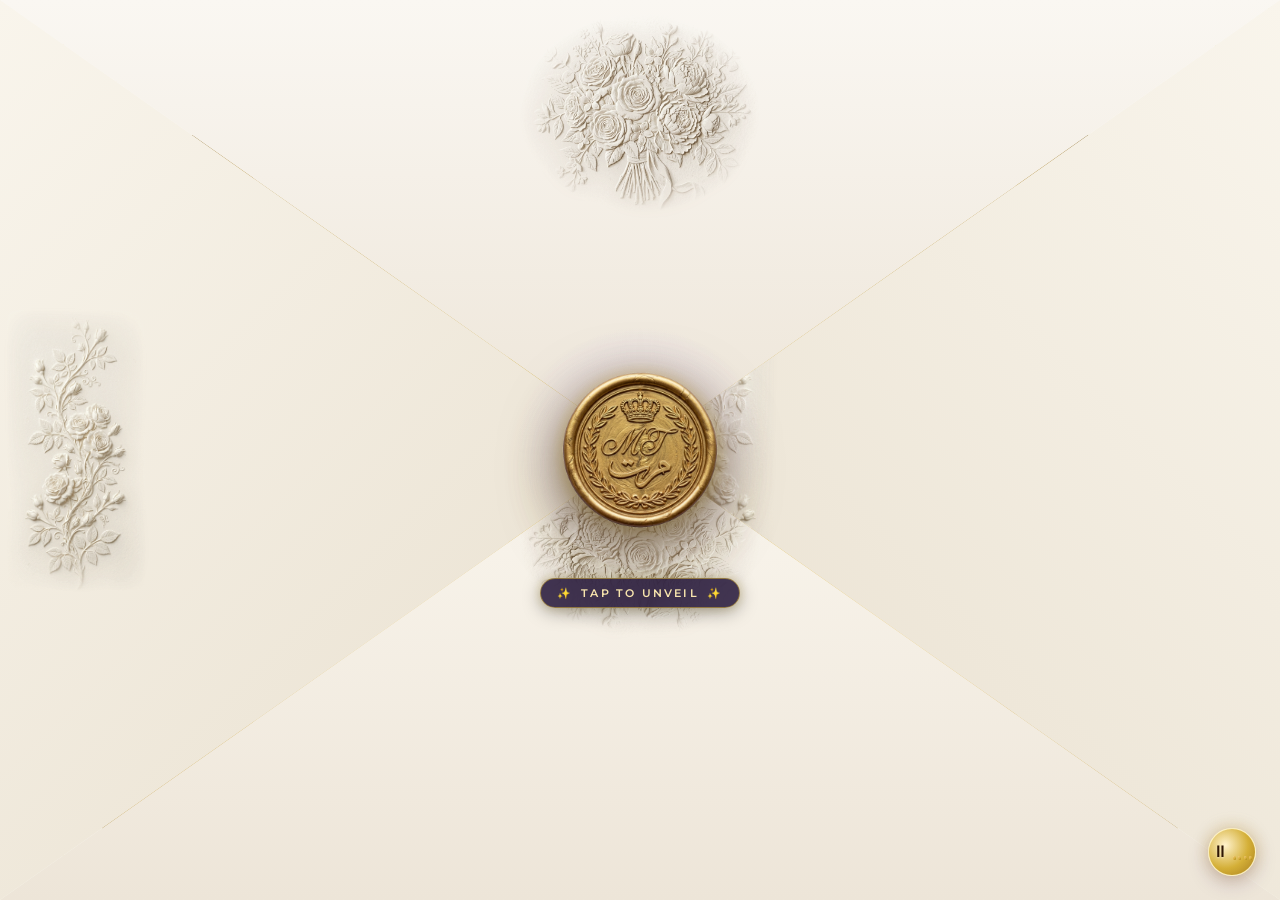
<file: index.html>
<!DOCTYPE html>
<html lang="en">
<head>
  <meta charset="UTF-8" />
  <meta name="viewport" content="width=device-width, initial-scale=1.0, maximum-scale=1.0, user-scalable=no" />
  <title>Mustafa &amp; Tasneem — Wedding Invitation</title>
  <meta name="description" content="Official Wedding Invitation of Mustafa &amp; Tasneem. An interactive Dawoodi Bohra storytelling wedding experience in royal lavender and gold." />
  
  <!-- Favicon & Fonts -->
  <link rel="preconnect" href="https://fonts.googleapis.com">
  <link rel="preconnect" href="https://fonts.gstatic.com" crossorigin>
  <link href="https://fonts.googleapis.com/css2?family=Amiri:ital,wght@0,400;0,700;1,400&family=Cinzel+Decorative:wght@400;700;900&family=Cormorant+Garamond:ital,wght@0,400;0,500;0,600;0,700;1,400;1,600&family=Great+Vibes&family=Montserrat:wght@300;400;500;600;700&display=swap" rel="stylesheet">

  <link rel="stylesheet" href="styles.css" />
</head>
<body>
  <!-- Ambient Wedding Audio Player -->
  <audio id="bg-audio" loop preload="auto">
    <source src="assets/music.mp3" type="audio/mp3">
  </audio>

  <!-- Floating Audio Equalizer Control (Matching Circular Gold Button in Reference Video) -->
  <button id="music-toggle" class="floating-music-btn" aria-label="Toggle Background Music" title="Play / Pause Music">
    <span class="music-icon-state" id="music-icon-state">⏸</span>
    <div class="eq-bars">
      <span class="bar bar-1"></span>
      <span class="bar bar-2"></span>
      <span class="bar bar-3"></span>
      <span class="bar bar-4"></span>
    </div>
  </button>

  <!-- Steady Ambient Canvas for Floating Lavender Petals, Bokeh Orbs & Golden Stardust -->
  <canvas id="petal-canvas"></canvas>

  <!-- Side Storyteller Chapter Navigation (Parallax Book) -->
  <nav class="story-nav" id="story-nav" aria-label="Invitation Chapters">
    <div class="story-nav-track">
      <a href="#chapter-union" class="story-nav-dot active" data-chapter="I" title="The Royal Union"></a>
      <a href="#chapter-invitation" class="story-nav-dot" data-chapter="II" title="The Invitation"></a>
      <a href="#chapter-date" class="story-nav-dot" data-chapter="III" title="Auspicious Date"></a>
      <a href="#chapter-rusumat" class="story-nav-dot" data-chapter="IV" title="Wedding Timeline"></a>
      <a href="#chapter-rsvp" class="story-nav-dot" data-chapter="V" title="RSVP &amp; Mubaraki"></a>
    </div>
  </nav>

  <!-- Main Container -->
  <main class="app-viewport">

    <!-- ==============================================
         PROLOGUE: FULLSCREEN ENVELOPE CLOSE-UP SCREEN
         ============================================== -->
    <!-- ==============================================
         PROLOGUE: FULLSCREEN ENVELOPE CLOSE-UP SCREEN
         ============================================== -->
    <section id="envelope-screen" class="envelope-screen fullscreen-envelope-view">
      <div class="fullscreen-envelope-container" id="envelope-box">
        
        <!-- Embossed Texture & Gilded Flaps Base -->
        <div class="envelope-full-bg"></div>

        <!-- Inner Shimmering Gold Pocket Lining -->
        <div class="envelope-pocket-liner"></div>

        <!-- Emerging Card Peek (Slides gracefully up when flap opens, matching reference video) -->
        <div class="envelope-card-peek" id="envelope-card-peek">
          <div class="peek-inner-card">
            <img src="assets/calligraphy/Asset 12.png" alt="بِسْمِ اللَّهِ الرَّحْمَٰنِ الرَّحِيمِ" class="peek-bismillah-img" />
            <img src="assets/rosette_logo.png" alt="Mustafa &amp; Tasneem Calligraphy Rosette Medallion" class="peek-logo-img" />
            <span class="peek-cursive-prefix">Together with their families</span>
            <div class="peek-couple-title">Mustafa &amp; Tasneem</div>
            <div class="peek-thuluth-title">مُصْطَفَى وَ تَسْنِيم</div>
            <div class="peek-scroll-indicator">
              <span class="peek-scroll-text">Scroll down</span>
              <span class="peek-scroll-chevron">⌄</span>
            </div>
          </div>
        </div>

        <!-- Envelope Flap Layers: 4 Authentic 3D Flaps Meeting at Center -->
        <div class="envelope-panel panel-bottom" id="panel-bottom">
          <div class="flap-embossed-flourish bouquet-bottom"></div>
        </div>
        <div class="envelope-panel panel-left" id="panel-left">
          <div class="flap-embossed-flourish vine-left"></div>
        </div>
        <div class="envelope-panel panel-right" id="panel-right">
          <div class="flap-embossed-flourish vine-right"></div>
        </div>
        <div class="envelope-panel panel-top" id="top-flap">
          <div class="flap-embossed-flourish bouquet-top"></div>
        </div>

        <!-- Expanding Golden Wave / Ripple Effect from behind Seal on Tap -->
        <div class="seal-wave-container" id="seal-waves">
          <div class="seal-wave-ring wave-1"></div>
          <div class="seal-wave-ring wave-2"></div>
          <div class="seal-wave-ring wave-3"></div>
        </div>

        <!-- Radiant Golden Light Burst from behind Seal on Tap -->
        <div class="seal-light-burst" id="seal-light-burst"></div>

        <!-- Prominent Pure Gold Wax Seal (Direct Authentic Frontal Cutout) -->
        <div class="wax-seal-macro-wrap" id="wax-seal" role="button" tabindex="0" aria-label="Open wedding invitation">
          <div class="seal-soft-aura"></div>
          <div class="seal-sunbeam-rays" id="seal-rays"></div>
          <img src="assets/seal.png" alt="Mustafa &amp; Tasneem Bilingual Gold Wax Seal (MT / م ت)" class="seal-macro-img" id="seal-img" />
        </div>

        <!-- Elegant Tap Prompt (Separate from seal so it never overlaps the gold rim) -->
        <div class="seal-tap-indicator" id="seal-indicator">
          <div class="seal-callout-pill">
            <span class="callout-sparkle">✨</span>
            <span class="callout-text">TAP TO UNVEIL</span>
            <span class="callout-sparkle">✨</span>
          </div>
        </div>
      </div>
    </section>

    <!-- Soft Ethereal Champagne Light Bloom Portal Overlay -->
    <div class="soft-light-portal" id="light-portal">
      <div class="portal-sunburst"></div>
      <div class="portal-warm-glow"></div>
    </div>

    <!-- ==============================================
         STORYTELLER PARALLAX BOOK INVITATION
         ============================================== -->
    <section id="invitation-screen" class="invitation-screen hidden">

      <!-- CHAPTER I: THE ROYAL PROCESSION & UNION (Living Archway & Walking Couple) -->
      <article class="story-chapter hero-arch-chapter" id="chapter-union">

        <div class="chapter-header">
          <span class="chapter-roman">Chapter I</span>
          <h2 class="chapter-title">The Royal Union</h2>
          <div class="ornate-separator">
            <span class="sep-line"></span>
            <span class="sep-gem">✦</span>
            <span class="sep-line"></span>
          </div>
        </div>

        <div class="bismillah-block">
          <img src="assets/calligraphy/Asset 12.png" alt="بِسْمِ اللَّهِ الرَّحْمَٰنِ الرَّحِيمِ" class="bismillah-calligraphy-img" />
          <p class="bismillah-trans">In the name of Allah, the Most Beneficent, the Most Merciful</p>
        </div>

        <!-- Grand Mughal Archway Stage with Living Motion, Swaying Lanterns & Walking Couple (Matching Reference Video) -->
        <div class="hero-archway-container" id="hero-archway-stage">
          
          <!-- Hanging Ornate Lanterns (Fanoos) with Physics Sway & Amber Flame Glow -->
          <div class="hanging-lantern lantern-left" id="lantern-left">
            <div class="lantern-chain"></div>
            <div class="lantern-body">
              <div class="lantern-flame-glow"></div>
              <svg viewBox="0 0 60 105" class="lantern-svg" aria-hidden="true">
                <defs>
                  <linearGradient id="lanternGoldGrad" x1="0%" y1="0%" x2="100%" y2="100%">
                    <stop offset="0%" stop-color="#FFF4D0"/>
                    <stop offset="30%" stop-color="#E5C368"/>
                    <stop offset="70%" stop-color="#B88A28"/>
                    <stop offset="100%" stop-color="#735212"/>
                  </linearGradient>
                  <radialGradient id="lanternGlassGlow" cx="50%" cy="50%" r="50%">
                    <stop offset="0%" stop-color="#FFFDF2" stop-opacity="1"/>
                    <stop offset="40%" stop-color="#FFE082" stop-opacity="0.95"/>
                    <stop offset="80%" stop-color="#FFB300" stop-opacity="0.8"/>
                    <stop offset="100%" stop-color="#E65100" stop-opacity="0.5"/>
                  </radialGradient>
                </defs>
                <circle cx="30" cy="6" r="4" fill="none" stroke="url(#lanternGoldGrad)" stroke-width="2"/>
                <path d="M28 10 L32 10 L30 16 Z" fill="url(#lanternGoldGrad)"/>
                <path d="M16 28 C16 18, 24 16, 30 16 C36 16, 44 18, 44 28 Z" fill="url(#lanternGoldGrad)" stroke="#523908" stroke-width="0.8"/>
                <rect x="14" y="28" width="32" height="4" rx="2" fill="url(#lanternGoldGrad)" stroke="#523908" stroke-width="0.8"/>
                <path d="M17 32 L43 32 L40 76 L20 76 Z" fill="url(#lanternGlassGlow)"/>
                <path d="M17 32 L43 32 L40 76 L20 76 Z" fill="none" stroke="url(#lanternGoldGrad)" stroke-width="1.2"/>
                <path d="M30 32 L30 76 M20 46 L40 46 M18 60 L42 60" stroke="#7A5612" stroke-width="0.9" opacity="0.75"/>
                <path d="M22 32 L38 76 M38 32 L22 76" stroke="#946B18" stroke-width="0.8" opacity="0.6"/>
                <path d="M20 76 L40 76 L34 90 L26 90 Z" fill="url(#lanternGoldGrad)" stroke="#523908" stroke-width="0.8"/>
                <circle cx="30" cy="95" r="3" fill="url(#lanternGoldGrad)" stroke="#523908" stroke-width="0.8"/>
                <path d="M30 98 L30 104" stroke="url(#lanternGoldGrad)" stroke-width="1.5"/>
              </svg>
            </div>
          </div>

          <div class="hanging-lantern lantern-right" id="lantern-right">
            <div class="lantern-chain"></div>
            <div class="lantern-body">
              <div class="lantern-flame-glow"></div>
              <svg viewBox="0 0 60 105" class="lantern-svg" aria-hidden="true">
                <circle cx="30" cy="6" r="4" fill="none" stroke="url(#lanternGoldGrad)" stroke-width="2"/>
                <path d="M28 10 L32 10 L30 16 Z" fill="url(#lanternGoldGrad)"/>
                <path d="M16 28 C16 18, 24 16, 30 16 C36 16, 44 18, 44 28 Z" fill="url(#lanternGoldGrad)" stroke="#523908" stroke-width="0.8"/>
                <rect x="14" y="28" width="32" height="4" rx="2" fill="url(#lanternGoldGrad)" stroke="#523908" stroke-width="0.8"/>
                <path d="M17 32 L43 32 L40 76 L20 76 Z" fill="url(#lanternGlassGlow)"/>
                <path d="M17 32 L43 32 L40 76 L20 76 Z" fill="none" stroke="url(#lanternGoldGrad)" stroke-width="1.2"/>
                <path d="M30 32 L30 76 M20 46 L40 46 M18 60 L42 60" stroke="#7A5612" stroke-width="0.9" opacity="0.75"/>
                <path d="M22 32 L38 76 M38 32 L22 76" stroke="#946B18" stroke-width="0.8" opacity="0.6"/>
                <path d="M20 76 L40 76 L34 90 L26 90 Z" fill="url(#lanternGoldGrad)" stroke="#523908" stroke-width="0.8"/>
                <circle cx="30" cy="95" r="3" fill="url(#lanternGoldGrad)" stroke="#523908" stroke-width="0.8"/>
                <path d="M30 98 L30 104" stroke="url(#lanternGoldGrad)" stroke-width="1.5"/>
              </svg>
            </div>
          </div>

          <!-- Archway Frame Card with Floral Bouquets & Scenic Window -->
          <div class="archway-frame-card" id="archway-card">
            <!-- Arch Floral Corner Bouquets -->
            <div class="arch-floral-corner arch-corner-left" aria-hidden="true">
              <img src="assets/floral_corner.png" alt="" class="arch-corner-img" />
            </div>
            <div class="arch-floral-corner arch-corner-right" aria-hidden="true">
              <img src="assets/floral_corner.png" alt="" class="arch-corner-img" />
            </div>

            <!-- Arch Invitation Heading Matching Video -->
            <div class="arch-invitation-heading">
              <span class="arch-script-welcome">Welcome to the</span>
              <h2 class="arch-ceremony-title">Wedding Celebration</h2>
              <span class="arch-of-script">of</span>
              <h3 class="arch-couple-title">Mustafa <span>&amp;</span> Tasneem</h3>
            </div>

            <!-- Scenic Walking Couple Stage (Continuous Video Loop & Image Fallback) -->
            <div class="arch-scenic-window" id="arch-scenic-window">
              <div class="walking-video-wrap" id="walking-video-wrap">
                <video class="couple-walk-video" id="couple-walk-video" autoplay loop muted playsinline poster="assets/couple_walking.jpg">
                  <source src="assets/couple_walking.mp4" type="video/mp4" />
                </video>
                <img src="assets/couple_walking.jpg" alt="Mustafa &amp; Tasneem Walking" class="couple-walk-fallback" />
              </div>
              <div class="arch-sunbeam-glow"></div>
            </div>
          </div>
        </div>

        <!-- Chapter I Ornate Monogram Presentation -->
        <div class="calligraphy-monogram-block">
          <div class="hero-logo-frame">
            <div class="logo-glow-halo"></div>
            <div class="logo-inner-wrapper">
              <img src="assets/rosette_logo.png" alt="Mustafa &amp; Tasneem Arabic Calligraphy Rosette Medallion" class="couple-arabic-logo" />
            </div>
          </div>
          <div class="couple-names-header">
            <span class="cursive-prefix">Together with their families</span>
            <h1 class="couple-primary-names">Mustafa &amp; Tasneem</h1>
            <div class="couple-thuluth-title">مُصْطَفَى وَ تَسْنِيم</div>
            <p class="couple-tagline">Celebrate with us as we embark on this sacred journey of companionship and barakat.</p>
          </div>
        </div>

        <!-- Scroll Down Motion Prompt (Matching Video Frame 280) -->
        <div class="chapter-scroll-prompt">
          <span class="scroll-prompt-text">Scroll down</span>
          <span class="scroll-prompt-chevron">⌄</span>
        </div>
      </article>

      <!-- Royal Section Separator -->
      <div class="royal-section-divider">
        <span class="div-line"></span>
        <span class="div-ornament"><span class="div-gem">✦</span><span class="div-rosette">❖</span><span class="div-gem">✦</span></span>
        <span class="div-line rev"></span>
      </div>

      <!-- CHAPTER II: THE INVITATION (Traditional Bohra Invitation Card) -->
      <article class="story-chapter" id="chapter-invitation">
        <div class="chapter-header">
          <span class="chapter-roman">Chapter II</span>
          <h2 class="chapter-title">The Invitation</h2>
          <div class="ornate-separator">
            <span class="sep-line"></span>
            <span class="sep-gem">✦</span>
            <span class="sep-line"></span>
          </div>
        </div>

        <!-- Live Invitation Customizer Toolbar -->
        <div class="card-customizer-bar" id="card-customizer-bar">
          <button id="toggle-editor-btn" class="btn-customizer-toggle" title="Customize Invitation Text &amp; Styling">
            <span class="btn-icon">✏️</span>
            <span class="btn-text">Customize Card Content</span>
          </button>

          <!-- Drawer that expands when toggle is clicked -->
          <div class="card-editor-panel hidden" id="card-editor-panel">
            <div class="editor-header">
              <div class="editor-header-text">
                <span class="editor-title">🖋️ Live Card Customizer</span>
                <span class="editor-subtext">Click any text directly on the card to edit, or adjust layout below</span>
              </div>
              <button id="close-editor-x" class="editor-close-x" title="Close editor">✕</button>
            </div>

            <div class="editor-controls-row">
              <div class="control-unit">
                <label for="card-width-slider">Card Frame Width:</label>
                <div class="slider-with-val">
                  <input type="range" id="card-width-slider" min="540" max="950" value="780" step="10">
                  <span id="card-width-val">780px</span>
                </div>
              </div>

              <div class="control-unit">
                <label for="text-box-width-slider">Text Box Length / Width:</label>
                <div class="slider-with-val">
                  <input type="range" id="text-box-width-slider" min="200" max="900" value="720" step="10">
                  <span id="text-box-width-val">Full</span>
                </div>
              </div>

              <div class="control-unit">
                <label>Text Size (Selected Text):</label>
                <div class="btn-font-group">
                  <button id="font-dec-btn" class="btn-mini-tool" title="Decrease Font Size">A-</button>
                  <span id="font-size-indicator">Standard</span>
                  <button id="font-inc-btn" class="btn-mini-tool" title="Increase Font Size">A+</button>
                </div>
              </div>

              <div class="control-unit">
                <label for="card-padding-slider">Card Padding:</label>
                <div class="slider-with-val">
                  <input type="range" id="card-padding-slider" min="15" max="60" value="35" step="5">
                  <span id="card-padding-val">35px</span>
                </div>
              </div>
            </div>

            <div class="editor-actions-row">
              <button id="save-card-btn" class="btn-editor-action save-btn">
                <span>💾 Save Customization</span>
              </button>
              <button id="reset-card-btn" class="btn-editor-action reset-btn">
                <span>↺ Reset to Default</span>
              </button>
              <button id="close-editor-btn" class="btn-editor-action done-btn">
                <span>✓ Done Preview</span>
              </button>
            </div>
            <p class="editor-tip">💡 Tip: Changes are saved to your browser and reflected live on the invitation!</p>
          </div>
        </div>

        <div class="bohra-invitation-stage" id="invitation-card-stage">
          <div class="parchment-body" id="card-parchment-body">
              <!-- Top Ornate Calligraphy Bar -->
              <div class="card-calligraphy-topbar">
                <div class="top-medallion-box left-med">
                  <img src="assets/calligraphy/Asset 7.png" alt="الحمد لله شكرا لله" class="alhamdolillah-medallion-img" />
                </div>
                <div class="top-bismillah-box">
                  <img src="assets/calligraphy/Asset 12.png" alt="بِسْمِ اللَّهِ الرَّحْمَٰنِ الرَّحِيمِ" class="bismillah-card-header-img" />
                </div>
                <div class="top-medallion-box right-med">
                  <img src="assets/calligraphy/Asset 7.png" alt="الحمد لله شكرا لله" class="alhamdolillah-medallion-img" />
                </div>
              </div>

              <!-- Sacred Stanzas & Dawat Mubarak Texts -->
              <div class="dawat-poetry-section">
                <div class="arabic-poetry-callig-wrap">
                  <img src="assets/calligraphy/Asset 10.png" alt="وَاللهِ ذَنْبِي حُبُّكُمْ فَأُحِبُّكُمْ" class="arabic-poetry-callig-img" />
                </div>
                
                <p class="lisan-stanza-line">خدا نا قسم ! مارو دين آپ سگلا ني محبّة چھے ، تو پچهي ميں آپ سگلا ني محبّة كروں چھوں</p>
                <p class="lisan-stanza-line">مارا هرايك ذرّة نا هرايك حصّة ما - ماري محبّة آپ سگلا نا واسطے</p>
                
                <p class="lisan-stanza-line">الله سبحانه وتعالى نا فضل سي پنجتن پاك انے</p>
                <p class="lisan-stanza-line">ائمّة طاهرين ني محبّة پر ، لاسيما الداعي الأجل الفاطمي</p>
                
                <!-- Holy Syedna Mufaddal Saifuddin Calligraphy Block -->
                <div class="syedna-calligraphy-wrap">
                  <img src="assets/calligraphy/Asset 13.png" alt="سيدنا أبو جعفر الصادق عالي قدر مفضل سيف الدين ط ع" class="syedna-calligraphy-img" />
                </div>

                <p class="lisan-stanza-line">ني محبّة نا سبب دين انے دنيا ني سعادات نصيب تھائي چھے ،</p>
                <p class="lisan-stanza-line">مولانا المنعم ط ع ني محبّة انے آپ ني دعاء مبارك سي همارو دين كامل چھے ، يه دعاء مبارك نا طفيل</p>
              </div>

              <!-- Groom & Bride Section (Exact Layout from Uploaded Card) -->
              <div class="bohra-card-couple-grid">
                <!-- Groom Side (Right Column in RTL) -->
                <div class="couple-side-col groom-side">
                  <span class="kinship-label">الأَبْنُ الْعَزِيز</span>
                  <h3 class="thuluth-calligraphy-name">مُصْطَفَى</h3>
                  <div class="family-parent-lines">
                    <p class="parent-line-bold">طاهره بائي</p>
                    <p class="parent-line-sub">جوهربھائي سيفي</p>
                  </div>
                </div>

                <!-- Center Knot & Announcement -->
                <div class="couple-center-knot">
                  <span class="knot-wedding-script">ني شَادِي مَع</span>
                  <span class="knot-sub-script">فِي مَسَرَّة نَصِيب تَھئِي چھے</span>
                </div>

                <!-- Bride Side (Left Column in RTL) -->
                <div class="couple-side-col bride-side">
                  <span class="kinship-label">البِنْتُ العَزِيزَة</span>
                  <h3 class="thuluth-calligraphy-name">تَسْنِيم</h3>
                  <div class="family-parent-lines">
                    <p class="parent-line-bold">بنت بتول بائي</p>
                    <p class="parent-line-sub">ملا قائد جوهر بھائی وجھي</p>
                  </div>
                </div>
              </div>

              <!-- Sacred Raza Mubarak Announcement -->
              <div class="card-raza-ceremony-box">
                <p class="nikah-raza-callout">(مولانا المفضل ط ع نا دست مبارك پر عقد النكاح نوشرف حاصل تھيو چھے)</p>
                <p class="invitation-request-line">يه خوش موقع پر اظهار مسرة ما آپنے مع الاكرام اذن عرض كريئے چھے ،</p>
                <p class="invitation-request-line">يه قبول كري هماري خوشي ما شامل تھئیئے ،</p>
              </div>

              <!-- Golden Event Details Box -->
              <div class="card-event-details-box">
                <div class="event-details-inner">
                  <div class="event-detail-row">
                    <span class="event-detail-eng">26th January 2026 - Monday</span>
                    <span class="event-detail-sep">|</span>
                    <span class="event-detail-arabic">يَوْمُ الإِثْنَيْن - ۸ مِي شَعْبَانِ الكَرِيم ١٤٤٧ هـ</span>
                  </div>
                  <div class="event-detail-row">
                    <span class="event-detail-eng">Time: 12:00 PM</span>
                    <span class="event-detail-sep">|</span>
                    <span class="event-detail-arabic">وَقْت - قَبْلَ زَوَال - پَٹِيرُو مَجْلِس ، مَرْدُو دَرِيس</span>
                  </div>
                  <div class="event-detail-row">
                    <span class="event-detail-eng">Pulgaon, Maharashtra</span>
                    <span class="event-detail-sep">|</span>
                    <span class="event-detail-arabic">جَگَہ - پُلْگَام مَوَائِد ، مَهَارَاشْٹرَا</span>
                  </div>
                </div>
              </div>

              <!-- Family Signatures Section -->
              <div class="card-family-signatures-wrap">
                <span class="dawat-ubaid-title">عَبْدُ سَيِّدِنَا المُنْعَام وَامَانَتُه ط ع</span>
                
                <div class="family-signatures-columns">
                  <div class="signature-col right-sign-col">
                    <p class="sign-name">مرحوم غلام عباس بھائی</p>
                    <p class="sign-name">جوهر بھائی غلام عباس بھائی</p>
                    <p class="sign-name">حاتم بھائی کانچوالا</p>
                  </div>

                  <div class="signature-col left-sign-col">
                    <p class="sign-name">مرحومہ محفوظہ بائی</p>
                    <p class="sign-name">طاہرہ بائی جوہر بھائی</p>
                    <p class="sign-name">سکینہ بائی کانچوالا</p>
                  </div>
                </div>

                <p class="final-salutations">بھائیو، بھابیو، بہنو، انے بہنوئی ناسلام</p>
              </div>
            </div>
          </div>
      </article>

      <!-- Royal Section Separator -->
      <div class="royal-section-divider">
        <span class="div-line"></span>
        <span class="div-ornament"><span class="div-gem">✦</span><span class="div-rosette">❖</span><span class="div-gem">✦</span></span>
        <span class="div-line rev"></span>
      </div>

      <!-- CHAPTER III: THE AUSPICIOUS DATE & COUNTDOWN -->
      <article class="story-chapter" id="chapter-date">
        <div class="chapter-header">
          <span class="chapter-roman">Chapter III</span>
          <h2 class="chapter-title">Auspicious Date &amp; Countdown</h2>
          <div class="ornate-separator">
            <span class="sep-line"></span>
            <span class="sep-gem">✦</span>
            <span class="sep-line"></span>
          </div>
        </div>

        <!-- Interactive 3-Block Scratch-to-Reveal Grid -->
        <div class="luxury-card-box scratch-container">
          <div class="card-ornament top-center">❖</div>
          <span class="section-eyebrow">Interactive Milestone</span>
          <h3 class="card-title">Scratch to Reveal Date</h3>
          <p class="scratch-instructions">Rub the golden shimmering foil across the 3 blocks below to unveil the celebration date!</p>

          <div class="scratch-grid-3">
            <!-- Block 1: Date -->
            <div class="scratch-tile-block" data-block="1">
              <div class="tile-reveal-content">
                <span class="tile-val-huge">26</span>
                <span class="tile-category-tag">Date</span>
              </div>
              <canvas id="scratch-canvas-1" class="tile-scratch-canvas" width="220" height="140"></canvas>
            </div>

            <!-- Block 2: Month -->
            <div class="scratch-tile-block" data-block="2">
              <div class="tile-reveal-content">
                <span class="tile-val-huge">JAN</span>
                <span class="tile-category-tag">Month</span>
              </div>
              <canvas id="scratch-canvas-2" class="tile-scratch-canvas" width="220" height="140"></canvas>
            </div>

            <!-- Block 3: Year -->
            <div class="scratch-tile-block" data-block="3">
              <div class="tile-reveal-content">
                <span class="tile-val-huge">2026</span>
                <span class="tile-category-tag">Year</span>
              </div>
              <canvas id="scratch-canvas-3" class="tile-scratch-canvas" width="220" height="140"></canvas>
            </div>
          </div>

          <div class="scratch-progress-wrap">
            <div class="scratch-progress-bar" id="scratch-progress"></div>
            <span class="scratch-hint" id="scratch-hint">Scratch all 3 blocks to unveil! (0 of 3 Revealed)</span>
          </div>

          <!-- Revealed Complete Summary & Calendar Action -->
          <div class="scratch-revealed-summary" id="scratch-revealed-summary">
            <div class="revealed-badge">
              <span class="badge-sparkle">✨</span>
              <span class="badge-tag">SAVE THE DATE</span>
              <span class="badge-sparkle">✨</span>
            </div>
            <p class="revealed-full-detail">
              <strong>26th January 2026, Monday</strong> • <strong>Pulgaon, Maharashtra</strong>
            </p>
            <p class="revealed-hijri-date">8 Shaban al-Karim 1447 H (۸ مي شعبان الكريم ١٤٤٧ هـ)</p>
            <div class="add-cal-btn-wrap">
              <button id="add-to-cal-btn" class="btn-gold-action">
                <span class="btn-icon">📅</span> Add to Calendar
              </button>
            </div>
          </div>
        </div>

        <!-- Live Real-Time Countdown Timer -->
        <div class="luxury-card-box countdown-box">
          <span class="section-eyebrow">Ticking Down</span>
          <h3 class="card-title">Counting Down to Forever</h3>
          
          <div class="timer-grid" id="countdown-timer">
            <div class="timer-item">
              <span class="time-digit" id="cd-days">00</span>
              <span class="time-label">DAYS</span>
            </div>
            <div class="timer-colon">:</div>
            <div class="timer-item">
              <span class="time-digit" id="cd-hours">00</span>
              <span class="time-label">HOURS</span>
            </div>
            <div class="timer-colon">:</div>
            <div class="timer-item">
              <span class="time-digit" id="cd-minutes">00</span>
              <span class="time-label">MINUTES</span>
            </div>
            <div class="timer-colon">:</div>
            <div class="timer-item">
              <span class="time-digit" id="cd-seconds">00</span>
              <span class="time-label">SECONDS</span>
            </div>
          </div>

          <p class="timer-subtext">Until we celebrate this joyous union and festive Shaadi moments together ✨</p>
        </div>
      </article>

      <!-- Royal Section Separator -->
      <div class="royal-section-divider">
        <span class="div-line"></span>
        <span class="div-ornament"><span class="div-gem">✦</span><span class="div-rosette">❖</span><span class="div-gem">✦</span></span>
        <span class="div-line rev"></span>
      </div>

      <!-- CHAPTER IV: WEDDING TIMELINE (Sacred Rusumat) -->
      <article class="story-chapter" id="chapter-rusumat">
        <div class="chapter-header">
          <span class="chapter-roman">Chapter IV</span>
          <h2 class="chapter-title script-timeline-title">Wedding Timeline</h2>
          <div class="ornate-separator">
            <span class="sep-line"></span>
            <span class="sep-gem">✦</span>
            <span class="sep-line"></span>
          </div>
          <p class="chapter-subtitle">Join us across the cherished Dawoodi Bohra wedding customs</p>
        </div>

        <div class="serpentine-timeline-container">
          <!-- Background Curved Winding Dashed Path -->
          <svg class="timeline-winding-svg" viewBox="0 0 400 960" preserveAspectRatio="none" aria-hidden="true">
            <defs>
              <linearGradient id="pathGradient" x1="0%" y1="0%" x2="0%" y2="100%">
                <stop offset="0%" stop-color="#C0392B" stop-opacity="0.75" />
                <stop offset="50%" stop-color="#D4AF37" stop-opacity="0.85" />
                <stop offset="100%" stop-color="#C0392B" stop-opacity="0.75" />
              </linearGradient>
            </defs>
            <path class="winding-dashed-line" d="M 290 120 C 230 170, 110 200, 110 330 C 110 460, 290 460, 290 590 C 290 710, 110 720, 110 840" fill="none" stroke="url(#pathGradient)" stroke-width="2.5" stroke-dasharray="6,8" />
          </svg>

          <!-- 1. Khushi ni Darees (Right) -->
          <div class="timeline-node node-right" data-node="1">
            <div class="node-badge-wrap">
              <div class="circular-badge-frame">
                <img src="assets/rusumat_darees.png" alt="Khushi ni Darees" class="badge-round-img" />
              </div>
            </div>
            <div class="node-content">
              <h3 class="node-script-title">Khushi ni Darees</h3>
              <p class="node-desc">Recitation of the Holy Quran, zikr, praises, and prayers seeking divine blessings prior to the Shaadi.</p>
              <div class="node-meta">
                <span class="node-meta-item"><i class="meta-icon">🗓️</i> Friday, 23rd January 2026</span>
                <span class="node-meta-item"><i class="meta-icon">⏰</i> 10:00 AM onwards</span>
                <span class="node-meta-item"><i class="meta-icon">📍</i> Saifee Villa, Pulgaon, Maharashtra</span>
              </div>
              <a href="https://maps.google.com/?q=Pulgaon+Maharashtra" target="_blank" class="btn-mini-map">📍 View on Google Maps</a>
            </div>
          </div>

          <!-- 2. Mithi Shitabi & Mandvo (Left) -->
          <div class="timeline-node node-left" data-node="2">
            <div class="node-badge-wrap">
              <div class="circular-badge-frame">
                <img src="assets/rusumat_shitabi.png" alt="Mithi Shitabi &amp; Mandvo" class="badge-round-img" />
              </div>
            </div>
            <div class="node-content">
              <h3 class="node-script-title">Mithi Shitabi</h3>
              <p class="node-desc">Auspicious canopy blessings, traditional sweets, and family prayers celebrating the wedding threshold.</p>
              <div class="node-meta">
                <span class="node-meta-item"><i class="meta-icon">🗓️</i> Friday, 23rd January 2026</span>
                <span class="node-meta-item"><i class="meta-icon">⏰</i> 04:30 PM</span>
                <span class="node-meta-item"><i class="meta-icon">📍</i> Courtyard, Pulgaon, Maharashtra</span>
              </div>
              <a href="https://maps.google.com/?q=Pulgaon+Maharashtra" target="_blank" class="btn-mini-map">📍 View on Google Maps</a>
            </div>
          </div>

          <!-- 3. Aqd al-Nikah & Zafaf (Right) -->
          <div class="timeline-node node-right" data-node="3">
            <div class="node-badge-wrap">
              <div class="circular-badge-frame">
                <img src="assets/rusumat_nikah.png" alt="Nikah &amp; Zafaf" class="badge-round-img" />
              </div>
            </div>
            <div class="node-content">
              <h3 class="node-script-title">Nikah &amp; Zafaf</h3>
              <p class="node-desc">Sacred blessings under the pious Raza Mubarak of His Holiness Syedna Mufaddal Saifuddin (TUS), followed by joyful wedding festivities.</p>
              <div class="node-meta">
                <span class="node-meta-item"><i class="meta-icon">🗓️</i> Monday, 26th January 2026</span>
                <span class="node-meta-item"><i class="meta-icon">⏰</i> 12:00 PM Sharp</span>
                <span class="node-meta-item"><i class="meta-icon">📍</i> Pulgaon Mawaid, Maharashtra</span>
              </div>
              <a href="https://maps.google.com/?q=Pulgaon+Maharashtra" target="_blank" class="btn-mini-map">📍 View on Google Maps</a>
            </div>
          </div>

          <!-- 4. Valima Celebration (Left) -->
          <div class="timeline-node node-left" data-node="4">
            <div class="node-badge-wrap">
              <div class="circular-badge-frame">
                <img src="assets/rusumat_valima.png" alt="Valima Celebration" class="badge-round-img" />
              </div>
            </div>
            <div class="node-content">
              <h3 class="node-script-title">Valima</h3>
              <p class="node-desc">Traditional Bohra wedding feast served in the Thaal followed by an enchanting evening of congratulations and joy celebrating the newlyweds.</p>
              <div class="node-meta">
                <span class="node-meta-item"><i class="meta-icon">🗓️</i> Monday, 26th January 2026</span>
                <span class="node-meta-item"><i class="meta-icon">⏰</i> 07:30 PM onwards</span>
                <span class="node-meta-item"><i class="meta-icon">📍</i> Grand Hall, Pulgaon, Maharashtra</span>
              </div>
              <a href="https://maps.google.com/?q=Pulgaon+Maharashtra" target="_blank" class="btn-mini-map">📍 View on Google Maps</a>
            </div>
          </div>

        </div>
      </article>

      <!-- Royal Section Separator -->
      <div class="royal-section-divider">
        <span class="div-line"></span>
        <span class="div-ornament"><span class="div-gem">✦</span><span class="div-rosette">❖</span><span class="div-gem">✦</span></span>
        <span class="div-line rev"></span>
      </div>

      <!-- CHAPTER V: RSVP & MUBARAKI DUA -->
      <article class="story-chapter" id="chapter-rsvp">
        <div class="chapter-header">
          <span class="chapter-roman">Chapter V</span>
          <h2 class="chapter-title">RSVP &amp; Mubaraki Dua</h2>
          <div class="ornate-separator">
            <span class="sep-line"></span>
            <span class="sep-gem">✦</span>
            <span class="sep-line"></span>
          </div>
        </div>

        <div class="luxury-card-box rsvp-box">
          <span class="section-eyebrow">Respond &amp; Bless</span>
          <h3 class="card-title">Confirm Attendance</h3>
          <p class="rsvp-subtext">Your presence and prayers will illuminate our celebration. Please kindly let us know your plans below:</p>

          <form id="rsvp-form" class="rsvp-form">
            <div class="form-group">
              <label for="guest-name">Full Name *</label>
              <input type="text" id="guest-name" required placeholder="e.g. Mufaddal Bhai / Fatema Ben" />
            </div>

            <div class="form-row">
              <div class="form-group half">
                <label for="guest-phone">Phone / WhatsApp *</label>
                <input type="tel" id="guest-phone" required placeholder="+91 98765 43210" />
              </div>
              <div class="form-group half">
                <label for="guest-count">Number of Guests</label>
                <select id="guest-count">
                  <option value="1">1 Person</option>
                  <option value="2" selected>2 Persons</option>
                  <option value="3">3 Persons</option>
                  <option value="4">4 Persons</option>
                  <option value="5+">Family (5+ Persons)</option>
                </select>
              </div>
            </div>

            <div class="form-group">
              <label>Will you be attending?</label>
              <div class="radio-pill-group">
                <label class="radio-pill">
                  <input type="radio" name="attendance" value="Joyfully Attending" checked />
                  <span>🎉 Joyfully Attending</span>
                </label>
                <label class="radio-pill">
                  <input type="radio" name="attendance" value="Regretfully Cannot" />
                  <span>🕊️ Sending Dua From Afar</span>
                </label>
              </div>
            </div>

            <div class="form-group">
              <label for="guest-message">Mubaraki Wish / Dua for the Couple</label>
              <textarea id="guest-message" rows="3" placeholder="Write your heartfelt congratulations, dua, or warm wishes here..."></textarea>
            </div>

            <button type="submit" class="btn-submit-rsvp" id="submit-rsvp-btn">
              <span class="btn-text">Send RSVP &amp; Mubaraki</span>
              <span class="btn-sparkle">✨</span>
            </button>
          </form>

          <div id="rsvp-feedback" class="rsvp-feedback hidden">
            <div class="feedback-icon">💐</div>
            <h4>Mubarak! Your RSVP has been received!</h4>
            <p>Shukran for your warm prayers and response. We look forward to celebrating together!</p>
          </div>

          <!-- Live Mubaraki & Wishes Wall -->
          <div class="wishes-board" id="wishes-board">
            <div class="wishes-title-bar">
              <span class="wishes-crown">👑</span>
              <h4>Warm Wishes &amp; Dua Board</h4>
            </div>
            <div class="wishes-list" id="wishes-list">
              <!-- Dynamically populated only when real wishes exist -->
            </div>
          </div>
        </div>
      </article>

      <!-- Royal Section Separator -->
      <div class="royal-section-divider">
        <span class="div-line"></span>
        <span class="div-ornament"><span class="div-gem">✦</span><span class="div-rosette">❖</span><span class="div-gem">✦</span></span>
        <span class="div-line rev"></span>
      </div>

      <!-- EPILOGUE: IN DIVINE GRATITUDE -->
      <footer class="invite-footer">
        <div class="footer-seal-emblem">
          <img src="assets/seal.png" alt="Royal Gold Wax Seal" class="footer-mini-seal" />
        </div>

        <div class="footer-family-gratitude">
          <h3 class="footer-gratitude-title">With Deepest Gratitude</h3>
          <p class="footer-gratitude-text">
            With profound gratitude in our hearts, we thank the Almighty for this joyous occasion.<br>
            Your esteemed presence, warmth, and heartfelt prayers will illuminate our celebration and deeply honor our families as we unite Mustafa &amp; Tasneem in love and barakat.<br>
            We would be truly blessed to have you celebrate with us.
          </p>
          <div class="footer-family-signatures">
            <p class="family-sign-line">Saifee &amp; Vajhi Families</p>
            <p class="footer-year">26th January 2026 • Pulgaon, Maharashtra</p>
          </div>
        </div>

        <div class="footer-back-to-top">
          <button id="back-to-top-btn" class="back-to-top-link">↑ Back to Top</button>
        </div>
      </footer>

    </section>
  </main>

  <script src="app.js"></script>
</body>
</html>
</file>
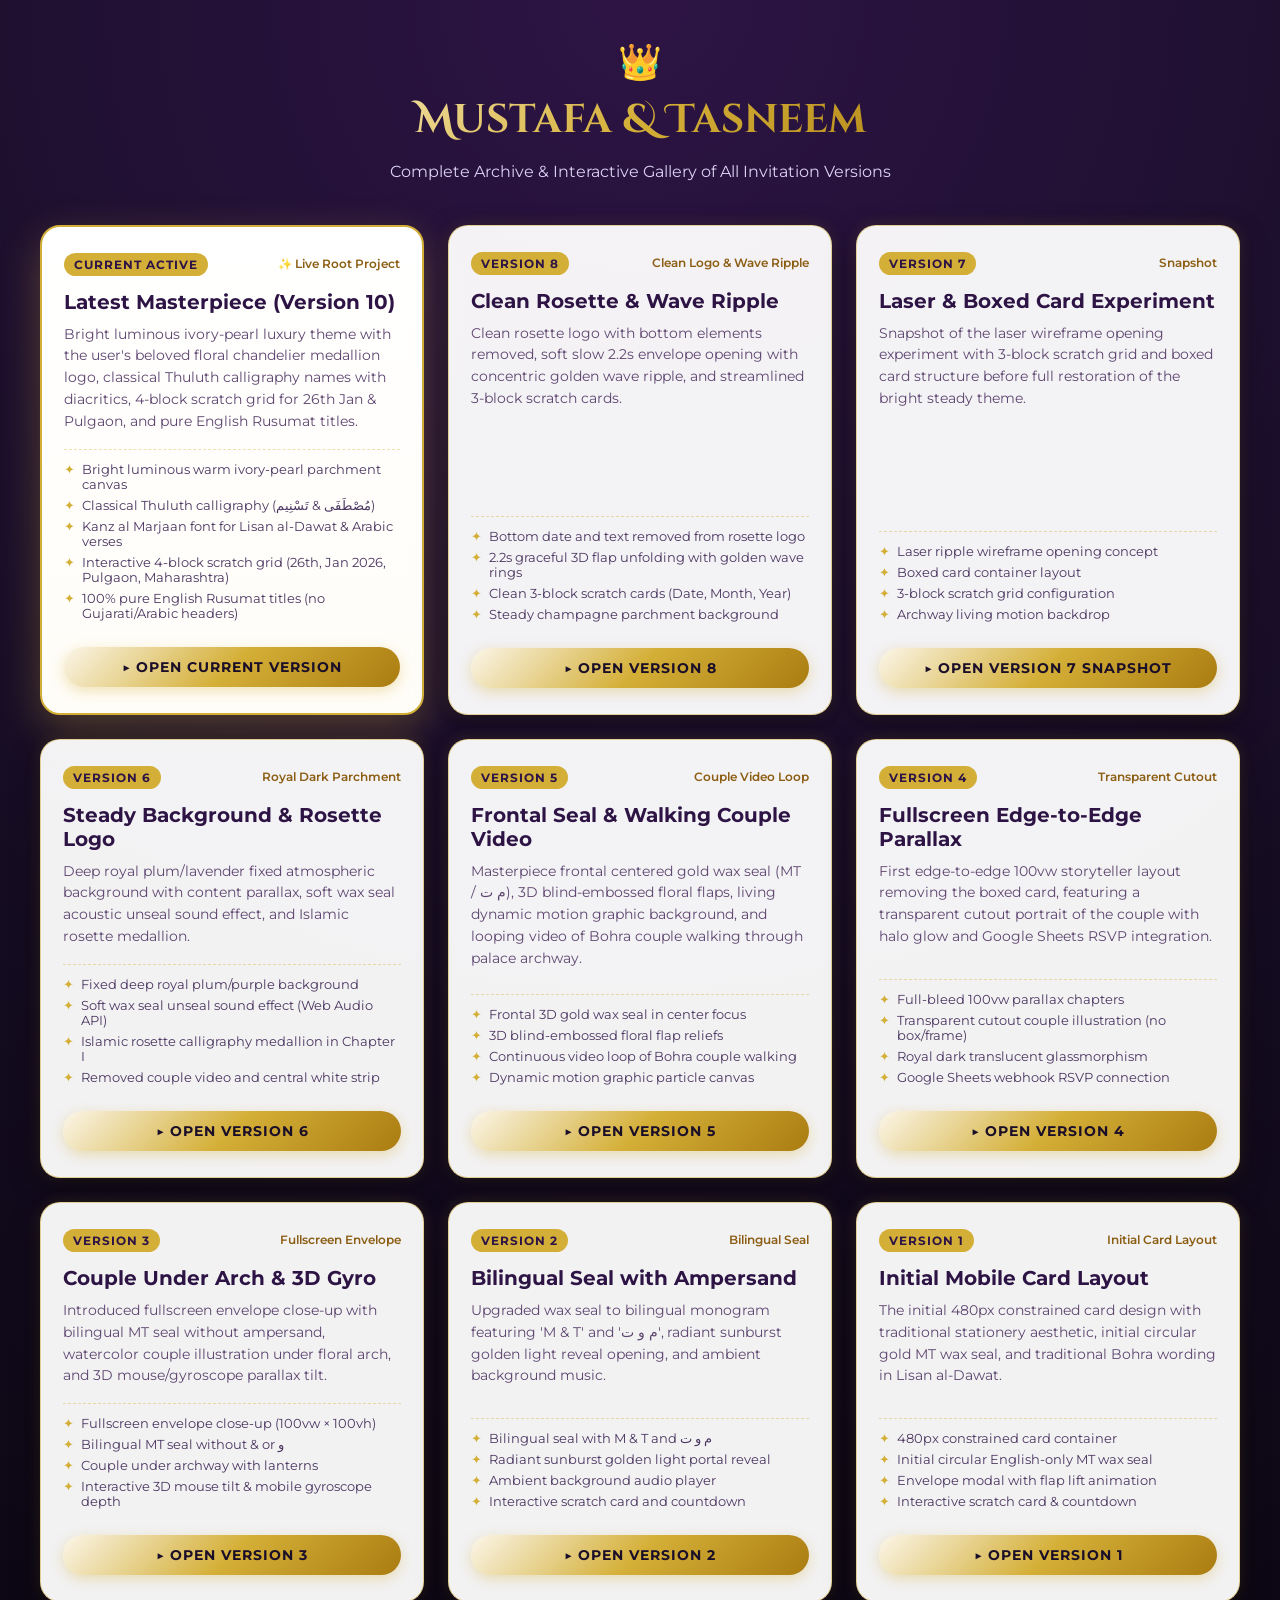
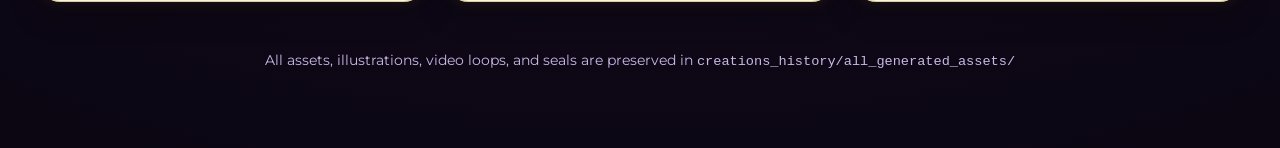
<file: creations_history/index.html>
<!DOCTYPE html>
<html lang="en">
<head>
  <meta charset="UTF-8" />
  <meta name="viewport" content="width=device-width, initial-scale=1.0" />
  <title>Mustafa &amp; Tasneem — Wedding Invitation Version Gallery</title>
  <link rel="preconnect" href="https://fonts.googleapis.com">
  <link rel="preconnect" href="https://fonts.gstatic.com" crossorigin>
  <link href="https://fonts.googleapis.com/css2?family=Cinzel+Decorative:wght@700&family=Montserrat:wght@400;600;700&display=swap" rel="stylesheet">
  <style>
    :root {
      --bg: #140C20;
      --card-bg: rgba(255, 255, 255, 0.95);
      --gold: #D4AF37;
      --gold-dark: #8C5E14;
      --text: #2D1A3E;
      --text-muted: #5E4670;
    }
    * { box-sizing: border-box; margin: 0; padding: 0; }
    body {
      background: radial-gradient(circle at 50% 0%, #2D1445 0%, #140C20 60%, #0B0612 100%);
      color: #FFF;
      font-family: 'Montserrat', sans-serif;
      min-height: 100vh;
      padding: 40px 20px 80px;
    }
    .header {
      text-align: center;
      max-width: 800px;
      margin: 0 auto 40px;
    }
    .crown { font-size: 2.2rem; margin-bottom: 10px; }
    h1 {
      font-family: 'Cinzel Decorative', serif;
      font-size: clamp(1.8rem, 4vw, 2.5rem);
      background: linear-gradient(135deg, #FFF6D6 0%, #D4AF37 50%, #AA7C11 100%);
      -webkit-background-clip: text;
      background-clip: text;
      color: transparent;
      margin-bottom: 12px;
    }
    p.subtitle {
      font-size: 1rem;
      color: #DDD2F2;
      line-height: 1.6;
    }
    .grid {
      display: grid;
      grid-template-columns: repeat(auto-fit, minmax(320px, 1fr));
      gap: 24px;
      max-width: 1200px;
      margin: 0 auto;
    }
    .version-card {
      background: var(--card-bg);
      border-radius: 20px;
      padding: 26px 22px;
      color: var(--text);
      border: 1.5px solid rgba(212, 175, 55, 0.5);
      box-shadow: 0 10px 30px rgba(0, 0, 0, 0.35), 0 0 15px rgba(212, 175, 55, 0.15);
      display: flex;
      flex-direction: column;
      justify-content: space-between;
      transition: transform 0.25s ease, box-shadow 0.25s ease;
    }
    .version-card:hover {
      transform: translateY(-4px);
      box-shadow: 0 16px 36px rgba(0, 0, 0, 0.45), 0 0 25px rgba(212, 175, 55, 0.3);
      border-color: var(--gold);
    }
    .version-card.current {
      border: 2.5px solid var(--gold);
      background: linear-gradient(180deg, #FFFFFF 0%, #FFFDF8 100%);
      box-shadow: 0 14px 40px rgba(212, 175, 55, 0.3);
    }
    .badge-bar {
      display: flex;
      justify-content: space-between;
      align-items: center;
      margin-bottom: 14px;
    }
    .version-tag {
      background: var(--gold);
      color: #2D1445;
      font-weight: 700;
      font-size: 0.75rem;
      letter-spacing: 1px;
      padding: 4px 10px;
      border-radius: 12px;
      text-transform: uppercase;
    }
    .status-tag {
      font-size: 0.72rem;
      font-weight: 600;
      color: var(--gold-dark);
    }
    h2 {
      font-size: 1.25rem;
      color: #2D1445;
      margin-bottom: 10px;
      font-weight: 700;
    }
    .desc {
      font-size: 0.88rem;
      color: var(--text-muted);
      line-height: 1.55;
      margin-bottom: 16px;
      flex-grow: 1;
    }
    .features-list {
      list-style: none;
      font-size: 0.8rem;
      color: #4A3560;
      margin-bottom: 20px;
      border-top: 1px dashed rgba(212, 175, 55, 0.4);
      padding-top: 12px;
    }
    .features-list li {
      margin-bottom: 6px;
      padding-left: 18px;
      position: relative;
    }
    .features-list li::before {
      content: '✦';
      position: absolute;
      left: 0;
      color: var(--gold);
    }
    .btn-open {
      display: block;
      text-align: center;
      background: linear-gradient(135deg, #FBF6E9 0%, #D4AF37 50%, #AA7C11 100%);
      color: #1A0E28;
      font-weight: 700;
      font-size: 0.85rem;
      letter-spacing: 1px;
      text-transform: uppercase;
      padding: 12px 20px;
      border-radius: 25px;
      text-decoration: none;
      box-shadow: 0 4px 14px rgba(212, 175, 55, 0.35);
      transition: transform 0.2s ease, box-shadow 0.2s ease;
    }
    .btn-open:hover {
      transform: translateY(-2px);
      box-shadow: 0 6px 18px rgba(212, 175, 55, 0.5);
    }
    .footer-note {
      text-align: center;
      margin-top: 50px;
      font-size: 0.85rem;
      color: #C8B8E6;
    }
  </style>
</head>
<body>

  <div class="header">
    <div class="crown">👑</div>
    <h1>Mustafa &amp; Tasneem</h1>
    <p class="subtitle">Complete Archive &amp; Interactive Gallery of All Invitation Versions</p>
  </div>

  <div class="grid">

    <!-- Active Root Version -->
    <div class="version-card current">
      <div class="badge-bar">
        <span class="version-tag">Current Active</span>
        <span class="status-tag">✨ Live Root Project</span>
      </div>
      <h2>Latest Masterpiece (Version 10)</h2>
      <p class="desc">Bright luminous ivory-pearl luxury theme with the user's beloved floral chandelier medallion logo, classical Thuluth calligraphy names with diacritics, 4-block scratch grid for 26th Jan &amp; Pulgaon, and pure English Rusumat titles.</p>
      <ul class="features-list">
        <li>Bright luminous warm ivory-pearl parchment canvas</li>
        <li>Classical Thuluth calligraphy (مُصْطَفَى &amp; تَسْنِيم)</li>
        <li>Kanz al Marjaan font for Lisan al-Dawat &amp; Arabic verses</li>
        <li>Interactive 4-block scratch grid (26th, Jan 2026, Pulgaon, Maharashtra)</li>
        <li>100% pure English Rusumat titles (no Gujarati/Arabic headers)</li>
      </ul>
      <a href="../index.html" class="btn-open">▶ Open Current Version</a>
    </div>

    <!-- Version 8 -->
    <div class="version-card">
      <div class="badge-bar">
        <span class="version-tag">Version 8</span>
        <span class="status-tag">Clean Logo &amp; Wave Ripple</span>
      </div>
      <h2>Clean Rosette &amp; Wave Ripple</h2>
      <p class="desc">Clean rosette logo with bottom elements removed, soft slow 2.2s envelope opening with concentric golden wave ripple, and streamlined 3-block scratch cards.</p>
      <ul class="features-list">
        <li>Bottom date and text removed from rosette logo</li>
        <li>2.2s graceful 3D flap unfolding with golden wave rings</li>
        <li>Clean 3-block scratch cards (Date, Month, Year)</li>
        <li>Steady champagne parchment background</li>
      </ul>
      <a href="v8_clean_logo_and_3block_scratch/index.html" class="btn-open">▶ Open Version 8</a>
    </div>

    <!-- Version 7 -->
    <div class="version-card">
      <div class="badge-bar">
        <span class="version-tag">Version 7</span>
        <span class="status-tag">Snapshot</span>
      </div>
      <h2>Laser &amp; Boxed Card Experiment</h2>
      <p class="desc">Snapshot of the laser wireframe opening experiment with 3-block scratch grid and boxed card structure before full restoration of the bright steady theme.</p>
      <ul class="features-list">
        <li>Laser ripple wireframe opening concept</li>
        <li>Boxed card container layout</li>
        <li>3-block scratch grid configuration</li>
        <li>Archway living motion backdrop</li>
      </ul>
      <a href="v7_laser_and_card_snapshot/index.html" class="btn-open">▶ Open Version 7 Snapshot</a>
    </div>

    <!-- Version 6 -->
    <div class="version-card">
      <div class="badge-bar">
        <span class="version-tag">Version 6</span>
        <span class="status-tag">Royal Dark Parchment</span>
      </div>
      <h2>Steady Background &amp; Rosette Logo</h2>
      <p class="desc">Deep royal plum/lavender fixed atmospheric background with content parallax, soft wax seal acoustic unseal sound effect, and Islamic rosette medallion.</p>
      <ul class="features-list">
        <li>Fixed deep royal plum/purple background</li>
        <li>Soft wax seal unseal sound effect (Web Audio API)</li>
        <li>Islamic rosette calligraphy medallion in Chapter I</li>
        <li>Removed couple video and central white strip</li>
      </ul>
      <a href="v6_steady_dark_parchment_rosette/index.html" class="btn-open">▶ Open Version 6</a>
    </div>

    <!-- Version 5 -->
    <div class="version-card">
      <div class="badge-bar">
        <span class="version-tag">Version 5</span>
        <span class="status-tag">Couple Video Loop</span>
      </div>
      <h2>Frontal Seal &amp; Walking Couple Video</h2>
      <p class="desc">Masterpiece frontal centered gold wax seal (MT / م ت), 3D blind-embossed floral flaps, living dynamic motion graphic background, and looping video of Bohra couple walking through palace archway.</p>
      <ul class="features-list">
        <li>Frontal 3D gold wax seal in center focus</li>
        <li>3D blind-embossed floral flap reliefs</li>
        <li>Continuous video loop of Bohra couple walking</li>
        <li>Dynamic motion graphic particle canvas</li>
      </ul>
      <a href="v5_frontal_seal_walking_couple_video/index.html" class="btn-open">▶ Open Version 5</a>
    </div>

    <!-- Version 4 -->
    <div class="version-card">
      <div class="badge-bar">
        <span class="version-tag">Version 4</span>
        <span class="status-tag">Transparent Cutout</span>
      </div>
      <h2>Fullscreen Edge-to-Edge Parallax</h2>
      <p class="desc">First edge-to-edge 100vw storyteller layout removing the boxed card, featuring a transparent cutout portrait of the couple with halo glow and Google Sheets RSVP integration.</p>
      <ul class="features-list">
        <li>Full-bleed 100vw parallax chapters</li>
        <li>Transparent cutout couple illustration (no box/frame)</li>
        <li>Royal dark translucent glassmorphism</li>
        <li>Google Sheets webhook RSVP connection</li>
      </ul>
      <a href="v4_fullscreen_transparent_cutout_couple/index.html" class="btn-open">▶ Open Version 4</a>
    </div>

    <!-- Version 3 -->
    <div class="version-card">
      <div class="badge-bar">
        <span class="version-tag">Version 3</span>
        <span class="status-tag">Fullscreen Envelope</span>
      </div>
      <h2>Couple Under Arch &amp; 3D Gyro</h2>
      <p class="desc">Introduced fullscreen envelope close-up with bilingual MT seal without ampersand, watercolor couple illustration under floral arch, and 3D mouse/gyroscope parallax tilt.</p>
      <ul class="features-list">
        <li>Fullscreen envelope close-up (100vw × 100vh)</li>
        <li>Bilingual MT seal without &amp; or و</li>
        <li>Couple under archway with lanterns</li>
        <li>Interactive 3D mouse tilt &amp; mobile gyroscope depth</li>
      </ul>
      <a href="v3_fullscreen_envelope_couple_arch/index.html" class="btn-open">▶ Open Version 3</a>
    </div>

    <!-- Version 2 -->
    <div class="version-card">
      <div class="badge-bar">
        <span class="version-tag">Version 2</span>
        <span class="status-tag">Bilingual Seal</span>
      </div>
      <h2>Bilingual Seal with Ampersand</h2>
      <p class="desc">Upgraded wax seal to bilingual monogram featuring 'M &amp; T' and 'م و ت', radiant sunburst golden light reveal opening, and ambient background music.</p>
      <ul class="features-list">
        <li>Bilingual seal with M &amp; T and م و ت</li>
        <li>Radiant sunburst golden light portal reveal</li>
        <li>Ambient background audio player</li>
        <li>Interactive scratch card and countdown</li>
      </ul>
      <a href="v2_bilingual_seal_with_ampersand/index.html" class="btn-open">▶ Open Version 2</a>
    </div>

    <!-- Version 1 -->
    <div class="version-card">
      <div class="badge-bar">
        <span class="version-tag">Version 1</span>
        <span class="status-tag">Initial Card Layout</span>
      </div>
      <h2>Initial Mobile Card Layout</h2>
      <p class="desc">The initial 480px constrained card design with traditional stationery aesthetic, initial circular gold MT wax seal, and traditional Bohra wording in Lisan al-Dawat.</p>
      <ul class="features-list">
        <li>480px constrained card container</li>
        <li>Initial circular English-only MT wax seal</li>
        <li>Envelope modal with flap lift animation</li>
        <li>Interactive scratch card &amp; countdown</li>
      </ul>
      <a href="v1_card_layout_initial/index.html" class="btn-open">▶ Open Version 1</a>
    </div>

  </div>

  <div class="footer-note">
    <p>All assets, illustrations, video loops, and seals are preserved in <code>creations_history/all_generated_assets/</code></p>
  </div>

</body>
</html>
</file>
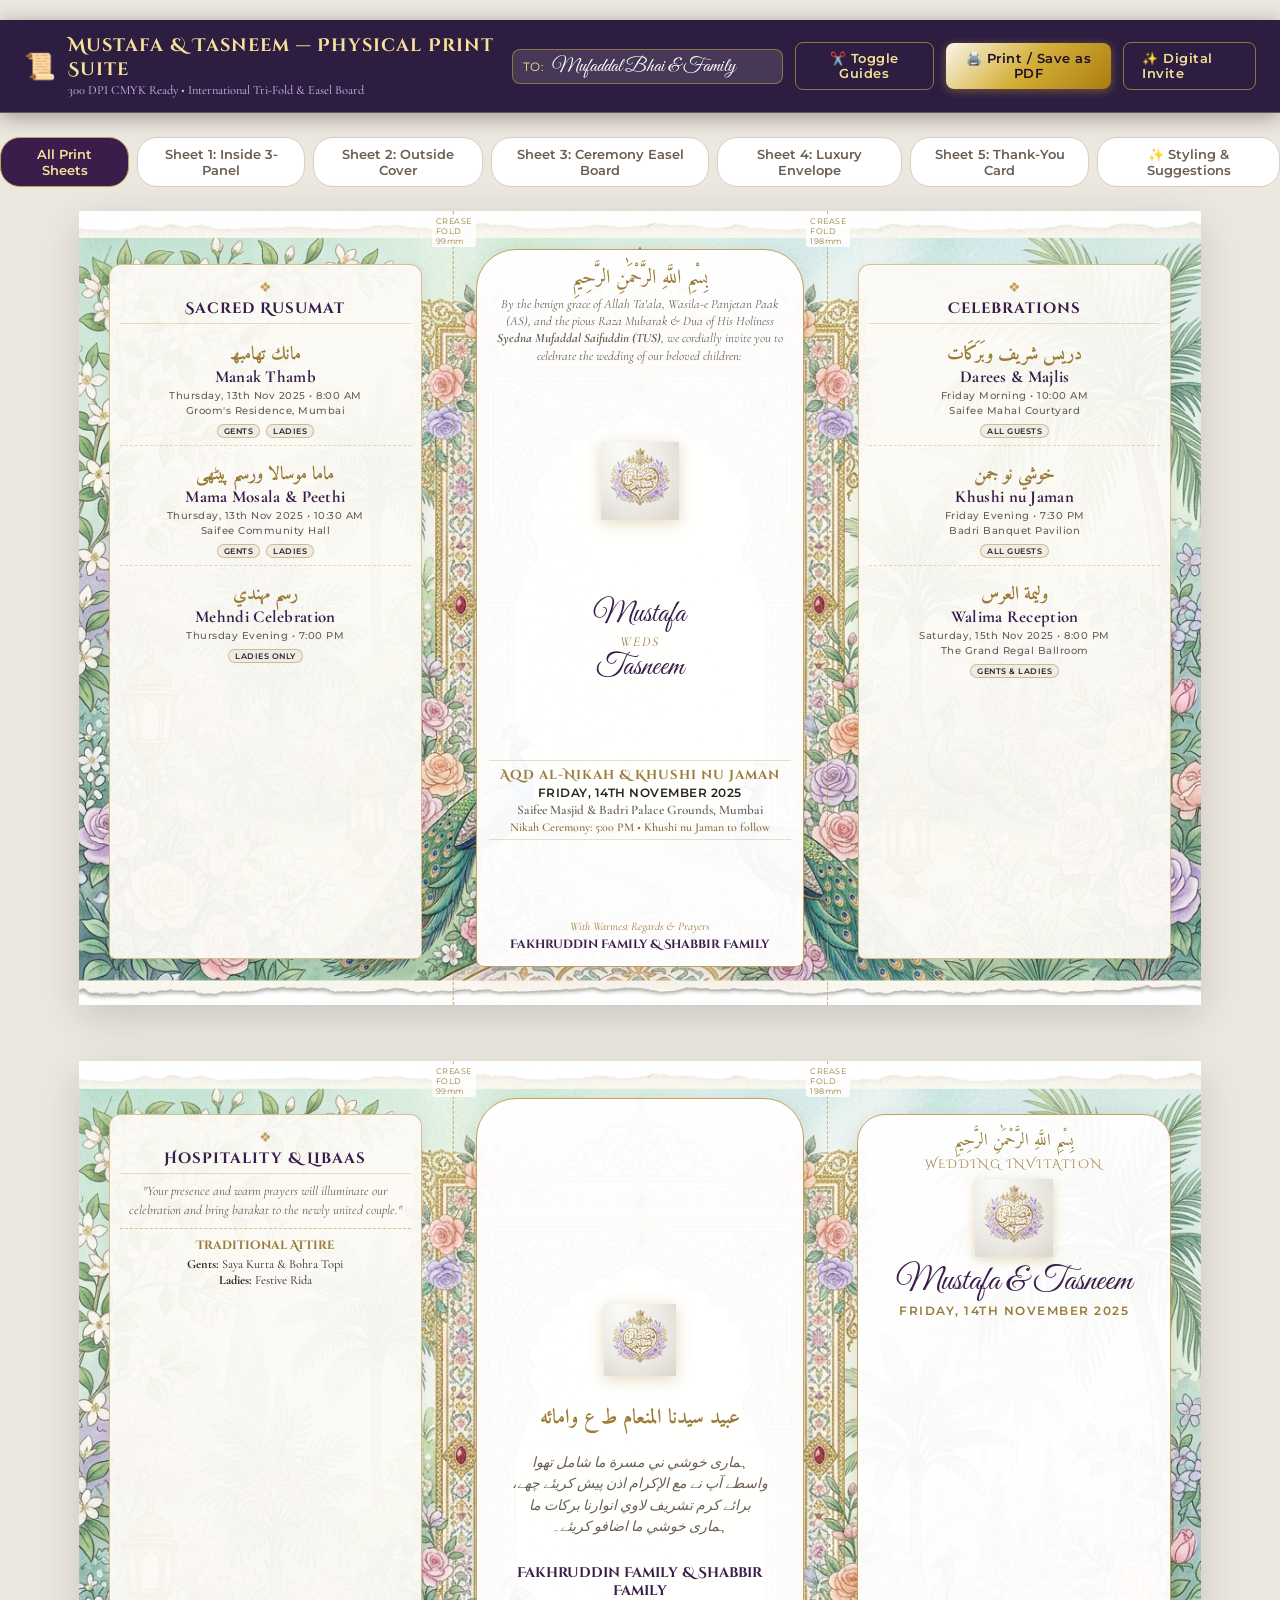
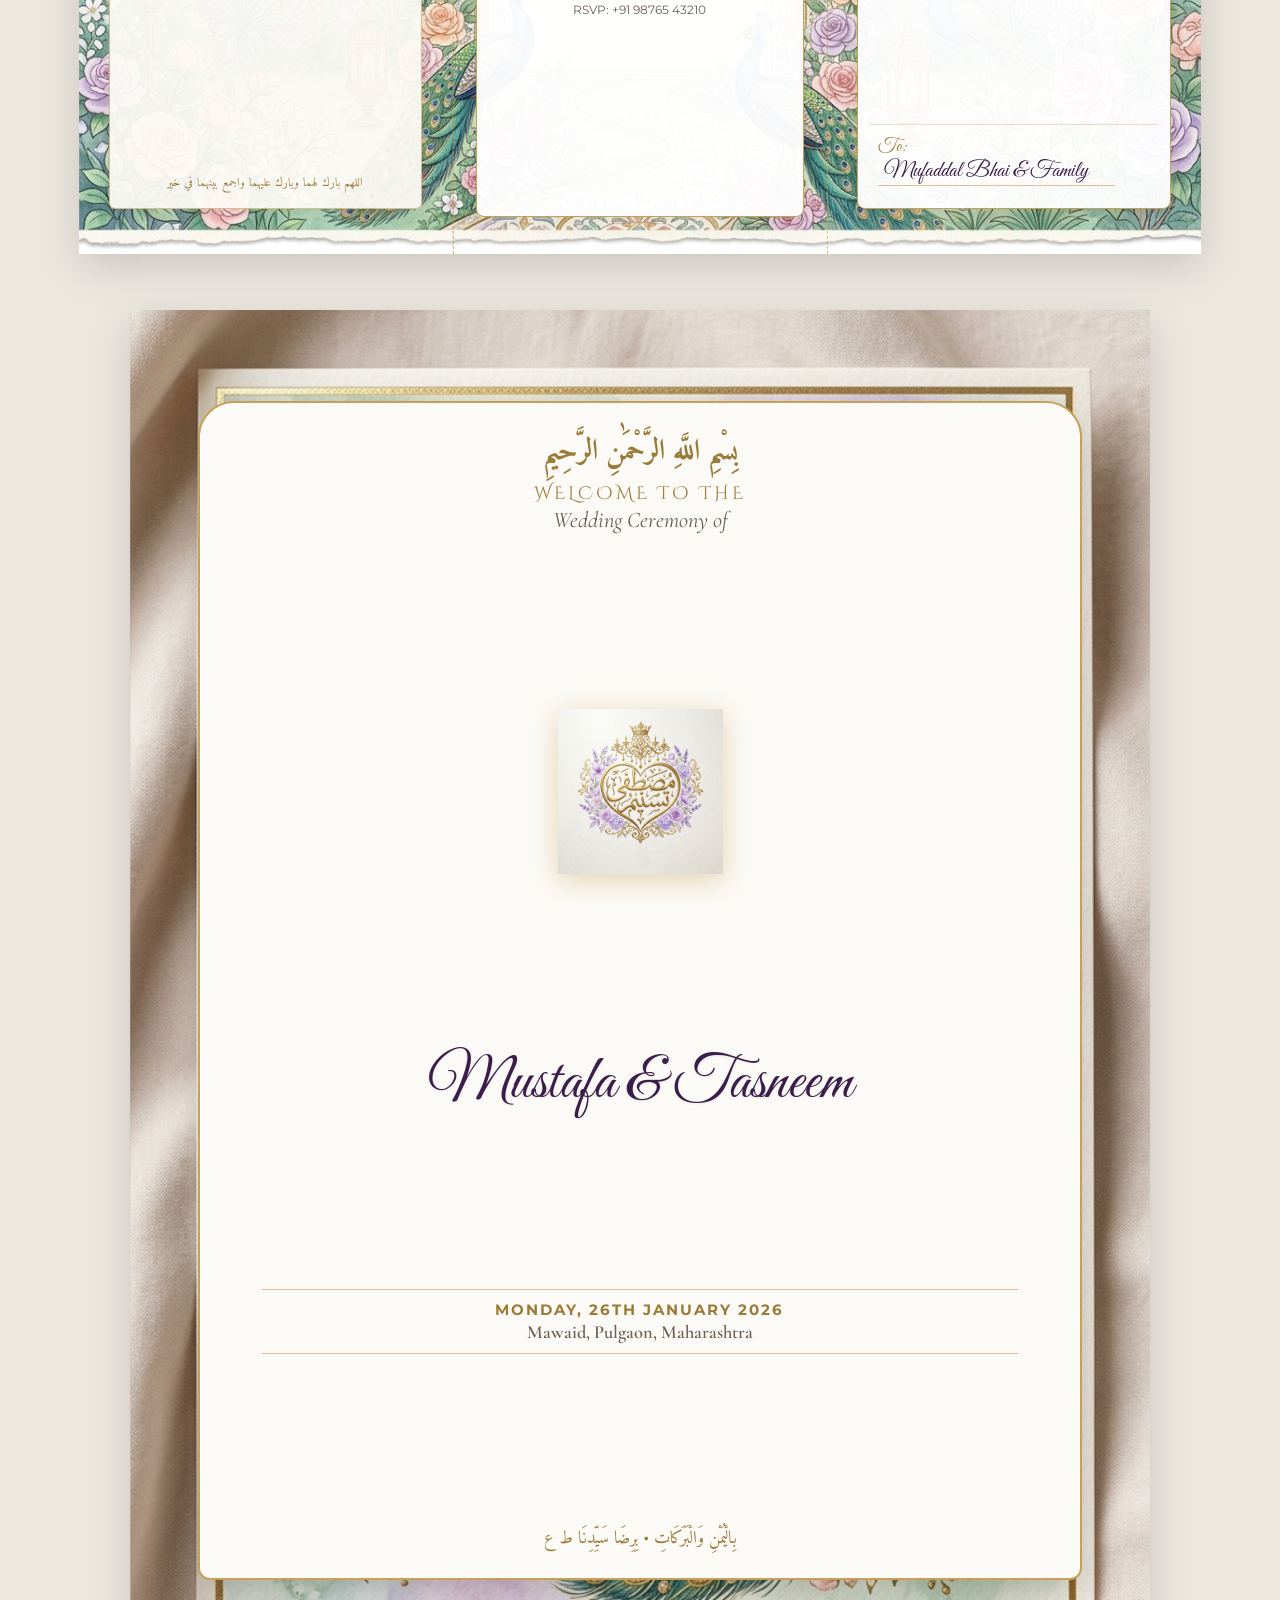
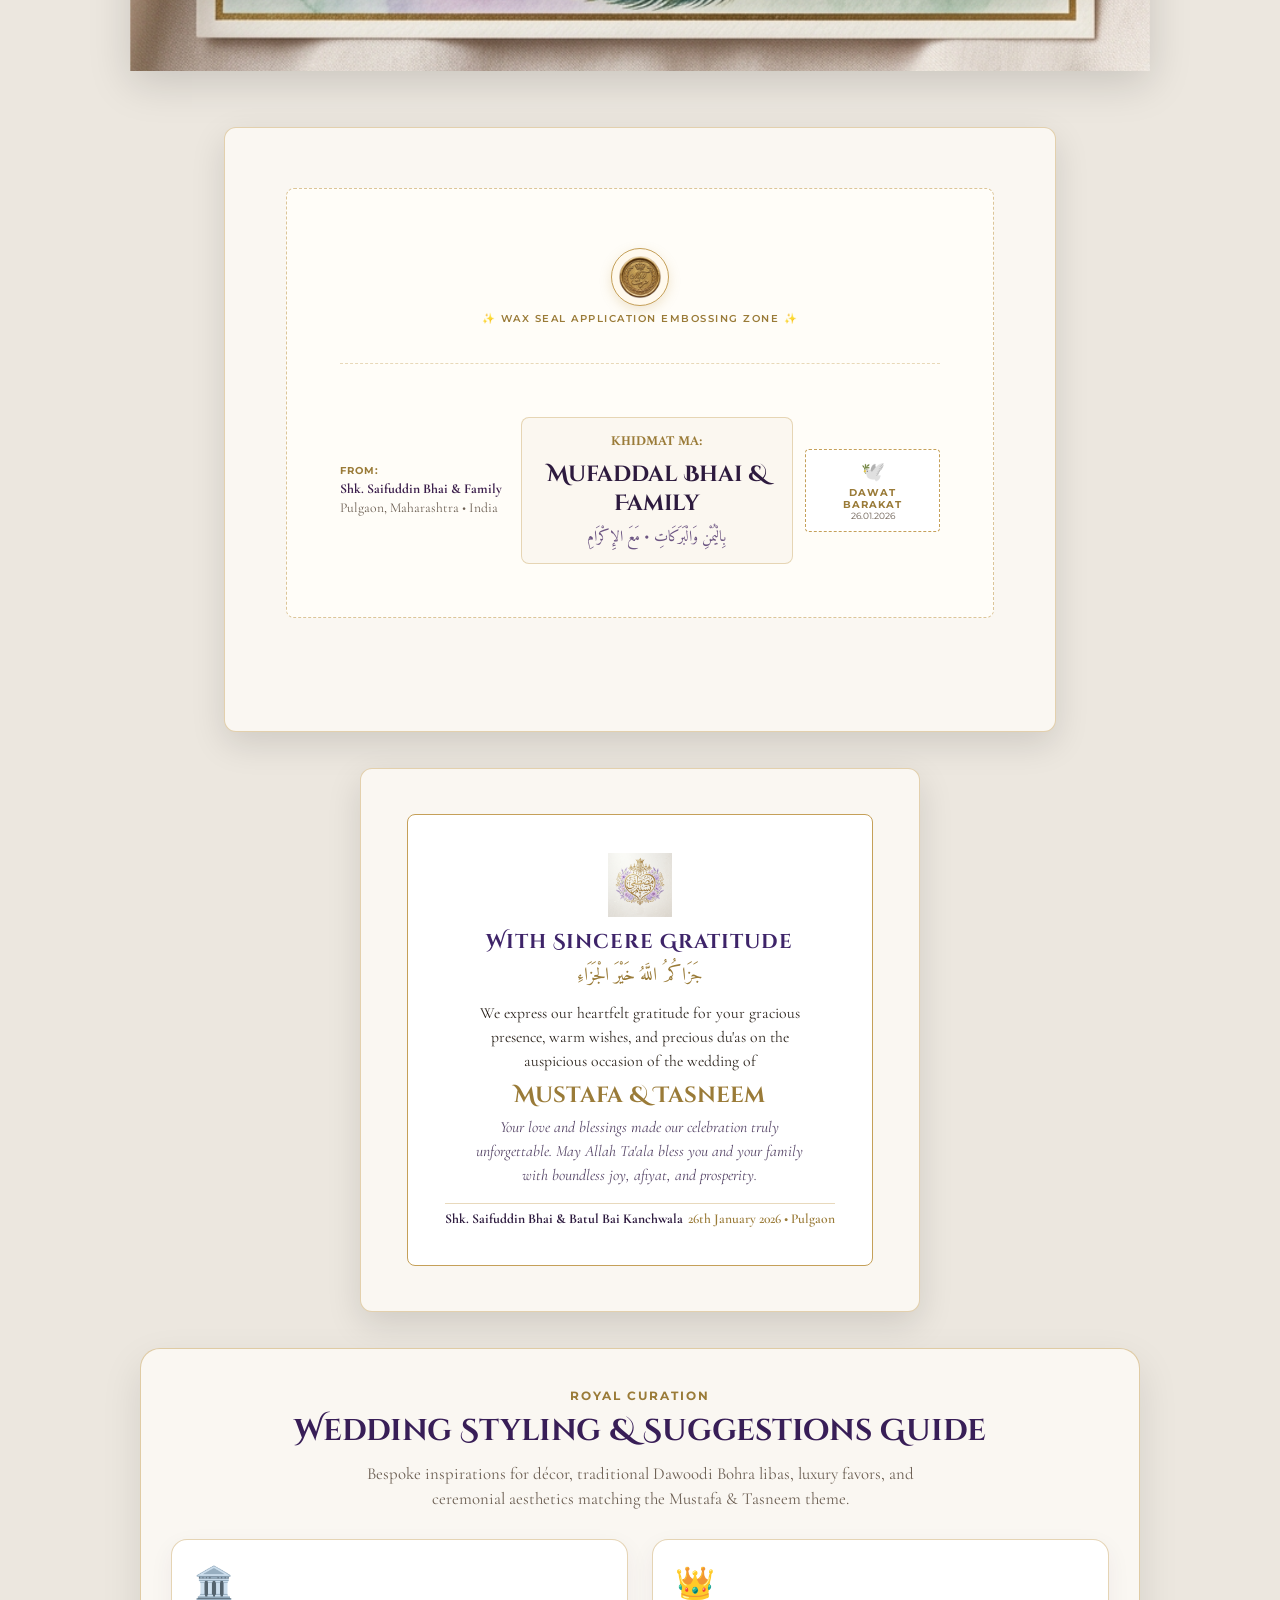
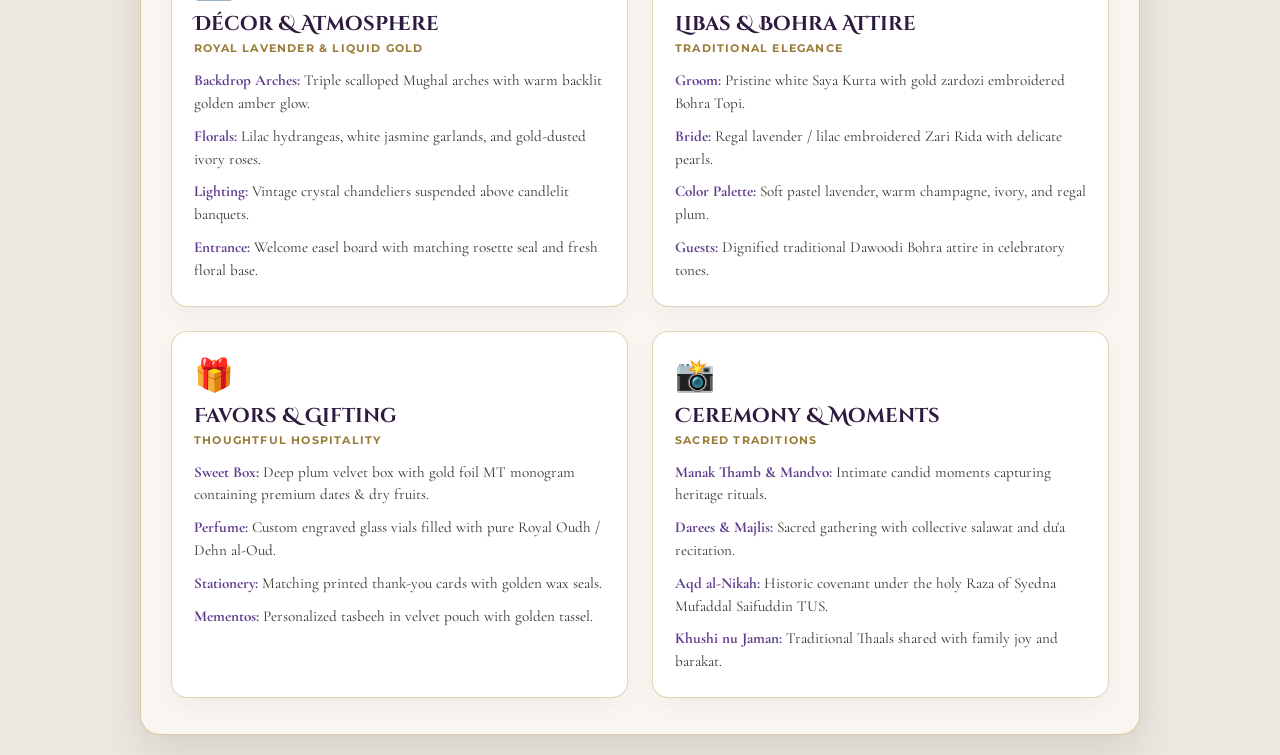
<file: physical_invitation/index.html>
<!DOCTYPE html>
<html lang="en">
<head>
  <meta charset="UTF-8" />
  <meta name="viewport" content="width=device-width, initial-scale=1.0" />
  <title>Mustafa &amp; Tasneem — Physical Wedding Invitation Suite (Print Ready)</title>
  <link rel="stylesheet" href="print_styles.css" />
</head>
<body>

  <!-- ==============================================
       SCREEN CONTROL BAR (Hidden on Paper Print)
       ============================================== -->
  <header class="print-controls-bar">
    <div class="controls-brand">
      <span class="brand-icon">📜</span>
      <div class="brand-text">
        <h1>Mustafa &amp; Tasneem — Physical Print Suite</h1>
        <p>300 DPI CMYK Ready • International Tri-Fold &amp; Easel Board</p>
      </div>
    </div>

    <div class="controls-actions">
      <!-- Live Guest Personalization Input -->
      <div class="guest-input-wrap">
        <label for="guest-name-input">To:</label>
        <input type="text" id="guest-name-input" placeholder="Type Guest / Family Name..." value="Mufaddal Bhai &amp; Family" />
      </div>

      <button id="toggle-guides-btn" class="btn-ctrl btn-outline" title="Toggle fold &amp; trim guidelines for print shop">
        ✂️ Toggle Guides
      </button>

      <button onclick="window.print()" class="btn-ctrl btn-print" title="Print to paper or save as high-res PDF">
        🖨️ Print / Save as PDF
      </button>

      <a href="../index.html" class="btn-ctrl btn-outline" style="text-decoration:none;" title="Return to Digital Invitation">
        ✨ Digital Invite
      </a>
    </div>
  </header>

  <!-- View Switcher Tabs -->
  <nav class="view-tabs" aria-label="Print Suite Navigation">
    <button class="tab-btn active" data-tab="all" onclick="switchView('all', this)">All Print Sheets</button>
    <button class="tab-btn" data-tab="inside" onclick="switchView('inside', this)">Sheet 1: Inside 3-Panel</button>
    <button class="tab-btn" data-tab="outside" onclick="switchView('outside', this)">Sheet 2: Outside Cover</button>
    <button class="tab-btn" data-tab="easel" onclick="switchView('easel', this)">Sheet 3: Ceremony Easel Board</button>
    <button class="tab-btn" data-tab="envelope" onclick="switchView('envelope', this)">Sheet 4: Luxury Envelope</button>
    <button class="tab-btn" data-tab="thankyou" onclick="switchView('thankyou', this)">Sheet 5: Thank-You Card</button>
    <button class="tab-btn" data-tab="showcase" onclick="switchView('showcase', this)">✨ Styling &amp; Suggestions</button>
  </nav>

  <main class="print-workspace">

    <!-- ==============================================
         SHEET 1: INSIDE TRI-FOLD SPREAD (3 PANELS)
         Size: 297mm x 210mm (A4 Landscape)
         ============================================== -->
    <section class="print-sheet trifold-sheet" id="sheet-inside">
      
      <!-- Fold & Crease Guidelines -->
      <div class="fold-guide f1">
        <span class="fold-indicator">CREASE FOLD 99mm</span>
      </div>
      <div class="fold-guide f2">
        <span class="fold-indicator">CREASE FOLD 198mm</span>
      </div>

      <!-- PANEL 1: LEFT FLAP (Manak Thamb & Mosala) -->
      <div class="trifold-panel panel-left-flap">
        <div class="panel-arch-box">
          <div class="arch-header-ornament">❖</div>
          <h3 class="panel-category-title">Sacred Rusumat</h3>

          <!-- Manak Thamb -->
          <div class="event-item-block">
            <div class="event-name-arabic">مانك تھامبھ</div>
            <div class="event-name-eng">Manak Thamb</div>
            <div class="event-meta-line">Thursday, 13th Nov 2025 • 8:00 AM</div>
            <div class="event-meta-line">Groom's Residence, Mumbai</div>
            <div class="invitees-badge-row">
              <span class="inv-tag">Gents</span>
              <span class="inv-tag">Ladies</span>
            </div>
          </div>

          <!-- Mama Mosala & Peethi -->
          <div class="event-item-block">
            <div class="event-name-arabic">ماما موسالا ورسم پيٹھی</div>
            <div class="event-name-eng">Mama Mosala &amp; Peethi</div>
            <div class="event-meta-line">Thursday, 13th Nov 2025 • 10:30 AM</div>
            <div class="event-meta-line">Saifee Community Hall</div>
            <div class="invitees-badge-row">
              <span class="inv-tag">Gents</span>
              <span class="inv-tag">Ladies</span>
            </div>
          </div>

          <!-- Henna Mehendi -->
          <div class="event-item-block">
            <div class="event-name-arabic">رسم مہندي</div>
            <div class="event-name-eng">Mehndi Celebration</div>
            <div class="event-meta-line">Thursday Evening • 7:00 PM</div>
            <div class="invitees-badge-row">
              <span class="inv-tag">Ladies Only</span>
            </div>
          </div>
        </div>
      </div>

      <!-- PANEL 2: CENTER MAIN PANEL (Raza, Nikah & Jaman) -->
      <div class="trifold-panel panel-center-main">
        <div class="grand-mughal-centerpiece">
          
          <div class="center-top-group">
            <div class="center-bismillah">بِسْمِ اللَّهِ الرَّحْمَٰنِ الرَّحِيمِ</div>
            <p class="center-raza-call">
              By the benign grace of Allah Ta'ala, Wasila-e Panjetan Paak (AS), and the pious Raza Mubarak &amp; Dua of His Holiness
              <strong>Syedna Mufaddal Saifuddin (TUS)</strong>, we cordially invite you to celebrate the wedding of our beloved children:
            </p>
          </div>

          <!-- Hanging Rosette Medallion Logo -->
          <div class="center-hanging-pendant">
            <img src="../assets/rosette_logo.png" alt="Mustafa &amp; Tasneem Islamic Rosette Logo" />
          </div>

          <div class="couple-names-headline">
            <span class="groom-bride-big">Mustafa</span>
            <span class="weds-amp">weds</span>
            <span class="groom-bride-big">Tasneem</span>
          </div>

          <!-- Nikah Highlights -->
          <div class="nikah-details-highlight">
            <div class="nikah-title-bold">Aqd al-Nikah &amp; Khushi nu Jaman</div>
            <div class="nikah-date-line">FRIDAY, 14TH NOVEMBER 2025</div>
            <div class="nikah-venue-line">Saifee Masjid &amp; Badri Palace Grounds, Mumbai</div>
            <div class="nikah-venue-line" style="font-size:0.75rem; color:#8C733E; margin-top:2px;">
              Nikah Ceremony: 5:00 PM • Khushi nu Jaman to follow
            </div>
          </div>

          <div class="center-family-signature">
            <span class="sign-warm-regards">With Warmest Regards &amp; Prayers</span>
            <div class="sign-families">Fakhruddin Family &amp; Shabbir Family</div>
          </div>

        </div>
      </div>

      <!-- PANEL 3: RIGHT FLAP (Darees, Jaman & Walima) -->
      <div class="trifold-panel panel-right-flap">
        <div class="panel-arch-box">
          <div class="arch-header-ornament">❖</div>
          <h3 class="panel-category-title">Celebrations</h3>

          <!-- Darees Shareef -->
          <div class="event-item-block">
            <div class="event-name-arabic">دريس شريف وبَرَكَات</div>
            <div class="event-name-eng">Darees &amp; Majlis</div>
            <div class="event-meta-line">Friday Morning • 10:00 AM</div>
            <div class="event-meta-line">Saifee Mahal Courtyard</div>
            <div class="invitees-badge-row">
              <span class="inv-tag">All Guests</span>
            </div>
          </div>

          <!-- Khushi nu Jaman -->
          <div class="event-item-block">
            <div class="event-name-arabic">خوشي نو جمن</div>
            <div class="event-name-eng">Khushi nu Jaman</div>
            <div class="event-meta-line">Friday Evening • 7:30 PM</div>
            <div class="event-meta-line">Badri Banquet Pavilion</div>
            <div class="invitees-badge-row">
              <span class="inv-tag">All Guests</span>
            </div>
          </div>

          <!-- Walima Reception -->
          <div class="event-item-block">
            <div class="event-name-arabic">وليمة العرس</div>
            <div class="event-name-eng">Walima Reception</div>
            <div class="event-meta-line">Saturday, 15th Nov 2025 • 8:00 PM</div>
            <div class="event-meta-line">The Grand Regal Ballroom</div>
            <div class="invitees-badge-row">
              <span class="inv-tag">Gents &amp; Ladies</span>
            </div>
          </div>
        </div>
      </div>

    </section>

    <!-- ==============================================
         SHEET 2: OUTSIDE TRI-FOLD SPREAD
         Size: 297mm x 210mm (A4 Landscape)
         Flap 1: Inside Fold Flap
         Flap 2: Back Panel (Closing Dua & Monogram)
         Flap 3: Front Cover (Mughal Arch & 'To' line)
         ============================================== -->
    <section class="print-sheet trifold-sheet trifold-outside-sheet" id="sheet-outside">
      
      <!-- Fold & Crease Guidelines -->
      <div class="fold-guide f1">
        <span class="fold-indicator">CREASE FOLD 99mm</span>
      </div>
      <div class="fold-guide f2">
        <span class="fold-indicator">CREASE FOLD 198mm</span>
      </div>

      <!-- OUTSIDE PANEL 1: Inside Fold Flap (Hospitality & Dress Code) -->
      <div class="trifold-panel panel-left-flap">
        <div class="panel-arch-box" style="justify-content:space-around;">
          <div class="arch-header-ornament">❖</div>
          <h3 class="panel-category-title">Hospitality &amp; Libaas</h3>
          <p style="font-size:0.82rem; color:var(--text-muted); line-height:1.45; font-style:italic;">
            "Your presence and warm prayers will illuminate our celebration and bring barakat to the newly united couple."
          </p>

          <div style="margin:8px 0; border-top:1px dashed var(--border-gold); padding-top:8px;">
            <div style="font-family:'Cinzel Decorative',serif; font-size:0.75rem; color:var(--gold-dark); font-weight:700;">Traditional Attire</div>
            <p style="font-size:0.78rem; color:var(--text-dark); margin-top:3px;">
              <strong>Gents:</strong> Saya Kurta &amp; Bohra Topi<br/>
              <strong>Ladies:</strong> Festive Rida
            </p>
          </div>

          <div style="margin-top:auto; font-size:0.75rem; color:var(--gold-dark); font-family:'Amiri',serif;">
            اللهم بارك لهما وبارك عليهما واجمع بينهما في خير
          </div>
        </div>
      </div>

      <!-- OUTSIDE PANEL 2: Back Cover (Central Panel on Outside) -->
      <div class="trifold-panel panel-center-main">
        <div class="grand-mughal-centerpiece" style="justify-content:center; gap:16px;">
          <div class="center-hanging-pendant" style="width:72px; height:72px;">
            <img src="../assets/rosette_logo.png" alt="Logo" />
          </div>

          <div style="font-family:'Amiri',serif; font-size:1.3rem; color:var(--gold-dark); font-weight:700;">
            عبيد سيدنا المنعام ط ع وامائه
          </div>

          <p style="font-size:0.88rem; color:var(--text-muted); font-style:italic; max-width:85%; margin:0 auto; line-height:1.5;">
            ہماری خوشي ني مسرة ما شامل تھوا واسطے آپ نے مع الإكرام اذن پيش كريئے چھے، برائے كرم تشريف لاوي انوارنا بركات ما ہماری خوشي ما اضافو كريئے۔
          </p>

          <div style="margin-top:10px;">
            <div class="sign-families" style="font-size:0.85rem;">Fakhruddin Family &amp; Shabbir Family</div>
            <div style="font-size:0.75rem; color:var(--text-muted); font-family:'Montserrat',sans-serif; margin-top:2px;">RSVP: +91 98765 43210</div>
          </div>
        </div>
      </div>

      <!-- OUTSIDE PANEL 3: FRONT COVER (Main Outer Cover of the Folded Card) -->
      <div class="trifold-panel cover-front-panel">
        <div class="cover-front-box">
          
          <div>
            <div class="center-bismillah" style="font-size:1.05rem;">بِسْمِ اللَّهِ الرَّحْمَٰنِ الرَّحِيمِ</div>
            <div class="cover-eyebrow" style="margin-top:4px;">Wedding Invitation</div>
          </div>

          <!-- Prominent Rosette Medallion Logo -->
          <div class="cover-pendant-logo">
            <img src="../assets/rosette_logo.png" alt="Mustafa &amp; Tasneem Rosette Medallion" />
          </div>

          <div>
            <div class="cover-couple-title">Mustafa &amp; Tasneem</div>
            <div class="cover-date-banner">Friday, 14th November 2025</div>
          </div>

          <!-- Live Personalized Guest Name Field -->
          <div class="cover-guest-personalization">
            <span class="cover-to-label">To:</span>
            <span class="cover-guest-name-print" id="print-guest-name-display">Mufaddal Bhai &amp; Family</span>
          </div>

        </div>
      </div>

    </section>

    <!-- ==============================================
         SHEET 3: CEREMONY WELCOME EASEL BOARD
         Size: 270mm x 360mm (High-Res 3:4 Aspect Ratio)
         Inspired by: Instagram @designedbysakinah
         ============================================== -->
    <section class="print-sheet easel-sheet" id="sheet-easel">
      <div class="easel-inner-card">
        
        <div>
          <div class="easel-bismillah-top">بِسْمِ اللَّهِ الرَّحْمَٰنِ الرَّحِيمِ</div>
          <div class="easel-welcome-sub">Welcome to the</div>
          <div class="easel-ceremony-word">Wedding Ceremony of</div>
        </div>

        <!-- Rosette Medallion Hero -->
        <div class="easel-rosette-hero">
          <img src="../assets/rosette_logo.png" alt="Mustafa &amp; Tasneem Medallion Logo" />
        </div>

        <div class="easel-couple-giant">Mustafa &amp; Tasneem</div>

        <!-- Date & Venue -->
        <div class="easel-date-venue-bar">
          <div class="easel-date-text">Monday, 26th January 2026</div>
          <div class="easel-venue-text">Mawaid, Pulgaon, Maharashtra</div>
        </div>

        <div class="easel-closing-duas">
          بِالْيُمْنِ وَالْبَرَكَاتِ • بِرِضَا سَيِّدِنَا ط ع
        </div>

      </div>
    </section>

    <!-- ==============================================
         SHEET 4: LUXURY DIE-CUT ENVELOPE & FLAP LINER
         Size: 220mm x 160mm (International C5 Envelope)
         Inspired by: Instagram @DbxwGHziL58 & @DdLiIBxk38W
         ============================================== -->
    <section class="print-sheet envelope-sheet" id="sheet-envelope">
      <div class="envelope-print-card">
        <div class="envelope-die-cut-frame">
          <div class="envelope-top-flap-zone">
            <div class="flap-triangular-contour">
              <div class="flap-gold-crease"></div>
              <div class="flap-monogram-circle">
                <img src="../assets/seal.png" alt="Bilingual Gold Wax Seal Placement" class="print-seal-mock" />
              </div>
              <span class="flap-instruction">✨ WAX SEAL APPLICATION EMBOSSING ZONE ✨</span>
            </div>
          </div>

          <div class="envelope-face-zone">
            <div class="envelope-return-address">
              <span class="env-label">FROM:</span>
              <p class="env-name">Shk. Saifuddin Bhai &amp; Family</p>
              <p class="env-detail">Pulgaon, Maharashtra • India</p>
            </div>

            <div class="envelope-guest-address-center">
              <span class="guest-to-badge">KHIDMAT MA:</span>
              <div class="guest-name-calligraphy-print" id="envelope-guest-display">
                Mufaddal Bhai &amp; Family
              </div>
              <p class="guest-dua-honor">بِالْيُمْنِ وَالْبَرَكَاتِ • مَعَ الإِكْرَامِ</p>
            </div>

            <div class="envelope-post-stamp-box">
              <div class="stamp-gold-border">
                <span class="stamp-icon">🕊️</span>
                <span class="stamp-text">DAWAT BARAKAT</span>
                <span class="stamp-date">26.01.2026</span>
              </div>
            </div>
          </div>
        </div>
      </div>
    </section>

    <!-- ==============================================
         SHEET 5: LUXURY THANK-YOU & MUBARAKI FAVOR CARD
         Size: 148mm x 105mm (A6 Postcard)
         Inspired by: Instagram @DdLiIBxk38W
         ============================================== -->
    <section class="print-sheet thankyou-sheet" id="sheet-thankyou">
      <div class="thankyou-inner-card">
        <div class="thankyou-gold-arch-border">
          <div class="thankyou-header">
            <img src="../assets/rosette_logo.png" alt="Rosette Medallion" class="thankyou-rosette-logo" />
            <h2 class="thankyou-title">With Sincere Gratitude</h2>
            <p class="thankyou-arabic-sub">جَزَاكُمُ اللَّهُ خَيْرَ الْجَزَاءِ</p>
          </div>

          <div class="thankyou-body-text">
            <p>
              We express our heartfelt gratitude for your gracious presence, warm wishes, and precious du'as on the auspicious occasion of the wedding of
            </p>
            <h3 class="thankyou-couple-names">Mustafa &amp; Tasneem</h3>
            <p class="thankyou-closing-note">
              Your love and blessings made our celebration truly unforgettable. May Allah Ta'ala bless you and your family with boundless joy, afiyat, and prosperity.
            </p>
          </div>

          <div class="thankyou-signature-line">
            <span class="family-sign">Shk. Saifuddin Bhai &amp; Batul Bai Kanchwala</span>
            <span class="event-date-sign">26th January 2026 • Pulgaon</span>
          </div>
        </div>
      </div>
    </section>

    <!-- ==============================================
         CURATED WEDDING STYLING & DESIGN SHOWCASE
         Comprehensive Inspiration & Planning Mood Boards
         ============================================== -->
    <section class="print-sheet showcase-sheet" id="sheet-showcase">
      <div class="showcase-container">
        <div class="showcase-header">
          <span class="showcase-eyebrow">ROYAL CURATION</span>
          <h2 class="showcase-title">Wedding Styling &amp; Suggestions Guide</h2>
          <p class="showcase-desc">Bespoke inspirations for décor, traditional Dawoodi Bohra libas, luxury favors, and ceremonial aesthetics matching the Mustafa &amp; Tasneem theme.</p>
        </div>

        <div class="showcase-grid-4">
          <!-- Card 1: Décor & Stage Atmosphere -->
          <div class="showcase-card">
            <div class="card-hero-icon">🏛️</div>
            <h3 class="card-heading">Décor &amp; Atmosphere</h3>
            <span class="card-tag">Royal Lavender &amp; Liquid Gold</span>
            <ul class="suggestion-list">
              <li><strong>Backdrop Arches:</strong> Triple scalloped Mughal arches with warm backlit golden amber glow.</li>
              <li><strong>Florals:</strong> Lilac hydrangeas, white jasmine garlands, and gold-dusted ivory roses.</li>
              <li><strong>Lighting:</strong> Vintage crystal chandeliers suspended above candlelit banquets.</li>
              <li><strong>Entrance:</strong> Welcome easel board with matching rosette seal and fresh floral base.</li>
            </ul>
          </div>

          <!-- Card 2: Libas & Bohra Wedding Attire -->
          <div class="showcase-card">
            <div class="card-hero-icon">👑</div>
            <h3 class="card-heading">Libas &amp; Bohra Attire</h3>
            <span class="card-tag">Traditional Elegance</span>
            <ul class="suggestion-list">
              <li><strong>Groom:</strong> Pristine white Saya Kurta with gold zardozi embroidered Bohra Topi.</li>
              <li><strong>Bride:</strong> Regal lavender / lilac embroidered Zari Rida with delicate pearls.</li>
              <li><strong>Color Palette:</strong> Soft pastel lavender, warm champagne, ivory, and regal plum.</li>
              <li><strong>Guests:</strong> Dignified traditional Dawoodi Bohra attire in celebratory tones.</li>
            </ul>
          </div>

          <!-- Card 3: Favors & Keepsakes -->
          <div class="showcase-card">
            <div class="card-hero-icon">🎁</div>
            <h3 class="card-heading">Favors &amp; Gifting</h3>
            <span class="card-tag">Thoughtful Hospitality</span>
            <ul class="suggestion-list">
              <li><strong>Sweet Box:</strong> Deep plum velvet box with gold foil MT monogram containing premium dates &amp; dry fruits.</li>
              <li><strong>Perfume:</strong> Custom engraved glass vials filled with pure Royal Oudh / Dehn al-Oud.</li>
              <li><strong>Stationery:</strong> Matching printed thank-you cards with golden wax seals.</li>
              <li><strong>Mementos:</strong> Personalized tasbeeh in velvet pouch with golden tassel.</li>
            </ul>
          </div>

          <!-- Card 4: Ceremony Timeline & Photography -->
          <div class="showcase-card">
            <div class="card-hero-icon">📸</div>
            <h3 class="card-heading">Ceremony &amp; Moments</h3>
            <span class="card-tag">Sacred Traditions</span>
            <ul class="suggestion-list">
              <li><strong>Manak Thamb &amp; Mandvo:</strong> Intimate candid moments capturing heritage rituals.</li>
              <li><strong>Darees &amp; Majlis:</strong> Sacred gathering with collective salawat and du'a recitation.</li>
              <li><strong>Aqd al-Nikah:</strong> Historic covenant under the holy Raza of Syedna Mufaddal Saifuddin TUS.</li>
              <li><strong>Khushi nu Jaman:</strong> Traditional Thaals shared with family joy and barakat.</li>
            </ul>
          </div>
        </div>
      </div>
    </section>

  </main>

  <script>
    // Live Guest Personalization Synchronization
    const guestInput = document.getElementById('guest-name-input');
    const guestDisplay = document.getElementById('print-guest-name-display');
    const envGuestDisplay = document.getElementById('envelope-guest-display');

    if (guestInput) {
      guestInput.addEventListener('input', (e) => {
        const val = e.target.value.trim() || '_______________________';
        if (guestDisplay) guestDisplay.textContent = val;
        if (envGuestDisplay) envGuestDisplay.textContent = val;
      });
    }

    // Toggle Crease and Fold Guidelines
    let guidesVisible = true;
    const toggleBtn = document.getElementById('toggle-guides-btn');
    toggleBtn.addEventListener('click', () => {
      guidesVisible = !guidesVisible;
      const guides = document.querySelectorAll('.fold-guide');
      guides.forEach(g => g.style.display = guidesVisible ? 'block' : 'none');
      toggleBtn.textContent = guidesVisible ? '✂️ Hide Guides' : '✂️ Show Guides';
    });

    // View Switching Tabs
    function switchView(tab, element) {
      document.querySelectorAll('.tab-btn').forEach(b => b.classList.remove('active'));
      const targetBtn = element || document.querySelector(`.tab-btn[data-tab="${tab}"]`);
      if (targetBtn) targetBtn.classList.add('active');

      const sInside = document.getElementById('sheet-inside');
      const sOutside = document.getElementById('sheet-outside');
      const sEasel = document.getElementById('sheet-easel');
      const sEnv = document.getElementById('sheet-envelope');
      const sThank = document.getElementById('sheet-thankyou');
      const sShow = document.getElementById('sheet-showcase');

      const allSheets = [sInside, sOutside, sEasel, sEnv, sThank, sShow];
      allSheets.forEach(s => { if (s) s.style.display = 'none'; });

      if (tab === 'inside') {
        if (sInside) sInside.style.display = 'grid';
      } else if (tab === 'outside') {
        if (sOutside) sOutside.style.display = 'grid';
      } else if (tab === 'easel') {
        if (sEasel) sEasel.style.display = 'block';
      } else if (tab === 'envelope') {
        if (sEnv) sEnv.style.display = 'block';
      } else if (tab === 'thankyou') {
        if (sThank) sThank.style.display = 'block';
      } else if (tab === 'showcase') {
        if (sShow) sShow.style.display = 'block';
      } else {
        // Show all
        allSheets.forEach(s => { if (s) s.style.display = (s.classList.contains('trifold-sheet') ? 'grid' : 'block'); });
      }
    }
  </script>

</body>
</html>
</file>
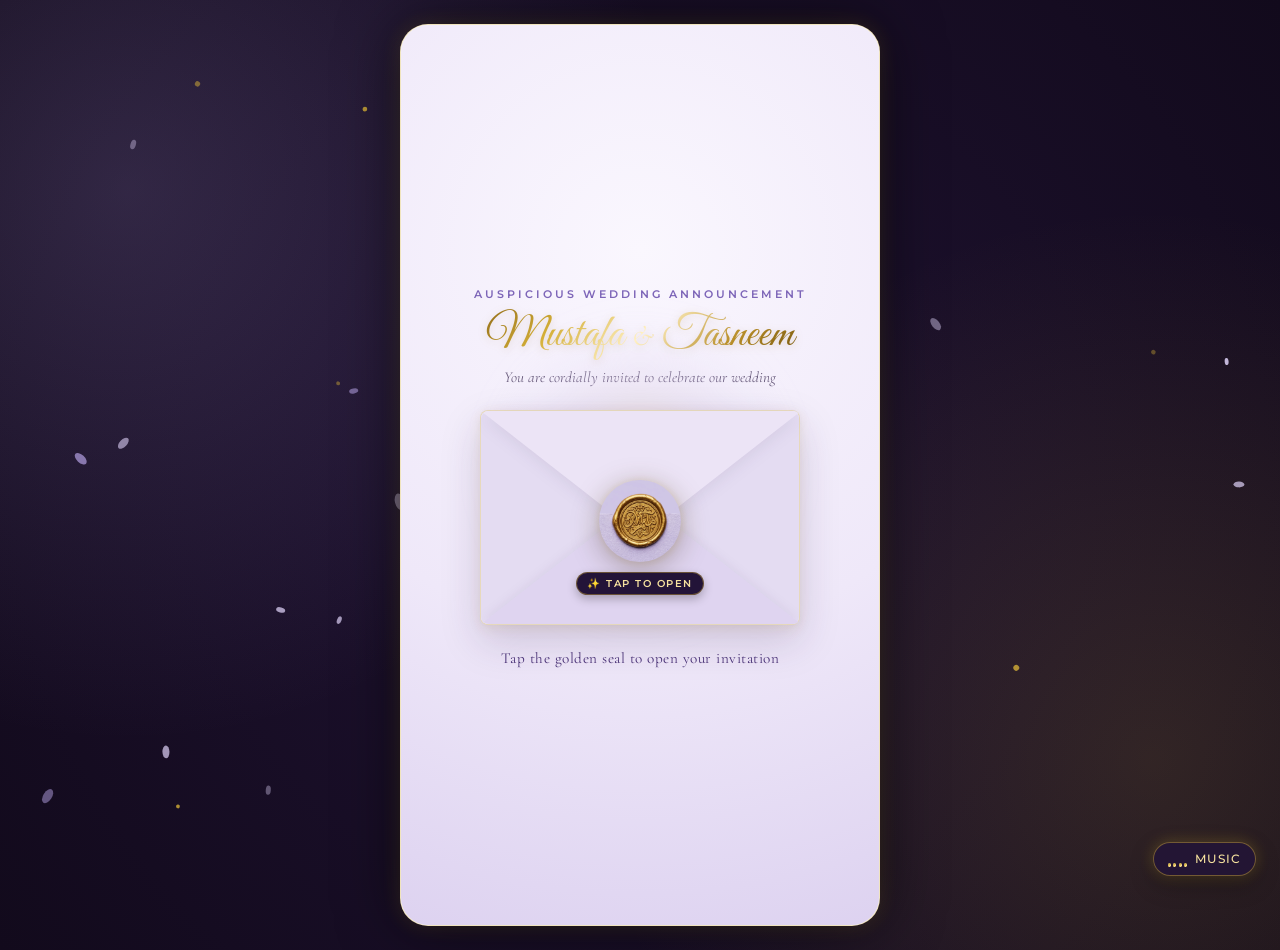
<file: creations_history/v1_card_layout_initial/index.html>
<!DOCTYPE html>
<html lang="en">
<head>
  <meta charset="UTF-8" />
  <meta name="viewport" content="width=device-width, initial-scale=1.0, maximum-scale=1.0, user-scalable=no" />
  <title>Mustafa & Tasneem — Wedding Invitation</title>
  <meta name="description" content="Official Wedding Invitation of Mustafa & Tasneem. An elegant, interactive Dawoodi Bohra wedding celebration in royal lavender and gold." />
  
  <!-- Favicon & Fonts -->
  <link rel="preconnect" href="https://fonts.googleapis.com">
  <link rel="preconnect" href="https://fonts.gstatic.com" crossorigin>
  <link href="https://fonts.googleapis.com/css2?family=Amiri:ital,wght@0,400;0,700;1,400&family=Cinzel+Decorative:wght@400;700;900&family=Cormorant+Garamond:ital,wght@0,400;0,500;0,600;0,700;1,400;1,600&family=Great+Vibes&family=Montserrat:wght@300;400;500;600&display=swap" rel="stylesheet">

  <link rel="stylesheet" href="styles.css" />
</head>
<body>
  <!-- Ambient Audio Player -->
  <audio id="bg-audio" loop preload="auto">
    <source src="assets/music.mp3" type="audio/mp3">
  </audio>

  <!-- Floating Audio Equalizer Control -->
  <button id="music-toggle" class="floating-music-btn" aria-label="Toggle Background Music" title="Play / Pause Music">
    <div class="eq-bars">
      <span class="bar bar-1"></span>
      <span class="bar bar-2"></span>
      <span class="bar bar-3"></span>
      <span class="bar bar-4"></span>
    </div>
    <span class="music-label">Music</span>
  </button>

  <!-- Canvas Background for Floating Lavender Petals & Gold Shimmer -->
  <canvas id="petal-canvas"></canvas>

  <!-- Main Container -->
  <main class="app-viewport">

    <!-- ==============================================
         1. 3D INTERACTIVE ENVELOPE (LANDING SCREEN)
         ============================================== -->
    <section id="envelope-screen" class="envelope-screen">
      <div class="envelope-wrapper">
        <div class="envelope-ambient-glow"></div>
        
        <div class="envelope-intro-text">
          <span class="sub-heading-top">Auspicious Wedding Announcement</span>
          <h1 class="envelope-couple-title">Mustafa <span>&</span> Tasneem</h1>
          <p class="envelope-hint-text">You are cordially invited to celebrate our wedding</p>
        </div>

        <!-- The 3D Envelope Box -->
        <div class="envelope-3d" id="envelope-box">
          <div class="envelope-back"></div>
          
          <!-- Letter Card peeking inside -->
          <div class="envelope-letter-preview">
            <div class="letter-gold-crest">
              <img src="assets/seal.jpg" alt="Seal Crest" class="preview-mini-seal" />
            </div>
            <p class="letter-preview-text">بِسْمِ اللَّهِ الرَّحْمَٰنِ الرَّحِيمِ</p>
            <p class="letter-preview-names">Mustafa &amp; Tasneem</p>
          </div>

          <!-- Bottom & Side Flaps -->
          <div class="envelope-flap flap-left"></div>
          <div class="envelope-flap flap-right"></div>
          <div class="envelope-flap flap-bottom"></div>

          <!-- Top Foldable Flap -->
          <div class="envelope-flap flap-top" id="top-flap"></div>

          <!-- 3D Gold Wax Seal (Interactive Button) -->
          <div class="wax-seal-container" id="wax-seal">
            <div class="seal-pulse-glow"></div>
            <img src="assets/seal.jpg" alt="Gold Wax Seal" class="wax-seal-img" />
            <div class="seal-tap-prompt">
              <span class="tap-icon">✨</span>
              <span class="tap-text">TAP TO OPEN</span>
            </div>
          </div>
        </div>

        <div class="envelope-footer-note">
          <p>Tap the golden seal to open your invitation</p>
        </div>
      </div>
    </section>

    <!-- ==============================================
         2. INVITATION EXPERIENCE (SLIDES UP ON OPEN)
         ============================================== -->
    <section id="invitation-screen" class="invitation-screen hidden">

      <!-- Hero Header with Bespoke Calligraphy Logo -->
      <header class="invite-hero">
        <div class="ornate-bismillah">
          <p class="arabic-bismillah">بِسْمِ اللَّهِ الرَّحْمَٰنِ الرَّحِيمِ</p>
          <div class="bismillah-divider">
            <span class="divider-line"></span>
            <span class="divider-diamond">✦</span>
            <span class="divider-line"></span>
          </div>
        </div>

        <!-- Custom Masterpiece Arabic Calligraphy Logo -->
        <div class="hero-logo-frame">
          <div class="logo-glow-halo"></div>
          <div class="logo-inner-wrapper">
            <img src="assets/logo.jpg" alt="Mustafa & Tasneem Arabic Calligraphy Logo" class="couple-arabic-logo" />
          </div>
        </div>

        <div class="hero-titles">
          <span class="cursive-sub">Together with their families</span>
          <h2 class="couple-names-gold">Mustafa &amp; Tasneem</h2>
          <p class="wedding-invite-callout">Request the honor of your presence and prayers to celebrate their union in marriage</p>
        </div>
      </header>

      <!-- Interactive "Scratch-to-Reveal" Date Card -->
      <section class="scratch-card-section">
        <div class="luxury-card-box scratch-container">
          <div class="card-ornament top-center">❖</div>
          <span class="section-eyebrow">Auspicious Date</span>
          <h3 class="card-title">Scratch to Reveal</h3>
          <p class="scratch-instructions">Rub the golden shimmer card below with your finger or cursor to reveal the wedding date!</p>

          <div class="scratch-wrapper">
            <!-- Hidden Content under the scratch foil -->
            <div class="scratch-reveal-content" id="revealed-date-content">
              <div class="revealed-badge">
                <span class="badge-sparkle">✨</span>
                <span class="badge-tag">SAVE THE DATE</span>
                <span class="badge-sparkle">✨</span>
              </div>
              <div class="date-display-grid">
                <div class="date-col">
                  <span class="date-num">14</span>
                  <span class="date-label">DECEMBER</span>
                </div>
                <div class="date-separator">✦</div>
                <div class="date-col">
                  <span class="date-num">2026</span>
                  <span class="date-label">SUNDAY</span>
                </div>
              </div>
              <p class="revealed-hijri">24 Jumada al-Ula 1447 H</p>
              <div class="add-cal-btn-wrap">
                <button id="add-to-cal-btn" class="btn-gold-action">
                  <span class="btn-icon">📅</span> Add to Calendar
                </button>
              </div>
            </div>

            <!-- HTML5 Scratch Canvas -->
            <canvas id="scratch-canvas" class="scratch-canvas" width="340" height="210"></canvas>
          </div>

          <div class="scratch-progress-wrap">
            <div class="scratch-progress-bar" id="scratch-progress"></div>
            <span class="scratch-hint" id="scratch-hint">Scratch at least 50% to unveil completely!</span>
          </div>
        </div>
      </section>

      <!-- Formal Dawoodi Bohra Traditional Invitation Card (Lisan al-Dawat & English) -->
      <section class="traditional-card-section">
        <div class="traditional-parchment">
          <div class="parchment-border">
            <div class="corner-flourish tl"></div>
            <div class="corner-flourish tr"></div>
            <div class="corner-flourish bl"></div>
            <div class="corner-flourish br"></div>

            <div class="parchment-content">
              <p class="arabic-hamd">الْحَمْدُ لِلَّهِ تَعَالَى وَبِفَضْلِهِ وَإِحْسَانِهِ</p>
              <p class="arabic-salawat">اللهم صل على محمد وعلى آل محمد الأطهار، والأئمة الأبرار، ودعاة الحق الأخيار</p>
              
              <div class="dua-invocation-box">
                <p class="lisan-text">
                  الله سبحانه نا فضل و كرم سي، اني ائمة طاهرين ع، و دعاة مطلقين رض، اني المولی اجل المرتضی بالحق سيدنا فخر الدين الشهيد رض، اني خاصة الداعي الأجل الحي المقدس سيدنا محمد برهان الدين رض، نا وسيلة سي، انوارنا نعم الوارث سيدنا عالي قدر مفضل سيف الدين ط ع نا دعا مبارك ني بركة سي
                </p>
                <p class="lisan-highlight">ہماری فرزند ني شادي</p>
              </div>

              <!-- Groom and Bride in traditional honors -->
              <div class="couple-traditional-grid">
                <div class="person-card groom-card">
                  <span class="person-title">الولد الأحَبّ</span>
                  <h4 class="person-name">مُصْطَفَى</h4>
                  <p class="person-english">Mustafa</p>
                  <p class="person-parentage">Son of Mr. &amp; Mrs. Fakhruddin Bhai</p>
                </div>

                <div class="wedding-knot-seal">
                  <span class="knot-gold-ring">💍</span>
                  <span class="knot-urdu">ن شادي</span>
                </div>

                <div class="person-card bride-card">
                  <span class="person-title">البنت العزيزة</span>
                  <h4 class="person-name">تَسْنِيم</h4>
                  <p class="person-english">Tasneem</p>
                  <p class="person-parentage">Daughter of Mr. &amp; Mrs. Shabbir Bhai</p>
                </div>
              </div>

              <div class="nikah-sharaf-box">
                <p class="lisan-bold-center">
                  عقد النكاح نو شرف آقا مولىٰ سيدنا عالي قدر مفضل سيف الدين ط.ع. نا دست مبارك پر ملو نصيب تهيو چھے
                </p>
                <p class="english-translation">
                  By the grace of Allah Ta’ala and with the Raza Mubarak and Dua of His Holiness Syedna Mufaddal Saifuddin (TUS), we cordially invite you to celebrate this blessed milestone with us.
                </p>
              </div>

              <p class="duas-request">
                ہماری خوشي ني مسرة ما شامل تھوا واسطے آپ نے مع الإكرام اذن پيش كريئے چھے، برائے كرم تشريف لاوي انوارنا بركات ما ہماری خوشي ما اضافو كريئے۔
              </p>

              <div class="parchment-signature">
                <span class="sign-line">عبيد سيدنا المنعام ط ع وامائه</span>
                <p class="family-sign">Fakhruddin Family &amp; Shabbir Family</p>
              </div>
            </div>
          </div>
        </div>
      </section>

      <!-- Live Real-Time Countdown -->
      <section class="countdown-section">
        <div class="luxury-card-box countdown-box">
          <span class="section-eyebrow">The Countdown</span>
          <h3 class="card-title">Counting Down to Forever</h3>
          
          <div class="timer-grid" id="countdown-timer">
            <div class="timer-item">
              <span class="time-digit" id="cd-days">00</span>
              <span class="time-label">DAYS</span>
            </div>
            <div class="timer-colon">:</div>
            <div class="timer-item">
              <span class="time-digit" id="cd-hours">00</span>
              <span class="time-label">HOURS</span>
            </div>
            <div class="timer-colon">:</div>
            <div class="timer-item">
              <span class="time-digit" id="cd-minutes">00</span>
              <span class="time-label">MINUTES</span>
            </div>
            <div class="timer-colon">:</div>
            <div class="timer-item">
              <span class="time-digit" id="cd-seconds">00</span>
              <span class="time-label">SECONDS</span>
            </div>
          </div>

          <p class="timer-subtext">Until Mustafa &amp; Tasneem say "Qabiltu" in eternal togetherness ✨</p>
        </div>
      </section>

      <!-- Program Timeline & Auspicious Rusumat -->
      <section class="timeline-section">
        <div class="timeline-header">
          <span class="section-eyebrow">Sacred Ceremonies</span>
          <h3 class="section-main-title">Auspicious Rusumat &amp; Events</h3>
          <p class="timeline-desc">Join us across the joyful celebrations, prayers, and festivities</p>
        </div>

        <div class="events-timeline">

          <!-- 1. Manak Thamb -->
          <div class="timeline-card">
            <div class="event-marker">
              <span class="marker-number">01</span>
            </div>
            <div class="event-details">
              <div class="event-badge">Pre-Wedding Sacred Ritual</div>
              <h4 class="event-title">માણેક થંભ (Manak Thamb)</h4>
              <p class="event-meaning">Auspicious installation of the sacred pillar to welcome blessings, health, and prosperity.</p>
              <div class="event-meta">
                <span class="meta-item"><i class="meta-icon">🗓️</i> Friday, 12th December 2026</span>
                <span class="meta-item"><i class="meta-icon">⏰</i> 10:00 AM onwards</span>
                <span class="meta-item"><i class="meta-icon">📍</i> Saifee Villa, Malabar Hill, Mumbai</span>
              </div>
              <a href="https://maps.google.com/?q=Saifee+Villa+Mumbai" target="_blank" class="btn-mini-map">📍 View on Google Maps</a>
            </div>
          </div>

          <!-- 2. Mandvo & Peethi -->
          <div class="timeline-card">
            <div class="event-marker">
              <span class="marker-number">02</span>
            </div>
            <div class="event-details">
              <div class="event-badge">Haldi &amp; Canopy Songs</div>
              <h4 class="event-title">માંડવો અને પીઠી (Mandvo &amp; Peethi)</h4>
              <p class="event-meaning">Blessing the ceremonial wedding canopy with aromatic turmeric, auspicious songs, and Madeh.</p>
              <div class="event-meta">
                <span class="meta-item"><i class="meta-icon">🗓️</i> Friday, 12th December 2026</span>
                <span class="meta-item"><i class="meta-icon">⏰</i> 04:30 PM</span>
                <span class="meta-item"><i class="meta-icon">📍</i> Royal Emerald Courtyard, Mumbai</span>
              </div>
              <a href="https://maps.google.com/?q=Mumbai" target="_blank" class="btn-mini-map">📍 View on Google Maps</a>
            </div>
          </div>

          <!-- 3. Mama Mosala & Kanthi -->
          <div class="timeline-card">
            <div class="event-marker">
              <span class="marker-number">03</span>
            </div>
            <div class="event-details">
              <div class="event-badge">Family Tradition</div>
              <h4 class="event-title">મામા મોસાળું અને કંઠી (Mama Mosala &amp; Kanthi)</h4>
              <p class="event-meaning">Ceremonial presentation of festive bridal jewelry, gifts, and honors from maternal uncles.</p>
              <div class="event-meta">
                <span class="meta-item"><i class="meta-icon">🗓️</i> Saturday, 13th December 2026</span>
                <span class="meta-item"><i class="meta-icon">⏰</i> 06:30 PM</span>
                <span class="meta-item"><i class="meta-icon">📍</i> Lavender Garden Terrace, Mumbai</span>
              </div>
              <a href="https://maps.google.com/?q=Mumbai" target="_blank" class="btn-mini-map">📍 View on Google Maps</a>
            </div>
          </div>

          <!-- 4. Darees & Majlis -->
          <div class="timeline-card">
            <div class="event-marker">
              <span class="marker-number">04</span>
            </div>
            <div class="event-details">
              <div class="event-badge">Spiritual Gathering</div>
              <h4 class="event-title">دريْس ومجلس (Darees &amp; Majlis)</h4>
              <p class="event-meaning">Recitation of the Holy Quran, zikr, praises, and seeking barakaat prior to the Nikah.</p>
              <div class="event-meta">
                <span class="meta-item"><i class="meta-icon">🗓️</i> Sunday, 14th December 2026</span>
                <span class="meta-item"><i class="meta-icon">⏰</i> 11:00 AM</span>
                <span class="meta-item"><i class="meta-icon">📍</i> Al-Masjid al-Saifee Markaz, Mumbai</span>
              </div>
              <a href="https://maps.google.com/?q=Saifee+Masjid+Mumbai" target="_blank" class="btn-mini-map">📍 View on Google Maps</a>
            </div>
          </div>

          <!-- 5. Nikah Ceremony & Procession -->
          <div class="timeline-card featured-event">
            <div class="event-marker">
              <span class="marker-number highlight">05</span>
            </div>
            <div class="event-details">
              <div class="event-badge gold-badge">عقد النكاح المبارك</div>
              <h4 class="event-title">عقد النكاح (Aqd al-Nikah &amp; Zafaf)</h4>
              <p class="event-meaning">Solemnization of marriage under the pious Raza Mubarak of Syedna Mufaddal Saifuddin (TUS), followed by the grand wedding procession.</p>
              <div class="event-meta">
                <span class="meta-item"><i class="meta-icon">🗓️</i> Sunday, 14th December 2026</span>
                <span class="meta-item"><i class="meta-icon">⏰</i> 01:30 PM Sharp</span>
                <span class="meta-item"><i class="meta-icon">📍</i> Grand Saifee Darbar Hall, Mumbai</span>
              </div>
              <a href="https://maps.google.com/?q=Mumbai" target="_blank" class="btn-mini-map">📍 View on Google Maps</a>
            </div>
          </div>

          <!-- 6. Khushi nu Jaman -->
          <div class="timeline-card">
            <div class="event-marker">
              <span class="marker-number">06</span>
            </div>
            <div class="event-details">
              <div class="event-badge">Traditional Bohra Feast</div>
              <h4 class="event-title">ખુશીનું જમણ (Khushi nu Jaman)</h4>
              <p class="event-meaning">Traditional communal feast served in the Thaal, beginning with Namak, Sodanna, Halwa, royal savories &amp; Biryani.</p>
              <div class="event-meta">
                <span class="meta-item"><i class="meta-icon">🗓️</i> Sunday, 14th December 2026</span>
                <span class="meta-item"><i class="meta-icon">⏰</i> 07:30 PM onwards</span>
                <span class="meta-item"><i class="meta-icon">📍</i> The Crystal Ballroom, Grand Hyatt, Mumbai</span>
              </div>
              <a href="https://maps.google.com/?q=Grand+Hyatt+Mumbai" target="_blank" class="btn-mini-map">📍 View on Google Maps</a>
            </div>
          </div>

          <!-- 7. Reception Gala -->
          <div class="timeline-card">
            <div class="event-marker">
              <span class="marker-number">07</span>
            </div>
            <div class="event-details">
              <div class="event-badge">Evening Gala</div>
              <h4 class="event-title">Walima &amp; Reception</h4>
              <p class="event-meaning">An enchanting evening of congratulations, photos, and joy under starry chandeliers.</p>
              <div class="event-meta">
                <span class="meta-item"><i class="meta-icon">🗓️</i> Monday, 15th December 2026</span>
                <span class="meta-item"><i class="meta-icon">⏰</i> 08:00 PM</span>
                <span class="meta-item"><i class="meta-icon">📍</i> St. Regis Grand Astral Hall, Mumbai</span>
              </div>
              <a href="https://maps.google.com/?q=St+Regis+Mumbai" target="_blank" class="btn-mini-map">📍 View on Google Maps</a>
            </div>
          </div>

        </div>
      </section>

      <!-- Libaas al-Anwar / Dress Code Section -->
      <section class="dresscode-section">
        <div class="luxury-card-box dresscode-box">
          <span class="section-eyebrow">Etiquette &amp; Attire</span>
          <h3 class="card-title">Libaas al-Anwar (Dress Code)</h3>
          <p class="dresscode-intro">We kindly encourage our honorable guests to grace the occasion in traditional Dawoodi Bohra attire:</p>

          <div class="dresscode-grid">
            <div class="attire-col">
              <div class="attire-icon">👔</div>
              <h4 class="attire-title">Gents</h4>
              <p class="attire-spec">Traditional White Saya Kurta &amp; Golden embroidered Topi with festive Shawl.</p>
            </div>
            <div class="attire-divider"></div>
            <div class="attire-col">
              <div class="attire-icon">🌸</div>
              <h4 class="attire-title">Ladies</h4>
              <p class="attire-spec">Traditional Graceful Rida (Soft lavender, lilac, blush, and gold shades warmly welcomed).</p>
            </div>
          </div>

          <div class="color-palette-swatches">
            <span class="swatch-label">Theme Palette Inspiration:</span>
            <div class="swatches-row">
              <span class="swatch s1" title="Misty Lavender"></span>
              <span class="swatch s2" title="Royal Lilac"></span>
              <span class="swatch s3" title="Pure Ivory Pearl"></span>
              <span class="swatch s4" title="Warm Gold Foil"></span>
              <span class="swatch s5" title="Deep Plum"></span>
            </div>
          </div>
        </div>
      </section>

      <!-- Digital RSVP & Mubaraki Dua Guestbook -->
      <section class="rsvp-section" id="rsvp-section">
        <div class="luxury-card-box rsvp-box">
          <span class="section-eyebrow">Respond &amp; Bless</span>
          <h3 class="card-title">RSVP &amp; Mubaraki Dua</h3>
          <p class="rsvp-subtext">Your presence and prayers will make our celebration complete. Please confirm your attendance below:</p>

          <form id="rsvp-form" class="rsvp-form">
            <div class="form-group">
              <label for="guest-name">Full Name *</label>
              <input type="text" id="guest-name" required placeholder="e.g. Mufaddal Bhai / Fatema Ben" />
            </div>

            <div class="form-row">
              <div class="form-group half">
                <label for="guest-phone">Phone / WhatsApp *</label>
                <input type="tel" id="guest-phone" required placeholder="+91 98765 43210" />
              </div>
              <div class="form-group half">
                <label for="guest-count">Number of Guests</label>
                <select id="guest-count">
                  <option value="1">1 Person</option>
                  <option value="2" selected>2 Persons</option>
                  <option value="3">3 Persons</option>
                  <option value="4">4 Persons</option>
                  <option value="5+">Family (5+ Persons)</option>
                </select>
              </div>
            </div>

            <div class="form-group">
              <label for="attendance-choice">Will you be attending?</label>
              <div class="radio-pill-group">
                <label class="radio-pill">
                  <input type="radio" name="attendance" value="Joyfully Attending" checked />
                  <span>🎉 Joyfully Attending</span>
                </label>
                <label class="radio-pill">
                  <input type="radio" name="attendance" value="Regretfully Cannot" />
                  <span>🕊️ Sending Dua From Afar</span>
                </label>
              </div>
            </div>

            <div class="form-group">
              <label for="guest-message">Mubaraki Wish / Dua for the Couple</label>
              <textarea id="guest-message" rows="3" placeholder="Write your heartfelt congratulations, dua, or warm wishes here..."></textarea>
            </div>

            <button type="submit" class="btn-submit-rsvp" id="submit-rsvp-btn">
              <span class="btn-text">Send RSVP &amp; Mubaraki</span>
              <span class="btn-sparkle">✨</span>
            </button>
          </form>

          <div id="rsvp-feedback" class="rsvp-feedback hidden">
            <div class="feedback-icon">💐</div>
            <h4>Mubarak! Your RSVP has been received!</h4>
            <p>Shukran for your warm prayers and response. We look forward to celebrating with you!</p>
          </div>

          <!-- Live Mubaraki & Wishes Wall -->
          <div class="wishes-board">
            <div class="wishes-title-bar">
              <span class="wishes-crown">👑</span>
              <h4>Warm Wishes &amp; Dua Board</h4>
            </div>
            <div class="wishes-list" id="wishes-list">
              <!-- Dynamically populated -->
            </div>
          </div>
        </div>
      </section>

      <!-- Footer / Traditional Salutations -->
      <footer class="invite-footer">
        <div class="footer-seal-emblem">
          <img src="assets/seal.jpg" alt="Wax Seal Emblem" class="footer-mini-seal" />
        </div>
        <h4 class="footer-couple-name">Mustafa &amp; Tasneem</h4>
        <p class="footer-salutation">عبيد سيدنا المنعام ط ع وامائه</p>
        <p class="footer-year">2026 • With Dua &amp; Gratitude</p>
        <div class="footer-back-to-top">
          <button id="back-to-top-btn" class="back-to-top-link">↑ Back to Top</button>
        </div>
      </footer>

    </section>
  </main>

  <script src="app.js"></script>
</body>
</html>
</file>
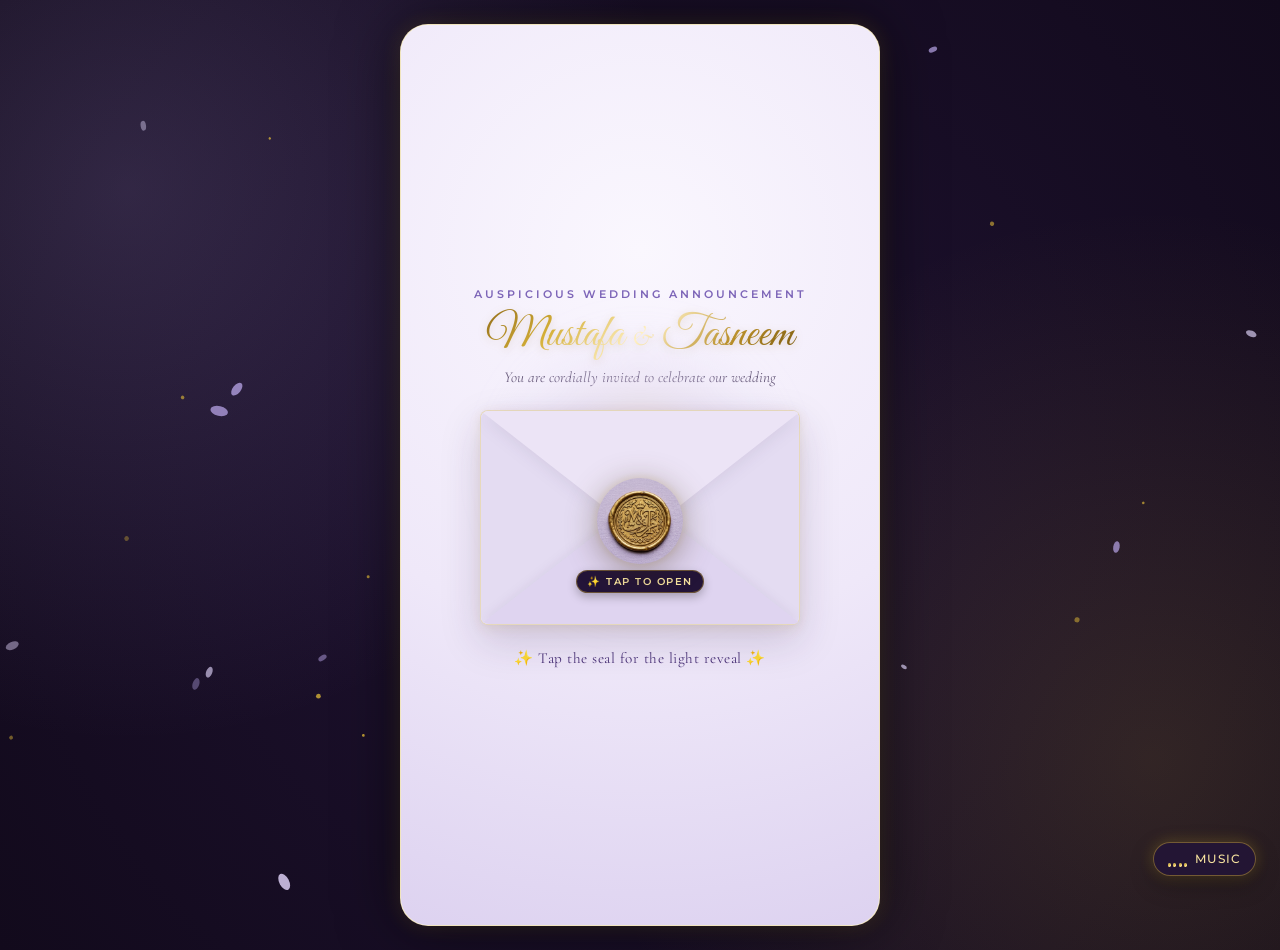
<file: creations_history/v2_bilingual_seal_with_ampersand/index.html>
<!DOCTYPE html>
<html lang="en">
<head>
  <meta charset="UTF-8" />
  <meta name="viewport" content="width=device-width, initial-scale=1.0, maximum-scale=1.0, user-scalable=no" />
  <title>Mustafa & Tasneem — Wedding Invitation</title>
  <meta name="description" content="Official Wedding Invitation of Mustafa & Tasneem. An elegant, interactive Dawoodi Bohra wedding celebration in royal lavender and gold." />
  
  <!-- Favicon & Fonts -->
  <link rel="preconnect" href="https://fonts.googleapis.com">
  <link rel="preconnect" href="https://fonts.gstatic.com" crossorigin>
  <link href="https://fonts.googleapis.com/css2?family=Amiri:ital,wght@0,400;0,700;1,400&family=Cinzel+Decorative:wght@400;700;900&family=Cormorant+Garamond:ital,wght@0,400;0,500;0,600;0,700;1,400;1,600&family=Great+Vibes&family=Montserrat:wght@300;400;500;600&display=swap" rel="stylesheet">

  <link rel="stylesheet" href="styles.css" />
</head>
<body>
  <!-- Ambient Audio Player -->
  <audio id="bg-audio" loop preload="auto">
    <source src="assets/music.mp3" type="audio/mp3">
  </audio>

  <!-- Floating Audio Equalizer Control -->
  <button id="music-toggle" class="floating-music-btn" aria-label="Toggle Background Music" title="Play / Pause Music">
    <div class="eq-bars">
      <span class="bar bar-1"></span>
      <span class="bar bar-2"></span>
      <span class="bar bar-3"></span>
      <span class="bar bar-4"></span>
    </div>
    <span class="music-label">Music</span>
  </button>

  <!-- Canvas Background for Floating Lavender Petals & Gold Shimmer -->
  <canvas id="petal-canvas"></canvas>

  <!-- Main Container -->
  <main class="app-viewport">

    <!-- ==============================================
         1. 3D INTERACTIVE ENVELOPE (LANDING SCREEN)
         ============================================== -->
    <section id="envelope-screen" class="envelope-screen">
      <div class="envelope-wrapper">
        <div class="envelope-ambient-glow"></div>
        
        <div class="envelope-intro-text">
          <span class="sub-heading-top">Auspicious Wedding Announcement</span>
          <h1 class="envelope-couple-title">Mustafa <span>&</span> Tasneem</h1>
          <p class="envelope-hint-text">You are cordially invited to celebrate our wedding</p>
        </div>

        <!-- The 3D Envelope Box -->
        <div class="envelope-3d" id="envelope-box">
          <div class="envelope-back"></div>

          <!-- Radiant Light Beam shining through the center crack -->
          <div class="center-light-beam" id="center-light-beam"></div>
          
          <!-- Letter Card peeking inside -->
          <div class="envelope-letter-preview">
            <div class="letter-gold-crest">
              <img src="assets/seal.jpg" alt="Seal Crest" class="preview-mini-seal" />
            </div>
            <p class="letter-preview-text">بِسْمِ اللَّهِ الرَّحْمَٰنِ الرَّحِيمِ</p>
            <p class="letter-preview-names">Mustafa &amp; Tasneem</p>
          </div>

          <!-- Bottom & Side Flaps -->
          <div class="envelope-flap flap-left" id="flap-left"></div>
          <div class="envelope-flap flap-right" id="flap-right"></div>
          <div class="envelope-flap flap-bottom" id="flap-bottom"></div>

          <!-- Top Foldable Flap -->
          <div class="envelope-flap flap-top" id="top-flap"></div>

          <!-- 3D Gold Wax Seal (Interactive Button) -->
          <div class="wax-seal-container" id="wax-seal">
            <div class="seal-pulse-glow"></div>
            <div class="seal-rotating-rays" id="seal-rays"></div>
            <div class="seal-radiant-halo" id="seal-halo"></div>
            <img src="assets/seal.jpg" alt="Bilingual Gold Wax Seal with M&T and Meem & Taa" class="wax-seal-img" />
            <div class="seal-tap-prompt">
              <span class="tap-icon">✨</span>
              <span class="tap-text">TAP TO OPEN</span>
            </div>
          </div>
        </div>

        <!-- Fullscreen Golden Light Flare Transition -->
        <div class="golden-light-portal" id="light-portal"></div>

        <div class="envelope-footer-note">
          <p>✨ Tap the seal for the light reveal ✨</p>
        </div>
      </div>
    </section>

    <!-- ==============================================
         2. INVITATION EXPERIENCE (SLIDES UP ON OPEN)
         ============================================== -->
    <section id="invitation-screen" class="invitation-screen hidden">

      <!-- Hero Header with Bespoke Calligraphy Logo -->
      <header class="invite-hero">
        <div class="ornate-bismillah">
          <p class="arabic-bismillah">بِسْمِ اللَّهِ الرَّحْمَٰنِ الرَّحِيمِ</p>
          <div class="bismillah-divider">
            <span class="divider-line"></span>
            <span class="divider-diamond">✦</span>
            <span class="divider-line"></span>
          </div>
        </div>

        <!-- Custom Masterpiece Arabic Calligraphy Logo -->
        <div class="hero-logo-frame">
          <div class="logo-glow-halo"></div>
          <div class="logo-inner-wrapper">
            <img src="assets/logo.jpg" alt="Mustafa & Tasneem Arabic Calligraphy Logo" class="couple-arabic-logo" />
          </div>
        </div>

        <div class="hero-titles">
          <span class="cursive-sub">Together with their families</span>
          <h2 class="couple-names-gold">Mustafa &amp; Tasneem</h2>
          <p class="wedding-invite-callout">Request the honor of your presence and prayers to celebrate their union in marriage</p>
        </div>
      </header>

      <!-- Interactive "Scratch-to-Reveal" Date Card -->
      <section class="scratch-card-section">
        <div class="luxury-card-box scratch-container">
          <div class="card-ornament top-center">❖</div>
          <span class="section-eyebrow">Auspicious Date</span>
          <h3 class="card-title">Scratch to Reveal</h3>
          <p class="scratch-instructions">Rub the golden shimmer card below with your finger or cursor to reveal the wedding date!</p>

          <div class="scratch-wrapper">
            <!-- Hidden Content under the scratch foil -->
            <div class="scratch-reveal-content" id="revealed-date-content">
              <div class="revealed-badge">
                <span class="badge-sparkle">✨</span>
                <span class="badge-tag">SAVE THE DATE</span>
                <span class="badge-sparkle">✨</span>
              </div>
              <div class="date-display-grid">
                <div class="date-col">
                  <span class="date-num">14</span>
                  <span class="date-label">DECEMBER</span>
                </div>
                <div class="date-separator">✦</div>
                <div class="date-col">
                  <span class="date-num">2026</span>
                  <span class="date-label">SUNDAY</span>
                </div>
              </div>
              <p class="revealed-hijri">24 Jumada al-Ula 1447 H</p>
              <div class="add-cal-btn-wrap">
                <button id="add-to-cal-btn" class="btn-gold-action">
                  <span class="btn-icon">📅</span> Add to Calendar
                </button>
              </div>
            </div>

            <!-- HTML5 Scratch Canvas -->
            <canvas id="scratch-canvas" class="scratch-canvas" width="340" height="210"></canvas>
          </div>

          <div class="scratch-progress-wrap">
            <div class="scratch-progress-bar" id="scratch-progress"></div>
            <span class="scratch-hint" id="scratch-hint">Scratch at least 50% to unveil completely!</span>
          </div>
        </div>
      </section>

      <!-- Formal Dawoodi Bohra Traditional Invitation Card (Lisan al-Dawat & English) -->
      <section class="traditional-card-section">
        <div class="traditional-parchment">
          <div class="parchment-border">
            <div class="corner-flourish tl"></div>
            <div class="corner-flourish tr"></div>
            <div class="corner-flourish bl"></div>
            <div class="corner-flourish br"></div>

            <div class="parchment-content">
              <p class="arabic-hamd">الْحَمْدُ لِلَّهِ تَعَالَى وَبِفَضْلِهِ وَإِحْسَانِهِ</p>
              <p class="arabic-salawat">اللهم صل على محمد وعلى آل محمد الأطهار، والأئمة الأبرار، ودعاة الحق الأخيار</p>
              
              <div class="dua-invocation-box">
                <p class="lisan-text">
                  الله سبحانه نا فضل و كرم سي، اني ائمة طاهرين ع، و دعاة مطلقين رض، اني المولی اجل المرتضی بالحق سيدنا فخر الدين الشهيد رض، اني خاصة الداعي الأجل الحي المقدس سيدنا محمد برهان الدين رض، نا وسيلة سي، انوارنا نعم الوارث سيدنا عالي قدر مفضل سيف الدين ط ع نا دعا مبارك ني بركة سي
                </p>
                <p class="lisan-highlight">ہماری فرزند ني شادي</p>
              </div>

              <!-- Groom and Bride in traditional honors -->
              <div class="couple-traditional-grid">
                <div class="person-card groom-card">
                  <span class="person-title">الولد الأحَبّ</span>
                  <h4 class="person-name">مُصْطَفَى</h4>
                  <p class="person-english">Mustafa</p>
                  <p class="person-parentage">Son of Mr. &amp; Mrs. Fakhruddin Bhai</p>
                </div>

                <div class="wedding-knot-seal">
                  <span class="knot-gold-ring">💍</span>
                  <span class="knot-urdu">ن شادي</span>
                </div>

                <div class="person-card bride-card">
                  <span class="person-title">البنت العزيزة</span>
                  <h4 class="person-name">تَسْنِيم</h4>
                  <p class="person-english">Tasneem</p>
                  <p class="person-parentage">Daughter of Mr. &amp; Mrs. Shabbir Bhai</p>
                </div>
              </div>

              <div class="nikah-sharaf-box">
                <p class="lisan-bold-center">
                  عقد النكاح نو شرف آقا مولىٰ سيدنا عالي قدر مفضل سيف الدين ط.ع. نا دست مبارك پر ملو نصيب تهيو چھے
                </p>
                <p class="english-translation">
                  By the grace of Allah Ta’ala and with the Raza Mubarak and Dua of His Holiness Syedna Mufaddal Saifuddin (TUS), we cordially invite you to celebrate this blessed milestone with us.
                </p>
              </div>

              <p class="duas-request">
                ہماری خوشي ني مسرة ما شامل تھوا واسطے آپ نے مع الإكرام اذن پيش كريئے چھے، برائے كرم تشريف لاوي انوارنا بركات ما ہماری خوشي ما اضافو كريئے۔
              </p>

              <div class="parchment-signature">
                <span class="sign-line">عبيد سيدنا المنعام ط ع وامائه</span>
                <p class="family-sign">Fakhruddin Family &amp; Shabbir Family</p>
              </div>
            </div>
          </div>
        </div>
      </section>

      <!-- Live Real-Time Countdown -->
      <section class="countdown-section">
        <div class="luxury-card-box countdown-box">
          <span class="section-eyebrow">The Countdown</span>
          <h3 class="card-title">Counting Down to Forever</h3>
          
          <div class="timer-grid" id="countdown-timer">
            <div class="timer-item">
              <span class="time-digit" id="cd-days">00</span>
              <span class="time-label">DAYS</span>
            </div>
            <div class="timer-colon">:</div>
            <div class="timer-item">
              <span class="time-digit" id="cd-hours">00</span>
              <span class="time-label">HOURS</span>
            </div>
            <div class="timer-colon">:</div>
            <div class="timer-item">
              <span class="time-digit" id="cd-minutes">00</span>
              <span class="time-label">MINUTES</span>
            </div>
            <div class="timer-colon">:</div>
            <div class="timer-item">
              <span class="time-digit" id="cd-seconds">00</span>
              <span class="time-label">SECONDS</span>
            </div>
          </div>

          <p class="timer-subtext">Until Mustafa &amp; Tasneem say "Qabiltu" in eternal togetherness ✨</p>
        </div>
      </section>

      <!-- Program Timeline & Auspicious Rusumat -->
      <section class="timeline-section">
        <div class="timeline-header">
          <span class="section-eyebrow">Sacred Ceremonies</span>
          <h3 class="section-main-title">Auspicious Rusumat &amp; Events</h3>
          <p class="timeline-desc">Join us across the joyful celebrations, prayers, and festivities</p>
        </div>

        <div class="events-timeline">

          <!-- 1. Manak Thamb -->
          <div class="timeline-card">
            <div class="event-marker">
              <span class="marker-number">01</span>
            </div>
            <div class="event-details">
              <div class="event-badge">Pre-Wedding Sacred Ritual</div>
              <h4 class="event-title">માણેક થંભ (Manak Thamb)</h4>
              <p class="event-meaning">Auspicious installation of the sacred pillar to welcome blessings, health, and prosperity.</p>
              <div class="event-meta">
                <span class="meta-item"><i class="meta-icon">🗓️</i> Friday, 12th December 2026</span>
                <span class="meta-item"><i class="meta-icon">⏰</i> 10:00 AM onwards</span>
                <span class="meta-item"><i class="meta-icon">📍</i> Saifee Villa, Malabar Hill, Mumbai</span>
              </div>
              <a href="https://maps.google.com/?q=Saifee+Villa+Mumbai" target="_blank" class="btn-mini-map">📍 View on Google Maps</a>
            </div>
          </div>

          <!-- 2. Mandvo & Peethi -->
          <div class="timeline-card">
            <div class="event-marker">
              <span class="marker-number">02</span>
            </div>
            <div class="event-details">
              <div class="event-badge">Haldi &amp; Canopy Songs</div>
              <h4 class="event-title">માંડવો અને પીઠી (Mandvo &amp; Peethi)</h4>
              <p class="event-meaning">Blessing the ceremonial wedding canopy with aromatic turmeric, auspicious songs, and Madeh.</p>
              <div class="event-meta">
                <span class="meta-item"><i class="meta-icon">🗓️</i> Friday, 12th December 2026</span>
                <span class="meta-item"><i class="meta-icon">⏰</i> 04:30 PM</span>
                <span class="meta-item"><i class="meta-icon">📍</i> Royal Emerald Courtyard, Mumbai</span>
              </div>
              <a href="https://maps.google.com/?q=Mumbai" target="_blank" class="btn-mini-map">📍 View on Google Maps</a>
            </div>
          </div>

          <!-- 3. Mama Mosala & Kanthi -->
          <div class="timeline-card">
            <div class="event-marker">
              <span class="marker-number">03</span>
            </div>
            <div class="event-details">
              <div class="event-badge">Family Tradition</div>
              <h4 class="event-title">મામા મોસાળું અને કંઠી (Mama Mosala &amp; Kanthi)</h4>
              <p class="event-meaning">Ceremonial presentation of festive bridal jewelry, gifts, and honors from maternal uncles.</p>
              <div class="event-meta">
                <span class="meta-item"><i class="meta-icon">🗓️</i> Saturday, 13th December 2026</span>
                <span class="meta-item"><i class="meta-icon">⏰</i> 06:30 PM</span>
                <span class="meta-item"><i class="meta-icon">📍</i> Lavender Garden Terrace, Mumbai</span>
              </div>
              <a href="https://maps.google.com/?q=Mumbai" target="_blank" class="btn-mini-map">📍 View on Google Maps</a>
            </div>
          </div>

          <!-- 4. Darees & Majlis -->
          <div class="timeline-card">
            <div class="event-marker">
              <span class="marker-number">04</span>
            </div>
            <div class="event-details">
              <div class="event-badge">Spiritual Gathering</div>
              <h4 class="event-title">دريْس ومجلس (Darees &amp; Majlis)</h4>
              <p class="event-meaning">Recitation of the Holy Quran, zikr, praises, and seeking barakaat prior to the Nikah.</p>
              <div class="event-meta">
                <span class="meta-item"><i class="meta-icon">🗓️</i> Sunday, 14th December 2026</span>
                <span class="meta-item"><i class="meta-icon">⏰</i> 11:00 AM</span>
                <span class="meta-item"><i class="meta-icon">📍</i> Al-Masjid al-Saifee Markaz, Mumbai</span>
              </div>
              <a href="https://maps.google.com/?q=Saifee+Masjid+Mumbai" target="_blank" class="btn-mini-map">📍 View on Google Maps</a>
            </div>
          </div>

          <!-- 5. Nikah Ceremony & Procession -->
          <div class="timeline-card featured-event">
            <div class="event-marker">
              <span class="marker-number highlight">05</span>
            </div>
            <div class="event-details">
              <div class="event-badge gold-badge">عقد النكاح المبارك</div>
              <h4 class="event-title">عقد النكاح (Aqd al-Nikah &amp; Zafaf)</h4>
              <p class="event-meaning">Solemnization of marriage under the pious Raza Mubarak of Syedna Mufaddal Saifuddin (TUS), followed by the grand wedding procession.</p>
              <div class="event-meta">
                <span class="meta-item"><i class="meta-icon">🗓️</i> Sunday, 14th December 2026</span>
                <span class="meta-item"><i class="meta-icon">⏰</i> 01:30 PM Sharp</span>
                <span class="meta-item"><i class="meta-icon">📍</i> Grand Saifee Darbar Hall, Mumbai</span>
              </div>
              <a href="https://maps.google.com/?q=Mumbai" target="_blank" class="btn-mini-map">📍 View on Google Maps</a>
            </div>
          </div>

          <!-- 6. Khushi nu Jaman -->
          <div class="timeline-card">
            <div class="event-marker">
              <span class="marker-number">06</span>
            </div>
            <div class="event-details">
              <div class="event-badge">Traditional Bohra Feast</div>
              <h4 class="event-title">ખુશીનું જમણ (Khushi nu Jaman)</h4>
              <p class="event-meaning">Traditional communal feast served in the Thaal, beginning with Namak, Sodanna, Halwa, royal savories &amp; Biryani.</p>
              <div class="event-meta">
                <span class="meta-item"><i class="meta-icon">🗓️</i> Sunday, 14th December 2026</span>
                <span class="meta-item"><i class="meta-icon">⏰</i> 07:30 PM onwards</span>
                <span class="meta-item"><i class="meta-icon">📍</i> The Crystal Ballroom, Grand Hyatt, Mumbai</span>
              </div>
              <a href="https://maps.google.com/?q=Grand+Hyatt+Mumbai" target="_blank" class="btn-mini-map">📍 View on Google Maps</a>
            </div>
          </div>

          <!-- 7. Reception Gala -->
          <div class="timeline-card">
            <div class="event-marker">
              <span class="marker-number">07</span>
            </div>
            <div class="event-details">
              <div class="event-badge">Evening Gala</div>
              <h4 class="event-title">Walima &amp; Reception</h4>
              <p class="event-meaning">An enchanting evening of congratulations, photos, and joy under starry chandeliers.</p>
              <div class="event-meta">
                <span class="meta-item"><i class="meta-icon">🗓️</i> Monday, 15th December 2026</span>
                <span class="meta-item"><i class="meta-icon">⏰</i> 08:00 PM</span>
                <span class="meta-item"><i class="meta-icon">📍</i> St. Regis Grand Astral Hall, Mumbai</span>
              </div>
              <a href="https://maps.google.com/?q=St+Regis+Mumbai" target="_blank" class="btn-mini-map">📍 View on Google Maps</a>
            </div>
          </div>

        </div>
      </section>

      <!-- Libaas al-Anwar / Dress Code Section -->
      <section class="dresscode-section">
        <div class="luxury-card-box dresscode-box">
          <span class="section-eyebrow">Etiquette &amp; Attire</span>
          <h3 class="card-title">Libaas al-Anwar (Dress Code)</h3>
          <p class="dresscode-intro">We kindly encourage our honorable guests to grace the occasion in traditional Dawoodi Bohra attire:</p>

          <div class="dresscode-grid">
            <div class="attire-col">
              <div class="attire-icon">👔</div>
              <h4 class="attire-title">Gents</h4>
              <p class="attire-spec">Traditional White Saya Kurta &amp; Golden embroidered Topi with festive Shawl.</p>
            </div>
            <div class="attire-divider"></div>
            <div class="attire-col">
              <div class="attire-icon">🌸</div>
              <h4 class="attire-title">Ladies</h4>
              <p class="attire-spec">Traditional Graceful Rida (Soft lavender, lilac, blush, and gold shades warmly welcomed).</p>
            </div>
          </div>

          <div class="color-palette-swatches">
            <span class="swatch-label">Theme Palette Inspiration:</span>
            <div class="swatches-row">
              <span class="swatch s1" title="Misty Lavender"></span>
              <span class="swatch s2" title="Royal Lilac"></span>
              <span class="swatch s3" title="Pure Ivory Pearl"></span>
              <span class="swatch s4" title="Warm Gold Foil"></span>
              <span class="swatch s5" title="Deep Plum"></span>
            </div>
          </div>
        </div>
      </section>

      <!-- Digital RSVP & Mubaraki Dua Guestbook -->
      <section class="rsvp-section" id="rsvp-section">
        <div class="luxury-card-box rsvp-box">
          <span class="section-eyebrow">Respond &amp; Bless</span>
          <h3 class="card-title">RSVP &amp; Mubaraki Dua</h3>
          <p class="rsvp-subtext">Your presence and prayers will make our celebration complete. Please confirm your attendance below:</p>

          <form id="rsvp-form" class="rsvp-form">
            <div class="form-group">
              <label for="guest-name">Full Name *</label>
              <input type="text" id="guest-name" required placeholder="e.g. Mufaddal Bhai / Fatema Ben" />
            </div>

            <div class="form-row">
              <div class="form-group half">
                <label for="guest-phone">Phone / WhatsApp *</label>
                <input type="tel" id="guest-phone" required placeholder="+91 98765 43210" />
              </div>
              <div class="form-group half">
                <label for="guest-count">Number of Guests</label>
                <select id="guest-count">
                  <option value="1">1 Person</option>
                  <option value="2" selected>2 Persons</option>
                  <option value="3">3 Persons</option>
                  <option value="4">4 Persons</option>
                  <option value="5+">Family (5+ Persons)</option>
                </select>
              </div>
            </div>

            <div class="form-group">
              <label for="attendance-choice">Will you be attending?</label>
              <div class="radio-pill-group">
                <label class="radio-pill">
                  <input type="radio" name="attendance" value="Joyfully Attending" checked />
                  <span>🎉 Joyfully Attending</span>
                </label>
                <label class="radio-pill">
                  <input type="radio" name="attendance" value="Regretfully Cannot" />
                  <span>🕊️ Sending Dua From Afar</span>
                </label>
              </div>
            </div>

            <div class="form-group">
              <label for="guest-message">Mubaraki Wish / Dua for the Couple</label>
              <textarea id="guest-message" rows="3" placeholder="Write your heartfelt congratulations, dua, or warm wishes here..."></textarea>
            </div>

            <button type="submit" class="btn-submit-rsvp" id="submit-rsvp-btn">
              <span class="btn-text">Send RSVP &amp; Mubaraki</span>
              <span class="btn-sparkle">✨</span>
            </button>
          </form>

          <div id="rsvp-feedback" class="rsvp-feedback hidden">
            <div class="feedback-icon">💐</div>
            <h4>Mubarak! Your RSVP has been received!</h4>
            <p>Shukran for your warm prayers and response. We look forward to celebrating with you!</p>
          </div>

          <!-- Live Mubaraki & Wishes Wall -->
          <div class="wishes-board">
            <div class="wishes-title-bar">
              <span class="wishes-crown">👑</span>
              <h4>Warm Wishes &amp; Dua Board</h4>
            </div>
            <div class="wishes-list" id="wishes-list">
              <!-- Dynamically populated -->
            </div>
          </div>
        </div>
      </section>

      <!-- Footer / Traditional Salutations -->
      <footer class="invite-footer">
        <div class="footer-seal-emblem">
          <img src="assets/seal.jpg" alt="Wax Seal Emblem" class="footer-mini-seal" />
        </div>
        <h4 class="footer-couple-name">Mustafa &amp; Tasneem</h4>
        <p class="footer-salutation">عبيد سيدنا المنعام ط ع وامائه</p>
        <p class="footer-year">2026 • With Dua &amp; Gratitude</p>
        <div class="footer-back-to-top">
          <button id="back-to-top-btn" class="back-to-top-link">↑ Back to Top</button>
        </div>
      </footer>

    </section>
  </main>

  <script src="app.js"></script>
</body>
</html>
</file>
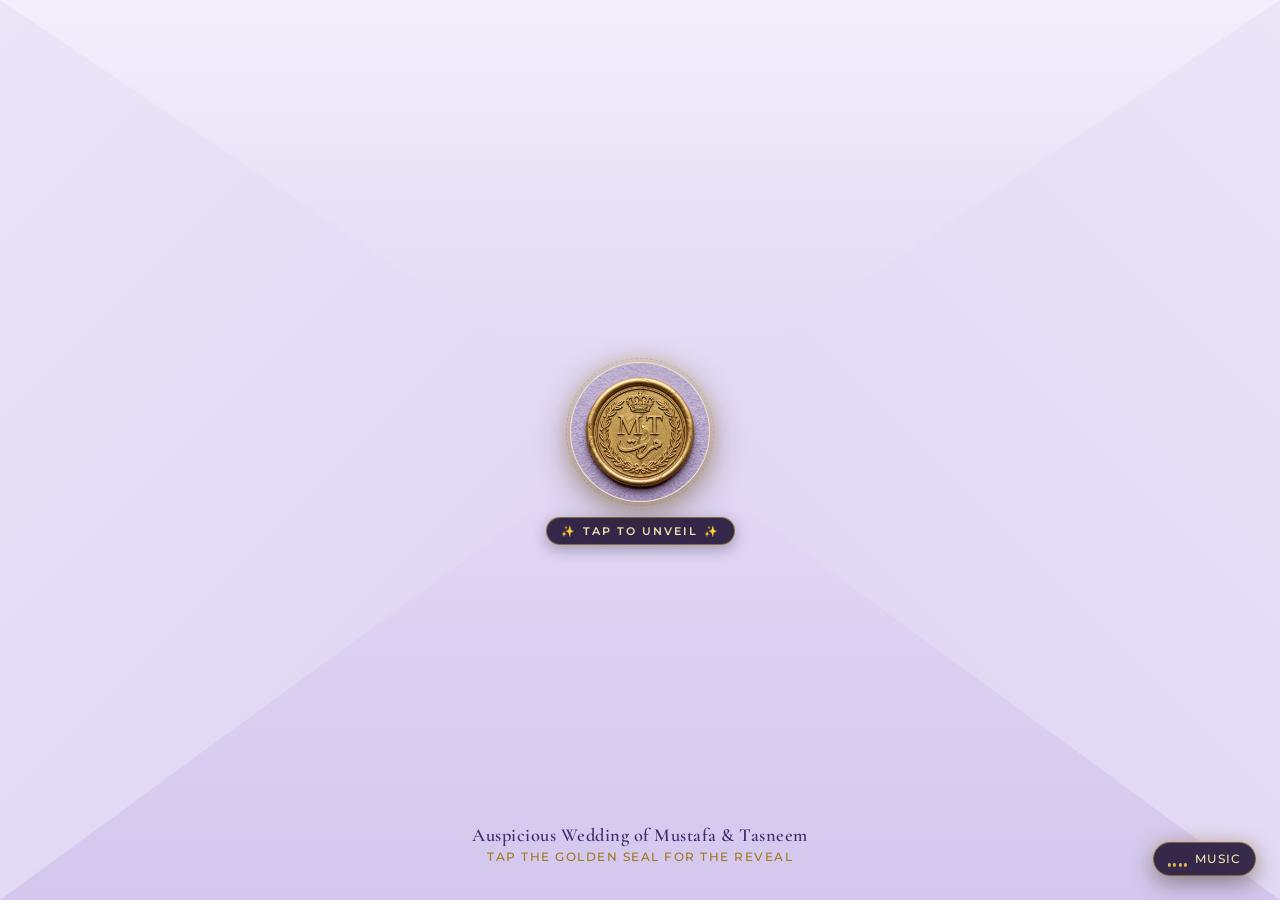
<file: creations_history/v3_fullscreen_envelope_couple_arch/index.html>
<!DOCTYPE html>
<html lang="en">
<head>
  <meta charset="UTF-8" />
  <meta name="viewport" content="width=device-width, initial-scale=1.0, maximum-scale=1.0, user-scalable=no" />
  <title>Mustafa &amp; Tasneem — Wedding Invitation</title>
  <meta name="description" content="Official Wedding Invitation of Mustafa &amp; Tasneem. An interactive Dawoodi Bohra storytelling wedding experience in royal lavender and gold." />
  
  <!-- Favicon & Fonts -->
  <link rel="preconnect" href="https://fonts.googleapis.com">
  <link rel="preconnect" href="https://fonts.gstatic.com" crossorigin>
  <link href="https://fonts.googleapis.com/css2?family=Amiri:ital,wght@0,400;0,700;1,400&family=Cinzel+Decorative:wght@400;700;900&family=Cormorant+Garamond:ital,wght@0,400;0,500;0,600;0,700;1,400;1,600&family=Great+Vibes&family=Montserrat:wght@300;400;500;600;700&display=swap" rel="stylesheet">

  <link rel="stylesheet" href="styles.css" />
</head>
<body>
  <!-- Ambient Wedding Audio Player -->
  <audio id="bg-audio" loop preload="auto">
    <source src="assets/music.mp3" type="audio/mp3">
  </audio>

  <!-- Floating Audio Equalizer Control -->
  <button id="music-toggle" class="floating-music-btn" aria-label="Toggle Background Music" title="Play / Pause Music">
    <div class="eq-bars">
      <span class="bar bar-1"></span>
      <span class="bar bar-2"></span>
      <span class="bar bar-3"></span>
      <span class="bar bar-4"></span>
    </div>
    <span class="music-label">Music</span>
  </button>

  <!-- Canvas Background for Floating Lavender Petals & Soft Golden Bokeh -->
  <canvas id="petal-canvas"></canvas>

  <!-- Side Storyteller Chapter Navigation (Parallax Book) -->
  <nav class="story-nav" id="story-nav" aria-label="Invitation Chapters">
    <div class="story-nav-track">
      <a href="#chapter-union" class="story-nav-dot active" data-chapter="I" title="The Royal Union"></a>
      <a href="#chapter-invitation" class="story-nav-dot" data-chapter="II" title="The Sacred Invitation"></a>
      <a href="#chapter-date" class="story-nav-dot" data-chapter="III" title="Auspicious Date"></a>
      <a href="#chapter-rusumat" class="story-nav-dot" data-chapter="IV" title="Sacred Rusumat"></a>
      <a href="#chapter-attire" class="story-nav-dot" data-chapter="V" title="Libaas &amp; Hospitality"></a>
      <a href="#chapter-rsvp" class="story-nav-dot" data-chapter="VI" title="RSVP &amp; Mubaraki"></a>
    </div>
  </nav>

  <!-- Main Container -->
  <main class="app-viewport">

    <!-- ==============================================
         PROLOGUE: FULLSCREEN ENVELOPE CLOSE-UP SCREEN
         ============================================== -->
    <section id="envelope-screen" class="envelope-screen fullscreen-envelope-view">
      <div class="fullscreen-envelope-container" id="envelope-box">
        
        <!-- Embossed Texture & Gilded Flaps -->
        <div class="envelope-full-bg"></div>

        <!-- Soft Warm Light Beam emerging through center vertical seam -->
        <div class="soft-center-beam" id="center-light-beam"></div>

        <!-- Envelope Flap Layers -->
        <div class="envelope-panel panel-left" id="panel-left"></div>
        <div class="envelope-panel panel-right" id="panel-right"></div>
        <div class="envelope-panel panel-top" id="top-flap"></div>
        <div class="envelope-panel panel-bottom" id="panel-bottom"></div>

        <!-- Prominent Macro Wax Seal (In Direct Close-Up Focus) -->
        <div class="wax-seal-macro-wrap" id="wax-seal" role="button" tabindex="0" aria-label="Open wedding invitation">
          <div class="seal-soft-aura"></div>
          <div class="seal-sunbeam-rays" id="seal-rays"></div>
          <div class="seal-ring-highlight"></div>
          <img src="assets/seal.jpg" alt="Mustafa &amp; Tasneem Bilingual Gold Wax Seal (MT / م ت)" class="seal-macro-img" />
          
          <div class="seal-callout-pill">
            <span class="callout-sparkle">✨</span>
            <span class="callout-text">TAP TO UNVEIL</span>
            <span class="callout-sparkle">✨</span>
          </div>
        </div>

        <div class="envelope-macro-footer">
          <p class="macro-sub-title">Auspicious Wedding of Mustafa &amp; Tasneem</p>
          <p class="macro-hint">Tap the golden seal for the reveal</p>
        </div>
      </div>

      <!-- Soft Ethereal Champagne Light Bloom Portal Overlay -->
      <div class="soft-light-portal" id="light-portal">
        <div class="portal-sunburst"></div>
        <div class="portal-warm-glow"></div>
      </div>
    </section>

    <!-- ==============================================
         STORYTELLER PARALLAX BOOK INVITATION
         ============================================== -->
    <section id="invitation-screen" class="invitation-screen hidden">

      <!-- CHAPTER I: THE ROYAL UNION (Couple Portrait & Monogram) -->
      <article class="story-chapter" id="chapter-union">
        <div class="chapter-header">
          <span class="chapter-roman">Chapter I</span>
          <h2 class="chapter-title">The Royal Union</h2>
          <div class="ornate-separator">
            <span class="sep-line"></span>
            <span class="sep-gem">✦</span>
            <span class="sep-line"></span>
          </div>
        </div>

        <div class="bismillah-block">
          <p class="arabic-bismillah">بِسْمِ اللَّهِ الرَّحْمَٰنِ الرَّحِيمِ</p>
          <p class="bismillah-trans">In the name of Allah, the Most Beneficent, the Most Merciful</p>
        </div>

        <!-- Couple Portrait in Traditional Bohra Attire -->
        <div class="couple-portrait-showcase">
          <div class="portrait-arch-frame">
            <div class="arch-gold-trim"></div>
            <img src="assets/couple.jpg" alt="Mustafa &amp; Tasneem in Traditional Dawoodi Bohra Attire under Floral Arch" class="couple-portrait-img" />
            <div class="portrait-gradient-overlay"></div>
            <div class="portrait-caption">
              <span class="caption-script">Two souls united in faith, love &amp; prayers</span>
            </div>
          </div>
        </div>

        <!-- Custom Masterpiece Arabic Calligraphy Logo -->
        <div class="calligraphy-monogram-block">
          <div class="logo-aura-glow"></div>
          <div class="logo-inner-badge">
            <img src="assets/logo.jpg" alt="Mustafa &amp; Tasneem Arabic Calligraphy Logo" class="couple-arabic-logo" />
          </div>
          <div class="couple-names-header">
            <span class="cursive-prefix">Together with their families</span>
            <h1 class="couple-primary-names">Mustafa &amp; Tasneem</h1>
            <p class="couple-tagline">Celebrate with us as we embark on this sacred journey of companionship and barakat.</p>
          </div>
        </div>
      </article>

      <!-- CHAPTER II: THE SACRED COVENANT (Traditional Bohra Invitation) -->
      <article class="story-chapter" id="chapter-invitation">
        <div class="chapter-header">
          <span class="chapter-roman">Chapter II</span>
          <h2 class="chapter-title">The Sacred Invitation</h2>
          <div class="ornate-separator">
            <span class="sep-line"></span>
            <span class="sep-gem">✦</span>
            <span class="sep-line"></span>
          </div>
        </div>

        <div class="parchment-card-luxury">
          <div class="parchment-inner-border">
            <div class="flourish-corner tl"></div>
            <div class="flourish-corner tr"></div>
            <div class="flourish-corner bl"></div>
            <div class="flourish-corner br"></div>

            <div class="parchment-body">
              <p class="arabic-hamd">الْحَمْدُ لِلَّهِ تَعَالَى وَبِفَضْلِهِ وَإِحْسَانِهِ</p>
              <p class="arabic-salawat">اللهم صل على محمد وعلى آل محمد الأطهار، والأئمة الأبرار، ودعاة الحق الأخيار</p>
              
              <div class="lisan-dawat-box">
                <p class="lisan-paragraph">
                  الله سبحانه نا فضل و كرم سي، اني ائمة طاهرين ع، و دعاة مطلقين رض، اني المولی اجل المرتضی بالحق سيدنا فخر الدين الشهيد رض، اني خاصة الداعي الأجل الحي المقدس سيدنا محمد برهان الدين رض، نا وسيلة سي، انوارنا نعم الوارث سيدنا عالي قدر مفضل سيف الدين ط ع نا دعا مبارك ني بركة سي
                </p>
                <p class="lisan-announcement">ہماری فرزند ني شادي</p>
              </div>

              <!-- Groom and Bride Honors Grid -->
              <div class="bohra-couple-row">
                <div class="bohra-person-col groom-col">
                  <span class="bohra-honor-tag">الولد الأحَبّ</span>
                  <h3 class="bohra-person-arabic">مُصْطَفَى</h3>
                  <p class="bohra-person-eng">Mustafa</p>
                  <p class="bohra-family-line">Son of Mr. &amp; Mrs. Fakhruddin Bhai</p>
                </div>

                <div class="bohra-knot-col">
                  <span class="knot-ring-icon">💍</span>
                  <span class="knot-script">ن شادي</span>
                </div>

                <div class="bohra-person-col bride-col">
                  <span class="bohra-honor-tag">البنت العزيزة</span>
                  <h3 class="bohra-person-arabic">تَسْنِيم</h3>
                  <p class="bohra-person-eng">Tasneem</p>
                  <p class="bohra-family-line">Daughter of Mr. &amp; Mrs. Shabbir Bhai</p>
                </div>
              </div>

              <div class="nikah-raza-highlight">
                <p class="lisan-bold">
                  عقد النكاح نو شرف آقا مولىٰ سيدنا عالي قدر مفضل سيف الدين ط.ع. نا دست مبارك پر ملو نصيب تهيو چھے
                </p>
                <p class="english-meaning">
                  By the benign grace of Allah Ta’ala and with the pious Raza Mubarak and Dua of His Holiness Syedna Mufaddal Saifuddin (TUS), we request your gracious company to share in our festive joy.
                </p>
              </div>

              <p class="lisan-closing-call">
                ہماری خوشي ني مسرة ما شامل تھوا واسطے آپ نے مع الإكرام اذن پيش كريئے چھے، برائے كرم تشريف لاوي انوارنا بركات ما ہماری خوشي ما اضافو كريئے۔
              </p>

              <div class="signature-block">
                <span class="ubaid-line">عبيد سيدنا المنعام ط ع وامائه</span>
                <p class="family-sign-names">Fakhruddin Family &amp; Shabbir Family</p>
              </div>
            </div>
          </div>
        </div>
      </article>

      <!-- CHAPTER III: THE AUSPICIOUS DATE & COUNTDOWN -->
      <article class="story-chapter" id="chapter-date">
        <div class="chapter-header">
          <span class="chapter-roman">Chapter III</span>
          <h2 class="chapter-title">Auspicious Date &amp; Countdown</h2>
          <div class="ornate-separator">
            <span class="sep-line"></span>
            <span class="sep-gem">✦</span>
            <span class="sep-line"></span>
          </div>
        </div>

        <!-- Interactive Scratch-to-Reveal Card -->
        <div class="luxury-card-box scratch-container">
          <div class="card-ornament top-center">❖</div>
          <span class="section-eyebrow">Interactive Milestone</span>
          <h3 class="card-title">Scratch to Reveal the Date</h3>
          <p class="scratch-instructions">Rub the golden shimmering foil below with your finger or cursor to unveil the wedding date!</p>

          <div class="scratch-wrapper">
            <div class="scratch-reveal-content" id="revealed-date-content">
              <div class="revealed-badge">
                <span class="badge-sparkle">✨</span>
                <span class="badge-tag">SAVE THE DATE</span>
                <span class="badge-sparkle">✨</span>
              </div>
              <div class="date-display-grid">
                <div class="date-col">
                  <span class="date-num">14</span>
                  <span class="date-label">DECEMBER</span>
                </div>
                <div class="date-separator">✦</div>
                <div class="date-col">
                  <span class="date-num">2026</span>
                  <span class="date-label">SUNDAY</span>
                </div>
              </div>
              <p class="revealed-hijri">24 Jumada al-Ula 1447 H</p>
              <div class="add-cal-btn-wrap">
                <button id="add-to-cal-btn" class="btn-gold-action">
                  <span class="btn-icon">📅</span> Add to Calendar
                </button>
              </div>
            </div>

            <!-- HTML5 Scratch Canvas -->
            <canvas id="scratch-canvas" class="scratch-canvas" width="340" height="210"></canvas>
          </div>

          <div class="scratch-progress-wrap">
            <div class="scratch-progress-bar" id="scratch-progress"></div>
            <span class="scratch-hint" id="scratch-hint">Scratch at least 50% to unveil completely!</span>
          </div>
        </div>

        <!-- Live Real-Time Countdown Timer -->
        <div class="luxury-card-box countdown-box">
          <span class="section-eyebrow">Ticking Down</span>
          <h3 class="card-title">Counting Down to Forever</h3>
          
          <div class="timer-grid" id="countdown-timer">
            <div class="timer-item">
              <span class="time-digit" id="cd-days">00</span>
              <span class="time-label">DAYS</span>
            </div>
            <div class="timer-colon">:</div>
            <div class="timer-item">
              <span class="time-digit" id="cd-hours">00</span>
              <span class="time-label">HOURS</span>
            </div>
            <div class="timer-colon">:</div>
            <div class="timer-item">
              <span class="time-digit" id="cd-minutes">00</span>
              <span class="time-label">MINUTES</span>
            </div>
            <div class="timer-colon">:</div>
            <div class="timer-item">
              <span class="time-digit" id="cd-seconds">00</span>
              <span class="time-label">SECONDS</span>
            </div>
          </div>

          <p class="timer-subtext">Until Mustafa &amp; Tasneem say "Qabiltu" in eternal togetherness ✨</p>
        </div>
      </article>

      <!-- CHAPTER IV: SACRED RUSUMAT & EVENTS (Parallax Story Timeline) -->
      <article class="story-chapter" id="chapter-rusumat">
        <div class="chapter-header">
          <span class="chapter-roman">Chapter IV</span>
          <h2 class="chapter-title">Sacred Rusumat &amp; Events</h2>
          <div class="ornate-separator">
            <span class="sep-line"></span>
            <span class="sep-gem">✦</span>
            <span class="sep-line"></span>
          </div>
          <p class="chapter-subtitle">Join us across the cherished Dawoodi Bohra wedding customs</p>
        </div>

        <div class="events-timeline">

          <!-- 1. Manak Thamb -->
          <div class="timeline-card">
            <div class="event-marker"><span class="marker-number">01</span></div>
            <div class="event-details">
              <div class="event-badge">Pre-Wedding Sacred Ritual</div>
              <h4 class="event-title">માણેક થંભ (Manak Thamb)</h4>
              <p class="event-meaning">Auspicious installation of the sacred pillar to welcome barakaat, health, and prosperity for the new household.</p>
              <div class="event-meta">
                <span class="meta-item"><i class="meta-icon">🗓️</i> Friday, 12th December 2026</span>
                <span class="meta-item"><i class="meta-icon">⏰</i> 10:00 AM onwards</span>
                <span class="meta-item"><i class="meta-icon">📍</i> Saifee Villa, Malabar Hill, Mumbai</span>
              </div>
              <a href="https://maps.google.com/?q=Saifee+Villa+Mumbai" target="_blank" class="btn-mini-map">📍 View on Google Maps</a>
            </div>
          </div>

          <!-- 2. Mandvo & Peethi -->
          <div class="timeline-card">
            <div class="event-marker"><span class="marker-number">02</span></div>
            <div class="event-details">
              <div class="event-badge">Haldi &amp; Canopy Songs</div>
              <h4 class="event-title">માંડવો અને પીઠી (Mandvo &amp; Peethi)</h4>
              <p class="event-meaning">Blessing the ceremonial canopy with fragrant turmeric, auspicious songs, and traditional Madeh.</p>
              <div class="event-meta">
                <span class="meta-item"><i class="meta-icon">🗓️</i> Friday, 12th December 2026</span>
                <span class="meta-item"><i class="meta-icon">⏰</i> 04:30 PM</span>
                <span class="meta-item"><i class="meta-icon">📍</i> Royal Emerald Courtyard, Mumbai</span>
              </div>
              <a href="https://maps.google.com/?q=Mumbai" target="_blank" class="btn-mini-map">📍 View on Google Maps</a>
            </div>
          </div>

          <!-- 3. Mama Mosala & Kanthi -->
          <div class="timeline-card">
            <div class="event-marker"><span class="marker-number">03</span></div>
            <div class="event-details">
              <div class="event-badge">Family Tradition</div>
              <h4 class="event-title">મામા મોસાળું અને કંઠી (Mama Mosala &amp; Kanthi)</h4>
              <p class="event-meaning">Ceremonial presentation of festive bridal jewelry, auspicious sweets, and honors from maternal uncles.</p>
              <div class="event-meta">
                <span class="meta-item"><i class="meta-icon">🗓️</i> Saturday, 13th December 2026</span>
                <span class="meta-item"><i class="meta-icon">⏰</i> 06:30 PM</span>
                <span class="meta-item"><i class="meta-icon">📍</i> Lavender Garden Terrace, Mumbai</span>
              </div>
              <a href="https://maps.google.com/?q=Mumbai" target="_blank" class="btn-mini-map">📍 View on Google Maps</a>
            </div>
          </div>

          <!-- 4. Darees & Majlis -->
          <div class="timeline-card">
            <div class="event-marker"><span class="marker-number">04</span></div>
            <div class="event-details">
              <div class="event-badge">Spiritual Gathering</div>
              <h4 class="event-title">دريْس ومجلس (Darees &amp; Majlis)</h4>
              <p class="event-meaning">Recitation of the Holy Quran, zikr, praises, and prayers seeking divine blessings prior to the Nikah.</p>
              <div class="event-meta">
                <span class="meta-item"><i class="meta-icon">🗓️</i> Sunday, 14th December 2026</span>
                <span class="meta-item"><i class="meta-icon">⏰</i> 11:00 AM</span>
                <span class="meta-item"><i class="meta-icon">📍</i> Al-Masjid al-Saifee Markaz, Mumbai</span>
              </div>
              <a href="https://maps.google.com/?q=Saifee+Masjid+Mumbai" target="_blank" class="btn-mini-map">📍 View on Google Maps</a>
            </div>
          </div>

          <!-- 5. Nikah Ceremony & Procession -->
          <div class="timeline-card featured-event">
            <div class="event-marker"><span class="marker-number highlight">05</span></div>
            <div class="event-details">
              <div class="event-badge gold-badge">عقد النكاح المبارك</div>
              <h4 class="event-title">عقد النكاح (Aqd al-Nikah &amp; Zafaf)</h4>
              <p class="event-meaning">Solemnization of marriage under the pious Raza Mubarak of Syedna Mufaddal Saifuddin (TUS), followed by the joyful wedding procession.</p>
              <div class="event-meta">
                <span class="meta-item"><i class="meta-icon">🗓️</i> Sunday, 14th December 2026</span>
                <span class="meta-item"><i class="meta-icon">⏰</i> 01:30 PM Sharp</span>
                <span class="meta-item"><i class="meta-icon">📍</i> Grand Saifee Darbar Hall, Mumbai</span>
              </div>
              <a href="https://maps.google.com/?q=Mumbai" target="_blank" class="btn-mini-map">📍 View on Google Maps</a>
            </div>
          </div>

          <!-- 6. Khushi nu Jaman -->
          <div class="timeline-card">
            <div class="event-marker"><span class="marker-number">06</span></div>
            <div class="event-details">
              <div class="event-badge">Traditional Bohra Feast</div>
              <h4 class="event-title">ખુશીનું જમણ (Khushi nu Jaman)</h4>
              <p class="event-meaning">Traditional communal feast served in the Thaal, beginning with Namak, Sodanna, Halwa, royal savories &amp; Biryani, ending with paan &amp; ittar.</p>
              <div class="event-meta">
                <span class="meta-item"><i class="meta-icon">🗓️</i> Sunday, 14th December 2026</span>
                <span class="meta-item"><i class="meta-icon">⏰</i> 07:30 PM onwards</span>
                <span class="meta-item"><i class="meta-icon">📍</i> The Crystal Ballroom, Grand Hyatt, Mumbai</span>
              </div>
              <a href="https://maps.google.com/?q=Grand+Hyatt+Mumbai" target="_blank" class="btn-mini-map">📍 View on Google Maps</a>
            </div>
          </div>

          <!-- 7. Reception Gala -->
          <div class="timeline-card">
            <div class="event-marker"><span class="marker-number">07</span></div>
            <div class="event-details">
              <div class="event-badge">Evening Gala</div>
              <h4 class="event-title">Walima &amp; Reception</h4>
              <p class="event-meaning">An enchanting evening of congratulations, memories, and joy under starry chandeliers.</p>
              <div class="event-meta">
                <span class="meta-item"><i class="meta-icon">🗓️</i> Monday, 15th December 2026</span>
                <span class="meta-item"><i class="meta-icon">⏰</i> 08:00 PM</span>
                <span class="meta-item"><i class="meta-icon">📍</i> St. Regis Grand Astral Hall, Mumbai</span>
              </div>
              <a href="https://maps.google.com/?q=St+Regis+Mumbai" target="_blank" class="btn-mini-map">📍 View on Google Maps</a>
            </div>
          </div>

        </div>
      </article>

      <!-- CHAPTER V: LIBAAS & HOSPITALITY -->
      <article class="story-chapter" id="chapter-attire">
        <div class="chapter-header">
          <span class="chapter-roman">Chapter V</span>
          <h2 class="chapter-title">Libaas &amp; Hospitality</h2>
          <div class="ornate-separator">
            <span class="sep-line"></span>
            <span class="sep-gem">✦</span>
            <span class="sep-line"></span>
          </div>
        </div>

        <div class="luxury-card-box dresscode-box">
          <span class="section-eyebrow">Etiquette &amp; Attire</span>
          <h3 class="card-title">Libaas al-Anwar (Dress Code)</h3>
          <p class="dresscode-intro">We kindly encourage our honorable guests to grace the celebrations in traditional Dawoodi Bohra attire:</p>

          <div class="dresscode-grid">
            <div class="attire-col">
              <div class="attire-icon">👔</div>
              <h4 class="attire-title">Gents</h4>
              <p class="attire-spec">Traditional White Saya Kurta &amp; Golden embroidered Topi with celebratory Shawl.</p>
            </div>
            <div class="attire-divider"></div>
            <div class="attire-col">
              <div class="attire-icon">🌸</div>
              <h4 class="attire-title">Ladies</h4>
              <p class="attire-spec">Traditional Graceful Rida (Pastel lavender, lilac, blush, and champagne gold shades warmly welcomed).</p>
            </div>
          </div>

          <div class="color-palette-swatches">
            <span class="swatch-label">Theme Palette Inspiration:</span>
            <div class="swatches-row">
              <span class="swatch s1" title="Misty Lavender"></span>
              <span class="swatch s2" title="Royal Lilac"></span>
              <span class="swatch s3" title="Pure Ivory Pearl"></span>
              <span class="swatch s4" title="Warm Gold Foil"></span>
              <span class="swatch s5" title="Deep Plum"></span>
            </div>
          </div>
        </div>
      </article>

      <!-- CHAPTER VI: RSVP & MUBARAKI DUA -->
      <article class="story-chapter" id="chapter-rsvp">
        <div class="chapter-header">
          <span class="chapter-roman">Chapter VI</span>
          <h2 class="chapter-title">RSVP &amp; Mubaraki Dua</h2>
          <div class="ornate-separator">
            <span class="sep-line"></span>
            <span class="sep-gem">✦</span>
            <span class="sep-line"></span>
          </div>
        </div>

        <div class="luxury-card-box rsvp-box">
          <span class="section-eyebrow">Respond &amp; Bless</span>
          <h3 class="card-title">Confirm Attendance</h3>
          <p class="rsvp-subtext">Your presence and prayers will illuminate our celebration. Please kindly let us know your plans below:</p>

          <form id="rsvp-form" class="rsvp-form">
            <div class="form-group">
              <label for="guest-name">Full Name *</label>
              <input type="text" id="guest-name" required placeholder="e.g. Mufaddal Bhai / Fatema Ben" />
            </div>

            <div class="form-row">
              <div class="form-group half">
                <label for="guest-phone">Phone / WhatsApp *</label>
                <input type="tel" id="guest-phone" required placeholder="+91 98765 43210" />
              </div>
              <div class="form-group half">
                <label for="guest-count">Number of Guests</label>
                <select id="guest-count">
                  <option value="1">1 Person</option>
                  <option value="2" selected>2 Persons</option>
                  <option value="3">3 Persons</option>
                  <option value="4">4 Persons</option>
                  <option value="5+">Family (5+ Persons)</option>
                </select>
              </div>
            </div>

            <div class="form-group">
              <label>Will you be attending?</label>
              <div class="radio-pill-group">
                <label class="radio-pill">
                  <input type="radio" name="attendance" value="Joyfully Attending" checked />
                  <span>🎉 Joyfully Attending</span>
                </label>
                <label class="radio-pill">
                  <input type="radio" name="attendance" value="Regretfully Cannot" />
                  <span>🕊️ Sending Dua From Afar</span>
                </label>
              </div>
            </div>

            <div class="form-group">
              <label for="guest-message">Mubaraki Wish / Dua for the Couple</label>
              <textarea id="guest-message" rows="3" placeholder="Write your heartfelt congratulations, dua, or warm wishes here..."></textarea>
            </div>

            <button type="submit" class="btn-submit-rsvp" id="submit-rsvp-btn">
              <span class="btn-text">Send RSVP &amp; Mubaraki</span>
              <span class="btn-sparkle">✨</span>
            </button>
          </form>

          <div id="rsvp-feedback" class="rsvp-feedback hidden">
            <div class="feedback-icon">💐</div>
            <h4>Mubarak! Your RSVP has been received!</h4>
            <p>Shukran for your warm prayers and response. We look forward to celebrating together!</p>
          </div>

          <!-- Live Mubaraki & Wishes Wall -->
          <div class="wishes-board">
            <div class="wishes-title-bar">
              <span class="wishes-crown">👑</span>
              <h4>Warm Wishes &amp; Dua Board</h4>
            </div>
            <div class="wishes-list" id="wishes-list">
              <!-- Dynamically populated -->
            </div>
          </div>
        </div>
      </article>

      <!-- EPILOGUE: IN DIVINE GRATITUDE -->
      <footer class="invite-footer">
        <div class="footer-seal-emblem">
          <img src="assets/seal.jpg" alt="Wax Seal Emblem (MT / م ت)" class="footer-mini-seal" />
        </div>
        <h3 class="footer-couple-name">Mustafa &amp; Tasneem</h3>
        <p class="footer-salutation">عبيد سيدنا المنعام ط ع وامائه</p>
        <p class="footer-year">2026 • With Dua &amp; Gratitude</p>
        <div class="footer-back-to-top">
          <button id="back-to-top-btn" class="back-to-top-link">↑ Back to Top</button>
        </div>
      </footer>

    </section>
  </main>

  <script src="app.js"></script>
</body>
</html>
</file>
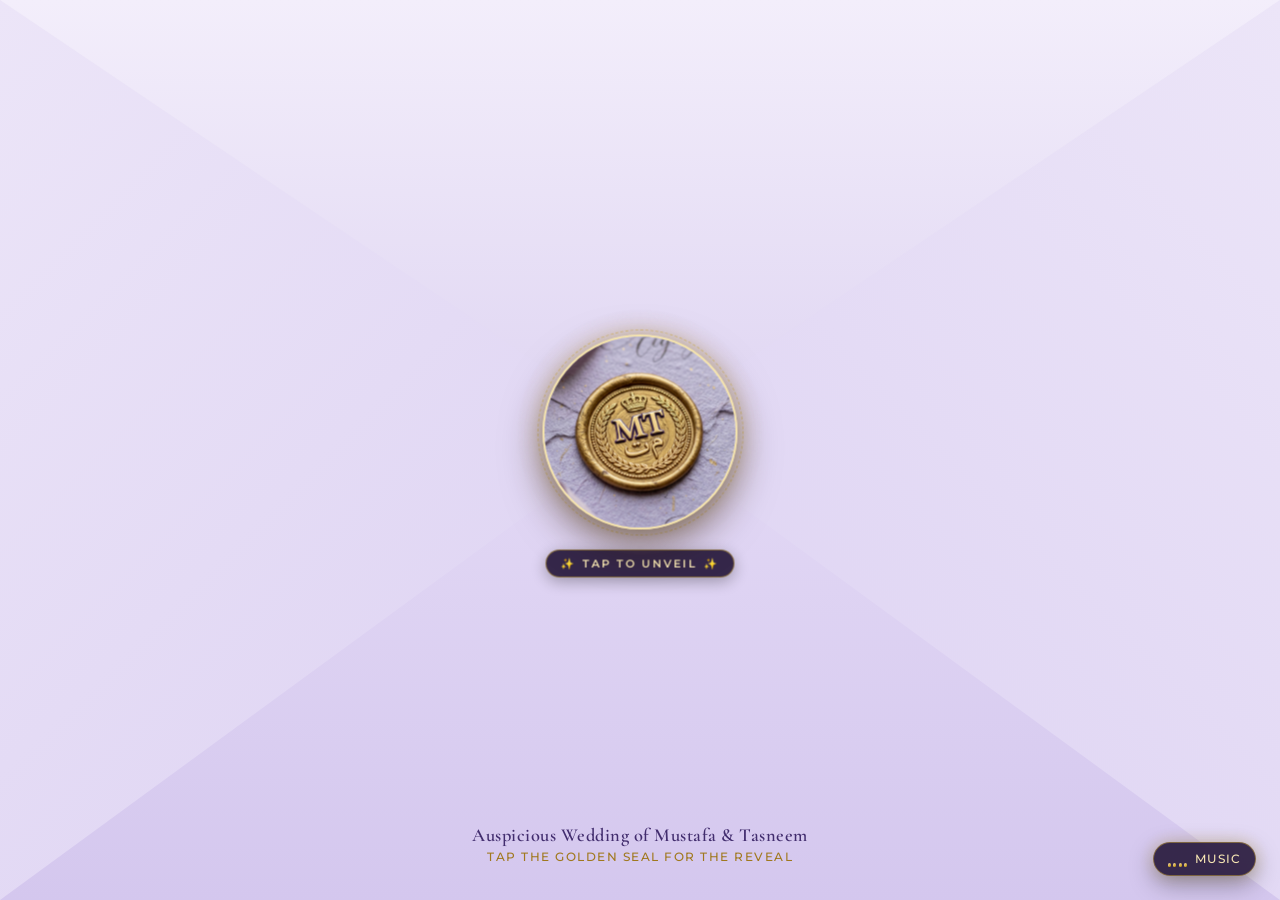
<file: creations_history/v4_fullscreen_transparent_cutout_couple/index.html>
<!DOCTYPE html>
<html lang="en">
<head>
  <meta charset="UTF-8" />
  <meta name="viewport" content="width=device-width, initial-scale=1.0, maximum-scale=1.0, user-scalable=no" />
  <title>Mustafa &amp; Tasneem — Wedding Invitation</title>
  <meta name="description" content="Official Wedding Invitation of Mustafa &amp; Tasneem. An interactive Dawoodi Bohra storytelling wedding experience in royal lavender and gold." />
  
  <!-- Favicon & Fonts -->
  <link rel="preconnect" href="https://fonts.googleapis.com">
  <link rel="preconnect" href="https://fonts.gstatic.com" crossorigin>
  <link href="https://fonts.googleapis.com/css2?family=Amiri:ital,wght@0,400;0,700;1,400&family=Cinzel+Decorative:wght@400;700;900&family=Cormorant+Garamond:ital,wght@0,400;0,500;0,600;0,700;1,400;1,600&family=Great+Vibes&family=Montserrat:wght@300;400;500;600;700&display=swap" rel="stylesheet">

  <link rel="stylesheet" href="styles.css" />
</head>
<body>
  <!-- Ambient Wedding Audio Player -->
  <audio id="bg-audio" loop preload="auto">
    <source src="assets/music.mp3" type="audio/mp3">
  </audio>

  <!-- Floating Audio Equalizer Control -->
  <button id="music-toggle" class="floating-music-btn" aria-label="Toggle Background Music" title="Play / Pause Music">
    <div class="eq-bars">
      <span class="bar bar-1"></span>
      <span class="bar bar-2"></span>
      <span class="bar bar-3"></span>
      <span class="bar bar-4"></span>
    </div>
    <span class="music-label">Music</span>
  </button>

  <!-- Canvas Background for Floating Lavender Petals & Soft Golden Bokeh -->
  <canvas id="petal-canvas"></canvas>

  <!-- Side Storyteller Chapter Navigation (Parallax Book) -->
  <nav class="story-nav" id="story-nav" aria-label="Invitation Chapters">
    <div class="story-nav-track">
      <a href="#chapter-union" class="story-nav-dot active" data-chapter="I" title="The Royal Union"></a>
      <a href="#chapter-invitation" class="story-nav-dot" data-chapter="II" title="The Sacred Invitation"></a>
      <a href="#chapter-date" class="story-nav-dot" data-chapter="III" title="Auspicious Date"></a>
      <a href="#chapter-rusumat" class="story-nav-dot" data-chapter="IV" title="Sacred Rusumat"></a>
      <a href="#chapter-attire" class="story-nav-dot" data-chapter="V" title="Libaas &amp; Hospitality"></a>
      <a href="#chapter-rsvp" class="story-nav-dot" data-chapter="VI" title="RSVP &amp; Mubaraki"></a>
    </div>
  </nav>

  <!-- Main Container -->
  <main class="app-viewport">

    <!-- ==============================================
         PROLOGUE: FULLSCREEN ENVELOPE CLOSE-UP SCREEN
         ============================================== -->
    <section id="envelope-screen" class="envelope-screen fullscreen-envelope-view">
      <div class="fullscreen-envelope-container" id="envelope-box">
        
        <!-- Embossed Texture & Gilded Flaps -->
        <div class="envelope-full-bg"></div>

        <!-- Soft Warm Light Beam emerging through center vertical seam -->
        <div class="soft-center-beam" id="center-light-beam"></div>

        <!-- Envelope Flap Layers -->
        <div class="envelope-panel panel-left" id="panel-left"></div>
        <div class="envelope-panel panel-right" id="panel-right"></div>
        <div class="envelope-panel panel-top" id="top-flap"></div>
        <div class="envelope-panel panel-bottom" id="panel-bottom"></div>

        <!-- Prominent Macro Wax Seal (In Direct Close-Up Focus) -->
        <div class="wax-seal-macro-wrap" id="wax-seal" role="button" tabindex="0" aria-label="Open wedding invitation">
          <div class="seal-soft-aura"></div>
          <div class="seal-sunbeam-rays" id="seal-rays"></div>
          <div class="seal-ring-highlight"></div>
          <img src="assets/seal.jpg" alt="Mustafa &amp; Tasneem Bilingual Gold Wax Seal (MT / م ت)" class="seal-macro-img" />
          
          <div class="seal-callout-pill">
            <span class="callout-sparkle">✨</span>
            <span class="callout-text">TAP TO UNVEIL</span>
            <span class="callout-sparkle">✨</span>
          </div>
        </div>

        <div class="envelope-macro-footer">
          <p class="macro-sub-title">Auspicious Wedding of Mustafa &amp; Tasneem</p>
          <p class="macro-hint">Tap the golden seal for the reveal</p>
        </div>
      </div>

      <!-- Soft Ethereal Champagne Light Bloom Portal Overlay -->
      <div class="soft-light-portal" id="light-portal">
        <div class="portal-sunburst"></div>
        <div class="portal-warm-glow"></div>
      </div>
    </section>

    <!-- ==============================================
         STORYTELLER PARALLAX BOOK INVITATION
         ============================================== -->
    <section id="invitation-screen" class="invitation-screen hidden">

      <!-- CHAPTER I: THE ROYAL UNION (Couple Portrait & Monogram) -->
      <article class="story-chapter" id="chapter-union">
        <div class="chapter-header">
          <span class="chapter-roman">Chapter I</span>
          <h2 class="chapter-title">The Royal Union</h2>
          <div class="ornate-separator">
            <span class="sep-line"></span>
            <span class="sep-gem">✦</span>
            <span class="sep-line"></span>
          </div>
        </div>

        <div class="bismillah-block">
          <p class="arabic-bismillah">بِسْمِ اللَّهِ الرَّحْمَٰنِ الرَّحِيمِ</p>
          <p class="bismillah-trans">In the name of Allah, the Most Beneficent, the Most Merciful</p>
        </div>

        <!-- Standalone Animated Couple Figures (No Background, Pure Character Animation) -->
        <div class="couple-cutout-stage" id="couple-stage">
          <div class="couple-radiant-halo"></div>
          <div class="couple-gold-orbit">
            <span class="orbit-sparkle s1">✦</span>
            <span class="orbit-sparkle s2">✨</span>
            <span class="orbit-sparkle s3">✦</span>
          </div>
          <div class="couple-cutout-wrap" id="couple-cutout-wrap">
            <img src="assets/couple.png" alt="Mustafa &amp; Tasneem in Traditional Dawoodi Bohra Attire" class="couple-cutout-img" id="couple-cutout-img" />
          </div>
          <div class="couple-caption-bar">
            <span class="caption-script">Two souls united in faith, love &amp; prayers</span>
          </div>
        </div>

        <!-- Custom Masterpiece Arabic Calligraphy Logo -->
        <div class="calligraphy-monogram-block">
          <div class="logo-aura-glow"></div>
          <div class="logo-inner-badge">
            <img src="assets/logo.jpg" alt="Mustafa &amp; Tasneem Arabic Calligraphy Logo" class="couple-arabic-logo" />
          </div>
          <div class="couple-names-header">
            <span class="cursive-prefix">Together with their families</span>
            <h1 class="couple-primary-names">Mustafa &amp; Tasneem</h1>
            <p class="couple-tagline">Celebrate with us as we embark on this sacred journey of companionship and barakat.</p>
          </div>
        </div>
      </article>

      <!-- CHAPTER II: THE SACRED COVENANT (Traditional Bohra Invitation) -->
      <article class="story-chapter" id="chapter-invitation">
        <div class="chapter-header">
          <span class="chapter-roman">Chapter II</span>
          <h2 class="chapter-title">The Sacred Invitation</h2>
          <div class="ornate-separator">
            <span class="sep-line"></span>
            <span class="sep-gem">✦</span>
            <span class="sep-line"></span>
          </div>
        </div>

        <div class="parchment-card-luxury">
          <div class="parchment-inner-border">
            <div class="flourish-corner tl"></div>
            <div class="flourish-corner tr"></div>
            <div class="flourish-corner bl"></div>
            <div class="flourish-corner br"></div>

            <div class="parchment-body">
              <p class="arabic-hamd">الْحَمْدُ لِلَّهِ تَعَالَى وَبِفَضْلِهِ وَإِحْسَانِهِ</p>
              <p class="arabic-salawat">اللهم صل على محمد وعلى آل محمد الأطهار، والأئمة الأبرار، ودعاة الحق الأخيار</p>
              
              <div class="lisan-dawat-box">
                <p class="lisan-paragraph">
                  الله سبحانه نا فضل و كرم سي، اني ائمة طاهرين ع، و دعاة مطلقين رض، اني المولی اجل المرتضی بالحق سيدنا فخر الدين الشهيد رض، اني خاصة الداعي الأجل الحي المقدس سيدنا محمد برهان الدين رض، نا وسيلة سي، انوارنا نعم الوارث سيدنا عالي قدر مفضل سيف الدين ط ع نا دعا مبارك ني بركة سي
                </p>
                <p class="lisan-announcement">ہماری فرزند ني شادي</p>
              </div>

              <!-- Groom and Bride Honors Grid -->
              <div class="bohra-couple-row">
                <div class="bohra-person-col groom-col">
                  <span class="bohra-honor-tag">الولد الأحَبّ</span>
                  <h3 class="bohra-person-arabic">مُصْطَفَى</h3>
                  <p class="bohra-person-eng">Mustafa</p>
                  <p class="bohra-family-line">Son of Mr. &amp; Mrs. Fakhruddin Bhai</p>
                </div>

                <div class="bohra-knot-col">
                  <span class="knot-ring-icon">💍</span>
                  <span class="knot-script">ن شادي</span>
                </div>

                <div class="bohra-person-col bride-col">
                  <span class="bohra-honor-tag">البنت العزيزة</span>
                  <h3 class="bohra-person-arabic">تَسْنِيم</h3>
                  <p class="bohra-person-eng">Tasneem</p>
                  <p class="bohra-family-line">Daughter of Mr. &amp; Mrs. Shabbir Bhai</p>
                </div>
              </div>

              <div class="nikah-raza-highlight">
                <p class="lisan-bold">
                  عقد النكاح نو شرف آقا مولىٰ سيدنا عالي قدر مفضل سيف الدين ط.ع. نا دست مبارك پر ملو نصيب تهيو چھے
                </p>
                <p class="english-meaning">
                  By the benign grace of Allah Ta’ala and with the pious Raza Mubarak and Dua of His Holiness Syedna Mufaddal Saifuddin (TUS), we request your gracious company to share in our festive joy.
                </p>
              </div>

              <p class="lisan-closing-call">
                ہماری خوشي ني مسرة ما شامل تھوا واسطے آپ نے مع الإكرام اذن پيش كريئے چھے، برائے كرم تشريف لاوي انوارنا بركات ما ہماری خوشي ما اضافو كريئے۔
              </p>

              <div class="signature-block">
                <span class="ubaid-line">عبيد سيدنا المنعام ط ع وامائه</span>
                <p class="family-sign-names">Fakhruddin Family &amp; Shabbir Family</p>
              </div>
            </div>
          </div>
        </div>
      </article>

      <!-- CHAPTER III: THE AUSPICIOUS DATE & COUNTDOWN -->
      <article class="story-chapter" id="chapter-date">
        <div class="chapter-header">
          <span class="chapter-roman">Chapter III</span>
          <h2 class="chapter-title">Auspicious Date &amp; Countdown</h2>
          <div class="ornate-separator">
            <span class="sep-line"></span>
            <span class="sep-gem">✦</span>
            <span class="sep-line"></span>
          </div>
        </div>

        <!-- Interactive Scratch-to-Reveal Card -->
        <div class="luxury-card-box scratch-container">
          <div class="card-ornament top-center">❖</div>
          <span class="section-eyebrow">Interactive Milestone</span>
          <h3 class="card-title">Scratch to Reveal the Date</h3>
          <p class="scratch-instructions">Rub the golden shimmering foil below with your finger or cursor to unveil the wedding date!</p>

          <div class="scratch-wrapper">
            <div class="scratch-reveal-content" id="revealed-date-content">
              <div class="revealed-badge">
                <span class="badge-sparkle">✨</span>
                <span class="badge-tag">SAVE THE DATE</span>
                <span class="badge-sparkle">✨</span>
              </div>
              <div class="date-display-grid">
                <div class="date-col">
                  <span class="date-num">14</span>
                  <span class="date-label">DECEMBER</span>
                </div>
                <div class="date-separator">✦</div>
                <div class="date-col">
                  <span class="date-num">2026</span>
                  <span class="date-label">SUNDAY</span>
                </div>
              </div>
              <p class="revealed-hijri">24 Jumada al-Ula 1447 H</p>
              <div class="add-cal-btn-wrap">
                <button id="add-to-cal-btn" class="btn-gold-action">
                  <span class="btn-icon">📅</span> Add to Calendar
                </button>
              </div>
            </div>

            <!-- HTML5 Scratch Canvas -->
            <canvas id="scratch-canvas" class="scratch-canvas" width="340" height="210"></canvas>
          </div>

          <div class="scratch-progress-wrap">
            <div class="scratch-progress-bar" id="scratch-progress"></div>
            <span class="scratch-hint" id="scratch-hint">Scratch at least 50% to unveil completely!</span>
          </div>
        </div>

        <!-- Live Real-Time Countdown Timer -->
        <div class="luxury-card-box countdown-box">
          <span class="section-eyebrow">Ticking Down</span>
          <h3 class="card-title">Counting Down to Forever</h3>
          
          <div class="timer-grid" id="countdown-timer">
            <div class="timer-item">
              <span class="time-digit" id="cd-days">00</span>
              <span class="time-label">DAYS</span>
            </div>
            <div class="timer-colon">:</div>
            <div class="timer-item">
              <span class="time-digit" id="cd-hours">00</span>
              <span class="time-label">HOURS</span>
            </div>
            <div class="timer-colon">:</div>
            <div class="timer-item">
              <span class="time-digit" id="cd-minutes">00</span>
              <span class="time-label">MINUTES</span>
            </div>
            <div class="timer-colon">:</div>
            <div class="timer-item">
              <span class="time-digit" id="cd-seconds">00</span>
              <span class="time-label">SECONDS</span>
            </div>
          </div>

          <p class="timer-subtext">Until Mustafa &amp; Tasneem say "Qabiltu" in eternal togetherness ✨</p>
        </div>
      </article>

      <!-- CHAPTER IV: SACRED RUSUMAT & EVENTS (Parallax Story Timeline) -->
      <article class="story-chapter" id="chapter-rusumat">
        <div class="chapter-header">
          <span class="chapter-roman">Chapter IV</span>
          <h2 class="chapter-title">Sacred Rusumat &amp; Events</h2>
          <div class="ornate-separator">
            <span class="sep-line"></span>
            <span class="sep-gem">✦</span>
            <span class="sep-line"></span>
          </div>
          <p class="chapter-subtitle">Join us across the cherished Dawoodi Bohra wedding customs</p>
        </div>

        <div class="events-timeline">

          <!-- 1. Manak Thamb -->
          <div class="timeline-card">
            <div class="event-marker"><span class="marker-number">01</span></div>
            <div class="event-details">
              <div class="event-badge">Pre-Wedding Sacred Ritual</div>
              <h4 class="event-title">માણેક થંભ (Manak Thamb)</h4>
              <p class="event-meaning">Auspicious installation of the sacred pillar to welcome barakaat, health, and prosperity for the new household.</p>
              <div class="event-meta">
                <span class="meta-item"><i class="meta-icon">🗓️</i> Friday, 12th December 2026</span>
                <span class="meta-item"><i class="meta-icon">⏰</i> 10:00 AM onwards</span>
                <span class="meta-item"><i class="meta-icon">📍</i> Saifee Villa, Malabar Hill, Mumbai</span>
              </div>
              <a href="https://maps.google.com/?q=Saifee+Villa+Mumbai" target="_blank" class="btn-mini-map">📍 View on Google Maps</a>
            </div>
          </div>

          <!-- 2. Mandvo & Peethi -->
          <div class="timeline-card">
            <div class="event-marker"><span class="marker-number">02</span></div>
            <div class="event-details">
              <div class="event-badge">Haldi &amp; Canopy Songs</div>
              <h4 class="event-title">માંડવો અને પીઠી (Mandvo &amp; Peethi)</h4>
              <p class="event-meaning">Blessing the ceremonial canopy with fragrant turmeric, auspicious songs, and traditional Madeh.</p>
              <div class="event-meta">
                <span class="meta-item"><i class="meta-icon">🗓️</i> Friday, 12th December 2026</span>
                <span class="meta-item"><i class="meta-icon">⏰</i> 04:30 PM</span>
                <span class="meta-item"><i class="meta-icon">📍</i> Royal Emerald Courtyard, Mumbai</span>
              </div>
              <a href="https://maps.google.com/?q=Mumbai" target="_blank" class="btn-mini-map">📍 View on Google Maps</a>
            </div>
          </div>

          <!-- 3. Mama Mosala & Kanthi -->
          <div class="timeline-card">
            <div class="event-marker"><span class="marker-number">03</span></div>
            <div class="event-details">
              <div class="event-badge">Family Tradition</div>
              <h4 class="event-title">મામા મોસાળું અને કંઠી (Mama Mosala &amp; Kanthi)</h4>
              <p class="event-meaning">Ceremonial presentation of festive bridal jewelry, auspicious sweets, and honors from maternal uncles.</p>
              <div class="event-meta">
                <span class="meta-item"><i class="meta-icon">🗓️</i> Saturday, 13th December 2026</span>
                <span class="meta-item"><i class="meta-icon">⏰</i> 06:30 PM</span>
                <span class="meta-item"><i class="meta-icon">📍</i> Lavender Garden Terrace, Mumbai</span>
              </div>
              <a href="https://maps.google.com/?q=Mumbai" target="_blank" class="btn-mini-map">📍 View on Google Maps</a>
            </div>
          </div>

          <!-- 4. Darees & Majlis -->
          <div class="timeline-card">
            <div class="event-marker"><span class="marker-number">04</span></div>
            <div class="event-details">
              <div class="event-badge">Spiritual Gathering</div>
              <h4 class="event-title">دريْس ومجلس (Darees &amp; Majlis)</h4>
              <p class="event-meaning">Recitation of the Holy Quran, zikr, praises, and prayers seeking divine blessings prior to the Nikah.</p>
              <div class="event-meta">
                <span class="meta-item"><i class="meta-icon">🗓️</i> Sunday, 14th December 2026</span>
                <span class="meta-item"><i class="meta-icon">⏰</i> 11:00 AM</span>
                <span class="meta-item"><i class="meta-icon">📍</i> Al-Masjid al-Saifee Markaz, Mumbai</span>
              </div>
              <a href="https://maps.google.com/?q=Saifee+Masjid+Mumbai" target="_blank" class="btn-mini-map">📍 View on Google Maps</a>
            </div>
          </div>

          <!-- 5. Nikah Ceremony & Procession -->
          <div class="timeline-card featured-event">
            <div class="event-marker"><span class="marker-number highlight">05</span></div>
            <div class="event-details">
              <div class="event-badge gold-badge">عقد النكاح المبارك</div>
              <h4 class="event-title">عقد النكاح (Aqd al-Nikah &amp; Zafaf)</h4>
              <p class="event-meaning">Solemnization of marriage under the pious Raza Mubarak of Syedna Mufaddal Saifuddin (TUS), followed by the joyful wedding procession.</p>
              <div class="event-meta">
                <span class="meta-item"><i class="meta-icon">🗓️</i> Sunday, 14th December 2026</span>
                <span class="meta-item"><i class="meta-icon">⏰</i> 01:30 PM Sharp</span>
                <span class="meta-item"><i class="meta-icon">📍</i> Grand Saifee Darbar Hall, Mumbai</span>
              </div>
              <a href="https://maps.google.com/?q=Mumbai" target="_blank" class="btn-mini-map">📍 View on Google Maps</a>
            </div>
          </div>

          <!-- 6. Khushi nu Jaman -->
          <div class="timeline-card">
            <div class="event-marker"><span class="marker-number">06</span></div>
            <div class="event-details">
              <div class="event-badge">Traditional Bohra Feast</div>
              <h4 class="event-title">ખુશીનું જમણ (Khushi nu Jaman)</h4>
              <p class="event-meaning">Traditional communal feast served in the Thaal, beginning with Namak, Sodanna, Halwa, royal savories &amp; Biryani, ending with paan &amp; ittar.</p>
              <div class="event-meta">
                <span class="meta-item"><i class="meta-icon">🗓️</i> Sunday, 14th December 2026</span>
                <span class="meta-item"><i class="meta-icon">⏰</i> 07:30 PM onwards</span>
                <span class="meta-item"><i class="meta-icon">📍</i> The Crystal Ballroom, Grand Hyatt, Mumbai</span>
              </div>
              <a href="https://maps.google.com/?q=Grand+Hyatt+Mumbai" target="_blank" class="btn-mini-map">📍 View on Google Maps</a>
            </div>
          </div>

          <!-- 7. Reception Gala -->
          <div class="timeline-card">
            <div class="event-marker"><span class="marker-number">07</span></div>
            <div class="event-details">
              <div class="event-badge">Evening Gala</div>
              <h4 class="event-title">Walima &amp; Reception</h4>
              <p class="event-meaning">An enchanting evening of congratulations, memories, and joy under starry chandeliers.</p>
              <div class="event-meta">
                <span class="meta-item"><i class="meta-icon">🗓️</i> Monday, 15th December 2026</span>
                <span class="meta-item"><i class="meta-icon">⏰</i> 08:00 PM</span>
                <span class="meta-item"><i class="meta-icon">📍</i> St. Regis Grand Astral Hall, Mumbai</span>
              </div>
              <a href="https://maps.google.com/?q=St+Regis+Mumbai" target="_blank" class="btn-mini-map">📍 View on Google Maps</a>
            </div>
          </div>

        </div>
      </article>

      <!-- CHAPTER V: LIBAAS & HOSPITALITY -->
      <article class="story-chapter" id="chapter-attire">
        <div class="chapter-header">
          <span class="chapter-roman">Chapter V</span>
          <h2 class="chapter-title">Libaas &amp; Hospitality</h2>
          <div class="ornate-separator">
            <span class="sep-line"></span>
            <span class="sep-gem">✦</span>
            <span class="sep-line"></span>
          </div>
        </div>

        <div class="luxury-card-box dresscode-box">
          <span class="section-eyebrow">Etiquette &amp; Attire</span>
          <h3 class="card-title">Libaas al-Anwar (Dress Code)</h3>
          <p class="dresscode-intro">We kindly encourage our honorable guests to grace the celebrations in traditional Dawoodi Bohra attire:</p>

          <div class="dresscode-grid">
            <div class="attire-col">
              <div class="attire-icon">👔</div>
              <h4 class="attire-title">Gents</h4>
              <p class="attire-spec">Traditional White Saya Kurta &amp; Golden embroidered Topi with celebratory Shawl.</p>
            </div>
            <div class="attire-divider"></div>
            <div class="attire-col">
              <div class="attire-icon">🌸</div>
              <h4 class="attire-title">Ladies</h4>
              <p class="attire-spec">Traditional Graceful Rida (Pastel lavender, lilac, blush, and champagne gold shades warmly welcomed).</p>
            </div>
          </div>

          <div class="color-palette-swatches">
            <span class="swatch-label">Theme Palette Inspiration:</span>
            <div class="swatches-row">
              <span class="swatch s1" title="Misty Lavender"></span>
              <span class="swatch s2" title="Royal Lilac"></span>
              <span class="swatch s3" title="Pure Ivory Pearl"></span>
              <span class="swatch s4" title="Warm Gold Foil"></span>
              <span class="swatch s5" title="Deep Plum"></span>
            </div>
          </div>
        </div>
      </article>

      <!-- CHAPTER VI: RSVP & MUBARAKI DUA -->
      <article class="story-chapter" id="chapter-rsvp">
        <div class="chapter-header">
          <span class="chapter-roman">Chapter VI</span>
          <h2 class="chapter-title">RSVP &amp; Mubaraki Dua</h2>
          <div class="ornate-separator">
            <span class="sep-line"></span>
            <span class="sep-gem">✦</span>
            <span class="sep-line"></span>
          </div>
        </div>

        <div class="luxury-card-box rsvp-box">
          <span class="section-eyebrow">Respond &amp; Bless</span>
          <h3 class="card-title">Confirm Attendance</h3>
          <p class="rsvp-subtext">Your presence and prayers will illuminate our celebration. Please kindly let us know your plans below:</p>

          <form id="rsvp-form" class="rsvp-form">
            <div class="form-group">
              <label for="guest-name">Full Name *</label>
              <input type="text" id="guest-name" required placeholder="e.g. Mufaddal Bhai / Fatema Ben" />
            </div>

            <div class="form-row">
              <div class="form-group half">
                <label for="guest-phone">Phone / WhatsApp *</label>
                <input type="tel" id="guest-phone" required placeholder="+91 98765 43210" />
              </div>
              <div class="form-group half">
                <label for="guest-count">Number of Guests</label>
                <select id="guest-count">
                  <option value="1">1 Person</option>
                  <option value="2" selected>2 Persons</option>
                  <option value="3">3 Persons</option>
                  <option value="4">4 Persons</option>
                  <option value="5+">Family (5+ Persons)</option>
                </select>
              </div>
            </div>

            <div class="form-group">
              <label>Will you be attending?</label>
              <div class="radio-pill-group">
                <label class="radio-pill">
                  <input type="radio" name="attendance" value="Joyfully Attending" checked />
                  <span>🎉 Joyfully Attending</span>
                </label>
                <label class="radio-pill">
                  <input type="radio" name="attendance" value="Regretfully Cannot" />
                  <span>🕊️ Sending Dua From Afar</span>
                </label>
              </div>
            </div>

            <div class="form-group">
              <label for="guest-message">Mubaraki Wish / Dua for the Couple</label>
              <textarea id="guest-message" rows="3" placeholder="Write your heartfelt congratulations, dua, or warm wishes here..."></textarea>
            </div>

            <button type="submit" class="btn-submit-rsvp" id="submit-rsvp-btn">
              <span class="btn-text">Send RSVP &amp; Mubaraki</span>
              <span class="btn-sparkle">✨</span>
            </button>
          </form>

          <div id="rsvp-feedback" class="rsvp-feedback hidden">
            <div class="feedback-icon">💐</div>
            <h4>Mubarak! Your RSVP has been received!</h4>
            <p>Shukran for your warm prayers and response. We look forward to celebrating together!</p>
          </div>

          <!-- Live Mubaraki & Wishes Wall -->
          <div class="wishes-board">
            <div class="wishes-title-bar">
              <span class="wishes-crown">👑</span>
              <h4>Warm Wishes &amp; Dua Board</h4>
            </div>
            <div class="wishes-list" id="wishes-list">
              <!-- Dynamically populated -->
            </div>
          </div>
        </div>
      </article>

      <!-- EPILOGUE: IN DIVINE GRATITUDE -->
      <footer class="invite-footer">
        <div class="footer-seal-emblem">
          <img src="assets/seal.jpg" alt="Wax Seal Emblem (MT / م ت)" class="footer-mini-seal" />
        </div>
        <h3 class="footer-couple-name">Mustafa &amp; Tasneem</h3>
        <p class="footer-salutation">عبيد سيدنا المنعام ط ع وامائه</p>
        <p class="footer-year">2026 • With Dua &amp; Gratitude</p>
        <div class="footer-back-to-top">
          <button id="back-to-top-btn" class="back-to-top-link">↑ Back to Top</button>
        </div>
      </footer>

    </section>
  </main>

  <script src="app.js"></script>
</body>
</html>
</file>
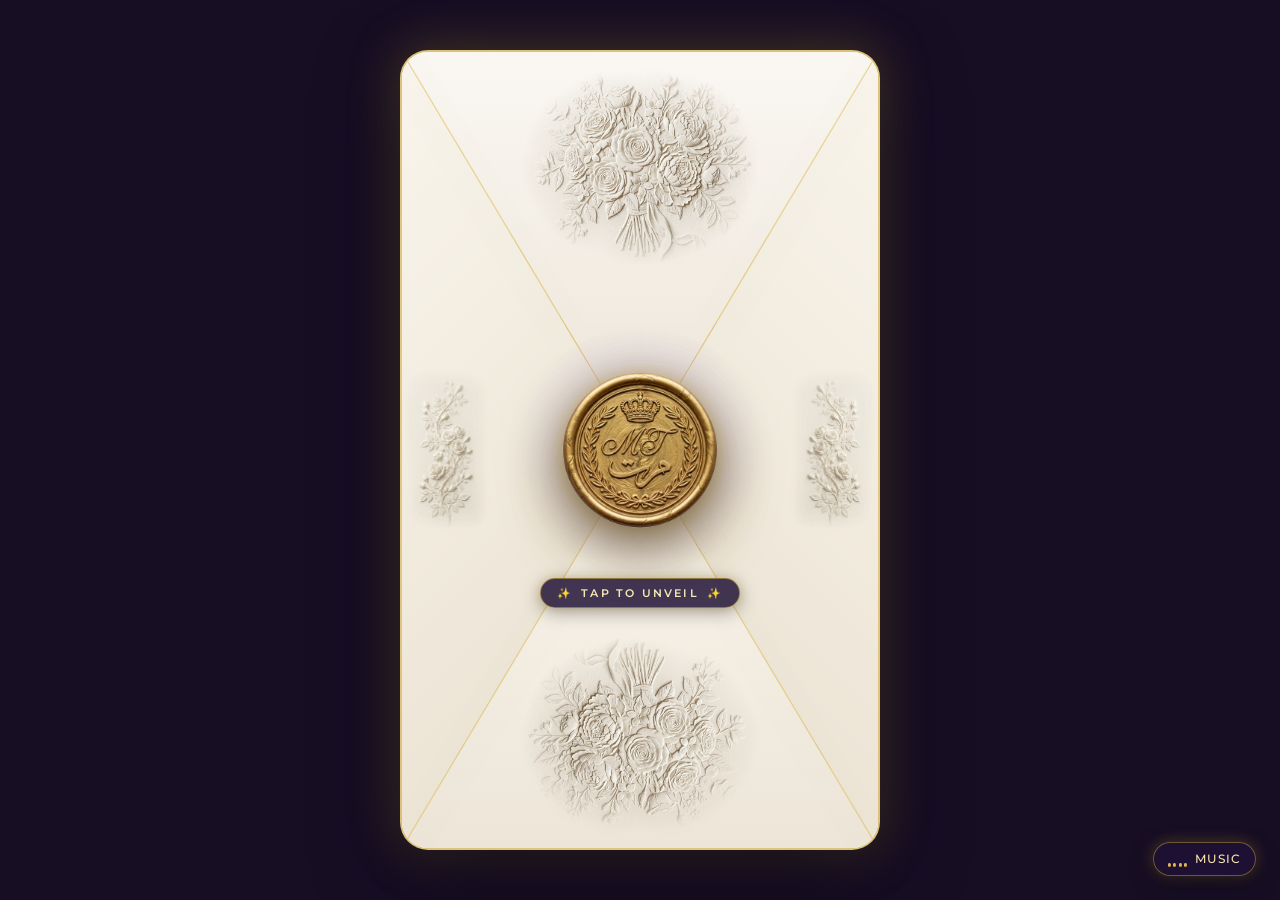
<file: creations_history/v5_frontal_seal_walking_couple_video/index.html>
<!DOCTYPE html>
<html lang="en">
<head>
  <meta charset="UTF-8" />
  <meta name="viewport" content="width=device-width, initial-scale=1.0, maximum-scale=1.0, user-scalable=no" />
  <title>Mustafa &amp; Tasneem — Wedding Invitation</title>
  <meta name="description" content="Official Wedding Invitation of Mustafa &amp; Tasneem. An interactive Dawoodi Bohra storytelling wedding experience in royal lavender and gold." />
  
  <!-- Favicon & Fonts -->
  <link rel="preconnect" href="https://fonts.googleapis.com">
  <link rel="preconnect" href="https://fonts.gstatic.com" crossorigin>
  <link href="https://fonts.googleapis.com/css2?family=Amiri:ital,wght@0,400;0,700;1,400&family=Cinzel+Decorative:wght@400;700;900&family=Cormorant+Garamond:ital,wght@0,400;0,500;0,600;0,700;1,400;1,600&family=Great+Vibes&family=Montserrat:wght@300;400;500;600;700&display=swap" rel="stylesheet">

  <link rel="stylesheet" href="styles.css" />
</head>
<body>
  <!-- Ambient Wedding Audio Player -->
  <audio id="bg-audio" loop preload="auto">
    <source src="assets/music.mp3" type="audio/mp3">
  </audio>

  <!-- Floating Audio Equalizer Control -->
  <button id="music-toggle" class="floating-music-btn" aria-label="Toggle Background Music" title="Play / Pause Music">
    <div class="eq-bars">
      <span class="bar bar-1"></span>
      <span class="bar bar-2"></span>
      <span class="bar bar-3"></span>
      <span class="bar bar-4"></span>
    </div>
    <span class="music-label">Music</span>
  </button>

  <!-- Living Motion Graphic & Parallax Dynamic Background -->
  <div class="living-motion-background" id="living-motion-bg" aria-hidden="true">
    <div class="aurora-ambient-mesh" id="aurora-ambient-mesh"></div>
    <div class="sacred-geometry-lattice" id="sacred-geometry-lattice"></div>
    <div class="volumetric-light-shafts" id="volumetric-light-shafts"></div>
  </div>

  <!-- Canvas Background for Floating Lavender Petals, Bokeh Orbs & Golden Stardust -->
  <canvas id="petal-canvas"></canvas>

  <!-- Side Storyteller Chapter Navigation (Parallax Book) -->
  <nav class="story-nav" id="story-nav" aria-label="Invitation Chapters">
    <div class="story-nav-track">
      <a href="#chapter-union" class="story-nav-dot active" data-chapter="I" title="The Royal Union"></a>
      <a href="#chapter-invitation" class="story-nav-dot" data-chapter="II" title="The Sacred Invitation"></a>
      <a href="#chapter-date" class="story-nav-dot" data-chapter="III" title="Auspicious Date"></a>
      <a href="#chapter-rusumat" class="story-nav-dot" data-chapter="IV" title="Sacred Rusumat"></a>
      <a href="#chapter-attire" class="story-nav-dot" data-chapter="V" title="Libaas &amp; Hospitality"></a>
      <a href="#chapter-rsvp" class="story-nav-dot" data-chapter="VI" title="RSVP &amp; Mubaraki"></a>
    </div>
  </nav>

  <!-- Main Container -->
  <main class="app-viewport">

    <!-- ==============================================
         PROLOGUE: FULLSCREEN ENVELOPE CLOSE-UP SCREEN
         ============================================== -->
    <section id="envelope-screen" class="envelope-screen fullscreen-envelope-view">
      <div class="fullscreen-envelope-container" id="envelope-box">
        
        <!-- Embossed Texture & Gilded Flaps Base -->
        <div class="envelope-full-bg"></div>

        <!-- Subtle Luxury Crease Seams & Radiant Golden Burst Rays (Mathematically Exact Across All Screens) -->
        <svg class="envelope-seams-svg" viewBox="0 0 100 100" preserveAspectRatio="none" aria-hidden="true">
          <defs>
            <linearGradient id="seamRayBurstTL" x1="50%" y1="50%" x2="0%" y2="0%">
              <stop offset="0%" stop-color="#FFFFFF" stop-opacity="1"/>
              <stop offset="30%" stop-color="#FFE89E" stop-opacity="0.95"/>
              <stop offset="70%" stop-color="#D4AF37" stop-opacity="0.6"/>
              <stop offset="100%" stop-color="#D4AF37" stop-opacity="0"/>
            </linearGradient>
            <linearGradient id="seamRayBurstTR" x1="50%" y1="50%" x2="100%" y2="0%">
              <stop offset="0%" stop-color="#FFFFFF" stop-opacity="1"/>
              <stop offset="30%" stop-color="#FFE89E" stop-opacity="0.95"/>
              <stop offset="70%" stop-color="#D4AF37" stop-opacity="0.6"/>
              <stop offset="100%" stop-color="#D4AF37" stop-opacity="0"/>
            </linearGradient>
            <linearGradient id="seamRayBurstBL" x1="50%" y1="50%" x2="0%" y2="100%">
              <stop offset="0%" stop-color="#FFFFFF" stop-opacity="1"/>
              <stop offset="30%" stop-color="#FFE89E" stop-opacity="0.95"/>
              <stop offset="70%" stop-color="#D4AF37" stop-opacity="0.6"/>
              <stop offset="100%" stop-color="#D4AF37" stop-opacity="0"/>
            </linearGradient>
            <linearGradient id="seamRayBurstBR" x1="50%" y1="50%" x2="100%" y2="100%">
              <stop offset="0%" stop-color="#FFFFFF" stop-opacity="1"/>
              <stop offset="30%" stop-color="#FFE89E" stop-opacity="0.95"/>
              <stop offset="70%" stop-color="#D4AF37" stop-opacity="0.6"/>
              <stop offset="100%" stop-color="#D4AF37" stop-opacity="0"/>
            </linearGradient>
            <filter id="seamGlowFilter" x="-30%" y="-30%" width="160%" height="160%">
              <feGaussianBlur in="SourceGraphic" stdDeviation="1.8" result="blur"/>
              <feMerge>
                <feMergeNode in="blur"/>
                <feMergeNode in="SourceGraphic"/>
              </feMerge>
            </filter>
          </defs>
          <!-- Elegant crease fold seams meeting precisely at center (50, 50) -->
          <line x1="0" y1="0" x2="50" y2="50" class="seam-crease-line" vector-effect="non-scaling-stroke"/>
          <line x1="100" y1="0" x2="50" y2="50" class="seam-crease-line" vector-effect="non-scaling-stroke"/>
          <line x1="0" y1="100" x2="50" y2="50" class="seam-crease-line" vector-effect="non-scaling-stroke"/>
          <line x1="100" y1="100" x2="50" y2="50" class="seam-crease-line" vector-effect="non-scaling-stroke"/>
          <!-- Active radiant burst rays when opening -->
          <line x1="50" y1="50" x2="0" y2="0" stroke="url(#seamRayBurstTL)" class="seam-burst-ray" vector-effect="non-scaling-stroke"/>
          <line x1="50" y1="50" x2="100" y2="0" stroke="url(#seamRayBurstTR)" class="seam-burst-ray" vector-effect="non-scaling-stroke"/>
          <line x1="50" y1="50" x2="0" y2="100" stroke="url(#seamRayBurstBL)" class="seam-burst-ray" vector-effect="non-scaling-stroke"/>
          <line x1="50" y1="50" x2="100" y2="100" stroke="url(#seamRayBurstBR)" class="seam-burst-ray" vector-effect="non-scaling-stroke"/>
        </svg>
        <div class="soft-center-beam" id="center-light-beam"></div>

        <!-- Inner Card Preview revealed as flaps fold open (matching reference video) -->
        <div class="envelope-inner-card" id="envelope-inner-card" aria-hidden="true">
          <div class="inner-card-embossed-frame">
            <div class="inner-card-arch-window">
              <img src="assets/couple_walking.jpg" alt="Mustafa &amp; Tasneem Walking" class="inner-card-couple-img" />
              <div class="inner-card-sunbeam-glow"></div>
            </div>
            <div class="inner-card-header-preview">
              <span class="inner-card-welcome">Welcome to the</span>
              <h3 class="inner-card-ceremony">Nikkah Ceremony</h3>
              <span class="inner-card-of">of</span>
              <h2 class="inner-card-names">Mustafa <span>&amp;</span> Tasneem</h2>
            </div>
          </div>
        </div>

        <!-- Envelope Flap Layers: 4 Authentic Triangular Flaps Meeting at Center -->
        <div class="envelope-panel panel-bottom" id="panel-bottom">
          <div class="flap-embossed-flourish bouquet-bottom"></div>
        </div>
        <div class="envelope-panel panel-left" id="panel-left">
          <div class="flap-embossed-flourish vine-left"></div>
        </div>
        <div class="envelope-panel panel-right" id="panel-right">
          <div class="flap-embossed-flourish vine-right"></div>
        </div>
        <div class="envelope-panel panel-top" id="top-flap">
          <div class="flap-embossed-flourish bouquet-top"></div>
        </div>

        <!-- Prominent Pure Gold Wax Seal (Direct Authentic Cutout, No Paper Circle) -->
        <div class="wax-seal-macro-wrap" id="wax-seal" role="button" tabindex="0" aria-label="Open wedding invitation">
          <div class="seal-soft-aura"></div>
          <div class="seal-sunbeam-rays" id="seal-rays"></div>
          <img src="assets/seal.png" alt="Mustafa &amp; Tasneem Bilingual Gold Wax Seal (MT / م ت)" class="seal-macro-img" id="seal-img" />
        </div>

        <!-- Elegant Tap Prompt (Separate from seal so it never overlaps the gold rim) -->
        <div class="seal-tap-indicator" id="seal-indicator">
          <div class="seal-callout-pill">
            <span class="callout-sparkle">✨</span>
            <span class="callout-text">TAP TO UNVEIL</span>
            <span class="callout-sparkle">✨</span>
          </div>
        </div>
      </div>
    </section>

    <!-- Soft Ethereal Champagne Light Bloom Portal Overlay -->
    <div class="soft-light-portal" id="light-portal">
      <div class="portal-sunburst"></div>
      <div class="portal-warm-glow"></div>
    </div>

    <!-- ==============================================
         STORYTELLER PARALLAX BOOK INVITATION
         ============================================== -->
    <section id="invitation-screen" class="invitation-screen hidden">

      <!-- CHAPTER I: THE ROYAL PROCESSION & UNION (Living Archway & Walking Couple) -->
      <article class="story-chapter hero-arch-chapter" id="chapter-union">
        <div class="chapter-header">
          <span class="chapter-roman">Chapter I</span>
          <h2 class="chapter-title">The Royal Union</h2>
          <div class="ornate-separator">
            <span class="sep-line"></span>
            <span class="sep-gem">✦</span>
            <span class="sep-line"></span>
          </div>
        </div>

        <div class="bismillah-block">
          <p class="arabic-bismillah">بِسْمِ اللَّهِ الرَّحْمَٰنِ الرَّحِيمِ</p>
          <p class="bismillah-trans">In the name of Allah, the Most Beneficent, the Most Merciful</p>
        </div>

        <!-- Grand Mughal Archway Stage with Swaying Lanterns & Walking Couple Video -->
        <div class="hero-archway-container" id="hero-archway-stage">
          
          <!-- Hanging Ornate Lanterns with Living Sway -->
          <div class="hanging-lantern lantern-left" id="lantern-left">
            <div class="lantern-chain"></div>
            <div class="lantern-body">
              <div class="lantern-flame-glow"></div>
              <svg viewBox="0 0 60 105" class="lantern-svg" aria-hidden="true">
                <defs>
                  <linearGradient id="lanternGoldGrad" x1="0%" y1="0%" x2="100%" y2="100%">
                    <stop offset="0%" stop-color="#FFF4D0"/>
                    <stop offset="30%" stop-color="#E5C368"/>
                    <stop offset="70%" stop-color="#B88A28"/>
                    <stop offset="100%" stop-color="#735212"/>
                  </linearGradient>
                  <radialGradient id="lanternGlassGlow" cx="50%" cy="50%" r="50%">
                    <stop offset="0%" stop-color="#FFFDF2" stop-opacity="1"/>
                    <stop offset="40%" stop-color="#FFE082" stop-opacity="0.95"/>
                    <stop offset="80%" stop-color="#FFB300" stop-opacity="0.8"/>
                    <stop offset="100%" stop-color="#E65100" stop-opacity="0.5"/>
                  </radialGradient>
                </defs>
                <!-- Suspension loop & finial -->
                <circle cx="30" cy="6" r="4" fill="none" stroke="url(#lanternGoldGrad)" stroke-width="2"/>
                <path d="M28 10 L32 10 L30 16 Z" fill="url(#lanternGoldGrad)"/>
                <!-- Ornate Dome Cap -->
                <path d="M16 28 C16 18, 24 16, 30 16 C36 16, 44 18, 44 28 Z" fill="url(#lanternGoldGrad)" stroke="#523908" stroke-width="0.8"/>
                <rect x="14" y="28" width="32" height="4" rx="2" fill="url(#lanternGoldGrad)" stroke="#523908" stroke-width="0.8"/>
                <!-- Glowing Amber Glass Cylinder -->
                <path d="M17 32 L43 32 L40 76 L20 76 Z" fill="url(#lanternGlassGlow)"/>
                <!-- Filigree Lattice Overlay -->
                <path d="M17 32 L43 32 L40 76 L20 76 Z" fill="none" stroke="url(#lanternGoldGrad)" stroke-width="1.2"/>
                <path d="M30 32 L30 76 M20 46 L40 46 M18 60 L42 60" stroke="#7A5612" stroke-width="0.9" opacity="0.75"/>
                <path d="M22 32 L38 76 M38 32 L22 76" stroke="#946B18" stroke-width="0.8" opacity="0.6"/>
                <!-- Lower Taper & Base -->
                <path d="M20 76 L40 76 L34 90 L26 90 Z" fill="url(#lanternGoldGrad)" stroke="#523908" stroke-width="0.8"/>
                <!-- Droplet Pendant -->
                <circle cx="30" cy="95" r="3" fill="url(#lanternGoldGrad)" stroke="#523908" stroke-width="0.8"/>
                <path d="M30 98 L30 104" stroke="url(#lanternGoldGrad)" stroke-width="1.5"/>
              </svg>
            </div>
          </div>

          <div class="hanging-lantern lantern-right" id="lantern-right">
            <div class="lantern-chain"></div>
            <div class="lantern-body">
              <div class="lantern-flame-glow"></div>
              <svg viewBox="0 0 60 105" class="lantern-svg" aria-hidden="true">
                <!-- Suspension loop & finial -->
                <circle cx="30" cy="6" r="4" fill="none" stroke="url(#lanternGoldGrad)" stroke-width="2"/>
                <path d="M28 10 L32 10 L30 16 Z" fill="url(#lanternGoldGrad)"/>
                <!-- Ornate Dome Cap -->
                <path d="M16 28 C16 18, 24 16, 30 16 C36 16, 44 18, 44 28 Z" fill="url(#lanternGoldGrad)" stroke="#523908" stroke-width="0.8"/>
                <rect x="14" y="28" width="32" height="4" rx="2" fill="url(#lanternGoldGrad)" stroke="#523908" stroke-width="0.8"/>
                <!-- Glowing Amber Glass Cylinder -->
                <path d="M17 32 L43 32 L40 76 L20 76 Z" fill="url(#lanternGlassGlow)"/>
                <!-- Filigree Lattice Overlay -->
                <path d="M17 32 L43 32 L40 76 L20 76 Z" fill="none" stroke="url(#lanternGoldGrad)" stroke-width="1.2"/>
                <path d="M30 32 L30 76 M20 46 L40 46 M18 60 L42 60" stroke="#7A5612" stroke-width="0.9" opacity="0.75"/>
                <path d="M22 32 L38 76 M38 32 L22 76" stroke="#946B18" stroke-width="0.8" opacity="0.6"/>
                <!-- Lower Taper & Base -->
                <path d="M20 76 L40 76 L34 90 L26 90 Z" fill="url(#lanternGoldGrad)" stroke="#523908" stroke-width="0.8"/>
                <!-- Droplet Pendant -->
                <circle cx="30" cy="95" r="3" fill="url(#lanternGoldGrad)" stroke="#523908" stroke-width="0.8"/>
                <path d="M30 98 L30 104" stroke="url(#lanternGoldGrad)" stroke-width="1.5"/>
              </svg>
            </div>
          </div>

          <!-- Archway Scenic Window -->
          <div class="archway-frame-card" id="archway-card">
            
            <!-- Arch Floral Corner Bouquets (Matching Reference Video timeline_10) -->
            <div class="arch-floral-corner arch-corner-left" aria-hidden="true">
              <img src="assets/floral_corner.png" alt="" class="arch-corner-img" />
            </div>
            <div class="arch-floral-corner arch-corner-right" aria-hidden="true">
              <img src="assets/floral_corner.png" alt="" class="arch-corner-img" />
            </div>

            <!-- Arch Header Text (Exact styling from reference video) -->
            <div class="arch-invitation-heading">
              <span class="arch-script-welcome">Welcome to the</span>
              <h2 class="arch-ceremony-title">Nikkah Ceremony</h2>
              <span class="arch-of-script">of</span>
              <h1 class="arch-couple-title">Mustafa <span>&amp;</span> Tasneem</h1>
            </div>

            <!-- The Scenic Walking Couple Stage -->
            <div class="arch-scenic-window" id="arch-scenic-window">
              
              <!-- Video / Living Motion Graphic Layer -->
              <div class="walking-video-wrap" id="walking-video-wrap">
                <video class="couple-walk-video" id="couple-walk-video" autoplay loop muted playsinline poster="assets/couple_walking.jpg">
                  <source src="assets/couple_walking.mp4" type="video/mp4" />
                </video>
                <img src="assets/couple_walking.jpg" alt="Mustafa &amp; Tasneem Walking" class="couple-walk-fallback" />
              </div>

              <!-- Radiant Golden Sunbeam Glow -->
              <div class="arch-sunbeam-glow"></div>

              <!-- Living Motion Graphic Canvas (Rising Gold Dust, Floating Petals, Bokeh) -->
              <canvas id="arch-motion-canvas" class="arch-motion-canvas"></canvas>

              <!-- Archway Ornate Floral Crest & Border Overlay -->
              <div class="arch-floral-overlay"></div>
            </div>

            <!-- Scroll Down Indicator (Exact like reference video) -->
            <div class="arch-scroll-prompt" id="arch-scroll-prompt" role="button" tabindex="0" aria-label="Scroll to next chapter">
              <span class="scroll-label">Scroll down</span>
              <span class="scroll-chevron">⌵</span>
            </div>

          </div>
        </div>

        <!-- Custom Masterpiece Arabic Calligraphy Logo & Formal Introduction -->
        <div class="calligraphy-monogram-block">
          <div class="logo-aura-glow"></div>
          <div class="logo-inner-badge" style="background: transparent; border: none; box-shadow: none;">
            <img src="assets/rosette_logo.png" alt="Mustafa &amp; Tasneem Arabic Calligraphy Rosette Medallion" class="couple-arabic-logo" style="object-fit: contain; filter: drop-shadow(0 4px 12px rgba(212, 175, 55, 0.5));" />
          </div>
          <div class="couple-names-header">
            <span class="cursive-prefix">Together with their families</span>
            <h2 class="couple-primary-names">Mustafa &amp; Tasneem</h2>
            <p class="couple-tagline">Celebrate with us as we embark on this sacred journey of companionship and barakat.</p>
          </div>
        </div>
      </article>

      <!-- CHAPTER II: THE SACRED COVENANT (Traditional Bohra Invitation) -->
      <article class="story-chapter" id="chapter-invitation">
        <div class="chapter-header">
          <span class="chapter-roman">Chapter II</span>
          <h2 class="chapter-title">The Sacred Invitation</h2>
          <div class="ornate-separator">
            <span class="sep-line"></span>
            <span class="sep-gem">✦</span>
            <span class="sep-line"></span>
          </div>
        </div>

        <div class="parchment-card-luxury">
          <div class="parchment-inner-border">
            <div class="flourish-corner tl"></div>
            <div class="flourish-corner tr"></div>
            <div class="flourish-corner bl"></div>
            <div class="flourish-corner br"></div>

            <div class="parchment-body">
              <p class="arabic-hamd">الْحَمْدُ لِلَّهِ تَعَالَى وَبِفَضْلِهِ وَإِحْسَانِهِ</p>
              <p class="arabic-salawat">اللهم صل على محمد وعلى آل محمد الأطهار، والأئمة الأبرار، ودعاة الحق الأخيار</p>
              
              <div class="lisan-dawat-box">
                <p class="lisan-paragraph">
                  الله سبحانه نا فضل و كرم سي، اني ائمة طاهرين ع، و دعاة مطلقين رض، اني المولی اجل المرتضی بالحق سيدنا فخر الدين الشهيد رض، اني خاصة الداعي الأجل الحي المقدس سيدنا محمد برهان الدين رض، نا وسيلة سي، انوارنا نعم الوارث سيدنا عالي قدر مفضل سيف الدين ط ع نا دعا مبارك ني بركة سي
                </p>
                <p class="lisan-announcement">ہماری فرزند ني شادي</p>
              </div>

              <!-- Groom and Bride Honors Grid -->
              <div class="bohra-couple-row">
                <div class="bohra-person-col groom-col">
                  <span class="bohra-honor-tag">الولد الأحَبّ</span>
                  <h3 class="bohra-person-arabic">مُصْطَفَى</h3>
                  <p class="bohra-person-eng">Mustafa</p>
                  <p class="bohra-family-line">Son of Mr. &amp; Mrs. Fakhruddin Bhai</p>
                </div>

                <div class="bohra-knot-col">
                  <span class="knot-ring-icon">💍</span>
                  <span class="knot-script">ن شادي</span>
                </div>

                <div class="bohra-person-col bride-col">
                  <span class="bohra-honor-tag">البنت العزيزة</span>
                  <h3 class="bohra-person-arabic">تَسْنِيم</h3>
                  <p class="bohra-person-eng">Tasneem</p>
                  <p class="bohra-family-line">Daughter of Mr. &amp; Mrs. Shabbir Bhai</p>
                </div>
              </div>

              <div class="nikah-raza-highlight">
                <p class="lisan-bold">
                  عقد النكاح نو شرف آقا مولىٰ سيدنا عالي قدر مفضل سيف الدين ط.ع. نا دست مبارك پر ملو نصيب تهيو چھے
                </p>
                <p class="english-meaning">
                  By the benign grace of Allah Ta’ala and with the pious Raza Mubarak and Dua of His Holiness Syedna Mufaddal Saifuddin (TUS), we request your gracious company to share in our festive joy.
                </p>
              </div>

              <p class="lisan-closing-call">
                ہماری خوشي ني مسرة ما شامل تھوا واسطے آپ نے مع الإكرام اذن پيش كريئے چھے، برائے كرم تشريف لاوي انوارنا بركات ما ہماری خوشي ما اضافو كريئے۔
              </p>

              <div class="signature-block">
                <span class="ubaid-line">عبيد سيدنا المنعام ط ع وامائه</span>
                <p class="family-sign-names">Fakhruddin Family &amp; Shabbir Family</p>
              </div>
            </div>
          </div>
        </div>
      </article>

      <!-- CHAPTER III: THE AUSPICIOUS DATE & COUNTDOWN -->
      <article class="story-chapter" id="chapter-date">
        <div class="chapter-header">
          <span class="chapter-roman">Chapter III</span>
          <h2 class="chapter-title">Auspicious Date &amp; Countdown</h2>
          <div class="ornate-separator">
            <span class="sep-line"></span>
            <span class="sep-gem">✦</span>
            <span class="sep-line"></span>
          </div>
        </div>

        <!-- Interactive Scratch-to-Reveal Card -->
        <div class="luxury-card-box scratch-container">
          <div class="card-ornament top-center">❖</div>
          <span class="section-eyebrow">Interactive Milestone</span>
          <h3 class="card-title">Scratch to Reveal the Date</h3>
          <p class="scratch-instructions">Rub the golden shimmering foil below with your finger or cursor to unveil the wedding date!</p>

          <div class="scratch-wrapper">
            <div class="scratch-reveal-content" id="revealed-date-content">
              <div class="revealed-badge">
                <span class="badge-sparkle">✨</span>
                <span class="badge-tag">SAVE THE DATE</span>
                <span class="badge-sparkle">✨</span>
              </div>
              <div class="date-display-grid">
                <div class="date-col">
                  <span class="date-num">14</span>
                  <span class="date-label">DECEMBER</span>
                </div>
                <div class="date-separator">✦</div>
                <div class="date-col">
                  <span class="date-num">2026</span>
                  <span class="date-label">SUNDAY</span>
                </div>
              </div>
              <p class="revealed-hijri">24 Jumada al-Ula 1447 H</p>
              <div class="add-cal-btn-wrap">
                <button id="add-to-cal-btn" class="btn-gold-action">
                  <span class="btn-icon">📅</span> Add to Calendar
                </button>
              </div>
            </div>

            <!-- HTML5 Scratch Canvas -->
            <canvas id="scratch-canvas" class="scratch-canvas" width="340" height="210"></canvas>
          </div>

          <div class="scratch-progress-wrap">
            <div class="scratch-progress-bar" id="scratch-progress"></div>
            <span class="scratch-hint" id="scratch-hint">Scratch at least 50% to unveil completely!</span>
          </div>
        </div>

        <!-- Live Real-Time Countdown Timer -->
        <div class="luxury-card-box countdown-box">
          <span class="section-eyebrow">Ticking Down</span>
          <h3 class="card-title">Counting Down to Forever</h3>
          
          <div class="timer-grid" id="countdown-timer">
            <div class="timer-item">
              <span class="time-digit" id="cd-days">00</span>
              <span class="time-label">DAYS</span>
            </div>
            <div class="timer-colon">:</div>
            <div class="timer-item">
              <span class="time-digit" id="cd-hours">00</span>
              <span class="time-label">HOURS</span>
            </div>
            <div class="timer-colon">:</div>
            <div class="timer-item">
              <span class="time-digit" id="cd-minutes">00</span>
              <span class="time-label">MINUTES</span>
            </div>
            <div class="timer-colon">:</div>
            <div class="timer-item">
              <span class="time-digit" id="cd-seconds">00</span>
              <span class="time-label">SECONDS</span>
            </div>
          </div>

          <p class="timer-subtext">Until Mustafa &amp; Tasneem say "Qabiltu" in eternal togetherness ✨</p>
        </div>
      </article>

      <!-- CHAPTER IV: SACRED RUSUMAT & EVENTS (Parallax Story Timeline) -->
      <article class="story-chapter" id="chapter-rusumat">
        <div class="chapter-header">
          <span class="chapter-roman">Chapter IV</span>
          <h2 class="chapter-title">Sacred Rusumat &amp; Events</h2>
          <div class="ornate-separator">
            <span class="sep-line"></span>
            <span class="sep-gem">✦</span>
            <span class="sep-line"></span>
          </div>
          <p class="chapter-subtitle">Join us across the cherished Dawoodi Bohra wedding customs</p>
        </div>

        <div class="events-timeline">

          <!-- 1. Manak Thamb -->
          <div class="timeline-card">
            <div class="event-marker"><span class="marker-number">01</span></div>
            <div class="event-details">
              <div class="event-badge">Pre-Wedding Sacred Ritual</div>
              <h4 class="event-title">માણેક થંભ (Manak Thamb)</h4>
              <p class="event-meaning">Auspicious installation of the sacred pillar to welcome barakaat, health, and prosperity for the new household.</p>
              <div class="event-meta">
                <span class="meta-item"><i class="meta-icon">🗓️</i> Friday, 12th December 2026</span>
                <span class="meta-item"><i class="meta-icon">⏰</i> 10:00 AM onwards</span>
                <span class="meta-item"><i class="meta-icon">📍</i> Saifee Villa, Malabar Hill, Mumbai</span>
              </div>
              <a href="https://maps.google.com/?q=Saifee+Villa+Mumbai" target="_blank" class="btn-mini-map">📍 View on Google Maps</a>
            </div>
          </div>

          <!-- 2. Mandvo & Peethi -->
          <div class="timeline-card">
            <div class="event-marker"><span class="marker-number">02</span></div>
            <div class="event-details">
              <div class="event-badge">Haldi &amp; Canopy Songs</div>
              <h4 class="event-title">માંડવો અને પીઠી (Mandvo &amp; Peethi)</h4>
              <p class="event-meaning">Blessing the ceremonial canopy with fragrant turmeric, auspicious songs, and traditional Madeh.</p>
              <div class="event-meta">
                <span class="meta-item"><i class="meta-icon">🗓️</i> Friday, 12th December 2026</span>
                <span class="meta-item"><i class="meta-icon">⏰</i> 04:30 PM</span>
                <span class="meta-item"><i class="meta-icon">📍</i> Royal Emerald Courtyard, Mumbai</span>
              </div>
              <a href="https://maps.google.com/?q=Mumbai" target="_blank" class="btn-mini-map">📍 View on Google Maps</a>
            </div>
          </div>

          <!-- 3. Mama Mosala & Kanthi -->
          <div class="timeline-card">
            <div class="event-marker"><span class="marker-number">03</span></div>
            <div class="event-details">
              <div class="event-badge">Family Tradition</div>
              <h4 class="event-title">મામા મોસાળું અને કંઠી (Mama Mosala &amp; Kanthi)</h4>
              <p class="event-meaning">Ceremonial presentation of festive bridal jewelry, auspicious sweets, and honors from maternal uncles.</p>
              <div class="event-meta">
                <span class="meta-item"><i class="meta-icon">🗓️</i> Saturday, 13th December 2026</span>
                <span class="meta-item"><i class="meta-icon">⏰</i> 06:30 PM</span>
                <span class="meta-item"><i class="meta-icon">📍</i> Lavender Garden Terrace, Mumbai</span>
              </div>
              <a href="https://maps.google.com/?q=Mumbai" target="_blank" class="btn-mini-map">📍 View on Google Maps</a>
            </div>
          </div>

          <!-- 4. Darees & Majlis -->
          <div class="timeline-card">
            <div class="event-marker"><span class="marker-number">04</span></div>
            <div class="event-details">
              <div class="event-badge">Spiritual Gathering</div>
              <h4 class="event-title">دريْس ومجلس (Darees &amp; Majlis)</h4>
              <p class="event-meaning">Recitation of the Holy Quran, zikr, praises, and prayers seeking divine blessings prior to the Nikah.</p>
              <div class="event-meta">
                <span class="meta-item"><i class="meta-icon">🗓️</i> Sunday, 14th December 2026</span>
                <span class="meta-item"><i class="meta-icon">⏰</i> 11:00 AM</span>
                <span class="meta-item"><i class="meta-icon">📍</i> Al-Masjid al-Saifee Markaz, Mumbai</span>
              </div>
              <a href="https://maps.google.com/?q=Saifee+Masjid+Mumbai" target="_blank" class="btn-mini-map">📍 View on Google Maps</a>
            </div>
          </div>

          <!-- 5. Nikah Ceremony & Procession -->
          <div class="timeline-card featured-event">
            <div class="event-marker"><span class="marker-number highlight">05</span></div>
            <div class="event-details">
              <div class="event-badge gold-badge">عقد النكاح المبارك</div>
              <h4 class="event-title">عقد النكاح (Aqd al-Nikah &amp; Zafaf)</h4>
              <p class="event-meaning">Solemnization of marriage under the pious Raza Mubarak of Syedna Mufaddal Saifuddin (TUS), followed by the joyful wedding procession.</p>
              <div class="event-meta">
                <span class="meta-item"><i class="meta-icon">🗓️</i> Sunday, 14th December 2026</span>
                <span class="meta-item"><i class="meta-icon">⏰</i> 01:30 PM Sharp</span>
                <span class="meta-item"><i class="meta-icon">📍</i> Grand Saifee Darbar Hall, Mumbai</span>
              </div>
              <a href="https://maps.google.com/?q=Mumbai" target="_blank" class="btn-mini-map">📍 View on Google Maps</a>
            </div>
          </div>

          <!-- 6. Khushi nu Jaman -->
          <div class="timeline-card">
            <div class="event-marker"><span class="marker-number">06</span></div>
            <div class="event-details">
              <div class="event-badge">Traditional Bohra Feast</div>
              <h4 class="event-title">ખુશીનું જમણ (Khushi nu Jaman)</h4>
              <p class="event-meaning">Traditional communal feast served in the Thaal, beginning with Namak, Sodanna, Halwa, royal savories &amp; Biryani, ending with paan &amp; ittar.</p>
              <div class="event-meta">
                <span class="meta-item"><i class="meta-icon">🗓️</i> Sunday, 14th December 2026</span>
                <span class="meta-item"><i class="meta-icon">⏰</i> 07:30 PM onwards</span>
                <span class="meta-item"><i class="meta-icon">📍</i> The Crystal Ballroom, Grand Hyatt, Mumbai</span>
              </div>
              <a href="https://maps.google.com/?q=Grand+Hyatt+Mumbai" target="_blank" class="btn-mini-map">📍 View on Google Maps</a>
            </div>
          </div>

          <!-- 7. Reception Gala -->
          <div class="timeline-card">
            <div class="event-marker"><span class="marker-number">07</span></div>
            <div class="event-details">
              <div class="event-badge">Evening Gala</div>
              <h4 class="event-title">Walima &amp; Reception</h4>
              <p class="event-meaning">An enchanting evening of congratulations, memories, and joy under starry chandeliers.</p>
              <div class="event-meta">
                <span class="meta-item"><i class="meta-icon">🗓️</i> Monday, 15th December 2026</span>
                <span class="meta-item"><i class="meta-icon">⏰</i> 08:00 PM</span>
                <span class="meta-item"><i class="meta-icon">📍</i> St. Regis Grand Astral Hall, Mumbai</span>
              </div>
              <a href="https://maps.google.com/?q=St+Regis+Mumbai" target="_blank" class="btn-mini-map">📍 View on Google Maps</a>
            </div>
          </div>

        </div>
      </article>

      <!-- CHAPTER V: LIBAAS & HOSPITALITY -->
      <article class="story-chapter" id="chapter-attire">
        <div class="chapter-header">
          <span class="chapter-roman">Chapter V</span>
          <h2 class="chapter-title">Libaas &amp; Hospitality</h2>
          <div class="ornate-separator">
            <span class="sep-line"></span>
            <span class="sep-gem">✦</span>
            <span class="sep-line"></span>
          </div>
        </div>

        <div class="luxury-card-box dresscode-box">
          <span class="section-eyebrow">Etiquette &amp; Attire</span>
          <h3 class="card-title">Libaas al-Anwar (Dress Code)</h3>
          <p class="dresscode-intro">We kindly encourage our honorable guests to grace the celebrations in traditional Dawoodi Bohra attire:</p>

          <div class="dresscode-grid">
            <div class="attire-col">
              <div class="attire-icon">👔</div>
              <h4 class="attire-title">Gents</h4>
              <p class="attire-spec">Traditional White Saya Kurta &amp; Golden embroidered Topi with celebratory Shawl.</p>
            </div>
            <div class="attire-divider"></div>
            <div class="attire-col">
              <div class="attire-icon">🌸</div>
              <h4 class="attire-title">Ladies</h4>
              <p class="attire-spec">Traditional Graceful Rida (Pastel lavender, lilac, blush, and champagne gold shades warmly welcomed).</p>
            </div>
          </div>

          <div class="color-palette-swatches">
            <span class="swatch-label">Theme Palette Inspiration:</span>
            <div class="swatches-row">
              <span class="swatch s1" title="Misty Lavender"></span>
              <span class="swatch s2" title="Royal Lilac"></span>
              <span class="swatch s3" title="Pure Ivory Pearl"></span>
              <span class="swatch s4" title="Warm Gold Foil"></span>
              <span class="swatch s5" title="Deep Plum"></span>
            </div>
          </div>
        </div>
      </article>

      <!-- CHAPTER VI: RSVP & MUBARAKI DUA -->
      <article class="story-chapter" id="chapter-rsvp">
        <div class="chapter-header">
          <span class="chapter-roman">Chapter VI</span>
          <h2 class="chapter-title">RSVP &amp; Mubaraki Dua</h2>
          <div class="ornate-separator">
            <span class="sep-line"></span>
            <span class="sep-gem">✦</span>
            <span class="sep-line"></span>
          </div>
        </div>

        <div class="luxury-card-box rsvp-box">
          <span class="section-eyebrow">Respond &amp; Bless</span>
          <h3 class="card-title">Confirm Attendance</h3>
          <p class="rsvp-subtext">Your presence and prayers will illuminate our celebration. Please kindly let us know your plans below:</p>

          <form id="rsvp-form" class="rsvp-form">
            <div class="form-group">
              <label for="guest-name">Full Name *</label>
              <input type="text" id="guest-name" required placeholder="e.g. Mufaddal Bhai / Fatema Ben" />
            </div>

            <div class="form-row">
              <div class="form-group half">
                <label for="guest-phone">Phone / WhatsApp *</label>
                <input type="tel" id="guest-phone" required placeholder="+91 98765 43210" />
              </div>
              <div class="form-group half">
                <label for="guest-count">Number of Guests</label>
                <select id="guest-count">
                  <option value="1">1 Person</option>
                  <option value="2" selected>2 Persons</option>
                  <option value="3">3 Persons</option>
                  <option value="4">4 Persons</option>
                  <option value="5+">Family (5+ Persons)</option>
                </select>
              </div>
            </div>

            <div class="form-group">
              <label>Will you be attending?</label>
              <div class="radio-pill-group">
                <label class="radio-pill">
                  <input type="radio" name="attendance" value="Joyfully Attending" checked />
                  <span>🎉 Joyfully Attending</span>
                </label>
                <label class="radio-pill">
                  <input type="radio" name="attendance" value="Regretfully Cannot" />
                  <span>🕊️ Sending Dua From Afar</span>
                </label>
              </div>
            </div>

            <div class="form-group">
              <label for="guest-message">Mubaraki Wish / Dua for the Couple</label>
              <textarea id="guest-message" rows="3" placeholder="Write your heartfelt congratulations, dua, or warm wishes here..."></textarea>
            </div>

            <button type="submit" class="btn-submit-rsvp" id="submit-rsvp-btn">
              <span class="btn-text">Send RSVP &amp; Mubaraki</span>
              <span class="btn-sparkle">✨</span>
            </button>
          </form>

          <div id="rsvp-feedback" class="rsvp-feedback hidden">
            <div class="feedback-icon">💐</div>
            <h4>Mubarak! Your RSVP has been received!</h4>
            <p>Shukran for your warm prayers and response. We look forward to celebrating together!</p>
          </div>

          <!-- Live Mubaraki & Wishes Wall -->
          <div class="wishes-board">
            <div class="wishes-title-bar">
              <span class="wishes-crown">👑</span>
              <h4>Warm Wishes &amp; Dua Board</h4>
            </div>
            <div class="wishes-list" id="wishes-list">
              <!-- Dynamically populated -->
            </div>
          </div>

          <!-- Link to Physical Print Suite & High-Res PDF -->
          <div class="physical-suite-callout" style="margin-top: 28px; text-align: center; border-top: 1px dashed rgba(212, 175, 55, 0.4); padding-top: 20px;">
            <a href="physical_invitation/index.html" class="btn-physical-suite" target="_blank" style="display: inline-flex; align-items: center; gap: 10px; background: linear-gradient(135deg, #FBF6E9 0%, #D4AF37 50%, #AA7C11 100%); color: #1A0E28; padding: 12px 26px; border-radius: 30px; font-family: var(--font-sans); font-size: 0.85rem; font-weight: 700; text-decoration: none; letter-spacing: 1px; text-transform: uppercase; box-shadow: 0 4px 18px rgba(212, 175, 55, 0.4); transition: transform 0.2s ease;">
              <span>📜</span>
              <span>Open Physical Print Suite (PDF / Tri-Fold)</span>
              <span>✨</span>
            </a>
            <p style="font-size: 0.8rem; color: #DDD2F2; margin-top: 8px; font-style: italic;">
              Print-ready 300 DPI Tri-Fold Gatefold Invitation &amp; Ceremony Welcome Board with live guest personalization.
            </p>
          </div>
        </div>
      </article>

      <!-- EPILOGUE: IN DIVINE GRATITUDE -->
      <footer class="invite-footer">
        <div class="footer-seal-emblem">
          <img src="assets/seal.png" alt="Wax Seal Emblem (MT / م ت)" class="footer-mini-seal" />
        </div>
        <h3 class="footer-couple-name">Mustafa &amp; Tasneem</h3>
        <p class="footer-salutation">عبيد سيدنا المنعام ط ع وامائه</p>
        <p class="footer-year">2026 • With Dua &amp; Gratitude</p>
        <div class="footer-back-to-top">
          <button id="back-to-top-btn" class="back-to-top-link">↑ Back to Top</button>
        </div>
      </footer>

    </section>
  </main>

  <script src="app.js"></script>
</body>
</html>
</file>
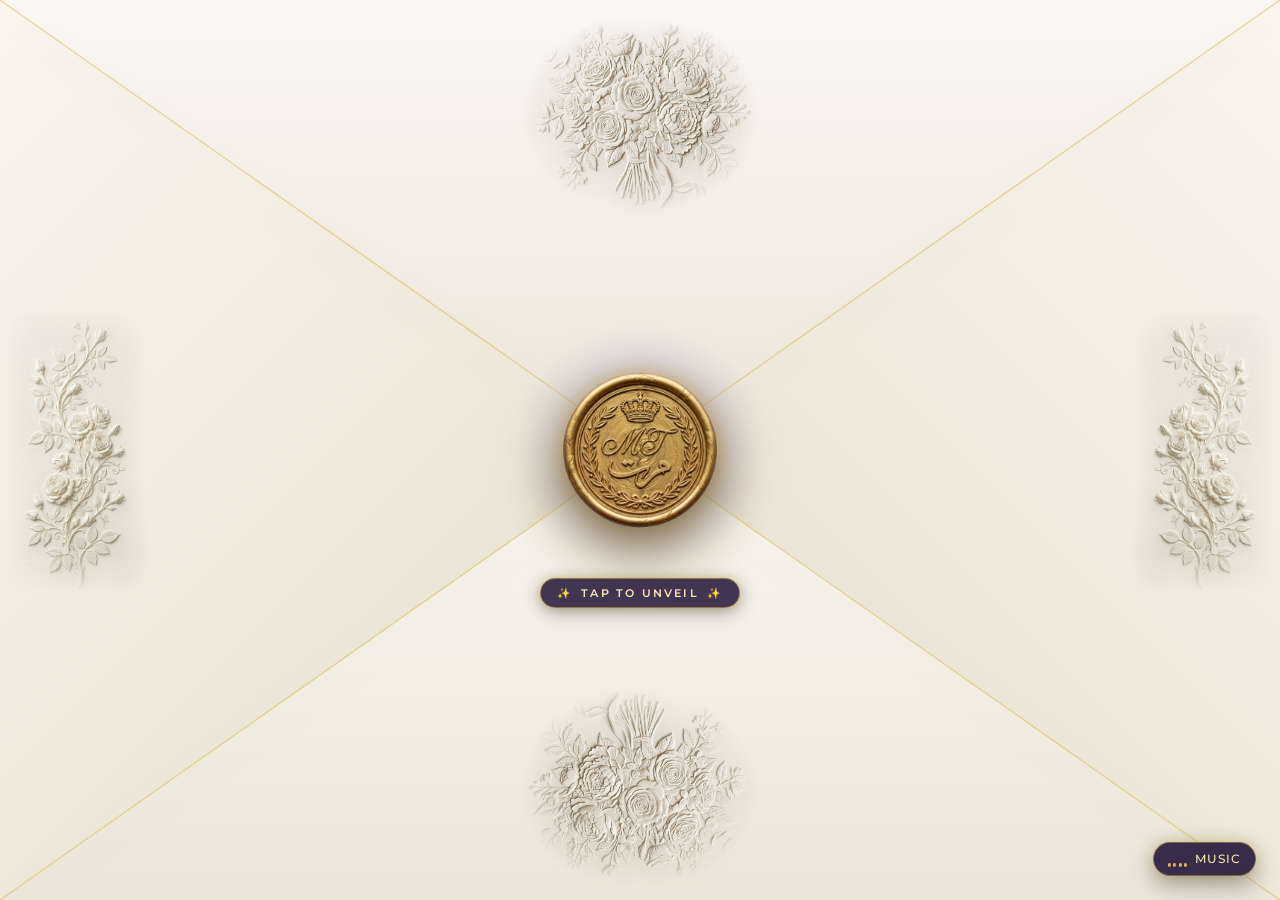
<file: creations_history/v6_steady_dark_parchment_rosette/index.html>
<!DOCTYPE html>
<html lang="en">
<head>
  <meta charset="UTF-8" />
  <meta name="viewport" content="width=device-width, initial-scale=1.0, maximum-scale=1.0, user-scalable=no" />
  <title>Mustafa &amp; Tasneem — Wedding Invitation</title>
  <meta name="description" content="Official Wedding Invitation of Mustafa &amp; Tasneem. An interactive Dawoodi Bohra storytelling wedding experience in royal lavender and gold." />
  
  <!-- Favicon & Fonts -->
  <link rel="preconnect" href="https://fonts.googleapis.com">
  <link rel="preconnect" href="https://fonts.gstatic.com" crossorigin>
  <link href="https://fonts.googleapis.com/css2?family=Amiri:ital,wght@0,400;0,700;1,400&family=Cinzel+Decorative:wght@400;700;900&family=Cormorant+Garamond:ital,wght@0,400;0,500;0,600;0,700;1,400;1,600&family=Great+Vibes&family=Montserrat:wght@300;400;500;600;700&display=swap" rel="stylesheet">

  <link rel="stylesheet" href="styles.css" />
</head>
<body>
  <!-- Ambient Wedding Audio Player -->
  <audio id="bg-audio" loop preload="auto">
    <source src="assets/music.mp3" type="audio/mp3">
  </audio>

  <!-- Floating Audio Equalizer Control -->
  <button id="music-toggle" class="floating-music-btn" aria-label="Toggle Background Music" title="Play / Pause Music">
    <div class="eq-bars">
      <span class="bar bar-1"></span>
      <span class="bar bar-2"></span>
      <span class="bar bar-3"></span>
      <span class="bar bar-4"></span>
    </div>
    <span class="music-label">Music</span>
  </button>

  <!-- Steady Ambient Canvas for Floating Lavender Petals, Bokeh Orbs & Golden Stardust -->
  <canvas id="petal-canvas"></canvas>

  <!-- Side Storyteller Chapter Navigation (Parallax Book) -->
  <nav class="story-nav" id="story-nav" aria-label="Invitation Chapters">
    <div class="story-nav-track">
      <a href="#chapter-union" class="story-nav-dot active" data-chapter="I" title="The Royal Union"></a>
      <a href="#chapter-invitation" class="story-nav-dot" data-chapter="II" title="The Sacred Invitation"></a>
      <a href="#chapter-date" class="story-nav-dot" data-chapter="III" title="Auspicious Date"></a>
      <a href="#chapter-rusumat" class="story-nav-dot" data-chapter="IV" title="Sacred Rusumat"></a>
      <a href="#chapter-attire" class="story-nav-dot" data-chapter="V" title="Libaas &amp; Hospitality"></a>
      <a href="#chapter-rsvp" class="story-nav-dot" data-chapter="VI" title="RSVP &amp; Mubaraki"></a>
    </div>
  </nav>

  <!-- Main Container -->
  <main class="app-viewport">

    <!-- ==============================================
         PROLOGUE: FULLSCREEN ENVELOPE CLOSE-UP SCREEN
         ============================================== -->
    <section id="envelope-screen" class="envelope-screen fullscreen-envelope-view">
      <div class="fullscreen-envelope-container" id="envelope-box">
        
        <!-- Embossed Texture & Gilded Flaps Base -->
        <div class="envelope-full-bg"></div>

        <!-- Subtle Luxury Crease Seams & Radiant Golden Burst Rays (Mathematically Exact Across All Screens) -->
        <svg class="envelope-seams-svg" viewBox="0 0 100 100" preserveAspectRatio="none" aria-hidden="true">
          <defs>
            <linearGradient id="seamRayBurstTL" x1="50%" y1="50%" x2="0%" y2="0%">
              <stop offset="0%" stop-color="#FFFFFF" stop-opacity="1"/>
              <stop offset="30%" stop-color="#FFE89E" stop-opacity="0.95"/>
              <stop offset="70%" stop-color="#D4AF37" stop-opacity="0.6"/>
              <stop offset="100%" stop-color="#D4AF37" stop-opacity="0"/>
            </linearGradient>
            <linearGradient id="seamRayBurstTR" x1="50%" y1="50%" x2="100%" y2="0%">
              <stop offset="0%" stop-color="#FFFFFF" stop-opacity="1"/>
              <stop offset="30%" stop-color="#FFE89E" stop-opacity="0.95"/>
              <stop offset="70%" stop-color="#D4AF37" stop-opacity="0.6"/>
              <stop offset="100%" stop-color="#D4AF37" stop-opacity="0"/>
            </linearGradient>
            <linearGradient id="seamRayBurstBL" x1="50%" y1="50%" x2="0%" y2="100%">
              <stop offset="0%" stop-color="#FFFFFF" stop-opacity="1"/>
              <stop offset="30%" stop-color="#FFE89E" stop-opacity="0.95"/>
              <stop offset="70%" stop-color="#D4AF37" stop-opacity="0.6"/>
              <stop offset="100%" stop-color="#D4AF37" stop-opacity="0"/>
            </linearGradient>
            <linearGradient id="seamRayBurstBR" x1="50%" y1="50%" x2="100%" y2="100%">
              <stop offset="0%" stop-color="#FFFFFF" stop-opacity="1"/>
              <stop offset="30%" stop-color="#FFE89E" stop-opacity="0.95"/>
              <stop offset="70%" stop-color="#D4AF37" stop-opacity="0.6"/>
              <stop offset="100%" stop-color="#D4AF37" stop-opacity="0"/>
            </linearGradient>
            <filter id="seamGlowFilter" x="-30%" y="-30%" width="160%" height="160%">
              <feGaussianBlur in="SourceGraphic" stdDeviation="1.8" result="blur"/>
              <feMerge>
                <feMergeNode in="blur"/>
                <feMergeNode in="SourceGraphic"/>
              </feMerge>
            </filter>
          </defs>
          <!-- Elegant crease fold seams meeting precisely at center (50, 50) -->
          <line x1="0" y1="0" x2="50" y2="50" class="seam-crease-line" vector-effect="non-scaling-stroke"/>
          <line x1="100" y1="0" x2="50" y2="50" class="seam-crease-line" vector-effect="non-scaling-stroke"/>
          <line x1="0" y1="100" x2="50" y2="50" class="seam-crease-line" vector-effect="non-scaling-stroke"/>
          <line x1="100" y1="100" x2="50" y2="50" class="seam-crease-line" vector-effect="non-scaling-stroke"/>
          <!-- Active radiant burst rays when opening -->
          <line x1="50" y1="50" x2="0" y2="0" stroke="url(#seamRayBurstTL)" class="seam-burst-ray" vector-effect="non-scaling-stroke"/>
          <line x1="50" y1="50" x2="100" y2="0" stroke="url(#seamRayBurstTR)" class="seam-burst-ray" vector-effect="non-scaling-stroke"/>
          <line x1="50" y1="50" x2="0" y2="100" stroke="url(#seamRayBurstBL)" class="seam-burst-ray" vector-effect="non-scaling-stroke"/>
          <line x1="50" y1="50" x2="100" y2="100" stroke="url(#seamRayBurstBR)" class="seam-burst-ray" vector-effect="non-scaling-stroke"/>
        </svg>
        <div class="soft-center-beam" id="center-light-beam"></div>

        <!-- Envelope Flap Layers: 4 Authentic Triangular Flaps Meeting at Center -->
        <div class="envelope-panel panel-bottom" id="panel-bottom">
          <div class="flap-embossed-flourish bouquet-bottom"></div>
        </div>
        <div class="envelope-panel panel-left" id="panel-left">
          <div class="flap-embossed-flourish vine-left"></div>
        </div>
        <div class="envelope-panel panel-right" id="panel-right">
          <div class="flap-embossed-flourish vine-right"></div>
        </div>
        <div class="envelope-panel panel-top" id="top-flap">
          <div class="flap-embossed-flourish bouquet-top"></div>
        </div>

        <!-- Prominent Pure Gold Wax Seal (Direct Authentic Cutout, No Paper Circle) -->
        <div class="wax-seal-macro-wrap" id="wax-seal" role="button" tabindex="0" aria-label="Open wedding invitation">
          <div class="seal-soft-aura"></div>
          <div class="seal-sunbeam-rays" id="seal-rays"></div>
          <img src="assets/seal.png" alt="Mustafa &amp; Tasneem Bilingual Gold Wax Seal (MT / م ت)" class="seal-macro-img" id="seal-img" />
        </div>

        <!-- Elegant Tap Prompt (Separate from seal so it never overlaps the gold rim) -->
        <div class="seal-tap-indicator" id="seal-indicator">
          <div class="seal-callout-pill">
            <span class="callout-sparkle">✨</span>
            <span class="callout-text">TAP TO UNVEIL</span>
            <span class="callout-sparkle">✨</span>
          </div>
        </div>
      </div>
    </section>

    <!-- Soft Ethereal Champagne Light Bloom Portal Overlay -->
    <div class="soft-light-portal" id="light-portal">
      <div class="portal-sunburst"></div>
      <div class="portal-warm-glow"></div>
    </div>

    <!-- ==============================================
         STORYTELLER PARALLAX BOOK INVITATION
         ============================================== -->
    <section id="invitation-screen" class="invitation-screen hidden">

      <!-- CHAPTER I: THE ROYAL PROCESSION & UNION (Living Archway & Walking Couple) -->
      <article class="story-chapter hero-arch-chapter" id="chapter-union">
        <div class="chapter-header">
          <span class="chapter-roman">Chapter I</span>
          <h2 class="chapter-title">The Royal Union</h2>
          <div class="ornate-separator">
            <span class="sep-line"></span>
            <span class="sep-gem">✦</span>
            <span class="sep-line"></span>
          </div>
        </div>

        <div class="bismillah-block">
          <p class="arabic-bismillah">بِسْمِ اللَّهِ الرَّحْمَٰنِ الرَّحِيمِ</p>
          <p class="bismillah-trans">In the name of Allah, the Most Beneficent, the Most Merciful</p>
        </div>

        <!-- Chapter I Ornate Monogram Presentation (Full-bleed royal glassmorphism, no white patch) -->
        <div class="calligraphy-monogram-block">
          <div class="logo-aura-glow"></div>
          <div class="logo-inner-badge" style="background: transparent; border: none; box-shadow: none;">
            <img src="assets/rosette_logo.png" alt="Mustafa &amp; Tasneem Arabic Calligraphy Rosette Medallion" class="couple-arabic-logo" style="object-fit: contain; filter: drop-shadow(0 6px 22px rgba(212, 175, 55, 0.65));" />
          </div>
          <div class="couple-names-header">
            <span class="cursive-prefix">Together with their families</span>
            <h1 class="couple-primary-names">Mustafa &amp; Tasneem</h1>
            <p class="couple-tagline">Celebrate with us as we embark on this sacred journey of companionship and barakat.</p>
          </div>
        </div>
      </article>

      <!-- CHAPTER II: THE SACRED COVENANT (Traditional Bohra Invitation) -->
      <article class="story-chapter" id="chapter-invitation">
        <div class="chapter-header">
          <span class="chapter-roman">Chapter II</span>
          <h2 class="chapter-title">The Sacred Invitation</h2>
          <div class="ornate-separator">
            <span class="sep-line"></span>
            <span class="sep-gem">✦</span>
            <span class="sep-line"></span>
          </div>
        </div>

        <div class="parchment-card-luxury">
          <div class="parchment-inner-border">
            <div class="flourish-corner tl"></div>
            <div class="flourish-corner tr"></div>
            <div class="flourish-corner bl"></div>
            <div class="flourish-corner br"></div>

            <div class="parchment-body">
              <p class="arabic-hamd">الْحَمْدُ لِلَّهِ تَعَالَى وَبِفَضْلِهِ وَإِحْسَانِهِ</p>
              <p class="arabic-salawat">اللهم صل على محمد وعلى آل محمد الأطهار، والأئمة الأبرار، ودعاة الحق الأخيار</p>
              
              <div class="lisan-dawat-box">
                <p class="lisan-paragraph">
                  الله سبحانه نا فضل و كرم سي، اني ائمة طاهرين ع، و دعاة مطلقين رض، اني المولی اجل المرتضی بالحق سيدنا فخر الدين الشهيد رض، اني خاصة الداعي الأجل الحي المقدس سيدنا محمد برهان الدين رض، نا وسيلة سي، انوارنا نعم الوارث سيدنا عالي قدر مفضل سيف الدين ط ع نا دعا مبارك ني بركة سي
                </p>
                <p class="lisan-announcement">ہماری فرزند ني شادي</p>
              </div>

              <!-- Groom and Bride Honors Grid -->
              <div class="bohra-couple-row">
                <div class="bohra-person-col groom-col">
                  <span class="bohra-honor-tag">الولد الأحَبّ</span>
                  <h3 class="bohra-person-arabic">مُصْطَفَى</h3>
                  <p class="bohra-person-eng">Mustafa</p>
                  <p class="bohra-family-line">Son of Mr. &amp; Mrs. Fakhruddin Bhai</p>
                </div>

                <div class="bohra-knot-col">
                  <span class="knot-ring-icon">💍</span>
                  <span class="knot-script">ن شادي</span>
                </div>

                <div class="bohra-person-col bride-col">
                  <span class="bohra-honor-tag">البنت العزيزة</span>
                  <h3 class="bohra-person-arabic">تَسْنِيم</h3>
                  <p class="bohra-person-eng">Tasneem</p>
                  <p class="bohra-family-line">Daughter of Mr. &amp; Mrs. Shabbir Bhai</p>
                </div>
              </div>

              <div class="nikah-raza-highlight">
                <p class="lisan-bold">
                  عقد النكاح نو شرف آقا مولىٰ سيدنا عالي قدر مفضل سيف الدين ط.ع. نا دست مبارك پر ملو نصيب تهيو چھے
                </p>
                <p class="english-meaning">
                  By the benign grace of Allah Ta’ala and with the pious Raza Mubarak and Dua of His Holiness Syedna Mufaddal Saifuddin (TUS), we request your gracious company to share in our festive joy.
                </p>
              </div>

              <p class="lisan-closing-call">
                ہماری خوشي ني مسرة ما شامل تھوا واسطے آپ نے مع الإكرام اذن پيش كريئے چھے، برائے كرم تشريف لاوي انوارنا بركات ما ہماری خوشي ما اضافو كريئے۔
              </p>

              <div class="signature-block">
                <span class="ubaid-line">عبيد سيدنا المنعام ط ع وامائه</span>
                <p class="family-sign-names">Fakhruddin Family &amp; Shabbir Family</p>
              </div>
            </div>
          </div>
        </div>
      </article>

      <!-- CHAPTER III: THE AUSPICIOUS DATE & COUNTDOWN -->
      <article class="story-chapter" id="chapter-date">
        <div class="chapter-header">
          <span class="chapter-roman">Chapter III</span>
          <h2 class="chapter-title">Auspicious Date &amp; Countdown</h2>
          <div class="ornate-separator">
            <span class="sep-line"></span>
            <span class="sep-gem">✦</span>
            <span class="sep-line"></span>
          </div>
        </div>

        <!-- Interactive Scratch-to-Reveal Card -->
        <div class="luxury-card-box scratch-container">
          <div class="card-ornament top-center">❖</div>
          <span class="section-eyebrow">Interactive Milestone</span>
          <h3 class="card-title">Scratch to Reveal the Date</h3>
          <p class="scratch-instructions">Rub the golden shimmering foil below with your finger or cursor to unveil the wedding date!</p>

          <div class="scratch-wrapper">
            <div class="scratch-reveal-content" id="revealed-date-content">
              <div class="revealed-badge">
                <span class="badge-sparkle">✨</span>
                <span class="badge-tag">SAVE THE DATE</span>
                <span class="badge-sparkle">✨</span>
              </div>
              <div class="date-display-grid">
                <div class="date-col">
                  <span class="date-num">14</span>
                  <span class="date-label">DECEMBER</span>
                </div>
                <div class="date-separator">✦</div>
                <div class="date-col">
                  <span class="date-num">2026</span>
                  <span class="date-label">SUNDAY</span>
                </div>
              </div>
              <p class="revealed-hijri">24 Jumada al-Ula 1447 H</p>
              <div class="add-cal-btn-wrap">
                <button id="add-to-cal-btn" class="btn-gold-action">
                  <span class="btn-icon">📅</span> Add to Calendar
                </button>
              </div>
            </div>

            <!-- HTML5 Scratch Canvas -->
            <canvas id="scratch-canvas" class="scratch-canvas" width="340" height="210"></canvas>
          </div>

          <div class="scratch-progress-wrap">
            <div class="scratch-progress-bar" id="scratch-progress"></div>
            <span class="scratch-hint" id="scratch-hint">Scratch at least 50% to unveil completely!</span>
          </div>
        </div>

        <!-- Live Real-Time Countdown Timer -->
        <div class="luxury-card-box countdown-box">
          <span class="section-eyebrow">Ticking Down</span>
          <h3 class="card-title">Counting Down to Forever</h3>
          
          <div class="timer-grid" id="countdown-timer">
            <div class="timer-item">
              <span class="time-digit" id="cd-days">00</span>
              <span class="time-label">DAYS</span>
            </div>
            <div class="timer-colon">:</div>
            <div class="timer-item">
              <span class="time-digit" id="cd-hours">00</span>
              <span class="time-label">HOURS</span>
            </div>
            <div class="timer-colon">:</div>
            <div class="timer-item">
              <span class="time-digit" id="cd-minutes">00</span>
              <span class="time-label">MINUTES</span>
            </div>
            <div class="timer-colon">:</div>
            <div class="timer-item">
              <span class="time-digit" id="cd-seconds">00</span>
              <span class="time-label">SECONDS</span>
            </div>
          </div>

          <p class="timer-subtext">Until Mustafa &amp; Tasneem say "Qabiltu" in eternal togetherness ✨</p>
        </div>
      </article>

      <!-- CHAPTER IV: SACRED RUSUMAT & EVENTS (Parallax Story Timeline) -->
      <article class="story-chapter" id="chapter-rusumat">
        <div class="chapter-header">
          <span class="chapter-roman">Chapter IV</span>
          <h2 class="chapter-title">Sacred Rusumat &amp; Events</h2>
          <div class="ornate-separator">
            <span class="sep-line"></span>
            <span class="sep-gem">✦</span>
            <span class="sep-line"></span>
          </div>
          <p class="chapter-subtitle">Join us across the cherished Dawoodi Bohra wedding customs</p>
        </div>

        <div class="events-timeline">

          <!-- 1. Manak Thamb -->
          <div class="timeline-card">
            <div class="event-marker"><span class="marker-number">01</span></div>
            <div class="event-details">
              <div class="event-badge">Pre-Wedding Sacred Ritual</div>
              <h4 class="event-title">માણેક થંભ (Manak Thamb)</h4>
              <p class="event-meaning">Auspicious installation of the sacred pillar to welcome barakaat, health, and prosperity for the new household.</p>
              <div class="event-meta">
                <span class="meta-item"><i class="meta-icon">🗓️</i> Friday, 12th December 2026</span>
                <span class="meta-item"><i class="meta-icon">⏰</i> 10:00 AM onwards</span>
                <span class="meta-item"><i class="meta-icon">📍</i> Saifee Villa, Malabar Hill, Mumbai</span>
              </div>
              <a href="https://maps.google.com/?q=Saifee+Villa+Mumbai" target="_blank" class="btn-mini-map">📍 View on Google Maps</a>
            </div>
          </div>

          <!-- 2. Mandvo & Peethi -->
          <div class="timeline-card">
            <div class="event-marker"><span class="marker-number">02</span></div>
            <div class="event-details">
              <div class="event-badge">Haldi &amp; Canopy Songs</div>
              <h4 class="event-title">માંડવો અને પીઠી (Mandvo &amp; Peethi)</h4>
              <p class="event-meaning">Blessing the ceremonial canopy with fragrant turmeric, auspicious songs, and traditional Madeh.</p>
              <div class="event-meta">
                <span class="meta-item"><i class="meta-icon">🗓️</i> Friday, 12th December 2026</span>
                <span class="meta-item"><i class="meta-icon">⏰</i> 04:30 PM</span>
                <span class="meta-item"><i class="meta-icon">📍</i> Royal Emerald Courtyard, Mumbai</span>
              </div>
              <a href="https://maps.google.com/?q=Mumbai" target="_blank" class="btn-mini-map">📍 View on Google Maps</a>
            </div>
          </div>

          <!-- 3. Mama Mosala & Kanthi -->
          <div class="timeline-card">
            <div class="event-marker"><span class="marker-number">03</span></div>
            <div class="event-details">
              <div class="event-badge">Family Tradition</div>
              <h4 class="event-title">મામા મોસાળું અને કંઠી (Mama Mosala &amp; Kanthi)</h4>
              <p class="event-meaning">Ceremonial presentation of festive bridal jewelry, auspicious sweets, and honors from maternal uncles.</p>
              <div class="event-meta">
                <span class="meta-item"><i class="meta-icon">🗓️</i> Saturday, 13th December 2026</span>
                <span class="meta-item"><i class="meta-icon">⏰</i> 06:30 PM</span>
                <span class="meta-item"><i class="meta-icon">📍</i> Lavender Garden Terrace, Mumbai</span>
              </div>
              <a href="https://maps.google.com/?q=Mumbai" target="_blank" class="btn-mini-map">📍 View on Google Maps</a>
            </div>
          </div>

          <!-- 4. Darees & Majlis -->
          <div class="timeline-card">
            <div class="event-marker"><span class="marker-number">04</span></div>
            <div class="event-details">
              <div class="event-badge">Spiritual Gathering</div>
              <h4 class="event-title">دريْس ومجلس (Darees &amp; Majlis)</h4>
              <p class="event-meaning">Recitation of the Holy Quran, zikr, praises, and prayers seeking divine blessings prior to the Nikah.</p>
              <div class="event-meta">
                <span class="meta-item"><i class="meta-icon">🗓️</i> Sunday, 14th December 2026</span>
                <span class="meta-item"><i class="meta-icon">⏰</i> 11:00 AM</span>
                <span class="meta-item"><i class="meta-icon">📍</i> Al-Masjid al-Saifee Markaz, Mumbai</span>
              </div>
              <a href="https://maps.google.com/?q=Saifee+Masjid+Mumbai" target="_blank" class="btn-mini-map">📍 View on Google Maps</a>
            </div>
          </div>

          <!-- 5. Nikah Ceremony & Procession -->
          <div class="timeline-card featured-event">
            <div class="event-marker"><span class="marker-number highlight">05</span></div>
            <div class="event-details">
              <div class="event-badge gold-badge">عقد النكاح المبارك</div>
              <h4 class="event-title">عقد النكاح (Aqd al-Nikah &amp; Zafaf)</h4>
              <p class="event-meaning">Solemnization of marriage under the pious Raza Mubarak of Syedna Mufaddal Saifuddin (TUS), followed by the joyful wedding procession.</p>
              <div class="event-meta">
                <span class="meta-item"><i class="meta-icon">🗓️</i> Sunday, 14th December 2026</span>
                <span class="meta-item"><i class="meta-icon">⏰</i> 01:30 PM Sharp</span>
                <span class="meta-item"><i class="meta-icon">📍</i> Grand Saifee Darbar Hall, Mumbai</span>
              </div>
              <a href="https://maps.google.com/?q=Mumbai" target="_blank" class="btn-mini-map">📍 View on Google Maps</a>
            </div>
          </div>

          <!-- 6. Khushi nu Jaman -->
          <div class="timeline-card">
            <div class="event-marker"><span class="marker-number">06</span></div>
            <div class="event-details">
              <div class="event-badge">Traditional Bohra Feast</div>
              <h4 class="event-title">ખુશીનું જમણ (Khushi nu Jaman)</h4>
              <p class="event-meaning">Traditional communal feast served in the Thaal, beginning with Namak, Sodanna, Halwa, royal savories &amp; Biryani, ending with paan &amp; ittar.</p>
              <div class="event-meta">
                <span class="meta-item"><i class="meta-icon">🗓️</i> Sunday, 14th December 2026</span>
                <span class="meta-item"><i class="meta-icon">⏰</i> 07:30 PM onwards</span>
                <span class="meta-item"><i class="meta-icon">📍</i> The Crystal Ballroom, Grand Hyatt, Mumbai</span>
              </div>
              <a href="https://maps.google.com/?q=Grand+Hyatt+Mumbai" target="_blank" class="btn-mini-map">📍 View on Google Maps</a>
            </div>
          </div>

          <!-- 7. Reception Gala -->
          <div class="timeline-card">
            <div class="event-marker"><span class="marker-number">07</span></div>
            <div class="event-details">
              <div class="event-badge">Evening Gala</div>
              <h4 class="event-title">Walima &amp; Reception</h4>
              <p class="event-meaning">An enchanting evening of congratulations, memories, and joy under starry chandeliers.</p>
              <div class="event-meta">
                <span class="meta-item"><i class="meta-icon">🗓️</i> Monday, 15th December 2026</span>
                <span class="meta-item"><i class="meta-icon">⏰</i> 08:00 PM</span>
                <span class="meta-item"><i class="meta-icon">📍</i> St. Regis Grand Astral Hall, Mumbai</span>
              </div>
              <a href="https://maps.google.com/?q=St+Regis+Mumbai" target="_blank" class="btn-mini-map">📍 View on Google Maps</a>
            </div>
          </div>

        </div>
      </article>

      <!-- CHAPTER V: LIBAAS & HOSPITALITY -->
      <article class="story-chapter" id="chapter-attire">
        <div class="chapter-header">
          <span class="chapter-roman">Chapter V</span>
          <h2 class="chapter-title">Libaas &amp; Hospitality</h2>
          <div class="ornate-separator">
            <span class="sep-line"></span>
            <span class="sep-gem">✦</span>
            <span class="sep-line"></span>
          </div>
        </div>

        <div class="luxury-card-box dresscode-box">
          <span class="section-eyebrow">Etiquette &amp; Attire</span>
          <h3 class="card-title">Libaas al-Anwar (Dress Code)</h3>
          <p class="dresscode-intro">We kindly encourage our honorable guests to grace the celebrations in traditional Dawoodi Bohra attire:</p>

          <div class="dresscode-grid">
            <div class="attire-col">
              <div class="attire-icon">👔</div>
              <h4 class="attire-title">Gents</h4>
              <p class="attire-spec">Traditional White Saya Kurta &amp; Golden embroidered Topi with celebratory Shawl.</p>
            </div>
            <div class="attire-divider"></div>
            <div class="attire-col">
              <div class="attire-icon">🌸</div>
              <h4 class="attire-title">Ladies</h4>
              <p class="attire-spec">Traditional Graceful Rida (Pastel lavender, lilac, blush, and champagne gold shades warmly welcomed).</p>
            </div>
          </div>

          <div class="color-palette-swatches">
            <span class="swatch-label">Theme Palette Inspiration:</span>
            <div class="swatches-row">
              <span class="swatch s1" title="Misty Lavender"></span>
              <span class="swatch s2" title="Royal Lilac"></span>
              <span class="swatch s3" title="Pure Ivory Pearl"></span>
              <span class="swatch s4" title="Warm Gold Foil"></span>
              <span class="swatch s5" title="Deep Plum"></span>
            </div>
          </div>
        </div>
      </article>

      <!-- CHAPTER VI: RSVP & MUBARAKI DUA -->
      <article class="story-chapter" id="chapter-rsvp">
        <div class="chapter-header">
          <span class="chapter-roman">Chapter VI</span>
          <h2 class="chapter-title">RSVP &amp; Mubaraki Dua</h2>
          <div class="ornate-separator">
            <span class="sep-line"></span>
            <span class="sep-gem">✦</span>
            <span class="sep-line"></span>
          </div>
        </div>

        <div class="luxury-card-box rsvp-box">
          <span class="section-eyebrow">Respond &amp; Bless</span>
          <h3 class="card-title">Confirm Attendance</h3>
          <p class="rsvp-subtext">Your presence and prayers will illuminate our celebration. Please kindly let us know your plans below:</p>

          <form id="rsvp-form" class="rsvp-form">
            <div class="form-group">
              <label for="guest-name">Full Name *</label>
              <input type="text" id="guest-name" required placeholder="e.g. Mufaddal Bhai / Fatema Ben" />
            </div>

            <div class="form-row">
              <div class="form-group half">
                <label for="guest-phone">Phone / WhatsApp *</label>
                <input type="tel" id="guest-phone" required placeholder="+91 98765 43210" />
              </div>
              <div class="form-group half">
                <label for="guest-count">Number of Guests</label>
                <select id="guest-count">
                  <option value="1">1 Person</option>
                  <option value="2" selected>2 Persons</option>
                  <option value="3">3 Persons</option>
                  <option value="4">4 Persons</option>
                  <option value="5+">Family (5+ Persons)</option>
                </select>
              </div>
            </div>

            <div class="form-group">
              <label>Will you be attending?</label>
              <div class="radio-pill-group">
                <label class="radio-pill">
                  <input type="radio" name="attendance" value="Joyfully Attending" checked />
                  <span>🎉 Joyfully Attending</span>
                </label>
                <label class="radio-pill">
                  <input type="radio" name="attendance" value="Regretfully Cannot" />
                  <span>🕊️ Sending Dua From Afar</span>
                </label>
              </div>
            </div>

            <div class="form-group">
              <label for="guest-message">Mubaraki Wish / Dua for the Couple</label>
              <textarea id="guest-message" rows="3" placeholder="Write your heartfelt congratulations, dua, or warm wishes here..."></textarea>
            </div>

            <button type="submit" class="btn-submit-rsvp" id="submit-rsvp-btn">
              <span class="btn-text">Send RSVP &amp; Mubaraki</span>
              <span class="btn-sparkle">✨</span>
            </button>
          </form>

          <div id="rsvp-feedback" class="rsvp-feedback hidden">
            <div class="feedback-icon">💐</div>
            <h4>Mubarak! Your RSVP has been received!</h4>
            <p>Shukran for your warm prayers and response. We look forward to celebrating together!</p>
          </div>

          <!-- Live Mubaraki & Wishes Wall -->
          <div class="wishes-board">
            <div class="wishes-title-bar">
              <span class="wishes-crown">👑</span>
              <h4>Warm Wishes &amp; Dua Board</h4>
            </div>
            <div class="wishes-list" id="wishes-list">
              <!-- Dynamically populated -->
            </div>
          </div>

          <!-- Link to Physical Print Suite & High-Res PDF -->
          <div class="physical-suite-callout" style="margin-top: 28px; text-align: center; border-top: 1px dashed rgba(212, 175, 55, 0.4); padding-top: 20px;">
            <a href="physical_invitation/index.html" class="btn-physical-suite" target="_blank" style="display: inline-flex; align-items: center; gap: 10px; background: linear-gradient(135deg, #FBF6E9 0%, #D4AF37 50%, #AA7C11 100%); color: #1A0E28; padding: 12px 26px; border-radius: 30px; font-family: var(--font-sans); font-size: 0.85rem; font-weight: 700; text-decoration: none; letter-spacing: 1px; text-transform: uppercase; box-shadow: 0 4px 18px rgba(212, 175, 55, 0.4); transition: transform 0.2s ease;">
              <span>📜</span>
              <span>Open Physical Print Suite (PDF / Tri-Fold)</span>
              <span>✨</span>
            </a>
            <p style="font-size: 0.8rem; color: #DDD2F2; margin-top: 8px; font-style: italic;">
              Print-ready 300 DPI Tri-Fold Gatefold Invitation &amp; Ceremony Welcome Board with live guest personalization.
            </p>
          </div>
        </div>
      </article>

      <!-- EPILOGUE: IN DIVINE GRATITUDE -->
      <footer class="invite-footer">
        <div class="footer-seal-emblem">
          <img src="assets/seal.png" alt="Wax Seal Emblem (MT / م ت)" class="footer-mini-seal" />
        </div>
        <h3 class="footer-couple-name">Mustafa &amp; Tasneem</h3>
        <p class="footer-salutation">عبيد سيدنا المنعام ط ع وامائه</p>
        <p class="footer-year">2026 • With Dua &amp; Gratitude</p>
        <div class="footer-back-to-top">
          <button id="back-to-top-btn" class="back-to-top-link">↑ Back to Top</button>
        </div>
      </footer>

    </section>
  </main>

  <script src="app.js"></script>
</body>
</html>
</file>
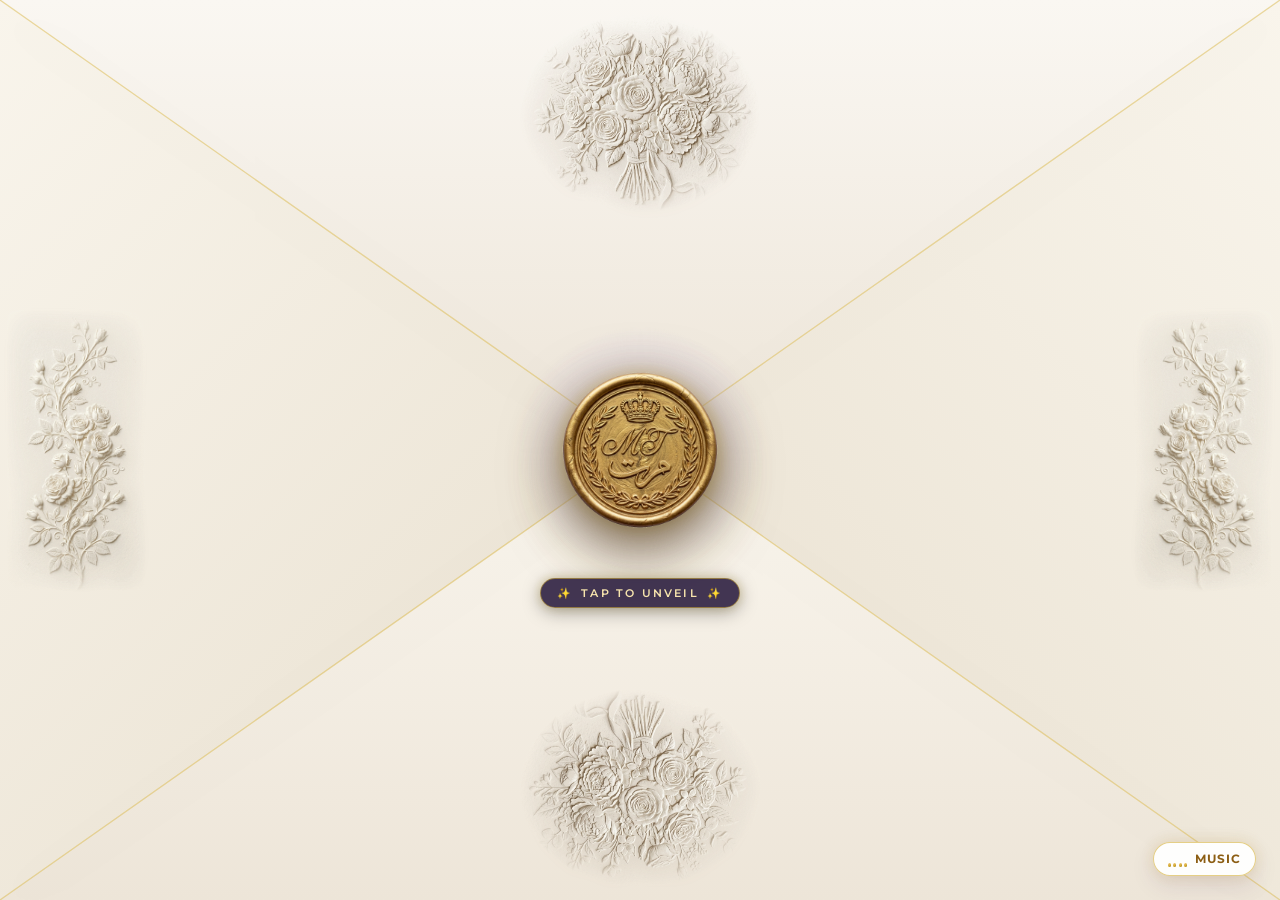
<file: creations_history/v7_laser_and_card_snapshot/index.html>
<!DOCTYPE html>
<html lang="en">
<head>
  <meta charset="UTF-8" />
  <meta name="viewport" content="width=device-width, initial-scale=1.0, maximum-scale=1.0, user-scalable=no" />
  <title>Mustafa &amp; Tasneem — Wedding Invitation</title>
  <meta name="description" content="Official Wedding Invitation of Mustafa &amp; Tasneem. An interactive Dawoodi Bohra storytelling wedding experience in royal lavender and gold." />
  
  <!-- Favicon & Fonts -->
  <link rel="preconnect" href="https://fonts.googleapis.com">
  <link rel="preconnect" href="https://fonts.gstatic.com" crossorigin>
  <link href="https://fonts.googleapis.com/css2?family=Amiri:ital,wght@0,400;0,700;1,400&family=Cinzel+Decorative:wght@400;700;900&family=Cormorant+Garamond:ital,wght@0,400;0,500;0,600;0,700;1,400;1,600&family=Great+Vibes&family=Montserrat:wght@300;400;500;600;700&display=swap" rel="stylesheet">

  <link rel="stylesheet" href="styles.css" />
</head>
<body>
  <!-- Ambient Wedding Audio Player -->
  <audio id="bg-audio" loop preload="auto">
    <source src="assets/music.mp3" type="audio/mp3">
  </audio>

  <!-- Floating Audio Equalizer Control -->
  <button id="music-toggle" class="floating-music-btn" aria-label="Toggle Background Music" title="Play / Pause Music">
    <div class="eq-bars">
      <span class="bar bar-1"></span>
      <span class="bar bar-2"></span>
      <span class="bar bar-3"></span>
      <span class="bar bar-4"></span>
    </div>
    <span class="music-label">Music</span>
  </button>

  <!-- Steady Ambient Canvas for Floating Lavender Petals, Bokeh Orbs & Golden Stardust -->
  <canvas id="petal-canvas"></canvas>

  <!-- Side Storyteller Chapter Navigation (Parallax Book) -->
  <nav class="story-nav" id="story-nav" aria-label="Invitation Chapters">
    <div class="story-nav-track">
      <a href="#chapter-union" class="story-nav-dot active" data-chapter="I" title="The Royal Union"></a>
      <a href="#chapter-invitation" class="story-nav-dot" data-chapter="II" title="The Sacred Invitation"></a>
      <a href="#chapter-date" class="story-nav-dot" data-chapter="III" title="Auspicious Date"></a>
      <a href="#chapter-rusumat" class="story-nav-dot" data-chapter="IV" title="Sacred Rusumat"></a>
      <a href="#chapter-attire" class="story-nav-dot" data-chapter="V" title="Libaas &amp; Hospitality"></a>
      <a href="#chapter-rsvp" class="story-nav-dot" data-chapter="VI" title="RSVP &amp; Mubaraki"></a>
    </div>
  </nav>

  <!-- Main Container -->
  <main class="app-viewport">

    <!-- ==============================================
         PROLOGUE: FULLSCREEN ENVELOPE CLOSE-UP SCREEN
         ============================================== -->
    <section id="envelope-screen" class="envelope-screen fullscreen-envelope-view">
      <div class="fullscreen-envelope-container" id="envelope-box">
        
        <!-- Embossed Texture & Gilded Flaps Base -->
        <div class="envelope-full-bg"></div>

        <!-- Subtle Luxury Crease Seams & Radiant Golden Burst Rays (Mathematically Exact Across All Screens) -->
        <svg class="envelope-seams-svg" viewBox="0 0 100 100" preserveAspectRatio="none" aria-hidden="true">
          <defs>
            <linearGradient id="seamRayBurstTL" x1="50%" y1="50%" x2="0%" y2="0%">
              <stop offset="0%" stop-color="#FFFFFF" stop-opacity="1"/>
              <stop offset="30%" stop-color="#FFE89E" stop-opacity="0.95"/>
              <stop offset="70%" stop-color="#D4AF37" stop-opacity="0.6"/>
              <stop offset="100%" stop-color="#D4AF37" stop-opacity="0"/>
            </linearGradient>
            <linearGradient id="seamRayBurstTR" x1="50%" y1="50%" x2="100%" y2="0%">
              <stop offset="0%" stop-color="#FFFFFF" stop-opacity="1"/>
              <stop offset="30%" stop-color="#FFE89E" stop-opacity="0.95"/>
              <stop offset="70%" stop-color="#D4AF37" stop-opacity="0.6"/>
              <stop offset="100%" stop-color="#D4AF37" stop-opacity="0"/>
            </linearGradient>
            <linearGradient id="seamRayBurstBL" x1="50%" y1="50%" x2="0%" y2="100%">
              <stop offset="0%" stop-color="#FFFFFF" stop-opacity="1"/>
              <stop offset="30%" stop-color="#FFE89E" stop-opacity="0.95"/>
              <stop offset="70%" stop-color="#D4AF37" stop-opacity="0.6"/>
              <stop offset="100%" stop-color="#D4AF37" stop-opacity="0"/>
            </linearGradient>
            <linearGradient id="seamRayBurstBR" x1="50%" y1="50%" x2="100%" y2="100%">
              <stop offset="0%" stop-color="#FFFFFF" stop-opacity="1"/>
              <stop offset="30%" stop-color="#FFE89E" stop-opacity="0.95"/>
              <stop offset="70%" stop-color="#D4AF37" stop-opacity="0.6"/>
              <stop offset="100%" stop-color="#D4AF37" stop-opacity="0"/>
            </linearGradient>
            <filter id="seamGlowFilter" x="-30%" y="-30%" width="160%" height="160%">
              <feGaussianBlur in="SourceGraphic" stdDeviation="1.8" result="blur"/>
              <feMerge>
                <feMergeNode in="blur"/>
                <feMergeNode in="SourceGraphic"/>
              </feMerge>
            </filter>
          </defs>
          <!-- Elegant crease fold seams meeting precisely at center (50, 50) -->
          <line x1="0" y1="0" x2="50" y2="50" class="seam-crease-line" vector-effect="non-scaling-stroke"/>
          <line x1="100" y1="0" x2="50" y2="50" class="seam-crease-line" vector-effect="non-scaling-stroke"/>
          <line x1="0" y1="100" x2="50" y2="50" class="seam-crease-line" vector-effect="non-scaling-stroke"/>
          <line x1="100" y1="100" x2="50" y2="50" class="seam-crease-line" vector-effect="non-scaling-stroke"/>
          <!-- Active radiant burst rays when opening -->
          <line x1="50" y1="50" x2="0" y2="0" stroke="url(#seamRayBurstTL)" class="seam-burst-ray" vector-effect="non-scaling-stroke"/>
          <line x1="50" y1="50" x2="100" y2="0" stroke="url(#seamRayBurstTR)" class="seam-burst-ray" vector-effect="non-scaling-stroke"/>
          <line x1="50" y1="50" x2="0" y2="100" stroke="url(#seamRayBurstBL)" class="seam-burst-ray" vector-effect="non-scaling-stroke"/>
          <line x1="50" y1="50" x2="100" y2="100" stroke="url(#seamRayBurstBR)" class="seam-burst-ray" vector-effect="non-scaling-stroke"/>
        </svg>
        <div class="soft-center-beam" id="center-light-beam"></div>

        <!-- Laser Wireframe Ripple Rings Radiating Outward on Tap (Matching Reference Video) -->
        <div class="laser-ripple-container" id="laser-ripple-container">
          <div class="laser-ripple-ring ring-1"></div>
          <div class="laser-ripple-ring ring-2"></div>
          <div class="laser-ripple-ring ring-3"></div>
        </div>

        <!-- Envelope Flap Layers: 4 Authentic Triangular Flaps Meeting at Center -->
        <div class="envelope-panel panel-bottom" id="panel-bottom">
          <div class="flap-embossed-flourish bouquet-bottom"></div>
        </div>
        <div class="envelope-panel panel-left" id="panel-left">
          <div class="flap-embossed-flourish vine-left"></div>
        </div>
        <div class="envelope-panel panel-right" id="panel-right">
          <div class="flap-embossed-flourish vine-right"></div>
        </div>
        <div class="envelope-panel panel-top" id="top-flap">
          <div class="flap-embossed-flourish bouquet-top"></div>
        </div>

        <!-- Prominent Pure Gold Wax Seal (Direct Authentic Cutout, No Paper Circle) -->
        <div class="wax-seal-macro-wrap" id="wax-seal" role="button" tabindex="0" aria-label="Open wedding invitation">
          <div class="seal-soft-aura"></div>
          <div class="seal-sunbeam-rays" id="seal-rays"></div>
          <img src="assets/seal.png" alt="Mustafa &amp; Tasneem Bilingual Gold Wax Seal (MT / م ت)" class="seal-macro-img" id="seal-img" />
        </div>

        <!-- Elegant Tap Prompt (Separate from seal so it never overlaps the gold rim) -->
        <div class="seal-tap-indicator" id="seal-indicator">
          <div class="seal-callout-pill">
            <span class="callout-sparkle">✨</span>
            <span class="callout-text">TAP TO UNVEIL</span>
            <span class="callout-sparkle">✨</span>
          </div>
        </div>
      </div>
    </section>

    <!-- Soft Ethereal Champagne Light Bloom Portal Overlay -->
    <div class="soft-light-portal" id="light-portal">
      <div class="portal-sunburst"></div>
      <div class="portal-warm-glow"></div>
    </div>

    <!-- ==============================================
         STORYTELLER PARALLAX BOOK INVITATION
         ============================================== -->
    <section id="invitation-screen" class="invitation-screen hidden">

      <!-- CHAPTER I: THE ROYAL PROCESSION & UNION (Living Archway & Walking Couple) -->
      <article class="story-chapter hero-arch-chapter" id="chapter-union">
        <!-- Living Motion Canvas Elements (Flying Birds in Sky & Ambient Swaying Foliage) -->
        <div class="chapter-sky-backdrop">
          <div class="flying-birds-container" aria-hidden="true">
            <div class="bird bird-1">
              <svg viewBox="0 0 24 16" class="bird-svg"><path d="M0,8 Q6,0 12,8 Q18,0 24,8 Q18,14 12,8 Q6,14 0,8 Z" fill="rgba(88, 55, 120, 0.45)"/></svg>
            </div>
            <div class="bird bird-2">
              <svg viewBox="0 0 24 16" class="bird-svg"><path d="M0,8 Q6,0 12,8 Q18,0 24,8 Q18,14 12,8 Q6,14 0,8 Z" fill="rgba(88, 55, 120, 0.38)"/></svg>
            </div>
            <div class="bird bird-3">
              <svg viewBox="0 0 24 16" class="bird-svg"><path d="M0,8 Q6,0 12,8 Q18,0 24,8 Q18,14 12,8 Q6,14 0,8 Z" fill="rgba(88, 55, 120, 0.3)"/></svg>
            </div>
          </div>
          <div class="swaying-foliage foliage-left" aria-hidden="true"></div>
          <div class="swaying-foliage foliage-right" aria-hidden="true"></div>
        </div>

        <div class="chapter-header">
          <span class="chapter-roman">Chapter I</span>
          <h2 class="chapter-title">The Royal Union</h2>
          <div class="ornate-separator">
            <span class="sep-line"></span>
            <span class="sep-gem">✦</span>
            <span class="sep-line"></span>
          </div>
        </div>

        <div class="bismillah-block">
          <img src="assets/bismillah_clean.png" alt="بِسْمِ اللَّهِ الرَّحْمَٰنِ الرَّحِيمِ" class="bismillah-calligraphy-img" />
          <p class="bismillah-trans">In the name of Allah, the Most Beneficent, the Most Merciful</p>
        </div>

        <!-- Chapter I Ornate Monogram Presentation -->
        <div class="calligraphy-monogram-block">
          <div class="logo-aura-glow"></div>
          <div class="logo-inner-badge">
            <img src="assets/rosette_logo.png" alt="Mustafa &amp; Tasneem Arabic Calligraphy Rosette Medallion" class="couple-arabic-logo" />
          </div>
          <div class="couple-names-header">
            <span class="cursive-prefix">Together with their families</span>
            <h1 class="couple-primary-names">Mustafa &amp; Tasneem</h1>
            <p class="couple-tagline">Celebrate with us as we embark on this sacred journey of companionship and barakat.</p>
          </div>
        </div>
      </article>

      <!-- CHAPTER II: THE SACRED COVENANT (Exact Traditional Bohra Invitation Card with Royal Arch Frame) -->
      <article class="story-chapter" id="chapter-invitation">
        <div class="chapter-header">
          <span class="chapter-roman">Chapter II</span>
          <h2 class="chapter-title">The Sacred Invitation</h2>
          <div class="ornate-separator">
            <span class="sep-line"></span>
            <span class="sep-gem">✦</span>
            <span class="sep-line"></span>
          </div>
        </div>

        <div class="parchment-card-luxury">
          <div class="parchment-inner-border">
            <div class="flourish-corner tl"></div>
            <div class="flourish-corner tr"></div>
            <div class="flourish-corner bl"></div>
            <div class="flourish-corner br"></div>

            <div class="parchment-body">
              <!-- Top Ornate Calligraphy Bar -->
              <div class="card-calligraphy-topbar">
                <div class="top-medallion-box left-med">
                  <span class="shukranlillah-text">شُكْراً لِلَّهِ</span>
                </div>
                <div class="top-bismillah-box">
                  <img src="assets/bismillah_clean.png" alt="بِسْمِ اللَّهِ الرَّحْمَٰنِ الرَّحِيمِ" class="bismillah-card-header-img" />
                </div>
                <div class="top-medallion-box right-med">
                  <img src="assets/alhamdolillah_shukranlillah.png" alt="الحمد لله شكرا لله" class="alhamdolillah-medallion-img" />
                </div>
              </div>

              <!-- Sacred Stanzas & Dawat Mubarak Texts -->
              <div class="dawat-poetry-section">
                <p class="arabic-poetry-line">وَاللهِ ذَنْبِي حُبُّكُمْ فَأُحِبُّكُمْ</p>
                <p class="arabic-poetry-line">فِي كُلِّ حِصَّةِ ذَرَّتِي حُبِّي لَكُمْ</p>
                
                <p class="lisan-stanza-line">خدا نا قسم ! مارو دين آپ سگلا ني محبّة چھے ، تو پچهي ميں آپ سگلا ني محبّة كروں چھوں</p>
                <p class="lisan-stanza-line">مارا هرايك ذرّة نا هرايك حصّة ما - ماري محبّة آپ سگلا نا واسطے</p>
                
                <p class="lisan-stanza-line">الله سبحانه وتعالى نا فضل سي پنجتن پاك انے</p>
                <p class="lisan-stanza-line">ائمّة طاهرين ني محبّة پر ، لاسيما الداعي الأجل الفاطمي</p>
                
                <!-- Holy Syedna Mufaddal Saifuddin Calligraphy Block -->
                <div class="syedna-calligraphy-wrap">
                  <img src="assets/syedna_title_calligraphy.png" alt="سيدنا أبو جعفر الصادق عالي قدر مفضل سيف الدين ط ع" class="syedna-calligraphy-img" />
                </div>

                <p class="lisan-stanza-line">ني محبّة نا سبب دين انے دنيا ني سعادات نصيب تھائي چھے ،</p>
                <p class="lisan-stanza-line">مولانا المنعم ط ع ني محبّة انے آپ ني دعاء مبارك سي همارو دين كامل چھے ، يه دعاء مبارك نا طفيل</p>
              </div>

              <!-- Groom & Bride Section (Exact Layout from Uploaded Card) -->
              <div class="bohra-card-couple-grid">
                <!-- Groom Side (Right Column in RTL) -->
                <div class="couple-side-col groom-side">
                  <span class="kinship-label">الأَبْنُ الْعَزِيز</span>
                  <h3 class="thuluth-calligraphy-name">مُصْطَفَى</h3>
                  <div class="family-parent-lines">
                    <p class="parent-line-bold">طاهره بائي</p>
                    <p class="parent-line-sub">جوهربھائي سيفي</p>
                  </div>
                </div>

                <!-- Center Knot & Announcement -->
                <div class="couple-center-knot">
                  <span class="knot-wedding-script">ني شَادِي مَع</span>
                  <span class="knot-sub-script">فِي مَسَرَّة نَصِيب تَھئِي چھے</span>
                </div>

                <!-- Bride Side (Left Column in RTL) -->
                <div class="couple-side-col bride-side">
                  <span class="kinship-label">البِنْتُ العَزِيزَة</span>
                  <h3 class="thuluth-calligraphy-name">تَسْنِيم</h3>
                  <div class="family-parent-lines">
                    <p class="parent-line-bold">بنت بتول بائي</p>
                    <p class="parent-line-sub">ملا قائد جوهر بھائی وجھي</p>
                  </div>
                </div>
              </div>

              <!-- Sacred Raza Mubarak Announcement -->
              <div class="card-raza-ceremony-box">
                <p class="nikah-raza-callout">(مولانا المفضل ط ع نا دست مبارك پر عقد النكاح نوشرف حاصل تھيو چھے)</p>
                <p class="invitation-request-line">يه خوش موقع پر اظهار مسرة ما آپنے مع الاكرام اذن عرض كريئے چھے ،</p>
                <p class="invitation-request-line">يه قبول كري هماري خوشي ما شامل تھئیئے ،</p>
              </div>

              <!-- Golden Event Details Box -->
              <div class="card-event-details-box">
                <div class="event-details-inner">
                  <div class="event-detail-row">
                    <span class="event-detail-eng">26th January 2026 - Monday</span>
                    <span class="event-detail-sep">|</span>
                    <span class="event-detail-arabic">يَوْمُ الإِثْنَيْن - ۸ مِي شَعْبَانِ الكَرِيم ١٤٤٧ هـ</span>
                  </div>
                  <div class="event-detail-row">
                    <span class="event-detail-eng">Time: 12:00 PM</span>
                    <span class="event-detail-sep">|</span>
                    <span class="event-detail-arabic">وَقْت - قَبْلَ زَوَال - پَٹِيرُو مَجْلِس ، مَرْدُو دَرِيس</span>
                  </div>
                  <div class="event-detail-row">
                    <span class="event-detail-eng">Pulgaon, Maharashtra</span>
                    <span class="event-detail-sep">|</span>
                    <span class="event-detail-arabic">جَگَہ - پُلْگَام مَوَائِد ، مَهَارَاشْٹرَا</span>
                  </div>
                </div>
              </div>

              <!-- Family Signatures Section -->
              <div class="card-family-signatures-wrap">
                <span class="dawat-ubaid-title">عَبْدُ سَيِّدِنَا المُنْعَام وَامَانَتُه ط ع</span>
                
                <div class="family-signatures-columns">
                  <div class="signature-col right-sign-col">
                    <p class="sign-name">مرحوم غلام عباس بھائی</p>
                    <p class="sign-name">جوهر بھائی غلام عباس بھائی</p>
                    <p class="sign-name">حاتم بھائی کانچوالا</p>
                  </div>

                  <div class="signature-col left-sign-col">
                    <p class="sign-name">مرحومہ محفوظہ بائی</p>
                    <p class="sign-name">طاہرہ بائی جوہر بھائی</p>
                    <p class="sign-name">سکینہ بائی کانچوالا</p>
                  </div>
                </div>

                <p class="final-salutations">بھائیو، بھابیو، بہنو، انے بہنوئی ناسلام</p>
              </div>
            </div>
          </div>
        </div>
      </article>

      <!-- CHAPTER III: THE AUSPICIOUS DATE & COUNTDOWN -->
      <article class="story-chapter" id="chapter-date">
        <div class="chapter-header">
          <span class="chapter-roman">Chapter III</span>
          <h2 class="chapter-title">Auspicious Date &amp; Countdown</h2>
          <div class="ornate-separator">
            <span class="sep-line"></span>
            <span class="sep-gem">✦</span>
            <span class="sep-line"></span>
          </div>
        </div>

        <!-- Interactive 4-Block Scratch-to-Reveal Grid -->
        <div class="luxury-card-box scratch-container">
          <div class="card-ornament top-center">❖</div>
          <span class="section-eyebrow">Interactive Milestone</span>
          <h3 class="card-title">Scratch to Reveal the Wedding Date</h3>
          <p class="scratch-instructions">Rub the golden shimmering foil across all 3 blocks below to unveil the auspicious date!</p>

          <div class="scratch-grid-3">
            <!-- Block 1: Date -->
            <div class="scratch-tile-block" data-block="1">
              <div class="tile-reveal-content">
                <span class="tile-category-tag">Auspicious Day</span>
                <span class="tile-val-huge">26th</span>
                <span class="tile-val-sub">Monday</span>
              </div>
              <canvas id="scratch-canvas-1" class="tile-scratch-canvas" width="220" height="150"></canvas>
            </div>

            <!-- Block 2: Month -->
            <div class="scratch-tile-block" data-block="2">
              <div class="tile-reveal-content">
                <span class="tile-category-tag">Wedding Month</span>
                <span class="tile-val-huge">January</span>
                <span class="tile-val-sub">Rajab al-Asab</span>
              </div>
              <canvas id="scratch-canvas-2" class="tile-scratch-canvas" width="220" height="150"></canvas>
            </div>

            <!-- Block 3: Year -->
            <div class="scratch-tile-block" data-block="3">
              <div class="tile-reveal-content">
                <span class="tile-category-tag">Year</span>
                <span class="tile-val-huge">2026</span>
                <span class="tile-val-sub">1447 Hijri</span>
              </div>
              <canvas id="scratch-canvas-3" class="tile-scratch-canvas" width="220" height="150"></canvas>
            </div>
          </div>

          <div class="scratch-progress-wrap">
            <div class="scratch-progress-bar" id="scratch-progress"></div>
            <span class="scratch-hint" id="scratch-hint">Scratch the 3 blocks to unveil the date! (0 of 3 Revealed)</span>
          </div>

          <!-- Revealed Complete Summary & Calendar Action -->
          <div class="scratch-revealed-summary" id="scratch-revealed-summary">
            <div class="revealed-badge">
              <span class="badge-sparkle">✨</span>
              <span class="badge-tag">SAVE THE DATE</span>
              <span class="badge-sparkle">✨</span>
            </div>
            <p class="revealed-full-detail">
              <strong>26th January 2026, Monday</strong> • <strong>Pulgaon, Maharashtra</strong>
            </p>
            <p class="revealed-hijri-date">8 Shaban al-Karim 1447 H (۸ مي شعبان الكريم ١٤٤٧ هـ)</p>
            <div class="add-cal-btn-wrap">
              <button id="add-to-cal-btn" class="btn-gold-action">
                <span class="btn-icon">📅</span> Add to Calendar
              </button>
            </div>
          </div>
        </div>

        <!-- Live Real-Time Countdown Timer -->
        <div class="luxury-card-box countdown-box">
          <span class="section-eyebrow">Ticking Down</span>
          <h3 class="card-title">Counting Down to Forever</h3>
          
          <div class="timer-grid" id="countdown-timer">
            <div class="timer-item">
              <span class="time-digit" id="cd-days">00</span>
              <span class="time-label">DAYS</span>
            </div>
            <div class="timer-colon">:</div>
            <div class="timer-item">
              <span class="time-digit" id="cd-hours">00</span>
              <span class="time-label">HOURS</span>
            </div>
            <div class="timer-colon">:</div>
            <div class="timer-item">
              <span class="time-digit" id="cd-minutes">00</span>
              <span class="time-label">MINUTES</span>
            </div>
            <div class="timer-colon">:</div>
            <div class="timer-item">
              <span class="time-digit" id="cd-seconds">00</span>
              <span class="time-label">SECONDS</span>
            </div>
          </div>

          <p class="timer-subtext">Until Mustafa &amp; Tasneem say "Qabiltu" in eternal togetherness ✨</p>
        </div>
      </article>

      <!-- CHAPTER IV: SACRED RUSUMAT & EVENTS (Parallax Story Timeline) -->
      <article class="story-chapter" id="chapter-rusumat">
        <div class="chapter-header">
          <span class="chapter-roman">Chapter IV</span>
          <h2 class="chapter-title">Sacred Rusumat &amp; Events</h2>
          <div class="ornate-separator">
            <span class="sep-line"></span>
            <span class="sep-gem">✦</span>
            <span class="sep-line"></span>
          </div>
          <p class="chapter-subtitle">Join us across the cherished Dawoodi Bohra wedding customs</p>
        </div>

        <div class="events-timeline">

          <!-- 1. Manak Thamb -->
          <div class="timeline-card">
            <div class="event-marker"><span class="marker-number">01</span></div>
            <div class="event-details">
              <div class="event-badge">Pre-Wedding Sacred Ritual</div>
              <h4 class="event-title">Manak Thamb (Sacred Pillar Installation)</h4>
              <p class="event-meaning">Auspicious installation of the sacred pillar to welcome barakaat, health, and prosperity for the new household.</p>
              <div class="event-meta">
                <span class="meta-item"><i class="meta-icon">🗓️</i> Friday, 23rd January 2026</span>
                <span class="meta-item"><i class="meta-icon">⏰</i> 10:00 AM onwards</span>
                <span class="meta-item"><i class="meta-icon">📍</i> Saifee Villa, Pulgaon, Maharashtra</span>
              </div>
              <a href="https://maps.google.com/?q=Pulgaon+Maharashtra" target="_blank" class="btn-mini-map">📍 View on Google Maps</a>
            </div>
          </div>

          <!-- 2. Mandvo & Peethi -->
          <div class="timeline-card">
            <div class="event-marker"><span class="marker-number">02</span></div>
            <div class="event-details">
              <div class="event-badge">Haldi &amp; Canopy Blessings</div>
              <h4 class="event-title">Mandvo &amp; Peethi (Haldi Ceremony)</h4>
              <p class="event-meaning">Blessing the ceremonial canopy with fragrant turmeric, auspicious wedding songs, and traditional hymns.</p>
              <div class="event-meta">
                <span class="meta-item"><i class="meta-icon">🗓️</i> Friday, 23rd January 2026</span>
                <span class="meta-item"><i class="meta-icon">⏰</i> 04:30 PM</span>
                <span class="meta-item"><i class="meta-icon">📍</i> Courtyard, Pulgaon, Maharashtra</span>
              </div>
              <a href="https://maps.google.com/?q=Pulgaon+Maharashtra" target="_blank" class="btn-mini-map">📍 View on Google Maps</a>
            </div>
          </div>

          <!-- 3. Mama Mosala & Kanthi -->
          <div class="timeline-card">
            <div class="event-marker"><span class="marker-number">03</span></div>
            <div class="event-details">
              <div class="event-badge">Family Tradition &amp; Honors</div>
              <h4 class="event-title">Mama Mosala &amp; Kanthi (Family Presentation)</h4>
              <p class="event-meaning">Ceremonial presentation of festive bridal gifts, auspicious sweets, and honors from maternal uncles.</p>
              <div class="event-meta">
                <span class="meta-item"><i class="meta-icon">🗓️</i> Saturday, 24th January 2026</span>
                <span class="meta-item"><i class="meta-icon">⏰</i> 06:30 PM</span>
                <span class="meta-item"><i class="meta-icon">📍</i> Terrace Garden, Pulgaon, Maharashtra</span>
              </div>
              <a href="https://maps.google.com/?q=Pulgaon+Maharashtra" target="_blank" class="btn-mini-map">📍 View on Google Maps</a>
            </div>
          </div>

          <!-- 4. Darees & Majlis -->
          <div class="timeline-card">
            <div class="event-marker"><span class="marker-number">04</span></div>
            <div class="event-details">
              <div class="event-badge">Spiritual Gathering &amp; Prayers</div>
              <h4 class="event-title">Darees &amp; Majlis (Sacred Prayers)</h4>
              <p class="event-meaning">Recitation of the Holy Quran, zikr, praises, and prayers seeking divine blessings prior to the Nikah.</p>
              <div class="event-meta">
                <span class="meta-item"><i class="meta-icon">🗓️</i> Sunday, 25th January 2026</span>
                <span class="meta-item"><i class="meta-icon">⏰</i> 11:00 AM</span>
                <span class="meta-item"><i class="meta-icon">📍</i> Al-Masjid al-Saifee Markaz, Pulgaon, Maharashtra</span>
              </div>
              <a href="https://maps.google.com/?q=Pulgaon+Maharashtra" target="_blank" class="btn-mini-map">📍 View on Google Maps</a>
            </div>
          </div>

          <!-- 5. Nikah Ceremony & Procession -->
          <div class="timeline-card featured-event">
            <div class="event-marker"><span class="marker-number highlight">05</span></div>
            <div class="event-details">
              <div class="event-badge gold-badge">Aqd al-Nikah (Sacred Ceremony)</div>
              <h4 class="event-title">Aqd al-Nikah &amp; Wedding Procession</h4>
              <p class="event-meaning">Solemnization of marriage under the pious Raza Mubarak of His Holiness Syedna Mufaddal Saifuddin (TUS), followed by the joyful wedding procession.</p>
              <div class="event-meta">
                <span class="meta-item"><i class="meta-icon">🗓️</i> Monday, 26th January 2026</span>
                <span class="meta-item"><i class="meta-icon">⏰</i> 12:00 PM Sharp</span>
                <span class="meta-item"><i class="meta-icon">📍</i> Pulgaon Mawaid, Maharashtra</span>
              </div>
              <a href="https://maps.google.com/?q=Pulgaon+Maharashtra" target="_blank" class="btn-mini-map">📍 View on Google Maps</a>
            </div>
          </div>

          <!-- 6. Khushi nu Jaman -->
          <div class="timeline-card">
            <div class="event-marker"><span class="marker-number">06</span></div>
            <div class="event-details">
              <div class="event-badge">Traditional Bohra Wedding Feast</div>
              <h4 class="event-title">Khushi nu Jaman (Wedding Feast)</h4>
              <p class="event-meaning">Traditional communal feast served in the Thaal, beginning with salt and sweet tasting, royal savories &amp; festive dishes, concluding with paan and ittar.</p>
              <div class="event-meta">
                <span class="meta-item"><i class="meta-icon">🗓️</i> Monday, 26th January 2026</span>
                <span class="meta-item"><i class="meta-icon">⏰</i> 01:30 PM onwards</span>
                <span class="meta-item"><i class="meta-icon">📍</i> Pulgaon Mawaid, Maharashtra</span>
              </div>
              <a href="https://maps.google.com/?q=Pulgaon+Maharashtra" target="_blank" class="btn-mini-map">📍 View on Google Maps</a>
            </div>
          </div>

          <!-- 7. Reception Gala -->
          <div class="timeline-card">
            <div class="event-marker"><span class="marker-number">07</span></div>
            <div class="event-details">
              <div class="event-badge">Evening Gala Celebration</div>
              <h4 class="event-title">Walima &amp; Reception Gala</h4>
              <p class="event-meaning">An enchanting evening of congratulations, celebration, and joy celebrating the newlyweds.</p>
              <div class="event-meta">
                <span class="meta-item"><i class="meta-icon">🗓️</i> Monday, 26th January 2026</span>
                <span class="meta-item"><i class="meta-icon">⏰</i> 07:30 PM onwards</span>
                <span class="meta-item"><i class="meta-icon">📍</i> Grand Hall, Pulgaon, Maharashtra</span>
              </div>
              <a href="https://maps.google.com/?q=Pulgaon+Maharashtra" target="_blank" class="btn-mini-map">📍 View on Google Maps</a>
            </div>
          </div>

        </div>
      </article>

      <!-- CHAPTER V: LIBAAS & HOSPITALITY -->
      <article class="story-chapter" id="chapter-attire">
        <div class="chapter-header">
          <span class="chapter-roman">Chapter V</span>
          <h2 class="chapter-title">Libaas &amp; Hospitality</h2>
          <div class="ornate-separator">
            <span class="sep-line"></span>
            <span class="sep-gem">✦</span>
            <span class="sep-line"></span>
          </div>
        </div>

        <div class="luxury-card-box dresscode-box">
          <span class="section-eyebrow">Etiquette &amp; Attire</span>
          <h3 class="card-title">Libaas al-Anwar (Dress Code)</h3>
          <p class="dresscode-intro">We kindly encourage our honorable guests to grace the celebrations in traditional Dawoodi Bohra attire:</p>

          <div class="dresscode-grid">
            <div class="attire-col">
              <div class="attire-icon">👔</div>
              <h4 class="attire-title">Gents</h4>
              <p class="attire-spec">Traditional White Saya Kurta &amp; Golden embroidered Topi with celebratory Shawl.</p>
            </div>
            <div class="attire-divider"></div>
            <div class="attire-col">
              <div class="attire-icon">🌸</div>
              <h4 class="attire-title">Ladies</h4>
              <p class="attire-spec">Traditional Graceful Rida (Pastel lavender, lilac, blush, and champagne gold shades warmly welcomed).</p>
            </div>
          </div>

          <div class="color-palette-swatches">
            <span class="swatch-label">Theme Palette Inspiration:</span>
            <div class="swatches-row">
              <span class="swatch s1" title="Misty Lavender"></span>
              <span class="swatch s2" title="Royal Lilac"></span>
              <span class="swatch s3" title="Pure Ivory Pearl"></span>
              <span class="swatch s4" title="Warm Gold Foil"></span>
              <span class="swatch s5" title="Deep Plum"></span>
            </div>
          </div>
        </div>
      </article>

      <!-- CHAPTER VI: RSVP & MUBARAKI DUA -->
      <article class="story-chapter" id="chapter-rsvp">
        <div class="chapter-header">
          <span class="chapter-roman">Chapter VI</span>
          <h2 class="chapter-title">RSVP &amp; Mubaraki Dua</h2>
          <div class="ornate-separator">
            <span class="sep-line"></span>
            <span class="sep-gem">✦</span>
            <span class="sep-line"></span>
          </div>
        </div>

        <div class="luxury-card-box rsvp-box">
          <span class="section-eyebrow">Respond &amp; Bless</span>
          <h3 class="card-title">Confirm Attendance</h3>
          <p class="rsvp-subtext">Your presence and prayers will illuminate our celebration. Please kindly let us know your plans below:</p>

          <form id="rsvp-form" class="rsvp-form">
            <div class="form-group">
              <label for="guest-name">Full Name *</label>
              <input type="text" id="guest-name" required placeholder="e.g. Mufaddal Bhai / Fatema Ben" />
            </div>

            <div class="form-row">
              <div class="form-group half">
                <label for="guest-phone">Phone / WhatsApp *</label>
                <input type="tel" id="guest-phone" required placeholder="+91 98765 43210" />
              </div>
              <div class="form-group half">
                <label for="guest-count">Number of Guests</label>
                <select id="guest-count">
                  <option value="1">1 Person</option>
                  <option value="2" selected>2 Persons</option>
                  <option value="3">3 Persons</option>
                  <option value="4">4 Persons</option>
                  <option value="5+">Family (5+ Persons)</option>
                </select>
              </div>
            </div>

            <div class="form-group">
              <label>Will you be attending?</label>
              <div class="radio-pill-group">
                <label class="radio-pill">
                  <input type="radio" name="attendance" value="Joyfully Attending" checked />
                  <span>🎉 Joyfully Attending</span>
                </label>
                <label class="radio-pill">
                  <input type="radio" name="attendance" value="Regretfully Cannot" />
                  <span>🕊️ Sending Dua From Afar</span>
                </label>
              </div>
            </div>

            <div class="form-group">
              <label for="guest-message">Mubaraki Wish / Dua for the Couple</label>
              <textarea id="guest-message" rows="3" placeholder="Write your heartfelt congratulations, dua, or warm wishes here..."></textarea>
            </div>

            <button type="submit" class="btn-submit-rsvp" id="submit-rsvp-btn">
              <span class="btn-text">Send RSVP &amp; Mubaraki</span>
              <span class="btn-sparkle">✨</span>
            </button>
          </form>

          <div id="rsvp-feedback" class="rsvp-feedback hidden">
            <div class="feedback-icon">💐</div>
            <h4>Mubarak! Your RSVP has been received!</h4>
            <p>Shukran for your warm prayers and response. We look forward to celebrating together!</p>
          </div>

          <!-- Live Mubaraki & Wishes Wall -->
          <div class="wishes-board">
            <div class="wishes-title-bar">
              <span class="wishes-crown">👑</span>
              <h4>Warm Wishes &amp; Dua Board</h4>
            </div>
            <div class="wishes-list" id="wishes-list">
              <!-- Dynamically populated -->
            </div>
          </div>
        </div>
      </article>

      <!-- EPILOGUE: IN DIVINE GRATITUDE -->
      <footer class="invite-footer">
        <div class="footer-seal-emblem">
          <img src="assets/seal.png" alt="Wax Seal Emblem (MT / م ت)" class="footer-mini-seal" />
        </div>
        <h3 class="footer-couple-name">Mustafa &amp; Tasneem</h3>
        <p class="footer-salutation">عبيد سيدنا المنعام ط ع وامائه</p>
        <p class="footer-year">2026 • With Dua &amp; Gratitude</p>
        <div class="footer-back-to-top">
          <button id="back-to-top-btn" class="back-to-top-link">↑ Back to Top</button>
        </div>
      </footer>

    </section>
  </main>

  <script src="app.js"></script>
</body>
</html>
</file>
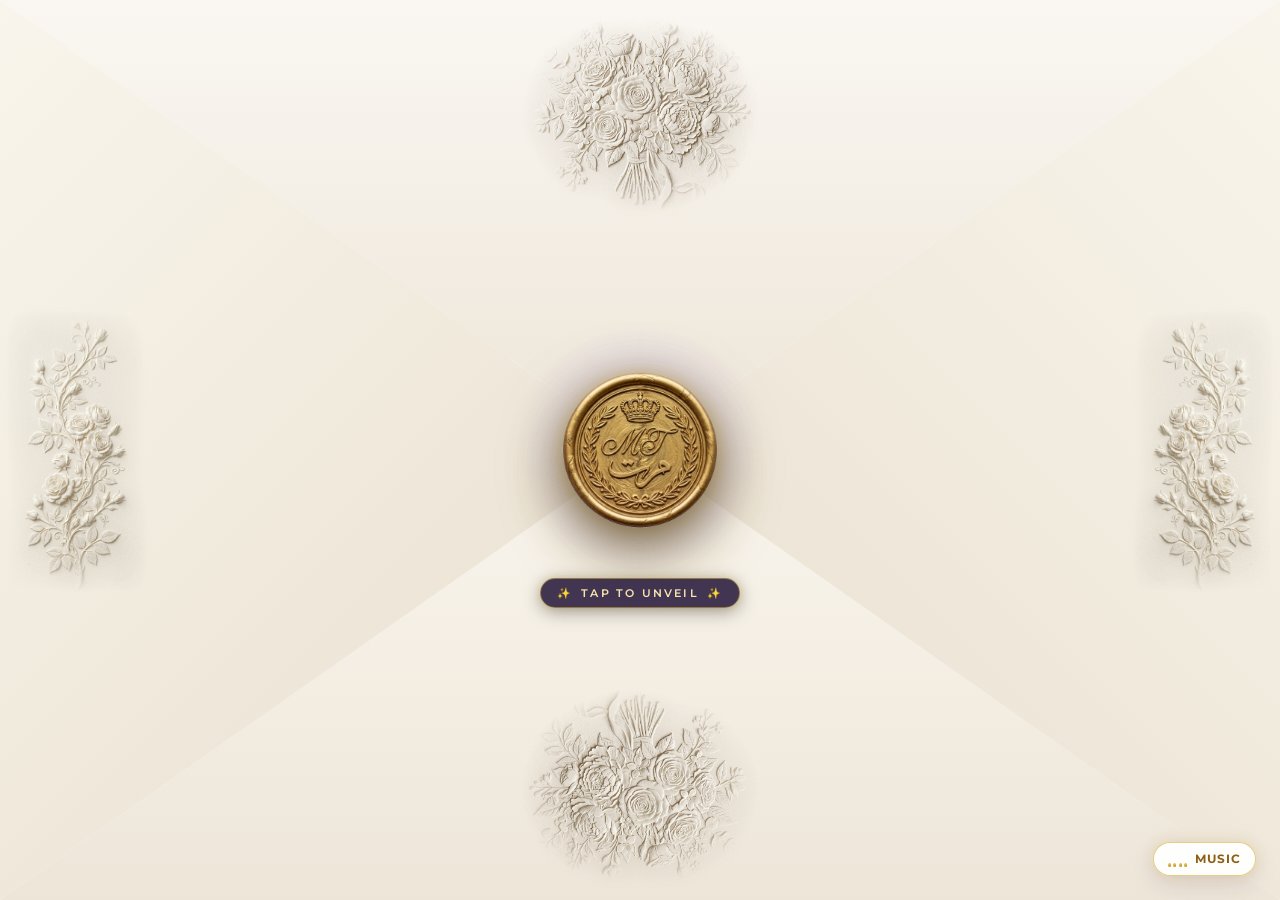
<file: creations_history/v8_clean_logo_and_3block_scratch/index.html>
<!DOCTYPE html>
<html lang="en">
<head>
  <meta charset="UTF-8" />
  <meta name="viewport" content="width=device-width, initial-scale=1.0, maximum-scale=1.0, user-scalable=no" />
  <title>Mustafa &amp; Tasneem — Wedding Invitation</title>
  <meta name="description" content="Official Wedding Invitation of Mustafa &amp; Tasneem. An interactive Dawoodi Bohra storytelling wedding experience in royal lavender and gold." />
  
  <!-- Favicon & Fonts -->
  <link rel="preconnect" href="https://fonts.googleapis.com">
  <link rel="preconnect" href="https://fonts.gstatic.com" crossorigin>
  <link href="https://fonts.googleapis.com/css2?family=Amiri:ital,wght@0,400;0,700;1,400&family=Cinzel+Decorative:wght@400;700;900&family=Cormorant+Garamond:ital,wght@0,400;0,500;0,600;0,700;1,400;1,600&family=Great+Vibes&family=Montserrat:wght@300;400;500;600;700&display=swap" rel="stylesheet">

  <link rel="stylesheet" href="styles.css" />
</head>
<body>
  <!-- Ambient Wedding Audio Player -->
  <audio id="bg-audio" loop preload="auto">
    <source src="assets/music.mp3" type="audio/mp3">
  </audio>

  <!-- Floating Audio Equalizer Control -->
  <button id="music-toggle" class="floating-music-btn" aria-label="Toggle Background Music" title="Play / Pause Music">
    <div class="eq-bars">
      <span class="bar bar-1"></span>
      <span class="bar bar-2"></span>
      <span class="bar bar-3"></span>
      <span class="bar bar-4"></span>
    </div>
    <span class="music-label">Music</span>
  </button>

  <!-- Steady Ambient Canvas for Floating Lavender Petals, Bokeh Orbs & Golden Stardust -->
  <canvas id="petal-canvas"></canvas>

  <!-- Side Storyteller Chapter Navigation (Parallax Book) -->
  <nav class="story-nav" id="story-nav" aria-label="Invitation Chapters">
    <div class="story-nav-track">
      <a href="#chapter-union" class="story-nav-dot active" data-chapter="I" title="The Royal Union"></a>
      <a href="#chapter-invitation" class="story-nav-dot" data-chapter="II" title="The Sacred Invitation"></a>
      <a href="#chapter-date" class="story-nav-dot" data-chapter="III" title="Auspicious Date"></a>
      <a href="#chapter-rusumat" class="story-nav-dot" data-chapter="IV" title="Sacred Rusumat"></a>
      <a href="#chapter-attire" class="story-nav-dot" data-chapter="V" title="Libaas &amp; Hospitality"></a>
      <a href="#chapter-rsvp" class="story-nav-dot" data-chapter="VI" title="RSVP &amp; Mubaraki"></a>
    </div>
  </nav>

  <!-- Main Container -->
  <main class="app-viewport">

    <!-- ==============================================
         PROLOGUE: FULLSCREEN ENVELOPE CLOSE-UP SCREEN
         ============================================== -->
    <!-- ==============================================
         PROLOGUE: FULLSCREEN ENVELOPE CLOSE-UP SCREEN
         ============================================== -->
    <section id="envelope-screen" class="envelope-screen fullscreen-envelope-view">
      <div class="fullscreen-envelope-container" id="envelope-box">
        
        <!-- Embossed Texture & Gilded Flaps Base -->
        <div class="envelope-full-bg"></div>

        <!-- Envelope Flap Layers: 4 Authentic 3D Flaps Meeting at Center -->
        <div class="envelope-panel panel-bottom" id="panel-bottom">
          <div class="flap-embossed-flourish bouquet-bottom"></div>
        </div>
        <div class="envelope-panel panel-left" id="panel-left">
          <div class="flap-embossed-flourish vine-left"></div>
        </div>
        <div class="envelope-panel panel-right" id="panel-right">
          <div class="flap-embossed-flourish vine-right"></div>
        </div>
        <div class="envelope-panel panel-top" id="top-flap">
          <div class="flap-embossed-flourish bouquet-top"></div>
        </div>

        <!-- Expanding Golden Wave / Ripple Effect from behind Seal on Tap -->
        <div class="seal-wave-container" id="seal-waves">
          <div class="seal-wave-ring wave-1"></div>
          <div class="seal-wave-ring wave-2"></div>
          <div class="seal-wave-ring wave-3"></div>
        </div>

        <!-- Radiant Golden Light Burst from behind Seal on Tap -->
        <div class="seal-light-burst" id="seal-light-burst"></div>

        <!-- Prominent Pure Gold Wax Seal (Direct Authentic Frontal Cutout) -->
        <div class="wax-seal-macro-wrap" id="wax-seal" role="button" tabindex="0" aria-label="Open wedding invitation">
          <div class="seal-soft-aura"></div>
          <div class="seal-sunbeam-rays" id="seal-rays"></div>
          <img src="assets/seal.png" alt="Mustafa &amp; Tasneem Bilingual Gold Wax Seal (MT / م ت)" class="seal-macro-img" id="seal-img" />
        </div>

        <!-- Elegant Tap Prompt (Separate from seal so it never overlaps the gold rim) -->
        <div class="seal-tap-indicator" id="seal-indicator">
          <div class="seal-callout-pill">
            <span class="callout-sparkle">✨</span>
            <span class="callout-text">TAP TO UNVEIL</span>
            <span class="callout-sparkle">✨</span>
          </div>
        </div>
      </div>
    </section>

    <!-- Soft Ethereal Champagne Light Bloom Portal Overlay -->
    <div class="soft-light-portal" id="light-portal">
      <div class="portal-sunburst"></div>
      <div class="portal-warm-glow"></div>
    </div>

    <!-- ==============================================
         STORYTELLER PARALLAX BOOK INVITATION
         ============================================== -->
    <section id="invitation-screen" class="invitation-screen hidden">

      <!-- CHAPTER I: THE ROYAL PROCESSION & UNION (Living Archway & Walking Couple) -->
      <article class="story-chapter hero-arch-chapter" id="chapter-union">

        <div class="chapter-header">
          <span class="chapter-roman">Chapter I</span>
          <h2 class="chapter-title">The Royal Union</h2>
          <div class="ornate-separator">
            <span class="sep-line"></span>
            <span class="sep-gem">✦</span>
            <span class="sep-line"></span>
          </div>
        </div>

        <div class="bismillah-block">
          <img src="assets/bismillah_clean.png" alt="بِسْمِ اللَّهِ الرَّحْمَٰنِ الرَّحِيمِ" class="bismillah-calligraphy-img" />
          <p class="bismillah-trans">In the name of Allah, the Most Beneficent, the Most Merciful</p>
        </div>

        <!-- Chapter I Ornate Monogram Presentation -->
        <div class="calligraphy-monogram-block">
          <div class="logo-aura-glow"></div>
          <div class="logo-inner-badge">
            <img src="assets/rosette_logo.png" alt="Mustafa &amp; Tasneem Arabic Calligraphy Rosette Medallion" class="couple-arabic-logo" />
          </div>
          <div class="couple-names-header">
            <span class="cursive-prefix">Together with their families</span>
            <h1 class="couple-primary-names">Mustafa &amp; Tasneem</h1>
            <div class="couple-thuluth-title">مُصْطَفَى وَ تَسْنِيم</div>
            <p class="couple-tagline">Celebrate with us as we embark on this sacred journey of companionship and barakat.</p>
          </div>
        </div>
      </article>

      <!-- CHAPTER II: THE SACRED COVENANT (Exact Traditional Bohra Invitation Card with Royal Arch Frame) -->
      <article class="story-chapter" id="chapter-invitation">
        <div class="chapter-header">
          <span class="chapter-roman">Chapter II</span>
          <h2 class="chapter-title">The Sacred Invitation</h2>
          <div class="ornate-separator">
            <span class="sep-line"></span>
            <span class="sep-gem">✦</span>
            <span class="sep-line"></span>
          </div>
        </div>

        <div class="bohra-invitation-stage">
          <div class="bohra-stage-decor">
            <div class="flourish-corner tl"></div>
            <div class="flourish-corner tr"></div>
            <div class="flourish-corner bl"></div>
            <div class="flourish-corner br"></div>
          </div>

          <div class="parchment-body">
              <!-- Top Ornate Calligraphy Bar -->
              <div class="card-calligraphy-topbar">
                <div class="top-medallion-box left-med">
                  <span class="shukranlillah-text">شُكْراً لِلَّهِ</span>
                </div>
                <div class="top-bismillah-box">
                  <img src="assets/bismillah_clean.png" alt="بِسْمِ اللَّهِ الرَّحْمَٰنِ الرَّحِيمِ" class="bismillah-card-header-img" />
                </div>
                <div class="top-medallion-box right-med">
                  <img src="assets/alhamdolillah_shukranlillah.png" alt="الحمد لله شكرا لله" class="alhamdolillah-medallion-img" />
                </div>
              </div>

              <!-- Sacred Stanzas & Dawat Mubarak Texts -->
              <div class="dawat-poetry-section">
                <p class="arabic-poetry-line">وَاللهِ ذَنْبِي حُبُّكُمْ فَأُحِبُّكُمْ</p>
                <p class="arabic-poetry-line">فِي كُلِّ حِصَّةِ ذَرَّتِي حُبِّي لَكُمْ</p>
                
                <p class="lisan-stanza-line">خدا نا قسم ! مارو دين آپ سگلا ني محبّة چھے ، تو پچهي ميں آپ سگلا ني محبّة كروں چھوں</p>
                <p class="lisan-stanza-line">مارا هرايك ذرّة نا هرايك حصّة ما - ماري محبّة آپ سگلا نا واسطے</p>
                
                <p class="lisan-stanza-line">الله سبحانه وتعالى نا فضل سي پنجتن پاك انے</p>
                <p class="lisan-stanza-line">ائمّة طاهرين ني محبّة پر ، لاسيما الداعي الأجل الفاطمي</p>
                
                <!-- Holy Syedna Mufaddal Saifuddin Calligraphy Block -->
                <div class="syedna-calligraphy-wrap">
                  <img src="assets/syedna_title_calligraphy.png" alt="سيدنا أبو جعفر الصادق عالي قدر مفضل سيف الدين ط ع" class="syedna-calligraphy-img" />
                </div>

                <p class="lisan-stanza-line">ني محبّة نا سبب دين انے دنيا ني سعادات نصيب تھائي چھے ،</p>
                <p class="lisan-stanza-line">مولانا المنعم ط ع ني محبّة انے آپ ني دعاء مبارك سي همارو دين كامل چھے ، يه دعاء مبارك نا طفيل</p>
              </div>

              <!-- Groom & Bride Section (Exact Layout from Uploaded Card) -->
              <div class="bohra-card-couple-grid">
                <!-- Groom Side (Right Column in RTL) -->
                <div class="couple-side-col groom-side">
                  <span class="kinship-label">الأَبْنُ الْعَزِيز</span>
                  <h3 class="thuluth-calligraphy-name">مُصْطَفَى</h3>
                  <div class="family-parent-lines">
                    <p class="parent-line-bold">طاهره بائي</p>
                    <p class="parent-line-sub">جوهربھائي سيفي</p>
                  </div>
                </div>

                <!-- Center Knot & Announcement -->
                <div class="couple-center-knot">
                  <span class="knot-wedding-script">ني شَادِي مَع</span>
                  <span class="knot-sub-script">فِي مَسَرَّة نَصِيب تَھئِي چھے</span>
                </div>

                <!-- Bride Side (Left Column in RTL) -->
                <div class="couple-side-col bride-side">
                  <span class="kinship-label">البِنْتُ العَزِيزَة</span>
                  <h3 class="thuluth-calligraphy-name">تَسْنِيم</h3>
                  <div class="family-parent-lines">
                    <p class="parent-line-bold">بنت بتول بائي</p>
                    <p class="parent-line-sub">ملا قائد جوهر بھائی وجھي</p>
                  </div>
                </div>
              </div>

              <!-- Sacred Raza Mubarak Announcement -->
              <div class="card-raza-ceremony-box">
                <p class="nikah-raza-callout">(مولانا المفضل ط ع نا دست مبارك پر عقد النكاح نوشرف حاصل تھيو چھے)</p>
                <p class="invitation-request-line">يه خوش موقع پر اظهار مسرة ما آپنے مع الاكرام اذن عرض كريئے چھے ،</p>
                <p class="invitation-request-line">يه قبول كري هماري خوشي ما شامل تھئیئے ،</p>
              </div>

              <!-- Golden Event Details Box -->
              <div class="card-event-details-box">
                <div class="event-details-inner">
                  <div class="event-detail-row">
                    <span class="event-detail-eng">26th January 2026 - Monday</span>
                    <span class="event-detail-sep">|</span>
                    <span class="event-detail-arabic">يَوْمُ الإِثْنَيْن - ۸ مِي شَعْبَانِ الكَرِيم ١٤٤٧ هـ</span>
                  </div>
                  <div class="event-detail-row">
                    <span class="event-detail-eng">Time: 12:00 PM</span>
                    <span class="event-detail-sep">|</span>
                    <span class="event-detail-arabic">وَقْت - قَبْلَ زَوَال - پَٹِيرُو مَجْلِس ، مَرْدُو دَرِيس</span>
                  </div>
                  <div class="event-detail-row">
                    <span class="event-detail-eng">Pulgaon, Maharashtra</span>
                    <span class="event-detail-sep">|</span>
                    <span class="event-detail-arabic">جَگَہ - پُلْگَام مَوَائِد ، مَهَارَاشْٹرَا</span>
                  </div>
                </div>
              </div>

              <!-- Family Signatures Section -->
              <div class="card-family-signatures-wrap">
                <span class="dawat-ubaid-title">عَبْدُ سَيِّدِنَا المُنْعَام وَامَانَتُه ط ع</span>
                
                <div class="family-signatures-columns">
                  <div class="signature-col right-sign-col">
                    <p class="sign-name">مرحوم غلام عباس بھائی</p>
                    <p class="sign-name">جوهر بھائی غلام عباس بھائی</p>
                    <p class="sign-name">حاتم بھائی کانچوالا</p>
                  </div>

                  <div class="signature-col left-sign-col">
                    <p class="sign-name">مرحومہ محفوظہ بائی</p>
                    <p class="sign-name">طاہرہ بائی جوہر بھائی</p>
                    <p class="sign-name">سکینہ بائی کانچوالا</p>
                  </div>
                </div>

                <p class="final-salutations">بھائیو، بھابیو، بہنو، انے بہنوئی ناسلام</p>
              </div>
            </div>
          </div>
      </article>

      <!-- CHAPTER III: THE AUSPICIOUS DATE & COUNTDOWN -->
      <article class="story-chapter" id="chapter-date">
        <div class="chapter-header">
          <span class="chapter-roman">Chapter III</span>
          <h2 class="chapter-title">Auspicious Date &amp; Countdown</h2>
          <div class="ornate-separator">
            <span class="sep-line"></span>
            <span class="sep-gem">✦</span>
            <span class="sep-line"></span>
          </div>
        </div>

        <!-- Interactive 3-Block Scratch-to-Reveal Grid -->
        <div class="luxury-card-box scratch-container">
          <div class="card-ornament top-center">❖</div>
          <span class="section-eyebrow">Interactive Milestone</span>
          <h3 class="card-title">Scratch to Reveal the Wedding Date</h3>
          <p class="scratch-instructions">Rub the golden shimmering foil across the 3 blocks below to unveil the date!</p>

          <div class="scratch-grid-3">
            <!-- Block 1: Date -->
            <div class="scratch-tile-block" data-block="1">
              <div class="tile-reveal-content">
                <span class="tile-val-huge">26</span>
                <span class="tile-category-tag">Date</span>
              </div>
              <canvas id="scratch-canvas-1" class="tile-scratch-canvas" width="240" height="150"></canvas>
            </div>

            <!-- Block 2: Month -->
            <div class="scratch-tile-block" data-block="2">
              <div class="tile-reveal-content">
                <span class="tile-val-huge">01</span>
                <span class="tile-category-tag">Month</span>
              </div>
              <canvas id="scratch-canvas-2" class="tile-scratch-canvas" width="240" height="150"></canvas>
            </div>

            <!-- Block 3: Year -->
            <div class="scratch-tile-block" data-block="3">
              <div class="tile-reveal-content">
                <span class="tile-val-huge">2026</span>
                <span class="tile-category-tag">Year</span>
              </div>
              <canvas id="scratch-canvas-3" class="tile-scratch-canvas" width="240" height="150"></canvas>
            </div>
          </div>

          <div class="scratch-progress-wrap">
            <div class="scratch-progress-bar" id="scratch-progress"></div>
            <span class="scratch-hint" id="scratch-hint">Scratch all 3 blocks to unveil! (0 of 3 Revealed)</span>
          </div>

          <!-- Revealed Complete Summary & Calendar Action -->
          <div class="scratch-revealed-summary" id="scratch-revealed-summary">
            <div class="revealed-badge">
              <span class="badge-sparkle">✨</span>
              <span class="badge-tag">SAVE THE DATE</span>
              <span class="badge-sparkle">✨</span>
            </div>
            <p class="revealed-full-detail">
              <strong>26th January 2026, Monday</strong> • <strong>Pulgaon, Maharashtra</strong>
            </p>
            <p class="revealed-hijri-date">8 Shaban al-Karim 1447 H (۸ مي شعبان الكريم ١٤٤٧ هـ)</p>
            <div class="add-cal-btn-wrap">
              <button id="add-to-cal-btn" class="btn-gold-action">
                <span class="btn-icon">📅</span> Add to Calendar
              </button>
            </div>
          </div>
        </div>

        <!-- Live Real-Time Countdown Timer -->
        <div class="luxury-card-box countdown-box">
          <span class="section-eyebrow">Ticking Down</span>
          <h3 class="card-title">Counting Down to Forever</h3>
          
          <div class="timer-grid" id="countdown-timer">
            <div class="timer-item">
              <span class="time-digit" id="cd-days">00</span>
              <span class="time-label">DAYS</span>
            </div>
            <div class="timer-colon">:</div>
            <div class="timer-item">
              <span class="time-digit" id="cd-hours">00</span>
              <span class="time-label">HOURS</span>
            </div>
            <div class="timer-colon">:</div>
            <div class="timer-item">
              <span class="time-digit" id="cd-minutes">00</span>
              <span class="time-label">MINUTES</span>
            </div>
            <div class="timer-colon">:</div>
            <div class="timer-item">
              <span class="time-digit" id="cd-seconds">00</span>
              <span class="time-label">SECONDS</span>
            </div>
          </div>

          <p class="timer-subtext">Until Mustafa &amp; Tasneem say "Qabiltu" in eternal togetherness ✨</p>
        </div>
      </article>

      <!-- CHAPTER IV: SACRED RUSUMAT & EVENTS (Parallax Story Timeline) -->
      <article class="story-chapter" id="chapter-rusumat">
        <div class="chapter-header">
          <span class="chapter-roman">Chapter IV</span>
          <h2 class="chapter-title">Sacred Rusumat &amp; Events</h2>
          <div class="ornate-separator">
            <span class="sep-line"></span>
            <span class="sep-gem">✦</span>
            <span class="sep-line"></span>
          </div>
          <p class="chapter-subtitle">Join us across the cherished Dawoodi Bohra wedding customs</p>
        </div>

        <div class="events-timeline">

          <!-- 1. Manak Thamb -->
          <div class="timeline-card">
            <div class="event-marker"><span class="marker-number">01</span></div>
            <div class="event-details">
              <div class="event-badge">Pre-Wedding Sacred Ritual</div>
              <h4 class="event-title">Manak Thamb (Sacred Pillar Installation)</h4>
              <p class="event-meaning">Auspicious installation of the sacred pillar to welcome barakaat, health, and prosperity for the new household.</p>
              <div class="event-meta">
                <span class="meta-item"><i class="meta-icon">🗓️</i> Friday, 23rd January 2026</span>
                <span class="meta-item"><i class="meta-icon">⏰</i> 10:00 AM onwards</span>
                <span class="meta-item"><i class="meta-icon">📍</i> Saifee Villa, Pulgaon, Maharashtra</span>
              </div>
              <a href="https://maps.google.com/?q=Pulgaon+Maharashtra" target="_blank" class="btn-mini-map">📍 View on Google Maps</a>
            </div>
          </div>

          <!-- 2. Mandvo & Peethi -->
          <div class="timeline-card">
            <div class="event-marker"><span class="marker-number">02</span></div>
            <div class="event-details">
              <div class="event-badge">Haldi &amp; Canopy Blessings</div>
              <h4 class="event-title">Mandvo &amp; Peethi (Haldi Ceremony)</h4>
              <p class="event-meaning">Blessing the ceremonial canopy with fragrant turmeric, auspicious wedding songs, and traditional hymns.</p>
              <div class="event-meta">
                <span class="meta-item"><i class="meta-icon">🗓️</i> Friday, 23rd January 2026</span>
                <span class="meta-item"><i class="meta-icon">⏰</i> 04:30 PM</span>
                <span class="meta-item"><i class="meta-icon">📍</i> Courtyard, Pulgaon, Maharashtra</span>
              </div>
              <a href="https://maps.google.com/?q=Pulgaon+Maharashtra" target="_blank" class="btn-mini-map">📍 View on Google Maps</a>
            </div>
          </div>

          <!-- 3. Mama Mosala & Kanthi -->
          <div class="timeline-card">
            <div class="event-marker"><span class="marker-number">03</span></div>
            <div class="event-details">
              <div class="event-badge">Family Tradition &amp; Honors</div>
              <h4 class="event-title">Mama Mosala &amp; Kanthi (Family Presentation)</h4>
              <p class="event-meaning">Ceremonial presentation of festive bridal gifts, auspicious sweets, and honors from maternal uncles.</p>
              <div class="event-meta">
                <span class="meta-item"><i class="meta-icon">🗓️</i> Saturday, 24th January 2026</span>
                <span class="meta-item"><i class="meta-icon">⏰</i> 06:30 PM</span>
                <span class="meta-item"><i class="meta-icon">📍</i> Terrace Garden, Pulgaon, Maharashtra</span>
              </div>
              <a href="https://maps.google.com/?q=Pulgaon+Maharashtra" target="_blank" class="btn-mini-map">📍 View on Google Maps</a>
            </div>
          </div>

          <!-- 4. Darees & Majlis -->
          <div class="timeline-card">
            <div class="event-marker"><span class="marker-number">04</span></div>
            <div class="event-details">
              <div class="event-badge">Spiritual Gathering &amp; Prayers</div>
              <h4 class="event-title">Darees &amp; Majlis (Sacred Prayers)</h4>
              <p class="event-meaning">Recitation of the Holy Quran, zikr, praises, and prayers seeking divine blessings prior to the Nikah.</p>
              <div class="event-meta">
                <span class="meta-item"><i class="meta-icon">🗓️</i> Sunday, 25th January 2026</span>
                <span class="meta-item"><i class="meta-icon">⏰</i> 11:00 AM</span>
                <span class="meta-item"><i class="meta-icon">📍</i> Al-Masjid al-Saifee Markaz, Pulgaon, Maharashtra</span>
              </div>
              <a href="https://maps.google.com/?q=Pulgaon+Maharashtra" target="_blank" class="btn-mini-map">📍 View on Google Maps</a>
            </div>
          </div>

          <!-- 5. Nikah Ceremony & Procession -->
          <div class="timeline-card featured-event">
            <div class="event-marker"><span class="marker-number highlight">05</span></div>
            <div class="event-details">
              <div class="event-badge gold-badge">Aqd al-Nikah (Sacred Ceremony)</div>
              <h4 class="event-title">Aqd al-Nikah &amp; Wedding Procession</h4>
              <p class="event-meaning">Solemnization of marriage under the pious Raza Mubarak of His Holiness Syedna Mufaddal Saifuddin (TUS), followed by the joyful wedding procession.</p>
              <div class="event-meta">
                <span class="meta-item"><i class="meta-icon">🗓️</i> Monday, 26th January 2026</span>
                <span class="meta-item"><i class="meta-icon">⏰</i> 12:00 PM Sharp</span>
                <span class="meta-item"><i class="meta-icon">📍</i> Pulgaon Mawaid, Maharashtra</span>
              </div>
              <a href="https://maps.google.com/?q=Pulgaon+Maharashtra" target="_blank" class="btn-mini-map">📍 View on Google Maps</a>
            </div>
          </div>

          <!-- 6. Khushi nu Jaman -->
          <div class="timeline-card">
            <div class="event-marker"><span class="marker-number">06</span></div>
            <div class="event-details">
              <div class="event-badge">Traditional Bohra Wedding Feast</div>
              <h4 class="event-title">Khushi nu Jaman (Wedding Feast)</h4>
              <p class="event-meaning">Traditional communal feast served in the Thaal, beginning with salt and sweet tasting, royal savories &amp; festive dishes, concluding with paan and ittar.</p>
              <div class="event-meta">
                <span class="meta-item"><i class="meta-icon">🗓️</i> Monday, 26th January 2026</span>
                <span class="meta-item"><i class="meta-icon">⏰</i> 01:30 PM onwards</span>
                <span class="meta-item"><i class="meta-icon">📍</i> Pulgaon Mawaid, Maharashtra</span>
              </div>
              <a href="https://maps.google.com/?q=Pulgaon+Maharashtra" target="_blank" class="btn-mini-map">📍 View on Google Maps</a>
            </div>
          </div>

          <!-- 7. Reception Gala -->
          <div class="timeline-card">
            <div class="event-marker"><span class="marker-number">07</span></div>
            <div class="event-details">
              <div class="event-badge">Evening Gala Celebration</div>
              <h4 class="event-title">Walima &amp; Reception Gala</h4>
              <p class="event-meaning">An enchanting evening of congratulations, celebration, and joy celebrating the newlyweds.</p>
              <div class="event-meta">
                <span class="meta-item"><i class="meta-icon">🗓️</i> Monday, 26th January 2026</span>
                <span class="meta-item"><i class="meta-icon">⏰</i> 07:30 PM onwards</span>
                <span class="meta-item"><i class="meta-icon">📍</i> Grand Hall, Pulgaon, Maharashtra</span>
              </div>
              <a href="https://maps.google.com/?q=Pulgaon+Maharashtra" target="_blank" class="btn-mini-map">📍 View on Google Maps</a>
            </div>
          </div>

        </div>
      </article>

      <!-- CHAPTER V: LIBAAS & HOSPITALITY -->
      <article class="story-chapter" id="chapter-attire">
        <div class="chapter-header">
          <span class="chapter-roman">Chapter V</span>
          <h2 class="chapter-title">Libaas &amp; Hospitality</h2>
          <div class="ornate-separator">
            <span class="sep-line"></span>
            <span class="sep-gem">✦</span>
            <span class="sep-line"></span>
          </div>
        </div>

        <div class="luxury-card-box dresscode-box">
          <span class="section-eyebrow">Etiquette &amp; Attire</span>
          <h3 class="card-title">Libaas al-Anwar (Dress Code)</h3>
          <p class="dresscode-intro">We kindly encourage our honorable guests to grace the celebrations in traditional Dawoodi Bohra attire:</p>

          <div class="dresscode-grid">
            <div class="attire-col">
              <div class="attire-icon">👔</div>
              <h4 class="attire-title">Gents</h4>
              <p class="attire-spec">Traditional White Saya Kurta &amp; Golden embroidered Topi with celebratory Shawl.</p>
            </div>
            <div class="attire-divider"></div>
            <div class="attire-col">
              <div class="attire-icon">🌸</div>
              <h4 class="attire-title">Ladies</h4>
              <p class="attire-spec">Traditional Graceful Rida (Pastel lavender, lilac, blush, and champagne gold shades warmly welcomed).</p>
            </div>
          </div>

          <div class="color-palette-swatches">
            <span class="swatch-label">Theme Palette Inspiration:</span>
            <div class="swatches-row">
              <span class="swatch s1" title="Misty Lavender"></span>
              <span class="swatch s2" title="Royal Lilac"></span>
              <span class="swatch s3" title="Pure Ivory Pearl"></span>
              <span class="swatch s4" title="Warm Gold Foil"></span>
              <span class="swatch s5" title="Deep Plum"></span>
            </div>
          </div>
        </div>
      </article>

      <!-- CHAPTER VI: RSVP & MUBARAKI DUA -->
      <article class="story-chapter" id="chapter-rsvp">
        <div class="chapter-header">
          <span class="chapter-roman">Chapter VI</span>
          <h2 class="chapter-title">RSVP &amp; Mubaraki Dua</h2>
          <div class="ornate-separator">
            <span class="sep-line"></span>
            <span class="sep-gem">✦</span>
            <span class="sep-line"></span>
          </div>
        </div>

        <div class="luxury-card-box rsvp-box">
          <span class="section-eyebrow">Respond &amp; Bless</span>
          <h3 class="card-title">Confirm Attendance</h3>
          <p class="rsvp-subtext">Your presence and prayers will illuminate our celebration. Please kindly let us know your plans below:</p>

          <form id="rsvp-form" class="rsvp-form">
            <div class="form-group">
              <label for="guest-name">Full Name *</label>
              <input type="text" id="guest-name" required placeholder="e.g. Mufaddal Bhai / Fatema Ben" />
            </div>

            <div class="form-row">
              <div class="form-group half">
                <label for="guest-phone">Phone / WhatsApp *</label>
                <input type="tel" id="guest-phone" required placeholder="+91 98765 43210" />
              </div>
              <div class="form-group half">
                <label for="guest-count">Number of Guests</label>
                <select id="guest-count">
                  <option value="1">1 Person</option>
                  <option value="2" selected>2 Persons</option>
                  <option value="3">3 Persons</option>
                  <option value="4">4 Persons</option>
                  <option value="5+">Family (5+ Persons)</option>
                </select>
              </div>
            </div>

            <div class="form-group">
              <label>Will you be attending?</label>
              <div class="radio-pill-group">
                <label class="radio-pill">
                  <input type="radio" name="attendance" value="Joyfully Attending" checked />
                  <span>🎉 Joyfully Attending</span>
                </label>
                <label class="radio-pill">
                  <input type="radio" name="attendance" value="Regretfully Cannot" />
                  <span>🕊️ Sending Dua From Afar</span>
                </label>
              </div>
            </div>

            <div class="form-group">
              <label for="guest-message">Mubaraki Wish / Dua for the Couple</label>
              <textarea id="guest-message" rows="3" placeholder="Write your heartfelt congratulations, dua, or warm wishes here..."></textarea>
            </div>

            <button type="submit" class="btn-submit-rsvp" id="submit-rsvp-btn">
              <span class="btn-text">Send RSVP &amp; Mubaraki</span>
              <span class="btn-sparkle">✨</span>
            </button>
          </form>

          <div id="rsvp-feedback" class="rsvp-feedback hidden">
            <div class="feedback-icon">💐</div>
            <h4>Mubarak! Your RSVP has been received!</h4>
            <p>Shukran for your warm prayers and response. We look forward to celebrating together!</p>
          </div>

          <!-- Live Mubaraki & Wishes Wall -->
          <div class="wishes-board">
            <div class="wishes-title-bar">
              <span class="wishes-crown">👑</span>
              <h4>Warm Wishes &amp; Dua Board</h4>
            </div>
            <div class="wishes-list" id="wishes-list">
              <!-- Dynamically populated -->
            </div>
          </div>
        </div>
      </article>

      <!-- EPILOGUE: IN DIVINE GRATITUDE -->
      <footer class="invite-footer">
        <div class="footer-seal-emblem">
          <img src="assets/seal.png" alt="Wax Seal Emblem (MT / م ت)" class="footer-mini-seal" />
        </div>
        <h3 class="footer-couple-name">Mustafa &amp; Tasneem</h3>
        <p class="footer-salutation">عبيد سيدنا المنعام ط ع وامائه</p>
        <p class="footer-year">2026 • With Dua &amp; Gratitude</p>
        <div class="footer-back-to-top">
          <button id="back-to-top-btn" class="back-to-top-link">↑ Back to Top</button>
        </div>
      </footer>

    </section>
  </main>

  <script src="app.js"></script>
</body>
</html>
</file>
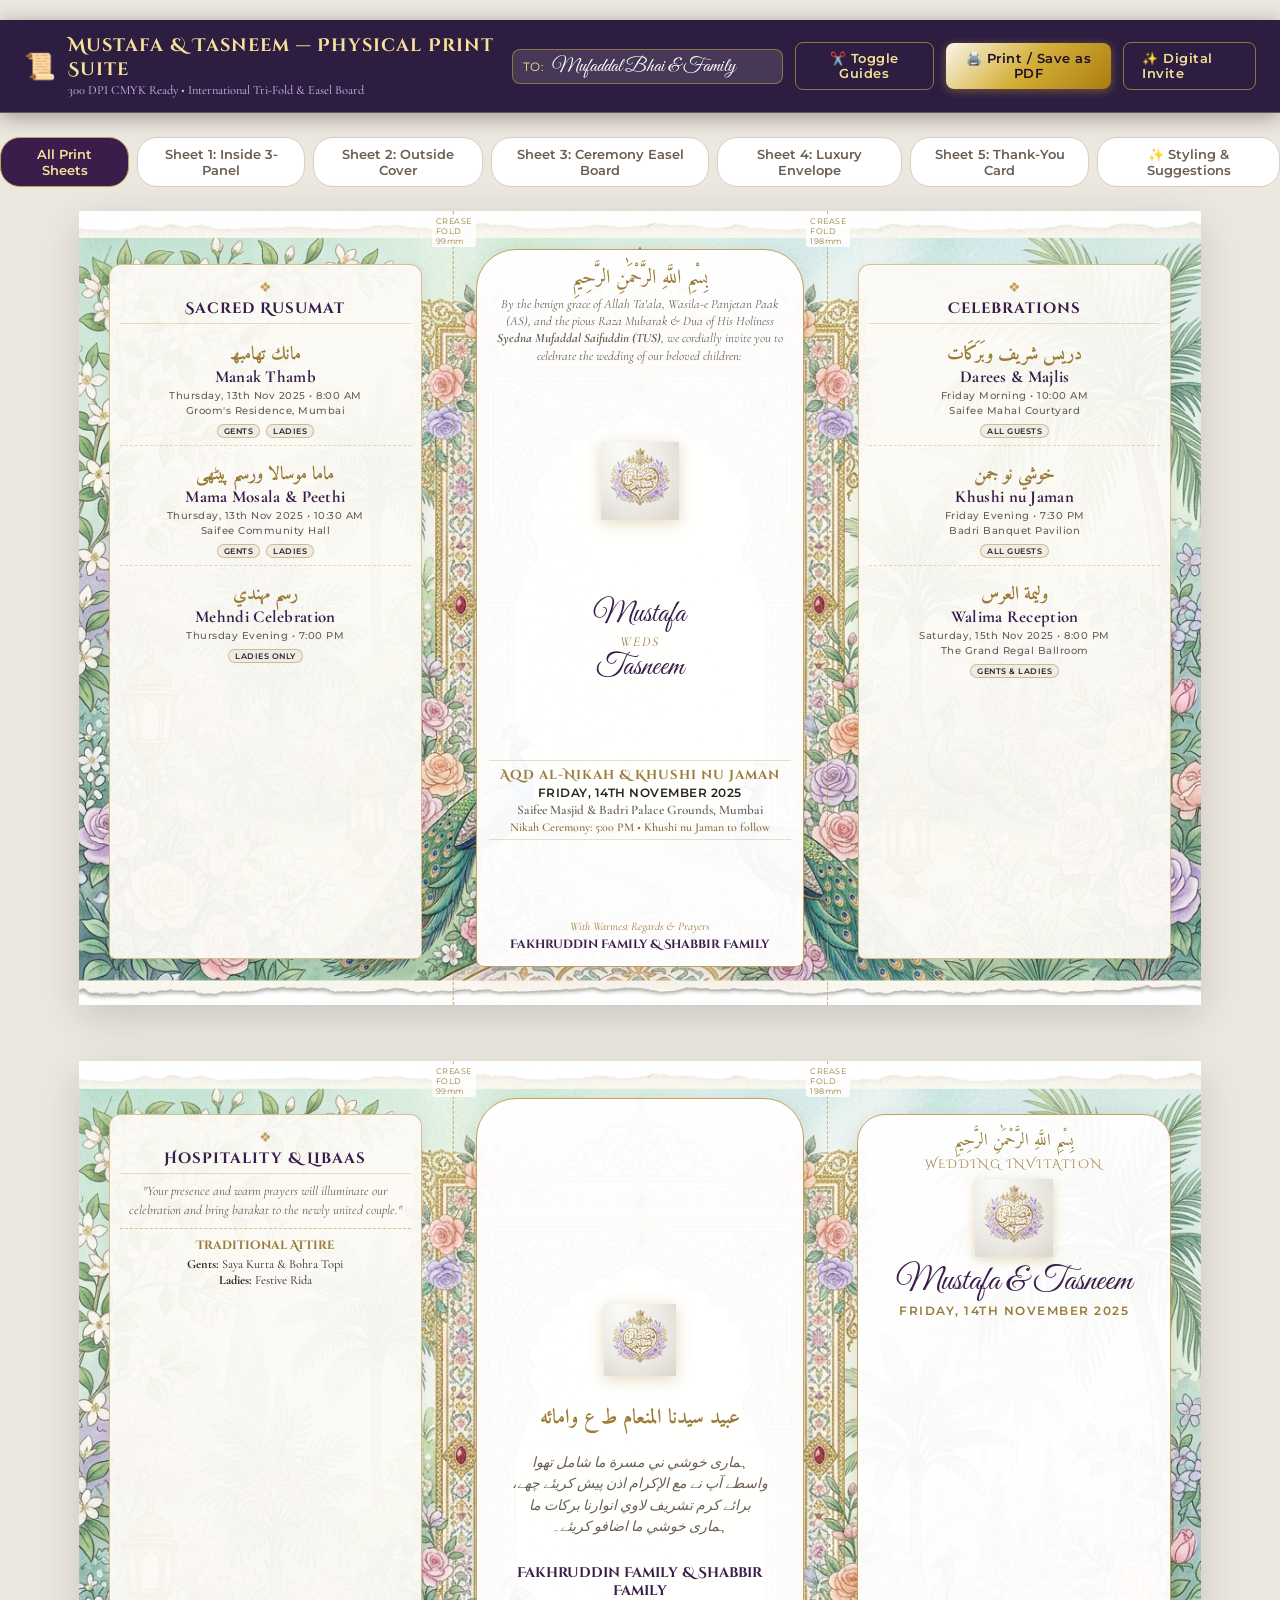
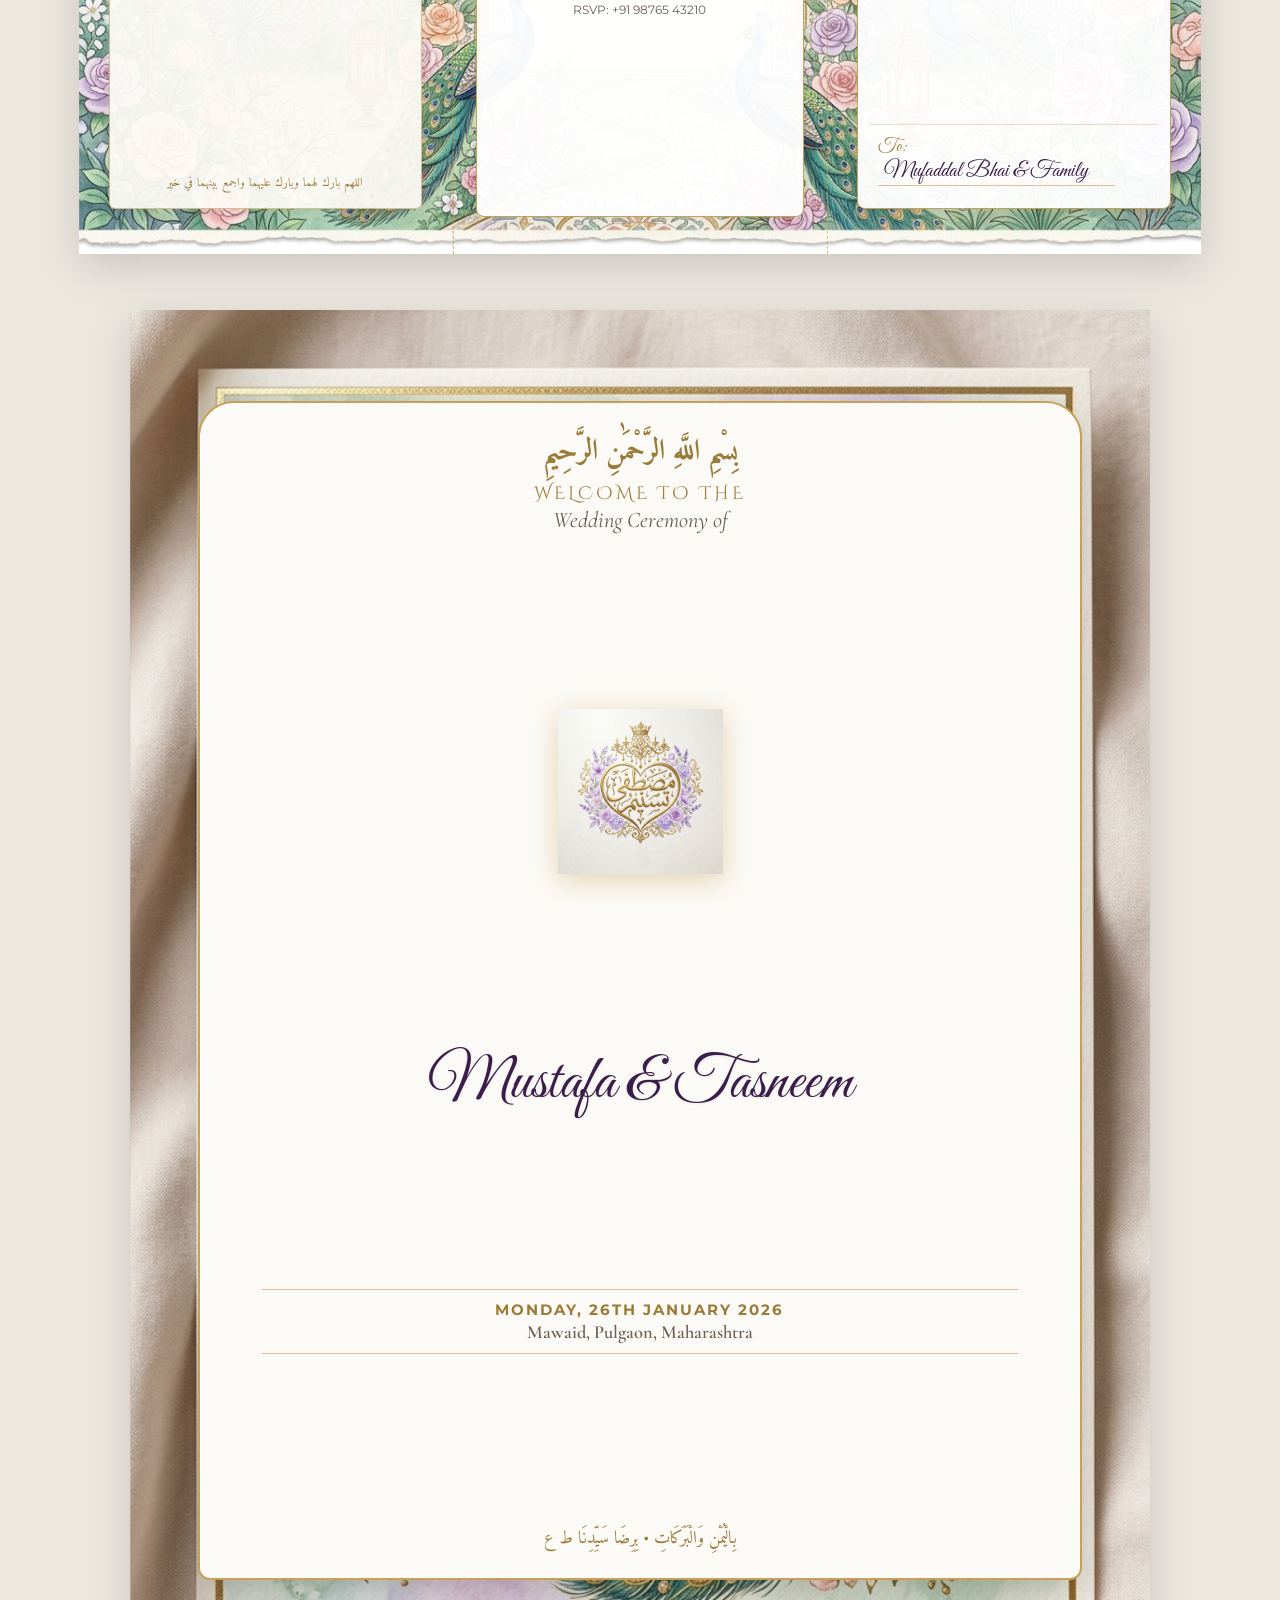
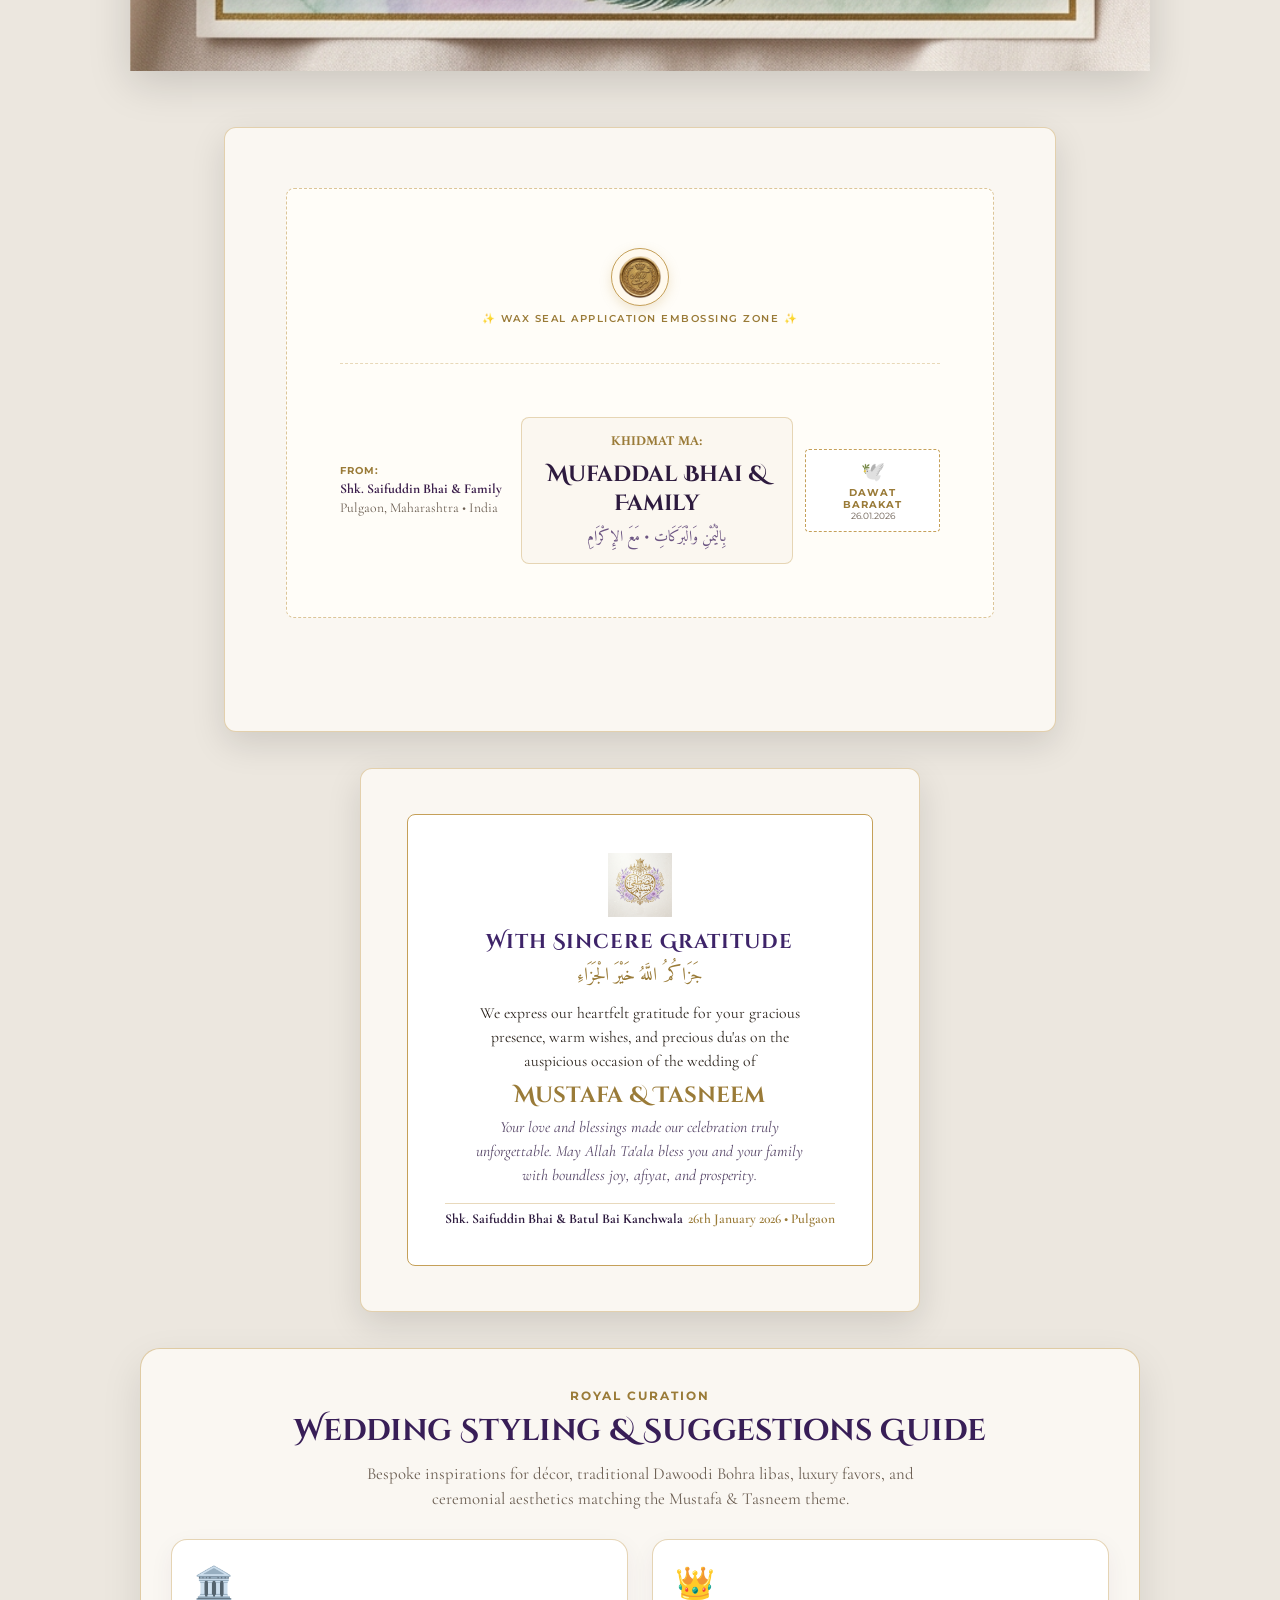
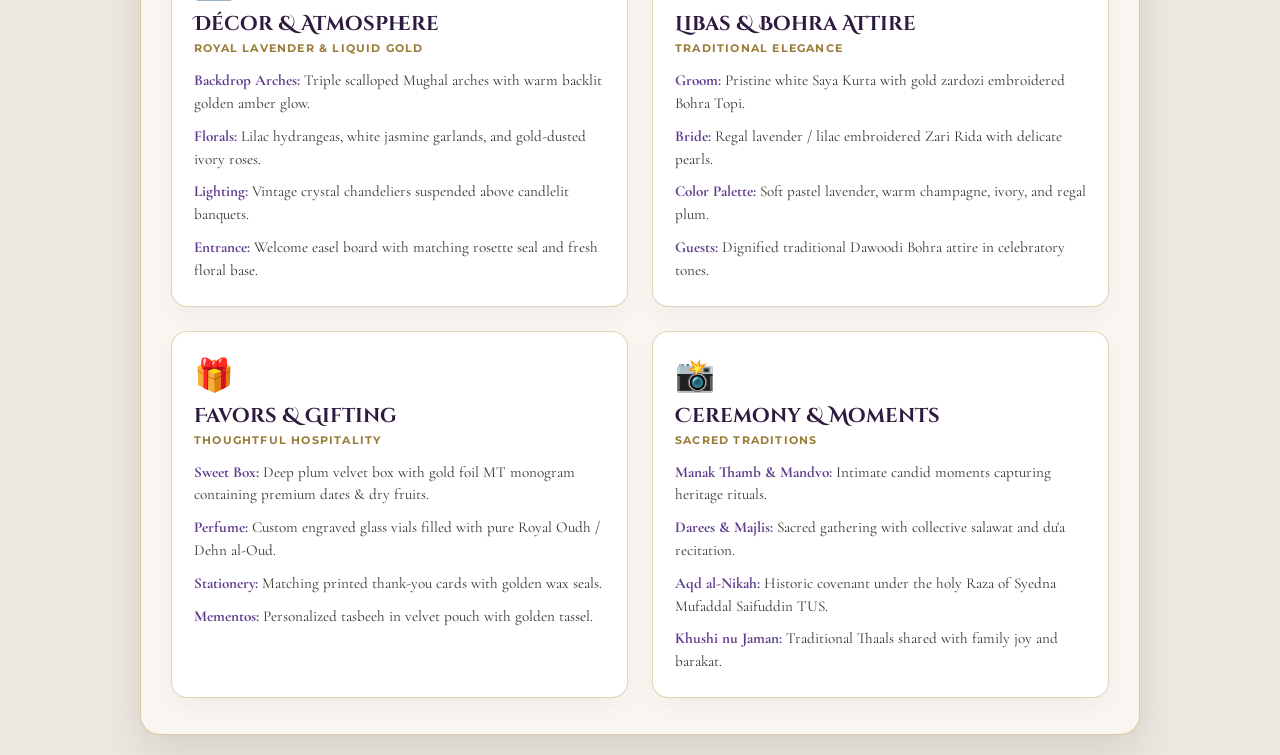
<file: stationery.html>
<!DOCTYPE html>
<html lang="en">
<head>
  <meta charset="UTF-8" />
  <meta name="viewport" content="width=device-width, initial-scale=1.0" />
  <title>Mustafa &amp; Tasneem — Physical Wedding Invitation Suite (Print Ready)</title>
  <link rel="stylesheet" href="physical_invitation/print_styles.css" />
</head>
<body>

  <!-- ==============================================
       SCREEN CONTROL BAR (Hidden on Paper Print)
       ============================================== -->
  <header class="print-controls-bar">
    <div class="controls-brand">
      <span class="brand-icon">📜</span>
      <div class="brand-text">
        <h1>Mustafa &amp; Tasneem — Physical Print Suite</h1>
        <p>300 DPI CMYK Ready • International Tri-Fold &amp; Easel Board</p>
      </div>
    </div>

    <div class="controls-actions">
      <!-- Live Guest Personalization Input -->
      <div class="guest-input-wrap">
        <label for="guest-name-input">To:</label>
        <input type="text" id="guest-name-input" placeholder="Type Guest / Family Name..." value="Mufaddal Bhai &amp; Family" />
      </div>

      <button id="toggle-guides-btn" class="btn-ctrl btn-outline" title="Toggle fold &amp; trim guidelines for print shop">
        ✂️ Toggle Guides
      </button>

      <button onclick="window.print()" class="btn-ctrl btn-print" title="Print to paper or save as high-res PDF">
        🖨️ Print / Save as PDF
      </button>

      <a href="index.html" class="btn-ctrl btn-outline" style="text-decoration:none;" title="Return to Digital Invitation">
        ✨ Digital Invite
      </a>
    </div>
  </header>

  <!-- View Switcher Tabs -->
  <nav class="view-tabs" aria-label="Print Suite Navigation">
    <button class="tab-btn active" data-tab="all" onclick="switchView('all', this)">All Print Sheets</button>
    <button class="tab-btn" data-tab="inside" onclick="switchView('inside', this)">Sheet 1: Inside 3-Panel</button>
    <button class="tab-btn" data-tab="outside" onclick="switchView('outside', this)">Sheet 2: Outside Cover</button>
    <button class="tab-btn" data-tab="easel" onclick="switchView('easel', this)">Sheet 3: Ceremony Easel Board</button>
    <button class="tab-btn" data-tab="envelope" onclick="switchView('envelope', this)">Sheet 4: Luxury Envelope</button>
    <button class="tab-btn" data-tab="thankyou" onclick="switchView('thankyou', this)">Sheet 5: Thank-You Card</button>
    <button class="tab-btn" data-tab="showcase" onclick="switchView('showcase', this)">✨ Styling &amp; Suggestions</button>
  </nav>

  <main class="print-workspace">

    <!-- ==============================================
         SHEET 1: INSIDE TRI-FOLD SPREAD (3 PANELS)
         Size: 297mm x 210mm (A4 Landscape)
         ============================================== -->
    <section class="print-sheet trifold-sheet" id="sheet-inside">
      
      <!-- Fold & Crease Guidelines -->
      <div class="fold-guide f1">
        <span class="fold-indicator">CREASE FOLD 99mm</span>
      </div>
      <div class="fold-guide f2">
        <span class="fold-indicator">CREASE FOLD 198mm</span>
      </div>

      <!-- PANEL 1: LEFT FLAP (Manak Thamb & Mosala) -->
      <div class="trifold-panel panel-left-flap">
        <div class="panel-arch-box">
          <div class="arch-header-ornament">❖</div>
          <h3 class="panel-category-title">Sacred Rusumat</h3>

          <!-- Manak Thamb -->
          <div class="event-item-block">
            <div class="event-name-arabic">مانك تھامبھ</div>
            <div class="event-name-eng">Manak Thamb</div>
            <div class="event-meta-line">Thursday, 13th Nov 2025 • 8:00 AM</div>
            <div class="event-meta-line">Groom's Residence, Mumbai</div>
            <div class="invitees-badge-row">
              <span class="inv-tag">Gents</span>
              <span class="inv-tag">Ladies</span>
            </div>
          </div>

          <!-- Mama Mosala & Peethi -->
          <div class="event-item-block">
            <div class="event-name-arabic">ماما موسالا ورسم پيٹھی</div>
            <div class="event-name-eng">Mama Mosala &amp; Peethi</div>
            <div class="event-meta-line">Thursday, 13th Nov 2025 • 10:30 AM</div>
            <div class="event-meta-line">Saifee Community Hall</div>
            <div class="invitees-badge-row">
              <span class="inv-tag">Gents</span>
              <span class="inv-tag">Ladies</span>
            </div>
          </div>

          <!-- Henna Mehendi -->
          <div class="event-item-block">
            <div class="event-name-arabic">رسم مہندي</div>
            <div class="event-name-eng">Mehndi Celebration</div>
            <div class="event-meta-line">Thursday Evening • 7:00 PM</div>
            <div class="invitees-badge-row">
              <span class="inv-tag">Ladies Only</span>
            </div>
          </div>
        </div>
      </div>

      <!-- PANEL 2: CENTER MAIN PANEL (Raza, Nikah & Jaman) -->
      <div class="trifold-panel panel-center-main">
        <div class="grand-mughal-centerpiece">
          
          <div class="center-top-group">
            <div class="center-bismillah">بِسْمِ اللَّهِ الرَّحْمَٰنِ الرَّحِيمِ</div>
            <p class="center-raza-call">
              By the benign grace of Allah Ta'ala, Wasila-e Panjetan Paak (AS), and the pious Raza Mubarak &amp; Dua of His Holiness
              <strong>Syedna Mufaddal Saifuddin (TUS)</strong>, we cordially invite you to celebrate the wedding of our beloved children:
            </p>
          </div>

          <!-- Hanging Rosette Medallion Logo -->
          <div class="center-hanging-pendant">
            <img src="../assets/rosette_logo.png" alt="Mustafa &amp; Tasneem Islamic Rosette Logo" />
          </div>

          <div class="couple-names-headline">
            <span class="groom-bride-big">Mustafa</span>
            <span class="weds-amp">weds</span>
            <span class="groom-bride-big">Tasneem</span>
          </div>

          <!-- Nikah Highlights -->
          <div class="nikah-details-highlight">
            <div class="nikah-title-bold">Aqd al-Nikah &amp; Khushi nu Jaman</div>
            <div class="nikah-date-line">FRIDAY, 14TH NOVEMBER 2025</div>
            <div class="nikah-venue-line">Saifee Masjid &amp; Badri Palace Grounds, Mumbai</div>
            <div class="nikah-venue-line" style="font-size:0.75rem; color:#8C733E; margin-top:2px;">
              Nikah Ceremony: 5:00 PM • Khushi nu Jaman to follow
            </div>
          </div>

          <div class="center-family-signature">
            <span class="sign-warm-regards">With Warmest Regards &amp; Prayers</span>
            <div class="sign-families">Fakhruddin Family &amp; Shabbir Family</div>
          </div>

        </div>
      </div>

      <!-- PANEL 3: RIGHT FLAP (Darees, Jaman & Walima) -->
      <div class="trifold-panel panel-right-flap">
        <div class="panel-arch-box">
          <div class="arch-header-ornament">❖</div>
          <h3 class="panel-category-title">Celebrations</h3>

          <!-- Darees Shareef -->
          <div class="event-item-block">
            <div class="event-name-arabic">دريس شريف وبَرَكَات</div>
            <div class="event-name-eng">Darees &amp; Majlis</div>
            <div class="event-meta-line">Friday Morning • 10:00 AM</div>
            <div class="event-meta-line">Saifee Mahal Courtyard</div>
            <div class="invitees-badge-row">
              <span class="inv-tag">All Guests</span>
            </div>
          </div>

          <!-- Khushi nu Jaman -->
          <div class="event-item-block">
            <div class="event-name-arabic">خوشي نو جمن</div>
            <div class="event-name-eng">Khushi nu Jaman</div>
            <div class="event-meta-line">Friday Evening • 7:30 PM</div>
            <div class="event-meta-line">Badri Banquet Pavilion</div>
            <div class="invitees-badge-row">
              <span class="inv-tag">All Guests</span>
            </div>
          </div>

          <!-- Walima Reception -->
          <div class="event-item-block">
            <div class="event-name-arabic">وليمة العرس</div>
            <div class="event-name-eng">Walima Reception</div>
            <div class="event-meta-line">Saturday, 15th Nov 2025 • 8:00 PM</div>
            <div class="event-meta-line">The Grand Regal Ballroom</div>
            <div class="invitees-badge-row">
              <span class="inv-tag">Gents &amp; Ladies</span>
            </div>
          </div>
        </div>
      </div>

    </section>

    <!-- ==============================================
         SHEET 2: OUTSIDE TRI-FOLD SPREAD
         Size: 297mm x 210mm (A4 Landscape)
         Flap 1: Inside Fold Flap
         Flap 2: Back Panel (Closing Dua & Monogram)
         Flap 3: Front Cover (Mughal Arch & 'To' line)
         ============================================== -->
    <section class="print-sheet trifold-sheet trifold-outside-sheet" id="sheet-outside">
      
      <!-- Fold & Crease Guidelines -->
      <div class="fold-guide f1">
        <span class="fold-indicator">CREASE FOLD 99mm</span>
      </div>
      <div class="fold-guide f2">
        <span class="fold-indicator">CREASE FOLD 198mm</span>
      </div>

      <!-- OUTSIDE PANEL 1: Inside Fold Flap (Hospitality & Dress Code) -->
      <div class="trifold-panel panel-left-flap">
        <div class="panel-arch-box" style="justify-content:space-around;">
          <div class="arch-header-ornament">❖</div>
          <h3 class="panel-category-title">Hospitality &amp; Libaas</h3>
          <p style="font-size:0.82rem; color:var(--text-muted); line-height:1.45; font-style:italic;">
            "Your presence and warm prayers will illuminate our celebration and bring barakat to the newly united couple."
          </p>

          <div style="margin:8px 0; border-top:1px dashed var(--border-gold); padding-top:8px;">
            <div style="font-family:'Cinzel Decorative',serif; font-size:0.75rem; color:var(--gold-dark); font-weight:700;">Traditional Attire</div>
            <p style="font-size:0.78rem; color:var(--text-dark); margin-top:3px;">
              <strong>Gents:</strong> Saya Kurta &amp; Bohra Topi<br/>
              <strong>Ladies:</strong> Festive Rida
            </p>
          </div>

          <div style="margin-top:auto; font-size:0.75rem; color:var(--gold-dark); font-family:'Amiri',serif;">
            اللهم بارك لهما وبارك عليهما واجمع بينهما في خير
          </div>
        </div>
      </div>

      <!-- OUTSIDE PANEL 2: Back Cover (Central Panel on Outside) -->
      <div class="trifold-panel panel-center-main">
        <div class="grand-mughal-centerpiece" style="justify-content:center; gap:16px;">
          <div class="center-hanging-pendant" style="width:72px; height:72px;">
            <img src="../assets/rosette_logo.png" alt="Logo" />
          </div>

          <div style="font-family:'Amiri',serif; font-size:1.3rem; color:var(--gold-dark); font-weight:700;">
            عبيد سيدنا المنعام ط ع وامائه
          </div>

          <p style="font-size:0.88rem; color:var(--text-muted); font-style:italic; max-width:85%; margin:0 auto; line-height:1.5;">
            ہماری خوشي ني مسرة ما شامل تھوا واسطے آپ نے مع الإكرام اذن پيش كريئے چھے، برائے كرم تشريف لاوي انوارنا بركات ما ہماری خوشي ما اضافو كريئے۔
          </p>

          <div style="margin-top:10px;">
            <div class="sign-families" style="font-size:0.85rem;">Fakhruddin Family &amp; Shabbir Family</div>
            <div style="font-size:0.75rem; color:var(--text-muted); font-family:'Montserrat',sans-serif; margin-top:2px;">RSVP: +91 98765 43210</div>
          </div>
        </div>
      </div>

      <!-- OUTSIDE PANEL 3: FRONT COVER (Main Outer Cover of the Folded Card) -->
      <div class="trifold-panel cover-front-panel">
        <div class="cover-front-box">
          
          <div>
            <div class="center-bismillah" style="font-size:1.05rem;">بِسْمِ اللَّهِ الرَّحْمَٰنِ الرَّحِيمِ</div>
            <div class="cover-eyebrow" style="margin-top:4px;">Wedding Invitation</div>
          </div>

          <!-- Prominent Rosette Medallion Logo -->
          <div class="cover-pendant-logo">
            <img src="../assets/rosette_logo.png" alt="Mustafa &amp; Tasneem Rosette Medallion" />
          </div>

          <div>
            <div class="cover-couple-title">Mustafa &amp; Tasneem</div>
            <div class="cover-date-banner">Friday, 14th November 2025</div>
          </div>

          <!-- Live Personalized Guest Name Field -->
          <div class="cover-guest-personalization">
            <span class="cover-to-label">To:</span>
            <span class="cover-guest-name-print" id="print-guest-name-display">Mufaddal Bhai &amp; Family</span>
          </div>

        </div>
      </div>

    </section>

    <!-- ==============================================
         SHEET 3: CEREMONY WELCOME EASEL BOARD
         Size: 270mm x 360mm (High-Res 3:4 Aspect Ratio)
         Inspired by: Instagram @designedbysakinah
         ============================================== -->
    <section class="print-sheet easel-sheet" id="sheet-easel">
      <div class="easel-inner-card">
        
        <div>
          <div class="easel-bismillah-top">بِسْمِ اللَّهِ الرَّحْمَٰنِ الرَّحِيمِ</div>
          <div class="easel-welcome-sub">Welcome to the</div>
          <div class="easel-ceremony-word">Wedding Ceremony of</div>
        </div>

        <!-- Rosette Medallion Hero -->
        <div class="easel-rosette-hero">
          <img src="../assets/rosette_logo.png" alt="Mustafa &amp; Tasneem Medallion Logo" />
        </div>

        <div class="easel-couple-giant">Mustafa &amp; Tasneem</div>

        <!-- Date & Venue -->
        <div class="easel-date-venue-bar">
          <div class="easel-date-text">Monday, 26th January 2026</div>
          <div class="easel-venue-text">Mawaid, Pulgaon, Maharashtra</div>
        </div>

        <div class="easel-closing-duas">
          بِالْيُمْنِ وَالْبَرَكَاتِ • بِرِضَا سَيِّدِنَا ط ع
        </div>

      </div>
    </section>

    <!-- ==============================================
         SHEET 4: LUXURY DIE-CUT ENVELOPE & FLAP LINER
         Size: 220mm x 160mm (International C5 Envelope)
         Inspired by: Instagram @DbxwGHziL58 & @DdLiIBxk38W
         ============================================== -->
    <section class="print-sheet envelope-sheet" id="sheet-envelope">
      <div class="envelope-print-card">
        <div class="envelope-die-cut-frame">
          <div class="envelope-top-flap-zone">
            <div class="flap-triangular-contour">
              <div class="flap-gold-crease"></div>
              <div class="flap-monogram-circle">
                <img src="../assets/seal.png" alt="Bilingual Gold Wax Seal Placement" class="print-seal-mock" />
              </div>
              <span class="flap-instruction">✨ WAX SEAL APPLICATION EMBOSSING ZONE ✨</span>
            </div>
          </div>

          <div class="envelope-face-zone">
            <div class="envelope-return-address">
              <span class="env-label">FROM:</span>
              <p class="env-name">Shk. Saifuddin Bhai &amp; Family</p>
              <p class="env-detail">Pulgaon, Maharashtra • India</p>
            </div>

            <div class="envelope-guest-address-center">
              <span class="guest-to-badge">KHIDMAT MA:</span>
              <div class="guest-name-calligraphy-print" id="envelope-guest-display">
                Mufaddal Bhai &amp; Family
              </div>
              <p class="guest-dua-honor">بِالْيُمْنِ وَالْبَرَكَاتِ • مَعَ الإِكْرَامِ</p>
            </div>

            <div class="envelope-post-stamp-box">
              <div class="stamp-gold-border">
                <span class="stamp-icon">🕊️</span>
                <span class="stamp-text">DAWAT BARAKAT</span>
                <span class="stamp-date">26.01.2026</span>
              </div>
            </div>
          </div>
        </div>
      </div>
    </section>

    <!-- ==============================================
         SHEET 5: LUXURY THANK-YOU & MUBARAKI FAVOR CARD
         Size: 148mm x 105mm (A6 Postcard)
         Inspired by: Instagram @DdLiIBxk38W
         ============================================== -->
    <section class="print-sheet thankyou-sheet" id="sheet-thankyou">
      <div class="thankyou-inner-card">
        <div class="thankyou-gold-arch-border">
          <div class="thankyou-header">
            <img src="../assets/rosette_logo.png" alt="Rosette Medallion" class="thankyou-rosette-logo" />
            <h2 class="thankyou-title">With Sincere Gratitude</h2>
            <p class="thankyou-arabic-sub">جَزَاكُمُ اللَّهُ خَيْرَ الْجَزَاءِ</p>
          </div>

          <div class="thankyou-body-text">
            <p>
              We express our heartfelt gratitude for your gracious presence, warm wishes, and precious du'as on the auspicious occasion of the wedding of
            </p>
            <h3 class="thankyou-couple-names">Mustafa &amp; Tasneem</h3>
            <p class="thankyou-closing-note">
              Your love and blessings made our celebration truly unforgettable. May Allah Ta'ala bless you and your family with boundless joy, afiyat, and prosperity.
            </p>
          </div>

          <div class="thankyou-signature-line">
            <span class="family-sign">Shk. Saifuddin Bhai &amp; Batul Bai Kanchwala</span>
            <span class="event-date-sign">26th January 2026 • Pulgaon</span>
          </div>
        </div>
      </div>
    </section>

    <!-- ==============================================
         CURATED WEDDING STYLING & DESIGN SHOWCASE
         Comprehensive Inspiration & Planning Mood Boards
         ============================================== -->
    <section class="print-sheet showcase-sheet" id="sheet-showcase">
      <div class="showcase-container">
        <div class="showcase-header">
          <span class="showcase-eyebrow">ROYAL CURATION</span>
          <h2 class="showcase-title">Wedding Styling &amp; Suggestions Guide</h2>
          <p class="showcase-desc">Bespoke inspirations for décor, traditional Dawoodi Bohra libas, luxury favors, and ceremonial aesthetics matching the Mustafa &amp; Tasneem theme.</p>
        </div>

        <div class="showcase-grid-4">
          <!-- Card 1: Décor & Stage Atmosphere -->
          <div class="showcase-card">
            <div class="card-hero-icon">🏛️</div>
            <h3 class="card-heading">Décor &amp; Atmosphere</h3>
            <span class="card-tag">Royal Lavender &amp; Liquid Gold</span>
            <ul class="suggestion-list">
              <li><strong>Backdrop Arches:</strong> Triple scalloped Mughal arches with warm backlit golden amber glow.</li>
              <li><strong>Florals:</strong> Lilac hydrangeas, white jasmine garlands, and gold-dusted ivory roses.</li>
              <li><strong>Lighting:</strong> Vintage crystal chandeliers suspended above candlelit banquets.</li>
              <li><strong>Entrance:</strong> Welcome easel board with matching rosette seal and fresh floral base.</li>
            </ul>
          </div>

          <!-- Card 2: Libas & Bohra Wedding Attire -->
          <div class="showcase-card">
            <div class="card-hero-icon">👑</div>
            <h3 class="card-heading">Libas &amp; Bohra Attire</h3>
            <span class="card-tag">Traditional Elegance</span>
            <ul class="suggestion-list">
              <li><strong>Groom:</strong> Pristine white Saya Kurta with gold zardozi embroidered Bohra Topi.</li>
              <li><strong>Bride:</strong> Regal lavender / lilac embroidered Zari Rida with delicate pearls.</li>
              <li><strong>Color Palette:</strong> Soft pastel lavender, warm champagne, ivory, and regal plum.</li>
              <li><strong>Guests:</strong> Dignified traditional Dawoodi Bohra attire in celebratory tones.</li>
            </ul>
          </div>

          <!-- Card 3: Favors & Keepsakes -->
          <div class="showcase-card">
            <div class="card-hero-icon">🎁</div>
            <h3 class="card-heading">Favors &amp; Gifting</h3>
            <span class="card-tag">Thoughtful Hospitality</span>
            <ul class="suggestion-list">
              <li><strong>Sweet Box:</strong> Deep plum velvet box with gold foil MT monogram containing premium dates &amp; dry fruits.</li>
              <li><strong>Perfume:</strong> Custom engraved glass vials filled with pure Royal Oudh / Dehn al-Oud.</li>
              <li><strong>Stationery:</strong> Matching printed thank-you cards with golden wax seals.</li>
              <li><strong>Mementos:</strong> Personalized tasbeeh in velvet pouch with golden tassel.</li>
            </ul>
          </div>

          <!-- Card 4: Ceremony Timeline & Photography -->
          <div class="showcase-card">
            <div class="card-hero-icon">📸</div>
            <h3 class="card-heading">Ceremony &amp; Moments</h3>
            <span class="card-tag">Sacred Traditions</span>
            <ul class="suggestion-list">
              <li><strong>Manak Thamb &amp; Mandvo:</strong> Intimate candid moments capturing heritage rituals.</li>
              <li><strong>Darees &amp; Majlis:</strong> Sacred gathering with collective salawat and du'a recitation.</li>
              <li><strong>Aqd al-Nikah:</strong> Historic covenant under the holy Raza of Syedna Mufaddal Saifuddin TUS.</li>
              <li><strong>Khushi nu Jaman:</strong> Traditional Thaals shared with family joy and barakat.</li>
            </ul>
          </div>
        </div>
      </div>
    </section>

  </main>

  <script>
    // Live Guest Personalization Synchronization
    const guestInput = document.getElementById('guest-name-input');
    const guestDisplay = document.getElementById('print-guest-name-display');
    const envGuestDisplay = document.getElementById('envelope-guest-display');

    if (guestInput) {
      guestInput.addEventListener('input', (e) => {
        const val = e.target.value.trim() || '_______________________';
        if (guestDisplay) guestDisplay.textContent = val;
        if (envGuestDisplay) envGuestDisplay.textContent = val;
      });
    }

    // Toggle Crease and Fold Guidelines
    let guidesVisible = true;
    const toggleBtn = document.getElementById('toggle-guides-btn');
    toggleBtn.addEventListener('click', () => {
      guidesVisible = !guidesVisible;
      const guides = document.querySelectorAll('.fold-guide');
      guides.forEach(g => g.style.display = guidesVisible ? 'block' : 'none');
      toggleBtn.textContent = guidesVisible ? '✂️ Hide Guides' : '✂️ Show Guides';
    });

    // View Switching Tabs
    function switchView(tab, element) {
      document.querySelectorAll('.tab-btn').forEach(b => b.classList.remove('active'));
      const targetBtn = element || document.querySelector(`.tab-btn[data-tab="${tab}"]`);
      if (targetBtn) targetBtn.classList.add('active');

      const sInside = document.getElementById('sheet-inside');
      const sOutside = document.getElementById('sheet-outside');
      const sEasel = document.getElementById('sheet-easel');
      const sEnv = document.getElementById('sheet-envelope');
      const sThank = document.getElementById('sheet-thankyou');
      const sShow = document.getElementById('sheet-showcase');

      const allSheets = [sInside, sOutside, sEasel, sEnv, sThank, sShow];
      allSheets.forEach(s => { if (s) s.style.display = 'none'; });

      if (tab === 'inside') {
        if (sInside) sInside.style.display = 'grid';
      } else if (tab === 'outside') {
        if (sOutside) sOutside.style.display = 'grid';
      } else if (tab === 'easel') {
        if (sEasel) sEasel.style.display = 'block';
      } else if (tab === 'envelope') {
        if (sEnv) sEnv.style.display = 'block';
      } else if (tab === 'thankyou') {
        if (sThank) sThank.style.display = 'block';
      } else if (tab === 'showcase') {
        if (sShow) sShow.style.display = 'block';
      } else {
        // Show all
        allSheets.forEach(s => { if (s) s.style.display = (s.classList.contains('trifold-sheet') ? 'grid' : 'block'); });
      }
    }
  </script>

</body>
</html>
</file>
<file: styles.css>
@font-face {
  font-family: 'Kanz al Marjaan';
  src: url('assets/fonts/kanz-al-marjaan-webfont.woff2') format('woff2'),
       url('assets/fonts/kanz-al-marjaan-webfont.woff') format('woff'),
       url('assets/fonts/kanz-al-marjaan-webfont.ttf') format('truetype');
  font-weight: normal;
  font-style: normal;
  font-display: swap;
}

@font-face {
  font-family: 'Thuluth';
  src: url('assets/fonts/thuluth.ttf') format('truetype');
  font-weight: normal;
  font-style: normal;
  font-display: swap;
}

/* ==========================================================================
   ROYAL LAVENDER & GOLD: DAWOODI BOHRA PARALLAX STORYTELLER INVITATION
   Mustafa & Tasneem — Interactive Wedding Experience
   ========================================================================== */

:root {
  /* Lavender & Pearl Palette (Bright, Luminous, Clear) */
  --lavender-mist: #FAF8FE;
  --lavender-light: #F3EEFB;
  --lavender-soft: #E2D7F5;
  --lavender-medium: #A48ED4;
  --lavender-deep: #5E3D8E;
  --lavender-royal: #3E2469;
  --plum-dark: #22123B;

  /* Liquid Metallic Gold Palette */
  --gold-highlight: #FFF9E6;
  --gold-light: #F7E4AD;
  --gold-primary: #C58B1B;
  --gold-dark: #8C5E14;
  --gold-shadow: #5E4306;
  --gold-gradient: linear-gradient(135deg, #FFE8A3 0%, #E5B85C 30%, #D4AF37 60%, #9D741A 100%);
  --gold-foil-text: linear-gradient(135deg, #7A4E0A 0%, #B88218 30%, #E8C167 55%, #A67314 80%, #6E4405 100%);
  --gold-soft-glow: rgba(235, 195, 85, 0.4);

  /* High-Contrast Clear Neutrals */
  --parchment-bg: #FCFAF6;
  --ivory-white: #FFFFFF;
  --text-dark: #261633;
  --text-body: #3B234F;
  --text-muted: #644E7A;

  /* Typography */
  --font-serif: 'Cormorant Garamond', Georgia, serif;
  --font-arabic: 'Kanz al Marjaan', 'Amiri', 'Traditional Arabic', serif;
  --font-dawat: 'Kanz al Marjaan', serif;
  --font-thuluth: 'Thuluth', 'Amiri', serif;
  --font-script: 'Great Vibes', cursive;
  --font-sans: 'Montserrat', sans-serif;
  --font-display: 'Cinzel Decorative', Georgia, serif;

  /* Transitions & Shadows */
  --smooth-ease: cubic-bezier(0.25, 1, 0.5, 1);
  --bounce-ease: cubic-bezier(0.34, 1.56, 0.64, 1);
  --shadow-luxury: 0 16px 40px rgba(55, 30, 80, 0.08), 0 0 25px rgba(212, 175, 55, 0.15);
  --shadow-card: 0 12px 32px rgba(50, 25, 75, 0.06);
}

/* Reset */
*, *::before, *::after {
  margin: 0;
  padding: 0;
  box-sizing: border-box;
  -webkit-tap-highlight-color: transparent;
}

html {
  font-size: 16px;
  scroll-behavior: smooth;
}

body {
  background-color: #FAF7F2;
  background-image: 
    radial-gradient(circle at 14% 16%, rgba(224, 212, 246, 0.5) 0%, transparent 45%),
    radial-gradient(circle at 86% 20%, rgba(255, 240, 200, 0.55) 0%, transparent 45%),
    radial-gradient(circle at 50% 55%, rgba(253, 250, 245, 0.9) 0%, #EDE4D3 100%);
  background-attachment: fixed;
  background-size: cover;
  color: var(--text-dark);
  font-family: 'Kanz al Marjaan', var(--font-serif);
  min-height: 100vh;
  overflow-x: hidden;
  position: relative;
  display: flex;
  justify-content: center;
}

/* Steady Ambient Petal & Soft Bokeh Canvas */
#petal-canvas {
  position: fixed;
  top: 0;
  left: 0;
  width: 100vw;
  height: 100vh;
  pointer-events: none;
  z-index: 1;
}

/* Fullscreen Storyteller Viewport (Full Bleed, No Boxed Card Layout) */
.app-viewport {
  width: 100%;
  max-width: 100%;
  min-height: 100vh;
  background: transparent;
  position: relative;
  z-index: 2;
  overflow-x: hidden;
  margin: 0;
  border-radius: 0;
  border: none;
  box-shadow: none;
}

@media (min-width: 768px) {
  .app-viewport {
    margin: 0;
    border-radius: 0;
    min-height: 100vh;
    border: none;
    box-shadow: none;
  }
}

/* Floating Audio Equalizer (Matching Circular Gold Button in Reference Video) */
.floating-music-btn {
  position: fixed;
  bottom: 24px;
  right: 24px;
  z-index: 100;
  width: 48px;
  height: 48px;
  border-radius: 50%;
  background: radial-gradient(circle at 35% 35%, #FFF2CC 0%, #D4AF37 55%, #A67C1E 100%);
  border: 1.5px solid rgba(255, 245, 200, 0.9);
  box-shadow: 0 6px 20px rgba(70, 30, 90, 0.25), 0 0 16px rgba(212, 175, 55, 0.4);
  padding: 0;
  display: flex;
  align-items: center;
  justify-content: center;
  gap: 4px;
  cursor: pointer;
  transition: transform 0.3s var(--smooth-ease), box-shadow 0.3s ease;
}

.floating-music-btn:hover {
  transform: translateY(-2px) scale(1.08);
  box-shadow: 0 10px 26px rgba(70, 30, 90, 0.32), 0 0 22px rgba(212, 175, 55, 0.55);
}

.music-icon-state {
  font-size: 1.05rem;
  color: #2F1703;
  line-height: 1;
  display: flex;
  align-items: center;
  justify-content: center;
  text-shadow: 0 1px 2px rgba(255, 255, 255, 0.4);
}

.eq-bars {
  display: flex;
  align-items: flex-end;
  gap: 2.5px;
  height: 16px;
}

.eq-bars .bar {
  width: 3px;
  background: var(--gold-gradient);
  border-radius: 2px;
  height: 4px;
  transition: height 0.2s ease;
}

.floating-music-btn.playing .bar-1 { animation: eqAnim 0.7s infinite alternate ease-in-out; }
.floating-music-btn.playing .bar-2 { animation: eqAnim 0.5s infinite alternate ease-in-out 0.2s; }
.floating-music-btn.playing .bar-3 { animation: eqAnim 0.9s infinite alternate ease-in-out 0.1s; }
.floating-music-btn.playing .bar-4 { animation: eqAnim 0.6s infinite alternate ease-in-out 0.3s; }

@keyframes eqAnim {
  0% { height: 3px; }
  100% { height: 16px; }
}

.music-label {
  font-family: var(--font-sans);
  font-size: 0.72rem;
  font-weight: 700;
  letter-spacing: 1px;
  text-transform: uppercase;
  color: #8C5E14;
}

/* Side Storyteller Chapter Navigation */
.story-nav {
  position: fixed;
  right: 12px;
  top: 50%;
  transform: translateY(-50%);
  z-index: 90;
  opacity: 0;
  pointer-events: none;
  transition: opacity 0.5s ease;
}

.story-nav.visible {
  opacity: 1;
  pointer-events: auto;
}

@media (max-width: 580px) {
  .story-nav {
    display: none; /* Keep mobile clean */
  }
  .floating-music-btn {
    bottom: 16px;
    right: 16px;
    padding: 0;
    border-radius: 50%;
    width: 44px;
    height: 44px;
    justify-content: center;
    box-shadow: 0 6px 20px rgba(50, 20, 75, 0.25), 0 0 12px rgba(212, 175, 55, 0.3);
  }
  .floating-music-btn .music-label {
    display: none;
  }
}

.story-nav-track {
  display: flex;
  flex-direction: column;
  gap: 12px;
  background: rgba(255, 255, 255, 0.88);
  border: 1px solid rgba(212, 175, 55, 0.5);
  box-shadow: 0 8px 24px rgba(70, 30, 90, 0.1);
  backdrop-filter: blur(10px);
  padding: 12px 7px;
  border-radius: 24px;
}

.story-nav-dot {
  width: 9px;
  height: 9px;
  border-radius: 50%;
  background: rgba(255, 255, 255, 0.35);
  transition: all 0.3s var(--smooth-ease);
  position: relative;
}

.story-nav-dot:hover,
.story-nav-dot.active {
  background: var(--gold-primary);
  transform: scale(1.4);
  box-shadow: 0 0 10px rgba(212, 175, 55, 0.8);
}

/* ==========================================================================
   PROLOGUE: FULLSCREEN ENVELOPE CLOSE-UP VIEW
   ========================================================================== */
.fullscreen-envelope-view {
  position: fixed;
  inset: 0;
  width: 100%;
  height: 100vh;
  z-index: 50;
  background: #170E24;
  display: flex;
  align-items: center;
  justify-content: center;
  overflow: hidden;
}

.fullscreen-envelope-container {
  position: absolute;
  inset: 0;
  width: 100%;
  height: 100%;
  display: flex;
  align-items: center;
  justify-content: center;
  perspective: 1400px;
  overflow: hidden;
  background: radial-gradient(circle at 50% 45%, #FAF7F2 0%, #EFE8DB 50%, #E2D7C5 100%);
  transition: transform 0.8s cubic-bezier(0.2, 0.8, 0.2, 1), opacity 0.8s ease;
}

@media (min-width: 768px) {
  .fullscreen-envelope-container {
    position: absolute;
    inset: 0;
    width: 100%;
    height: 100%;
    border-radius: 0;
    box-shadow: none;
    border: none;
  }
}

/* Embossed luxury paper */
.envelope-full-bg {
  position: absolute;
  inset: 0;
  background-color: #FAF8F2;
  background-image: 
    radial-gradient(circle at 50% 50%, rgba(255, 255, 255, 0.6) 0%, transparent 60%),
    radial-gradient(rgba(212, 175, 55, 0.15) 1px, transparent 1px);
  background-size: 100% 100%, 18px 18px;
  opacity: 0.95;
}

/* Authentic Envelope Seam Lines & Golden Burst Rays (Mathematically Exact Across All Screens) */
.envelope-seams-svg {
  position: absolute;
  inset: 0;
  width: 100%;
  height: 100%;
  pointer-events: none;
  z-index: 6;
}

.seam-crease-line {
  stroke: rgba(212, 175, 55, 0.45);
  stroke-width: 1.4;
  filter: drop-shadow(0 1px 3px rgba(45, 20, 70, 0.25));
  transition: opacity 0.5s ease;
}

.seam-burst-ray {
  stroke-width: 4;
  stroke-linecap: round;
  filter: url(#seamGlowFilter);
  opacity: 0;
  transition: opacity 0.45s ease, stroke-width 0.45s ease;
}

.fullscreen-envelope-container.light-active .seam-burst-ray {
  opacity: 1;
  stroke-width: 5;
}

.fullscreen-envelope-container.open .seam-crease-line,
.fullscreen-envelope-container.open .seam-burst-ray {
  opacity: 0;
  transition: opacity 0.5s ease;
}

/* Center Seam Light Beam (Gentle champagne glow) */
.soft-center-beam {
  position: absolute;
  top: 0;
  bottom: 0;
  left: 50%;
  transform: translateX(-50%);
  width: 0;
  background: linear-gradient(90deg, 
    transparent 0%, 
    rgba(255, 250, 230, 0.95) 45%, 
    #FFF4C4 50%, 
    rgba(229, 192, 123, 0.9) 55%, 
    transparent 100%
  );
  box-shadow: 0 0 40px rgba(255, 230, 130, 0.8), 0 0 80px rgba(212, 175, 55, 0.5);
  opacity: 0;
  z-index: 5;
  filter: blur(1.5px);
  transition: width 0.85s cubic-bezier(0.2, 0.9, 0.3, 1), opacity 0.65s ease;
}

.fullscreen-envelope-container.light-active .soft-center-beam {
  width: 90px;
  opacity: 1;
}

/* Golden Wave / Ripple Effect on Envelope Tap (Soft & Slow Animation) */
.seal-wave-container {
  position: absolute;
  top: 50%;
  left: 50%;
  transform: translate(-50%, -50%);
  width: 100%;
  height: 100%;
  pointer-events: none;
  z-index: 7;
  display: flex;
  align-items: center;
  justify-content: center;
}

.seal-wave-ring {
  position: absolute;
  border-radius: 50%;
  border: 2px solid rgba(212, 175, 55, 0.85);
  box-shadow: 0 0 30px rgba(255, 235, 150, 0.7), inset 0 0 15px rgba(212, 175, 55, 0.4);
  width: 190px;
  height: 190px;
  opacity: 0;
  transform: scale(0.9);
  pointer-events: none;
}

.fullscreen-envelope-container.light-active .seal-wave-ring.wave-1 {
  animation: sealWavePulse 2.4s cubic-bezier(0.12, 0.8, 0.25, 1) forwards;
}

.fullscreen-envelope-container.light-active .seal-wave-ring.wave-2 {
  animation: sealWavePulse 2.4s cubic-bezier(0.12, 0.8, 0.25, 1) 0.35s forwards;
}

.fullscreen-envelope-container.light-active .seal-wave-ring.wave-3 {
  animation: sealWavePulse 2.4s cubic-bezier(0.12, 0.8, 0.25, 1) 0.7s forwards;
}

@keyframes sealWavePulse {
  0% {
    transform: scale(0.9);
    opacity: 0.95;
    border-color: rgba(255, 245, 190, 0.95);
  }
  45% {
    opacity: 0.75;
    border-color: rgba(212, 175, 55, 0.7);
    box-shadow: 0 0 50px rgba(255, 230, 130, 0.6), inset 0 0 25px rgba(212, 175, 55, 0.35);
  }
  100% {
    transform: scale(7.5);
    opacity: 0;
    border-color: rgba(212, 175, 55, 0);
  }
}

/* Radiant Golden Light Burst behind Seal on Tap (Soft & Slow, positioned behind card) */
.seal-light-burst {
  position: absolute;
  top: 50%;
  left: 50%;
  transform: translate(-50%, -50%) scale(0.2);
  width: 380px;
  height: 380px;
  border-radius: 50%;
  background: radial-gradient(circle, rgba(255, 255, 240, 0.9) 0%, rgba(255, 235, 160, 0.75) 30%, rgba(212, 175, 55, 0.35) 60%, transparent 80%);
  box-shadow: 0 0 70px rgba(255, 240, 170, 0.8), 0 0 120px rgba(212, 175, 55, 0.45);
  opacity: 0;
  pointer-events: none;
  z-index: 2;
  mix-blend-mode: screen;
  transition: transform 2.2s cubic-bezier(0.15, 0.85, 0.25, 1), opacity 1.8s ease;
}

.seal-light-burst.active {
  transform: translate(-50%, -50%) scale(2.6);
  opacity: 0.88;
}

.fullscreen-envelope-container.light-active .flap-embossed-flourish {
  filter: drop-shadow(0 0 20px rgba(255, 240, 160, 0.9)) brightness(1.3) !important;
}

/* Authentic Blind-Embossed 3D Paper Relief Flourishes on Envelope Flaps (Matching Reference Video) */
.flap-embossed-flourish {
  position: absolute;
  pointer-events: none;
  background-repeat: no-repeat;
  opacity: 0.96;
  position: relative;
  transition: filter 0.8s ease, transform 0.8s ease;
}

/* Traveling Liquid Gold Foil Shimmer Wave across embossed flowers (matching video 2.5s - 6.0s) */
.flap-embossed-flourish::before {
  content: '';
  position: absolute;
  inset: 0;
  background: linear-gradient(
    135deg,
    transparent 0%,
    rgba(255, 245, 200, 0.4) 30%,
    rgba(255, 255, 255, 0.95) 50%,
    rgba(212, 175, 55, 0.85) 60%,
    transparent 85%
  );
  background-size: 300% 300%;
  mix-blend-mode: color-dodge;
  opacity: 0;
  pointer-events: none;
  transition: opacity 0.6s ease;
}

.fullscreen-envelope-container.light-active .flap-embossed-flourish {
  filter: drop-shadow(0 0 16px rgba(255, 235, 140, 0.95)) brightness(1.25) !important;
  animation: foilPulseGlow 3.5s ease-in-out infinite alternate;
}

.fullscreen-envelope-container.light-active .flap-embossed-flourish::before {
  opacity: 1;
  animation: foilShimmerSweep 3.2s cubic-bezier(0.22, 1, 0.36, 1) forwards;
}

@keyframes foilShimmerSweep {
  0% {
    background-position: 0% 0%;
    opacity: 0;
  }
  20% {
    opacity: 1;
  }
  80% {
    opacity: 0.9;
  }
  100% {
    background-position: 100% 100%;
    opacity: 0.4;
  }
}

@keyframes foilPulseGlow {
  0% { filter: drop-shadow(0 0 10px rgba(212, 175, 55, 0.6)) brightness(1.1); }
  100% { filter: drop-shadow(0 0 24px rgba(255, 235, 140, 1)) brightness(1.35); }
}

/* Top Flap Embossed Floral Bouquet */
.bouquet-top {
  top: 12px;
  left: 50%;
  transform: translateX(-50%);
  width: min(82%, 360px);
  height: 200px;
  background-image: url('assets/embossed_bouquet.png');
  background-position: top center;
  background-size: contain;
  filter: drop-shadow(0 4px 10px rgba(70, 50, 30, 0.16));
}

/* Bottom Flap Embossed Floral Bouquet (Pointed Upwards) */
.bouquet-bottom {
  bottom: 12px;
  left: 50%;
  transform: translateX(-50%) rotate(180deg);
  width: min(82%, 360px);
  height: 200px;
  background-image: url('assets/embossed_bouquet.png');
  background-position: top center;
  background-size: contain;
  filter: drop-shadow(0 -4px 10px rgba(70, 50, 30, 0.16));
}

/* Left & Right Flap Embossed Trailing Rose Vines */
.vine-left {
  top: 50%;
  left: 6px;
  transform: translateY(-50%);
  width: min(32%, 140px);
  height: 82%;
  background-image: url('assets/embossed_vine.png');
  background-position: center left;
  background-size: contain;
  filter: drop-shadow(2px 0 8px rgba(70, 50, 30, 0.14));
}

.vine-right {
  top: 50%;
  right: 6px;
  transform: translateY(-50%) scaleX(-1);
  width: min(32%, 140px);
  height: 82%;
  background-image: url('assets/embossed_vine.png');
  background-position: center left;
  background-size: contain;
  filter: drop-shadow(2px 0 8px rgba(70, 50, 30, 0.14));
}

/* Flap Panels filling the full screen with authentic 3D unfolding & gold satin lining */
.envelope-panel {
  position: absolute;
  overflow: hidden;
  transform-style: preserve-3d;
}

.panel-top {
  top: 0;
  left: 0;
  right: 0;
  height: 50%;
  clip-path: polygon(0 0, 100% 0, 50% 100%);
  background: linear-gradient(180deg, #FAF7F2 0%, #EDE5D8 100%);
  border-bottom: 1.5px solid rgba(212, 175, 55, 0.55);
  transform-origin: top center;
  z-index: 7;
  filter: drop-shadow(0 10px 25px rgba(40, 20, 60, 0.25));
  transition: transform 2.2s cubic-bezier(0.22, 1, 0.36, 1), opacity 1.8s ease;
}

.panel-top::after {
  content: '';
  position: absolute;
  inset: 0;
  background: linear-gradient(180deg, #C6922C 0%, #F5DE98 45%, #D4AF37 75%, #AA7C11 100%);
  transform: rotateX(180deg);
  backface-visibility: hidden;
  box-shadow: inset 0 0 30px rgba(170, 124, 17, 0.5);
}

.panel-bottom {
  bottom: 0;
  left: 0;
  right: 0;
  height: 50%;
  clip-path: polygon(50% 0, 100% 100%, 0 100%);
  background: linear-gradient(0deg, #EDE5D8 0%, #FAF6EE 100%);
  border-top: 1.5px solid rgba(212, 175, 55, 0.5);
  transform-origin: bottom center;
  z-index: 5;
  filter: drop-shadow(0 -8px 24px rgba(45, 20, 70, 0.2));
  transition: transform 2.2s cubic-bezier(0.22, 1, 0.36, 1) 0.1s, opacity 1.8s ease 0.1s;
}

.panel-bottom::after {
  content: '';
  position: absolute;
  inset: 0;
  background: linear-gradient(0deg, #C6922C 0%, #F5DE98 45%, #D4AF37 75%, #AA7C11 100%);
  transform: rotateX(180deg);
  backface-visibility: hidden;
  box-shadow: inset 0 0 30px rgba(170, 124, 17, 0.5);
}

.panel-left {
  top: 0;
  bottom: 0;
  left: 0;
  width: 50%;
  clip-path: polygon(0 0, 100% 50%, 0 100%);
  background: linear-gradient(135deg, #F9F5EC 0%, #E8DFCE 100%);
  border-right: 1.5px solid rgba(212, 175, 55, 0.45);
  box-shadow: 8px 0 28px rgba(45, 20, 70, 0.18);
  transform-origin: left center;
  z-index: 6;
  transition: transform 2.1s cubic-bezier(0.22, 1, 0.36, 1) 0.05s, opacity 1.7s ease 0.05s;
}

.panel-right {
  top: 0;
  bottom: 0;
  right: 0;
  width: 50%;
  clip-path: polygon(100% 0, 0 50%, 100% 100%);
  background: linear-gradient(225deg, #F9F5EC 0%, #E8DFCE 100%);
  border-left: 1.5px solid rgba(212, 175, 55, 0.45);
  box-shadow: -8px 0 28px rgba(45, 20, 70, 0.18);
  transform-origin: right center;
  z-index: 6;
  transition: transform 2.1s cubic-bezier(0.22, 1, 0.36, 1) 0.05s, opacity 1.7s ease 0.05s;
}

/* State when envelope opens (Exact mechanics matching reference video) */
.fullscreen-envelope-container.open .panel-top {
  transform: perspective(1400px) rotateX(175deg);
  opacity: 0;
  transition: transform 2.2s cubic-bezier(0.22, 1, 0.36, 1), opacity 1.4s ease 0.3s;
}

.fullscreen-envelope-container.open .panel-left {
  transform: perspective(1400px) rotateY(-170deg);
  opacity: 0;
  transition: transform 2.1s cubic-bezier(0.22, 1, 0.36, 1) 0.05s, opacity 1.4s ease 0.3s;
}

.fullscreen-envelope-container.open .panel-right {
  transform: perspective(1400px) rotateY(170deg);
  opacity: 0;
  transition: transform 2.1s cubic-bezier(0.22, 1, 0.36, 1) 0.05s, opacity 1.4s ease 0.3s;
}

.fullscreen-envelope-container.open .panel-bottom {
  transform: perspective(1400px) rotateX(-175deg);
  opacity: 0;
  transition: transform 2.2s cubic-bezier(0.22, 1, 0.36, 1) 0.1s, opacity 1.4s ease 0.3s;
}

.fullscreen-envelope-container.open .wax-seal-macro-wrap {
  transform: translate(-50%, -190%) scale(0.88) rotate(-4deg);
  opacity: 0;
  pointer-events: none;
}

.fullscreen-envelope-container.open .seal-tap-indicator {
  opacity: 0;
  transform: translateX(-50%) translateY(20px);
  pointer-events: none;
}

/* Inner Pocket Gold Liner */
.envelope-pocket-liner {
  position: absolute;
  top: 15%;
  bottom: 0;
  left: 8%;
  right: 8%;
  background: linear-gradient(180deg, #9C7215 0%, #D4AF37 35%, #F0D488 65%, #AA7C11 100%);
  border-radius: 12px 12px 0 0;
  box-shadow: inset 0 10px 30px rgba(0, 0, 0, 0.35);
  z-index: 1;
}

/* Emerging Card Peek behind Flaps (Rises smoothly on unseal as in reference video) */
.envelope-card-peek {
  position: absolute;
  top: 50%;
  left: 50%;
  transform: translate(-50%, -46%) scale(0.88);
  width: min(90%, 390px);
  height: 560px;
  background-color: #FFFDF8;
  background-image: url('assets/arch_bg.jpg');
  background-size: cover;
  background-position: center top;
  border: 1.5px solid rgba(212, 175, 55, 0.65);
  border-radius: 20px;
  box-shadow: 0 14px 40px rgba(45, 20, 70, 0.25), 0 0 30px rgba(255, 235, 140, 0.45);
  z-index: 3;
  overflow: hidden;
  opacity: 0;
  pointer-events: none;
  transition: transform 2.2s cubic-bezier(0.18, 0.9, 0.25, 1) 0.25s, opacity 1.4s ease 0.2s, box-shadow 1.8s ease;
}

.fullscreen-envelope-container.light-active .envelope-card-peek,
.fullscreen-envelope-container.open .envelope-card-peek {
  opacity: 1;
  pointer-events: auto;
}

.fullscreen-envelope-container.open .envelope-card-peek {
  transform: translate(-50%, -64%) scale(1.02);
  box-shadow: 0 20px 60px rgba(45, 20, 70, 0.35), 0 0 50px rgba(255, 235, 140, 0.7);
  opacity: 1;
}

.peek-inner-card {
  position: relative;
  height: 100%;
  padding: 36px 20px 24px;
  display: flex;
  flex-direction: column;
  align-items: center;
  justify-content: flex-start;
  text-align: center;
  background: radial-gradient(circle at 50% 35%, rgba(255, 255, 255, 0.82) 0%, rgba(253, 250, 245, 0.88) 60%, rgba(245, 238, 226, 0.92) 100%);
}

.peek-bismillah-img {
  width: 130px;
  height: auto;
  object-fit: contain;
  margin-bottom: 12px;
  filter: drop-shadow(0 2px 4px rgba(184, 126, 24, 0.3));
}

.peek-rosette-logo,
.peek-logo-img {
  width: 95px;
  height: 95px;
  object-fit: contain;
  margin-bottom: 12px;
  filter: drop-shadow(0 4px 14px rgba(184, 126, 24, 0.45));
}

.peek-cursive-prefix {
  font-family: 'Great Vibes', cursive;
  font-size: 1.25rem;
  color: #7A5813;
  margin-bottom: 2px;
}

.peek-couple-title {
  font-family: var(--font-display);
  font-size: 1.45rem;
  color: #3E2469;
  font-weight: 700;
  letter-spacing: 1px;
  margin-bottom: 4px;
}

.peek-thuluth-title {
  font-family: 'Thuluth', serif;
  font-size: 1.35rem;
  color: #A06815;
  margin-bottom: 16px;
  direction: rtl;
}

.peek-scroll-indicator {
  margin-top: auto;
  display: flex;
  flex-direction: column;
  align-items: center;
  gap: 2px;
  animation: peekBounce 2s infinite ease-in-out;
}

.peek-scroll-text {
  font-family: 'Great Vibes', cursive;
  font-size: 1.15rem;
  color: #8C5E14;
}

.peek-scroll-chevron {
  font-size: 1.1rem;
  color: #C58B1B;
  line-height: 1;
}

@keyframes peekBounce {
  0%, 100% { transform: translateY(0); }
  50% { transform: translateY(6px); }
}

/* Pure Authentic Gold Wax Seal (Direct Cutout, No Paper Circle) */
.wax-seal-macro-wrap {
  position: absolute;
  top: 50%;
  left: 50%;
  transform: translate(-50%, -50%);
  width: 195px;
  height: 195px;
  z-index: 10;
  cursor: pointer;
  display: flex;
  align-items: center;
  justify-content: center;
  transition: transform 2.0s cubic-bezier(0.22, 1, 0.36, 1), opacity 1.6s ease;
}

@media (max-width: 480px) {
  .wax-seal-macro-wrap {
    width: 165px;
    height: 165px;
  }
}

.wax-seal-macro-wrap:hover {
  transform: translate(-50%, -50%) scale(1.06);
}

.wax-seal-macro-wrap.lifting {
  transform: translate(-50%, -50%) scale(1.12) translateZ(50px);
  filter: drop-shadow(0 24px 40px rgba(35, 15, 55, 0.45));
  transition: transform 1.2s cubic-bezier(0.22, 1, 0.36, 1), filter 1.2s ease;
}

/* Pure Wax Seal Cutout Image: No border, no circular paper crop, pure organic drop shadow */
.seal-macro-img {
  width: 100%;
  height: 100%;
  object-fit: contain;
  position: relative;
  z-index: 4;
  border-radius: 0;
  border: none;
  filter: drop-shadow(0 18px 30px rgba(35, 18, 5, 0.65))
          drop-shadow(0 4px 10px rgba(212, 175, 55, 0.45));
  transition: transform 0.35s ease, filter 0.35s ease;
}

.wax-seal-macro-wrap:hover .seal-macro-img {
  filter: drop-shadow(0 22px 36px rgba(35, 18, 5, 0.75))
          drop-shadow(0 0 20px rgba(255, 235, 140, 0.7));
}

.seal-soft-aura {
  position: absolute;
  width: 250px;
  height: 250px;
  border-radius: 50%;
  background: radial-gradient(circle, rgba(212, 175, 55, 0.5) 0%, rgba(215, 203, 240, 0.28) 50%, transparent 70%);
  animation: breatheAura 3s infinite ease-in-out;
  pointer-events: none;
  z-index: 1;
}

@keyframes breatheAura {
  0%, 100% { transform: scale(0.95); opacity: 0.45; }
  50% { transform: scale(1.18); opacity: 0.85; }
}

/* Soft Ethereal Rotating Rays (Subtle champagne) */
.seal-sunbeam-rays {
  position: absolute;
  width: 440px;
  height: 440px;
  border-radius: 50%;
  background: conic-gradient(
    from 0deg,
    transparent 0deg,
    rgba(255, 235, 140, 0.35) 15deg,
    transparent 30deg,
    rgba(212, 175, 55, 0.25) 45deg,
    transparent 60deg,
    rgba(255, 235, 140, 0.35) 75deg,
    transparent 90deg,
    rgba(212, 175, 55, 0.25) 105deg,
    transparent 120deg,
    rgba(255, 235, 140, 0.35) 135deg,
    transparent 150deg,
    rgba(212, 175, 55, 0.25) 165deg,
    transparent 180deg,
    rgba(255, 235, 140, 0.35) 195deg,
    transparent 210deg,
    rgba(212, 175, 55, 0.25) 225deg,
    transparent 240deg,
    rgba(255, 235, 140, 0.35) 255deg,
    transparent 270deg,
    rgba(212, 175, 55, 0.25) 285deg,
    transparent 300deg,
    rgba(255, 235, 140, 0.35) 315deg,
    transparent 330deg,
    rgba(212, 175, 55, 0.25) 345deg,
    transparent 360deg
  );
  opacity: 0;
  transform: scale(0.6);
  transition: opacity 0.8s ease, transform 0.8s var(--bounce-ease);
  pointer-events: none;
  z-index: 2;
  filter: blur(2px);
}

.wax-seal-macro-wrap.glowing .seal-sunbeam-rays {
  opacity: 1;
  transform: scale(1.15);
  animation: rotateRays 12s linear infinite;
}

@keyframes rotateRays {
  0% { transform: scale(1.15) rotate(0deg); }
  100% { transform: scale(1.15) rotate(360deg); }
}

/* Seal Tap Prompt Indicator */
.seal-tap-indicator {
  position: absolute;
  top: calc(50% + 128px);
  left: 50%;
  transform: translateX(-50%);
  z-index: 11;
  cursor: pointer;
  transition: opacity 0.4s ease, transform 0.4s ease;
}

@media (max-width: 480px) {
  .seal-tap-indicator {
    top: calc(50% + 110px);
  }
}

.seal-callout-pill {
  white-space: nowrap;
  background: rgba(35, 20, 56, 0.85);
  backdrop-filter: blur(10px);
  -webkit-backdrop-filter: blur(10px);
  color: var(--gold-light);
  font-family: var(--font-sans);
  font-size: 0.68rem;
  letter-spacing: 2.2px;
  font-weight: 600;
  padding: 7px 16px;
  border-radius: 20px;
  box-shadow: 0 4px 18px rgba(0, 0, 0, 0.35), 0 0 10px rgba(212, 175, 55, 0.3);
  border: 1px solid rgba(212, 175, 55, 0.55);
  display: flex;
  align-items: center;
  gap: 8px;
  animation: floatCallout 2.4s infinite ease-in-out;
}

@media (max-width: 480px) {
  .seal-callout-pill {
    top: 185px;
  }
}

@keyframes floatCallout {
  0%, 100% { transform: translateY(0); }
  50% { transform: translateY(-5px); }
}

.envelope-macro-footer {
  position: absolute;
  bottom: 80px;
  left: 0;
  right: 0;
  text-align: center;
  z-index: 10;
  pointer-events: none;
  padding: 0 24px;
}

@media (min-width: 768px) {
  .envelope-macro-footer {
    bottom: 36px;
  }
}

.macro-sub-title {
  font-family: var(--font-serif);
  font-size: 1.15rem;
  color: var(--lavender-royal);
  font-weight: 600;
  letter-spacing: 0.5px;
}

.macro-hint {
  font-family: var(--font-sans);
  font-size: 0.72rem;
  letter-spacing: 1.5px;
  text-transform: uppercase;
  color: var(--gold-dark);
  margin-top: 4px;
  font-weight: 500;
}

/* Soft Ethereal Light Bloom Portal */
.soft-light-portal {
  position: fixed;
  inset: 0;
  pointer-events: none;
  z-index: 999;
  opacity: 0;
  transition: opacity 1s cubic-bezier(0.2, 0.8, 0.2, 1);
  mix-blend-mode: screen;
}

.soft-light-portal.active {
  opacity: 1;
}

.portal-sunburst {
  position: absolute;
  inset: 0;
  background: radial-gradient(circle at center, 
    rgba(255, 252, 240, 0.95) 0%, 
    rgba(255, 235, 170, 0.85) 30%, 
    rgba(220, 185, 100, 0.6) 60%, 
    rgba(178, 159, 224, 0.3) 85%, 
    transparent 100%
  );
  filter: blur(10px);
}

.portal-warm-glow {
  position: absolute;
  inset: 0;
  background: radial-gradient(ellipse at center, rgba(255, 245, 210, 0.9) 0%, transparent 70%);
}

/* ==========================================================================
   STORYTELLER PARALLAX BOOK SECTIONS
   ========================================================================== */
.invitation-screen {
  padding: 0 0 80px 0;
  background: transparent;
  animation: fadeInStory 1.2s var(--smooth-ease) forwards;
}

@keyframes fadeInStory {
  0% { opacity: 0; transform: translateY(35px); }
  100% { opacity: 1; transform: translateY(0); }
}

.hidden {
  display: none !important;
}

/* Story Chapter Wrapper */
.story-chapter {
  padding: 40px 18px 24px;
  position: relative;
}

/* ==========================================================================
   CHAPTER I: THE ROYAL UNION — STEADY LUXURY STAGE
   ========================================================================== */
.hero-arch-chapter {
  position: relative;
  min-height: 85vh;
  display: flex;
  flex-direction: column;
  align-items: center;
  justify-content: center;
  padding: 60px 20px 40px;
  background: transparent;
  overflow: visible;
  border-bottom: 1.5px solid rgba(212, 175, 55, 0.25);
}

.couple-thuluth-title {
  font-family: 'Thuluth', serif;
  font-size: clamp(2rem, 5vw, 3rem);
  color: #A06815;
  margin: 4px auto 14px;
  text-align: center;
  direction: rtl;
  filter: drop-shadow(0 2px 5px rgba(160, 104, 21, 0.28));
  letter-spacing: 1px;
}

/* Royal Vector Arch Frame from PDF Asset 25 for Chapter II */
.royal-arch-frame-svg-wrap {
  position: absolute;
  inset: -10px;
  pointer-events: none;
  z-index: 1;
  overflow: hidden;
  border-radius: 30px;
}

.royal-arch-border-img {
  width: 100%;
  height: 100%;
  object-fit: fill;
  opacity: 0.85;
  filter: drop-shadow(0 2px 8px rgba(209, 139, 55, 0.35));
}

.card-ornate-divider {
  display: flex;
  align-items: center;
  justify-content: center;
  margin: 18px auto;
  max-width: 320px;
  width: 80%;
}

.ornate-divider-svg {
  width: 100%;
  height: auto;
  filter: drop-shadow(0 1px 4px rgba(209, 139, 55, 0.4));
}

.chapter-header {
  text-align: center;
  margin-bottom: 24px;
}

.chapter-roman {
  font-family: var(--font-sans);
  font-size: 0.75rem;
  letter-spacing: 3.5px;
  text-transform: uppercase;
  color: #8C5E14;
  font-weight: 700;
  display: block;
}

.chapter-title {
  font-family: var(--font-display);
  font-size: 1.95rem;
  background: linear-gradient(135deg, #6E4405 0%, #A67314 35%, #8C5E14 65%, #5E3D8E 100%);
  -webkit-background-clip: text;
  background-clip: text;
  color: transparent;
  margin: 4px 0 8px;
  letter-spacing: 1.2px;
  filter: drop-shadow(0 1px 2px rgba(110, 68, 5, 0.15));
}

.chapter-subtitle {
  font-size: 0.98rem;
  color: #5E3D8E;
  font-style: italic;
  max-width: 360px;
  margin: 0 auto;
}

.ornate-separator {
  display: flex;
  align-items: center;
  justify-content: center;
  gap: 12px;
  margin-top: 6px;
}

.sep-line {
  width: 40px;
  height: 1px;
  background: linear-gradient(90deg, transparent, rgba(212, 175, 55, 0.6), transparent);
}

.sep-gem {
  color: var(--gold-primary);
  font-size: 0.75rem;
}

/* CHAPTER I: Bismillah & Monogram Styles defined below in Chapter I section */

/* ==========================================================================
   GRAND MUGHAL ARCHWAY HERO STAGE (Living Procession & Walking Couple)
   ========================================================================== */
.hero-archway-container {
  position: relative;
  width: 100%;
  max-width: 460px;
  margin: 10px auto 35px;
  perspective: 1200px;
}

/* Hanging Ornate Lanterns (Left & Right) with physics sway */
.hanging-lantern {
  position: absolute;
  top: -12px;
  width: 38px;
  z-index: 12;
  pointer-events: none;
}

.hanging-lantern.lantern-left {
  left: 8px;
}

.hanging-lantern.lantern-right {
  right: 8px;
}

.lantern-chain {
  width: 2px;
  height: 38px;
  margin: 0 auto;
  background: linear-gradient(180deg, #D4AF37 0%, #A6822B 100%);
  box-shadow: 0 0 4px rgba(212, 175, 55, 0.4);
}

.lantern-body {
  position: relative;
  transform-origin: top center;
  animation: lanternSwing 3.8s ease-in-out infinite alternate;
}

.lantern-right .lantern-body {
  animation-duration: 4.2s;
  animation-delay: -1.8s;
}

@keyframes lanternSwing {
  0% { transform: rotate(-4.5deg); }
  100% { transform: rotate(4.5deg); }
}

.lantern-flame-glow {
  position: absolute;
  top: 50%;
  left: 50%;
  transform: translate(-50%, -50%);
  width: 32px;
  height: 32px;
  border-radius: 50%;
  background: radial-gradient(circle, rgba(255, 238, 140, 0.95) 0%, rgba(255, 190, 60, 0.45) 50%, transparent 75%);
  filter: blur(6px);
  animation: flameFlicker 2.2s infinite ease-in-out;
}

@keyframes flameFlicker {
  0%, 100% { opacity: 0.85; transform: translate(-50%, -50%) scale(0.92); }
  50% { opacity: 1; transform: translate(-50%, -50%) scale(1.12); }
}

.lantern-svg {
  width: 100%;
  height: auto;
  display: block;
  filter: drop-shadow(0 4px 10px rgba(45, 20, 70, 0.35));
}

/* Archway Frame Card (Mughal Scalloped Arch with Living Motion Window) */
.archway-frame-card {
  position: relative;
  width: 100%;
  background: radial-gradient(circle at 50% 25%, #FFFDF9 0%, #FAF5EB 60%, #F3EBDC 100%);
  border-radius: 180px 180px 24px 24px;
  border: 1.5px solid rgba(212, 175, 55, 0.55);
  box-shadow: 0 16px 45px rgba(50, 25, 75, 0.12), inset 0 0 35px rgba(255, 255, 255, 0.8);
  padding: 36px 16px 20px;
  overflow: hidden;
  text-align: center;
}

.arch-floral-corner {
  position: absolute;
  top: 10px;
  width: 110px;
  pointer-events: none;
  z-index: 10;
  opacity: 0.95;
}

.arch-corner-left {
  left: 10px;
}

.arch-corner-right {
  right: 10px;
  transform: scaleX(-1);
}

.arch-corner-img {
  width: 100%;
  height: auto;
  display: block;
}

.arch-invitation-heading {
  padding: 8px 20px 14px;
}

.arch-script-welcome {
  font-family: var(--font-sans);
  font-size: 0.78rem;
  letter-spacing: 2px;
  text-transform: uppercase;
  color: #8C5E14;
  font-weight: 600;
  display: block;
}

.arch-ceremony-title {
  font-family: 'Great Vibes', cursive;
  font-size: 2.6rem;
  background: linear-gradient(135deg, #B83B5E 0%, #D4AF37 50%, #B83B5E 100%);
  -webkit-background-clip: text;
  background-clip: text;
  color: transparent;
  margin: 2px 0;
  line-height: 1.2;
}

.arch-of-script {
  font-family: var(--font-serif);
  font-size: 1.1rem;
  font-style: italic;
  color: #5E3D8E;
  display: block;
}

.arch-couple-title {
  font-family: var(--font-display);
  font-size: 2.1rem;
  letter-spacing: 1px;
  color: #3E2469;
  margin-top: 4px;
}

.arch-couple-title span {
  font-family: 'Great Vibes', cursive;
  font-size: 1.9rem;
  color: #C58B1B;
}

/* Archway Scenic Window with Living Walking Couple Video */
.arch-scenic-window {
  position: relative;
  width: 100%;
  height: 460px;
  border-radius: 155px 155px 14px 14px;
  overflow: hidden;
  border: 1.5px solid rgba(212, 175, 55, 0.45);
  box-shadow: inset 0 0 30px rgba(45, 20, 70, 0.25), 0 10px 25px rgba(40, 20, 60, 0.12);
  background: #FDF9F3;
  margin-top: 12px;
}

@media (max-width: 480px) {
  .arch-scenic-window {
    height: 390px;
    border-radius: 135px 135px 12px 12px;
  }
}

.walking-video-wrap {
  position: absolute;
  inset: 0;
  width: 100%;
  height: 100%;
}

.couple-walk-video {
  width: 100%;
  height: 100%;
  object-fit: cover;
  object-position: center bottom;
  display: block;
}

.couple-walk-fallback {
  display: none;
  width: 100%;
  height: 100%;
  object-fit: cover;
  object-position: center bottom;
}

.arch-sunbeam-glow {
  position: absolute;
  top: 25%;
  left: 50%;
  transform: translate(-50%, -50%);
  width: 280px;
  height: 280px;
  border-radius: 50%;
  background: radial-gradient(circle, rgba(255, 235, 140, 0.5) 0%, rgba(255, 200, 80, 0.2) 45%, transparent 70%);
  filter: blur(20px);
  pointer-events: none;
  mix-blend-mode: screen;
  animation: sunbeamPulse 4s infinite ease-in-out;
}

@keyframes sunbeamPulse {
  0%, 100% { opacity: 0.7; transform: translate(-50%, -50%) scale(0.95); }
  50% { opacity: 1; transform: translate(-50%, -50%) scale(1.15); }
}

/* Chapter I Floral Archway Living Motion Stage */
.hero-arch-chapter {
  position: relative;
  background-image: url('assets/arch_bg.jpg');
  background-size: cover;
  background-position: center top;
  background-repeat: no-repeat;
  border-radius: 32px;
  padding: 45px 24px 55px;
  margin: 15px auto 45px;
  overflow: hidden;
  box-shadow: 0 20px 50px rgba(50, 25, 75, 0.12), inset 0 0 60px rgba(250, 245, 235, 0.45);
  border: 1.5px solid rgba(212, 175, 55, 0.45);
}

.hero-arch-chapter::before {
  content: '';
  position: absolute;
  inset: 0;
  background: radial-gradient(circle at 50% 35%, rgba(255, 255, 255, 0.85) 0%, rgba(253, 250, 245, 0.88) 55%, rgba(245, 238, 226, 0.94) 100%);
  pointer-events: none;
  z-index: 1;
}

.hero-arch-chapter > * {
  position: relative;
  z-index: 2;
}

/* Chapter I Monogram Presentation */
.calligraphy-monogram-block {
  text-align: center;
  position: relative;
  margin: 15px auto 40px;
  max-width: 960px;
  padding: 20px 14px;
}

/* Custom Couple Calligraphy Logo Showcase with Enhanced Luxury Hover */
.hero-logo-frame {
  width: 250px;
  height: 250px;
  margin: 0 auto 24px;
  position: relative;
  display: flex;
  align-items: center;
  justify-content: center;
  cursor: pointer;
  perspective: 1000px;
}

.logo-glow-halo {
  position: absolute;
  inset: -14px;
  border-radius: 50%;
  background: radial-gradient(circle, rgba(212, 175, 55, 0.45) 0%, rgba(195, 160, 230, 0.35) 45%, transparent 75%);
  filter: blur(18px);
  animation: pulseLogoHalo 4s infinite ease-in-out;
  transition: all 0.7s cubic-bezier(0.2, 0.8, 0.2, 1);
  pointer-events: none;
}

.hero-logo-frame:hover .logo-glow-halo {
  inset: -28px;
  background: radial-gradient(circle, rgba(255, 220, 110, 0.85) 0%, rgba(212, 175, 55, 0.6) 40%, rgba(190, 150, 235, 0.45) 60%, transparent 80%);
  filter: blur(28px);
  transform: scale(1.18);
}

.logo-inner-wrapper {
  width: 100%;
  height: 100%;
  border-radius: 50%;
  overflow: hidden;
  position: relative;
  border: 3px solid rgba(212, 175, 55, 0.75);
  box-shadow: 0 12px 35px rgba(50, 25, 75, 0.2), 0 0 25px rgba(212, 175, 55, 0.35);
  background: #FAF8F5;
  transition: all 0.7s cubic-bezier(0.2, 0.8, 0.2, 1);
  animation: logoBreathe 6s ease-in-out infinite;
}

.hero-logo-frame:hover .logo-inner-wrapper {
  transform: scale(1.06);
  border-color: #F7E7B4;
  box-shadow: 0 20px 50px rgba(60, 20, 80, 0.3), 0 0 45px rgba(212, 175, 55, 0.8), inset 0 0 25px rgba(255, 238, 170, 0.6);
}

.couple-arabic-logo {
  width: 100%;
  height: 100%;
  object-fit: cover;
  display: block;
  transition: transform 0.8s cubic-bezier(0.2, 0.8, 0.2, 1);
}

.hero-logo-frame:hover .couple-arabic-logo {
  transform: scale(1.06);
}

/* Elegant diagonal gold light sheen sweep across logo */
.logo-inner-wrapper::after {
  content: '';
  position: absolute;
  top: -60%;
  left: -60%;
  width: 220%;
  height: 220%;
  background: linear-gradient(
    60deg,
    transparent 35%,
    rgba(255, 245, 200, 0.3) 45%,
    rgba(255, 255, 255, 0.8) 50%,
    rgba(255, 245, 200, 0.3) 55%,
    transparent 65%
  );
  transform: rotate(25deg) translateY(-120%);
  transition: transform 1.2s cubic-bezier(0.16, 1, 0.3, 1);
  pointer-events: none;
}

.hero-logo-frame:hover .logo-inner-wrapper::after {
  transform: rotate(25deg) translateY(120%);
}

@keyframes logoBreathe {
  0%, 100% { transform: translateY(0px) scale(1); }
  50% { transform: translateY(-4px) scale(1.015); }
}

@keyframes pulseLogoHalo {
  0%, 100% { opacity: 0.6; transform: scale(0.96); }
  50% { opacity: 0.95; transform: scale(1.06); }
}

.bismillah-block {
  text-align: center;
  margin: 10px auto 20px;
}

.bismillah-calligraphy-img {
  max-width: min(85%, 380px);
  height: auto;
  display: block;
  margin: 0 auto 10px;
  filter: drop-shadow(0 2px 6px rgba(184, 126, 24, 0.35));
}

.bismillah-trans {
  font-family: var(--font-serif);
  font-size: 1.05rem;
  font-style: italic;
  color: #5E3D8E;
  letter-spacing: 0.5px;
}

.cursive-prefix {
  font-family: var(--font-script);
  font-size: 1.85rem;
  color: #8C5E14;
  display: block;
}

.couple-primary-names {
  font-family: var(--font-display);
  font-size: 2.35rem;
  letter-spacing: 1.5px;
  background: linear-gradient(135deg, #5A2A04 0%, #8C5E14 30%, #B88218 60%, #6E4405 100%);
  -webkit-background-clip: text;
  background-clip: text;
  color: transparent;
  line-height: 1.3;
  margin: 4px 0 8px;
  filter: drop-shadow(0 1px 2px rgba(90, 42, 4, 0.2));
}

.couple-tagline {
  font-size: 1.05rem;
  color: #2F1E4A;
  max-width: 460px;
  margin: 0 auto;
  line-height: 1.6;
}

/* Chapter I Scroll Down Prompt (Matching Video Frame 280) */
.chapter-scroll-prompt {
  margin: 32px auto 8px;
  display: flex;
  flex-direction: column;
  align-items: center;
  justify-content: center;
  gap: 2px;
  animation: promptFloat 2.2s infinite ease-in-out;
  cursor: pointer;
}

.scroll-prompt-text {
  font-family: 'Great Vibes', cursive;
  font-size: 1.45rem;
  color: #8C5E14;
  letter-spacing: 0.5px;
}

.scroll-prompt-chevron {
  font-size: 1.3rem;
  color: #C58B1B;
  line-height: 0.9;
}

@keyframes promptFloat {
  0%, 100% { transform: translateY(0); opacity: 0.85; }
  50% { transform: translateY(6px); opacity: 1; }
}

/* CHAPTER II: Traditional Bohra Sacred Invitation Stage (Seamless Full-Bleed) */
.bohra-invitation-stage {
  position: relative;
  max-width: 900px;
  width: 100%;
  margin: 0 auto;
  padding: 30px 20px;
  background: transparent;
}

/* Royal Section Dividers between Chapters */
.royal-section-divider {
  display: flex;
  align-items: center;
  justify-content: center;
  gap: 16px;
  width: 90%;
  max-width: 580px;
  margin: 60px auto;
  position: relative;
  z-index: 10;
}

.royal-section-divider .div-line {
  flex: 1;
  height: 1.5px;
  background: linear-gradient(90deg, transparent 0%, rgba(212, 175, 55, 0.75) 50%, rgba(197, 139, 27, 0.9) 100%);
  border-radius: 2px;
}

.royal-section-divider .div-line.rev {
  background: linear-gradient(90deg, rgba(197, 139, 27, 0.9) 0%, rgba(212, 175, 55, 0.75) 50%, transparent 100%);
}

.royal-section-divider .div-ornament {
  display: flex;
  align-items: center;
  gap: 10px;
  color: var(--gold-primary);
  text-shadow: 0 0 12px rgba(212, 175, 55, 0.6);
  user-select: none;
}

.royal-section-divider .div-gem {
  font-size: 0.9rem;
  opacity: 0.85;
}

.royal-section-divider .div-rosette {
  font-size: 1.4rem;
  color: #C58B1B;
  filter: drop-shadow(0 2px 6px rgba(197, 139, 27, 0.4));
}

/* Card Customizer Toolbar & Live Editing System */
.card-customizer-bar {
  display: flex;
  flex-direction: column;
  align-items: center;
  margin: 0 auto 24px;
  max-width: 780px;
  width: 100%;
  z-index: 20;
  position: relative;
}

.btn-customizer-toggle {
  background: linear-gradient(135deg, #FAF4E6 0%, #F5E8C8 100%);
  border: 1.5px solid rgba(212, 175, 55, 0.8);
  border-radius: 30px;
  padding: 10px 24px;
  color: #5A3508;
  font-family: var(--font-sans);
  font-size: 0.85rem;
  font-weight: 700;
  letter-spacing: 0.5px;
  cursor: pointer;
  display: inline-flex;
  align-items: center;
  gap: 10px;
  box-shadow: 0 4px 16px rgba(184, 126, 24, 0.18);
  transition: all 0.3s cubic-bezier(0.2, 0.8, 0.2, 1);
}

.btn-customizer-toggle:hover {
  transform: translateY(-2px);
  box-shadow: 0 8px 24px rgba(184, 126, 24, 0.3);
  background: linear-gradient(135deg, #FFFDF8 0%, #FAE9C4 100%);
}

.card-editor-panel {
  width: 100%;
  background: rgba(255, 253, 248, 0.98);
  border: 1.5px solid rgba(212, 175, 55, 0.7);
  border-radius: 20px;
  padding: 22px 24px;
  box-shadow: 0 14px 40px rgba(70, 35, 90, 0.12), 0 0 20px rgba(212, 175, 55, 0.2);
  margin-top: 14px;
  backdrop-filter: blur(12px);
  -webkit-backdrop-filter: blur(12px);
  transition: all 0.4s ease;
  animation: slideDownEditor 0.35s ease;
}

@keyframes slideDownEditor {
  from { opacity: 0; transform: translateY(-10px); }
  to { opacity: 1; transform: translateY(0); }
}

.card-editor-panel.hidden {
  display: none;
}

.editor-header {
  display: flex;
  justify-content: space-between;
  align-items: flex-start;
  margin-bottom: 16px;
  border-bottom: 1px dashed rgba(212, 175, 55, 0.4);
  padding-bottom: 10px;
}

.editor-title {
  font-family: var(--font-display);
  font-size: 1.25rem;
  color: #3E2469;
  font-weight: 700;
  display: block;
}

.editor-subtext {
  font-size: 0.82rem;
  color: #6A4E80;
  display: block;
  margin-top: 2px;
}

.editor-close-x {
  background: transparent;
  border: none;
  font-size: 1.2rem;
  color: #8C5E14;
  cursor: pointer;
  padding: 4px 8px;
  line-height: 1;
}

.editor-controls-row {
  display: flex;
  flex-wrap: wrap;
  gap: 20px;
  justify-content: space-between;
  margin-bottom: 18px;
}

.control-unit {
  flex: 1;
  min-width: 180px;
  display: flex;
  flex-direction: column;
  gap: 6px;
}

.control-unit label {
  font-family: var(--font-sans);
  font-size: 0.78rem;
  font-weight: 700;
  color: #5A3508;
  letter-spacing: 0.5px;
}

.slider-with-val {
  display: flex;
  align-items: center;
  gap: 10px;
}

.slider-with-val input[type="range"] {
  flex: 1;
  accent-color: var(--gold-primary);
  cursor: pointer;
}

.slider-with-val span {
  font-family: var(--font-sans);
  font-size: 0.8rem;
  font-weight: 600;
  color: #3E2469;
  min-width: 45px;
}

.btn-font-group {
  display: flex;
  align-items: center;
  gap: 8px;
}

.btn-mini-tool {
  background: #FFFFFF;
  border: 1px solid rgba(212, 175, 55, 0.6);
  border-radius: 8px;
  padding: 5px 12px;
  font-family: var(--font-sans);
  font-size: 0.82rem;
  font-weight: 700;
  color: #5A3508;
  cursor: pointer;
  transition: all 0.2s ease;
}

.btn-mini-tool:hover {
  background: rgba(212, 175, 55, 0.2);
  transform: translateY(-1px);
}

#font-size-indicator {
  font-size: 0.8rem;
  color: #6A4E80;
  font-weight: 600;
}

.editor-actions-row {
  display: flex;
  gap: 12px;
  flex-wrap: wrap;
}

.btn-editor-action {
  padding: 8px 18px;
  border-radius: 12px;
  font-family: var(--font-sans);
  font-size: 0.82rem;
  font-weight: 700;
  cursor: pointer;
  transition: all 0.2s ease;
  border: none;
}

.btn-editor-action.save-btn {
  background: var(--gold-gradient);
  color: #351C05;
  box-shadow: 0 4px 12px rgba(184, 126, 24, 0.25);
}

.btn-editor-action.reset-btn {
  background: rgba(164, 142, 212, 0.18);
  color: #4A3560;
  border: 1px solid rgba(164, 142, 212, 0.4);
}

.btn-editor-action.done-btn {
  background: #2D1A3E;
  color: #FFFFFF;
  margin-left: auto;
}

.editor-tip {
  font-size: 0.76rem;
  color: #7A5E95;
  margin-top: 10px;
  font-style: italic;
}

/* Editing active visual indicators on parchment */
.editing-card-active [contenteditable="true"] {
  outline: 1.5px dashed rgba(212, 175, 55, 0.6) !important;
  outline-offset: 4px;
  cursor: text;
  transition: outline 0.2s ease, background 0.2s ease;
}

.editing-card-active [contenteditable="true"]:hover {
  outline-color: var(--gold-primary) !important;
  background: rgba(255, 250, 235, 0.5);
}

.editing-card-active [contenteditable="true"]:focus,
.editing-card-active .active-editing-target {
  outline: 2px solid #C58B1B !important;
  outline-offset: 4px !important;
  background: rgba(255, 255, 255, 0.92) !important;
  box-shadow: 0 0 16px rgba(212, 175, 55, 0.45) !important;
  border-radius: 6px;
}

.parchment-body {
  text-align: center;
  background: radial-gradient(circle at 50% 25%, #FFFDF9 0%, #FAF6EE 65%, #F4ECE0 100%);
  border-radius: 36px 36px 24px 24px;
  border: 1.5px solid rgba(212, 175, 55, 0.55);
  box-shadow: 0 18px 50px rgba(55, 25, 80, 0.09), inset 0 0 45px rgba(255, 255, 255, 0.85), 0 0 25px rgba(212, 175, 55, 0.18);
  padding: 40px 30px;
  position: relative;
}

/* Top Calligraphy Header with Medallions & Bismillah */
.card-calligraphy-topbar {
  display: flex;
  align-items: center;
  justify-content: space-between;
  margin-bottom: 22px;
  gap: 12px;
}

.top-bismillah-box {
  flex: 2;
  text-align: center;
}

.bismillah-card-header-img {
  max-width: min(100%, 380px);
  height: auto;
  display: block;
  margin: 0 auto;
  filter: drop-shadow(0 2px 6px rgba(184, 126, 24, 0.35));
}

.top-medallion-box {
  flex: 1;
  text-align: center;
}

.alhamdolillah-medallion-img {
  max-width: 95px;
  height: auto;
  display: block;
  margin: 0 auto;
  filter: drop-shadow(0 2px 4px rgba(184, 126, 24, 0.3));
}

.shukranlillah-text {
  font-family: 'Thuluth', serif;
  font-size: 1.85rem;
  color: var(--gold-primary);
  font-weight: bold;
  line-height: 1;
  filter: drop-shadow(0 2px 4px rgba(184, 126, 24, 0.3));
}

/* Sacred Dawat Poetry & Verses */
.dawat-poetry-section {
  margin-bottom: 24px;
  text-align: center;
}

.arabic-poetry-callig-wrap {
  margin: 10px auto 16px;
  max-width: min(92%, 520px);
}

.arabic-poetry-callig-img {
  width: 100%;
  height: auto;
  display: block;
  margin: 0 auto;
  filter: drop-shadow(0 2px 6px rgba(184, 126, 24, 0.35));
}

.arabic-poetry-line {
  font-family: 'Kanz al Marjaan', 'Amiri', serif;
  font-size: 1.6rem;
  font-weight: 700;
  color: #A06815;
  line-height: 2.3;
  direction: rtl;
  margin: 2px 0;
  filter: drop-shadow(0 1px 2px rgba(160, 104, 21, 0.25));
}

.lisan-stanza-line {
  font-family: 'Kanz al Marjaan', serif;
  font-size: 1.45rem;
  color: #2D1A3E;
  line-height: 2.35;
  direction: rtl;
  margin: 4px 0;
}

.syedna-calligraphy-wrap {
  margin: 14px auto;
  text-align: center;
  max-width: 720px;
}

.syedna-calligraphy-img {
  max-width: 100%;
  height: auto;
  display: block;
  margin: 0 auto;
  filter: drop-shadow(0 2px 6px rgba(184, 126, 24, 0.35));
}

/* Bohra Card Couple Grid (Exact Layout from Uploaded Image) */
.bohra-card-couple-grid {
  display: flex;
  align-items: center;
  justify-content: space-between;
  gap: 16px;
  margin: 32px 0 24px;
  direction: rtl;
}

.couple-side-col {
  flex: 1;
  background: rgba(255, 255, 255, 0.45);
  border: 1.5px solid rgba(212, 175, 55, 0.45);
  border-radius: 18px;
  padding: 20px 14px;
  box-shadow: 0 8px 24px rgba(70, 35, 90, 0.04);
  backdrop-filter: blur(8px);
  -webkit-backdrop-filter: blur(8px);
  text-align: center;
}

.kinship-label {
  font-family: 'Kanz al Marjaan', serif;
  font-size: 1.35rem;
  color: #8C5E14;
  font-weight: bold;
  display: block;
}

.thuluth-calligraphy-name {
  font-family: 'Thuluth', serif;
  font-size: 3.6rem;
  color: #C58B1B;
  line-height: 1.15;
  margin: 6px 0;
  filter: drop-shadow(0 2px 8px rgba(197, 139, 27, 0.4));
}

.family-parent-lines {
  font-family: 'Kanz al Marjaan', serif;
  direction: rtl;
  margin-top: 4px;
}

.parent-line-bold {
  font-size: 1.35rem;
  color: #2D1A3E;
  font-weight: 700;
  line-height: 1.6;
}

.parent-line-sub {
  font-size: 1.25rem;
  color: #4E3666;
  line-height: 1.6;
}

.couple-center-knot {
  display: flex;
  flex-direction: column;
  align-items: center;
  justify-content: center;
  padding: 0 8px;
}

.knot-wedding-script {
  font-family: 'Kanz al Marjaan', serif;
  font-size: 1.6rem;
  font-weight: bold;
  color: #C58B1B;
  line-height: 1.4;
}

.knot-sub-script {
  font-family: 'Kanz al Marjaan', serif;
  font-size: 1.25rem;
  color: #6E4D88;
  margin-top: 2px;
}

/* Sacred Raza Mubarak Ceremony Box */
.card-raza-ceremony-box {
  margin: 22px 0;
  text-align: center;
}

.nikah-raza-callout {
  font-family: 'Kanz al Marjaan', serif;
  font-size: 1.4rem;
  color: #2D1A3E;
  font-weight: bold;
  line-height: 2.1;
  direction: rtl;
}

.invitation-request-line {
  font-family: 'Kanz al Marjaan', serif;
  font-size: 1.38rem;
  color: #3B234F;
  line-height: 2.2;
  direction: rtl;
}

/* Golden Event Details Box (Date, Time, Venue) */
.card-event-details-box {
  background: rgba(255, 250, 240, 0.95);
  border: 2px solid rgba(212, 175, 55, 0.7);
  border-radius: 16px;
  padding: 16px 22px;
  margin: 26px auto;
  max-width: 800px;
  box-shadow: 0 8px 24px rgba(212, 175, 55, 0.15);
}

.event-detail-row {
  display: flex;
  justify-content: space-between;
  align-items: center;
  padding: 8px 0;
  border-bottom: 1px dashed rgba(212, 175, 55, 0.4);
}

.event-detail-row:last-child {
  border-bottom: none;
}

.event-detail-eng {
  font-family: 'Cinzel Decorative', var(--font-serif);
  font-size: 1.15rem;
  color: #2D1A3E;
  font-weight: 600;
}

.event-detail-sep {
  color: #C58B1B;
  font-weight: bold;
  margin: 0 10px;
}

.event-detail-arabic {
  font-family: 'Kanz al Marjaan', serif;
  font-size: 1.35rem;
  color: #2D1A3E;
  direction: rtl;
}

/* Family Signatures Section */
.card-family-signatures-wrap {
  margin-top: 26px;
  padding-top: 18px;
  border-top: 1.5px solid rgba(212, 175, 55, 0.45);
  text-align: center;
}

.dawat-ubaid-title {
  font-family: 'Kanz al Marjaan', serif;
  font-size: 1.35rem;
  color: #8C5E14;
  font-weight: bold;
  display: block;
  margin-bottom: 12px;
}

.family-signatures-columns {
  display: flex;
  justify-content: space-around;
  gap: 24px;
  direction: rtl;
  margin-top: 8px;
}

.sign-name {
  font-family: 'Kanz al Marjaan', serif;
  font-size: 1.32rem;
  color: #2D1A3E;
  line-height: 2.1;
}

.final-salutations {
  font-family: 'Kanz al Marjaan', serif;
  font-size: 1.35rem;
  color: #5E3D8E;
  font-weight: bold;
  margin-top: 16px;
}

/* CHAPTER III: Scratch Card & Countdown (Seamless Luxury Layout) */
.luxury-card-box {
  background: transparent;
  border-radius: 0;
  padding: 24px 16px;
  position: relative;
  border: none;
  box-shadow: none;
  text-align: center;
  margin-bottom: 32px;
  backdrop-filter: none;
  -webkit-backdrop-filter: none;
  max-width: 960px;
  margin-left: auto;
  margin-right: auto;
}

.card-ornament {
  color: var(--gold-primary);
  font-size: 1rem;
  margin-bottom: 8px;
}

.section-eyebrow {
  font-family: var(--font-sans);
  font-size: 0.7rem;
  letter-spacing: 2.5px;
  text-transform: uppercase;
  color: var(--gold-primary);
  font-weight: 600;
  display: block;
}

.card-title {
  font-family: var(--font-display);
  font-size: 1.55rem;
  color: #3E2469;
  margin: 6px 0 10px;
  letter-spacing: 0.5px;
}

.scratch-instructions {
  font-size: 0.95rem;
  color: #4A3560;
  margin-bottom: 18px;
}

/* 3-Block Scratch Grid Styling (Date, Month, Year) */
.scratch-grid-3 {
  display: grid;
  grid-template-columns: repeat(3, 1fr);
  gap: 16px;
  max-width: 780px;
  margin: 24px auto 18px;
  width: 100%;
}

@media (max-width: 640px) {
  .scratch-grid-3 {
    grid-template-columns: repeat(3, 1fr) !important;
    gap: 10px !important;
  }
  .scratch-tile-block {
    height: 125px !important;
  }
  .tile-val-huge {
    font-size: 1.7rem !important;
  }
  .tile-category-tag {
    font-size: 0.75rem !important;
  }
}

.scratch-tile-block {
  position: relative;
  height: 155px;
  border-radius: 18px;
  overflow: hidden;
  border: 1.5px solid rgba(212, 175, 55, 0.55);
  box-shadow: 0 8px 22px rgba(70, 35, 90, 0.08);
  background: #FFFFFF;
  transition: transform 0.3s ease, box-shadow 0.3s ease;
}

.scratch-tile-block:hover {
  transform: translateY(-2px);
  box-shadow: 0 12px 28px rgba(70, 35, 90, 0.12), 0 0 15px rgba(212, 175, 55, 0.2);
}

.tile-reveal-content {
  position: absolute;
  inset: 0;
  display: flex;
  flex-direction: column;
  align-items: center;
  justify-content: center;
  padding: 12px;
  background: radial-gradient(circle at center, #FFFDF8 0%, #FAF3E6 100%);
  z-index: 1;
}

.tile-val-huge {
  font-family: var(--font-display);
  font-size: 2.3rem;
  font-weight: 700;
  color: #C58B1B;
  line-height: 1.1;
  text-align: center;
  margin-bottom: 6px;
}

.tile-category-tag {
  font-family: var(--font-sans);
  font-size: 0.85rem;
  letter-spacing: 2px;
  text-transform: uppercase;
  color: #8C5E14;
  font-weight: 700;
  text-align: center;
}

.tile-scratch-canvas {
  position: absolute;
  top: 0;
  left: 0;
  width: 100%;
  height: 100%;
  z-index: 2;
  cursor: grab;
  touch-action: none;
  transition: opacity 0.5s ease;
}

.revealed-badge {
  display: flex;
  align-items: center;
  gap: 6px;
  font-family: var(--font-sans);
  font-size: 0.68rem;
  letter-spacing: 2px;
  color: #8C5E14;
  font-weight: 700;
  margin-bottom: 4px;
}

.scratch-revealed-summary {
  margin-top: 22px;
  padding-top: 18px;
  border-top: 1px dashed rgba(212, 175, 55, 0.45);
  display: flex;
  flex-direction: column;
  align-items: center;
  gap: 8px;
  animation: fadeInSummary 0.6s ease;
}

@keyframes fadeInSummary {
  0% { opacity: 0; transform: translateY(8px); }
  100% { opacity: 1; transform: translateY(0); }
}

.revealed-full-detail {
  font-family: var(--font-display);
  font-size: 1.25rem;
  color: #3E2469;
  letter-spacing: 0.5px;
  text-align: center;
  margin: 4px 0;
}

.revealed-hijri-date {
  font-family: 'Kanz al Marjaan', var(--font-serif);
  font-size: 1.25rem;
  color: #8C5E14;
  margin-bottom: 6px;
  text-align: center;
}

.btn-gold-action {
  background: var(--gold-gradient);
  color: #351C05;
  font-family: var(--font-sans);
  font-size: 0.8rem;
  font-weight: 700;
  letter-spacing: 1px;
  padding: 8px 20px;
  border-radius: 24px;
  border: none;
  cursor: pointer;
  display: inline-flex;
  align-items: center;
  gap: 8px;
  box-shadow: 0 4px 14px rgba(180, 140, 30, 0.3);
  transition: transform 0.2s ease, box-shadow 0.2s ease;
  margin-top: 4px;
}

.btn-gold-action:hover {
  transform: translateY(-2px);
  box-shadow: 0 6px 18px rgba(180, 140, 30, 0.45);
}

.scratch-progress-wrap {
  margin-top: 14px;
  display: flex;
  flex-direction: column;
  align-items: center;
  gap: 6px;
}

.scratch-progress-bar {
  width: 180px;
  height: 6px;
  background: rgba(164, 142, 212, 0.25);
  border-radius: 4px;
  overflow: hidden;
  position: relative;
}

.scratch-progress-bar::after {
  content: '';
  position: absolute;
  left: 0;
  top: 0;
  bottom: 0;
  width: var(--progress, 0%);
  background: var(--gold-gradient);
  border-radius: 4px;
  transition: width 0.25s ease;
}

.scratch-hint {
  font-family: var(--font-sans);
  font-size: 0.82rem;
  color: #644E7A;
  font-style: italic;
  font-weight: 500;
}

/* Countdown Grid */
.timer-grid {
  display: flex;
  align-items: center;
  justify-content: center;
  gap: 12px;
  margin: 22px 0 14px;
}

.timer-item {
  display: flex;
  flex-direction: column;
  align-items: center;
  background: #FFFFFF;
  border: 1.5px solid rgba(212, 175, 55, 0.5);
  box-shadow: 0 6px 18px rgba(70, 30, 90, 0.08);
  border-radius: 14px;
  width: 76px;
  padding: 12px 6px;
}

.time-digit {
  font-family: var(--font-display);
  font-size: 1.95rem;
  font-weight: 700;
  color: #C58B1B;
  line-height: 1;
}

.time-label {
  font-family: var(--font-sans);
  font-size: 0.62rem;
  font-weight: 600;
  letter-spacing: 1px;
  color: #5E3D8E;
  margin-top: 5px;
}

.timer-colon {
  font-family: var(--font-display);
  font-size: 1.5rem;
  color: #C58B1B;
  font-weight: 700;
}

.timer-subtext {
  font-size: 0.98rem;
  color: #4A3560;
  font-style: italic;
}

/* ==========================================================================
   SERPENTINE WEDDING TIMELINE (RUSUMAT)
   Matching Reference: Winding dashed path, circular photo badges, script typography
   ========================================================================== */
.script-timeline-title {
  font-family: 'Great Vibes', cursive !important;
  font-size: 3.4rem !important;
  background: linear-gradient(135deg, #B83B5E 0%, #D4AF37 50%, #B83B5E 100%) !important;
  -webkit-background-clip: text !important;
  background-clip: text !important;
  color: transparent !important;
  filter: drop-shadow(0 2px 8px rgba(184, 59, 94, 0.25));
}

.serpentine-timeline-container {
  position: relative;
  max-width: 780px;
  margin: 30px auto;
  padding: 40px 18px;
  min-height: 880px;
  display: flex;
  flex-direction: column;
  gap: 50px;
  background: radial-gradient(circle at 50% 40%, rgba(255, 245, 248, 0.75) 0%, rgba(254, 236, 243, 0.88) 60%, rgba(255, 246, 250, 0.6) 100%);
  border-radius: 28px;
  border: 1px solid rgba(212, 175, 55, 0.35);
  box-shadow: 0 12px 36px rgba(184, 59, 94, 0.08), inset 0 0 40px rgba(255, 255, 255, 0.6);
}

.timeline-winding-svg {
  position: absolute;
  top: 0;
  left: 0;
  width: 100%;
  height: 100%;
  pointer-events: none;
  z-index: 1;
}

.winding-dashed-line {
  animation: dashMarch 30s linear infinite;
}

@keyframes dashMarch {
  to {
    stroke-dashoffset: -100;
  }
}

.timeline-node {
  position: relative;
  z-index: 2;
  display: flex;
  align-items: center;
  gap: 24px;
  max-width: 600px;
  width: 100%;
  transition: transform 0.3s cubic-bezier(0.2, 0.8, 0.2, 1);
}

.timeline-node:hover {
  transform: scale(1.02);
}

.timeline-node.node-right {
  margin-left: auto;
  flex-direction: row-reverse;
  text-align: right;
}

.timeline-node.node-left {
  margin-right: auto;
  flex-direction: row;
  text-align: left;
}

.node-badge-wrap {
  flex-shrink: 0;
  position: relative;
}

.circular-badge-frame {
  width: 135px;
  height: 135px;
  border-radius: 50%;
  border: 3px dashed #B83B5E;
  padding: 5px;
  background: radial-gradient(circle, #FFFDF8 0%, #FAF0E6 100%);
  box-shadow: 0 10px 28px rgba(184, 59, 94, 0.2), 0 0 20px rgba(212, 175, 55, 0.35);
  display: flex;
  align-items: center;
  justify-content: center;
  overflow: hidden;
  transition: transform 0.4s cubic-bezier(0.2, 0.8, 0.2, 1), box-shadow 0.4s ease, border-color 0.4s ease;
}

.timeline-node:hover .circular-badge-frame {
  transform: rotate(4deg) scale(1.06);
  box-shadow: 0 14px 36px rgba(184, 59, 94, 0.3), 0 0 26px rgba(212, 175, 55, 0.55);
  border-color: #D4AF37;
}

.badge-round-img {
  width: 100%;
  height: 100%;
  object-fit: cover;
  border-radius: 50%;
  display: block;
}

.node-content {
  flex: 1;
  background: rgba(255, 253, 248, 0.72);
  border: 1px solid rgba(212, 175, 55, 0.4);
  border-radius: 18px;
  padding: 16px 22px;
  backdrop-filter: blur(8px);
  -webkit-backdrop-filter: blur(8px);
  box-shadow: 0 6px 20px rgba(70, 35, 90, 0.05);
}

.node-script-title {
  font-family: 'Great Vibes', cursive;
  font-size: 2.3rem;
  color: #992847;
  margin-bottom: 6px;
  line-height: 1.2;
  filter: drop-shadow(0 1px 4px rgba(153, 40, 71, 0.2));
}

.node-desc {
  font-size: 0.94rem;
  color: #4A3560;
  line-height: 1.5;
  margin-bottom: 10px;
}

.node-meta {
  display: flex;
  flex-direction: column;
  gap: 4px;
  margin-bottom: 12px;
}

.node-meta-item {
  font-size: 0.88rem;
  color: #5E3D8E;
  display: flex;
  align-items: center;
  gap: 6px;
}

.node-right .node-meta-item {
  justify-content: flex-end;
}

.node-left .node-meta-item {
  justify-content: flex-start;
}

.btn-mini-map {
  display: inline-block;
  font-family: var(--font-sans);
  font-size: 0.72rem;
  font-weight: 600;
  letter-spacing: 0.5px;
  color: #8C5E14;
  text-decoration: none;
  background: rgba(212, 175, 55, 0.12);
  padding: 5px 12px;
  border-radius: 14px;
  border: 1px solid rgba(212, 175, 55, 0.45);
  transition: background 0.2s ease, transform 0.2s ease;
}

.btn-mini-map:hover {
  background: rgba(212, 175, 55, 0.25);
  transform: translateX(2px);
}

@media (max-width: 640px) {
  .serpentine-timeline-container {
    gap: 36px;
    padding: 20px 6px;
  }
  .timeline-node {
    max-width: 100%;
    gap: 14px;
  }
  .circular-badge-frame {
    width: 100px;
    height: 100px;
  }
  .node-script-title {
    font-size: 1.8rem;
  }
  .node-content {
    padding: 12px 14px;
  }
}

/* CHAPTER VI: RSVP & Form (Ultra-Readable Luxury Inputs) */
.rsvp-subtext {
  font-size: 0.95rem;
  color: #4A3560;
  margin-bottom: 20px;
}

.rsvp-form {
  display: flex;
  flex-direction: column;
  gap: 14px;
  text-align: left;
}

.form-group {
  display: flex;
  flex-direction: column;
  gap: 5px;
}

.form-row {
  display: flex;
  gap: 10px;
}

.form-group.half {
  flex: 1;
}

.form-group label {
  font-family: var(--font-sans);
  font-size: 0.75rem;
  font-weight: 600;
  letter-spacing: 0.5px;
  color: #3E2469;
}

.form-group input,
.form-group select,
.form-group textarea {
  width: 100%;
  padding: 12px 14px;
  border-radius: 12px;
  border: 1.5px solid #D8C7EC;
  font-family: 'Kanz al Marjaan', var(--font-serif);
  font-size: 1.05rem;
  background: #FFFFFF;
  color: #261633;
  transition: border-color 0.2s ease, box-shadow 0.2s ease;
}

.form-group input:focus,
.form-group select:focus,
.form-group textarea:focus {
  outline: none;
  border-color: var(--gold-primary);
  background: #FFFFFF;
  box-shadow: 0 0 0 3px rgba(212, 175, 55, 0.25);
}

.radio-pill-group {
  display: flex;
  gap: 10px;
}

.radio-pill {
  flex: 1;
  position: relative;
  cursor: pointer;
}

.radio-pill input {
  position: absolute;
  opacity: 0;
}

.radio-pill span {
  display: block;
  text-align: center;
  font-family: var(--font-sans);
  font-size: 0.78rem;
  font-weight: 500;
  padding: 11px 8px;
  border-radius: 12px;
  background: #FCFAFF;
  border: 1.5px solid #D8C7EC;
  color: #4A3560;
  transition: all 0.2s ease;
}

.radio-pill input:checked + span {
  background: var(--gold-gradient);
  color: #351C05;
  border-color: var(--gold-dark);
  font-weight: 700;
  box-shadow: 0 4px 16px rgba(212, 175, 55, 0.35);
}

.btn-submit-rsvp {
  background: var(--gold-gradient);
  color: #351C05;
  font-family: var(--font-sans);
  font-size: 0.92rem;
  font-weight: 700;
  letter-spacing: 1px;
  text-transform: uppercase;
  padding: 15px 24px;
  border-radius: 30px;
  border: none;
  cursor: pointer;
  display: flex;
  align-items: center;
  justify-content: center;
  gap: 8px;
  box-shadow: 0 6px 20px rgba(180, 140, 30, 0.35);
  transition: transform 0.2s ease, box-shadow 0.2s ease;
  margin-top: 10px;
}

.btn-submit-rsvp:hover {
  transform: translateY(-2px);
  box-shadow: 0 8px 25px rgba(180, 140, 30, 0.5);
}

.rsvp-feedback {
  background: rgba(255, 255, 255, 0.98);
  border: 1.5px solid var(--gold-primary);
  border-radius: 16px;
  padding: 24px;
  text-align: center;
  margin-top: 20px;
  animation: fadeInFeedback 0.5s ease;
  box-shadow: 0 10px 30px rgba(60, 30, 80, 0.1);
}

@keyframes fadeInFeedback {
  0% { opacity: 0; transform: scale(0.95); }
  100% { opacity: 1; transform: scale(1); }
}

.feedback-icon {
  font-size: 2.2rem;
  margin-bottom: 8px;
}

.rsvp-feedback h4 {
  font-family: var(--font-display);
  color: #C58B1B;
  font-size: 1.35rem;
  font-weight: 700;
}

.rsvp-feedback p {
  font-size: 0.95rem;
  color: #3E2469;
  margin-top: 6px;
}

.wishes-board {
  margin-top: 36px;
  padding-top: 24px;
  border-top: 1px solid rgba(212, 175, 55, 0.35);
  text-align: left;
}

.wishes-board.hidden {
  display: none !important;
}

.wishes-title-bar {
  display: flex;
  align-items: center;
  gap: 8px;
  margin-bottom: 16px;
}

.wishes-title-bar h4 {
  font-family: var(--font-display);
  font-size: 1.3rem;
  color: #3E2469;
}

.wishes-list {
  display: flex;
  flex-direction: column;
  gap: 12px;
  max-height: 320px;
  overflow-y: auto;
  padding-right: 6px;
}

.wish-card {
  background: #FFFFFF;
  border-radius: 14px;
  padding: 14px 16px;
  border-left: 4px solid #C58B1B;
  border-top: 1px solid rgba(212, 175, 55, 0.35);
  border-right: 1px solid rgba(212, 175, 55, 0.35);
  border-bottom: 1px solid rgba(212, 175, 55, 0.35);
  box-shadow: 0 4px 14px rgba(70, 35, 90, 0.05);
}

.wish-author {
  font-family: var(--font-sans);
  font-size: 0.85rem;
  font-weight: 700;
  color: #8C5E14;
  display: flex;
  justify-content: space-between;
}

.wish-time {
  font-size: 0.72rem;
  color: #7B6590;
  font-weight: normal;
}

.wish-text {
  font-size: 0.95rem;
  color: #2D1A3E;
  margin-top: 6px;
  line-height: 1.5;
  font-style: italic;
}

.empty-wishes-prompt {
  text-align: center;
  padding: 24px 16px;
  background: rgba(255, 255, 255, 0.45);
  border: 1px dashed rgba(212, 175, 55, 0.45);
  border-radius: 14px;
}

.empty-wishes-text {
  font-family: var(--font-sans);
  font-size: 0.88rem;
  color: #6E5388;
  font-style: italic;
}

/* EPILOGUE FOOTER */
.invite-footer {
  text-align: center;
  padding: 70px 20px 45px;
  background: linear-gradient(180deg, transparent 0%, rgba(248, 243, 235, 0.95) 100%);
}

.footer-mini-seal {
  width: 115px;
  height: 115px;
  border-radius: 50%;
  box-shadow: 0 8px 28px rgba(184, 126, 24, 0.3), 0 0 25px rgba(212, 175, 55, 0.4);
  margin-bottom: 20px;
  border: 2px solid rgba(212, 175, 55, 0.75);
  transition: transform 0.4s ease;
}

.footer-mini-seal:hover {
  transform: scale(1.08) rotate(3deg);
}

.footer-family-gratitude {
  max-width: 660px;
  margin: 0 auto 24px;
  padding: 0 16px;
}

.footer-gratitude-title {
  font-family: var(--font-display);
  font-size: 1.7rem;
  color: #C58B1B;
  margin-bottom: 12px;
  letter-spacing: 0.5px;
}

.footer-gratitude-text {
  font-family: var(--font-serif);
  font-size: 1.15rem;
  color: #3E2469;
  line-height: 1.75;
  margin-bottom: 20px;
  font-style: italic;
}

.footer-family-signatures {
  padding-top: 14px;
  border-top: 1px dashed rgba(212, 175, 55, 0.45);
}

.family-sign-line {
  font-family: var(--font-display);
  font-size: 1.35rem;
  color: #5E3D8E;
  font-weight: 700;
  margin-bottom: 4px;
}

.footer-year {
  font-family: var(--font-sans);
  font-size: 0.8rem;
  letter-spacing: 2px;
  text-transform: uppercase;
  color: #6C5485;
}

.footer-back-to-top {
  margin-top: 24px;
}

.back-to-top-link {
  background: #FFFFFF;
  border: 1.5px solid rgba(212, 175, 55, 0.5);
  padding: 9px 22px;
  border-radius: 20px;
  color: #8C5E14;
  font-family: var(--font-sans);
  font-size: 0.8rem;
  font-weight: 600;
  cursor: pointer;
  box-shadow: 0 2px 8px rgba(70, 35, 90, 0.06);
  transition: all 0.2s ease;
}

.back-to-top-link:hover {
  background: rgba(212, 175, 55, 0.15);
  transform: translateY(-2px);
  box-shadow: 0 4px 12px rgba(184, 126, 24, 0.2);
}

/* ==========================================================================
   MOBILE RESPONSIVENESS & REFINED VIEWPORTS (<= 640px)
   ========================================================================== */
@media (max-width: 640px) {
  .bohra-invitation-stage {
    padding: 20px 8px;
  }

  .card-calligraphy-topbar {
    gap: 6px;
    margin-bottom: 16px;
  }

  .bismillah-card-header-img {
    max-width: 170px;
  }

  .shukranlillah-text {
    font-size: 1.3rem;
  }

  .alhamdolillah-medallion-img {
    max-width: 65px;
  }

  .arabic-poetry-line {
    font-size: 1.35rem;
    line-height: 2.1;
  }

  .lisan-stanza-line {
    font-size: 1.25rem;
    line-height: 2.1;
  }

  .syedna-calligraphy-wrap {
    margin: 10px auto;
  }

  /* Bohra Couple Grid Mobile Refinement */
  .bohra-card-couple-grid {
    gap: 8px;
    margin: 20px 0 18px;
  }

  .couple-side-col {
    padding: 14px 6px;
    border-radius: 14px;
  }

  .kinship-label {
    font-size: 1.15rem;
  }

  .thuluth-calligraphy-name {
    font-size: 2.3rem;
    margin: 2px 0;
    line-height: 1.25;
  }

  .parent-line-bold {
    font-size: 1.15rem;
    line-height: 1.45;
  }

  .parent-line-sub {
    font-size: 1.05rem;
    line-height: 1.45;
  }

  .knot-wedding-script {
    font-size: 1.25rem;
  }

  .knot-sub-script {
    font-size: 1.05rem;
  }

  .nikah-raza-callout {
    font-size: 1.22rem;
    line-height: 1.9;
  }

  .invitation-request-line {
    font-size: 1.2rem;
    line-height: 1.9;
  }

  /* Event Details Box Mobile */
  .card-event-details-box {
    padding: 14px 14px;
    margin: 20px auto;
  }

  .event-detail-row {
    flex-direction: column;
    gap: 4px;
    text-align: center;
    padding: 10px 0;
  }

  .event-detail-sep {
    display: none;
  }

  .event-detail-eng {
    font-size: 0.98rem;
  }

  .event-detail-arabic {
    font-size: 1.2rem;
  }

  /* Family Signatures Mobile */
  .dawat-ubaid-title {
    font-size: 1.2rem;
  }

  .family-signatures-columns {
    gap: 12px;
  }

  .sign-name {
    font-size: 1.15rem;
    line-height: 1.9;
  }

  .final-salutations {
    font-size: 1.2rem;
  }
}
</file>
<file: physical_invitation/print_styles.css>
/* =========================================================
   PHYSICAL PRINTING STYLESHEET (300 DPI VECTOR & CMYK OPTIMIZED)
   Design Inspired by:
   - Instagram @batulhuzefa (Tri-fold Gatefold Mughal Garden Card)
   - Instagram @designedbysakinah (Ceremony Welcome Easel Board)
   - Instagram @elegant_khatt (Hanging Islamic Rosette Medallion Logo)
   ========================================================= */

@import url('https://fonts.googleapis.com/css2?family=Amiri:ital,wght@0,400;0,700;1,400&family=Cinzel+Decorative:wght@400;700;900&family=Cormorant+Garamond:ital,wght@0,400;0,500;0,600;0,700;1,400;1,600&family=Great+Vibes&family=Montserrat:wght@300;400;500;600;700&display=swap');

:root {
  --gold-foil: #C5A059;
  --gold-dark: #9A7B38;
  --gold-light: #DFCA8D;
  --sage-bg: #E8F0EC;
  --ivory-paper: #FCFAF6;
  --plum-accent: #3A1D4A;
  --text-dark: #2C241D;
  --text-muted: #6B5E52;
  --border-gold: rgba(197, 160, 89, 0.65);
}

* {
  box-sizing: border-box;
  margin: 0;
  padding: 0;
}

body {
  font-family: 'Cormorant Garamond', serif;
  background-color: #ECE7DF;
  color: var(--text-dark);
  -webkit-font-smoothing: antialiased;
  padding: 20px 0;
}

/* =========================================
   SCREEN CONTROL BAR (Hidden during @media print)
   ========================================= */
.print-controls-bar {
  position: sticky;
  top: 0;
  z-index: 9999;
  background: rgba(35, 18, 56, 0.95);
  backdrop-filter: blur(12px);
  color: #FAF5FF;
  padding: 14px 24px;
  display: flex;
  align-items: center;
  justify-content: space-between;
  box-shadow: 0 4px 20px rgba(0, 0, 0, 0.35);
  margin-bottom: 24px;
  border-bottom: 1.5px solid rgba(212, 175, 55, 0.4);
}

.controls-brand {
  display: flex;
  align-items: center;
  gap: 12px;
}

.brand-icon {
  font-size: 1.6rem;
}

.brand-text h1 {
  font-family: 'Cinzel Decorative', serif;
  font-size: 1.1rem;
  color: #F8E298;
  letter-spacing: 1px;
}

.brand-text p {
  font-size: 0.78rem;
  color: #D6BDFA;
}

.controls-actions {
  display: flex;
  align-items: center;
  gap: 12px;
}

.guest-input-wrap {
  display: flex;
  align-items: center;
  background: rgba(255, 255, 255, 0.12);
  border: 1px solid rgba(212, 175, 55, 0.5);
  border-radius: 8px;
  padding: 4px 10px;
}

.guest-input-wrap label {
  font-size: 0.75rem;
  color: #F8E298;
  margin-right: 8px;
  font-family: 'Montserrat', sans-serif;
  text-transform: uppercase;
  letter-spacing: 0.5px;
}

.guest-input-wrap input {
  background: transparent;
  border: none;
  color: #FFF;
  font-family: 'Great Vibes', cursive;
  font-size: 1.25rem;
  width: 220px;
}

.guest-input-wrap input:focus {
  outline: none;
}

.btn-ctrl {
  display: inline-flex;
  align-items: center;
  gap: 6px;
  padding: 8px 18px;
  font-family: 'Montserrat', sans-serif;
  font-size: 0.8rem;
  font-weight: 600;
  letter-spacing: 0.5px;
  border-radius: 8px;
  border: none;
  cursor: pointer;
  transition: all 0.2s ease;
}

.btn-print {
  background: linear-gradient(135deg, #FBF6E9 0%, #D4AF37 50%, #AA7C11 100%);
  color: #1A0E28;
  box-shadow: 0 2px 10px rgba(212, 175, 55, 0.4);
}

.btn-print:hover {
  transform: translateY(-2px);
  box-shadow: 0 4px 14px rgba(212, 175, 55, 0.6);
}

.btn-outline {
  background: transparent;
  border: 1px solid rgba(212, 175, 55, 0.6);
  color: #F8E298;
}

.btn-outline:hover {
  background: rgba(212, 175, 55, 0.15);
}

/* Tab Navigation */
.view-tabs {
  display: flex;
  justify-content: center;
  gap: 8px;
  margin-bottom: 24px;
}

.tab-btn {
  padding: 8px 20px;
  background: #FFF;
  border: 1px solid #D8CFC4;
  border-radius: 20px;
  font-family: 'Montserrat', sans-serif;
  font-size: 0.82rem;
  font-weight: 600;
  color: var(--text-muted);
  cursor: pointer;
  transition: all 0.2s ease;
}

.tab-btn.active, .tab-btn:hover {
  background: var(--plum-accent);
  color: #F8E298;
  border-color: var(--gold-foil);
}

/* =========================================
   SHEET WRAPPER & PHYSICAL PAGE DIMENSIONS
   ========================================= */
.print-workspace {
  display: flex;
  flex-direction: column;
  align-items: center;
  gap: 36px;
}

.print-sheet {
  background: #FFF;
  position: relative;
  box-shadow: 0 12px 40px rgba(0, 0, 0, 0.15);
  margin-bottom: 20px;
  page-break-after: always;
}

/* Tri-Fold Flat Size: A4 Landscape (297mm x 210mm) */
.trifold-sheet {
  width: 297mm;
  height: 210mm;
  display: grid;
  grid-template-columns: 99mm 99mm 99mm;
  position: relative;
  overflow: hidden;
  background-image: url('../assets/print_botanical_bg.jpg');
  background-size: cover;
  background-position: center bottom;
}

/* Welcome Board Easel Size: Standard 3:4 Aspect Ratio (270mm x 360mm) */
.easel-sheet {
  width: 270mm;
  height: 360mm;
  position: relative;
  overflow: hidden;
  background-image: url('../assets/print_cover_frame.jpg');
  background-size: cover;
  background-position: center;
}

/* Fold Lines Guidelines (screen inspection) */
.fold-guide {
  position: absolute;
  top: 0;
  bottom: 0;
  width: 1px;
  border-left: 1px dashed rgba(197, 160, 89, 0.7);
  z-index: 50;
  pointer-events: none;
}
.fold-guide.f1 { left: 99mm; }
.fold-guide.f2 { left: 198mm; }

.fold-indicator {
  position: absolute;
  top: 4px;
  transform: translateX(-50%);
  font-family: 'Montserrat', sans-serif;
  font-size: 8px;
  color: var(--gold-dark);
  background: rgba(255, 255, 255, 0.85);
  padding: 1px 4px;
  border-radius: 2px;
  letter-spacing: 0.5px;
}

/* =========================================
   TRI-FOLD INSIDE SPREAD (3 PANELS)
   ========================================= */
.trifold-panel {
  height: 100%;
  padding: 14mm 8mm 12mm;
  display: flex;
  flex-direction: column;
  position: relative;
  z-index: 2;
}

/* Panel 1: Left Flap (Manak Thamb & Mosala) */
.panel-left-flap {
  border-right: 1px solid rgba(197, 160, 89, 0.2);
}

.panel-arch-box {
  background: rgba(252, 250, 246, 0.94);
  border: 1px solid var(--border-gold);
  border-radius: 12px 12px 6px 6px;
  padding: 14px 10px;
  text-align: center;
  position: relative;
  box-shadow: 0 4px 14px rgba(60, 40, 20, 0.06);
  flex: 1;
  display: flex;
  flex-direction: column;
}

.arch-header-ornament {
  font-size: 0.9rem;
  color: var(--gold-foil);
  margin-bottom: 2px;
}

.panel-category-title {
  font-family: 'Cinzel Decorative', serif;
  font-size: 0.95rem;
  color: var(--plum-accent);
  letter-spacing: 1px;
  margin-bottom: 8px;
  border-bottom: 1px solid rgba(197, 160, 89, 0.35);
  padding-bottom: 4px;
}

.event-item-block {
  margin: 6px 0;
  padding: 6px 4px;
  border-bottom: 0.5px dashed rgba(197, 160, 89, 0.4);
}
.event-item-block:last-child {
  border-bottom: none;
}

.event-name-arabic {
  font-family: 'Amiri', serif;
  font-size: 1.15rem;
  font-weight: 700;
  color: var(--gold-dark);
  line-height: 1.2;
}

.event-name-eng {
  font-family: 'Cormorant Garamond', serif;
  font-size: 1.05rem;
  font-weight: 700;
  color: var(--plum-accent);
  letter-spacing: 0.3px;
}

.event-meta-line {
  font-family: 'Montserrat', sans-serif;
  font-size: 0.65rem;
  color: var(--text-muted);
  letter-spacing: 0.5px;
  margin: 2px 0;
  font-weight: 500;
}

.invitees-badge-row {
  display: inline-flex;
  gap: 6px;
  margin-top: 3px;
}

.inv-tag {
  font-family: 'Montserrat', sans-serif;
  font-size: 0.52rem;
  font-weight: 600;
  letter-spacing: 0.5px;
  text-transform: uppercase;
  padding: 1px 6px;
  border-radius: 8px;
  background: #EFECE6;
  border: 0.5px solid var(--border-gold);
  color: var(--text-dark);
}

/* Panel 2: Center Main Panel (Raza, Nikah, Grand Arch) */
.panel-center-main {
  padding: 10mm 6mm 10mm;
}

.grand-mughal-centerpiece {
  background: rgba(255, 255, 255, 0.96);
  border: 1.5px solid var(--gold-foil);
  border-radius: 40px 40px 8px 8px;
  padding: 16px 12px 14px;
  text-align: center;
  position: relative;
  box-shadow: 0 6px 20px rgba(60, 40, 20, 0.1);
  height: 100%;
  display: flex;
  flex-direction: column;
  justify-content: space-between;
}

.center-bismillah {
  font-family: 'Amiri', serif;
  font-size: 1.25rem;
  color: var(--gold-dark);
  line-height: 1.3;
}

.center-raza-call {
  font-family: 'Cormorant Garamond', serif;
  font-size: 0.8rem;
  font-style: italic;
  color: var(--text-muted);
  line-height: 1.35;
  margin: 4px 0 6px;
}

.center-hanging-pendant {
  width: 78px;
  height: 78px;
  margin: 4px auto 8px;
  filter: drop-shadow(0 3px 8px rgba(197, 160, 89, 0.4));
}

.center-hanging-pendant img {
  width: 100%;
  height: 100%;
  object-fit: contain;
}

.couple-names-headline {
  margin: 4px 0;
}

.groom-bride-big {
  font-family: 'Great Vibes', cursive;
  font-size: 1.85rem;
  color: var(--plum-accent);
  line-height: 1.15;
  display: block;
}

.weds-amp {
  font-family: 'Cormorant Garamond', serif;
  font-size: 0.85rem;
  font-style: italic;
  color: var(--gold-dark);
  letter-spacing: 2px;
  text-transform: uppercase;
  display: block;
  margin: 1px 0;
}

.nikah-details-highlight {
  border-top: 1px solid rgba(197, 160, 89, 0.35);
  border-bottom: 1px solid rgba(197, 160, 89, 0.35);
  padding: 5px 0;
  margin: 4px 0;
}

.nikah-title-bold {
  font-family: 'Cinzel Decorative', serif;
  font-size: 0.82rem;
  color: var(--gold-dark);
  font-weight: 700;
  letter-spacing: 1px;
}

.nikah-date-line {
  font-family: 'Montserrat', sans-serif;
  font-size: 0.72rem;
  font-weight: 600;
  color: var(--text-dark);
  letter-spacing: 0.5px;
  margin: 2px 0;
}

.nikah-venue-line {
  font-family: 'Cormorant Garamond', serif;
  font-size: 0.82rem;
  color: var(--text-muted);
  font-weight: 600;
}

.center-family-signature {
  margin-top: 4px;
}

.sign-warm-regards {
  font-family: 'Cormorant Garamond', serif;
  font-size: 0.72rem;
  font-style: italic;
  color: var(--gold-dark);
}

.sign-families {
  font-family: 'Cinzel Decorative', serif;
  font-size: 0.75rem;
  color: var(--plum-accent);
  font-weight: 700;
  margin-top: 1px;
}

/* Panel 3: Right Flap (Darees, Jaman, Walima) */
.panel-right-flap {
  border-left: 1px solid rgba(197, 160, 89, 0.2);
}

/* =========================================
   TRI-FOLD OUTSIDE SPREAD
   Panel 1: Inside Flap Fold
   Panel 2: Back Panel (Bismillah & Dua)
   Panel 3: Front Cover (Mughal Arch, Logo & 'To' Line)
   ========================================= */
.trifold-outside-sheet {
  background-image: url('../assets/print_botanical_bg.jpg');
}

.cover-front-panel {
  padding: 14mm 8mm 12mm;
  display: flex;
  flex-direction: column;
}

.cover-front-box {
  background: rgba(255, 255, 255, 0.95);
  border: 1.5px solid var(--gold-foil);
  border-radius: 28px 28px 8px 8px;
  padding: 16px 12px;
  text-align: center;
  box-shadow: 0 6px 20px rgba(60, 40, 20, 0.12);
  flex: 1;
  display: flex;
  flex-direction: column;
  justify-content: space-between;
}

.cover-eyebrow {
  font-family: 'Cinzel Decorative', serif;
  font-size: 0.78rem;
  letter-spacing: 2px;
  color: var(--gold-dark);
  text-transform: uppercase;
}

.cover-pendant-logo {
  width: 78px;
  height: 78px;
  margin: 6px auto;
  filter: drop-shadow(0 3px 6px rgba(197, 160, 89, 0.4));
}
.cover-pendant-logo img {
  width: 100%;
  height: 100%;
  object-fit: contain;
}

.cover-couple-title {
  font-family: 'Great Vibes', cursive;
  font-size: 2.1rem;
  color: var(--plum-accent);
  line-height: 1.1;
}

.cover-date-banner {
  font-family: 'Montserrat', sans-serif;
  font-size: 0.72rem;
  letter-spacing: 1.5px;
  color: var(--gold-dark);
  font-weight: 600;
  margin: 4px 0 10px;
  text-transform: uppercase;
}

.cover-guest-personalization {
  margin-top: auto;
  padding: 10px 8px 6px;
  border-top: 1px solid rgba(197, 160, 89, 0.35);
  text-align: left;
}

.cover-to-label {
  font-family: 'Great Vibes', cursive;
  font-size: 1.2rem;
  color: var(--gold-dark);
  display: inline-block;
  margin-right: 4px;
}

.cover-guest-name-print {
  font-family: 'Great Vibes', cursive;
  font-size: 1.35rem;
  color: var(--plum-accent);
  border-bottom: 1px solid var(--border-gold);
  display: inline-block;
  width: calc(100% - 35px);
  padding-left: 6px;
  line-height: 1.2;
}

/* =========================================
   WELCOME CEREMONY EASEL BOARD (A3 / 3:4)
   ========================================= */
.easel-inner-card {
  position: absolute;
  top: 24mm;
  left: 18mm;
  right: 18mm;
  bottom: 24mm;
  background: #FCFAF6;
  border: 2px solid var(--gold-foil);
  border-radius: 36px 36px 12px 12px;
  padding: 24px 20px;
  display: flex;
  flex-direction: column;
  align-items: center;
  justify-content: space-between;
  text-align: center;
  box-shadow: 0 10px 35px rgba(60, 40, 20, 0.22);
}

.easel-bismillah-top {
  font-family: 'Amiri', serif;
  font-size: 1.8rem;
  color: var(--gold-dark);
  font-weight: 700;
}

.easel-welcome-sub {
  font-family: 'Cinzel Decorative', serif;
  font-size: 1.15rem;
  letter-spacing: 3px;
  color: var(--gold-dark);
  text-transform: uppercase;
  margin-top: 4px;
}

.easel-ceremony-word {
  font-family: 'Cormorant Garamond', serif;
  font-size: 1.4rem;
  font-style: italic;
  color: var(--text-muted);
}

.easel-rosette-hero {
  width: 165px;
  height: 165px;
  margin: 15px auto;
  filter: drop-shadow(0 6px 14px rgba(197, 160, 89, 0.45));
}
.easel-rosette-hero img {
  width: 100%;
  height: 100%;
  object-fit: contain;
}

.easel-couple-giant {
  font-family: 'Great Vibes', cursive;
  font-size: 3.8rem;
  color: var(--plum-accent);
  line-height: 1.1;
  text-shadow: 0 1px 3px rgba(0,0,0,0.08);
}

.easel-date-venue-bar {
  border-top: 1.5px solid var(--border-gold);
  border-bottom: 1.5px solid var(--border-gold);
  padding: 10px 24px;
  margin: 12px 0 8px;
  width: 90%;
}

.easel-date-text {
  font-family: 'Montserrat', sans-serif;
  font-size: 0.95rem;
  font-weight: 700;
  letter-spacing: 2px;
  color: var(--gold-dark);
  text-transform: uppercase;
}

.easel-venue-text {
  font-family: 'Cormorant Garamond', serif;
  font-size: 1.15rem;
  color: var(--text-muted);
  font-weight: 600;
  margin-top: 2px;
}

.easel-closing-duas {
  font-family: 'Amiri', serif;
  font-size: 1.1rem;
  color: var(--gold-dark);
}

/* =========================================
   SHEET 4: LUXURY DIE-CUT ENVELOPE (C5)
   ========================================= */
.envelope-sheet {
  width: 220mm;
  min-height: 160mm;
  background: #FAF7F2;
  border-radius: 12px;
  padding: 16mm;
  box-shadow: 0 12px 35px rgba(0, 0, 0, 0.12);
  margin: 0 auto;
  position: relative;
  border: 1.5px solid rgba(197, 160, 89, 0.45);
}

.envelope-print-card {
  width: 100%;
  height: 100%;
  border: 1.5px dashed rgba(197, 160, 89, 0.6);
  border-radius: 8px;
  padding: 14mm;
  display: flex;
  flex-direction: column;
  justify-content: space-between;
  background: #FFFDF8;
}

.envelope-top-flap-zone {
  text-align: center;
  border-bottom: 1.5px dashed rgba(197, 160, 89, 0.4);
  padding-bottom: 10mm;
}

.flap-triangular-contour {
  display: flex;
  flex-direction: column;
  align-items: center;
  gap: 6px;
}

.flap-monogram-circle {
  width: 58px;
  height: 58px;
  border-radius: 50%;
  border: 1.5px solid var(--gold-foil);
  display: flex;
  align-items: center;
  justify-content: center;
  background: #FFF9ED;
  box-shadow: 0 4px 12px rgba(197, 160, 89, 0.25);
}

.print-seal-mock {
  width: 52px;
  height: 52px;
  object-fit: contain;
}

.flap-instruction {
  font-family: 'Montserrat', sans-serif;
  font-size: 0.65rem;
  letter-spacing: 1.5px;
  color: var(--gold-dark);
  font-weight: 600;
}

.envelope-face-zone {
  display: grid;
  grid-template-columns: 1fr 1.6fr 0.8fr;
  align-items: center;
  margin-top: 14mm;
  gap: 12px;
}

.envelope-return-address {
  font-size: 0.85rem;
  color: var(--text-muted);
  line-height: 1.4;
}

.env-label {
  font-family: 'Montserrat', sans-serif;
  font-size: 0.65rem;
  font-weight: 700;
  letter-spacing: 1px;
  color: var(--gold-dark);
  display: block;
}

.env-name {
  font-weight: 700;
  color: var(--plum-accent);
}

.envelope-guest-address-center {
  text-align: center;
  padding: 12px;
  background: rgba(248, 243, 235, 0.6);
  border: 1px solid rgba(197, 160, 89, 0.4);
  border-radius: 8px;
}

.guest-to-badge {
  font-family: 'Amiri', serif;
  font-size: 0.85rem;
  color: var(--gold-dark);
  font-weight: bold;
}

.guest-name-calligraphy-print {
  font-family: 'Cinzel Decorative', serif;
  font-size: 1.35rem;
  color: #2D1A3E;
  margin: 6px 0;
  font-weight: 700;
}

.guest-dua-honor {
  font-family: 'Amiri', serif;
  font-size: 0.95rem;
  color: #6C5582;
}

.envelope-post-stamp-box {
  display: flex;
  justify-content: flex-end;
}

.stamp-gold-border {
  border: 1.5px dashed var(--gold-foil);
  padding: 10px 14px;
  text-align: center;
  border-radius: 4px;
  background: #FFF;
}

.stamp-icon { font-size: 1.2rem; }
.stamp-text { font-family: 'Montserrat', sans-serif; font-size: 0.62rem; font-weight: 700; letter-spacing: 1px; color: var(--gold-dark); display: block; margin-top: 2px; }
.stamp-date { font-family: 'Montserrat', sans-serif; font-size: 0.58rem; color: var(--text-muted); display: block; }

/* =========================================
   SHEET 5: LUXURY THANK-YOU / FAVOR CARD (A6)
   ========================================= */
.thankyou-sheet {
  width: 148mm;
  min-height: 105mm;
  background: #FAF7F2;
  border-radius: 12px;
  padding: 12mm;
  box-shadow: 0 12px 35px rgba(0, 0, 0, 0.12);
  margin: 0 auto;
  position: relative;
  border: 1.5px solid rgba(197, 160, 89, 0.45);
}

.thankyou-inner-card {
  width: 100%;
  height: 100%;
  background: #FFFFFF;
  border: 1.5px solid var(--gold-foil);
  border-radius: 8px;
  padding: 10mm;
  text-align: center;
}

.thankyou-gold-arch-border {
  height: 100%;
  display: flex;
  flex-direction: column;
  justify-content: space-between;
}

.thankyou-rosette-logo {
  width: 64px;
  height: 64px;
  object-fit: contain;
  margin-bottom: 6px;
}

.thankyou-title {
  font-family: 'Cinzel Decorative', serif;
  font-size: 1.25rem;
  color: #3E2469;
  letter-spacing: 1px;
}

.thankyou-arabic-sub {
  font-family: 'Amiri', serif;
  font-size: 1.15rem;
  color: var(--gold-dark);
  margin: 4px 0 10px;
}

.thankyou-body-text p {
  font-size: 0.98rem;
  line-height: 1.55;
  color: var(--text-dark);
  max-width: 90%;
  margin: 0 auto 6px;
}

.thankyou-couple-names {
  font-family: 'Cinzel Decorative', serif;
  font-size: 1.35rem;
  color: var(--gold-dark);
  margin: 6px 0;
}

.thankyou-closing-note {
  font-style: italic;
  color: #554466 !important;
}

.thankyou-signature-line {
  display: flex;
  justify-content: space-between;
  border-top: 1px solid rgba(197, 160, 89, 0.4);
  padding-top: 6px;
  margin-top: 8px;
  font-size: 0.85rem;
}

.family-sign { font-weight: 700; color: #2D1A3E; }
.event-date-sign { color: var(--gold-dark); font-weight: 600; }

/* =========================================
   WEDDING STYLING & SUGGESTIONS SHOWCASE
   ========================================= */
.showcase-sheet {
  max-width: 1000px;
  width: 96%;
  background: #FAF7F2;
  border-radius: 20px;
  padding: 36px 30px;
  box-shadow: 0 16px 40px rgba(0, 0, 0, 0.1);
  margin: 0 auto;
  border: 1.5px solid rgba(197, 160, 89, 0.5);
}

.showcase-header {
  text-align: center;
  margin-bottom: 28px;
}

.showcase-eyebrow {
  font-family: 'Montserrat', sans-serif;
  font-size: 0.72rem;
  font-weight: 700;
  letter-spacing: 2px;
  color: var(--gold-dark);
}

.showcase-title {
  font-family: 'Cinzel Decorative', serif;
  font-size: 1.85rem;
  color: #381E57;
  margin: 6px 0 10px;
}

.showcase-desc {
  font-size: 1.05rem;
  color: var(--text-muted);
  max-width: 620px;
  margin: 0 auto;
  line-height: 1.5;
}

.showcase-grid-4 {
  display: grid;
  grid-template-columns: repeat(2, 1fr);
  gap: 24px;
}

@media (max-width: 768px) {
  .showcase-grid-4 {
    grid-template-columns: 1fr;
  }
}

.showcase-card {
  background: #FFFFFF;
  border-radius: 16px;
  border: 1.5px solid rgba(197, 160, 89, 0.45);
  padding: 24px 22px;
  box-shadow: 0 8px 24px rgba(60, 30, 80, 0.06);
  transition: transform 0.3s ease, box-shadow 0.3s ease;
}

.showcase-card:hover {
  transform: translateY(-3px);
  box-shadow: 0 12px 30px rgba(60, 30, 80, 0.12);
}

.card-hero-icon {
  font-size: 2rem;
  margin-bottom: 8px;
}

.card-heading {
  font-family: 'Cinzel Decorative', serif;
  font-size: 1.22rem;
  color: #2D1A3E;
  margin-bottom: 4px;
}

.card-tag {
  font-family: 'Montserrat', sans-serif;
  font-size: 0.68rem;
  letter-spacing: 1.2px;
  text-transform: uppercase;
  color: var(--gold-dark);
  font-weight: 700;
  display: block;
  margin-bottom: 14px;
}

.suggestion-list {
  list-style: none;
  display: flex;
  flex-direction: column;
  gap: 10px;
  font-size: 0.95rem;
  color: #3A322C;
  line-height: 1.5;
}

.suggestion-list li strong {
  color: #5E3D8E;
}

/* =========================================
   @MEDIA PRINT DIRECTIVES (High-Precision Output)
   ========================================= */
@media print {
  body {
    background: transparent !important;
    padding: 0 !important;
  }

  .print-controls-bar,
  .view-tabs,
  .fold-guide {
    display: none !important;
  }

  .print-workspace {
    gap: 0 !important;
  }

  .print-sheet {
    box-shadow: none !important;
    margin: 0 !important;
    page-break-after: always !important;
    break-after: page !important;
    -webkit-print-color-adjust: exact !important;
    print-color-adjust: exact !important;
  }

  @page {
    size: A4 landscape;
    margin: 0;
  }
}
</file>
<file: creations_history/v1_card_layout_initial/styles.css>
/* ==========================================================================
   ROYAL LAVENDER & GOLD: DAWOODI BOHRA WEDDING INVITATION
   Mustafa & Tasneem — Interactive Experience
   ========================================================================== */

:root {
  /* Color Palette */
  --lavender-mist: #F4F1FA;
  --lavender-light: #E8E2F5;
  --lavender-soft: #D7CBF0;
  --lavender-medium: #B29FE0;
  --lavender-deep: #7D65B8;
  --lavender-royal: #4A3378;
  --plum-dark: #231438;

  /* Metallic Gold Palette */
  --gold-highlight: #FFF5D1;
  --gold-light: #F6E29F;
  --gold-primary: #D4AF37;
  --gold-dark: #A77E20;
  --gold-shadow: #634707;
  --gold-gradient: linear-gradient(135deg, #FFF0C2 0%, #D4AF37 35%, #FBE49D 70%, #AA8022 100%);
  --gold-foil-text: linear-gradient(135deg, #8A6414 0%, #D4AF37 25%, #FFF0C2 50%, #B88E28 75%, #6A4B06 100%);

  /* Neutrals */
  --parchment-bg: #FCFAF7;
  --ivory-white: #FFFFFF;
  --text-dark: #261B33;
  --text-muted: #6B5E7E;

  /* Typography */
  --font-serif: 'Cormorant Garamond', Georgia, serif;
  --font-arabic: 'Amiri', 'Traditional Arabic', serif;
  --font-script: 'Great Vibes', cursive;
  --font-sans: 'Montserrat', sans-serif;
  --font-display: 'Cinzel Decorative', Georgia, serif;

  /* Transitions & Shadows */
  --smooth-ease: cubic-bezier(0.25, 1, 0.5, 1);
  --bounce-ease: cubic-bezier(0.34, 1.56, 0.64, 1);
  --shadow-luxury: 0 20px 45px rgba(42, 20, 70, 0.15), 0 8px 18px rgba(212, 175, 55, 0.12);
  --shadow-card: 0 12px 35px rgba(50, 30, 80, 0.08);
}

/* Reset & Box Sizing */
*, *::before, *::after {
  margin: 0;
  padding: 0;
  box-sizing: border-box;
  -webkit-tap-highlight-color: transparent;
}

html {
  font-size: 16px;
  scroll-behavior: smooth;
}

body {
  background-color: #170E24;
  background-image: 
    radial-gradient(circle at 10% 20%, rgba(178, 159, 224, 0.18) 0%, transparent 40%),
    radial-gradient(circle at 90% 80%, rgba(212, 175, 55, 0.15) 0%, transparent 40%),
    radial-gradient(circle at 50% 50%, #201333 0%, #120A1C 100%);
  color: var(--text-dark);
  font-family: var(--font-serif);
  min-height: 100vh;
  overflow-x: hidden;
  position: relative;
  display: flex;
  justify-content: center;
}

/* Petal & Sparkle Canvas */
#petal-canvas {
  position: fixed;
  top: 0;
  left: 0;
  width: 100vw;
  height: 100vh;
  pointer-events: none;
  z-index: 1;
}

/* Mobile-First App Viewport */
.app-viewport {
  width: 100%;
  max-width: 480px;
  min-height: 100vh;
  background: var(--parchment-bg);
  box-shadow: 0 0 60px rgba(0, 0, 0, 0.6), 0 0 20px rgba(212, 175, 55, 0.2);
  position: relative;
  z-index: 2;
  overflow-x: hidden;
}

@media (min-width: 768px) {
  .app-viewport {
    margin: 24px auto;
    border-radius: 28px;
    min-height: calc(100vh - 48px);
    border: 1px solid rgba(212, 175, 55, 0.3);
  }
}

/* Floating Audio Equalizer */
.floating-music-btn {
  position: fixed;
  bottom: 24px;
  right: 24px;
  z-index: 100;
  background: rgba(35, 20, 56, 0.85);
  backdrop-filter: blur(12px);
  -webkit-backdrop-filter: blur(12px);
  border: 1px solid rgba(212, 175, 55, 0.45);
  box-shadow: 0 8px 24px rgba(0, 0, 0, 0.3), 0 0 15px rgba(212, 175, 55, 0.3);
  padding: 8px 14px;
  border-radius: 30px;
  display: flex;
  align-items: center;
  gap: 8px;
  cursor: pointer;
  transition: transform 0.3s var(--smooth-ease), box-shadow 0.3s ease;
}

.floating-music-btn:hover {
  transform: translateY(-2px) scale(1.04);
  box-shadow: 0 12px 28px rgba(0, 0, 0, 0.4), 0 0 20px rgba(212, 175, 55, 0.5);
}

.eq-bars {
  display: flex;
  align-items: flex-end;
  gap: 2.5px;
  height: 16px;
}

.eq-bars .bar {
  width: 3px;
  background: var(--gold-gradient);
  border-radius: 2px;
  height: 4px;
  transition: height 0.2s ease;
}

.floating-music-btn.playing .bar-1 { animation: eqAnim 0.7s infinite alternate ease-in-out; }
.floating-music-btn.playing .bar-2 { animation: eqAnim 0.5s infinite alternate ease-in-out 0.2s; }
.floating-music-btn.playing .bar-3 { animation: eqAnim 0.9s infinite alternate ease-in-out 0.1s; }
.floating-music-btn.playing .bar-4 { animation: eqAnim 0.6s infinite alternate ease-in-out 0.3s; }

@keyframes eqAnim {
  0% { height: 3px; }
  100% { height: 16px; }
}

.music-label {
  font-family: var(--font-sans);
  font-size: 0.72rem;
  font-weight: 500;
  letter-spacing: 1px;
  text-transform: uppercase;
  color: var(--gold-light);
}

/* ==========================================================================
   1. 3D ENVELOPE SCREEN
   ========================================================================== */
.envelope-screen {
  min-height: 100vh;
  display: flex;
  align-items: center;
  justify-content: center;
  padding: 32px 20px;
  background: radial-gradient(circle at 50% 25%, #FAF7FE 0%, #EFE8F9 55%, #DDD2F0 100%);
  position: relative;
  overflow: hidden;
}

.envelope-wrapper {
  width: 100%;
  max-width: 360px;
  display: flex;
  flex-direction: column;
  align-items: center;
  position: relative;
}

.envelope-ambient-glow {
  position: absolute;
  top: 50%;
  left: 50%;
  transform: translate(-50%, -50%);
  width: 280px;
  height: 280px;
  background: radial-gradient(circle, rgba(212, 175, 55, 0.25) 0%, rgba(215, 203, 240, 0.35) 45%, transparent 70%);
  filter: blur(25px);
  pointer-events: none;
}

.envelope-intro-text {
  text-align: center;
  margin-bottom: 24px;
}

.sub-heading-top {
  font-family: var(--font-sans);
  font-size: 0.7rem;
  letter-spacing: 3px;
  text-transform: uppercase;
  color: var(--lavender-deep);
  font-weight: 600;
}

.envelope-couple-title {
  font-family: var(--font-script);
  font-size: 2.8rem;
  font-weight: normal;
  background: var(--gold-foil-text);
  -webkit-background-clip: text;
  background-clip: text;
  color: transparent;
  line-height: 1.2;
  margin: 6px 0;
  filter: drop-shadow(0 2px 4px rgba(138, 100, 20, 0.2));
}

.envelope-couple-title span {
  font-family: var(--font-serif);
  font-size: 1.8rem;
  font-style: italic;
}

.envelope-hint-text {
  font-size: 0.95rem;
  color: var(--text-muted);
  font-style: italic;
}

/* The 3D Envelope Geometry */
.envelope-3d {
  width: 320px;
  height: 215px;
  background: #F2EEF9;
  position: relative;
  border-radius: 8px;
  perspective: 1200px;
  box-shadow: 0 16px 40px rgba(50, 30, 80, 0.18), 0 4px 12px rgba(212, 175, 55, 0.12);
  border: 1px solid rgba(212, 175, 55, 0.3);
  margin-bottom: 24px;
}

/* Envelope Back */
.envelope-back {
  position: absolute;
  inset: 0;
  background: #EFE8F7;
  border-radius: 8px;
  background-image: radial-gradient(#DECFF2 1px, transparent 1px);
  background-size: 16px 16px;
}

/* Card peeking inside */
.envelope-letter-preview {
  position: absolute;
  top: 10px;
  left: 14px;
  right: 14px;
  bottom: 10px;
  background: var(--ivory-white);
  border-radius: 6px;
  padding: 16px;
  display: flex;
  flex-direction: column;
  align-items: center;
  justify-content: center;
  text-align: center;
  box-shadow: 0 4px 12px rgba(0, 0, 0, 0.06);
  border: 1px solid rgba(212, 175, 55, 0.25);
  transition: transform 0.8s var(--bounce-ease);
  z-index: 2;
}

.preview-mini-seal {
  width: 42px;
  height: 42px;
  border-radius: 50%;
  box-shadow: 0 2px 8px rgba(0, 0, 0, 0.15);
  margin-bottom: 6px;
}

.letter-preview-text {
  font-family: var(--font-arabic);
  font-size: 0.95rem;
  color: var(--gold-dark);
}

.letter-preview-names {
  font-family: var(--font-serif);
  font-size: 1.1rem;
  font-weight: 600;
  color: var(--lavender-royal);
  margin-top: 4px;
}

/* Envelope Flaps */
.envelope-flap {
  position: absolute;
  z-index: 3;
}

/* Left Flap */
.flap-left {
  top: 0;
  left: 0;
  bottom: 0;
  width: 0;
  height: 0;
  border-style: solid;
  border-width: 107.5px 0 107.5px 160px;
  border-color: transparent transparent transparent #E4DCF2;
  border-top-left-radius: 8px;
  border-bottom-left-radius: 8px;
  filter: drop-shadow(2px 0 3px rgba(40, 20, 60, 0.04));
}

/* Right Flap */
.flap-right {
  top: 0;
  right: 0;
  bottom: 0;
  width: 0;
  height: 0;
  border-style: solid;
  border-width: 107.5px 160px 107.5px 0;
  border-color: transparent #E4DCF2 transparent transparent;
  border-top-right-radius: 8px;
  border-bottom-right-radius: 8px;
  filter: drop-shadow(-2px 0 3px rgba(40, 20, 60, 0.04));
}

/* Bottom Flap */
.flap-bottom {
  bottom: 0;
  left: 0;
  right: 0;
  width: 0;
  height: 0;
  border-style: solid;
  border-width: 0 160px 125px 160px;
  border-color: transparent transparent #DFD4F0 transparent;
  border-bottom-left-radius: 8px;
  border-bottom-right-radius: 8px;
  filter: drop-shadow(0 -3px 5px rgba(40, 20, 60, 0.05));
  z-index: 4;
}

/* Top Flap (Folds open in 3D) */
.flap-top {
  top: 0;
  left: 0;
  right: 0;
  width: 0;
  height: 0;
  border-style: solid;
  border-width: 125px 160px 0 160px;
  border-color: #ECE4F6 transparent transparent transparent;
  border-top-left-radius: 8px;
  border-top-right-radius: 8px;
  transform-origin: top center;
  transition: transform 0.9s cubic-bezier(0.4, 0, 0.2, 1);
  z-index: 5;
  filter: drop-shadow(0 4px 8px rgba(40, 20, 60, 0.08));
}

.envelope-3d.open .flap-top {
  transform: rotateX(180deg);
  z-index: 1;
}

.envelope-3d.open .envelope-letter-preview {
  transform: translateY(-90px);
  z-index: 6;
}

/* 3D Wax Seal Button */
.wax-seal-container {
  position: absolute;
  top: 110px;
  left: 50%;
  transform: translate(-50%, -50%);
  width: 82px;
  height: 82px;
  z-index: 7;
  cursor: pointer;
  display: flex;
  align-items: center;
  justify-content: center;
  transition: transform 0.3s var(--bounce-ease), opacity 0.4s ease;
}

.wax-seal-container:hover {
  transform: translate(-50%, -50%) scale(1.08);
}

.wax-seal-img {
  width: 100%;
  height: 100%;
  border-radius: 50%;
  object-fit: cover;
  filter: drop-shadow(0 6px 14px rgba(60, 40, 10, 0.35));
}

.seal-pulse-glow {
  position: absolute;
  width: 95px;
  height: 95px;
  border-radius: 50%;
  background: radial-gradient(circle, rgba(212, 175, 55, 0.6) 0%, transparent 70%);
  animation: pulseSeal 2.2s infinite ease-in-out;
  pointer-events: none;
}

@keyframes pulseSeal {
  0%, 100% { transform: scale(0.95); opacity: 0.5; }
  50% { transform: scale(1.15); opacity: 0.9; }
}

.seal-tap-prompt {
  position: absolute;
  top: 92px;
  white-space: nowrap;
  background: var(--plum-dark);
  color: var(--gold-light);
  font-family: var(--font-sans);
  font-size: 0.65rem;
  letter-spacing: 1.5px;
  font-weight: 600;
  padding: 4px 10px;
  border-radius: 12px;
  box-shadow: 0 4px 10px rgba(0, 0, 0, 0.25);
  border: 1px solid rgba(212, 175, 55, 0.4);
  pointer-events: none;
  animation: floatTap 1.8s infinite ease-in-out;
}

@keyframes floatTap {
  0%, 100% { transform: translateY(0); }
  50% { transform: translateY(-4px); }
}

.envelope-footer-note {
  font-family: var(--font-serif);
  font-size: 0.95rem;
  color: var(--lavender-royal);
  letter-spacing: 0.5px;
}

/* ==========================================================================
   2. INVITATION EXPERIENCE
   ========================================================================== */
.invitation-screen {
  padding: 0 0 60px 0;
  background: var(--parchment-bg);
  background-image: 
    radial-gradient(ellipse at 50% 0%, rgba(215, 203, 240, 0.3) 0%, transparent 70%),
    radial-gradient(ellipse at 50% 100%, rgba(212, 175, 55, 0.1) 0%, transparent 60%);
  animation: fadeInInvite 1s var(--smooth-ease) forwards;
}

@keyframes fadeInInvite {
  0% { opacity: 0; transform: translateY(40px); }
  100% { opacity: 1; transform: translateY(0); }
}

.hidden {
  display: none !important;
}

/* Hero Header with Arabic Calligraphy Logo */
.invite-hero {
  padding: 40px 20px 24px;
  text-align: center;
  position: relative;
  background: linear-gradient(180deg, rgba(232, 226, 245, 0.5) 0%, transparent 100%);
}

.ornate-bismillah {
  margin-bottom: 20px;
}

.arabic-bismillah {
  font-family: var(--font-arabic);
  font-size: 1.6rem;
  line-height: 1.4;
  color: var(--gold-dark);
  filter: drop-shadow(0 1px 2px rgba(212, 175, 55, 0.2));
}

.bismillah-divider {
  display: flex;
  align-items: center;
  justify-content: center;
  gap: 12px;
  margin-top: 8px;
}

.divider-line {
  width: 45px;
  height: 1px;
  background: linear-gradient(90deg, transparent, rgba(212, 175, 55, 0.5), transparent);
}

.divider-diamond {
  color: var(--gold-primary);
  font-size: 0.75rem;
}

/* Custom Couple Calligraphy Logo Showcase */
.hero-logo-frame {
  width: 240px;
  height: 240px;
  margin: 0 auto 20px;
  position: relative;
  display: flex;
  align-items: center;
  justify-content: center;
}

.logo-glow-halo {
  position: absolute;
  inset: -10px;
  border-radius: 50%;
  background: radial-gradient(circle, rgba(212, 175, 55, 0.3) 0%, rgba(215, 203, 240, 0.4) 50%, transparent 75%);
  filter: blur(15px);
  animation: pulseLogoHalo 3.5s infinite ease-in-out;
}

@keyframes pulseLogoHalo {
  0%, 100% { transform: scale(0.95); opacity: 0.6; }
  50% { transform: scale(1.05); opacity: 0.9; }
}

.logo-inner-wrapper {
  width: 100%;
  height: 100%;
  border-radius: 50%;
  overflow: hidden;
  position: relative;
  border: 2px solid rgba(212, 175, 55, 0.5);
  box-shadow: 0 12px 35px rgba(50, 30, 80, 0.2), 0 0 25px rgba(212, 175, 55, 0.25);
  background: var(--ivory-white);
}

.couple-arabic-logo {
  width: 100%;
  height: 100%;
  object-fit: cover;
  transition: transform 0.6s var(--smooth-ease);
}

.couple-arabic-logo:hover {
  transform: scale(1.05);
}

.hero-titles .cursive-sub {
  font-family: var(--font-script);
  font-size: 1.6rem;
  color: var(--lavender-deep);
  display: block;
}

.couple-names-gold {
  font-family: var(--font-display);
  font-size: 2rem;
  letter-spacing: 1px;
  background: var(--gold-foil-text);
  -webkit-background-clip: text;
  background-clip: text;
  color: transparent;
  margin: 4px 0 12px;
  line-height: 1.3;
}

.wedding-invite-callout {
  font-size: 1.05rem;
  line-height: 1.5;
  color: var(--text-muted);
  max-width: 320px;
  margin: 0 auto;
}

/* Luxury Card Container Box (Shared Style) */
.luxury-card-box {
  margin: 20px 16px;
  background: var(--ivory-white);
  border-radius: 20px;
  padding: 28px 20px;
  position: relative;
  border: 1px solid rgba(212, 175, 55, 0.35);
  box-shadow: var(--shadow-card);
  text-align: center;
}

.card-ornament {
  color: var(--gold-primary);
  font-size: 0.9rem;
  margin-bottom: 6px;
}

.section-eyebrow {
  font-family: var(--font-sans);
  font-size: 0.68rem;
  letter-spacing: 2.5px;
  text-transform: uppercase;
  color: var(--lavender-deep);
  font-weight: 600;
  display: block;
}

.card-title {
  font-family: var(--font-display);
  font-size: 1.45rem;
  color: var(--lavender-royal);
  margin: 6px 0 10px;
  letter-spacing: 0.5px;
}

/* ==========================================================================
   INTERACTIVE SCRATCH-TO-REVEAL DATE CARD
   ========================================================================== */
.scratch-container {
  background: linear-gradient(180deg, #FFFFFF 0%, #FAF8FE 100%);
  border: 1.5px solid rgba(212, 175, 55, 0.45);
}

.scratch-instructions {
  font-size: 0.9rem;
  color: var(--text-muted);
  margin-bottom: 18px;
}

.scratch-wrapper {
  width: 310px;
  height: 190px;
  margin: 0 auto;
  position: relative;
  border-radius: 14px;
  overflow: hidden;
  box-shadow: 0 8px 24px rgba(45, 20, 75, 0.12);
  border: 1px solid rgba(212, 175, 55, 0.4);
}

/* Content revealed underneath */
.scratch-reveal-content {
  position: absolute;
  inset: 0;
  background: radial-gradient(circle at center, #FFFFFF 0%, #F5F0FC 100%);
  display: flex;
  flex-direction: column;
  align-items: center;
  justify-content: center;
  padding: 12px;
  z-index: 1;
}

.revealed-badge {
  display: flex;
  align-items: center;
  gap: 6px;
  font-family: var(--font-sans);
  font-size: 0.65rem;
  letter-spacing: 2px;
  color: var(--gold-dark);
  font-weight: 600;
  margin-bottom: 6px;
}

.date-display-grid {
  display: flex;
  align-items: center;
  justify-content: center;
  gap: 16px;
}

.date-col {
  display: flex;
  flex-direction: column;
  align-items: center;
}

.date-num {
  font-family: var(--font-display);
  font-size: 2.5rem;
  font-weight: 700;
  line-height: 1;
  background: var(--gold-foil-text);
  -webkit-background-clip: text;
  background-clip: text;
  color: transparent;
}

.date-label {
  font-family: var(--font-sans);
  font-size: 0.72rem;
  font-weight: 600;
  letter-spacing: 1.5px;
  color: var(--lavender-royal);
  margin-top: 4px;
}

.date-separator {
  color: var(--gold-primary);
  font-size: 1.1rem;
}

.revealed-hijri {
  font-family: var(--font-serif);
  font-size: 0.95rem;
  font-style: italic;
  color: var(--text-muted);
  margin-top: 6px;
}

.add-cal-btn-wrap {
  margin-top: 10px;
}

.btn-gold-action {
  background: var(--gold-gradient);
  color: var(--plum-dark);
  font-family: var(--font-sans);
  font-size: 0.75rem;
  font-weight: 600;
  letter-spacing: 1px;
  padding: 7px 16px;
  border-radius: 20px;
  border: none;
  cursor: pointer;
  display: inline-flex;
  align-items: center;
  gap: 6px;
  box-shadow: 0 4px 12px rgba(180, 140, 30, 0.3);
  transition: transform 0.2s ease, box-shadow 0.2s ease;
}

.btn-gold-action:hover {
  transform: translateY(-2px);
  box-shadow: 0 6px 16px rgba(180, 140, 30, 0.4);
}

/* The Canvas itself */
.scratch-canvas {
  position: absolute;
  top: 0;
  left: 0;
  width: 100%;
  height: 100%;
  z-index: 2;
  cursor: grab;
  touch-action: none;
}

.scratch-progress-wrap {
  margin-top: 14px;
  display: flex;
  flex-direction: column;
  align-items: center;
  gap: 6px;
}

.scratch-progress-bar {
  width: 160px;
  height: 4px;
  background: var(--lavender-light);
  border-radius: 4px;
  overflow: hidden;
  position: relative;
}

.scratch-progress-bar::after {
  content: '';
  position: absolute;
  left: 0;
  top: 0;
  bottom: 0;
  width: var(--progress, 0%);
  background: var(--gold-gradient);
  border-radius: 4px;
  transition: width 0.2s ease;
}

.scratch-hint {
  font-family: var(--font-sans);
  font-size: 0.72rem;
  color: var(--lavender-deep);
  font-style: italic;
}

/* ==========================================================================
   FORMAL TRADITIONAL PARCHMENT (LISAN AL-DAWAT)
   ========================================================================== */
.traditional-card-section {
  padding: 10px 16px;
}

.traditional-parchment {
  background: #FFFEFC;
  border-radius: 20px;
  padding: 12px;
  box-shadow: var(--shadow-luxury);
  border: 1px solid rgba(212, 175, 55, 0.35);
  position: relative;
  background-image: url('assets/arch_bg.jpg');
  background-size: cover;
  background-position: center;
}

.parchment-border {
  border: 1.5px solid rgba(212, 175, 55, 0.6);
  border-radius: 14px;
  padding: 30px 18px;
  position: relative;
  background: rgba(255, 255, 255, 0.88);
  backdrop-filter: blur(8px);
}

.corner-flourish {
  position: absolute;
  width: 22px;
  height: 22px;
  border-color: var(--gold-primary);
  border-style: solid;
}
.corner-flourish.tl { top: 6px; left: 6px; border-width: 2px 0 0 2px; }
.corner-flourish.tr { top: 6px; right: 6px; border-width: 2px 2px 0 0; }
.corner-flourish.bl { bottom: 6px; left: 6px; border-width: 0 0 2px 2px; }
.corner-flourish.br { bottom: 6px; right: 6px; border-width: 0 2px 2px 0; }

.parchment-content {
  text-align: center;
}

.arabic-hamd {
  font-family: var(--font-arabic);
  font-size: 1.35rem;
  color: var(--gold-dark);
  font-weight: 700;
  margin-bottom: 4px;
}

.arabic-salawat {
  font-family: var(--font-arabic);
  font-size: 1.05rem;
  color: var(--text-muted);
  line-height: 1.6;
  margin-bottom: 16px;
}

.dua-invocation-box {
  background: rgba(232, 226, 245, 0.35);
  border-radius: 12px;
  padding: 14px;
  margin-bottom: 20px;
  border: 1px solid rgba(212, 175, 55, 0.25);
}

.lisan-text {
  font-family: var(--font-arabic);
  font-size: 1.15rem;
  line-height: 1.9;
  color: var(--text-dark);
  direction: rtl;
}

.lisan-highlight {
  font-family: var(--font-arabic);
  font-size: 1.3rem;
  font-weight: 700;
  color: var(--gold-dark);
  margin-top: 8px;
  direction: rtl;
}

/* Groom and Bride Couple Grid */
.couple-traditional-grid {
  display: flex;
  align-items: center;
  justify-content: space-between;
  margin: 24px 0;
  gap: 8px;
}

.person-card {
  flex: 1;
  background: rgba(255, 255, 255, 0.95);
  border: 1px solid rgba(212, 175, 55, 0.3);
  border-radius: 12px;
  padding: 12px 6px;
  box-shadow: 0 4px 12px rgba(45, 20, 75, 0.06);
}

.person-title {
  font-family: var(--font-arabic);
  font-size: 0.95rem;
  color: var(--lavender-deep);
  font-weight: 600;
}

.person-name {
  font-family: var(--font-arabic);
  font-size: 1.7rem;
  font-weight: 700;
  color: var(--gold-dark);
  line-height: 1.2;
  margin: 2px 0;
}

.person-english {
  font-family: var(--font-serif);
  font-size: 1.15rem;
  font-weight: 600;
  color: var(--lavender-royal);
}

.person-parentage {
  font-size: 0.75rem;
  color: var(--text-muted);
  margin-top: 4px;
  line-height: 1.3;
}

.wedding-knot-seal {
  display: flex;
  flex-direction: column;
  align-items: center;
  justify-content: center;
  padding: 0 4px;
}

.knot-gold-ring {
  font-size: 1.5rem;
  filter: drop-shadow(0 2px 4px rgba(212, 175, 55, 0.4));
}

.knot-urdu {
  font-family: var(--font-arabic);
  font-size: 1.05rem;
  font-weight: 700;
  color: var(--lavender-royal);
  white-space: nowrap;
}

.nikah-sharaf-box {
  border-top: 1px dashed rgba(212, 175, 55, 0.4);
  border-bottom: 1px dashed rgba(212, 175, 55, 0.4);
  padding: 14px 6px;
  margin: 18px 0;
}

.lisan-bold-center {
  font-family: var(--font-arabic);
  font-size: 1.18rem;
  font-weight: 700;
  color: var(--gold-dark);
  line-height: 1.8;
  direction: rtl;
  margin-bottom: 8px;
}

.english-translation {
  font-size: 0.95rem;
  line-height: 1.5;
  color: var(--text-dark);
  font-style: italic;
}

.duas-request {
  font-family: var(--font-arabic);
  font-size: 1.1rem;
  line-height: 1.8;
  color: var(--text-dark);
  direction: rtl;
  margin: 16px 0;
}

.parchment-signature {
  margin-top: 24px;
  padding-top: 14px;
  border-top: 1px solid rgba(212, 175, 55, 0.3);
}

.sign-line {
  font-family: var(--font-arabic);
  font-size: 1.15rem;
  font-weight: 700;
  color: var(--gold-dark);
  display: block;
}

.family-sign {
  font-family: var(--font-serif);
  font-size: 1rem;
  color: var(--lavender-royal);
  font-weight: 600;
  margin-top: 4px;
}

/* ==========================================================================
   LIVE COUNTDOWN TIMER
   ========================================================================== */
.countdown-box {
  background: linear-gradient(180deg, #FAF8FE 0%, #FFFFFF 100%);
}

.timer-grid {
  display: flex;
  align-items: center;
  justify-content: center;
  gap: 8px;
  margin: 20px 0 14px;
}

.timer-item {
  display: flex;
  flex-direction: column;
  align-items: center;
  background: var(--ivory-white);
  border: 1px solid rgba(212, 175, 55, 0.4);
  box-shadow: 0 6px 16px rgba(50, 25, 80, 0.08);
  border-radius: 12px;
  width: 64px;
  padding: 10px 4px;
}

.time-digit {
  font-family: var(--font-display);
  font-size: 1.7rem;
  font-weight: 700;
  background: var(--gold-foil-text);
  -webkit-background-clip: text;
  background-clip: text;
  color: transparent;
  line-height: 1;
}

.time-label {
  font-family: var(--font-sans);
  font-size: 0.58rem;
  font-weight: 600;
  letter-spacing: 1px;
  color: var(--lavender-deep);
  margin-top: 4px;
}

.timer-colon {
  font-family: var(--font-display);
  font-size: 1.4rem;
  color: var(--gold-primary);
  font-weight: 700;
}

.timer-subtext {
  font-size: 0.9rem;
  color: var(--text-muted);
  font-style: italic;
}

/* ==========================================================================
   PROGRAM TIMELINE & RUSUMAT
   ========================================================================== */
.timeline-section {
  padding: 30px 16px 10px;
}

.timeline-header {
  text-align: center;
  margin-bottom: 24px;
}

.section-main-title {
  font-family: var(--font-display);
  font-size: 1.6rem;
  color: var(--lavender-royal);
  margin: 6px 0 8px;
}

.timeline-desc {
  font-size: 0.92rem;
  color: var(--text-muted);
}

.events-timeline {
  display: flex;
  flex-direction: column;
  gap: 16px;
  position: relative;
}

.events-timeline::before {
  content: '';
  position: absolute;
  top: 20px;
  bottom: 20px;
  left: 20px;
  width: 2px;
  background: linear-gradient(180deg, rgba(212, 175, 55, 0.6) 0%, rgba(125, 101, 184, 0.4) 100%);
}

.timeline-card {
  display: flex;
  gap: 14px;
  background: var(--ivory-white);
  border-radius: 16px;
  padding: 16px 14px;
  border: 1px solid rgba(212, 175, 55, 0.25);
  box-shadow: 0 6px 18px rgba(40, 20, 60, 0.06);
  position: relative;
  transition: transform 0.3s ease, box-shadow 0.3s ease;
}

.timeline-card:hover {
  transform: translateY(-2px);
  box-shadow: 0 10px 24px rgba(40, 20, 60, 0.1);
}

.timeline-card.featured-event {
  border: 1.5px solid var(--gold-primary);
  background: linear-gradient(180deg, #FFFFFF 0%, #FAF6EE 100%);
  box-shadow: 0 8px 24px rgba(212, 175, 55, 0.2);
}

.event-marker {
  position: relative;
  z-index: 2;
  flex-shrink: 0;
}

.marker-number {
  width: 32px;
  height: 32px;
  border-radius: 50%;
  background: var(--lavender-light);
  border: 1.5px solid var(--lavender-deep);
  color: var(--lavender-royal);
  font-family: var(--font-sans);
  font-size: 0.72rem;
  font-weight: 700;
  display: flex;
  align-items: center;
  justify-content: center;
}

.marker-number.highlight {
  background: var(--gold-gradient);
  border-color: var(--gold-dark);
  color: var(--plum-dark);
  box-shadow: 0 0 12px rgba(212, 175, 55, 0.5);
}

.event-details {
  flex: 1;
}

.event-badge {
  display: inline-block;
  font-family: var(--font-sans);
  font-size: 0.62rem;
  letter-spacing: 1px;
  text-transform: uppercase;
  font-weight: 600;
  padding: 3px 8px;
  border-radius: 8px;
  background: var(--lavender-mist);
  color: var(--lavender-deep);
  margin-bottom: 6px;
}

.event-badge.gold-badge {
  background: var(--gold-gradient);
  color: var(--plum-dark);
  font-family: var(--font-arabic);
  font-size: 0.85rem;
  padding: 2px 10px;
}

.event-title {
  font-family: var(--font-serif);
  font-size: 1.22rem;
  font-weight: 700;
  color: var(--lavender-royal);
  line-height: 1.3;
}

.event-meaning {
  font-size: 0.88rem;
  color: var(--text-muted);
  line-height: 1.4;
  margin: 4px 0 8px;
}

.event-meta {
  display: flex;
  flex-direction: column;
  gap: 4px;
  margin-bottom: 10px;
}

.meta-item {
  font-size: 0.84rem;
  color: var(--text-dark);
  display: flex;
  align-items: center;
  gap: 6px;
}

.meta-icon {
  font-style: normal;
}

.btn-mini-map {
  display: inline-block;
  font-family: var(--font-sans);
  font-size: 0.7rem;
  font-weight: 600;
  letter-spacing: 0.5px;
  color: var(--gold-dark);
  text-decoration: none;
  background: rgba(212, 175, 55, 0.1);
  padding: 4px 10px;
  border-radius: 12px;
  border: 1px solid rgba(212, 175, 55, 0.3);
  transition: background 0.2s ease, transform 0.2s ease;
}

.btn-mini-map:hover {
  background: rgba(212, 175, 55, 0.2);
  transform: translateX(2px);
}

/* ==========================================================================
   DRESS CODE / LIBAAS AL-ANWAR
   ========================================================================== */
.dresscode-box {
  background: linear-gradient(180deg, #FFFFFF 0%, #F9F7FC 100%);
}

.dresscode-intro {
  font-size: 0.92rem;
  color: var(--text-muted);
  margin-bottom: 18px;
}

.dresscode-grid {
  display: flex;
  align-items: center;
  justify-content: space-around;
  gap: 12px;
  margin-bottom: 20px;
}

.attire-col {
  flex: 1;
  text-align: center;
}

.attire-icon {
  font-size: 2rem;
  margin-bottom: 6px;
}

.attire-title {
  font-family: var(--font-display);
  font-size: 1.1rem;
  color: var(--lavender-royal);
  margin-bottom: 4px;
}

.attire-spec {
  font-size: 0.84rem;
  color: var(--text-muted);
  line-height: 1.4;
}

.attire-divider {
  width: 1px;
  height: 80px;
  background: rgba(212, 175, 55, 0.3);
}

.color-palette-swatches {
  padding-top: 14px;
  border-top: 1px solid rgba(212, 175, 55, 0.25);
}

.swatch-label {
  font-family: var(--font-sans);
  font-size: 0.72rem;
  color: var(--lavender-deep);
  font-weight: 500;
  display: block;
  margin-bottom: 8px;
}

.swatches-row {
  display: flex;
  align-items: center;
  justify-content: center;
  gap: 10px;
}

.swatch {
  width: 28px;
  height: 28px;
  border-radius: 50%;
  box-shadow: 0 3px 8px rgba(0, 0, 0, 0.15);
  cursor: pointer;
  transition: transform 0.2s ease;
  border: 1px solid rgba(255, 255, 255, 0.8);
}

.swatch:hover {
  transform: scale(1.15);
}

.swatch.s1 { background: #E8E2F5; }
.swatch.s2 { background: #9D88C5; }
.swatch.s3 { background: #FAF8F5; }
.swatch.s4 { background: linear-gradient(135deg, #F6E29F, #D4AF37); }
.swatch.s5 { background: #351C52; }

/* ==========================================================================
   RSVP & MUBARAKI DUA FORM
   ========================================================================== */
.rsvp-box {
  background: #FFFFFF;
}

.rsvp-subtext {
  font-size: 0.92rem;
  color: var(--text-muted);
  margin-bottom: 20px;
}

.rsvp-form {
  display: flex;
  flex-direction: column;
  gap: 14px;
  text-align: left;
}

.form-group {
  display: flex;
  flex-direction: column;
  gap: 5px;
}

.form-row {
  display: flex;
  gap: 10px;
}

.form-group.half {
  flex: 1;
}

.form-group label {
  font-family: var(--font-sans);
  font-size: 0.75rem;
  font-weight: 600;
  letter-spacing: 0.5px;
  color: var(--lavender-royal);
}

.form-group input,
.form-group select,
.form-group textarea {
  width: 100%;
  padding: 10px 14px;
  border-radius: 10px;
  border: 1px solid rgba(125, 101, 184, 0.3);
  font-family: var(--font-serif);
  font-size: 0.95rem;
  background: var(--lavender-mist);
  color: var(--text-dark);
  transition: border-color 0.2s ease, box-shadow 0.2s ease;
}

.form-group input:focus,
.form-group select:focus,
.form-group textarea:focus {
  outline: none;
  border-color: var(--gold-primary);
  background: #FFFFFF;
  box-shadow: 0 0 0 3px rgba(212, 175, 55, 0.2);
}

/* Radio Pill Group */
.radio-pill-group {
  display: flex;
  gap: 8px;
}

.radio-pill {
  flex: 1;
  position: relative;
  cursor: pointer;
}

.radio-pill input {
  position: absolute;
  opacity: 0;
}

.radio-pill span {
  display: block;
  text-align: center;
  font-family: var(--font-sans);
  font-size: 0.75rem;
  font-weight: 500;
  padding: 10px 6px;
  border-radius: 10px;
  background: var(--lavender-mist);
  border: 1px solid rgba(125, 101, 184, 0.25);
  color: var(--text-muted);
  transition: all 0.2s ease;
}

.radio-pill input:checked + span {
  background: var(--lavender-royal);
  color: var(--gold-light);
  border-color: var(--gold-primary);
  font-weight: 600;
  box-shadow: 0 4px 12px rgba(74, 51, 120, 0.25);
}

.btn-submit-rsvp {
  background: var(--gold-gradient);
  color: var(--plum-dark);
  font-family: var(--font-sans);
  font-size: 0.88rem;
  font-weight: 700;
  letter-spacing: 1px;
  text-transform: uppercase;
  padding: 14px 20px;
  border-radius: 30px;
  border: none;
  cursor: pointer;
  display: flex;
  align-items: center;
  justify-content: center;
  gap: 8px;
  box-shadow: 0 6px 20px rgba(180, 140, 30, 0.35);
  transition: transform 0.2s ease, box-shadow 0.2s ease;
  margin-top: 6px;
}

.btn-submit-rsvp:hover {
  transform: translateY(-2px);
  box-shadow: 0 8px 25px rgba(180, 140, 30, 0.45);
}

.rsvp-feedback {
  background: #F2FBF6;
  border: 1px solid #7ADCA3;
  border-radius: 14px;
  padding: 20px;
  text-align: center;
  margin-top: 16px;
  animation: fadeInFeedback 0.5s ease;
}

@keyframes fadeInFeedback {
  0% { opacity: 0; transform: scale(0.95); }
  100% { opacity: 1; transform: scale(1); }
}

.feedback-icon {
  font-size: 2rem;
  margin-bottom: 6px;
}

.rsvp-feedback h4 {
  font-family: var(--font-display);
  color: #196C3E;
  font-size: 1.15rem;
}

.rsvp-feedback p {
  font-size: 0.9rem;
  color: #2F5941;
  margin-top: 4px;
}

/* Wishes Board */
.wishes-board {
  margin-top: 30px;
  padding-top: 20px;
  border-top: 1px solid rgba(212, 175, 55, 0.3);
  text-align: left;
}

.wishes-title-bar {
  display: flex;
  align-items: center;
  gap: 8px;
  margin-bottom: 14px;
}

.wishes-title-bar h4 {
  font-family: var(--font-display);
  font-size: 1.15rem;
  color: var(--lavender-royal);
}

.wishes-list {
  display: flex;
  flex-direction: column;
  gap: 10px;
  max-height: 280px;
  overflow-y: auto;
  padding-right: 4px;
}

.wish-card {
  background: var(--lavender-mist);
  border-radius: 10px;
  padding: 10px 12px;
  border-left: 3px solid var(--gold-primary);
}

.wish-author {
  font-family: var(--font-sans);
  font-size: 0.8rem;
  font-weight: 600;
  color: var(--lavender-royal);
  display: flex;
  justify-content: space-between;
}

.wish-time {
  font-size: 0.65rem;
  color: var(--text-muted);
  font-weight: normal;
}

.wish-text {
  font-size: 0.88rem;
  color: var(--text-dark);
  margin-top: 4px;
  line-height: 1.4;
  font-style: italic;
}

/* ==========================================================================
   FOOTER
   ========================================================================== */
.invite-footer {
  text-align: center;
  padding: 40px 20px 30px;
  background: linear-gradient(180deg, transparent 0%, rgba(232, 226, 245, 0.5) 100%);
}

.footer-mini-seal {
  width: 50px;
  height: 50px;
  border-radius: 50%;
  box-shadow: 0 4px 12px rgba(60, 40, 10, 0.25);
  margin-bottom: 12px;
}

.footer-couple-name {
  font-family: var(--font-script);
  font-size: 2.2rem;
  background: var(--gold-foil-text);
  -webkit-background-clip: text;
  background-clip: text;
  color: transparent;
  line-height: 1.2;
}

.footer-salutation {
  font-family: var(--font-arabic);
  font-size: 1.15rem;
  font-weight: 700;
  color: var(--gold-dark);
  margin: 6px 0;
}

.footer-year {
  font-family: var(--font-sans);
  font-size: 0.72rem;
  letter-spacing: 2px;
  text-transform: uppercase;
  color: var(--text-muted);
}

.footer-back-to-top {
  margin-top: 18px;
}

.back-to-top-link {
  background: none;
  border: 1px solid rgba(125, 101, 184, 0.4);
  color: var(--lavender-deep);
  font-family: var(--font-sans);
  font-size: 0.72rem;
  letter-spacing: 1px;
  padding: 6px 14px;
  border-radius: 20px;
  cursor: pointer;
  transition: all 0.2s ease;
}

.back-to-top-link:hover {
  background: var(--lavender-royal);
  color: var(--gold-light);
  border-color: var(--gold-primary);
}
</file>
<file: creations_history/v2_bilingual_seal_with_ampersand/styles.css>
/* ==========================================================================
   ROYAL LAVENDER & GOLD: DAWOODI BOHRA WEDDING INVITATION
   Mustafa & Tasneem — Interactive Experience
   ========================================================================== */

:root {
  /* Color Palette */
  --lavender-mist: #F4F1FA;
  --lavender-light: #E8E2F5;
  --lavender-soft: #D7CBF0;
  --lavender-medium: #B29FE0;
  --lavender-deep: #7D65B8;
  --lavender-royal: #4A3378;
  --plum-dark: #231438;

  /* Metallic Gold Palette */
  --gold-highlight: #FFF5D1;
  --gold-light: #F6E29F;
  --gold-primary: #D4AF37;
  --gold-dark: #A77E20;
  --gold-shadow: #634707;
  --gold-gradient: linear-gradient(135deg, #FFF0C2 0%, #D4AF37 35%, #FBE49D 70%, #AA8022 100%);
  --gold-foil-text: linear-gradient(135deg, #8A6414 0%, #D4AF37 25%, #FFF0C2 50%, #B88E28 75%, #6A4B06 100%);

  /* Neutrals */
  --parchment-bg: #FCFAF7;
  --ivory-white: #FFFFFF;
  --text-dark: #261B33;
  --text-muted: #6B5E7E;

  /* Typography */
  --font-serif: 'Cormorant Garamond', Georgia, serif;
  --font-arabic: 'Amiri', 'Traditional Arabic', serif;
  --font-script: 'Great Vibes', cursive;
  --font-sans: 'Montserrat', sans-serif;
  --font-display: 'Cinzel Decorative', Georgia, serif;

  /* Transitions & Shadows */
  --smooth-ease: cubic-bezier(0.25, 1, 0.5, 1);
  --bounce-ease: cubic-bezier(0.34, 1.56, 0.64, 1);
  --shadow-luxury: 0 20px 45px rgba(42, 20, 70, 0.15), 0 8px 18px rgba(212, 175, 55, 0.12);
  --shadow-card: 0 12px 35px rgba(50, 30, 80, 0.08);
}

/* Reset & Box Sizing */
*, *::before, *::after {
  margin: 0;
  padding: 0;
  box-sizing: border-box;
  -webkit-tap-highlight-color: transparent;
}

html {
  font-size: 16px;
  scroll-behavior: smooth;
}

body {
  background-color: #170E24;
  background-image: 
    radial-gradient(circle at 10% 20%, rgba(178, 159, 224, 0.18) 0%, transparent 40%),
    radial-gradient(circle at 90% 80%, rgba(212, 175, 55, 0.15) 0%, transparent 40%),
    radial-gradient(circle at 50% 50%, #201333 0%, #120A1C 100%);
  color: var(--text-dark);
  font-family: var(--font-serif);
  min-height: 100vh;
  overflow-x: hidden;
  position: relative;
  display: flex;
  justify-content: center;
}

/* Petal & Sparkle Canvas */
#petal-canvas {
  position: fixed;
  top: 0;
  left: 0;
  width: 100vw;
  height: 100vh;
  pointer-events: none;
  z-index: 1;
}

/* Mobile-First App Viewport */
.app-viewport {
  width: 100%;
  max-width: 480px;
  min-height: 100vh;
  background: var(--parchment-bg);
  box-shadow: 0 0 60px rgba(0, 0, 0, 0.6), 0 0 20px rgba(212, 175, 55, 0.2);
  position: relative;
  z-index: 2;
  overflow-x: hidden;
}

@media (min-width: 768px) {
  .app-viewport {
    margin: 24px auto;
    border-radius: 28px;
    min-height: calc(100vh - 48px);
    border: 1px solid rgba(212, 175, 55, 0.3);
  }
}

/* Floating Audio Equalizer */
.floating-music-btn {
  position: fixed;
  bottom: 24px;
  right: 24px;
  z-index: 100;
  background: rgba(35, 20, 56, 0.85);
  backdrop-filter: blur(12px);
  -webkit-backdrop-filter: blur(12px);
  border: 1px solid rgba(212, 175, 55, 0.45);
  box-shadow: 0 8px 24px rgba(0, 0, 0, 0.3), 0 0 15px rgba(212, 175, 55, 0.3);
  padding: 8px 14px;
  border-radius: 30px;
  display: flex;
  align-items: center;
  gap: 8px;
  cursor: pointer;
  transition: transform 0.3s var(--smooth-ease), box-shadow 0.3s ease;
}

.floating-music-btn:hover {
  transform: translateY(-2px) scale(1.04);
  box-shadow: 0 12px 28px rgba(0, 0, 0, 0.4), 0 0 20px rgba(212, 175, 55, 0.5);
}

.eq-bars {
  display: flex;
  align-items: flex-end;
  gap: 2.5px;
  height: 16px;
}

.eq-bars .bar {
  width: 3px;
  background: var(--gold-gradient);
  border-radius: 2px;
  height: 4px;
  transition: height 0.2s ease;
}

.floating-music-btn.playing .bar-1 { animation: eqAnim 0.7s infinite alternate ease-in-out; }
.floating-music-btn.playing .bar-2 { animation: eqAnim 0.5s infinite alternate ease-in-out 0.2s; }
.floating-music-btn.playing .bar-3 { animation: eqAnim 0.9s infinite alternate ease-in-out 0.1s; }
.floating-music-btn.playing .bar-4 { animation: eqAnim 0.6s infinite alternate ease-in-out 0.3s; }

@keyframes eqAnim {
  0% { height: 3px; }
  100% { height: 16px; }
}

.music-label {
  font-family: var(--font-sans);
  font-size: 0.72rem;
  font-weight: 500;
  letter-spacing: 1px;
  text-transform: uppercase;
  color: var(--gold-light);
}

/* ==========================================================================
   1. 3D ENVELOPE SCREEN
   ========================================================================== */
.envelope-screen {
  min-height: 100vh;
  display: flex;
  align-items: center;
  justify-content: center;
  padding: 32px 20px;
  background: radial-gradient(circle at 50% 25%, #FAF7FE 0%, #EFE8F9 55%, #DDD2F0 100%);
  position: relative;
  overflow: hidden;
}

.envelope-wrapper {
  width: 100%;
  max-width: 360px;
  display: flex;
  flex-direction: column;
  align-items: center;
  position: relative;
}

.envelope-ambient-glow {
  position: absolute;
  top: 50%;
  left: 50%;
  transform: translate(-50%, -50%);
  width: 280px;
  height: 280px;
  background: radial-gradient(circle, rgba(212, 175, 55, 0.25) 0%, rgba(215, 203, 240, 0.35) 45%, transparent 70%);
  filter: blur(25px);
  pointer-events: none;
}

.envelope-intro-text {
  text-align: center;
  margin-bottom: 24px;
}

.sub-heading-top {
  font-family: var(--font-sans);
  font-size: 0.7rem;
  letter-spacing: 3px;
  text-transform: uppercase;
  color: var(--lavender-deep);
  font-weight: 600;
}

.envelope-couple-title {
  font-family: var(--font-script);
  font-size: 2.8rem;
  font-weight: normal;
  background: var(--gold-foil-text);
  -webkit-background-clip: text;
  background-clip: text;
  color: transparent;
  line-height: 1.2;
  margin: 6px 0;
  filter: drop-shadow(0 2px 4px rgba(138, 100, 20, 0.2));
}

.envelope-couple-title span {
  font-family: var(--font-serif);
  font-size: 1.8rem;
  font-style: italic;
}

.envelope-hint-text {
  font-size: 0.95rem;
  color: var(--text-muted);
  font-style: italic;
}

/* The 3D Envelope Geometry */
.envelope-3d {
  width: 320px;
  height: 215px;
  background: #F2EEF9;
  position: relative;
  border-radius: 8px;
  perspective: 1200px;
  box-shadow: 0 16px 40px rgba(50, 30, 80, 0.18), 0 4px 12px rgba(212, 175, 55, 0.12);
  border: 1px solid rgba(212, 175, 55, 0.3);
  margin-bottom: 24px;
}

/* Envelope Back */
.envelope-back {
  position: absolute;
  inset: 0;
  background: #EFE8F7;
  border-radius: 8px;
  background-image: radial-gradient(#DECFF2 1px, transparent 1px);
  background-size: 16px 16px;
}

/* Card peeking inside */
.envelope-letter-preview {
  position: absolute;
  top: 10px;
  left: 14px;
  right: 14px;
  bottom: 10px;
  background: var(--ivory-white);
  border-radius: 6px;
  padding: 16px;
  display: flex;
  flex-direction: column;
  align-items: center;
  justify-content: center;
  text-align: center;
  box-shadow: 0 4px 12px rgba(0, 0, 0, 0.06);
  border: 1px solid rgba(212, 175, 55, 0.25);
  transition: transform 0.8s var(--bounce-ease);
  z-index: 2;
}

.preview-mini-seal {
  width: 42px;
  height: 42px;
  border-radius: 50%;
  box-shadow: 0 2px 8px rgba(0, 0, 0, 0.15);
  margin-bottom: 6px;
}

.letter-preview-text {
  font-family: var(--font-arabic);
  font-size: 0.95rem;
  color: var(--gold-dark);
}

.letter-preview-names {
  font-family: var(--font-serif);
  font-size: 1.1rem;
  font-weight: 600;
  color: var(--lavender-royal);
  margin-top: 4px;
}

/* Envelope Flaps */
.envelope-flap {
  position: absolute;
  z-index: 3;
}

/* Left Flap */
.flap-left {
  top: 0;
  left: 0;
  bottom: 0;
  width: 0;
  height: 0;
  border-style: solid;
  border-width: 107.5px 0 107.5px 160px;
  border-color: transparent transparent transparent #E4DCF2;
  border-top-left-radius: 8px;
  border-bottom-left-radius: 8px;
  filter: drop-shadow(2px 0 3px rgba(40, 20, 60, 0.04));
}

/* Right Flap */
.flap-right {
  top: 0;
  right: 0;
  bottom: 0;
  width: 0;
  height: 0;
  border-style: solid;
  border-width: 107.5px 160px 107.5px 0;
  border-color: transparent #E4DCF2 transparent transparent;
  border-top-right-radius: 8px;
  border-bottom-right-radius: 8px;
  filter: drop-shadow(-2px 0 3px rgba(40, 20, 60, 0.04));
}

/* Bottom Flap */
.flap-bottom {
  bottom: 0;
  left: 0;
  right: 0;
  width: 0;
  height: 0;
  border-style: solid;
  border-width: 0 160px 125px 160px;
  border-color: transparent transparent #DFD4F0 transparent;
  border-bottom-left-radius: 8px;
  border-bottom-right-radius: 8px;
  filter: drop-shadow(0 -3px 5px rgba(40, 20, 60, 0.05));
  z-index: 4;
}

/* Top Flap (Folds open in 3D) */
.flap-top {
  top: 0;
  left: 0;
  right: 0;
  width: 0;
  height: 0;
  border-style: solid;
  border-width: 125px 160px 0 160px;
  border-color: #ECE4F6 transparent transparent transparent;
  border-top-left-radius: 8px;
  border-top-right-radius: 8px;
  transform-origin: top center;
  transition: transform 1s cubic-bezier(0.4, 0, 0.2, 1);
  z-index: 5;
  filter: drop-shadow(0 4px 8px rgba(40, 20, 60, 0.08));
}

.envelope-3d.open .flap-top {
  transform: rotateX(180deg);
  z-index: 1;
}

.envelope-3d.open .flap-left {
  transform: translateX(-40px) rotateY(-20deg);
  opacity: 0.7;
  transition: transform 1.2s cubic-bezier(0.2, 0.8, 0.2, 1), opacity 1s ease;
}

.envelope-3d.open .flap-right {
  transform: translateX(40px) rotateY(20deg);
  opacity: 0.7;
  transition: transform 1.2s cubic-bezier(0.2, 0.8, 0.2, 1), opacity 1s ease;
}

.envelope-3d.open .envelope-letter-preview {
  transform: translateY(-90px);
  z-index: 6;
}

/* Center Radiant Light Beam (Cracks open from inside) */
.center-light-beam {
  position: absolute;
  top: 0;
  bottom: 0;
  left: 50%;
  transform: translateX(-50%);
  width: 0;
  background: linear-gradient(90deg, transparent 0%, rgba(255, 255, 255, 0.95) 45%, #FFEBA3 50%, rgba(212, 175, 55, 0.9) 55%, transparent 100%);
  box-shadow: 0 0 45px rgba(255, 230, 130, 0.9), 0 0 90px rgba(212, 175, 55, 0.8);
  opacity: 0;
  z-index: 4;
  transition: width 0.7s cubic-bezier(0.2, 0.9, 0.3, 1), opacity 0.5s ease;
}

.envelope-3d.light-active .center-light-beam {
  width: 90px;
  opacity: 1;
}

/* 3D Wax Seal Button with Bilingual Crest */
.wax-seal-container {
  position: absolute;
  top: 110px;
  left: 50%;
  transform: translate(-50%, -50%);
  width: 86px;
  height: 86px;
  z-index: 7;
  cursor: pointer;
  display: flex;
  align-items: center;
  justify-content: center;
  transition: transform 0.4s var(--bounce-ease), opacity 0.5s ease;
}

.wax-seal-container:hover {
  transform: translate(-50%, -50%) scale(1.08);
}

.wax-seal-img {
  width: 100%;
  height: 100%;
  border-radius: 50%;
  object-fit: cover;
  filter: drop-shadow(0 6px 16px rgba(60, 40, 10, 0.4));
  position: relative;
  z-index: 3;
}

.seal-pulse-glow {
  position: absolute;
  width: 100px;
  height: 100px;
  border-radius: 50%;
  background: radial-gradient(circle, rgba(212, 175, 55, 0.6) 0%, transparent 70%);
  animation: pulseSeal 2.2s infinite ease-in-out;
  pointer-events: none;
  z-index: 1;
}

/* Rotating Radiant Sunbeams */
.seal-rotating-rays {
  position: absolute;
  width: 220px;
  height: 220px;
  border-radius: 50%;
  background: conic-gradient(
    from 0deg,
    transparent 0deg,
    rgba(255, 235, 140, 0.6) 15deg,
    transparent 30deg,
    rgba(255, 215, 0, 0.5) 45deg,
    transparent 60deg,
    rgba(255, 235, 140, 0.6) 75deg,
    transparent 90deg,
    rgba(255, 215, 0, 0.5) 105deg,
    transparent 120deg,
    rgba(255, 235, 140, 0.6) 135deg,
    transparent 150deg,
    rgba(255, 215, 0, 0.5) 165deg,
    transparent 180deg,
    rgba(255, 235, 140, 0.6) 195deg,
    transparent 210deg,
    rgba(255, 215, 0, 0.5) 225deg,
    transparent 240deg,
    rgba(255, 235, 140, 0.6) 255deg,
    transparent 270deg,
    rgba(255, 215, 0, 0.5) 285deg,
    transparent 300deg,
    rgba(255, 235, 140, 0.6) 315deg,
    transparent 330deg,
    rgba(255, 215, 0, 0.5) 345deg,
    transparent 360deg
  );
  opacity: 0;
  transform: scale(0.4);
  transition: opacity 0.5s ease, transform 0.6s var(--bounce-ease);
  pointer-events: none;
  z-index: 2;
  filter: blur(1px);
}

.wax-seal-container.glowing .seal-rotating-rays {
  opacity: 1;
  transform: scale(1.1);
  animation: rotateSunburst 8s linear infinite;
}

@keyframes rotateSunburst {
  0% { transform: scale(1.1) rotate(0deg); }
  100% { transform: scale(1.1) rotate(360deg); }
}

/* Radiant Halo */
.seal-radiant-halo {
  position: absolute;
  width: 90px;
  height: 90px;
  border-radius: 50%;
  background: radial-gradient(circle, #FFFFFF 0%, #FFF2B2 40%, rgba(212, 175, 55, 0.8) 70%, transparent 100%);
  opacity: 0;
  transition: opacity 0.4s ease, transform 0.5s ease;
  pointer-events: none;
  z-index: 2;
}

.wax-seal-container.glowing .seal-radiant-halo {
  opacity: 1;
  transform: scale(1.8);
  box-shadow: 0 0 50px 25px rgba(255, 220, 100, 0.9);
}

/* Fullscreen Golden Light Portal Overlay */
.golden-light-portal {
  position: fixed;
  inset: 0;
  background: radial-gradient(circle at center, rgba(255, 255, 255, 0.98) 0%, rgba(255, 245, 200, 0.95) 30%, rgba(235, 195, 85, 0.9) 65%, rgba(178, 159, 224, 0.8) 100%);
  opacity: 0;
  pointer-events: none;
  z-index: 999;
  transition: opacity 0.8s cubic-bezier(0.2, 0.8, 0.2, 1);
}

.golden-light-portal.active {
  opacity: 1;
}

@keyframes pulseSeal {
  0%, 100% { transform: scale(0.95); opacity: 0.5; }
  50% { transform: scale(1.15); opacity: 0.9; }
}

.seal-tap-prompt {
  position: absolute;
  top: 92px;
  white-space: nowrap;
  background: var(--plum-dark);
  color: var(--gold-light);
  font-family: var(--font-sans);
  font-size: 0.65rem;
  letter-spacing: 1.5px;
  font-weight: 600;
  padding: 4px 10px;
  border-radius: 12px;
  box-shadow: 0 4px 10px rgba(0, 0, 0, 0.25);
  border: 1px solid rgba(212, 175, 55, 0.4);
  pointer-events: none;
  animation: floatTap 1.8s infinite ease-in-out;
}

@keyframes floatTap {
  0%, 100% { transform: translateY(0); }
  50% { transform: translateY(-4px); }
}

.envelope-footer-note {
  font-family: var(--font-serif);
  font-size: 0.95rem;
  color: var(--lavender-royal);
  letter-spacing: 0.5px;
}

/* ==========================================================================
   2. INVITATION EXPERIENCE
   ========================================================================== */
.invitation-screen {
  padding: 0 0 60px 0;
  background: var(--parchment-bg);
  background-image: 
    radial-gradient(ellipse at 50% 0%, rgba(215, 203, 240, 0.3) 0%, transparent 70%),
    radial-gradient(ellipse at 50% 100%, rgba(212, 175, 55, 0.1) 0%, transparent 60%);
  animation: fadeInInvite 1s var(--smooth-ease) forwards;
}

@keyframes fadeInInvite {
  0% { opacity: 0; transform: translateY(40px); }
  100% { opacity: 1; transform: translateY(0); }
}

.hidden {
  display: none !important;
}

/* Hero Header with Arabic Calligraphy Logo */
.invite-hero {
  padding: 40px 20px 24px;
  text-align: center;
  position: relative;
  background: linear-gradient(180deg, rgba(232, 226, 245, 0.5) 0%, transparent 100%);
}

.ornate-bismillah {
  margin-bottom: 20px;
}

.arabic-bismillah {
  font-family: var(--font-arabic);
  font-size: 1.6rem;
  line-height: 1.4;
  color: var(--gold-dark);
  filter: drop-shadow(0 1px 2px rgba(212, 175, 55, 0.2));
}

.bismillah-divider {
  display: flex;
  align-items: center;
  justify-content: center;
  gap: 12px;
  margin-top: 8px;
}

.divider-line {
  width: 45px;
  height: 1px;
  background: linear-gradient(90deg, transparent, rgba(212, 175, 55, 0.5), transparent);
}

.divider-diamond {
  color: var(--gold-primary);
  font-size: 0.75rem;
}

/* Custom Couple Calligraphy Logo Showcase */
.hero-logo-frame {
  width: 240px;
  height: 240px;
  margin: 0 auto 20px;
  position: relative;
  display: flex;
  align-items: center;
  justify-content: center;
}

.logo-glow-halo {
  position: absolute;
  inset: -10px;
  border-radius: 50%;
  background: radial-gradient(circle, rgba(212, 175, 55, 0.3) 0%, rgba(215, 203, 240, 0.4) 50%, transparent 75%);
  filter: blur(15px);
  animation: pulseLogoHalo 3.5s infinite ease-in-out;
}

@keyframes pulseLogoHalo {
  0%, 100% { transform: scale(0.95); opacity: 0.6; }
  50% { transform: scale(1.05); opacity: 0.9; }
}

.logo-inner-wrapper {
  width: 100%;
  height: 100%;
  border-radius: 50%;
  overflow: hidden;
  position: relative;
  border: 2px solid rgba(212, 175, 55, 0.5);
  box-shadow: 0 12px 35px rgba(50, 30, 80, 0.2), 0 0 25px rgba(212, 175, 55, 0.25);
  background: var(--ivory-white);
}

.couple-arabic-logo {
  width: 100%;
  height: 100%;
  object-fit: cover;
  transition: transform 0.6s var(--smooth-ease);
}

.couple-arabic-logo:hover {
  transform: scale(1.05);
}

.hero-titles .cursive-sub {
  font-family: var(--font-script);
  font-size: 1.6rem;
  color: var(--lavender-deep);
  display: block;
}

.couple-names-gold {
  font-family: var(--font-display);
  font-size: 2rem;
  letter-spacing: 1px;
  background: var(--gold-foil-text);
  -webkit-background-clip: text;
  background-clip: text;
  color: transparent;
  margin: 4px 0 12px;
  line-height: 1.3;
}

.wedding-invite-callout {
  font-size: 1.05rem;
  line-height: 1.5;
  color: var(--text-muted);
  max-width: 320px;
  margin: 0 auto;
}

/* Luxury Card Container Box (Shared Style) */
.luxury-card-box {
  margin: 20px 16px;
  background: var(--ivory-white);
  border-radius: 20px;
  padding: 28px 20px;
  position: relative;
  border: 1px solid rgba(212, 175, 55, 0.35);
  box-shadow: var(--shadow-card);
  text-align: center;
}

.card-ornament {
  color: var(--gold-primary);
  font-size: 0.9rem;
  margin-bottom: 6px;
}

.section-eyebrow {
  font-family: var(--font-sans);
  font-size: 0.68rem;
  letter-spacing: 2.5px;
  text-transform: uppercase;
  color: var(--lavender-deep);
  font-weight: 600;
  display: block;
}

.card-title {
  font-family: var(--font-display);
  font-size: 1.45rem;
  color: var(--lavender-royal);
  margin: 6px 0 10px;
  letter-spacing: 0.5px;
}

/* ==========================================================================
   INTERACTIVE SCRATCH-TO-REVEAL DATE CARD
   ========================================================================== */
.scratch-container {
  background: linear-gradient(180deg, #FFFFFF 0%, #FAF8FE 100%);
  border: 1.5px solid rgba(212, 175, 55, 0.45);
}

.scratch-instructions {
  font-size: 0.9rem;
  color: var(--text-muted);
  margin-bottom: 18px;
}

.scratch-wrapper {
  width: 310px;
  height: 190px;
  margin: 0 auto;
  position: relative;
  border-radius: 14px;
  overflow: hidden;
  box-shadow: 0 8px 24px rgba(45, 20, 75, 0.12);
  border: 1px solid rgba(212, 175, 55, 0.4);
}

/* Content revealed underneath */
.scratch-reveal-content {
  position: absolute;
  inset: 0;
  background: radial-gradient(circle at center, #FFFFFF 0%, #F5F0FC 100%);
  display: flex;
  flex-direction: column;
  align-items: center;
  justify-content: center;
  padding: 12px;
  z-index: 1;
}

.revealed-badge {
  display: flex;
  align-items: center;
  gap: 6px;
  font-family: var(--font-sans);
  font-size: 0.65rem;
  letter-spacing: 2px;
  color: var(--gold-dark);
  font-weight: 600;
  margin-bottom: 6px;
}

.date-display-grid {
  display: flex;
  align-items: center;
  justify-content: center;
  gap: 16px;
}

.date-col {
  display: flex;
  flex-direction: column;
  align-items: center;
}

.date-num {
  font-family: var(--font-display);
  font-size: 2.5rem;
  font-weight: 700;
  line-height: 1;
  background: var(--gold-foil-text);
  -webkit-background-clip: text;
  background-clip: text;
  color: transparent;
}

.date-label {
  font-family: var(--font-sans);
  font-size: 0.72rem;
  font-weight: 600;
  letter-spacing: 1.5px;
  color: var(--lavender-royal);
  margin-top: 4px;
}

.date-separator {
  color: var(--gold-primary);
  font-size: 1.1rem;
}

.revealed-hijri {
  font-family: var(--font-serif);
  font-size: 0.95rem;
  font-style: italic;
  color: var(--text-muted);
  margin-top: 6px;
}

.add-cal-btn-wrap {
  margin-top: 10px;
}

.btn-gold-action {
  background: var(--gold-gradient);
  color: var(--plum-dark);
  font-family: var(--font-sans);
  font-size: 0.75rem;
  font-weight: 600;
  letter-spacing: 1px;
  padding: 7px 16px;
  border-radius: 20px;
  border: none;
  cursor: pointer;
  display: inline-flex;
  align-items: center;
  gap: 6px;
  box-shadow: 0 4px 12px rgba(180, 140, 30, 0.3);
  transition: transform 0.2s ease, box-shadow 0.2s ease;
}

.btn-gold-action:hover {
  transform: translateY(-2px);
  box-shadow: 0 6px 16px rgba(180, 140, 30, 0.4);
}

/* The Canvas itself */
.scratch-canvas {
  position: absolute;
  top: 0;
  left: 0;
  width: 100%;
  height: 100%;
  z-index: 2;
  cursor: grab;
  touch-action: none;
}

.scratch-progress-wrap {
  margin-top: 14px;
  display: flex;
  flex-direction: column;
  align-items: center;
  gap: 6px;
}

.scratch-progress-bar {
  width: 160px;
  height: 4px;
  background: var(--lavender-light);
  border-radius: 4px;
  overflow: hidden;
  position: relative;
}

.scratch-progress-bar::after {
  content: '';
  position: absolute;
  left: 0;
  top: 0;
  bottom: 0;
  width: var(--progress, 0%);
  background: var(--gold-gradient);
  border-radius: 4px;
  transition: width 0.2s ease;
}

.scratch-hint {
  font-family: var(--font-sans);
  font-size: 0.72rem;
  color: var(--lavender-deep);
  font-style: italic;
}

/* ==========================================================================
   FORMAL TRADITIONAL PARCHMENT (LISAN AL-DAWAT)
   ========================================================================== */
.traditional-card-section {
  padding: 10px 16px;
}

.traditional-parchment {
  background: #FFFEFC;
  border-radius: 20px;
  padding: 12px;
  box-shadow: var(--shadow-luxury);
  border: 1px solid rgba(212, 175, 55, 0.35);
  position: relative;
  background-image: url('assets/arch_bg.jpg');
  background-size: cover;
  background-position: center;
}

.parchment-border {
  border: 1.5px solid rgba(212, 175, 55, 0.6);
  border-radius: 14px;
  padding: 30px 18px;
  position: relative;
  background: rgba(255, 255, 255, 0.88);
  backdrop-filter: blur(8px);
}

.corner-flourish {
  position: absolute;
  width: 22px;
  height: 22px;
  border-color: var(--gold-primary);
  border-style: solid;
}
.corner-flourish.tl { top: 6px; left: 6px; border-width: 2px 0 0 2px; }
.corner-flourish.tr { top: 6px; right: 6px; border-width: 2px 2px 0 0; }
.corner-flourish.bl { bottom: 6px; left: 6px; border-width: 0 0 2px 2px; }
.corner-flourish.br { bottom: 6px; right: 6px; border-width: 0 2px 2px 0; }

.parchment-content {
  text-align: center;
}

.arabic-hamd {
  font-family: var(--font-arabic);
  font-size: 1.35rem;
  color: var(--gold-dark);
  font-weight: 700;
  margin-bottom: 4px;
}

.arabic-salawat {
  font-family: var(--font-arabic);
  font-size: 1.05rem;
  color: var(--text-muted);
  line-height: 1.6;
  margin-bottom: 16px;
}

.dua-invocation-box {
  background: rgba(232, 226, 245, 0.35);
  border-radius: 12px;
  padding: 14px;
  margin-bottom: 20px;
  border: 1px solid rgba(212, 175, 55, 0.25);
}

.lisan-text {
  font-family: var(--font-arabic);
  font-size: 1.15rem;
  line-height: 1.9;
  color: var(--text-dark);
  direction: rtl;
}

.lisan-highlight {
  font-family: var(--font-arabic);
  font-size: 1.3rem;
  font-weight: 700;
  color: var(--gold-dark);
  margin-top: 8px;
  direction: rtl;
}

/* Groom and Bride Couple Grid */
.couple-traditional-grid {
  display: flex;
  align-items: center;
  justify-content: space-between;
  margin: 24px 0;
  gap: 8px;
}

.person-card {
  flex: 1;
  background: rgba(255, 255, 255, 0.95);
  border: 1px solid rgba(212, 175, 55, 0.3);
  border-radius: 12px;
  padding: 12px 6px;
  box-shadow: 0 4px 12px rgba(45, 20, 75, 0.06);
}

.person-title {
  font-family: var(--font-arabic);
  font-size: 0.95rem;
  color: var(--lavender-deep);
  font-weight: 600;
}

.person-name {
  font-family: var(--font-arabic);
  font-size: 1.7rem;
  font-weight: 700;
  color: var(--gold-dark);
  line-height: 1.2;
  margin: 2px 0;
}

.person-english {
  font-family: var(--font-serif);
  font-size: 1.15rem;
  font-weight: 600;
  color: var(--lavender-royal);
}

.person-parentage {
  font-size: 0.75rem;
  color: var(--text-muted);
  margin-top: 4px;
  line-height: 1.3;
}

.wedding-knot-seal {
  display: flex;
  flex-direction: column;
  align-items: center;
  justify-content: center;
  padding: 0 4px;
}

.knot-gold-ring {
  font-size: 1.5rem;
  filter: drop-shadow(0 2px 4px rgba(212, 175, 55, 0.4));
}

.knot-urdu {
  font-family: var(--font-arabic);
  font-size: 1.05rem;
  font-weight: 700;
  color: var(--lavender-royal);
  white-space: nowrap;
}

.nikah-sharaf-box {
  border-top: 1px dashed rgba(212, 175, 55, 0.4);
  border-bottom: 1px dashed rgba(212, 175, 55, 0.4);
  padding: 14px 6px;
  margin: 18px 0;
}

.lisan-bold-center {
  font-family: var(--font-arabic);
  font-size: 1.18rem;
  font-weight: 700;
  color: var(--gold-dark);
  line-height: 1.8;
  direction: rtl;
  margin-bottom: 8px;
}

.english-translation {
  font-size: 0.95rem;
  line-height: 1.5;
  color: var(--text-dark);
  font-style: italic;
}

.duas-request {
  font-family: var(--font-arabic);
  font-size: 1.1rem;
  line-height: 1.8;
  color: var(--text-dark);
  direction: rtl;
  margin: 16px 0;
}

.parchment-signature {
  margin-top: 24px;
  padding-top: 14px;
  border-top: 1px solid rgba(212, 175, 55, 0.3);
}

.sign-line {
  font-family: var(--font-arabic);
  font-size: 1.15rem;
  font-weight: 700;
  color: var(--gold-dark);
  display: block;
}

.family-sign {
  font-family: var(--font-serif);
  font-size: 1rem;
  color: var(--lavender-royal);
  font-weight: 600;
  margin-top: 4px;
}

/* ==========================================================================
   LIVE COUNTDOWN TIMER
   ========================================================================== */
.countdown-box {
  background: linear-gradient(180deg, #FAF8FE 0%, #FFFFFF 100%);
}

.timer-grid {
  display: flex;
  align-items: center;
  justify-content: center;
  gap: 8px;
  margin: 20px 0 14px;
}

.timer-item {
  display: flex;
  flex-direction: column;
  align-items: center;
  background: var(--ivory-white);
  border: 1px solid rgba(212, 175, 55, 0.4);
  box-shadow: 0 6px 16px rgba(50, 25, 80, 0.08);
  border-radius: 12px;
  width: 64px;
  padding: 10px 4px;
}

.time-digit {
  font-family: var(--font-display);
  font-size: 1.7rem;
  font-weight: 700;
  background: var(--gold-foil-text);
  -webkit-background-clip: text;
  background-clip: text;
  color: transparent;
  line-height: 1;
}

.time-label {
  font-family: var(--font-sans);
  font-size: 0.58rem;
  font-weight: 600;
  letter-spacing: 1px;
  color: var(--lavender-deep);
  margin-top: 4px;
}

.timer-colon {
  font-family: var(--font-display);
  font-size: 1.4rem;
  color: var(--gold-primary);
  font-weight: 700;
}

.timer-subtext {
  font-size: 0.9rem;
  color: var(--text-muted);
  font-style: italic;
}

/* ==========================================================================
   PROGRAM TIMELINE & RUSUMAT
   ========================================================================== */
.timeline-section {
  padding: 30px 16px 10px;
}

.timeline-header {
  text-align: center;
  margin-bottom: 24px;
}

.section-main-title {
  font-family: var(--font-display);
  font-size: 1.6rem;
  color: var(--lavender-royal);
  margin: 6px 0 8px;
}

.timeline-desc {
  font-size: 0.92rem;
  color: var(--text-muted);
}

.events-timeline {
  display: flex;
  flex-direction: column;
  gap: 16px;
  position: relative;
}

.events-timeline::before {
  content: '';
  position: absolute;
  top: 20px;
  bottom: 20px;
  left: 20px;
  width: 2px;
  background: linear-gradient(180deg, rgba(212, 175, 55, 0.6) 0%, rgba(125, 101, 184, 0.4) 100%);
}

.timeline-card {
  display: flex;
  gap: 14px;
  background: var(--ivory-white);
  border-radius: 16px;
  padding: 16px 14px;
  border: 1px solid rgba(212, 175, 55, 0.25);
  box-shadow: 0 6px 18px rgba(40, 20, 60, 0.06);
  position: relative;
  transition: transform 0.3s ease, box-shadow 0.3s ease;
}

.timeline-card:hover {
  transform: translateY(-2px);
  box-shadow: 0 10px 24px rgba(40, 20, 60, 0.1);
}

.timeline-card.featured-event {
  border: 1.5px solid var(--gold-primary);
  background: linear-gradient(180deg, #FFFFFF 0%, #FAF6EE 100%);
  box-shadow: 0 8px 24px rgba(212, 175, 55, 0.2);
}

.event-marker {
  position: relative;
  z-index: 2;
  flex-shrink: 0;
}

.marker-number {
  width: 32px;
  height: 32px;
  border-radius: 50%;
  background: var(--lavender-light);
  border: 1.5px solid var(--lavender-deep);
  color: var(--lavender-royal);
  font-family: var(--font-sans);
  font-size: 0.72rem;
  font-weight: 700;
  display: flex;
  align-items: center;
  justify-content: center;
}

.marker-number.highlight {
  background: var(--gold-gradient);
  border-color: var(--gold-dark);
  color: var(--plum-dark);
  box-shadow: 0 0 12px rgba(212, 175, 55, 0.5);
}

.event-details {
  flex: 1;
}

.event-badge {
  display: inline-block;
  font-family: var(--font-sans);
  font-size: 0.62rem;
  letter-spacing: 1px;
  text-transform: uppercase;
  font-weight: 600;
  padding: 3px 8px;
  border-radius: 8px;
  background: var(--lavender-mist);
  color: var(--lavender-deep);
  margin-bottom: 6px;
}

.event-badge.gold-badge {
  background: var(--gold-gradient);
  color: var(--plum-dark);
  font-family: var(--font-arabic);
  font-size: 0.85rem;
  padding: 2px 10px;
}

.event-title {
  font-family: var(--font-serif);
  font-size: 1.22rem;
  font-weight: 700;
  color: var(--lavender-royal);
  line-height: 1.3;
}

.event-meaning {
  font-size: 0.88rem;
  color: var(--text-muted);
  line-height: 1.4;
  margin: 4px 0 8px;
}

.event-meta {
  display: flex;
  flex-direction: column;
  gap: 4px;
  margin-bottom: 10px;
}

.meta-item {
  font-size: 0.84rem;
  color: var(--text-dark);
  display: flex;
  align-items: center;
  gap: 6px;
}

.meta-icon {
  font-style: normal;
}

.btn-mini-map {
  display: inline-block;
  font-family: var(--font-sans);
  font-size: 0.7rem;
  font-weight: 600;
  letter-spacing: 0.5px;
  color: var(--gold-dark);
  text-decoration: none;
  background: rgba(212, 175, 55, 0.1);
  padding: 4px 10px;
  border-radius: 12px;
  border: 1px solid rgba(212, 175, 55, 0.3);
  transition: background 0.2s ease, transform 0.2s ease;
}

.btn-mini-map:hover {
  background: rgba(212, 175, 55, 0.2);
  transform: translateX(2px);
}

/* ==========================================================================
   DRESS CODE / LIBAAS AL-ANWAR
   ========================================================================== */
.dresscode-box {
  background: linear-gradient(180deg, #FFFFFF 0%, #F9F7FC 100%);
}

.dresscode-intro {
  font-size: 0.92rem;
  color: var(--text-muted);
  margin-bottom: 18px;
}

.dresscode-grid {
  display: flex;
  align-items: center;
  justify-content: space-around;
  gap: 12px;
  margin-bottom: 20px;
}

.attire-col {
  flex: 1;
  text-align: center;
}

.attire-icon {
  font-size: 2rem;
  margin-bottom: 6px;
}

.attire-title {
  font-family: var(--font-display);
  font-size: 1.1rem;
  color: var(--lavender-royal);
  margin-bottom: 4px;
}

.attire-spec {
  font-size: 0.84rem;
  color: var(--text-muted);
  line-height: 1.4;
}

.attire-divider {
  width: 1px;
  height: 80px;
  background: rgba(212, 175, 55, 0.3);
}

.color-palette-swatches {
  padding-top: 14px;
  border-top: 1px solid rgba(212, 175, 55, 0.25);
}

.swatch-label {
  font-family: var(--font-sans);
  font-size: 0.72rem;
  color: var(--lavender-deep);
  font-weight: 500;
  display: block;
  margin-bottom: 8px;
}

.swatches-row {
  display: flex;
  align-items: center;
  justify-content: center;
  gap: 10px;
}

.swatch {
  width: 28px;
  height: 28px;
  border-radius: 50%;
  box-shadow: 0 3px 8px rgba(0, 0, 0, 0.15);
  cursor: pointer;
  transition: transform 0.2s ease;
  border: 1px solid rgba(255, 255, 255, 0.8);
}

.swatch:hover {
  transform: scale(1.15);
}

.swatch.s1 { background: #E8E2F5; }
.swatch.s2 { background: #9D88C5; }
.swatch.s3 { background: #FAF8F5; }
.swatch.s4 { background: linear-gradient(135deg, #F6E29F, #D4AF37); }
.swatch.s5 { background: #351C52; }

/* ==========================================================================
   RSVP & MUBARAKI DUA FORM
   ========================================================================== */
.rsvp-box {
  background: #FFFFFF;
}

.rsvp-subtext {
  font-size: 0.92rem;
  color: var(--text-muted);
  margin-bottom: 20px;
}

.rsvp-form {
  display: flex;
  flex-direction: column;
  gap: 14px;
  text-align: left;
}

.form-group {
  display: flex;
  flex-direction: column;
  gap: 5px;
}

.form-row {
  display: flex;
  gap: 10px;
}

.form-group.half {
  flex: 1;
}

.form-group label {
  font-family: var(--font-sans);
  font-size: 0.75rem;
  font-weight: 600;
  letter-spacing: 0.5px;
  color: var(--lavender-royal);
}

.form-group input,
.form-group select,
.form-group textarea {
  width: 100%;
  padding: 10px 14px;
  border-radius: 10px;
  border: 1px solid rgba(125, 101, 184, 0.3);
  font-family: var(--font-serif);
  font-size: 0.95rem;
  background: var(--lavender-mist);
  color: var(--text-dark);
  transition: border-color 0.2s ease, box-shadow 0.2s ease;
}

.form-group input:focus,
.form-group select:focus,
.form-group textarea:focus {
  outline: none;
  border-color: var(--gold-primary);
  background: #FFFFFF;
  box-shadow: 0 0 0 3px rgba(212, 175, 55, 0.2);
}

/* Radio Pill Group */
.radio-pill-group {
  display: flex;
  gap: 8px;
}

.radio-pill {
  flex: 1;
  position: relative;
  cursor: pointer;
}

.radio-pill input {
  position: absolute;
  opacity: 0;
}

.radio-pill span {
  display: block;
  text-align: center;
  font-family: var(--font-sans);
  font-size: 0.75rem;
  font-weight: 500;
  padding: 10px 6px;
  border-radius: 10px;
  background: var(--lavender-mist);
  border: 1px solid rgba(125, 101, 184, 0.25);
  color: var(--text-muted);
  transition: all 0.2s ease;
}

.radio-pill input:checked + span {
  background: var(--lavender-royal);
  color: var(--gold-light);
  border-color: var(--gold-primary);
  font-weight: 600;
  box-shadow: 0 4px 12px rgba(74, 51, 120, 0.25);
}

.btn-submit-rsvp {
  background: var(--gold-gradient);
  color: var(--plum-dark);
  font-family: var(--font-sans);
  font-size: 0.88rem;
  font-weight: 700;
  letter-spacing: 1px;
  text-transform: uppercase;
  padding: 14px 20px;
  border-radius: 30px;
  border: none;
  cursor: pointer;
  display: flex;
  align-items: center;
  justify-content: center;
  gap: 8px;
  box-shadow: 0 6px 20px rgba(180, 140, 30, 0.35);
  transition: transform 0.2s ease, box-shadow 0.2s ease;
  margin-top: 6px;
}

.btn-submit-rsvp:hover {
  transform: translateY(-2px);
  box-shadow: 0 8px 25px rgba(180, 140, 30, 0.45);
}

.rsvp-feedback {
  background: #F2FBF6;
  border: 1px solid #7ADCA3;
  border-radius: 14px;
  padding: 20px;
  text-align: center;
  margin-top: 16px;
  animation: fadeInFeedback 0.5s ease;
}

@keyframes fadeInFeedback {
  0% { opacity: 0; transform: scale(0.95); }
  100% { opacity: 1; transform: scale(1); }
}

.feedback-icon {
  font-size: 2rem;
  margin-bottom: 6px;
}

.rsvp-feedback h4 {
  font-family: var(--font-display);
  color: #196C3E;
  font-size: 1.15rem;
}

.rsvp-feedback p {
  font-size: 0.9rem;
  color: #2F5941;
  margin-top: 4px;
}

/* Wishes Board */
.wishes-board {
  margin-top: 30px;
  padding-top: 20px;
  border-top: 1px solid rgba(212, 175, 55, 0.3);
  text-align: left;
}

.wishes-title-bar {
  display: flex;
  align-items: center;
  gap: 8px;
  margin-bottom: 14px;
}

.wishes-title-bar h4 {
  font-family: var(--font-display);
  font-size: 1.15rem;
  color: var(--lavender-royal);
}

.wishes-list {
  display: flex;
  flex-direction: column;
  gap: 10px;
  max-height: 280px;
  overflow-y: auto;
  padding-right: 4px;
}

.wish-card {
  background: var(--lavender-mist);
  border-radius: 10px;
  padding: 10px 12px;
  border-left: 3px solid var(--gold-primary);
}

.wish-author {
  font-family: var(--font-sans);
  font-size: 0.8rem;
  font-weight: 600;
  color: var(--lavender-royal);
  display: flex;
  justify-content: space-between;
}

.wish-time {
  font-size: 0.65rem;
  color: var(--text-muted);
  font-weight: normal;
}

.wish-text {
  font-size: 0.88rem;
  color: var(--text-dark);
  margin-top: 4px;
  line-height: 1.4;
  font-style: italic;
}

/* ==========================================================================
   FOOTER
   ========================================================================== */
.invite-footer {
  text-align: center;
  padding: 40px 20px 30px;
  background: linear-gradient(180deg, transparent 0%, rgba(232, 226, 245, 0.5) 100%);
}

.footer-mini-seal {
  width: 50px;
  height: 50px;
  border-radius: 50%;
  box-shadow: 0 4px 12px rgba(60, 40, 10, 0.25);
  margin-bottom: 12px;
}

.footer-couple-name {
  font-family: var(--font-script);
  font-size: 2.2rem;
  background: var(--gold-foil-text);
  -webkit-background-clip: text;
  background-clip: text;
  color: transparent;
  line-height: 1.2;
}

.footer-salutation {
  font-family: var(--font-arabic);
  font-size: 1.15rem;
  font-weight: 700;
  color: var(--gold-dark);
  margin: 6px 0;
}

.footer-year {
  font-family: var(--font-sans);
  font-size: 0.72rem;
  letter-spacing: 2px;
  text-transform: uppercase;
  color: var(--text-muted);
}

.footer-back-to-top {
  margin-top: 18px;
}

.back-to-top-link {
  background: none;
  border: 1px solid rgba(125, 101, 184, 0.4);
  color: var(--lavender-deep);
  font-family: var(--font-sans);
  font-size: 0.72rem;
  letter-spacing: 1px;
  padding: 6px 14px;
  border-radius: 20px;
  cursor: pointer;
  transition: all 0.2s ease;
}

.back-to-top-link:hover {
  background: var(--lavender-royal);
  color: var(--gold-light);
  border-color: var(--gold-primary);
}
</file>
<file: creations_history/v3_fullscreen_envelope_couple_arch/styles.css>
/* ==========================================================================
   ROYAL LAVENDER & GOLD: DAWOODI BOHRA PARALLAX STORYTELLER INVITATION
   Mustafa & Tasneem — Interactive Wedding Experience
   ========================================================================== */

:root {
  /* Lavender Palette */
  --lavender-mist: #F7F5FC;
  --lavender-light: #ECE6F7;
  --lavender-soft: #D7CBF0;
  --lavender-medium: #B29FE0;
  --lavender-deep: #7D65B8;
  --lavender-royal: #422D6E;
  --plum-dark: #201235;

  /* Liquid Metallic Gold Palette */
  --gold-highlight: #FFF8DC;
  --gold-light: #F7E7B4;
  --gold-primary: #D4AF37;
  --gold-dark: #A0781D;
  --gold-shadow: #5E4306;
  --gold-gradient: linear-gradient(135deg, #FFF5D1 0%, #E5C07B 30%, #D4AF37 60%, #9D741A 100%);
  --gold-foil-text: linear-gradient(135deg, #8A6414 0%, #D4AF37 25%, #FFF0C2 50%, #B88E28 75%, #6A4B06 100%);
  --gold-soft-glow: rgba(235, 195, 85, 0.45);

  /* Neutrals */
  --parchment-bg: #FAF8F5;
  --ivory-white: #FFFFFF;
  --text-dark: #261B33;
  --text-muted: #6B5E7E;

  /* Typography */
  --font-serif: 'Cormorant Garamond', Georgia, serif;
  --font-arabic: 'Amiri', 'Traditional Arabic', serif;
  --font-script: 'Great Vibes', cursive;
  --font-sans: 'Montserrat', sans-serif;
  --font-display: 'Cinzel Decorative', Georgia, serif;

  /* Transitions & Shadows */
  --smooth-ease: cubic-bezier(0.25, 1, 0.5, 1);
  --bounce-ease: cubic-bezier(0.34, 1.56, 0.64, 1);
  --shadow-luxury: 0 20px 45px rgba(42, 20, 70, 0.14), 0 8px 18px rgba(212, 175, 55, 0.12);
  --shadow-card: 0 12px 35px rgba(50, 30, 80, 0.08);
}

/* Reset */
*, *::before, *::after {
  margin: 0;
  padding: 0;
  box-sizing: border-box;
  -webkit-tap-highlight-color: transparent;
}

html {
  font-size: 16px;
  scroll-behavior: smooth;
}

body {
  background-color: #150D21;
  background-image: 
    radial-gradient(circle at 15% 20%, rgba(178, 159, 224, 0.15) 0%, transparent 45%),
    radial-gradient(circle at 85% 80%, rgba(212, 175, 55, 0.12) 0%, transparent 45%),
    radial-gradient(circle at 50% 50%, #1D112E 0%, #0F0819 100%);
  color: var(--text-dark);
  font-family: var(--font-serif);
  min-height: 100vh;
  overflow-x: hidden;
  position: relative;
  display: flex;
  justify-content: center;
}

/* Petal & Soft Bokeh Canvas */
#petal-canvas {
  position: fixed;
  top: 0;
  left: 0;
  width: 100vw;
  height: 100vh;
  pointer-events: none;
  z-index: 1;
}

/* Mobile-First App Viewport */
.app-viewport {
  width: 100%;
  max-width: 480px;
  min-height: 100vh;
  background: var(--parchment-bg);
  box-shadow: 0 0 60px rgba(0, 0, 0, 0.6), 0 0 25px rgba(212, 175, 55, 0.2);
  position: relative;
  z-index: 2;
  overflow-x: hidden;
}

@media (min-width: 768px) {
  .app-viewport {
    margin: 20px auto;
    border-radius: 28px;
    min-height: calc(100vh - 40px);
    border: 1px solid rgba(212, 175, 55, 0.35);
  }
}

/* Floating Audio Equalizer */
.floating-music-btn {
  position: fixed;
  bottom: 24px;
  right: 24px;
  z-index: 100;
  background: rgba(32, 18, 53, 0.88);
  backdrop-filter: blur(12px);
  -webkit-backdrop-filter: blur(12px);
  border: 1px solid rgba(212, 175, 55, 0.45);
  box-shadow: 0 8px 24px rgba(0, 0, 0, 0.35), 0 0 15px rgba(212, 175, 55, 0.3);
  padding: 8px 14px;
  border-radius: 30px;
  display: flex;
  align-items: center;
  gap: 8px;
  cursor: pointer;
  transition: transform 0.3s var(--smooth-ease), box-shadow 0.3s ease;
}

.floating-music-btn:hover {
  transform: translateY(-2px) scale(1.04);
  box-shadow: 0 12px 28px rgba(0, 0, 0, 0.45), 0 0 20px rgba(212, 175, 55, 0.5);
}

.eq-bars {
  display: flex;
  align-items: flex-end;
  gap: 2.5px;
  height: 16px;
}

.eq-bars .bar {
  width: 3px;
  background: var(--gold-gradient);
  border-radius: 2px;
  height: 4px;
  transition: height 0.2s ease;
}

.floating-music-btn.playing .bar-1 { animation: eqAnim 0.7s infinite alternate ease-in-out; }
.floating-music-btn.playing .bar-2 { animation: eqAnim 0.5s infinite alternate ease-in-out 0.2s; }
.floating-music-btn.playing .bar-3 { animation: eqAnim 0.9s infinite alternate ease-in-out 0.1s; }
.floating-music-btn.playing .bar-4 { animation: eqAnim 0.6s infinite alternate ease-in-out 0.3s; }

@keyframes eqAnim {
  0% { height: 3px; }
  100% { height: 16px; }
}

.music-label {
  font-family: var(--font-sans);
  font-size: 0.72rem;
  font-weight: 500;
  letter-spacing: 1px;
  text-transform: uppercase;
  color: var(--gold-light);
}

/* Side Storyteller Chapter Navigation */
.story-nav {
  position: fixed;
  right: 12px;
  top: 50%;
  transform: translateY(-50%);
  z-index: 90;
  opacity: 0;
  pointer-events: none;
  transition: opacity 0.5s ease;
}

.story-nav.visible {
  opacity: 1;
  pointer-events: auto;
}

@media (max-width: 580px) {
  .story-nav {
    display: none; /* Keep mobile clean */
  }
}

.story-nav-track {
  display: flex;
  flex-direction: column;
  gap: 12px;
  background: rgba(35, 20, 56, 0.7);
  backdrop-filter: blur(10px);
  padding: 12px 7px;
  border-radius: 20px;
  border: 1px solid rgba(212, 175, 55, 0.3);
}

.story-nav-dot {
  width: 9px;
  height: 9px;
  border-radius: 50%;
  background: rgba(255, 255, 255, 0.35);
  transition: all 0.3s var(--smooth-ease);
  position: relative;
}

.story-nav-dot:hover,
.story-nav-dot.active {
  background: var(--gold-primary);
  transform: scale(1.4);
  box-shadow: 0 0 10px rgba(212, 175, 55, 0.8);
}

/* ==========================================================================
   PROLOGUE: FULLSCREEN ENVELOPE CLOSE-UP VIEW
   ========================================================================== */
.fullscreen-envelope-view {
  position: fixed;
  inset: 0;
  width: 100%;
  height: 100vh;
  z-index: 50;
  background: #170E24;
  display: flex;
  align-items: center;
  justify-content: center;
  overflow: hidden;
}

.fullscreen-envelope-container {
  position: absolute;
  inset: 0;
  width: 100%;
  height: 100%;
  display: flex;
  align-items: center;
  justify-content: center;
  perspective: 1200px;
  overflow: hidden;
  background: radial-gradient(circle at 50% 45%, #EBE4F7 0%, #D8CEF0 50%, #BBA9E3 100%);
}

/* Embossed damask luxury paper */
.envelope-full-bg {
  position: absolute;
  inset: 0;
  background-color: #E8E0F7;
  background-image: 
    radial-gradient(circle at 50% 50%, rgba(255, 255, 255, 0.5) 0%, transparent 60%),
    radial-gradient(#CBB9E8 1.2px, transparent 1.2px);
  background-size: 100% 100%, 20px 20px;
  opacity: 0.9;
}

/* Center Seam Light Beam (Gentle champagne glow) */
.soft-center-beam {
  position: absolute;
  top: 0;
  bottom: 0;
  left: 50%;
  transform: translateX(-50%);
  width: 0;
  background: linear-gradient(90deg, 
    transparent 0%, 
    rgba(255, 250, 230, 0.9) 45%, 
    #FFF2C2 50%, 
    rgba(229, 192, 123, 0.85) 55%, 
    transparent 100%
  );
  box-shadow: 0 0 35px rgba(255, 230, 130, 0.65), 0 0 70px rgba(212, 175, 55, 0.4);
  opacity: 0;
  z-index: 4;
  filter: blur(2px);
  transition: width 0.9s cubic-bezier(0.2, 0.9, 0.3, 1), opacity 0.7s ease;
}

.fullscreen-envelope-container.light-active .soft-center-beam {
  width: 75px;
  opacity: 1;
}

/* Flap Panels filling the full screen */
.envelope-panel {
  position: absolute;
  transition: transform 1.2s cubic-bezier(0.25, 1, 0.3, 1), opacity 0.9s ease;
}

/* Left Panel */
.panel-left {
  top: 0;
  left: 0;
  bottom: 0;
  width: 50%;
  background: linear-gradient(135deg, #ECE5F8 0%, #DCD1F2 100%);
  border-right: 1px solid rgba(212, 175, 55, 0.35);
  box-shadow: 8px 0 25px rgba(45, 20, 70, 0.15);
  z-index: 2;
}

/* Right Panel */
.panel-right {
  top: 0;
  right: 0;
  bottom: 0;
  width: 50%;
  background: linear-gradient(225deg, #ECE5F8 0%, #DCD1F2 100%);
  border-left: 1px solid rgba(212, 175, 55, 0.35);
  box-shadow: -8px 0 25px rgba(45, 20, 70, 0.15);
  z-index: 2;
}

/* Top Triangle Flap */
.panel-top {
  top: 0;
  left: 0;
  right: 0;
  height: 48vh;
  clip-path: polygon(0 0, 100% 0, 50% 100%);
  background: linear-gradient(180deg, #F3EEFB 0%, #DFD5F2 100%);
  border-bottom: 1.5px solid rgba(212, 175, 55, 0.45);
  transform-origin: top center;
  z-index: 3;
  filter: drop-shadow(0 8px 20px rgba(40, 20, 60, 0.18));
}

/* Bottom Triangle Flap */
.panel-bottom {
  bottom: 0;
  left: 0;
  right: 0;
  height: 52vh;
  clip-path: polygon(50% 0, 100% 100%, 0 100%);
  background: linear-gradient(0deg, #D4C7EE 0%, #E3D9F5 100%);
  border-top: 1.5px solid rgba(212, 175, 55, 0.4);
  z-index: 2;
}

/* State when envelope opens */
.fullscreen-envelope-container.open .panel-top {
  transform: rotateX(170deg) translateY(-20px);
  opacity: 0.2;
}

.fullscreen-envelope-container.open .panel-left {
  transform: translateX(-100%);
  opacity: 0;
}

.fullscreen-envelope-container.open .panel-right {
  transform: translateX(100%);
  opacity: 0;
}

.fullscreen-envelope-container.open .panel-bottom {
  transform: translateY(100%);
  opacity: 0;
}

/* Macro Wax Seal (Prominently Centered Close-up) */
.wax-seal-macro-wrap {
  position: absolute;
  top: 48vh;
  left: 50%;
  transform: translate(-50%, -50%);
  width: 140px;
  height: 140px;
  z-index: 10;
  cursor: pointer;
  display: flex;
  align-items: center;
  justify-content: center;
  transition: transform 0.4s var(--bounce-ease), opacity 0.5s ease;
}

.wax-seal-macro-wrap:hover {
  transform: translate(-50%, -50%) scale(1.06);
}

.seal-macro-img {
  width: 100%;
  height: 100%;
  border-radius: 50%;
  object-fit: cover;
  position: relative;
  z-index: 4;
  box-shadow: 
    0 12px 35px rgba(60, 40, 10, 0.45),
    0 0 20px rgba(212, 175, 55, 0.35);
  border: 1.5px solid rgba(255, 235, 140, 0.6);
}

.seal-soft-aura {
  position: absolute;
  width: 175px;
  height: 175px;
  border-radius: 50%;
  background: radial-gradient(circle, rgba(212, 175, 55, 0.45) 0%, rgba(215, 203, 240, 0.25) 50%, transparent 70%);
  animation: breatheAura 3s infinite ease-in-out;
  pointer-events: none;
  z-index: 1;
}

@keyframes breatheAura {
  0%, 100% { transform: scale(0.95); opacity: 0.4; }
  50% { transform: scale(1.18); opacity: 0.8; }
}

/* Soft Ethereal Rotating Rays (Subtle champagne) */
.seal-sunbeam-rays {
  position: absolute;
  width: 320px;
  height: 320px;
  border-radius: 50%;
  background: conic-gradient(
    from 0deg,
    transparent 0deg,
    rgba(255, 235, 140, 0.35) 15deg,
    transparent 30deg,
    rgba(212, 175, 55, 0.25) 45deg,
    transparent 60deg,
    rgba(255, 235, 140, 0.35) 75deg,
    transparent 90deg,
    rgba(212, 175, 55, 0.25) 105deg,
    transparent 120deg,
    rgba(255, 235, 140, 0.35) 135deg,
    transparent 150deg,
    rgba(212, 175, 55, 0.25) 165deg,
    transparent 180deg,
    rgba(255, 235, 140, 0.35) 195deg,
    transparent 210deg,
    rgba(212, 175, 55, 0.25) 225deg,
    transparent 240deg,
    rgba(255, 235, 140, 0.35) 255deg,
    transparent 270deg,
    rgba(212, 175, 55, 0.25) 285deg,
    transparent 300deg,
    rgba(255, 235, 140, 0.35) 315deg,
    transparent 330deg,
    rgba(212, 175, 55, 0.25) 345deg,
    transparent 360deg
  );
  opacity: 0;
  transform: scale(0.6);
  transition: opacity 0.8s ease, transform 0.8s var(--bounce-ease);
  pointer-events: none;
  z-index: 2;
  filter: blur(2px);
}

.wax-seal-macro-wrap.glowing .seal-sunbeam-rays {
  opacity: 1;
  transform: scale(1.15);
  animation: rotateRays 12s linear infinite;
}

@keyframes rotateRays {
  0% { transform: scale(1.15) rotate(0deg); }
  100% { transform: scale(1.15) rotate(360deg); }
}

.seal-ring-highlight {
  position: absolute;
  width: 148px;
  height: 148px;
  border-radius: 50%;
  border: 1px dashed rgba(212, 175, 55, 0.5);
  animation: rotateRing 20s linear infinite reverse;
  pointer-events: none;
  z-index: 3;
}

@keyframes rotateRing {
  0% { transform: rotate(0deg); }
  100% { transform: rotate(360deg); }
}

/* Tap Callout */
.seal-callout-pill {
  position: absolute;
  top: 155px;
  white-space: nowrap;
  background: rgba(35, 20, 56, 0.9);
  backdrop-filter: blur(8px);
  color: var(--gold-light);
  font-family: var(--font-sans);
  font-size: 0.68rem;
  letter-spacing: 2px;
  font-weight: 600;
  padding: 6px 14px;
  border-radius: 20px;
  box-shadow: 0 4px 15px rgba(0, 0, 0, 0.3);
  border: 1px solid rgba(212, 175, 55, 0.5);
  pointer-events: none;
  display: flex;
  align-items: center;
  gap: 6px;
  animation: floatCallout 2s infinite ease-in-out;
}

@keyframes floatCallout {
  0%, 100% { transform: translateY(0); }
  50% { transform: translateY(-5px); }
}

.envelope-macro-footer {
  position: absolute;
  bottom: 80px;
  left: 0;
  right: 0;
  text-align: center;
  z-index: 10;
  pointer-events: none;
  padding: 0 24px;
}

@media (min-width: 768px) {
  .envelope-macro-footer {
    bottom: 36px;
  }
}

.macro-sub-title {
  font-family: var(--font-serif);
  font-size: 1.15rem;
  color: var(--lavender-royal);
  font-weight: 600;
  letter-spacing: 0.5px;
}

.macro-hint {
  font-family: var(--font-sans);
  font-size: 0.72rem;
  letter-spacing: 1.5px;
  text-transform: uppercase;
  color: var(--gold-dark);
  margin-top: 4px;
  font-weight: 500;
}

/* Soft Ethereal Light Bloom Portal */
.soft-light-portal {
  position: fixed;
  inset: 0;
  pointer-events: none;
  z-index: 999;
  opacity: 0;
  transition: opacity 1s cubic-bezier(0.2, 0.8, 0.2, 1);
  mix-blend-mode: screen;
}

.soft-light-portal.active {
  opacity: 1;
}

.portal-sunburst {
  position: absolute;
  inset: 0;
  background: radial-gradient(circle at center, 
    rgba(255, 252, 240, 0.95) 0%, 
    rgba(255, 235, 170, 0.85) 30%, 
    rgba(220, 185, 100, 0.6) 60%, 
    rgba(178, 159, 224, 0.3) 85%, 
    transparent 100%
  );
  filter: blur(10px);
}

.portal-warm-glow {
  position: absolute;
  inset: 0;
  background: radial-gradient(ellipse at center, rgba(255, 245, 210, 0.9) 0%, transparent 70%);
}

/* ==========================================================================
   STORYTELLER PARALLAX BOOK SECTIONS
   ========================================================================== */
.invitation-screen {
  padding: 0 0 80px 0;
  background: var(--parchment-bg);
  background-image: 
    radial-gradient(ellipse at 50% 0%, rgba(215, 203, 240, 0.25) 0%, transparent 70%),
    radial-gradient(ellipse at 50% 100%, rgba(212, 175, 55, 0.1) 0%, transparent 60%);
  animation: fadeInStory 1.2s var(--smooth-ease) forwards;
}

@keyframes fadeInStory {
  0% { opacity: 0; transform: translateY(35px); }
  100% { opacity: 1; transform: translateY(0); }
}

.hidden {
  display: none !important;
}

/* Story Chapter Wrapper */
.story-chapter {
  padding: 40px 18px 24px;
  position: relative;
}

.chapter-header {
  text-align: center;
  margin-bottom: 24px;
}

.chapter-roman {
  font-family: var(--font-sans);
  font-size: 0.68rem;
  letter-spacing: 3px;
  text-transform: uppercase;
  color: var(--gold-dark);
  font-weight: 700;
  display: block;
}

.chapter-title {
  font-family: var(--font-display);
  font-size: 1.6rem;
  color: var(--lavender-royal);
  margin: 4px 0 8px;
  letter-spacing: 0.5px;
}

.chapter-subtitle {
  font-size: 0.9rem;
  color: var(--text-muted);
  font-style: italic;
  max-width: 320px;
  margin: 0 auto;
}

.ornate-separator {
  display: flex;
  align-items: center;
  justify-content: center;
  gap: 12px;
  margin-top: 6px;
}

.sep-line {
  width: 40px;
  height: 1px;
  background: linear-gradient(90deg, transparent, rgba(212, 175, 55, 0.6), transparent);
}

.sep-gem {
  color: var(--gold-primary);
  font-size: 0.75rem;
}

/* CHAPTER I: Bismillah & Couple Portrait */
.bismillah-block {
  text-align: center;
  margin-bottom: 22px;
}

.arabic-bismillah {
  font-family: var(--font-arabic);
  font-size: 1.7rem;
  line-height: 1.3;
  color: var(--gold-dark);
  filter: drop-shadow(0 1px 2px rgba(212, 175, 55, 0.25));
}

.bismillah-trans {
  font-family: var(--font-serif);
  font-size: 0.88rem;
  font-style: italic;
  color: var(--text-muted);
  margin-top: 4px;
}

/* Couple Portrait Frame */
.couple-portrait-showcase {
  width: 100%;
  max-width: 340px;
  margin: 0 auto 30px;
  perspective: 1000px;
}

.portrait-arch-frame {
  width: 100%;
  height: 480px;
  border-radius: 170px 170px 24px 24px; /* Classic Cathedral Arch */
  overflow: hidden;
  position: relative;
  box-shadow: 
    0 16px 40px rgba(45, 20, 75, 0.22),
    0 0 25px rgba(212, 175, 55, 0.25);
  border: 3px solid rgba(212, 175, 55, 0.5);
  background: #170E24;
  transform-style: preserve-3d;
  will-change: transform;
  transition: transform 0.25s cubic-bezier(0.2, 0.8, 0.2, 1);
}

.couple-portrait-img {
  width: 100%;
  height: 100%;
  object-fit: cover;
  object-position: top center;
  transition: transform 0.8s var(--smooth-ease);
}

.portrait-arch-frame:hover .couple-portrait-img {
  transform: scale(1.04);
}

.portrait-gradient-overlay {
  position: absolute;
  inset: 0;
  background: linear-gradient(180deg, transparent 60%, rgba(26, 14, 43, 0.85) 100%);
  pointer-events: none;
}

.portrait-caption {
  position: absolute;
  bottom: 16px;
  left: 12px;
  right: 12px;
  text-align: center;
  z-index: 2;
}

.caption-script {
  font-family: var(--font-script);
  font-size: 1.45rem;
  color: var(--gold-light);
  text-shadow: 0 2px 6px rgba(0, 0, 0, 0.7);
}

/* Monogram Logo Showcase */
.calligraphy-monogram-block {
  text-align: center;
  position: relative;
  margin-top: 10px;
}

.logo-aura-glow {
  position: absolute;
  top: 60px;
  left: 50%;
  transform: translate(-50%, -50%);
  width: 220px;
  height: 220px;
  border-radius: 50%;
  background: radial-gradient(circle, rgba(212, 175, 55, 0.3) 0%, rgba(178, 159, 224, 0.2) 50%, transparent 75%);
  filter: blur(20px);
  pointer-events: none;
}

.logo-inner-badge {
  width: 220px;
  height: 220px;
  margin: 0 auto 16px;
  border-radius: 50%;
  overflow: hidden;
  position: relative;
  border: 2px solid rgba(212, 175, 55, 0.5);
  box-shadow: 0 10px 30px rgba(45, 20, 75, 0.18);
  background: var(--ivory-white);
}

.couple-arabic-logo {
  width: 100%;
  height: 100%;
  object-fit: cover;
}

.cursive-prefix {
  font-family: var(--font-script);
  font-size: 1.55rem;
  color: var(--lavender-deep);
  display: block;
}

.couple-primary-names {
  font-family: var(--font-display);
  font-size: 2.1rem;
  letter-spacing: 1px;
  background: var(--gold-foil-text);
  -webkit-background-clip: text;
  background-clip: text;
  color: transparent;
  line-height: 1.3;
  margin: 4px 0 8px;
}

.couple-tagline {
  font-size: 0.98rem;
  color: var(--text-muted);
  max-width: 310px;
  margin: 0 auto;
  line-height: 1.5;
}

/* CHAPTER II: Traditional Bohra Parchment */
.parchment-card-luxury {
  background: #FFFEFC;
  border-radius: 20px;
  padding: 10px;
  box-shadow: var(--shadow-luxury);
  border: 1px solid rgba(212, 175, 55, 0.35);
  background-image: url('assets/arch_bg.jpg');
  background-size: cover;
  background-position: center;
}

.parchment-inner-border {
  border: 1.5px solid rgba(212, 175, 55, 0.6);
  border-radius: 14px;
  padding: 28px 16px;
  position: relative;
  background: rgba(255, 255, 255, 0.9);
  backdrop-filter: blur(8px);
}

.flourish-corner {
  position: absolute;
  width: 20px;
  height: 20px;
  border-color: var(--gold-primary);
  border-style: solid;
}
.flourish-corner.tl { top: 6px; left: 6px; border-width: 2px 0 0 2px; }
.flourish-corner.tr { top: 6px; right: 6px; border-width: 2px 2px 0 0; }
.flourish-corner.bl { bottom: 6px; left: 6px; border-width: 0 0 2px 2px; }
.flourish-corner.br { bottom: 6px; right: 6px; border-width: 0 2px 2px 0; }

.parchment-body {
  text-align: center;
}

.arabic-hamd {
  font-family: var(--font-arabic);
  font-size: 1.35rem;
  color: var(--gold-dark);
  font-weight: 700;
  margin-bottom: 4px;
}

.arabic-salawat {
  font-family: var(--font-arabic);
  font-size: 1.05rem;
  color: var(--text-muted);
  line-height: 1.6;
  margin-bottom: 16px;
}

.lisan-dawat-box {
  background: rgba(232, 226, 245, 0.4);
  border-radius: 12px;
  padding: 14px;
  margin-bottom: 20px;
  border: 1px solid rgba(212, 175, 55, 0.25);
}

.lisan-paragraph {
  font-family: var(--font-arabic);
  font-size: 1.15rem;
  line-height: 1.9;
  color: var(--text-dark);
  direction: rtl;
}

.lisan-announcement {
  font-family: var(--font-arabic);
  font-size: 1.3rem;
  font-weight: 700;
  color: var(--gold-dark);
  margin-top: 8px;
  direction: rtl;
}

.bohra-couple-row {
  display: flex;
  align-items: center;
  justify-content: space-between;
  margin: 24px 0;
  gap: 8px;
}

.bohra-person-col {
  flex: 1;
  background: rgba(255, 255, 255, 0.95);
  border: 1px solid rgba(212, 175, 55, 0.3);
  border-radius: 12px;
  padding: 12px 6px;
  box-shadow: 0 4px 12px rgba(45, 20, 75, 0.06);
}

.bohra-honor-tag {
  font-family: var(--font-arabic);
  font-size: 0.95rem;
  color: var(--lavender-deep);
  font-weight: 600;
}

.bohra-person-arabic {
  font-family: var(--font-arabic);
  font-size: 1.7rem;
  font-weight: 700;
  color: var(--gold-dark);
  line-height: 1.2;
  margin: 2px 0;
}

.bohra-person-eng {
  font-family: var(--font-serif);
  font-size: 1.15rem;
  font-weight: 600;
  color: var(--lavender-royal);
}

.bohra-family-line {
  font-size: 0.75rem;
  color: var(--text-muted);
  margin-top: 4px;
  line-height: 1.3;
}

.bohra-knot-col {
  display: flex;
  flex-direction: column;
  align-items: center;
  justify-content: center;
}

.knot-ring-icon {
  font-size: 1.5rem;
  filter: drop-shadow(0 2px 4px rgba(212, 175, 55, 0.4));
}

.knot-script {
  font-family: var(--font-arabic);
  font-size: 1.05rem;
  font-weight: 700;
  color: var(--lavender-royal);
}

.nikah-raza-highlight {
  border-top: 1px dashed rgba(212, 175, 55, 0.4);
  border-bottom: 1px dashed rgba(212, 175, 55, 0.4);
  padding: 14px 6px;
  margin: 18px 0;
}

.lisan-bold {
  font-family: var(--font-arabic);
  font-size: 1.18rem;
  font-weight: 700;
  color: var(--gold-dark);
  line-height: 1.8;
  direction: rtl;
  margin-bottom: 8px;
}

.english-meaning {
  font-size: 0.95rem;
  line-height: 1.5;
  color: var(--text-dark);
  font-style: italic;
}

.lisan-closing-call {
  font-family: var(--font-arabic);
  font-size: 1.1rem;
  line-height: 1.8;
  color: var(--text-dark);
  direction: rtl;
  margin: 16px 0;
}

.signature-block {
  margin-top: 24px;
  padding-top: 14px;
  border-top: 1px solid rgba(212, 175, 55, 0.3);
}

.ubaid-line {
  font-family: var(--font-arabic);
  font-size: 1.15rem;
  font-weight: 700;
  color: var(--gold-dark);
  display: block;
}

.family-sign-names {
  font-family: var(--font-serif);
  font-size: 1rem;
  color: var(--lavender-royal);
  font-weight: 600;
  margin-top: 4px;
}

/* CHAPTER III: Scratch Card & Countdown */
.luxury-card-box {
  background: var(--ivory-white);
  border-radius: 20px;
  padding: 26px 18px;
  position: relative;
  border: 1px solid rgba(212, 175, 55, 0.35);
  box-shadow: var(--shadow-card);
  text-align: center;
  margin-bottom: 24px;
}

.card-ornament {
  color: var(--gold-primary);
  font-size: 0.9rem;
  margin-bottom: 6px;
}

.section-eyebrow {
  font-family: var(--font-sans);
  font-size: 0.68rem;
  letter-spacing: 2.5px;
  text-transform: uppercase;
  color: var(--lavender-deep);
  font-weight: 600;
  display: block;
}

.card-title {
  font-family: var(--font-display);
  font-size: 1.45rem;
  color: var(--lavender-royal);
  margin: 6px 0 10px;
}

.scratch-instructions {
  font-size: 0.9rem;
  color: var(--text-muted);
  margin-bottom: 18px;
}

.scratch-wrapper {
  width: 310px;
  height: 190px;
  margin: 0 auto;
  position: relative;
  border-radius: 14px;
  overflow: hidden;
  box-shadow: 0 8px 24px rgba(45, 20, 75, 0.12);
  border: 1px solid rgba(212, 175, 55, 0.4);
}

.scratch-reveal-content {
  position: absolute;
  inset: 0;
  background: radial-gradient(circle at center, #FFFFFF 0%, #F6F1FD 100%);
  display: flex;
  flex-direction: column;
  align-items: center;
  justify-content: center;
  padding: 12px;
  z-index: 1;
}

.revealed-badge {
  display: flex;
  align-items: center;
  gap: 6px;
  font-family: var(--font-sans);
  font-size: 0.65rem;
  letter-spacing: 2px;
  color: var(--gold-dark);
  font-weight: 600;
  margin-bottom: 6px;
}

.date-display-grid {
  display: flex;
  align-items: center;
  justify-content: center;
  gap: 16px;
}

.date-col {
  display: flex;
  flex-direction: column;
  align-items: center;
}

.date-num {
  font-family: var(--font-display);
  font-size: 2.5rem;
  font-weight: 700;
  line-height: 1;
  background: var(--gold-foil-text);
  -webkit-background-clip: text;
  background-clip: text;
  color: transparent;
}

.date-label {
  font-family: var(--font-sans);
  font-size: 0.72rem;
  font-weight: 600;
  letter-spacing: 1.5px;
  color: var(--lavender-royal);
  margin-top: 4px;
}

.date-separator {
  color: var(--gold-primary);
  font-size: 1.1rem;
}

.revealed-hijri {
  font-family: var(--font-serif);
  font-size: 0.95rem;
  font-style: italic;
  color: var(--text-muted);
  margin-top: 6px;
}

.btn-gold-action {
  background: var(--gold-gradient);
  color: var(--plum-dark);
  font-family: var(--font-sans);
  font-size: 0.75rem;
  font-weight: 600;
  letter-spacing: 1px;
  padding: 7px 16px;
  border-radius: 20px;
  border: none;
  cursor: pointer;
  display: inline-flex;
  align-items: center;
  gap: 6px;
  box-shadow: 0 4px 12px rgba(180, 140, 30, 0.3);
  transition: transform 0.2s ease, box-shadow 0.2s ease;
  margin-top: 8px;
}

.btn-gold-action:hover {
  transform: translateY(-2px);
  box-shadow: 0 6px 16px rgba(180, 140, 30, 0.4);
}

.scratch-canvas {
  position: absolute;
  top: 0;
  left: 0;
  width: 100%;
  height: 100%;
  z-index: 2;
  cursor: grab;
  touch-action: none;
}

.scratch-progress-wrap {
  margin-top: 14px;
  display: flex;
  flex-direction: column;
  align-items: center;
  gap: 6px;
}

.scratch-progress-bar {
  width: 160px;
  height: 4px;
  background: var(--lavender-light);
  border-radius: 4px;
  overflow: hidden;
  position: relative;
}

.scratch-progress-bar::after {
  content: '';
  position: absolute;
  left: 0;
  top: 0;
  bottom: 0;
  width: var(--progress, 0%);
  background: var(--gold-gradient);
  border-radius: 4px;
  transition: width 0.2s ease;
}

.scratch-hint {
  font-family: var(--font-sans);
  font-size: 0.72rem;
  color: var(--lavender-deep);
  font-style: italic;
}

/* Countdown Grid */
.timer-grid {
  display: flex;
  align-items: center;
  justify-content: center;
  gap: 8px;
  margin: 18px 0 12px;
}

.timer-item {
  display: flex;
  flex-direction: column;
  align-items: center;
  background: var(--ivory-white);
  border: 1px solid rgba(212, 175, 55, 0.4);
  box-shadow: 0 6px 16px rgba(50, 25, 80, 0.08);
  border-radius: 12px;
  width: 64px;
  padding: 10px 4px;
}

.time-digit {
  font-family: var(--font-display);
  font-size: 1.7rem;
  font-weight: 700;
  background: var(--gold-foil-text);
  -webkit-background-clip: text;
  background-clip: text;
  color: transparent;
  line-height: 1;
}

.time-label {
  font-family: var(--font-sans);
  font-size: 0.58rem;
  font-weight: 600;
  letter-spacing: 1px;
  color: var(--lavender-deep);
  margin-top: 4px;
}

.timer-colon {
  font-family: var(--font-display);
  font-size: 1.4rem;
  color: var(--gold-primary);
  font-weight: 700;
}

.timer-subtext {
  font-size: 0.9rem;
  color: var(--text-muted);
  font-style: italic;
}

/* CHAPTER IV: Timeline Rusumat */
.events-timeline {
  display: flex;
  flex-direction: column;
  gap: 16px;
  position: relative;
}

.events-timeline::before {
  content: '';
  position: absolute;
  top: 20px;
  bottom: 20px;
  left: 20px;
  width: 2px;
  background: linear-gradient(180deg, rgba(212, 175, 55, 0.6) 0%, rgba(125, 101, 184, 0.4) 100%);
}

.timeline-card {
  display: flex;
  gap: 14px;
  background: var(--ivory-white);
  border-radius: 16px;
  padding: 16px 14px;
  border: 1px solid rgba(212, 175, 55, 0.25);
  box-shadow: 0 6px 18px rgba(40, 20, 60, 0.06);
  position: relative;
  transition: transform 0.3s ease, box-shadow 0.3s ease;
}

.timeline-card:hover {
  transform: translateY(-2px);
  box-shadow: 0 10px 24px rgba(40, 20, 60, 0.1);
}

.timeline-card.featured-event {
  border: 1.5px solid var(--gold-primary);
  background: linear-gradient(180deg, #FFFFFF 0%, #FAF6EE 100%);
  box-shadow: 0 8px 24px rgba(212, 175, 55, 0.2);
}

.event-marker {
  position: relative;
  z-index: 2;
  flex-shrink: 0;
}

.marker-number {
  width: 32px;
  height: 32px;
  border-radius: 50%;
  background: var(--lavender-light);
  border: 1.5px solid var(--lavender-deep);
  color: var(--lavender-royal);
  font-family: var(--font-sans);
  font-size: 0.72rem;
  font-weight: 700;
  display: flex;
  align-items: center;
  justify-content: center;
}

.marker-number.highlight {
  background: var(--gold-gradient);
  border-color: var(--gold-dark);
  color: var(--plum-dark);
  box-shadow: 0 0 12px rgba(212, 175, 55, 0.5);
}

.event-details {
  flex: 1;
}

.event-badge {
  display: inline-block;
  font-family: var(--font-sans);
  font-size: 0.62rem;
  letter-spacing: 1px;
  text-transform: uppercase;
  font-weight: 600;
  padding: 3px 8px;
  border-radius: 8px;
  background: var(--lavender-mist);
  color: var(--lavender-deep);
  margin-bottom: 6px;
}

.event-badge.gold-badge {
  background: var(--gold-gradient);
  color: var(--plum-dark);
  font-family: var(--font-arabic);
  font-size: 0.85rem;
  padding: 2px 10px;
}

.event-title {
  font-family: var(--font-serif);
  font-size: 1.22rem;
  font-weight: 700;
  color: var(--lavender-royal);
  line-height: 1.3;
}

.event-meaning {
  font-size: 0.88rem;
  color: var(--text-muted);
  line-height: 1.4;
  margin: 4px 0 8px;
}

.event-meta {
  display: flex;
  flex-direction: column;
  gap: 4px;
  margin-bottom: 10px;
}

.meta-item {
  font-size: 0.84rem;
  color: var(--text-dark);
  display: flex;
  align-items: center;
  gap: 6px;
}

.meta-icon {
  font-style: normal;
}

.btn-mini-map {
  display: inline-block;
  font-family: var(--font-sans);
  font-size: 0.7rem;
  font-weight: 600;
  letter-spacing: 0.5px;
  color: var(--gold-dark);
  text-decoration: none;
  background: rgba(212, 175, 55, 0.1);
  padding: 4px 10px;
  border-radius: 12px;
  border: 1px solid rgba(212, 175, 55, 0.3);
  transition: background 0.2s ease, transform 0.2s ease;
}

.btn-mini-map:hover {
  background: rgba(212, 175, 55, 0.2);
  transform: translateX(2px);
}

/* CHAPTER V: Dress Code */
.dresscode-box {
  background: linear-gradient(180deg, #FFFFFF 0%, #F9F7FC 100%);
}

.dresscode-intro {
  font-size: 0.92rem;
  color: var(--text-muted);
  margin-bottom: 18px;
}

.dresscode-grid {
  display: flex;
  align-items: center;
  justify-content: space-around;
  gap: 12px;
  margin-bottom: 20px;
}

.attire-col {
  flex: 1;
  text-align: center;
}

.attire-icon {
  font-size: 2rem;
  margin-bottom: 6px;
}

.attire-title {
  font-family: var(--font-display);
  font-size: 1.1rem;
  color: var(--lavender-royal);
  margin-bottom: 4px;
}

.attire-spec {
  font-size: 0.84rem;
  color: var(--text-muted);
  line-height: 1.4;
}

.attire-divider {
  width: 1px;
  height: 80px;
  background: rgba(212, 175, 55, 0.3);
}

.color-palette-swatches {
  padding-top: 14px;
  border-top: 1px solid rgba(212, 175, 55, 0.25);
}

.swatch-label {
  font-family: var(--font-sans);
  font-size: 0.72rem;
  color: var(--lavender-deep);
  font-weight: 500;
  display: block;
  margin-bottom: 8px;
}

.swatches-row {
  display: flex;
  align-items: center;
  justify-content: center;
  gap: 10px;
}

.swatch {
  width: 28px;
  height: 28px;
  border-radius: 50%;
  box-shadow: 0 3px 8px rgba(0, 0, 0, 0.15);
  cursor: pointer;
  transition: transform 0.2s ease;
  border: 1px solid rgba(255, 255, 255, 0.8);
}

.swatch:hover {
  transform: scale(1.15);
}

.swatch.s1 { background: #E8E2F5; }
.swatch.s2 { background: #9D88C5; }
.swatch.s3 { background: #FAF8F5; }
.swatch.s4 { background: linear-gradient(135deg, #F6E29F, #D4AF37); }
.swatch.s5 { background: #351C52; }

/* CHAPTER VI: RSVP & Form */
.rsvp-subtext {
  font-size: 0.92rem;
  color: var(--text-muted);
  margin-bottom: 20px;
}

.rsvp-form {
  display: flex;
  flex-direction: column;
  gap: 14px;
  text-align: left;
}

.form-group {
  display: flex;
  flex-direction: column;
  gap: 5px;
}

.form-row {
  display: flex;
  gap: 10px;
}

.form-group.half {
  flex: 1;
}

.form-group label {
  font-family: var(--font-sans);
  font-size: 0.75rem;
  font-weight: 600;
  letter-spacing: 0.5px;
  color: var(--lavender-royal);
}

.form-group input,
.form-group select,
.form-group textarea {
  width: 100%;
  padding: 10px 14px;
  border-radius: 10px;
  border: 1px solid rgba(125, 101, 184, 0.3);
  font-family: var(--font-serif);
  font-size: 0.95rem;
  background: var(--lavender-mist);
  color: var(--text-dark);
  transition: border-color 0.2s ease, box-shadow 0.2s ease;
}

.form-group input:focus,
.form-group select:focus,
.form-group textarea:focus {
  outline: none;
  border-color: var(--gold-primary);
  background: #FFFFFF;
  box-shadow: 0 0 0 3px rgba(212, 175, 55, 0.2);
}

.radio-pill-group {
  display: flex;
  gap: 8px;
}

.radio-pill {
  flex: 1;
  position: relative;
  cursor: pointer;
}

.radio-pill input {
  position: absolute;
  opacity: 0;
}

.radio-pill span {
  display: block;
  text-align: center;
  font-family: var(--font-sans);
  font-size: 0.75rem;
  font-weight: 500;
  padding: 10px 6px;
  border-radius: 10px;
  background: var(--lavender-mist);
  border: 1px solid rgba(125, 101, 184, 0.25);
  color: var(--text-muted);
  transition: all 0.2s ease;
}

.radio-pill input:checked + span {
  background: var(--lavender-royal);
  color: var(--gold-light);
  border-color: var(--gold-primary);
  font-weight: 600;
  box-shadow: 0 4px 12px rgba(74, 51, 120, 0.25);
}

.btn-submit-rsvp {
  background: var(--gold-gradient);
  color: var(--plum-dark);
  font-family: var(--font-sans);
  font-size: 0.88rem;
  font-weight: 700;
  letter-spacing: 1px;
  text-transform: uppercase;
  padding: 14px 20px;
  border-radius: 30px;
  border: none;
  cursor: pointer;
  display: flex;
  align-items: center;
  justify-content: center;
  gap: 8px;
  box-shadow: 0 6px 20px rgba(180, 140, 30, 0.35);
  transition: transform 0.2s ease, box-shadow 0.2s ease;
  margin-top: 6px;
}

.btn-submit-rsvp:hover {
  transform: translateY(-2px);
  box-shadow: 0 8px 25px rgba(180, 140, 30, 0.45);
}

.rsvp-feedback {
  background: #F2FBF6;
  border: 1px solid #7ADCA3;
  border-radius: 14px;
  padding: 20px;
  text-align: center;
  margin-top: 16px;
  animation: fadeInFeedback 0.5s ease;
}

@keyframes fadeInFeedback {
  0% { opacity: 0; transform: scale(0.95); }
  100% { opacity: 1; transform: scale(1); }
}

.feedback-icon {
  font-size: 2rem;
  margin-bottom: 6px;
}

.rsvp-feedback h4 {
  font-family: var(--font-display);
  color: #196C3E;
  font-size: 1.15rem;
}

.rsvp-feedback p {
  font-size: 0.9rem;
  color: #2F5941;
  margin-top: 4px;
}

.wishes-board {
  margin-top: 30px;
  padding-top: 20px;
  border-top: 1px solid rgba(212, 175, 55, 0.3);
  text-align: left;
}

.wishes-title-bar {
  display: flex;
  align-items: center;
  gap: 8px;
  margin-bottom: 14px;
}

.wishes-title-bar h4 {
  font-family: var(--font-display);
  font-size: 1.15rem;
  color: var(--lavender-royal);
}

.wishes-list {
  display: flex;
  flex-direction: column;
  gap: 10px;
  max-height: 280px;
  overflow-y: auto;
  padding-right: 4px;
}

.wish-card {
  background: var(--lavender-mist);
  border-radius: 10px;
  padding: 10px 12px;
  border-left: 3px solid var(--gold-primary);
}

.wish-author {
  font-family: var(--font-sans);
  font-size: 0.8rem;
  font-weight: 600;
  color: var(--lavender-royal);
  display: flex;
  justify-content: space-between;
}

.wish-time {
  font-size: 0.65rem;
  color: var(--text-muted);
  font-weight: normal;
}

.wish-text {
  font-size: 0.88rem;
  color: var(--text-dark);
  margin-top: 4px;
  line-height: 1.4;
  font-style: italic;
}

/* EPILOGUE FOOTER */
.invite-footer {
  text-align: center;
  padding: 50px 20px 30px;
  background: linear-gradient(180deg, transparent 0%, rgba(232, 226, 245, 0.6) 100%);
}

.footer-mini-seal {
  width: 54px;
  height: 54px;
  border-radius: 50%;
  box-shadow: 0 4px 14px rgba(60, 40, 10, 0.25);
  margin-bottom: 12px;
  border: 1px solid rgba(212, 175, 55, 0.4);
}

.footer-couple-name {
  font-family: var(--font-script);
  font-size: 2.2rem;
  background: var(--gold-foil-text);
  -webkit-background-clip: text;
  background-clip: text;
  color: transparent;
  line-height: 1.2;
}

.footer-salutation {
  font-family: var(--font-arabic);
  font-size: 1.15rem;
  font-weight: 700;
  color: var(--gold-dark);
  margin: 6px 0;
}

.footer-year {
  font-family: var(--font-sans);
  font-size: 0.72rem;
  letter-spacing: 2px;
  text-transform: uppercase;
  color: var(--text-muted);
}

.footer-back-to-top {
  margin-top: 20px;
}

.back-to-top-link {
  background: none;
  border: 1px solid rgba(125, 101, 184, 0.4);
  color: var(--lavender-deep);
  font-family: var(--font-sans);
  font-size: 0.72rem;
  letter-spacing: 1px;
  padding: 6px 16px;
  border-radius: 20px;
  cursor: pointer;
  transition: all 0.2s ease;
}

.back-to-top-link:hover {
  background: var(--lavender-royal);
  color: var(--gold-light);
  border-color: var(--gold-primary);
}
</file>
<file: creations_history/v4_fullscreen_transparent_cutout_couple/styles.css>
/* ==========================================================================
   ROYAL LAVENDER & GOLD: DAWOODI BOHRA PARALLAX STORYTELLER INVITATION
   Mustafa & Tasneem — Interactive Wedding Experience
   ========================================================================== */

:root {
  /* Lavender Palette */
  --lavender-mist: #F7F5FC;
  --lavender-light: #ECE6F7;
  --lavender-soft: #D7CBF0;
  --lavender-medium: #B29FE0;
  --lavender-deep: #7D65B8;
  --lavender-royal: #422D6E;
  --plum-dark: #201235;

  /* Liquid Metallic Gold Palette */
  --gold-highlight: #FFF8DC;
  --gold-light: #F7E7B4;
  --gold-primary: #D4AF37;
  --gold-dark: #A0781D;
  --gold-shadow: #5E4306;
  --gold-gradient: linear-gradient(135deg, #FFF5D1 0%, #E5C07B 30%, #D4AF37 60%, #9D741A 100%);
  --gold-foil-text: linear-gradient(135deg, #8A6414 0%, #D4AF37 25%, #FFF0C2 50%, #B88E28 75%, #6A4B06 100%);
  --gold-soft-glow: rgba(235, 195, 85, 0.45);

  /* Neutrals */
  --parchment-bg: #FAF8F5;
  --ivory-white: #FFFFFF;
  --text-dark: #261B33;
  --text-muted: #6B5E7E;

  /* Typography */
  --font-serif: 'Cormorant Garamond', Georgia, serif;
  --font-arabic: 'Amiri', 'Traditional Arabic', serif;
  --font-script: 'Great Vibes', cursive;
  --font-sans: 'Montserrat', sans-serif;
  --font-display: 'Cinzel Decorative', Georgia, serif;

  /* Transitions & Shadows */
  --smooth-ease: cubic-bezier(0.25, 1, 0.5, 1);
  --bounce-ease: cubic-bezier(0.34, 1.56, 0.64, 1);
  --shadow-luxury: 0 20px 45px rgba(42, 20, 70, 0.14), 0 8px 18px rgba(212, 175, 55, 0.12);
  --shadow-card: 0 12px 35px rgba(50, 30, 80, 0.08);
}

/* Reset */
*, *::before, *::after {
  margin: 0;
  padding: 0;
  box-sizing: border-box;
  -webkit-tap-highlight-color: transparent;
}

html {
  font-size: 16px;
  scroll-behavior: smooth;
}

body {
  background-color: #150D21;
  background-image: 
    radial-gradient(circle at 15% 20%, rgba(178, 159, 224, 0.15) 0%, transparent 45%),
    radial-gradient(circle at 85% 80%, rgba(212, 175, 55, 0.12) 0%, transparent 45%),
    radial-gradient(circle at 50% 50%, #1D112E 0%, #0F0819 100%);
  color: var(--text-dark);
  font-family: var(--font-serif);
  min-height: 100vh;
  overflow-x: hidden;
  position: relative;
  display: flex;
  justify-content: center;
}

/* Petal & Soft Bokeh Canvas */
#petal-canvas {
  position: fixed;
  top: 0;
  left: 0;
  width: 100vw;
  height: 100vh;
  pointer-events: none;
  z-index: 1;
}

/* Fullscreen Storyteller Viewport (Full Bleed, No Boxed Card Layout) */
.app-viewport {
  width: 100%;
  max-width: 100%;
  min-height: 100vh;
  background: transparent;
  position: relative;
  z-index: 2;
  overflow-x: hidden;
  margin: 0;
  border-radius: 0;
  border: none;
  box-shadow: none;
}

@media (min-width: 768px) {
  .app-viewport {
    margin: 0;
    border-radius: 0;
    min-height: 100vh;
    border: none;
    box-shadow: none;
  }
}

/* Floating Audio Equalizer */
.floating-music-btn {
  position: fixed;
  bottom: 24px;
  right: 24px;
  z-index: 100;
  background: rgba(32, 18, 53, 0.88);
  backdrop-filter: blur(12px);
  -webkit-backdrop-filter: blur(12px);
  border: 1px solid rgba(212, 175, 55, 0.45);
  box-shadow: 0 8px 24px rgba(0, 0, 0, 0.35), 0 0 15px rgba(212, 175, 55, 0.3);
  padding: 8px 14px;
  border-radius: 30px;
  display: flex;
  align-items: center;
  gap: 8px;
  cursor: pointer;
  transition: transform 0.3s var(--smooth-ease), box-shadow 0.3s ease;
}

.floating-music-btn:hover {
  transform: translateY(-2px) scale(1.04);
  box-shadow: 0 12px 28px rgba(0, 0, 0, 0.45), 0 0 20px rgba(212, 175, 55, 0.5);
}

.eq-bars {
  display: flex;
  align-items: flex-end;
  gap: 2.5px;
  height: 16px;
}

.eq-bars .bar {
  width: 3px;
  background: var(--gold-gradient);
  border-radius: 2px;
  height: 4px;
  transition: height 0.2s ease;
}

.floating-music-btn.playing .bar-1 { animation: eqAnim 0.7s infinite alternate ease-in-out; }
.floating-music-btn.playing .bar-2 { animation: eqAnim 0.5s infinite alternate ease-in-out 0.2s; }
.floating-music-btn.playing .bar-3 { animation: eqAnim 0.9s infinite alternate ease-in-out 0.1s; }
.floating-music-btn.playing .bar-4 { animation: eqAnim 0.6s infinite alternate ease-in-out 0.3s; }

@keyframes eqAnim {
  0% { height: 3px; }
  100% { height: 16px; }
}

.music-label {
  font-family: var(--font-sans);
  font-size: 0.72rem;
  font-weight: 500;
  letter-spacing: 1px;
  text-transform: uppercase;
  color: var(--gold-light);
}

/* Side Storyteller Chapter Navigation */
.story-nav {
  position: fixed;
  right: 12px;
  top: 50%;
  transform: translateY(-50%);
  z-index: 90;
  opacity: 0;
  pointer-events: none;
  transition: opacity 0.5s ease;
}

.story-nav.visible {
  opacity: 1;
  pointer-events: auto;
}

@media (max-width: 580px) {
  .story-nav {
    display: none; /* Keep mobile clean */
  }
}

.story-nav-track {
  display: flex;
  flex-direction: column;
  gap: 12px;
  background: rgba(35, 20, 56, 0.7);
  backdrop-filter: blur(10px);
  padding: 12px 7px;
  border-radius: 20px;
  border: 1px solid rgba(212, 175, 55, 0.3);
}

.story-nav-dot {
  width: 9px;
  height: 9px;
  border-radius: 50%;
  background: rgba(255, 255, 255, 0.35);
  transition: all 0.3s var(--smooth-ease);
  position: relative;
}

.story-nav-dot:hover,
.story-nav-dot.active {
  background: var(--gold-primary);
  transform: scale(1.4);
  box-shadow: 0 0 10px rgba(212, 175, 55, 0.8);
}

/* ==========================================================================
   PROLOGUE: FULLSCREEN ENVELOPE CLOSE-UP VIEW
   ========================================================================== */
.fullscreen-envelope-view {
  position: fixed;
  inset: 0;
  width: 100%;
  height: 100vh;
  z-index: 50;
  background: #170E24;
  display: flex;
  align-items: center;
  justify-content: center;
  overflow: hidden;
}

.fullscreen-envelope-container {
  position: absolute;
  inset: 0;
  width: 100%;
  height: 100%;
  display: flex;
  align-items: center;
  justify-content: center;
  perspective: 1200px;
  overflow: hidden;
  background: radial-gradient(circle at 50% 45%, #EBE4F7 0%, #D8CEF0 50%, #BBA9E3 100%);
}

/* Embossed damask luxury paper */
.envelope-full-bg {
  position: absolute;
  inset: 0;
  background-color: #E8E0F7;
  background-image: 
    radial-gradient(circle at 50% 50%, rgba(255, 255, 255, 0.5) 0%, transparent 60%),
    radial-gradient(#CBB9E8 1.2px, transparent 1.2px);
  background-size: 100% 100%, 20px 20px;
  opacity: 0.9;
}

/* Center Seam Light Beam (Gentle champagne glow) */
.soft-center-beam {
  position: absolute;
  top: 0;
  bottom: 0;
  left: 50%;
  transform: translateX(-50%);
  width: 0;
  background: linear-gradient(90deg, 
    transparent 0%, 
    rgba(255, 250, 230, 0.9) 45%, 
    #FFF2C2 50%, 
    rgba(229, 192, 123, 0.85) 55%, 
    transparent 100%
  );
  box-shadow: 0 0 35px rgba(255, 230, 130, 0.65), 0 0 70px rgba(212, 175, 55, 0.4);
  opacity: 0;
  z-index: 4;
  filter: blur(2px);
  transition: width 0.9s cubic-bezier(0.2, 0.9, 0.3, 1), opacity 0.7s ease;
}

.fullscreen-envelope-container.light-active .soft-center-beam {
  width: 75px;
  opacity: 1;
}

/* Flap Panels filling the full screen */
.envelope-panel {
  position: absolute;
  transition: transform 1.2s cubic-bezier(0.25, 1, 0.3, 1), opacity 0.9s ease;
}

/* Left Panel */
.panel-left {
  top: 0;
  left: 0;
  bottom: 0;
  width: 50%;
  background: linear-gradient(135deg, #ECE5F8 0%, #DCD1F2 100%);
  border-right: 1px solid rgba(212, 175, 55, 0.35);
  box-shadow: 8px 0 25px rgba(45, 20, 70, 0.15);
  z-index: 2;
}

/* Right Panel */
.panel-right {
  top: 0;
  right: 0;
  bottom: 0;
  width: 50%;
  background: linear-gradient(225deg, #ECE5F8 0%, #DCD1F2 100%);
  border-left: 1px solid rgba(212, 175, 55, 0.35);
  box-shadow: -8px 0 25px rgba(45, 20, 70, 0.15);
  z-index: 2;
}

/* Top Triangle Flap */
.panel-top {
  top: 0;
  left: 0;
  right: 0;
  height: 48vh;
  clip-path: polygon(0 0, 100% 0, 50% 100%);
  background: linear-gradient(180deg, #F3EEFB 0%, #DFD5F2 100%);
  border-bottom: 1.5px solid rgba(212, 175, 55, 0.45);
  transform-origin: top center;
  z-index: 3;
  filter: drop-shadow(0 8px 20px rgba(40, 20, 60, 0.18));
}

/* Bottom Triangle Flap */
.panel-bottom {
  bottom: 0;
  left: 0;
  right: 0;
  height: 52vh;
  clip-path: polygon(50% 0, 100% 100%, 0 100%);
  background: linear-gradient(0deg, #D4C7EE 0%, #E3D9F5 100%);
  border-top: 1.5px solid rgba(212, 175, 55, 0.4);
  z-index: 2;
}

/* State when envelope opens */
.fullscreen-envelope-container.open .panel-top {
  transform: rotateX(170deg) translateY(-20px);
  opacity: 0.2;
}

.fullscreen-envelope-container.open .panel-left {
  transform: translateX(-100%);
  opacity: 0;
}

.fullscreen-envelope-container.open .panel-right {
  transform: translateX(100%);
  opacity: 0;
}

.fullscreen-envelope-container.open .panel-bottom {
  transform: translateY(100%);
  opacity: 0;
}

/* Macro Wax Seal (Prominently Centered Close-up, Slightly Bigger) */
.wax-seal-macro-wrap {
  position: absolute;
  top: 48vh;
  left: 50%;
  transform: translate(-50%, -50%);
  width: 195px;
  height: 195px;
  z-index: 10;
  cursor: pointer;
  display: flex;
  align-items: center;
  justify-content: center;
  transition: transform 0.4s var(--bounce-ease), opacity 0.5s ease;
}

@media (max-width: 480px) {
  .wax-seal-macro-wrap {
    width: 165px;
    height: 165px;
  }
}

.wax-seal-macro-wrap:hover {
  transform: translate(-50%, -50%) scale(1.06);
}

.seal-macro-img {
  width: 100%;
  height: 100%;
  border-radius: 50%;
  object-fit: cover;
  position: relative;
  z-index: 4;
  box-shadow: 
    0 16px 40px rgba(45, 25, 8, 0.55),
    0 0 25px rgba(212, 175, 55, 0.45);
  border: 2px solid rgba(255, 235, 140, 0.7);
}

.seal-soft-aura {
  position: absolute;
  width: 250px;
  height: 250px;
  border-radius: 50%;
  background: radial-gradient(circle, rgba(212, 175, 55, 0.48) 0%, rgba(215, 203, 240, 0.28) 50%, transparent 70%);
  animation: breatheAura 3s infinite ease-in-out;
  pointer-events: none;
  z-index: 1;
}

@keyframes breatheAura {
  0%, 100% { transform: scale(0.95); opacity: 0.45; }
  50% { transform: scale(1.18); opacity: 0.85; }
}

/* Soft Ethereal Rotating Rays (Subtle champagne) */
.seal-sunbeam-rays {
  position: absolute;
  width: 440px;
  height: 440px;
  border-radius: 50%;
  background: conic-gradient(
    from 0deg,
    transparent 0deg,
    rgba(255, 235, 140, 0.35) 15deg,
    transparent 30deg,
    rgba(212, 175, 55, 0.25) 45deg,
    transparent 60deg,
    rgba(255, 235, 140, 0.35) 75deg,
    transparent 90deg,
    rgba(212, 175, 55, 0.25) 105deg,
    transparent 120deg,
    rgba(255, 235, 140, 0.35) 135deg,
    transparent 150deg,
    rgba(212, 175, 55, 0.25) 165deg,
    transparent 180deg,
    rgba(255, 235, 140, 0.35) 195deg,
    transparent 210deg,
    rgba(212, 175, 55, 0.25) 225deg,
    transparent 240deg,
    rgba(255, 235, 140, 0.35) 255deg,
    transparent 270deg,
    rgba(212, 175, 55, 0.25) 285deg,
    transparent 300deg,
    rgba(255, 235, 140, 0.35) 315deg,
    transparent 330deg,
    rgba(212, 175, 55, 0.25) 345deg,
    transparent 360deg
  );
  opacity: 0;
  transform: scale(0.6);
  transition: opacity 0.8s ease, transform 0.8s var(--bounce-ease);
  pointer-events: none;
  z-index: 2;
  filter: blur(2px);
}

.wax-seal-macro-wrap.glowing .seal-sunbeam-rays {
  opacity: 1;
  transform: scale(1.15);
  animation: rotateRays 12s linear infinite;
}

@keyframes rotateRays {
  0% { transform: scale(1.15) rotate(0deg); }
  100% { transform: scale(1.15) rotate(360deg); }
}

.seal-ring-highlight {
  position: absolute;
  width: 206px;
  height: 206px;
  border-radius: 50%;
  border: 1px dashed rgba(212, 175, 55, 0.55);
  animation: rotateRing 20s linear infinite reverse;
  pointer-events: none;
  z-index: 3;
}

@media (max-width: 480px) {
  .seal-ring-highlight {
    width: 176px;
    height: 176px;
  }
}

@keyframes rotateRing {
  0% { transform: rotate(0deg); }
  100% { transform: rotate(360deg); }
}

/* Tap Callout */
.seal-callout-pill {
  position: absolute;
  top: 215px;
  white-space: nowrap;
  background: rgba(35, 20, 56, 0.9);
  backdrop-filter: blur(8px);
  color: var(--gold-light);
  font-family: var(--font-sans);
  font-size: 0.68rem;
  letter-spacing: 2px;
  font-weight: 600;
  padding: 6px 14px;
  border-radius: 20px;
  box-shadow: 0 4px 15px rgba(0, 0, 0, 0.3);
  border: 1px solid rgba(212, 175, 55, 0.5);
  pointer-events: none;
  display: flex;
  align-items: center;
  gap: 6px;
  animation: floatCallout 2s infinite ease-in-out;
}

@media (max-width: 480px) {
  .seal-callout-pill {
    top: 185px;
  }
}

@keyframes floatCallout {
  0%, 100% { transform: translateY(0); }
  50% { transform: translateY(-5px); }
}

.envelope-macro-footer {
  position: absolute;
  bottom: 80px;
  left: 0;
  right: 0;
  text-align: center;
  z-index: 10;
  pointer-events: none;
  padding: 0 24px;
}

@media (min-width: 768px) {
  .envelope-macro-footer {
    bottom: 36px;
  }
}

.macro-sub-title {
  font-family: var(--font-serif);
  font-size: 1.15rem;
  color: var(--lavender-royal);
  font-weight: 600;
  letter-spacing: 0.5px;
}

.macro-hint {
  font-family: var(--font-sans);
  font-size: 0.72rem;
  letter-spacing: 1.5px;
  text-transform: uppercase;
  color: var(--gold-dark);
  margin-top: 4px;
  font-weight: 500;
}

/* Soft Ethereal Light Bloom Portal */
.soft-light-portal {
  position: fixed;
  inset: 0;
  pointer-events: none;
  z-index: 999;
  opacity: 0;
  transition: opacity 1s cubic-bezier(0.2, 0.8, 0.2, 1);
  mix-blend-mode: screen;
}

.soft-light-portal.active {
  opacity: 1;
}

.portal-sunburst {
  position: absolute;
  inset: 0;
  background: radial-gradient(circle at center, 
    rgba(255, 252, 240, 0.95) 0%, 
    rgba(255, 235, 170, 0.85) 30%, 
    rgba(220, 185, 100, 0.6) 60%, 
    rgba(178, 159, 224, 0.3) 85%, 
    transparent 100%
  );
  filter: blur(10px);
}

.portal-warm-glow {
  position: absolute;
  inset: 0;
  background: radial-gradient(ellipse at center, rgba(255, 245, 210, 0.9) 0%, transparent 70%);
}

/* ==========================================================================
   STORYTELLER PARALLAX BOOK SECTIONS
   ========================================================================== */
.invitation-screen {
  padding: 0 0 80px 0;
  background: var(--parchment-bg);
  background-image: 
    radial-gradient(ellipse at 50% 0%, rgba(215, 203, 240, 0.25) 0%, transparent 70%),
    radial-gradient(ellipse at 50% 100%, rgba(212, 175, 55, 0.1) 0%, transparent 60%);
  animation: fadeInStory 1.2s var(--smooth-ease) forwards;
}

@keyframes fadeInStory {
  0% { opacity: 0; transform: translateY(35px); }
  100% { opacity: 1; transform: translateY(0); }
}

.hidden {
  display: none !important;
}

/* Story Chapter Wrapper */
.story-chapter {
  padding: 40px 18px 24px;
  position: relative;
}

.chapter-header {
  text-align: center;
  margin-bottom: 24px;
}

.chapter-roman {
  font-family: var(--font-sans);
  font-size: 0.68rem;
  letter-spacing: 3px;
  text-transform: uppercase;
  color: var(--gold-dark);
  font-weight: 700;
  display: block;
}

.chapter-title {
  font-family: var(--font-display);
  font-size: 1.6rem;
  color: var(--lavender-royal);
  margin: 4px 0 8px;
  letter-spacing: 0.5px;
}

.chapter-subtitle {
  font-size: 0.9rem;
  color: var(--text-muted);
  font-style: italic;
  max-width: 320px;
  margin: 0 auto;
}

.ornate-separator {
  display: flex;
  align-items: center;
  justify-content: center;
  gap: 12px;
  margin-top: 6px;
}

.sep-line {
  width: 40px;
  height: 1px;
  background: linear-gradient(90deg, transparent, rgba(212, 175, 55, 0.6), transparent);
}

.sep-gem {
  color: var(--gold-primary);
  font-size: 0.75rem;
}

/* CHAPTER I: Bismillah & Couple Portrait */
.bismillah-block {
  text-align: center;
  margin-bottom: 22px;
}

.arabic-bismillah {
  font-family: var(--font-arabic);
  font-size: 1.7rem;
  line-height: 1.3;
  color: var(--gold-dark);
  filter: drop-shadow(0 1px 2px rgba(212, 175, 55, 0.25));
}

.bismillah-trans {
  font-family: var(--font-serif);
  font-size: 0.88rem;
  font-style: italic;
  color: var(--text-muted);
  margin-top: 4px;
}

/* Standalone Animated Couple Figures Stage (No Background, Floating Parallax) */
.couple-cutout-stage {
  position: relative;
  width: 100%;
  max-width: 440px;
  margin: 15px auto 45px;
  display: flex;
  flex-direction: column;
  align-items: center;
  justify-content: center;
  perspective: 1200px;
}

/* Radiant Golden Halo behind the couple */
.couple-radiant-halo {
  position: absolute;
  top: 45%;
  left: 50%;
  transform: translate(-50%, -50%);
  width: 320px;
  height: 440px;
  border-radius: 50%;
  background: radial-gradient(ellipse at center, 
    rgba(212, 175, 55, 0.4) 0%, 
    rgba(178, 159, 224, 0.25) 45%, 
    transparent 70%
  );
  filter: blur(30px);
  pointer-events: none;
  z-index: 1;
  animation: haloPulse 4.5s infinite ease-in-out;
}

@keyframes haloPulse {
  0%, 100% { opacity: 0.65; transform: translate(-50%, -50%) scale(0.95); }
  50% { opacity: 1; transform: translate(-50%, -50%) scale(1.12); }
}

/* Orbiting Gold Sparkles */
.couple-gold-orbit {
  position: absolute;
  inset: -15px;
  pointer-events: none;
  z-index: 4;
}

.orbit-sparkle {
  position: absolute;
  color: var(--gold-primary);
  font-size: 1.3rem;
  filter: drop-shadow(0 0 8px rgba(212, 175, 55, 0.9));
  animation: sparkleTwinkle 3.2s infinite ease-in-out;
}

.orbit-sparkle.s1 { top: 12%; left: 6%; animation-delay: 0.2s; }
.orbit-sparkle.s2 { top: 22%; right: 8%; animation-delay: 1.1s; font-size: 1.5rem; }
.orbit-sparkle.s3 { bottom: 18%; left: 10%; animation-delay: 1.9s; }

@keyframes sparkleTwinkle {
  0%, 100% { opacity: 0.35; transform: scale(0.85); }
  50% { opacity: 1; transform: scale(1.25); }
}

/* Cutout Wrap with Floating Parallax Animation */
.couple-cutout-wrap {
  position: relative;
  z-index: 2;
  width: 100%;
  max-width: 390px;
  transform-style: preserve-3d;
  will-change: transform;
  animation: coupleFloat 5s infinite ease-in-out;
  filter: drop-shadow(0 20px 40px rgba(0, 0, 0, 0.6)) drop-shadow(0 0 30px rgba(212, 175, 55, 0.3));
  transition: transform 0.25s cubic-bezier(0.2, 0.8, 0.2, 1);
}

@keyframes coupleFloat {
  0%, 100% { transform: translateY(0); }
  50% { transform: translateY(-12px); }
}

.couple-cutout-img {
  width: 100%;
  height: auto;
  display: block;
  object-fit: contain;
  filter: contrast(1.03) brightness(1.02);
}

.couple-caption-bar {
  margin-top: 16px;
  text-align: center;
  z-index: 2;
}

.caption-script {
  font-family: var(--font-script);
  font-size: 1.45rem;
  color: var(--gold-light);
  text-shadow: 0 2px 6px rgba(0, 0, 0, 0.7);
}

/* Monogram Logo Showcase */
.calligraphy-monogram-block {
  text-align: center;
  position: relative;
  margin-top: 10px;
}

.logo-aura-glow {
  position: absolute;
  top: 60px;
  left: 50%;
  transform: translate(-50%, -50%);
  width: 220px;
  height: 220px;
  border-radius: 50%;
  background: radial-gradient(circle, rgba(212, 175, 55, 0.3) 0%, rgba(178, 159, 224, 0.2) 50%, transparent 75%);
  filter: blur(20px);
  pointer-events: none;
}

.logo-inner-badge {
  width: 220px;
  height: 220px;
  margin: 0 auto 16px;
  border-radius: 50%;
  overflow: hidden;
  position: relative;
  border: 2px solid rgba(212, 175, 55, 0.5);
  box-shadow: 0 10px 30px rgba(45, 20, 75, 0.18);
  background: var(--ivory-white);
}

.couple-arabic-logo {
  width: 100%;
  height: 100%;
  object-fit: cover;
}

.cursive-prefix {
  font-family: var(--font-script);
  font-size: 1.55rem;
  color: var(--lavender-deep);
  display: block;
}

.couple-primary-names {
  font-family: var(--font-display);
  font-size: 2.1rem;
  letter-spacing: 1px;
  background: var(--gold-foil-text);
  -webkit-background-clip: text;
  background-clip: text;
  color: transparent;
  line-height: 1.3;
  margin: 4px 0 8px;
}

.couple-tagline {
  font-size: 0.98rem;
  color: var(--text-muted);
  max-width: 310px;
  margin: 0 auto;
  line-height: 1.5;
}

/* CHAPTER II: Traditional Bohra Parchment (Fullscreen Glassmorphism) */
.parchment-card-luxury {
  background: rgba(26, 14, 40, 0.78);
  border-radius: 28px;
  padding: 12px;
  box-shadow: 0 25px 60px rgba(0, 0, 0, 0.55), 0 0 35px rgba(212, 175, 55, 0.18);
  border: 1.5px solid rgba(212, 175, 55, 0.45);
  background-image: 
    radial-gradient(circle at top center, rgba(212, 175, 55, 0.12) 0%, transparent 60%),
    url('assets/arch_bg.jpg');
  background-size: cover;
  background-position: center;
  backdrop-filter: blur(16px);
  -webkit-backdrop-filter: blur(16px);
  max-width: 960px;
  margin: 0 auto;
}

.parchment-inner-border {
  border: 1.5px solid rgba(212, 175, 55, 0.45);
  border-radius: 20px;
  padding: 36px 24px;
  position: relative;
  background: rgba(18, 9, 30, 0.72);
  backdrop-filter: blur(12px);
}

.flourish-corner {
  position: absolute;
  width: 20px;
  height: 20px;
  border-color: var(--gold-primary);
  border-style: solid;
}
.flourish-corner.tl { top: 6px; left: 6px; border-width: 2px 0 0 2px; }
.flourish-corner.tr { top: 6px; right: 6px; border-width: 2px 2px 0 0; }
.flourish-corner.bl { bottom: 6px; left: 6px; border-width: 0 0 2px 2px; }
.flourish-corner.br { bottom: 6px; right: 6px; border-width: 0 2px 2px 0; }

.parchment-body {
  text-align: center;
}

.arabic-hamd {
  font-family: var(--font-arabic);
  font-size: 1.45rem;
  color: var(--gold-light);
  font-weight: 700;
  margin-bottom: 6px;
  filter: drop-shadow(0 1px 3px rgba(212, 175, 55, 0.4));
}

.arabic-salawat {
  font-family: var(--font-arabic);
  font-size: 1.12rem;
  color: #DDD2F2;
  line-height: 1.7;
  margin-bottom: 20px;
}

.lisan-dawat-box {
  background: rgba(45, 24, 72, 0.55);
  border-radius: 16px;
  padding: 20px;
  margin-bottom: 24px;
  border: 1px solid rgba(212, 175, 55, 0.35);
}

.lisan-paragraph {
  font-family: var(--font-arabic);
  font-size: 1.22rem;
  line-height: 2.1;
  color: #F7F3FF;
  direction: rtl;
}

.lisan-announcement {
  font-family: var(--font-arabic);
  font-size: 1.4rem;
  font-weight: 700;
  color: var(--gold-primary);
  margin-top: 10px;
  direction: rtl;
  filter: drop-shadow(0 1px 2px rgba(212, 175, 55, 0.3));
}

.bohra-couple-row {
  display: flex;
  align-items: center;
  justify-content: space-between;
  margin: 28px 0;
  gap: 12px;
}

.bohra-person-col {
  flex: 1;
  background: rgba(35, 18, 56, 0.8);
  border: 1px solid rgba(212, 175, 55, 0.35);
  border-radius: 16px;
  padding: 18px 12px;
  box-shadow: 0 8px 24px rgba(0, 0, 0, 0.3);
}

.bohra-honor-tag {
  font-family: var(--font-arabic);
  font-size: 1rem;
  color: var(--gold-light);
  font-weight: 600;
}

.bohra-person-arabic {
  font-family: var(--font-arabic);
  font-size: 1.9rem;
  font-weight: 700;
  color: var(--gold-primary);
  line-height: 1.2;
  margin: 4px 0;
}

.bohra-person-eng {
  font-family: var(--font-serif);
  font-size: 1.25rem;
  font-weight: 600;
  color: #FAF5FF;
}

.bohra-family-line {
  font-size: 0.8rem;
  color: #C8B8E6;
  margin-top: 4px;
  line-height: 1.35;
}

.bohra-knot-col {
  display: flex;
  flex-direction: column;
  align-items: center;
  justify-content: center;
}

.knot-ring-icon {
  font-size: 1.8rem;
  filter: drop-shadow(0 2px 8px rgba(212, 175, 55, 0.6));
}

.knot-script {
  font-family: var(--font-arabic);
  font-size: 1.15rem;
  font-weight: 700;
  color: var(--gold-light);
}

.nikah-raza-highlight {
  border-top: 1px dashed rgba(212, 175, 55, 0.45);
  border-bottom: 1px dashed rgba(212, 175, 55, 0.45);
  padding: 18px 10px;
  margin: 22px 0;
}

.lisan-bold {
  font-family: var(--font-arabic);
  font-size: 1.25rem;
  font-weight: 700;
  color: var(--gold-primary);
  line-height: 2;
  direction: rtl;
  margin-bottom: 10px;
}

.english-meaning {
  font-size: 1rem;
  line-height: 1.6;
  color: #E6DCFA;
  font-style: italic;
}

.lisan-closing-call {
  font-family: var(--font-arabic);
  font-size: 1.18rem;
  line-height: 2;
  color: #F7F3FF;
  direction: rtl;
  margin: 18px 0;
}

.signature-block {
  margin-top: 28px;
  padding-top: 16px;
  border-top: 1px solid rgba(212, 175, 55, 0.35);
}

.ubaid-line {
  font-family: var(--font-arabic);
  font-size: 1.22rem;
  font-weight: 700;
  color: var(--gold-light);
  display: block;
}

.family-sign-names {
  font-family: var(--font-serif);
  font-size: 1.1rem;
  color: var(--gold-primary);
  font-weight: 600;
  margin-top: 6px;
}

/* CHAPTER III: Scratch Card & Countdown (Fullscreen Glassmorphism) */
.luxury-card-box {
  background: rgba(26, 14, 40, 0.78);
  border-radius: 28px;
  padding: 36px 28px;
  position: relative;
  border: 1px solid rgba(212, 175, 55, 0.38);
  box-shadow: 0 25px 60px rgba(0, 0, 0, 0.45), 0 0 30px rgba(212, 175, 55, 0.15);
  text-align: center;
  margin-bottom: 32px;
  backdrop-filter: blur(16px);
  -webkit-backdrop-filter: blur(16px);
  max-width: 960px;
  margin-left: auto;
  margin-right: auto;
}

.card-ornament {
  color: var(--gold-primary);
  font-size: 1rem;
  margin-bottom: 8px;
}

.section-eyebrow {
  font-family: var(--font-sans);
  font-size: 0.7rem;
  letter-spacing: 2.5px;
  text-transform: uppercase;
  color: var(--gold-primary);
  font-weight: 600;
  display: block;
}

.card-title {
  font-family: var(--font-display);
  font-size: 1.55rem;
  color: var(--gold-light);
  margin: 6px 0 10px;
  letter-spacing: 0.5px;
  text-shadow: 0 2px 10px rgba(0, 0, 0, 0.4);
}

.scratch-instructions {
  font-size: 0.92rem;
  color: #DDD2F2;
  margin-bottom: 18px;
}

.scratch-wrapper {
  width: 310px;
  height: 190px;
  margin: 0 auto;
  position: relative;
  border-radius: 14px;
  overflow: hidden;
  box-shadow: 0 8px 24px rgba(45, 20, 75, 0.12);
  border: 1px solid rgba(212, 175, 55, 0.4);
}

.scratch-reveal-content {
  position: absolute;
  inset: 0;
  background: radial-gradient(circle at center, #2A1444 0%, #170A28 100%);
  display: flex;
  flex-direction: column;
  align-items: center;
  justify-content: center;
  padding: 12px;
  z-index: 1;
}

.revealed-badge {
  display: flex;
  align-items: center;
  gap: 6px;
  font-family: var(--font-sans);
  font-size: 0.65rem;
  letter-spacing: 2px;
  color: var(--gold-light);
  font-weight: 600;
  margin-bottom: 6px;
}

.date-display-grid {
  display: flex;
  align-items: center;
  justify-content: center;
  gap: 16px;
}

.date-col {
  display: flex;
  flex-direction: column;
  align-items: center;
}

.date-num {
  font-family: var(--font-display);
  font-size: 2.2rem;
  font-weight: 700;
  color: var(--gold-light);
  line-height: 1;
  text-shadow: 0 2px 8px rgba(0, 0, 0, 0.6);
}

.date-label {
  font-family: var(--font-sans);
  font-size: 0.62rem;
  font-weight: 600;
  letter-spacing: 1.5px;
  color: #DDD2F2;
  margin-top: 4px;
}

.date-separator {
  color: var(--gold-primary);
  font-size: 1.3rem;
}

.revealed-hijri {
  font-family: var(--font-serif);
  font-size: 0.95rem;
  font-style: italic;
  color: var(--gold-light);
  margin-top: 6px;
}

.btn-gold-action {
  background: var(--gold-gradient);
  color: var(--plum-dark);
  font-family: var(--font-sans);
  font-size: 0.75rem;
  font-weight: 600;
  letter-spacing: 1px;
  padding: 7px 16px;
  border-radius: 20px;
  border: none;
  cursor: pointer;
  display: inline-flex;
  align-items: center;
  gap: 6px;
  box-shadow: 0 4px 12px rgba(180, 140, 30, 0.3);
  transition: transform 0.2s ease, box-shadow 0.2s ease;
  margin-top: 8px;
}

.btn-gold-action:hover {
  transform: translateY(-2px);
  box-shadow: 0 6px 16px rgba(180, 140, 30, 0.4);
}

.scratch-canvas {
  position: absolute;
  top: 0;
  left: 0;
  width: 100%;
  height: 100%;
  z-index: 2;
  cursor: grab;
  touch-action: none;
}

.scratch-progress-wrap {
  margin-top: 14px;
  display: flex;
  flex-direction: column;
  align-items: center;
  gap: 6px;
}

.scratch-progress-bar {
  width: 160px;
  height: 4px;
  background: rgba(125, 101, 184, 0.35);
  border-radius: 4px;
  overflow: hidden;
  position: relative;
}

.scratch-progress-bar::after {
  content: '';
  position: absolute;
  left: 0;
  top: 0;
  bottom: 0;
  width: var(--progress, 0%);
  background: var(--gold-gradient);
  border-radius: 4px;
  transition: width 0.2s ease;
}

.scratch-hint {
  font-family: var(--font-sans);
  font-size: 0.75rem;
  color: #DDD2F2;
  font-style: italic;
}

/* Countdown Grid */
.timer-grid {
  display: flex;
  align-items: center;
  justify-content: center;
  gap: 12px;
  margin: 22px 0 14px;
}

.timer-item {
  display: flex;
  flex-direction: column;
  align-items: center;
  background: rgba(35, 18, 56, 0.85);
  border: 1px solid rgba(212, 175, 55, 0.45);
  box-shadow: 0 8px 24px rgba(0, 0, 0, 0.35);
  border-radius: 14px;
  width: 72px;
  padding: 12px 6px;
}

.time-digit {
  font-family: var(--font-display);
  font-size: 1.85rem;
  font-weight: 700;
  background: var(--gold-foil-text);
  -webkit-background-clip: text;
  background-clip: text;
  color: transparent;
  line-height: 1;
}

.time-label {
  font-family: var(--font-sans);
  font-size: 0.62rem;
  font-weight: 600;
  letter-spacing: 1px;
  color: var(--gold-light);
  margin-top: 5px;
}

.timer-colon {
  font-family: var(--font-display);
  font-size: 1.5rem;
  color: var(--gold-primary);
  font-weight: 700;
}

.timer-subtext {
  font-size: 0.95rem;
  color: #DDD2F2;
  font-style: italic;
}

/* CHAPTER IV: Timeline Rusumat */
.events-timeline {
  display: flex;
  flex-direction: column;
  gap: 16px;
  position: relative;
}

.events-timeline::before {
  content: '';
  position: absolute;
  top: 20px;
  bottom: 20px;
  left: 20px;
  width: 2px;
  background: linear-gradient(180deg, rgba(212, 175, 55, 0.6) 0%, rgba(125, 101, 184, 0.4) 100%);
}

.timeline-card {
  display: flex;
  gap: 16px;
  background: rgba(28, 15, 44, 0.78);
  border-radius: 20px;
  padding: 20px 18px;
  border: 1px solid rgba(212, 175, 55, 0.35);
  box-shadow: 0 10px 30px rgba(0, 0, 0, 0.4);
  backdrop-filter: blur(14px);
  -webkit-backdrop-filter: blur(14px);
  position: relative;
  transition: transform 0.3s ease, box-shadow 0.3s ease, border-color 0.3s ease;
}

.timeline-card:hover {
  transform: translateY(-3px);
  box-shadow: 0 16px 36px rgba(0, 0, 0, 0.5), 0 0 25px rgba(212, 175, 55, 0.2);
  border-color: rgba(212, 175, 55, 0.65);
}

.timeline-card.featured-event {
  border: 1.5px solid var(--gold-primary);
  background: linear-gradient(135deg, rgba(42, 22, 68, 0.9) 0%, rgba(26, 12, 42, 0.9) 100%);
  box-shadow: 0 14px 40px rgba(0, 0, 0, 0.5), 0 0 30px rgba(212, 175, 55, 0.3);
}

.event-marker {
  position: relative;
  z-index: 2;
  flex-shrink: 0;
}

.marker-number {
  width: 34px;
  height: 34px;
  border-radius: 50%;
  background: rgba(45, 24, 72, 0.9);
  border: 1.5px solid var(--gold-primary);
  color: var(--gold-light);
  font-family: var(--font-sans);
  font-size: 0.75rem;
  font-weight: 700;
  display: flex;
  align-items: center;
  justify-content: center;
  box-shadow: 0 0 10px rgba(212, 175, 55, 0.3);
}

.marker-number.highlight {
  background: var(--gold-gradient);
  border-color: var(--gold-dark);
  color: var(--plum-dark);
  box-shadow: 0 0 16px rgba(212, 175, 55, 0.7);
}

.event-details {
  flex: 1;
}

.event-badge {
  display: inline-block;
  font-family: var(--font-sans);
  font-size: 0.64rem;
  letter-spacing: 1px;
  text-transform: uppercase;
  font-weight: 600;
  padding: 3px 10px;
  border-radius: 8px;
  background: rgba(125, 101, 184, 0.25);
  color: var(--gold-light);
  border: 1px solid rgba(212, 175, 55, 0.3);
  margin-bottom: 6px;
}

.event-badge.gold-badge {
  background: var(--gold-gradient);
  color: var(--plum-dark);
  font-family: var(--font-arabic);
  font-size: 0.92rem;
  padding: 3px 12px;
  border: none;
}

.event-title {
  font-family: var(--font-serif);
  font-size: 1.3rem;
  font-weight: 700;
  color: var(--gold-light);
  line-height: 1.3;
}

.event-meaning {
  font-size: 0.9rem;
  color: #EDE4FA;
  line-height: 1.45;
  margin: 5px 0 10px;
}

.event-meta {
  display: flex;
  flex-direction: column;
  gap: 5px;
  margin-bottom: 12px;
}

.meta-item {
  font-size: 0.86rem;
  color: #DDD2F2;
  display: flex;
  align-items: center;
  gap: 6px;
}

.meta-icon {
  font-style: normal;
}

.btn-mini-map {
  display: inline-block;
  font-family: var(--font-sans);
  font-size: 0.72rem;
  font-weight: 600;
  letter-spacing: 0.5px;
  color: var(--gold-light);
  text-decoration: none;
  background: rgba(212, 175, 55, 0.15);
  padding: 5px 12px;
  border-radius: 14px;
  border: 1px solid rgba(212, 175, 55, 0.4);
  transition: background 0.2s ease, transform 0.2s ease;
}

.btn-mini-map:hover {
  background: rgba(212, 175, 55, 0.3);
  transform: translateX(2px);
}

/* CHAPTER V: Dress Code */
.dresscode-box {
  background: rgba(26, 14, 40, 0.78);
  backdrop-filter: blur(16px);
  -webkit-backdrop-filter: blur(16px);
}

.dresscode-intro {
  font-size: 0.95rem;
  color: #DDD2F2;
  margin-bottom: 22px;
}

.dresscode-grid {
  display: flex;
  align-items: center;
  justify-content: space-around;
  gap: 16px;
  margin-bottom: 24px;
}

.attire-col {
  flex: 1;
  text-align: center;
}

.attire-icon {
  font-size: 2.2rem;
  margin-bottom: 8px;
}

.attire-title {
  font-family: var(--font-display);
  font-size: 1.2rem;
  color: var(--gold-light);
  margin-bottom: 6px;
}

.attire-spec {
  font-size: 0.88rem;
  color: #EDE4FA;
  line-height: 1.45;
}

.attire-divider {
  width: 1px;
  height: 90px;
  background: rgba(212, 175, 55, 0.35);
}

.color-palette-swatches {
  padding-top: 14px;
  border-top: 1px solid rgba(212, 175, 55, 0.25);
}

.swatch-label {
  font-family: var(--font-sans);
  font-size: 0.72rem;
  color: var(--gold-light);
  font-weight: 500;
  display: block;
  margin-bottom: 8px;
}

.swatches-row {
  display: flex;
  align-items: center;
  justify-content: center;
  gap: 10px;
}

.swatch {
  width: 28px;
  height: 28px;
  border-radius: 50%;
  box-shadow: 0 3px 8px rgba(0, 0, 0, 0.15);
  cursor: pointer;
  transition: transform 0.2s ease;
  border: 1px solid rgba(255, 255, 255, 0.8);
}

.swatch:hover {
  transform: scale(1.15);
}

.swatch.s1 { background: #E8E2F5; }
.swatch.s2 { background: #9D88C5; }
.swatch.s3 { background: #FAF8F5; }
.swatch.s4 { background: linear-gradient(135deg, #F6E29F, #D4AF37); }
.swatch.s5 { background: #351C52; }

/* CHAPTER VI: RSVP & Form */
.rsvp-subtext {
  font-size: 0.92rem;
  color: #DDD2F2;
  margin-bottom: 20px;
}

.rsvp-form {
  display: flex;
  flex-direction: column;
  gap: 14px;
  text-align: left;
}

.form-group {
  display: flex;
  flex-direction: column;
  gap: 5px;
}

.form-row {
  display: flex;
  gap: 10px;
}

.form-group.half {
  flex: 1;
}

.form-group label {
  font-family: var(--font-sans);
  font-size: 0.75rem;
  font-weight: 600;
  letter-spacing: 0.5px;
  color: var(--gold-light);
}

.form-group input,
.form-group select,
.form-group textarea {
  width: 100%;
  padding: 12px 14px;
  border-radius: 12px;
  border: 1px solid rgba(212, 175, 55, 0.4);
  font-family: var(--font-serif);
  font-size: 1rem;
  background: rgba(36, 18, 56, 0.85);
  color: #FAF5FF;
  transition: border-color 0.2s ease, box-shadow 0.2s ease;
}

.form-group input:focus,
.form-group select:focus,
.form-group textarea:focus {
  outline: none;
  border-color: var(--gold-primary);
  background: rgba(45, 24, 72, 0.95);
  box-shadow: 0 0 0 3px rgba(212, 175, 55, 0.35);
}

.radio-pill-group {
  display: flex;
  gap: 10px;
}

.radio-pill {
  flex: 1;
  position: relative;
  cursor: pointer;
}

.radio-pill input {
  position: absolute;
  opacity: 0;
}

.radio-pill span {
  display: block;
  text-align: center;
  font-family: var(--font-sans);
  font-size: 0.78rem;
  font-weight: 500;
  padding: 11px 8px;
  border-radius: 12px;
  background: rgba(35, 18, 56, 0.75);
  border: 1px solid rgba(212, 175, 55, 0.3);
  color: #DDD2F2;
  transition: all 0.2s ease;
}

.radio-pill input:checked + span {
  background: var(--gold-gradient);
  color: var(--plum-dark);
  border-color: var(--gold-dark);
  font-weight: 700;
  box-shadow: 0 4px 16px rgba(212, 175, 55, 0.4);
}

.btn-submit-rsvp {
  background: var(--gold-gradient);
  color: var(--plum-dark);
  font-family: var(--font-sans);
  font-size: 0.92rem;
  font-weight: 700;
  letter-spacing: 1px;
  text-transform: uppercase;
  padding: 15px 24px;
  border-radius: 30px;
  border: none;
  cursor: pointer;
  display: flex;
  align-items: center;
  justify-content: center;
  gap: 8px;
  box-shadow: 0 6px 20px rgba(180, 140, 30, 0.35);
  transition: transform 0.2s ease, box-shadow 0.2s ease;
  margin-top: 10px;
}

.btn-submit-rsvp:hover {
  transform: translateY(-2px);
  box-shadow: 0 8px 25px rgba(180, 140, 30, 0.5);
}

.rsvp-feedback {
  background: rgba(28, 16, 44, 0.95);
  border: 1.5px solid var(--gold-primary);
  border-radius: 16px;
  padding: 24px;
  text-align: center;
  margin-top: 20px;
  animation: fadeInFeedback 0.5s ease;
  box-shadow: 0 10px 30px rgba(0, 0, 0, 0.5);
}

@keyframes fadeInFeedback {
  0% { opacity: 0; transform: scale(0.95); }
  100% { opacity: 1; transform: scale(1); }
}

.feedback-icon {
  font-size: 2.2rem;
  margin-bottom: 8px;
}

.rsvp-feedback h4 {
  font-family: var(--font-display);
  color: var(--gold-light);
  font-size: 1.25rem;
}

.rsvp-feedback p {
  font-size: 0.95rem;
  color: #EDE4FA;
  margin-top: 6px;
}

.wishes-board {
  margin-top: 36px;
  padding-top: 24px;
  border-top: 1px solid rgba(212, 175, 55, 0.3);
  text-align: left;
}

.wishes-title-bar {
  display: flex;
  align-items: center;
  gap: 8px;
  margin-bottom: 16px;
}

.wishes-title-bar h4 {
  font-family: var(--font-display);
  font-size: 1.25rem;
  color: var(--gold-light);
}

.wishes-list {
  display: flex;
  flex-direction: column;
  gap: 12px;
  max-height: 320px;
  overflow-y: auto;
  padding-right: 6px;
}

.wish-card {
  background: rgba(35, 18, 56, 0.85);
  border-radius: 12px;
  padding: 12px 14px;
  border-left: 3.5px solid var(--gold-primary);
  border-top: 1px solid rgba(212, 175, 55, 0.2);
  border-right: 1px solid rgba(212, 175, 55, 0.2);
  border-bottom: 1px solid rgba(212, 175, 55, 0.2);
}

.wish-author {
  font-family: var(--font-sans);
  font-size: 0.82rem;
  font-weight: 600;
  color: var(--gold-light);
  display: flex;
  justify-content: space-between;
}

.wish-time {
  font-size: 0.68rem;
  color: #C8B8E6;
  font-weight: normal;
}

.wish-text {
  font-size: 0.92rem;
  color: #F0E8FF;
  margin-top: 6px;
  line-height: 1.45;
  font-style: italic;
}

/* EPILOGUE FOOTER */
.invite-footer {
  text-align: center;
  padding: 60px 20px 40px;
  background: linear-gradient(180deg, transparent 0%, rgba(18, 9, 30, 0.9) 100%);
}

.footer-mini-seal {
  width: 60px;
  height: 60px;
  border-radius: 50%;
  box-shadow: 0 4px 16px rgba(0, 0, 0, 0.5), 0 0 15px rgba(212, 175, 55, 0.3);
  margin-bottom: 14px;
  border: 1.5px solid rgba(212, 175, 55, 0.5);
}

.footer-couple-name {
  font-family: var(--font-script);
  font-size: 2.4rem;
  background: var(--gold-foil-text);
  -webkit-background-clip: text;
  background-clip: text;
  color: transparent;
  line-height: 1.2;
}

.footer-salutation {
  font-family: var(--font-arabic);
  font-size: 1.25rem;
  font-weight: 700;
  color: var(--gold-light);
  margin: 8px 0;
}

.footer-year {
  font-family: var(--font-sans);
  font-size: 0.75rem;
  letter-spacing: 2px;
  text-transform: uppercase;
  color: #C8B8E6;
}

.footer-back-to-top {
  margin-top: 24px;
}

.back-to-top-link {
  background: none;
  border: 1px solid rgba(212, 175, 55, 0.4);
  padding: 8px 18px;
  border-radius: 20px;
  color: var(--gold-light);
  font-family: var(--font-sans);
  font-size: 0.75rem;
  cursor: pointer;
  transition: all 0.2s ease;
}

.back-to-top-link:hover {
  background: rgba(212, 175, 55, 0.2);
  transform: translateY(-2px);
}
</file>
<file: creations_history/v5_frontal_seal_walking_couple_video/styles.css>
/* ==========================================================================
   ROYAL LAVENDER & GOLD: DAWOODI BOHRA PARALLAX STORYTELLER INVITATION
   Mustafa & Tasneem — Interactive Wedding Experience
   ========================================================================== */

:root {
  /* Lavender Palette */
  --lavender-mist: #F7F5FC;
  --lavender-light: #ECE6F7;
  --lavender-soft: #D7CBF0;
  --lavender-medium: #B29FE0;
  --lavender-deep: #7D65B8;
  --lavender-royal: #422D6E;
  --plum-dark: #201235;

  /* Liquid Metallic Gold Palette */
  --gold-highlight: #FFF8DC;
  --gold-light: #F7E7B4;
  --gold-primary: #D4AF37;
  --gold-dark: #A0781D;
  --gold-shadow: #5E4306;
  --gold-gradient: linear-gradient(135deg, #FFF5D1 0%, #E5C07B 30%, #D4AF37 60%, #9D741A 100%);
  --gold-foil-text: linear-gradient(135deg, #8A6414 0%, #D4AF37 25%, #FFF0C2 50%, #B88E28 75%, #6A4B06 100%);
  --gold-soft-glow: rgba(235, 195, 85, 0.45);

  /* Neutrals */
  --parchment-bg: #FAF8F5;
  --ivory-white: #FFFFFF;
  --text-dark: #261B33;
  --text-muted: #6B5E7E;

  /* Typography */
  --font-serif: 'Cormorant Garamond', Georgia, serif;
  --font-arabic: 'Amiri', 'Traditional Arabic', serif;
  --font-script: 'Great Vibes', cursive;
  --font-sans: 'Montserrat', sans-serif;
  --font-display: 'Cinzel Decorative', Georgia, serif;

  /* Transitions & Shadows */
  --smooth-ease: cubic-bezier(0.25, 1, 0.5, 1);
  --bounce-ease: cubic-bezier(0.34, 1.56, 0.64, 1);
  --shadow-luxury: 0 20px 45px rgba(42, 20, 70, 0.14), 0 8px 18px rgba(212, 175, 55, 0.12);
  --shadow-card: 0 12px 35px rgba(50, 30, 80, 0.08);
}

/* Reset */
*, *::before, *::after {
  margin: 0;
  padding: 0;
  box-sizing: border-box;
  -webkit-tap-highlight-color: transparent;
}

html {
  font-size: 16px;
  scroll-behavior: smooth;
}

body {
  background-color: #150D21;
  background-image: 
    radial-gradient(circle at 15% 20%, rgba(178, 159, 224, 0.15) 0%, transparent 45%),
    radial-gradient(circle at 85% 80%, rgba(212, 175, 55, 0.12) 0%, transparent 45%),
    radial-gradient(circle at 50% 50%, #1D112E 0%, #0F0819 100%);
  color: var(--text-dark);
  font-family: var(--font-serif);
  min-height: 100vh;
  overflow-x: hidden;
  position: relative;
  display: flex;
  justify-content: center;
}

/* Dynamic Living Motion Graphic & Parallax Background */
.living-motion-background {
  position: fixed;
  inset: 0;
  width: 100vw;
  height: 100vh;
  pointer-events: none;
  z-index: 0;
  overflow: hidden;
}

.aurora-ambient-mesh {
  position: absolute;
  inset: -25%;
  width: 150%;
  height: 150%;
  background: 
    radial-gradient(ellipse at 20% 20%, rgba(142, 68, 173, 0.25) 0%, transparent 50%),
    radial-gradient(ellipse at 80% 25%, rgba(212, 175, 55, 0.20) 0%, transparent 45%),
    radial-gradient(ellipse at 35% 85%, rgba(106, 44, 160, 0.24) 0%, transparent 55%),
    radial-gradient(ellipse at 85% 85%, rgba(245, 222, 152, 0.16) 0%, transparent 45%),
    radial-gradient(circle at 50% 50%, #170E28 0%, #0A0512 100%);
  animation: auroraMeshBreathe 22s infinite ease-in-out alternate;
  filter: blur(50px);
  will-change: transform;
}

@keyframes auroraMeshBreathe {
  0% { transform: scale(1) translate(0, 0) rotate(0deg); }
  50% { transform: scale(1.08) translate(-2%, 3%) rotate(2deg); }
  100% { transform: scale(1.04) translate(3%, -2%) rotate(-1.5deg); }
}

.sacred-geometry-lattice {
  position: absolute;
  inset: -15%;
  width: 130%;
  height: 130%;
  opacity: 0.085;
  background-image: url("data:image/svg+xml,%3Csvg xmlns='http://www.w3.org/2000/svg' width='80' height='80' viewBox='0 0 80 80'%3E%3Cg fill='none' stroke='%23D4AF37' stroke-width='0.8'%3E%3Cpolygon points='40,0 80,40 40,80 0,40'/%3E%3Crect x='11.72' y='11.72' width='56.57' height='56.57' transform='rotate(45 40 40)'/%3E%3Ccircle cx='40' cy='40' r='16' stroke-width='0.6'/%3E%3Ccircle cx='40' cy='40' r='28' stroke-width='0.6' stroke-dasharray='2,3'/%3E%3Cpath d='M0,0 L80,80 M80,0 L0,80' stroke-width='0.4' stroke-opacity='0.5'/%3E%3C/g%3E%3C/svg%3E");
  background-size: 80px 80px;
  animation: latticeMotionDrift 70s linear infinite;
  will-change: transform;
}

@keyframes latticeMotionDrift {
  0% { transform: translateY(0px) rotate(0deg); }
  100% { transform: translateY(80px) rotate(1deg); }
}

.volumetric-light-shafts {
  position: absolute;
  inset: -30%;
  width: 160%;
  height: 160%;
  background: repeating-linear-gradient(
    -35deg,
    transparent 0%,
    transparent 14%,
    rgba(255, 245, 210, 0.03) 18%,
    transparent 24%,
    transparent 38%,
    rgba(212, 175, 55, 0.035) 43%,
    transparent 49%
  );
  mix-blend-mode: screen;
  animation: lightShaftSway 28s infinite ease-in-out alternate;
  pointer-events: none;
  filter: blur(12px);
}

@keyframes lightShaftSway {
  0% { transform: translateX(-4%) translateY(0); opacity: 0.5; }
  50% { transform: translateX(3%) translateY(-2%); opacity: 0.95; }
  100% { transform: translateX(-1%) translateY(2%); opacity: 0.6; }
}

/* Petal & Soft Bokeh Canvas */
#petal-canvas {
  position: fixed;
  top: 0;
  left: 0;
  width: 100vw;
  height: 100vh;
  pointer-events: none;
  z-index: 1;
}

/* Fullscreen Storyteller Viewport (Full Bleed, No Boxed Card Layout) */
.app-viewport {
  width: 100%;
  max-width: 100%;
  min-height: 100vh;
  background: transparent;
  position: relative;
  z-index: 2;
  overflow-x: hidden;
  margin: 0;
  border-radius: 0;
  border: none;
  box-shadow: none;
}

@media (min-width: 768px) {
  .app-viewport {
    margin: 0;
    border-radius: 0;
    min-height: 100vh;
    border: none;
    box-shadow: none;
  }
}

/* Floating Audio Equalizer */
.floating-music-btn {
  position: fixed;
  bottom: 24px;
  right: 24px;
  z-index: 100;
  background: rgba(32, 18, 53, 0.88);
  backdrop-filter: blur(12px);
  -webkit-backdrop-filter: blur(12px);
  border: 1px solid rgba(212, 175, 55, 0.45);
  box-shadow: 0 8px 24px rgba(0, 0, 0, 0.35), 0 0 15px rgba(212, 175, 55, 0.3);
  padding: 8px 14px;
  border-radius: 30px;
  display: flex;
  align-items: center;
  gap: 8px;
  cursor: pointer;
  transition: transform 0.3s var(--smooth-ease), box-shadow 0.3s ease;
}

.floating-music-btn:hover {
  transform: translateY(-2px) scale(1.04);
  box-shadow: 0 12px 28px rgba(0, 0, 0, 0.45), 0 0 20px rgba(212, 175, 55, 0.5);
}

.eq-bars {
  display: flex;
  align-items: flex-end;
  gap: 2.5px;
  height: 16px;
}

.eq-bars .bar {
  width: 3px;
  background: var(--gold-gradient);
  border-radius: 2px;
  height: 4px;
  transition: height 0.2s ease;
}

.floating-music-btn.playing .bar-1 { animation: eqAnim 0.7s infinite alternate ease-in-out; }
.floating-music-btn.playing .bar-2 { animation: eqAnim 0.5s infinite alternate ease-in-out 0.2s; }
.floating-music-btn.playing .bar-3 { animation: eqAnim 0.9s infinite alternate ease-in-out 0.1s; }
.floating-music-btn.playing .bar-4 { animation: eqAnim 0.6s infinite alternate ease-in-out 0.3s; }

@keyframes eqAnim {
  0% { height: 3px; }
  100% { height: 16px; }
}

.music-label {
  font-family: var(--font-sans);
  font-size: 0.72rem;
  font-weight: 500;
  letter-spacing: 1px;
  text-transform: uppercase;
  color: var(--gold-light);
}

/* Side Storyteller Chapter Navigation */
.story-nav {
  position: fixed;
  right: 12px;
  top: 50%;
  transform: translateY(-50%);
  z-index: 90;
  opacity: 0;
  pointer-events: none;
  transition: opacity 0.5s ease;
}

.story-nav.visible {
  opacity: 1;
  pointer-events: auto;
}

@media (max-width: 580px) {
  .story-nav {
    display: none; /* Keep mobile clean */
  }
}

.story-nav-track {
  display: flex;
  flex-direction: column;
  gap: 12px;
  background: rgba(35, 20, 56, 0.7);
  backdrop-filter: blur(10px);
  padding: 12px 7px;
  border-radius: 20px;
  border: 1px solid rgba(212, 175, 55, 0.3);
}

.story-nav-dot {
  width: 9px;
  height: 9px;
  border-radius: 50%;
  background: rgba(255, 255, 255, 0.35);
  transition: all 0.3s var(--smooth-ease);
  position: relative;
}

.story-nav-dot:hover,
.story-nav-dot.active {
  background: var(--gold-primary);
  transform: scale(1.4);
  box-shadow: 0 0 10px rgba(212, 175, 55, 0.8);
}

/* ==========================================================================
   PROLOGUE: FULLSCREEN ENVELOPE CLOSE-UP VIEW
   ========================================================================== */
.fullscreen-envelope-view {
  position: fixed;
  inset: 0;
  width: 100%;
  height: 100vh;
  z-index: 50;
  background: #170E24;
  display: flex;
  align-items: center;
  justify-content: center;
  overflow: hidden;
}

.fullscreen-envelope-container {
  position: absolute;
  inset: 0;
  width: 100%;
  height: 100%;
  display: flex;
  align-items: center;
  justify-content: center;
  perspective: 1400px;
  overflow: hidden;
  background: radial-gradient(circle at 50% 45%, #FAF7F2 0%, #EFE8DB 50%, #E2D7C5 100%);
  transition: transform 0.8s cubic-bezier(0.2, 0.8, 0.2, 1), opacity 0.8s ease;
}

@media (min-width: 768px) {
  .fullscreen-envelope-container {
    position: relative;
    width: min(90vw, 480px);
    height: min(92vh, 800px);
    border-radius: 28px;
    box-shadow: 0 25px 80px rgba(10, 5, 20, 0.75), 0 0 50px rgba(212, 175, 55, 0.35);
    border: 2px solid rgba(212, 175, 55, 0.55);
  }
}

/* Embossed luxury paper */
.envelope-full-bg {
  position: absolute;
  inset: 0;
  background-color: #FAF8F2;
  background-image: 
    radial-gradient(circle at 50% 50%, rgba(255, 255, 255, 0.6) 0%, transparent 60%),
    radial-gradient(rgba(212, 175, 55, 0.15) 1px, transparent 1px);
  background-size: 100% 100%, 18px 18px;
  opacity: 0.95;
}

/* Authentic Envelope Seam Lines & Golden Burst Rays (Mathematically Exact Across All Screens) */
.envelope-seams-svg {
  position: absolute;
  inset: 0;
  width: 100%;
  height: 100%;
  pointer-events: none;
  z-index: 6;
}

.seam-crease-line {
  stroke: rgba(212, 175, 55, 0.45);
  stroke-width: 1.4;
  filter: drop-shadow(0 1px 3px rgba(45, 20, 70, 0.25));
  transition: opacity 0.5s ease;
}

.seam-burst-ray {
  stroke-width: 4;
  stroke-linecap: round;
  filter: url(#seamGlowFilter);
  opacity: 0;
  transition: opacity 0.45s ease, stroke-width 0.45s ease;
}

.fullscreen-envelope-container.light-active .seam-burst-ray {
  opacity: 1;
  stroke-width: 5;
}

.fullscreen-envelope-container.open .seam-crease-line,
.fullscreen-envelope-container.open .seam-burst-ray {
  opacity: 0;
  transition: opacity 0.5s ease;
}

/* Center Seam Light Beam (Gentle champagne glow) */
.soft-center-beam {
  position: absolute;
  top: 0;
  bottom: 0;
  left: 50%;
  transform: translateX(-50%);
  width: 0;
  background: linear-gradient(90deg, 
    transparent 0%, 
    rgba(255, 250, 230, 0.95) 45%, 
    #FFF4C4 50%, 
    rgba(229, 192, 123, 0.9) 55%, 
    transparent 100%
  );
  box-shadow: 0 0 40px rgba(255, 230, 130, 0.8), 0 0 80px rgba(212, 175, 55, 0.5);
  opacity: 0;
  z-index: 5;
  filter: blur(1.5px);
  transition: width 0.85s cubic-bezier(0.2, 0.9, 0.3, 1), opacity 0.65s ease;
}

.fullscreen-envelope-container.light-active .soft-center-beam {
  width: 90px;
  opacity: 1;
}

/* Authentic Blind-Embossed 3D Paper Relief Flourishes on Envelope Flaps (Matching Reference Video) */
.flap-embossed-flourish {
  position: absolute;
  pointer-events: none;
  background-repeat: no-repeat;
  opacity: 0.96;
  transition: filter 0.6s ease, transform 0.6s ease;
}

.fullscreen-envelope-container.light-active .flap-embossed-flourish {
  filter: drop-shadow(0 0 12px rgba(255, 235, 140, 0.9)) brightness(1.2) !important;
}

/* Top Flap Embossed Floral Bouquet */
.bouquet-top {
  top: 12px;
  left: 50%;
  transform: translateX(-50%);
  width: min(82%, 360px);
  height: 200px;
  background-image: url('assets/embossed_bouquet.png');
  background-position: top center;
  background-size: contain;
  filter: drop-shadow(0 4px 10px rgba(70, 50, 30, 0.16));
}

/* Bottom Flap Embossed Floral Bouquet (Pointed Upwards) */
.bouquet-bottom {
  bottom: 12px;
  left: 50%;
  transform: translateX(-50%) rotate(180deg);
  width: min(82%, 360px);
  height: 200px;
  background-image: url('assets/embossed_bouquet.png');
  background-position: top center;
  background-size: contain;
  filter: drop-shadow(0 -4px 10px rgba(70, 50, 30, 0.16));
}

/* Left & Right Flap Embossed Trailing Rose Vines */
.vine-left {
  top: 50%;
  left: 6px;
  transform: translateY(-50%);
  width: min(32%, 140px);
  height: 82%;
  background-image: url('assets/embossed_vine.png');
  background-position: center left;
  background-size: contain;
  filter: drop-shadow(2px 0 8px rgba(70, 50, 30, 0.14));
}

.vine-right {
  top: 50%;
  right: 6px;
  transform: translateY(-50%) scaleX(-1);
  width: min(32%, 140px);
  height: 82%;
  background-image: url('assets/embossed_vine.png');
  background-position: center left;
  background-size: contain;
  filter: drop-shadow(2px 0 8px rgba(70, 50, 30, 0.14));
}

/* Inner Card inside Envelope Pocket (Matches Reference Video) */
.envelope-inner-card {
  position: absolute;
  width: min(88vw, 420px);
  height: min(78vh, 640px);
  top: 50%;
  left: 50%;
  transform: translate(-50%, -50%) scale(0.92);
  z-index: 1;
  background: linear-gradient(180deg, #FCFAF6 0%, #F5EFE4 100%);
  border-radius: 20px;
  box-shadow: 0 12px 45px rgba(25, 10, 35, 0.35), 0 0 0 1.5px rgba(212, 175, 55, 0.45);
  overflow: hidden;
  opacity: 0.95;
  transition: transform 1.25s cubic-bezier(0.25, 1, 0.3, 1), opacity 0.9s ease, box-shadow 1.2s ease;
  display: flex;
  flex-direction: column;
  align-items: center;
  justify-content: flex-start;
  padding: 24px 18px;
  pointer-events: none;
}

.fullscreen-envelope-container.open .envelope-inner-card {
  transform: translate(-50%, -50%) scale(1.02);
  opacity: 1;
  box-shadow: 0 25px 70px rgba(25, 10, 35, 0.6), 0 0 45px rgba(212, 175, 55, 0.7);
}

.inner-card-embossed-frame {
  width: 100%;
  height: 100%;
  display: flex;
  flex-direction: column;
  align-items: center;
  border: 1px solid rgba(212, 175, 55, 0.35);
  border-radius: 14px;
  padding: 18px 12px;
  background: radial-gradient(circle at 50% 30%, rgba(255, 255, 255, 0.9) 0%, rgba(247, 241, 230, 0.6) 100%);
  position: relative;
}

.inner-card-header-preview {
  text-align: center;
  margin-top: 10px;
  z-index: 2;
}

.inner-card-welcome {
  font-family: var(--font-cursive);
  font-size: 1.15rem;
  color: var(--gold-dark);
  display: block;
}

.inner-card-ceremony {
  font-family: var(--font-display);
  font-size: 1.35rem;
  color: var(--lavender-royal);
  margin: 2px 0;
  letter-spacing: 1px;
}

.inner-card-of {
  font-family: var(--font-serif);
  font-style: italic;
  font-size: 0.85rem;
  color: var(--text-muted);
  display: block;
}

.inner-card-names {
  font-family: 'Great Vibes', var(--font-script), cursive;
  font-size: 1.85rem;
  color: var(--lavender-royal);
  margin-top: 2px;
  line-height: 1.2;
}

.inner-card-names span {
  color: var(--gold-primary);
  font-size: 1.7rem;
}

.inner-card-arch-window {
  width: 90%;
  height: 60%;
  border-radius: 120px 120px 10px 10px;
  overflow: hidden;
  position: relative;
  box-shadow: 0 8px 24px rgba(35, 20, 50, 0.25), 0 0 0 2px rgba(212, 175, 55, 0.5);
}

.inner-card-couple-img {
  width: 100%;
  height: 100%;
  object-fit: cover;
  object-position: center 30%;
}

.inner-card-sunbeam-glow {
  position: absolute;
  inset: 0;
  background: radial-gradient(circle at 50% 25%, rgba(255, 240, 180, 0.35) 0%, transparent 70%);
  pointer-events: none;
}

/* Flap Panels filling the full screen with authentic 3D unfolding & gold satin lining */
.envelope-panel {
  position: absolute;
  overflow: hidden;
  transform-style: preserve-3d;
}

.panel-top {
  top: 0;
  left: 0;
  right: 0;
  height: 50%;
  clip-path: polygon(0 0, 100% 0, 50% 100%);
  background: linear-gradient(180deg, #FAF7F2 0%, #EDE5D8 100%);
  border-bottom: 1.5px solid rgba(212, 175, 55, 0.55);
  transform-origin: top center;
  z-index: 4;
  filter: drop-shadow(0 10px 25px rgba(40, 20, 60, 0.25));
  transition: transform 1.2s cubic-bezier(0.25, 1, 0.3, 1), opacity 0.85s ease;
}

.panel-top::after {
  content: '';
  position: absolute;
  inset: 0;
  background: linear-gradient(180deg, #C6922C 0%, #F5DE98 45%, #D4AF37 75%, #AA7C11 100%);
  transform: rotateX(180deg);
  backface-visibility: hidden;
  box-shadow: inset 0 0 30px rgba(170, 124, 17, 0.5);
}

.panel-bottom {
  bottom: 0;
  left: 0;
  right: 0;
  height: 50%;
  clip-path: polygon(50% 0, 100% 100%, 0 100%);
  background: linear-gradient(0deg, #EDE5D8 0%, #FAF6EE 100%);
  border-top: 1.5px solid rgba(212, 175, 55, 0.5);
  transform-origin: bottom center;
  z-index: 2;
  filter: drop-shadow(0 -8px 24px rgba(45, 20, 70, 0.2));
  transition: transform 1.25s cubic-bezier(0.25, 1, 0.3, 1) 0.1s, opacity 0.85s ease 0.1s;
}

.panel-bottom::after {
  content: '';
  position: absolute;
  inset: 0;
  background: linear-gradient(0deg, #C6922C 0%, #F5DE98 45%, #D4AF37 75%, #AA7C11 100%);
  transform: rotateX(180deg);
  backface-visibility: hidden;
  box-shadow: inset 0 0 30px rgba(170, 124, 17, 0.5);
}

.panel-left {
  top: 0;
  bottom: 0;
  left: 0;
  width: 50%;
  clip-path: polygon(0 0, 100% 50%, 0 100%);
  background: linear-gradient(135deg, #F9F5EC 0%, #E8DFCE 100%);
  border-right: 1.5px solid rgba(212, 175, 55, 0.45);
  box-shadow: 8px 0 28px rgba(45, 20, 70, 0.18);
  transform-origin: left center;
  z-index: 3;
  transition: transform 1.2s cubic-bezier(0.25, 1, 0.3, 1) 0.05s, opacity 0.85s ease 0.05s;
}

.panel-right {
  top: 0;
  bottom: 0;
  right: 0;
  width: 50%;
  clip-path: polygon(100% 0, 0 50%, 100% 100%);
  background: linear-gradient(225deg, #F9F5EC 0%, #E8DFCE 100%);
  border-left: 1.5px solid rgba(212, 175, 55, 0.45);
  box-shadow: -8px 0 28px rgba(45, 20, 70, 0.18);
  transform-origin: right center;
  z-index: 3;
  transition: transform 1.2s cubic-bezier(0.25, 1, 0.3, 1) 0.05s, opacity 0.85s ease 0.05s;
}

/* State when envelope opens (Exact mechanics matching reference video) */
.fullscreen-envelope-container.open .panel-top {
  transform: perspective(1400px) rotateX(175deg);
  opacity: 0.2;
}

.fullscreen-envelope-container.open .panel-left {
  transform: perspective(1400px) rotateY(-170deg);
  opacity: 0.15;
}

.fullscreen-envelope-container.open .panel-right {
  transform: perspective(1400px) rotateY(170deg);
  opacity: 0.15;
}

.fullscreen-envelope-container.open .panel-bottom {
  transform: perspective(1400px) rotateX(-175deg);
  opacity: 0.2;
}

.fullscreen-envelope-container.open .wax-seal-macro-wrap {
  transform: translate(-50%, -190%) scale(0.88) rotate(-4deg);
  opacity: 0;
  pointer-events: none;
}

.fullscreen-envelope-container.open .seal-tap-indicator {
  opacity: 0;
  transform: translateX(-50%) translateY(20px);
  pointer-events: none;
}

/* Pure Authentic Gold Wax Seal (Direct Cutout, No Paper Circle) */
.wax-seal-macro-wrap {
  position: absolute;
  top: 50%;
  left: 50%;
  transform: translate(-50%, -50%);
  width: 195px;
  height: 195px;
  z-index: 10;
  cursor: pointer;
  display: flex;
  align-items: center;
  justify-content: center;
  transition: transform 0.4s var(--bounce-ease), opacity 0.55s ease;
}

@media (max-width: 480px) {
  .wax-seal-macro-wrap {
    width: 165px;
    height: 165px;
  }
}

.wax-seal-macro-wrap:hover {
  transform: translate(-50%, -50%) scale(1.06);
}

/* Pure Wax Seal Cutout Image: No border, no circular paper crop, pure organic drop shadow */
.seal-macro-img {
  width: 100%;
  height: 100%;
  object-fit: contain;
  position: relative;
  z-index: 4;
  border-radius: 0;
  border: none;
  filter: drop-shadow(0 18px 30px rgba(35, 18, 5, 0.65))
          drop-shadow(0 4px 10px rgba(212, 175, 55, 0.45));
  transition: transform 0.35s ease, filter 0.35s ease;
}

.wax-seal-macro-wrap:hover .seal-macro-img {
  filter: drop-shadow(0 22px 36px rgba(35, 18, 5, 0.75))
          drop-shadow(0 0 20px rgba(255, 235, 140, 0.7));
}

.seal-soft-aura {
  position: absolute;
  width: 250px;
  height: 250px;
  border-radius: 50%;
  background: radial-gradient(circle, rgba(212, 175, 55, 0.5) 0%, rgba(215, 203, 240, 0.28) 50%, transparent 70%);
  animation: breatheAura 3s infinite ease-in-out;
  pointer-events: none;
  z-index: 1;
}

@keyframes breatheAura {
  0%, 100% { transform: scale(0.95); opacity: 0.45; }
  50% { transform: scale(1.18); opacity: 0.85; }
}

/* Soft Ethereal Rotating Rays (Subtle champagne) */
.seal-sunbeam-rays {
  position: absolute;
  width: 440px;
  height: 440px;
  border-radius: 50%;
  background: conic-gradient(
    from 0deg,
    transparent 0deg,
    rgba(255, 235, 140, 0.35) 15deg,
    transparent 30deg,
    rgba(212, 175, 55, 0.25) 45deg,
    transparent 60deg,
    rgba(255, 235, 140, 0.35) 75deg,
    transparent 90deg,
    rgba(212, 175, 55, 0.25) 105deg,
    transparent 120deg,
    rgba(255, 235, 140, 0.35) 135deg,
    transparent 150deg,
    rgba(212, 175, 55, 0.25) 165deg,
    transparent 180deg,
    rgba(255, 235, 140, 0.35) 195deg,
    transparent 210deg,
    rgba(212, 175, 55, 0.25) 225deg,
    transparent 240deg,
    rgba(255, 235, 140, 0.35) 255deg,
    transparent 270deg,
    rgba(212, 175, 55, 0.25) 285deg,
    transparent 300deg,
    rgba(255, 235, 140, 0.35) 315deg,
    transparent 330deg,
    rgba(212, 175, 55, 0.25) 345deg,
    transparent 360deg
  );
  opacity: 0;
  transform: scale(0.6);
  transition: opacity 0.8s ease, transform 0.8s var(--bounce-ease);
  pointer-events: none;
  z-index: 2;
  filter: blur(2px);
}

.wax-seal-macro-wrap.glowing .seal-sunbeam-rays {
  opacity: 1;
  transform: scale(1.15);
  animation: rotateRays 12s linear infinite;
}

@keyframes rotateRays {
  0% { transform: scale(1.15) rotate(0deg); }
  100% { transform: scale(1.15) rotate(360deg); }
}

/* Seal Tap Prompt Indicator */
.seal-tap-indicator {
  position: absolute;
  top: calc(50% + 128px);
  left: 50%;
  transform: translateX(-50%);
  z-index: 11;
  cursor: pointer;
  transition: opacity 0.4s ease, transform 0.4s ease;
}

@media (max-width: 480px) {
  .seal-tap-indicator {
    top: calc(50% + 110px);
  }
}

.seal-callout-pill {
  white-space: nowrap;
  background: rgba(35, 20, 56, 0.85);
  backdrop-filter: blur(10px);
  -webkit-backdrop-filter: blur(10px);
  color: var(--gold-light);
  font-family: var(--font-sans);
  font-size: 0.68rem;
  letter-spacing: 2.2px;
  font-weight: 600;
  padding: 7px 16px;
  border-radius: 20px;
  box-shadow: 0 4px 18px rgba(0, 0, 0, 0.35), 0 0 10px rgba(212, 175, 55, 0.3);
  border: 1px solid rgba(212, 175, 55, 0.55);
  display: flex;
  align-items: center;
  gap: 8px;
  animation: floatCallout 2.4s infinite ease-in-out;
}

@media (max-width: 480px) {
  .seal-callout-pill {
    top: 185px;
  }
}

@keyframes floatCallout {
  0%, 100% { transform: translateY(0); }
  50% { transform: translateY(-5px); }
}

.envelope-macro-footer {
  position: absolute;
  bottom: 80px;
  left: 0;
  right: 0;
  text-align: center;
  z-index: 10;
  pointer-events: none;
  padding: 0 24px;
}

@media (min-width: 768px) {
  .envelope-macro-footer {
    bottom: 36px;
  }
}

.macro-sub-title {
  font-family: var(--font-serif);
  font-size: 1.15rem;
  color: var(--lavender-royal);
  font-weight: 600;
  letter-spacing: 0.5px;
}

.macro-hint {
  font-family: var(--font-sans);
  font-size: 0.72rem;
  letter-spacing: 1.5px;
  text-transform: uppercase;
  color: var(--gold-dark);
  margin-top: 4px;
  font-weight: 500;
}

/* Soft Ethereal Light Bloom Portal */
.soft-light-portal {
  position: fixed;
  inset: 0;
  pointer-events: none;
  z-index: 999;
  opacity: 0;
  transition: opacity 1s cubic-bezier(0.2, 0.8, 0.2, 1);
  mix-blend-mode: screen;
}

.soft-light-portal.active {
  opacity: 1;
}

.portal-sunburst {
  position: absolute;
  inset: 0;
  background: radial-gradient(circle at center, 
    rgba(255, 252, 240, 0.95) 0%, 
    rgba(255, 235, 170, 0.85) 30%, 
    rgba(220, 185, 100, 0.6) 60%, 
    rgba(178, 159, 224, 0.3) 85%, 
    transparent 100%
  );
  filter: blur(10px);
}

.portal-warm-glow {
  position: absolute;
  inset: 0;
  background: radial-gradient(ellipse at center, rgba(255, 245, 210, 0.9) 0%, transparent 70%);
}

/* ==========================================================================
   STORYTELLER PARALLAX BOOK SECTIONS
   ========================================================================== */
.invitation-screen {
  padding: 0 0 80px 0;
  background: transparent;
  animation: fadeInStory 1.2s var(--smooth-ease) forwards;
}

@keyframes fadeInStory {
  0% { opacity: 0; transform: translateY(35px); }
  100% { opacity: 1; transform: translateY(0); }
}

.hidden {
  display: none !important;
}

/* Story Chapter Wrapper */
.story-chapter {
  padding: 40px 18px 24px;
  position: relative;
}

.chapter-header {
  text-align: center;
  margin-bottom: 24px;
}

.chapter-roman {
  font-family: var(--font-sans);
  font-size: 0.72rem;
  letter-spacing: 3px;
  text-transform: uppercase;
  color: var(--gold-light);
  font-weight: 700;
  display: block;
}

.chapter-title {
  font-family: var(--font-display);
  font-size: 1.85rem;
  background: var(--gold-gradient);
  -webkit-background-clip: text;
  background-clip: text;
  color: transparent;
  margin: 4px 0 8px;
  letter-spacing: 1px;
}

.chapter-subtitle {
  font-size: 0.95rem;
  color: #D0C2EA;
  font-style: italic;
  max-width: 320px;
  margin: 0 auto;
}

.ornate-separator {
  display: flex;
  align-items: center;
  justify-content: center;
  gap: 12px;
  margin-top: 6px;
}

.sep-line {
  width: 40px;
  height: 1px;
  background: linear-gradient(90deg, transparent, rgba(212, 175, 55, 0.6), transparent);
}

.sep-gem {
  color: var(--gold-primary);
  font-size: 0.75rem;
}

/* CHAPTER I: Bismillah & Couple Portrait */
.bismillah-block {
  text-align: center;
  margin-bottom: 22px;
}

.arabic-bismillah {
  font-family: var(--font-arabic);
  font-size: 1.85rem;
  line-height: 1.3;
  color: #F8E298;
  filter: drop-shadow(0 2px 8px rgba(212, 175, 55, 0.45));
}

.bismillah-trans {
  font-family: var(--font-serif);
  font-size: 0.95rem;
  font-style: italic;
  color: #D6C8F2;
  margin-top: 4px;
}

/* ==========================================================================
   GRAND MUGHAL ARCHWAY HERO STAGE (Living Procession & Walking Couple)
   ========================================================================== */
.hero-archway-container {
  position: relative;
  width: 100%;
  max-width: 460px;
  margin: 10px auto 35px;
  perspective: 1200px;
}

/* Hanging Ornate Lanterns (Left & Right) with physics sway */
.hanging-lantern {
  position: absolute;
  top: -12px;
  width: 38px;
  z-index: 12;
  pointer-events: none;
}

.hanging-lantern.lantern-left {
  left: 8px;
}

.hanging-lantern.lantern-right {
  right: 8px;
}

.lantern-chain {
  width: 2px;
  height: 38px;
  margin: 0 auto;
  background: linear-gradient(180deg, #D4AF37 0%, #A6822B 100%);
  box-shadow: 0 0 4px rgba(212, 175, 55, 0.4);
}

.lantern-body {
  position: relative;
  transform-origin: top center;
  animation: lanternSwing 3.8s ease-in-out infinite alternate;
}

.lantern-right .lantern-body {
  animation-duration: 4.2s;
  animation-delay: -1.8s;
}

@keyframes lanternSwing {
  0% { transform: rotate(-4.5deg); }
  100% { transform: rotate(4.5deg); }
}

.lantern-flame-glow {
  position: absolute;
  top: 50%;
  left: 50%;
  transform: translate(-50%, -50%);
  width: 32px;
  height: 32px;
  border-radius: 50%;
  background: radial-gradient(circle, rgba(255, 238, 140, 0.95) 0%, rgba(255, 190, 60, 0.45) 50%, transparent 75%);
  filter: blur(6px);
  animation: flameFlicker 2.2s infinite ease-in-out;
}

@keyframes flameFlicker {
  0%, 100% { opacity: 0.85; transform: translate(-50%, -50%) scale(0.92); }
  50% { opacity: 1; transform: translate(-50%, -50%) scale(1.12); }
}

.lantern-svg {
  width: 100%;
  height: auto;
  display: block;
  filter: drop-shadow(0 4px 10px rgba(45, 20, 70, 0.35));
}

/* Archway Outer Frame Card */
.archway-frame-card {
  position: relative;
  background: linear-gradient(180deg, #FFFFFF 0%, #FAF8FD 100%);
  border-radius: 200px 200px 20px 20px;
  border: 1.5px solid rgba(212, 175, 55, 0.45);
  box-shadow: 
    0 22px 55px rgba(25, 10, 45, 0.35),
    0 0 35px rgba(212, 175, 55, 0.22);
  padding: 38px 18px 22px;
  text-align: center;
  overflow: hidden;
  transition: transform 0.3s cubic-bezier(0.2, 0.8, 0.2, 1);
}

/* Arch Floral Corner Bouquets (Matching Reference Video timeline_10) */
.arch-floral-corner {
  position: absolute;
  top: -4px;
  width: 95px;
  height: 95px;
  pointer-events: none;
  z-index: 5;
}

.arch-corner-left {
  left: -4px;
}

.arch-corner-right {
  right: -4px;
  transform: scaleX(-1);
}

.arch-corner-img {
  width: 100%;
  height: 100%;
  object-fit: contain;
  display: block;
  filter: drop-shadow(0 4px 10px rgba(45, 20, 60, 0.22));
}

/* Header Text (Exact styling from reference video) */
.arch-invitation-heading {
  margin-bottom: 12px;
  padding: 18px 36px 0;
  position: relative;
  z-index: 2;
}

.arch-script-welcome {
  font-family: var(--font-script);
  font-size: 1.85rem;
  color: var(--gold-dark);
  display: block;
  line-height: 1.2;
}

.arch-ceremony-title {
  font-family: var(--font-display);
  font-size: 1.45rem;
  letter-spacing: 1.4px;
  color: var(--lavender-royal);
  margin: 3px 0 2px;
  text-transform: uppercase;
}

.arch-of-script {
  font-family: var(--font-script);
  font-size: 1.4rem;
  color: var(--gold-dark);
  display: block;
  margin: 1px 0;
}

.arch-couple-title {
  font-family: 'Great Vibes', var(--font-script), cursive;
  font-size: 2.35rem;
  color: var(--lavender-royal);
  margin: 4px 0 10px;
  letter-spacing: 0.5px;
  line-height: 1.2;
}

.arch-couple-title span {
  font-family: 'Great Vibes', var(--font-script), cursive;
  font-size: 2.1rem;
  color: var(--gold-primary);
}

/* Archway Scenic Window */
.arch-scenic-window {
  position: relative;
  width: 100%;
  height: 480px;
  border-radius: 170px 170px 14px 14px;
  overflow: hidden;
  border: 2px solid rgba(212, 175, 55, 0.45);
  box-shadow: 
    inset 0 0 35px rgba(45, 20, 70, 0.25),
    0 10px 25px rgba(40, 20, 60, 0.15);
  background: #FDF9F3;
}

@media (max-width: 480px) {
  .arch-scenic-window {
    height: 420px;
    border-radius: 145px 145px 12px 12px;
  }
  .archway-frame-card {
    border-radius: 170px 170px 16px 16px;
    padding: 30px 12px 18px;
  }
  .hanging-lantern {
    width: 30px;
    top: -10px;
  }
  .hanging-lantern.lantern-left {
    left: 2px;
  }
  .hanging-lantern.lantern-right {
    right: 2px;
  }
  .arch-invitation-heading {
    padding: 10px 28px 0;
    margin-bottom: 10px;
  }
  .arch-script-welcome {
    font-size: 1.6rem;
  }
  .arch-ceremony-title {
    font-size: 1.25rem;
    letter-spacing: 1px;
    white-space: nowrap;
  }
  .arch-couple-title {
    font-size: 2rem;
  }
}

/* Video / Living Motion Graphic Wrap */
.walking-video-wrap {
  position: absolute;
  inset: 0;
  width: 100%;
  height: 100%;
}

.couple-walk-video {
  width: 100%;
  height: 100%;
  object-fit: cover;
  object-position: center bottom;
  display: block;
  will-change: transform;
}

.couple-walk-fallback {
  display: none;
  width: 100%;
  height: 100%;
  object-fit: cover;
  object-position: center bottom;
}

/* Radiant Golden Sunbeam Glow */
.arch-sunbeam-glow {
  position: absolute;
  top: 25%;
  left: 50%;
  transform: translate(-50%, -50%);
  width: 280px;
  height: 280px;
  border-radius: 50%;
  background: radial-gradient(circle, rgba(255, 235, 140, 0.6) 0%, rgba(255, 200, 80, 0.25) 45%, transparent 72%);
  filter: blur(22px);
  pointer-events: none;
  mix-blend-mode: screen;
  animation: sunbeamPulse 4s infinite ease-in-out;
}

@keyframes sunbeamPulse {
  0%, 100% { opacity: 0.7; transform: translate(-50%, -50%) scale(0.95); }
  50% { opacity: 1; transform: translate(-50%, -50%) scale(1.15); }
}

/* Dedicated Canvas for Floating Gold Stardust & Petals inside Arch */
.arch-motion-canvas {
  position: absolute;
  inset: 0;
  width: 100%;
  height: 100%;
  pointer-events: none;
  z-index: 3;
}

/* Arch Top Floral Filigree Overlay */
.arch-floral-overlay {
  position: absolute;
  top: 0;
  left: 0;
  right: 0;
  height: 90px;
  pointer-events: none;
  z-index: 4;
  background-image: url("data:image/svg+xml,%3Csvg xmlns='http://www.w3.org/2000/svg' viewBox='0 0 400 90' fill='none'%3E%3Cpath d='M200 45 C150 15, 70 20, 0 45 L0 0 L400 0 L400 45 C330 20, 250 15, 200 45 Z' fill='rgba(255,255,255,0.3)'/%3E%3Cpath d='M200 45 Q150 12 0 45 M200 45 Q250 12 400 45' stroke='%23D4AF37' stroke-width='1.5' fill='none' opacity='0.8'/%3E%3Ccircle cx='200' cy='32' r='6' fill='%23D4AF37' opacity='0.9'/%3E%3Ccircle cx='170' cy='28' r='3.5' fill='%23D4AF37' opacity='0.7'/%3E%3Ccircle cx='230' cy='28' r='3.5' fill='%23D4AF37' opacity='0.7'/%3E%3C/svg%3E");
  background-size: 100% 100%;
}

/* Scroll Down Prompt Button (Exact styling from reference video) */
.arch-scroll-prompt {
  display: inline-flex;
  flex-direction: column;
  align-items: center;
  justify-content: center;
  gap: 2px;
  margin-top: 14px;
  cursor: pointer;
  color: var(--gold-dark);
  text-decoration: none;
  transition: transform 0.2s ease;
}

.arch-scroll-prompt:hover {
  transform: translateY(2px);
}

.scroll-label {
  font-family: var(--font-script);
  font-size: 1.45rem;
  color: var(--gold-dark);
  letter-spacing: 0.5px;
}

.scroll-chevron {
  font-size: 1.2rem;
  line-height: 1;
  color: var(--gold-primary);
  animation: bounceChevron 1.8s infinite ease-in-out;
}

@keyframes bounceChevron {
  0%, 100% { transform: translateY(0); }
  50% { transform: translateY(4px); }
}

/* Monogram Logo Showcase */
.calligraphy-monogram-block {
  text-align: center;
  position: relative;
  margin-top: 10px;
}

.logo-aura-glow {
  position: absolute;
  top: 60px;
  left: 50%;
  transform: translate(-50%, -50%);
  width: 220px;
  height: 220px;
  border-radius: 50%;
  background: radial-gradient(circle, rgba(212, 175, 55, 0.3) 0%, rgba(178, 159, 224, 0.2) 50%, transparent 75%);
  filter: blur(20px);
  pointer-events: none;
}

.logo-inner-badge {
  width: 220px;
  height: 220px;
  margin: 0 auto 16px;
  border-radius: 50%;
  overflow: hidden;
  position: relative;
  border: 2px solid rgba(212, 175, 55, 0.5);
  box-shadow: 0 10px 30px rgba(45, 20, 75, 0.18);
  background: var(--ivory-white);
}

.couple-arabic-logo {
  width: 100%;
  height: 100%;
  object-fit: cover;
}

.cursive-prefix {
  font-family: var(--font-script);
  font-size: 1.55rem;
  color: var(--lavender-deep);
  display: block;
}

.couple-primary-names {
  font-family: var(--font-display);
  font-size: 2.1rem;
  letter-spacing: 1px;
  background: var(--gold-foil-text);
  -webkit-background-clip: text;
  background-clip: text;
  color: transparent;
  line-height: 1.3;
  margin: 4px 0 8px;
}

.couple-tagline {
  font-size: 0.98rem;
  color: var(--text-muted);
  max-width: 310px;
  margin: 0 auto;
  line-height: 1.5;
}

/* CHAPTER II: Traditional Bohra Parchment (Fullscreen Glassmorphism) */
.parchment-card-luxury {
  background: rgba(26, 14, 40, 0.78);
  border-radius: 28px;
  padding: 12px;
  box-shadow: 0 25px 60px rgba(0, 0, 0, 0.55), 0 0 35px rgba(212, 175, 55, 0.18);
  border: 1.5px solid rgba(212, 175, 55, 0.45);
  background-image: 
    radial-gradient(circle at top center, rgba(212, 175, 55, 0.12) 0%, transparent 60%),
    url('assets/arch_bg.jpg');
  background-size: cover;
  background-position: center;
  backdrop-filter: blur(16px);
  -webkit-backdrop-filter: blur(16px);
  max-width: 960px;
  margin: 0 auto;
}

.parchment-inner-border {
  border: 1.5px solid rgba(212, 175, 55, 0.45);
  border-radius: 20px;
  padding: 36px 24px;
  position: relative;
  background: rgba(18, 9, 30, 0.72);
  backdrop-filter: blur(12px);
}

.flourish-corner {
  position: absolute;
  width: 20px;
  height: 20px;
  border-color: var(--gold-primary);
  border-style: solid;
}
.flourish-corner.tl { top: 6px; left: 6px; border-width: 2px 0 0 2px; }
.flourish-corner.tr { top: 6px; right: 6px; border-width: 2px 2px 0 0; }
.flourish-corner.bl { bottom: 6px; left: 6px; border-width: 0 0 2px 2px; }
.flourish-corner.br { bottom: 6px; right: 6px; border-width: 0 2px 2px 0; }

.parchment-body {
  text-align: center;
}

.arabic-hamd {
  font-family: var(--font-arabic);
  font-size: 1.45rem;
  color: var(--gold-light);
  font-weight: 700;
  margin-bottom: 6px;
  filter: drop-shadow(0 1px 3px rgba(212, 175, 55, 0.4));
}

.arabic-salawat {
  font-family: var(--font-arabic);
  font-size: 1.12rem;
  color: #DDD2F2;
  line-height: 1.7;
  margin-bottom: 20px;
}

.lisan-dawat-box {
  background: rgba(45, 24, 72, 0.55);
  border-radius: 16px;
  padding: 20px;
  margin-bottom: 24px;
  border: 1px solid rgba(212, 175, 55, 0.35);
}

.lisan-paragraph {
  font-family: var(--font-arabic);
  font-size: 1.22rem;
  line-height: 2.1;
  color: #F7F3FF;
  direction: rtl;
}

.lisan-announcement {
  font-family: var(--font-arabic);
  font-size: 1.4rem;
  font-weight: 700;
  color: var(--gold-primary);
  margin-top: 10px;
  direction: rtl;
  filter: drop-shadow(0 1px 2px rgba(212, 175, 55, 0.3));
}

.bohra-couple-row {
  display: flex;
  align-items: center;
  justify-content: space-between;
  margin: 28px 0;
  gap: 12px;
}

.bohra-person-col {
  flex: 1;
  background: rgba(35, 18, 56, 0.8);
  border: 1px solid rgba(212, 175, 55, 0.35);
  border-radius: 16px;
  padding: 18px 12px;
  box-shadow: 0 8px 24px rgba(0, 0, 0, 0.3);
}

.bohra-honor-tag {
  font-family: var(--font-arabic);
  font-size: 1rem;
  color: var(--gold-light);
  font-weight: 600;
}

.bohra-person-arabic {
  font-family: var(--font-arabic);
  font-size: 1.9rem;
  font-weight: 700;
  color: var(--gold-primary);
  line-height: 1.2;
  margin: 4px 0;
}

.bohra-person-eng {
  font-family: var(--font-serif);
  font-size: 1.25rem;
  font-weight: 600;
  color: #FAF5FF;
}

.bohra-family-line {
  font-size: 0.8rem;
  color: #C8B8E6;
  margin-top: 4px;
  line-height: 1.35;
}

.bohra-knot-col {
  display: flex;
  flex-direction: column;
  align-items: center;
  justify-content: center;
}

.knot-ring-icon {
  font-size: 1.8rem;
  filter: drop-shadow(0 2px 8px rgba(212, 175, 55, 0.6));
}

.knot-script {
  font-family: var(--font-arabic);
  font-size: 1.15rem;
  font-weight: 700;
  color: var(--gold-light);
}

.nikah-raza-highlight {
  border-top: 1px dashed rgba(212, 175, 55, 0.45);
  border-bottom: 1px dashed rgba(212, 175, 55, 0.45);
  padding: 18px 10px;
  margin: 22px 0;
}

.lisan-bold {
  font-family: var(--font-arabic);
  font-size: 1.25rem;
  font-weight: 700;
  color: var(--gold-primary);
  line-height: 2;
  direction: rtl;
  margin-bottom: 10px;
}

.english-meaning {
  font-size: 1rem;
  line-height: 1.6;
  color: #E6DCFA;
  font-style: italic;
}

.lisan-closing-call {
  font-family: var(--font-arabic);
  font-size: 1.18rem;
  line-height: 2;
  color: #F7F3FF;
  direction: rtl;
  margin: 18px 0;
}

.signature-block {
  margin-top: 28px;
  padding-top: 16px;
  border-top: 1px solid rgba(212, 175, 55, 0.35);
}

.ubaid-line {
  font-family: var(--font-arabic);
  font-size: 1.22rem;
  font-weight: 700;
  color: var(--gold-light);
  display: block;
}

.family-sign-names {
  font-family: var(--font-serif);
  font-size: 1.1rem;
  color: var(--gold-primary);
  font-weight: 600;
  margin-top: 6px;
}

/* CHAPTER III: Scratch Card & Countdown (Fullscreen Glassmorphism) */
.luxury-card-box {
  background: rgba(26, 14, 40, 0.78);
  border-radius: 28px;
  padding: 36px 28px;
  position: relative;
  border: 1px solid rgba(212, 175, 55, 0.38);
  box-shadow: 0 25px 60px rgba(0, 0, 0, 0.45), 0 0 30px rgba(212, 175, 55, 0.15);
  text-align: center;
  margin-bottom: 32px;
  backdrop-filter: blur(16px);
  -webkit-backdrop-filter: blur(16px);
  max-width: 960px;
  margin-left: auto;
  margin-right: auto;
}

.card-ornament {
  color: var(--gold-primary);
  font-size: 1rem;
  margin-bottom: 8px;
}

.section-eyebrow {
  font-family: var(--font-sans);
  font-size: 0.7rem;
  letter-spacing: 2.5px;
  text-transform: uppercase;
  color: var(--gold-primary);
  font-weight: 600;
  display: block;
}

.card-title {
  font-family: var(--font-display);
  font-size: 1.55rem;
  color: var(--gold-light);
  margin: 6px 0 10px;
  letter-spacing: 0.5px;
  text-shadow: 0 2px 10px rgba(0, 0, 0, 0.4);
}

.scratch-instructions {
  font-size: 0.92rem;
  color: #DDD2F2;
  margin-bottom: 18px;
}

.scratch-wrapper {
  width: 310px;
  height: 190px;
  margin: 0 auto;
  position: relative;
  border-radius: 14px;
  overflow: hidden;
  box-shadow: 0 8px 24px rgba(45, 20, 75, 0.12);
  border: 1px solid rgba(212, 175, 55, 0.4);
}

.scratch-reveal-content {
  position: absolute;
  inset: 0;
  background: radial-gradient(circle at center, #2A1444 0%, #170A28 100%);
  display: flex;
  flex-direction: column;
  align-items: center;
  justify-content: center;
  padding: 12px;
  z-index: 1;
}

.revealed-badge {
  display: flex;
  align-items: center;
  gap: 6px;
  font-family: var(--font-sans);
  font-size: 0.65rem;
  letter-spacing: 2px;
  color: var(--gold-light);
  font-weight: 600;
  margin-bottom: 6px;
}

.date-display-grid {
  display: flex;
  align-items: center;
  justify-content: center;
  gap: 16px;
}

.date-col {
  display: flex;
  flex-direction: column;
  align-items: center;
}

.date-num {
  font-family: var(--font-display);
  font-size: 2.2rem;
  font-weight: 700;
  color: var(--gold-light);
  line-height: 1;
  text-shadow: 0 2px 8px rgba(0, 0, 0, 0.6);
}

.date-label {
  font-family: var(--font-sans);
  font-size: 0.62rem;
  font-weight: 600;
  letter-spacing: 1.5px;
  color: #DDD2F2;
  margin-top: 4px;
}

.date-separator {
  color: var(--gold-primary);
  font-size: 1.3rem;
}

.revealed-hijri {
  font-family: var(--font-serif);
  font-size: 0.95rem;
  font-style: italic;
  color: var(--gold-light);
  margin-top: 6px;
}

.btn-gold-action {
  background: var(--gold-gradient);
  color: var(--plum-dark);
  font-family: var(--font-sans);
  font-size: 0.75rem;
  font-weight: 600;
  letter-spacing: 1px;
  padding: 7px 16px;
  border-radius: 20px;
  border: none;
  cursor: pointer;
  display: inline-flex;
  align-items: center;
  gap: 6px;
  box-shadow: 0 4px 12px rgba(180, 140, 30, 0.3);
  transition: transform 0.2s ease, box-shadow 0.2s ease;
  margin-top: 8px;
}

.btn-gold-action:hover {
  transform: translateY(-2px);
  box-shadow: 0 6px 16px rgba(180, 140, 30, 0.4);
}

.scratch-canvas {
  position: absolute;
  top: 0;
  left: 0;
  width: 100%;
  height: 100%;
  z-index: 2;
  cursor: grab;
  touch-action: none;
}

.scratch-progress-wrap {
  margin-top: 14px;
  display: flex;
  flex-direction: column;
  align-items: center;
  gap: 6px;
}

.scratch-progress-bar {
  width: 160px;
  height: 4px;
  background: rgba(125, 101, 184, 0.35);
  border-radius: 4px;
  overflow: hidden;
  position: relative;
}

.scratch-progress-bar::after {
  content: '';
  position: absolute;
  left: 0;
  top: 0;
  bottom: 0;
  width: var(--progress, 0%);
  background: var(--gold-gradient);
  border-radius: 4px;
  transition: width 0.2s ease;
}

.scratch-hint {
  font-family: var(--font-sans);
  font-size: 0.75rem;
  color: #DDD2F2;
  font-style: italic;
}

/* Countdown Grid */
.timer-grid {
  display: flex;
  align-items: center;
  justify-content: center;
  gap: 12px;
  margin: 22px 0 14px;
}

.timer-item {
  display: flex;
  flex-direction: column;
  align-items: center;
  background: rgba(35, 18, 56, 0.85);
  border: 1px solid rgba(212, 175, 55, 0.45);
  box-shadow: 0 8px 24px rgba(0, 0, 0, 0.35);
  border-radius: 14px;
  width: 72px;
  padding: 12px 6px;
}

.time-digit {
  font-family: var(--font-display);
  font-size: 1.85rem;
  font-weight: 700;
  background: var(--gold-foil-text);
  -webkit-background-clip: text;
  background-clip: text;
  color: transparent;
  line-height: 1;
}

.time-label {
  font-family: var(--font-sans);
  font-size: 0.62rem;
  font-weight: 600;
  letter-spacing: 1px;
  color: var(--gold-light);
  margin-top: 5px;
}

.timer-colon {
  font-family: var(--font-display);
  font-size: 1.5rem;
  color: var(--gold-primary);
  font-weight: 700;
}

.timer-subtext {
  font-size: 0.95rem;
  color: #DDD2F2;
  font-style: italic;
}

/* CHAPTER IV: Timeline Rusumat */
.events-timeline {
  display: flex;
  flex-direction: column;
  gap: 16px;
  position: relative;
}

.events-timeline::before {
  content: '';
  position: absolute;
  top: 20px;
  bottom: 20px;
  left: 20px;
  width: 2px;
  background: linear-gradient(180deg, rgba(212, 175, 55, 0.6) 0%, rgba(125, 101, 184, 0.4) 100%);
}

.timeline-card {
  display: flex;
  gap: 16px;
  background: rgba(28, 15, 44, 0.78);
  border-radius: 20px;
  padding: 20px 18px;
  border: 1px solid rgba(212, 175, 55, 0.35);
  box-shadow: 0 10px 30px rgba(0, 0, 0, 0.4);
  backdrop-filter: blur(14px);
  -webkit-backdrop-filter: blur(14px);
  position: relative;
  transition: transform 0.3s ease, box-shadow 0.3s ease, border-color 0.3s ease;
}

.timeline-card:hover {
  transform: translateY(-3px);
  box-shadow: 0 16px 36px rgba(0, 0, 0, 0.5), 0 0 25px rgba(212, 175, 55, 0.2);
  border-color: rgba(212, 175, 55, 0.65);
}

.timeline-card.featured-event {
  border: 1.5px solid var(--gold-primary);
  background: linear-gradient(135deg, rgba(42, 22, 68, 0.9) 0%, rgba(26, 12, 42, 0.9) 100%);
  box-shadow: 0 14px 40px rgba(0, 0, 0, 0.5), 0 0 30px rgba(212, 175, 55, 0.3);
}

.event-marker {
  position: relative;
  z-index: 2;
  flex-shrink: 0;
}

.marker-number {
  width: 34px;
  height: 34px;
  border-radius: 50%;
  background: rgba(45, 24, 72, 0.9);
  border: 1.5px solid var(--gold-primary);
  color: var(--gold-light);
  font-family: var(--font-sans);
  font-size: 0.75rem;
  font-weight: 700;
  display: flex;
  align-items: center;
  justify-content: center;
  box-shadow: 0 0 10px rgba(212, 175, 55, 0.3);
}

.marker-number.highlight {
  background: var(--gold-gradient);
  border-color: var(--gold-dark);
  color: var(--plum-dark);
  box-shadow: 0 0 16px rgba(212, 175, 55, 0.7);
}

.event-details {
  flex: 1;
}

.event-badge {
  display: inline-block;
  font-family: var(--font-sans);
  font-size: 0.64rem;
  letter-spacing: 1px;
  text-transform: uppercase;
  font-weight: 600;
  padding: 3px 10px;
  border-radius: 8px;
  background: rgba(125, 101, 184, 0.25);
  color: var(--gold-light);
  border: 1px solid rgba(212, 175, 55, 0.3);
  margin-bottom: 6px;
}

.event-badge.gold-badge {
  background: var(--gold-gradient);
  color: var(--plum-dark);
  font-family: var(--font-arabic);
  font-size: 0.92rem;
  padding: 3px 12px;
  border: none;
}

.event-title {
  font-family: var(--font-serif);
  font-size: 1.3rem;
  font-weight: 700;
  color: var(--gold-light);
  line-height: 1.3;
}

.event-meaning {
  font-size: 0.9rem;
  color: #EDE4FA;
  line-height: 1.45;
  margin: 5px 0 10px;
}

.event-meta {
  display: flex;
  flex-direction: column;
  gap: 5px;
  margin-bottom: 12px;
}

.meta-item {
  font-size: 0.86rem;
  color: #DDD2F2;
  display: flex;
  align-items: center;
  gap: 6px;
}

.meta-icon {
  font-style: normal;
}

.btn-mini-map {
  display: inline-block;
  font-family: var(--font-sans);
  font-size: 0.72rem;
  font-weight: 600;
  letter-spacing: 0.5px;
  color: var(--gold-light);
  text-decoration: none;
  background: rgba(212, 175, 55, 0.15);
  padding: 5px 12px;
  border-radius: 14px;
  border: 1px solid rgba(212, 175, 55, 0.4);
  transition: background 0.2s ease, transform 0.2s ease;
}

.btn-mini-map:hover {
  background: rgba(212, 175, 55, 0.3);
  transform: translateX(2px);
}

/* CHAPTER V: Dress Code */
.dresscode-box {
  background: rgba(26, 14, 40, 0.78);
  backdrop-filter: blur(16px);
  -webkit-backdrop-filter: blur(16px);
}

.dresscode-intro {
  font-size: 0.95rem;
  color: #DDD2F2;
  margin-bottom: 22px;
}

.dresscode-grid {
  display: flex;
  align-items: center;
  justify-content: space-around;
  gap: 16px;
  margin-bottom: 24px;
}

.attire-col {
  flex: 1;
  text-align: center;
}

.attire-icon {
  font-size: 2.2rem;
  margin-bottom: 8px;
}

.attire-title {
  font-family: var(--font-display);
  font-size: 1.2rem;
  color: var(--gold-light);
  margin-bottom: 6px;
}

.attire-spec {
  font-size: 0.88rem;
  color: #EDE4FA;
  line-height: 1.45;
}

.attire-divider {
  width: 1px;
  height: 90px;
  background: rgba(212, 175, 55, 0.35);
}

.color-palette-swatches {
  padding-top: 14px;
  border-top: 1px solid rgba(212, 175, 55, 0.25);
}

.swatch-label {
  font-family: var(--font-sans);
  font-size: 0.72rem;
  color: var(--gold-light);
  font-weight: 500;
  display: block;
  margin-bottom: 8px;
}

.swatches-row {
  display: flex;
  align-items: center;
  justify-content: center;
  gap: 10px;
}

.swatch {
  width: 28px;
  height: 28px;
  border-radius: 50%;
  box-shadow: 0 3px 8px rgba(0, 0, 0, 0.15);
  cursor: pointer;
  transition: transform 0.2s ease;
  border: 1px solid rgba(255, 255, 255, 0.8);
}

.swatch:hover {
  transform: scale(1.15);
}

.swatch.s1 { background: #E8E2F5; }
.swatch.s2 { background: #9D88C5; }
.swatch.s3 { background: #FAF8F5; }
.swatch.s4 { background: linear-gradient(135deg, #F6E29F, #D4AF37); }
.swatch.s5 { background: #351C52; }

/* CHAPTER VI: RSVP & Form */
.rsvp-subtext {
  font-size: 0.92rem;
  color: #DDD2F2;
  margin-bottom: 20px;
}

.rsvp-form {
  display: flex;
  flex-direction: column;
  gap: 14px;
  text-align: left;
}

.form-group {
  display: flex;
  flex-direction: column;
  gap: 5px;
}

.form-row {
  display: flex;
  gap: 10px;
}

.form-group.half {
  flex: 1;
}

.form-group label {
  font-family: var(--font-sans);
  font-size: 0.75rem;
  font-weight: 600;
  letter-spacing: 0.5px;
  color: var(--gold-light);
}

.form-group input,
.form-group select,
.form-group textarea {
  width: 100%;
  padding: 12px 14px;
  border-radius: 12px;
  border: 1px solid rgba(212, 175, 55, 0.4);
  font-family: var(--font-serif);
  font-size: 1rem;
  background: rgba(36, 18, 56, 0.85);
  color: #FAF5FF;
  transition: border-color 0.2s ease, box-shadow 0.2s ease;
}

.form-group input:focus,
.form-group select:focus,
.form-group textarea:focus {
  outline: none;
  border-color: var(--gold-primary);
  background: rgba(45, 24, 72, 0.95);
  box-shadow: 0 0 0 3px rgba(212, 175, 55, 0.35);
}

.radio-pill-group {
  display: flex;
  gap: 10px;
}

.radio-pill {
  flex: 1;
  position: relative;
  cursor: pointer;
}

.radio-pill input {
  position: absolute;
  opacity: 0;
}

.radio-pill span {
  display: block;
  text-align: center;
  font-family: var(--font-sans);
  font-size: 0.78rem;
  font-weight: 500;
  padding: 11px 8px;
  border-radius: 12px;
  background: rgba(35, 18, 56, 0.75);
  border: 1px solid rgba(212, 175, 55, 0.3);
  color: #DDD2F2;
  transition: all 0.2s ease;
}

.radio-pill input:checked + span {
  background: var(--gold-gradient);
  color: var(--plum-dark);
  border-color: var(--gold-dark);
  font-weight: 700;
  box-shadow: 0 4px 16px rgba(212, 175, 55, 0.4);
}

.btn-submit-rsvp {
  background: var(--gold-gradient);
  color: var(--plum-dark);
  font-family: var(--font-sans);
  font-size: 0.92rem;
  font-weight: 700;
  letter-spacing: 1px;
  text-transform: uppercase;
  padding: 15px 24px;
  border-radius: 30px;
  border: none;
  cursor: pointer;
  display: flex;
  align-items: center;
  justify-content: center;
  gap: 8px;
  box-shadow: 0 6px 20px rgba(180, 140, 30, 0.35);
  transition: transform 0.2s ease, box-shadow 0.2s ease;
  margin-top: 10px;
}

.btn-submit-rsvp:hover {
  transform: translateY(-2px);
  box-shadow: 0 8px 25px rgba(180, 140, 30, 0.5);
}

.rsvp-feedback {
  background: rgba(28, 16, 44, 0.95);
  border: 1.5px solid var(--gold-primary);
  border-radius: 16px;
  padding: 24px;
  text-align: center;
  margin-top: 20px;
  animation: fadeInFeedback 0.5s ease;
  box-shadow: 0 10px 30px rgba(0, 0, 0, 0.5);
}

@keyframes fadeInFeedback {
  0% { opacity: 0; transform: scale(0.95); }
  100% { opacity: 1; transform: scale(1); }
}

.feedback-icon {
  font-size: 2.2rem;
  margin-bottom: 8px;
}

.rsvp-feedback h4 {
  font-family: var(--font-display);
  color: var(--gold-light);
  font-size: 1.25rem;
}

.rsvp-feedback p {
  font-size: 0.95rem;
  color: #EDE4FA;
  margin-top: 6px;
}

.wishes-board {
  margin-top: 36px;
  padding-top: 24px;
  border-top: 1px solid rgba(212, 175, 55, 0.3);
  text-align: left;
}

.wishes-title-bar {
  display: flex;
  align-items: center;
  gap: 8px;
  margin-bottom: 16px;
}

.wishes-title-bar h4 {
  font-family: var(--font-display);
  font-size: 1.25rem;
  color: var(--gold-light);
}

.wishes-list {
  display: flex;
  flex-direction: column;
  gap: 12px;
  max-height: 320px;
  overflow-y: auto;
  padding-right: 6px;
}

.wish-card {
  background: rgba(35, 18, 56, 0.85);
  border-radius: 12px;
  padding: 12px 14px;
  border-left: 3.5px solid var(--gold-primary);
  border-top: 1px solid rgba(212, 175, 55, 0.2);
  border-right: 1px solid rgba(212, 175, 55, 0.2);
  border-bottom: 1px solid rgba(212, 175, 55, 0.2);
}

.wish-author {
  font-family: var(--font-sans);
  font-size: 0.82rem;
  font-weight: 600;
  color: var(--gold-light);
  display: flex;
  justify-content: space-between;
}

.wish-time {
  font-size: 0.68rem;
  color: #C8B8E6;
  font-weight: normal;
}

.wish-text {
  font-size: 0.92rem;
  color: #F0E8FF;
  margin-top: 6px;
  line-height: 1.45;
  font-style: italic;
}

/* EPILOGUE FOOTER */
.invite-footer {
  text-align: center;
  padding: 60px 20px 40px;
  background: linear-gradient(180deg, transparent 0%, rgba(18, 9, 30, 0.9) 100%);
}

.footer-mini-seal {
  width: 60px;
  height: 60px;
  border-radius: 50%;
  box-shadow: 0 4px 16px rgba(0, 0, 0, 0.5), 0 0 15px rgba(212, 175, 55, 0.3);
  margin-bottom: 14px;
  border: 1.5px solid rgba(212, 175, 55, 0.5);
}

.footer-couple-name {
  font-family: var(--font-script);
  font-size: 2.4rem;
  background: var(--gold-foil-text);
  -webkit-background-clip: text;
  background-clip: text;
  color: transparent;
  line-height: 1.2;
}

.footer-salutation {
  font-family: var(--font-arabic);
  font-size: 1.25rem;
  font-weight: 700;
  color: var(--gold-light);
  margin: 8px 0;
}

.footer-year {
  font-family: var(--font-sans);
  font-size: 0.75rem;
  letter-spacing: 2px;
  text-transform: uppercase;
  color: #C8B8E6;
}

.footer-back-to-top {
  margin-top: 24px;
}

.back-to-top-link {
  background: none;
  border: 1px solid rgba(212, 175, 55, 0.4);
  padding: 8px 18px;
  border-radius: 20px;
  color: var(--gold-light);
  font-family: var(--font-sans);
  font-size: 0.75rem;
  cursor: pointer;
  transition: all 0.2s ease;
}

.back-to-top-link:hover {
  background: rgba(212, 175, 55, 0.2);
  transform: translateY(-2px);
}
</file>
<file: creations_history/v6_steady_dark_parchment_rosette/styles.css>
/* ==========================================================================
   ROYAL LAVENDER & GOLD: DAWOODI BOHRA PARALLAX STORYTELLER INVITATION
   Mustafa & Tasneem — Interactive Wedding Experience
   ========================================================================== */

:root {
  /* Lavender Palette */
  --lavender-mist: #F7F5FC;
  --lavender-light: #ECE6F7;
  --lavender-soft: #D7CBF0;
  --lavender-medium: #B29FE0;
  --lavender-deep: #7D65B8;
  --lavender-royal: #422D6E;
  --plum-dark: #201235;

  /* Liquid Metallic Gold Palette */
  --gold-highlight: #FFF8DC;
  --gold-light: #F7E7B4;
  --gold-primary: #D4AF37;
  --gold-dark: #A0781D;
  --gold-shadow: #5E4306;
  --gold-gradient: linear-gradient(135deg, #FFF5D1 0%, #E5C07B 30%, #D4AF37 60%, #9D741A 100%);
  --gold-foil-text: linear-gradient(135deg, #8A6414 0%, #D4AF37 25%, #FFF0C2 50%, #B88E28 75%, #6A4B06 100%);
  --gold-soft-glow: rgba(235, 195, 85, 0.45);

  /* Neutrals */
  --parchment-bg: #FAF8F5;
  --ivory-white: #FFFFFF;
  --text-dark: #261B33;
  --text-muted: #6B5E7E;

  /* Typography */
  --font-serif: 'Cormorant Garamond', Georgia, serif;
  --font-arabic: 'Amiri', 'Traditional Arabic', serif;
  --font-script: 'Great Vibes', cursive;
  --font-sans: 'Montserrat', sans-serif;
  --font-display: 'Cinzel Decorative', Georgia, serif;

  /* Transitions & Shadows */
  --smooth-ease: cubic-bezier(0.25, 1, 0.5, 1);
  --bounce-ease: cubic-bezier(0.34, 1.56, 0.64, 1);
  --shadow-luxury: 0 20px 45px rgba(42, 20, 70, 0.14), 0 8px 18px rgba(212, 175, 55, 0.12);
  --shadow-card: 0 12px 35px rgba(50, 30, 80, 0.08);
}

/* Reset */
*, *::before, *::after {
  margin: 0;
  padding: 0;
  box-sizing: border-box;
  -webkit-tap-highlight-color: transparent;
}

html {
  font-size: 16px;
  scroll-behavior: smooth;
}

body {
  background-color: #140c20;
  background-image: 
    radial-gradient(circle at 18% 20%, rgba(162, 132, 219, 0.14) 0%, transparent 45%),
    radial-gradient(circle at 82% 80%, rgba(212, 175, 55, 0.12) 0%, transparent 45%),
    radial-gradient(circle at 50% 50%, #1a0e2a 0%, #0d0615 100%);
  background-attachment: fixed;
  background-size: cover;
  color: var(--text-dark);
  font-family: var(--font-serif);
  min-height: 100vh;
  overflow-x: hidden;
  position: relative;
  display: flex;
  justify-content: center;
}

/* Steady Ambient Petal & Soft Bokeh Canvas */
#petal-canvas {
  position: fixed;
  top: 0;
  left: 0;
  width: 100vw;
  height: 100vh;
  pointer-events: none;
  z-index: 1;
}

/* Fullscreen Storyteller Viewport (Full Bleed, No Boxed Card Layout) */
.app-viewport {
  width: 100%;
  max-width: 100%;
  min-height: 100vh;
  background: transparent;
  position: relative;
  z-index: 2;
  overflow-x: hidden;
  margin: 0;
  border-radius: 0;
  border: none;
  box-shadow: none;
}

@media (min-width: 768px) {
  .app-viewport {
    margin: 0;
    border-radius: 0;
    min-height: 100vh;
    border: none;
    box-shadow: none;
  }
}

/* Floating Audio Equalizer */
.floating-music-btn {
  position: fixed;
  bottom: 24px;
  right: 24px;
  z-index: 100;
  background: rgba(32, 18, 53, 0.88);
  backdrop-filter: blur(12px);
  -webkit-backdrop-filter: blur(12px);
  border: 1px solid rgba(212, 175, 55, 0.45);
  box-shadow: 0 8px 24px rgba(0, 0, 0, 0.35), 0 0 15px rgba(212, 175, 55, 0.3);
  padding: 8px 14px;
  border-radius: 30px;
  display: flex;
  align-items: center;
  gap: 8px;
  cursor: pointer;
  transition: transform 0.3s var(--smooth-ease), box-shadow 0.3s ease;
}

.floating-music-btn:hover {
  transform: translateY(-2px) scale(1.04);
  box-shadow: 0 12px 28px rgba(0, 0, 0, 0.45), 0 0 20px rgba(212, 175, 55, 0.5);
}

.eq-bars {
  display: flex;
  align-items: flex-end;
  gap: 2.5px;
  height: 16px;
}

.eq-bars .bar {
  width: 3px;
  background: var(--gold-gradient);
  border-radius: 2px;
  height: 4px;
  transition: height 0.2s ease;
}

.floating-music-btn.playing .bar-1 { animation: eqAnim 0.7s infinite alternate ease-in-out; }
.floating-music-btn.playing .bar-2 { animation: eqAnim 0.5s infinite alternate ease-in-out 0.2s; }
.floating-music-btn.playing .bar-3 { animation: eqAnim 0.9s infinite alternate ease-in-out 0.1s; }
.floating-music-btn.playing .bar-4 { animation: eqAnim 0.6s infinite alternate ease-in-out 0.3s; }

@keyframes eqAnim {
  0% { height: 3px; }
  100% { height: 16px; }
}

.music-label {
  font-family: var(--font-sans);
  font-size: 0.72rem;
  font-weight: 500;
  letter-spacing: 1px;
  text-transform: uppercase;
  color: var(--gold-light);
}

/* Side Storyteller Chapter Navigation */
.story-nav {
  position: fixed;
  right: 12px;
  top: 50%;
  transform: translateY(-50%);
  z-index: 90;
  opacity: 0;
  pointer-events: none;
  transition: opacity 0.5s ease;
}

.story-nav.visible {
  opacity: 1;
  pointer-events: auto;
}

@media (max-width: 580px) {
  .story-nav {
    display: none; /* Keep mobile clean */
  }
}

.story-nav-track {
  display: flex;
  flex-direction: column;
  gap: 12px;
  background: rgba(35, 20, 56, 0.7);
  backdrop-filter: blur(10px);
  padding: 12px 7px;
  border-radius: 20px;
  border: 1px solid rgba(212, 175, 55, 0.3);
}

.story-nav-dot {
  width: 9px;
  height: 9px;
  border-radius: 50%;
  background: rgba(255, 255, 255, 0.35);
  transition: all 0.3s var(--smooth-ease);
  position: relative;
}

.story-nav-dot:hover,
.story-nav-dot.active {
  background: var(--gold-primary);
  transform: scale(1.4);
  box-shadow: 0 0 10px rgba(212, 175, 55, 0.8);
}

/* ==========================================================================
   PROLOGUE: FULLSCREEN ENVELOPE CLOSE-UP VIEW
   ========================================================================== */
.fullscreen-envelope-view {
  position: fixed;
  inset: 0;
  width: 100%;
  height: 100vh;
  z-index: 50;
  background: #170E24;
  display: flex;
  align-items: center;
  justify-content: center;
  overflow: hidden;
}

.fullscreen-envelope-container {
  position: absolute;
  inset: 0;
  width: 100%;
  height: 100%;
  display: flex;
  align-items: center;
  justify-content: center;
  perspective: 1400px;
  overflow: hidden;
  background: radial-gradient(circle at 50% 45%, #FAF7F2 0%, #EFE8DB 50%, #E2D7C5 100%);
  transition: transform 0.8s cubic-bezier(0.2, 0.8, 0.2, 1), opacity 0.8s ease;
}

@media (min-width: 768px) {
  .fullscreen-envelope-container {
    position: absolute;
    inset: 0;
    width: 100%;
    height: 100%;
    border-radius: 0;
    box-shadow: none;
    border: none;
  }
}

/* Embossed luxury paper */
.envelope-full-bg {
  position: absolute;
  inset: 0;
  background-color: #FAF8F2;
  background-image: 
    radial-gradient(circle at 50% 50%, rgba(255, 255, 255, 0.6) 0%, transparent 60%),
    radial-gradient(rgba(212, 175, 55, 0.15) 1px, transparent 1px);
  background-size: 100% 100%, 18px 18px;
  opacity: 0.95;
}

/* Authentic Envelope Seam Lines & Golden Burst Rays (Mathematically Exact Across All Screens) */
.envelope-seams-svg {
  position: absolute;
  inset: 0;
  width: 100%;
  height: 100%;
  pointer-events: none;
  z-index: 6;
}

.seam-crease-line {
  stroke: rgba(212, 175, 55, 0.45);
  stroke-width: 1.4;
  filter: drop-shadow(0 1px 3px rgba(45, 20, 70, 0.25));
  transition: opacity 0.5s ease;
}

.seam-burst-ray {
  stroke-width: 4;
  stroke-linecap: round;
  filter: url(#seamGlowFilter);
  opacity: 0;
  transition: opacity 0.45s ease, stroke-width 0.45s ease;
}

.fullscreen-envelope-container.light-active .seam-burst-ray {
  opacity: 1;
  stroke-width: 5;
}

.fullscreen-envelope-container.open .seam-crease-line,
.fullscreen-envelope-container.open .seam-burst-ray {
  opacity: 0;
  transition: opacity 0.5s ease;
}

/* Center Seam Light Beam (Gentle champagne glow) */
.soft-center-beam {
  position: absolute;
  top: 0;
  bottom: 0;
  left: 50%;
  transform: translateX(-50%);
  width: 0;
  background: linear-gradient(90deg, 
    transparent 0%, 
    rgba(255, 250, 230, 0.95) 45%, 
    #FFF4C4 50%, 
    rgba(229, 192, 123, 0.9) 55%, 
    transparent 100%
  );
  box-shadow: 0 0 40px rgba(255, 230, 130, 0.8), 0 0 80px rgba(212, 175, 55, 0.5);
  opacity: 0;
  z-index: 5;
  filter: blur(1.5px);
  transition: width 0.85s cubic-bezier(0.2, 0.9, 0.3, 1), opacity 0.65s ease;
}

.fullscreen-envelope-container.light-active .soft-center-beam {
  width: 90px;
  opacity: 1;
}

/* Authentic Blind-Embossed 3D Paper Relief Flourishes on Envelope Flaps (Matching Reference Video) */
.flap-embossed-flourish {
  position: absolute;
  pointer-events: none;
  background-repeat: no-repeat;
  opacity: 0.96;
  transition: filter 0.6s ease, transform 0.6s ease;
}

.fullscreen-envelope-container.light-active .flap-embossed-flourish {
  filter: drop-shadow(0 0 12px rgba(255, 235, 140, 0.9)) brightness(1.2) !important;
}

/* Top Flap Embossed Floral Bouquet */
.bouquet-top {
  top: 12px;
  left: 50%;
  transform: translateX(-50%);
  width: min(82%, 360px);
  height: 200px;
  background-image: url('assets/embossed_bouquet.png');
  background-position: top center;
  background-size: contain;
  filter: drop-shadow(0 4px 10px rgba(70, 50, 30, 0.16));
}

/* Bottom Flap Embossed Floral Bouquet (Pointed Upwards) */
.bouquet-bottom {
  bottom: 12px;
  left: 50%;
  transform: translateX(-50%) rotate(180deg);
  width: min(82%, 360px);
  height: 200px;
  background-image: url('assets/embossed_bouquet.png');
  background-position: top center;
  background-size: contain;
  filter: drop-shadow(0 -4px 10px rgba(70, 50, 30, 0.16));
}

/* Left & Right Flap Embossed Trailing Rose Vines */
.vine-left {
  top: 50%;
  left: 6px;
  transform: translateY(-50%);
  width: min(32%, 140px);
  height: 82%;
  background-image: url('assets/embossed_vine.png');
  background-position: center left;
  background-size: contain;
  filter: drop-shadow(2px 0 8px rgba(70, 50, 30, 0.14));
}

.vine-right {
  top: 50%;
  right: 6px;
  transform: translateY(-50%) scaleX(-1);
  width: min(32%, 140px);
  height: 82%;
  background-image: url('assets/embossed_vine.png');
  background-position: center left;
  background-size: contain;
  filter: drop-shadow(2px 0 8px rgba(70, 50, 30, 0.14));
}

/* Flap Panels filling the full screen with authentic 3D unfolding & gold satin lining */
.envelope-panel {
  position: absolute;
  overflow: hidden;
  transform-style: preserve-3d;
}

.panel-top {
  top: 0;
  left: 0;
  right: 0;
  height: 50%;
  clip-path: polygon(0 0, 100% 0, 50% 100%);
  background: linear-gradient(180deg, #FAF7F2 0%, #EDE5D8 100%);
  border-bottom: 1.5px solid rgba(212, 175, 55, 0.55);
  transform-origin: top center;
  z-index: 4;
  filter: drop-shadow(0 10px 25px rgba(40, 20, 60, 0.25));
  transition: transform 1.2s cubic-bezier(0.25, 1, 0.3, 1), opacity 0.85s ease;
}

.panel-top::after {
  content: '';
  position: absolute;
  inset: 0;
  background: linear-gradient(180deg, #C6922C 0%, #F5DE98 45%, #D4AF37 75%, #AA7C11 100%);
  transform: rotateX(180deg);
  backface-visibility: hidden;
  box-shadow: inset 0 0 30px rgba(170, 124, 17, 0.5);
}

.panel-bottom {
  bottom: 0;
  left: 0;
  right: 0;
  height: 50%;
  clip-path: polygon(50% 0, 100% 100%, 0 100%);
  background: linear-gradient(0deg, #EDE5D8 0%, #FAF6EE 100%);
  border-top: 1.5px solid rgba(212, 175, 55, 0.5);
  transform-origin: bottom center;
  z-index: 2;
  filter: drop-shadow(0 -8px 24px rgba(45, 20, 70, 0.2));
  transition: transform 1.25s cubic-bezier(0.25, 1, 0.3, 1) 0.1s, opacity 0.85s ease 0.1s;
}

.panel-bottom::after {
  content: '';
  position: absolute;
  inset: 0;
  background: linear-gradient(0deg, #C6922C 0%, #F5DE98 45%, #D4AF37 75%, #AA7C11 100%);
  transform: rotateX(180deg);
  backface-visibility: hidden;
  box-shadow: inset 0 0 30px rgba(170, 124, 17, 0.5);
}

.panel-left {
  top: 0;
  bottom: 0;
  left: 0;
  width: 50%;
  clip-path: polygon(0 0, 100% 50%, 0 100%);
  background: linear-gradient(135deg, #F9F5EC 0%, #E8DFCE 100%);
  border-right: 1.5px solid rgba(212, 175, 55, 0.45);
  box-shadow: 8px 0 28px rgba(45, 20, 70, 0.18);
  transform-origin: left center;
  z-index: 3;
  transition: transform 1.2s cubic-bezier(0.25, 1, 0.3, 1) 0.05s, opacity 0.85s ease 0.05s;
}

.panel-right {
  top: 0;
  bottom: 0;
  right: 0;
  width: 50%;
  clip-path: polygon(100% 0, 0 50%, 100% 100%);
  background: linear-gradient(225deg, #F9F5EC 0%, #E8DFCE 100%);
  border-left: 1.5px solid rgba(212, 175, 55, 0.45);
  box-shadow: -8px 0 28px rgba(45, 20, 70, 0.18);
  transform-origin: right center;
  z-index: 3;
  transition: transform 1.2s cubic-bezier(0.25, 1, 0.3, 1) 0.05s, opacity 0.85s ease 0.05s;
}

/* State when envelope opens (Exact mechanics matching reference video) */
.fullscreen-envelope-container.open .panel-top {
  transform: perspective(1400px) rotateX(175deg);
  opacity: 0.2;
}

.fullscreen-envelope-container.open .panel-left {
  transform: perspective(1400px) rotateY(-170deg);
  opacity: 0.15;
}

.fullscreen-envelope-container.open .panel-right {
  transform: perspective(1400px) rotateY(170deg);
  opacity: 0.15;
}

.fullscreen-envelope-container.open .panel-bottom {
  transform: perspective(1400px) rotateX(-175deg);
  opacity: 0.2;
}

.fullscreen-envelope-container.open .wax-seal-macro-wrap {
  transform: translate(-50%, -190%) scale(0.88) rotate(-4deg);
  opacity: 0;
  pointer-events: none;
}

.fullscreen-envelope-container.open .seal-tap-indicator {
  opacity: 0;
  transform: translateX(-50%) translateY(20px);
  pointer-events: none;
}

/* Pure Authentic Gold Wax Seal (Direct Cutout, No Paper Circle) */
.wax-seal-macro-wrap {
  position: absolute;
  top: 50%;
  left: 50%;
  transform: translate(-50%, -50%);
  width: 195px;
  height: 195px;
  z-index: 10;
  cursor: pointer;
  display: flex;
  align-items: center;
  justify-content: center;
  transition: transform 0.4s var(--bounce-ease), opacity 0.55s ease;
}

@media (max-width: 480px) {
  .wax-seal-macro-wrap {
    width: 165px;
    height: 165px;
  }
}

.wax-seal-macro-wrap:hover {
  transform: translate(-50%, -50%) scale(1.06);
}

/* Pure Wax Seal Cutout Image: No border, no circular paper crop, pure organic drop shadow */
.seal-macro-img {
  width: 100%;
  height: 100%;
  object-fit: contain;
  position: relative;
  z-index: 4;
  border-radius: 0;
  border: none;
  filter: drop-shadow(0 18px 30px rgba(35, 18, 5, 0.65))
          drop-shadow(0 4px 10px rgba(212, 175, 55, 0.45));
  transition: transform 0.35s ease, filter 0.35s ease;
}

.wax-seal-macro-wrap:hover .seal-macro-img {
  filter: drop-shadow(0 22px 36px rgba(35, 18, 5, 0.75))
          drop-shadow(0 0 20px rgba(255, 235, 140, 0.7));
}

.seal-soft-aura {
  position: absolute;
  width: 250px;
  height: 250px;
  border-radius: 50%;
  background: radial-gradient(circle, rgba(212, 175, 55, 0.5) 0%, rgba(215, 203, 240, 0.28) 50%, transparent 70%);
  animation: breatheAura 3s infinite ease-in-out;
  pointer-events: none;
  z-index: 1;
}

@keyframes breatheAura {
  0%, 100% { transform: scale(0.95); opacity: 0.45; }
  50% { transform: scale(1.18); opacity: 0.85; }
}

/* Soft Ethereal Rotating Rays (Subtle champagne) */
.seal-sunbeam-rays {
  position: absolute;
  width: 440px;
  height: 440px;
  border-radius: 50%;
  background: conic-gradient(
    from 0deg,
    transparent 0deg,
    rgba(255, 235, 140, 0.35) 15deg,
    transparent 30deg,
    rgba(212, 175, 55, 0.25) 45deg,
    transparent 60deg,
    rgba(255, 235, 140, 0.35) 75deg,
    transparent 90deg,
    rgba(212, 175, 55, 0.25) 105deg,
    transparent 120deg,
    rgba(255, 235, 140, 0.35) 135deg,
    transparent 150deg,
    rgba(212, 175, 55, 0.25) 165deg,
    transparent 180deg,
    rgba(255, 235, 140, 0.35) 195deg,
    transparent 210deg,
    rgba(212, 175, 55, 0.25) 225deg,
    transparent 240deg,
    rgba(255, 235, 140, 0.35) 255deg,
    transparent 270deg,
    rgba(212, 175, 55, 0.25) 285deg,
    transparent 300deg,
    rgba(255, 235, 140, 0.35) 315deg,
    transparent 330deg,
    rgba(212, 175, 55, 0.25) 345deg,
    transparent 360deg
  );
  opacity: 0;
  transform: scale(0.6);
  transition: opacity 0.8s ease, transform 0.8s var(--bounce-ease);
  pointer-events: none;
  z-index: 2;
  filter: blur(2px);
}

.wax-seal-macro-wrap.glowing .seal-sunbeam-rays {
  opacity: 1;
  transform: scale(1.15);
  animation: rotateRays 12s linear infinite;
}

@keyframes rotateRays {
  0% { transform: scale(1.15) rotate(0deg); }
  100% { transform: scale(1.15) rotate(360deg); }
}

/* Seal Tap Prompt Indicator */
.seal-tap-indicator {
  position: absolute;
  top: calc(50% + 128px);
  left: 50%;
  transform: translateX(-50%);
  z-index: 11;
  cursor: pointer;
  transition: opacity 0.4s ease, transform 0.4s ease;
}

@media (max-width: 480px) {
  .seal-tap-indicator {
    top: calc(50% + 110px);
  }
}

.seal-callout-pill {
  white-space: nowrap;
  background: rgba(35, 20, 56, 0.85);
  backdrop-filter: blur(10px);
  -webkit-backdrop-filter: blur(10px);
  color: var(--gold-light);
  font-family: var(--font-sans);
  font-size: 0.68rem;
  letter-spacing: 2.2px;
  font-weight: 600;
  padding: 7px 16px;
  border-radius: 20px;
  box-shadow: 0 4px 18px rgba(0, 0, 0, 0.35), 0 0 10px rgba(212, 175, 55, 0.3);
  border: 1px solid rgba(212, 175, 55, 0.55);
  display: flex;
  align-items: center;
  gap: 8px;
  animation: floatCallout 2.4s infinite ease-in-out;
}

@media (max-width: 480px) {
  .seal-callout-pill {
    top: 185px;
  }
}

@keyframes floatCallout {
  0%, 100% { transform: translateY(0); }
  50% { transform: translateY(-5px); }
}

.envelope-macro-footer {
  position: absolute;
  bottom: 80px;
  left: 0;
  right: 0;
  text-align: center;
  z-index: 10;
  pointer-events: none;
  padding: 0 24px;
}

@media (min-width: 768px) {
  .envelope-macro-footer {
    bottom: 36px;
  }
}

.macro-sub-title {
  font-family: var(--font-serif);
  font-size: 1.15rem;
  color: var(--lavender-royal);
  font-weight: 600;
  letter-spacing: 0.5px;
}

.macro-hint {
  font-family: var(--font-sans);
  font-size: 0.72rem;
  letter-spacing: 1.5px;
  text-transform: uppercase;
  color: var(--gold-dark);
  margin-top: 4px;
  font-weight: 500;
}

/* Soft Ethereal Light Bloom Portal */
.soft-light-portal {
  position: fixed;
  inset: 0;
  pointer-events: none;
  z-index: 999;
  opacity: 0;
  transition: opacity 1s cubic-bezier(0.2, 0.8, 0.2, 1);
  mix-blend-mode: screen;
}

.soft-light-portal.active {
  opacity: 1;
}

.portal-sunburst {
  position: absolute;
  inset: 0;
  background: radial-gradient(circle at center, 
    rgba(255, 252, 240, 0.95) 0%, 
    rgba(255, 235, 170, 0.85) 30%, 
    rgba(220, 185, 100, 0.6) 60%, 
    rgba(178, 159, 224, 0.3) 85%, 
    transparent 100%
  );
  filter: blur(10px);
}

.portal-warm-glow {
  position: absolute;
  inset: 0;
  background: radial-gradient(ellipse at center, rgba(255, 245, 210, 0.9) 0%, transparent 70%);
}

/* ==========================================================================
   STORYTELLER PARALLAX BOOK SECTIONS
   ========================================================================== */
.invitation-screen {
  padding: 0 0 80px 0;
  background: transparent;
  animation: fadeInStory 1.2s var(--smooth-ease) forwards;
}

@keyframes fadeInStory {
  0% { opacity: 0; transform: translateY(35px); }
  100% { opacity: 1; transform: translateY(0); }
}

.hidden {
  display: none !important;
}

/* Story Chapter Wrapper */
.story-chapter {
  padding: 40px 18px 24px;
  position: relative;
}

.chapter-header {
  text-align: center;
  margin-bottom: 24px;
}

.chapter-roman {
  font-family: var(--font-sans);
  font-size: 0.72rem;
  letter-spacing: 3px;
  text-transform: uppercase;
  color: var(--gold-light);
  font-weight: 700;
  display: block;
}

.chapter-title {
  font-family: var(--font-display);
  font-size: 1.85rem;
  background: var(--gold-gradient);
  -webkit-background-clip: text;
  background-clip: text;
  color: transparent;
  margin: 4px 0 8px;
  letter-spacing: 1px;
}

.chapter-subtitle {
  font-size: 0.95rem;
  color: #D0C2EA;
  font-style: italic;
  max-width: 320px;
  margin: 0 auto;
}

.ornate-separator {
  display: flex;
  align-items: center;
  justify-content: center;
  gap: 12px;
  margin-top: 6px;
}

.sep-line {
  width: 40px;
  height: 1px;
  background: linear-gradient(90deg, transparent, rgba(212, 175, 55, 0.6), transparent);
}

.sep-gem {
  color: var(--gold-primary);
  font-size: 0.75rem;
}

/* CHAPTER I: Bismillah & Couple Portrait */
.bismillah-block {
  text-align: center;
  margin-bottom: 22px;
}

.arabic-bismillah {
  font-family: var(--font-arabic);
  font-size: 1.85rem;
  line-height: 1.3;
  color: #F8E298;
  filter: drop-shadow(0 2px 8px rgba(212, 175, 55, 0.45));
}

.bismillah-trans {
  font-family: var(--font-serif);
  font-size: 0.95rem;
  font-style: italic;
  color: #D6C8F2;
  margin-top: 4px;
}

/* ==========================================================================
   GRAND MUGHAL ARCHWAY HERO STAGE (Living Procession & Walking Couple)
   ========================================================================== */
.hero-archway-container {
  position: relative;
  width: 100%;
  max-width: 460px;
  margin: 10px auto 35px;
  perspective: 1200px;
}

/* Hanging Ornate Lanterns (Left & Right) with physics sway */
.hanging-lantern {
  position: absolute;
  top: -12px;
  width: 38px;
  z-index: 12;
  pointer-events: none;
}

.hanging-lantern.lantern-left {
  left: 8px;
}

.hanging-lantern.lantern-right {
  right: 8px;
}

.lantern-chain {
  width: 2px;
  height: 38px;
  margin: 0 auto;
  background: linear-gradient(180deg, #D4AF37 0%, #A6822B 100%);
  box-shadow: 0 0 4px rgba(212, 175, 55, 0.4);
}

.lantern-body {
  position: relative;
  transform-origin: top center;
  animation: lanternSwing 3.8s ease-in-out infinite alternate;
}

.lantern-right .lantern-body {
  animation-duration: 4.2s;
  animation-delay: -1.8s;
}

@keyframes lanternSwing {
  0% { transform: rotate(-4.5deg); }
  100% { transform: rotate(4.5deg); }
}

.lantern-flame-glow {
  position: absolute;
  top: 50%;
  left: 50%;
  transform: translate(-50%, -50%);
  width: 32px;
  height: 32px;
  border-radius: 50%;
  background: radial-gradient(circle, rgba(255, 238, 140, 0.95) 0%, rgba(255, 190, 60, 0.45) 50%, transparent 75%);
  filter: blur(6px);
  animation: flameFlicker 2.2s infinite ease-in-out;
}

@keyframes flameFlicker {
  0%, 100% { opacity: 0.85; transform: translate(-50%, -50%) scale(0.92); }
  50% { opacity: 1; transform: translate(-50%, -50%) scale(1.12); }
}

.lantern-svg {
  width: 100%;
  height: auto;
  display: block;
  filter: drop-shadow(0 4px 10px rgba(45, 20, 70, 0.35));
}

/* Chapter I Monogram Presentation */
.calligraphy-monogram-block {
  text-align: center;
  position: relative;
  margin: 15px auto 40px;
  max-width: 960px;
  padding: 20px 14px;
}

.logo-aura-glow {
  position: absolute;
  top: 60px;
  left: 50%;
  transform: translate(-50%, -50%);
  width: 220px;
  height: 220px;
  border-radius: 50%;
  background: radial-gradient(circle, rgba(212, 175, 55, 0.3) 0%, rgba(178, 159, 224, 0.2) 50%, transparent 75%);
  filter: blur(20px);
  pointer-events: none;
}

.logo-inner-badge {
  width: 220px;
  height: 220px;
  margin: 0 auto 16px;
  border-radius: 50%;
  overflow: visible;
  position: relative;
  border: none;
  box-shadow: none;
  background: transparent;
}

.couple-arabic-logo {
  width: 100%;
  height: 100%;
  object-fit: contain;
  filter: drop-shadow(0 6px 24px rgba(212, 175, 55, 0.65));
}

.cursive-prefix {
  font-family: var(--font-script);
  font-size: 1.85rem;
  color: var(--gold-light);
  display: block;
}

.couple-primary-names {
  font-family: var(--font-display);
  font-size: 2.1rem;
  letter-spacing: 1px;
  background: var(--gold-foil-text);
  -webkit-background-clip: text;
  background-clip: text;
  color: transparent;
  line-height: 1.3;
  margin: 4px 0 8px;
}

.couple-tagline {
  font-size: 0.98rem;
  color: var(--text-muted);
  max-width: 310px;
  margin: 0 auto;
  line-height: 1.5;
}

/* CHAPTER II: Traditional Bohra Parchment (Fullscreen Glassmorphism) */
.parchment-card-luxury {
  background: rgba(26, 14, 40, 0.85);
  border-radius: 28px;
  padding: 12px;
  box-shadow: 0 25px 60px rgba(0, 0, 0, 0.55), 0 0 35px rgba(212, 175, 55, 0.18);
  border: 1.5px solid rgba(212, 175, 55, 0.45);
  background-image: 
    radial-gradient(circle at top center, rgba(212, 175, 55, 0.15) 0%, transparent 65%),
    radial-gradient(circle at bottom center, rgba(162, 132, 219, 0.1) 0%, transparent 65%);
  backdrop-filter: blur(16px);
  -webkit-backdrop-filter: blur(16px);
  max-width: 960px;
  margin: 0 auto;
}

.parchment-inner-border {
  border: 1.5px solid rgba(212, 175, 55, 0.45);
  border-radius: 20px;
  padding: 36px 24px;
  position: relative;
  background: rgba(18, 9, 30, 0.72);
  backdrop-filter: blur(12px);
}

.flourish-corner {
  position: absolute;
  width: 20px;
  height: 20px;
  border-color: var(--gold-primary);
  border-style: solid;
}
.flourish-corner.tl { top: 6px; left: 6px; border-width: 2px 0 0 2px; }
.flourish-corner.tr { top: 6px; right: 6px; border-width: 2px 2px 0 0; }
.flourish-corner.bl { bottom: 6px; left: 6px; border-width: 0 0 2px 2px; }
.flourish-corner.br { bottom: 6px; right: 6px; border-width: 0 2px 2px 0; }

.parchment-body {
  text-align: center;
}

.arabic-hamd {
  font-family: var(--font-arabic);
  font-size: 1.45rem;
  color: var(--gold-light);
  font-weight: 700;
  margin-bottom: 6px;
  filter: drop-shadow(0 1px 3px rgba(212, 175, 55, 0.4));
}

.arabic-salawat {
  font-family: var(--font-arabic);
  font-size: 1.12rem;
  color: #DDD2F2;
  line-height: 1.7;
  margin-bottom: 20px;
}

.lisan-dawat-box {
  background: rgba(45, 24, 72, 0.55);
  border-radius: 16px;
  padding: 20px;
  margin-bottom: 24px;
  border: 1px solid rgba(212, 175, 55, 0.35);
}

.lisan-paragraph {
  font-family: var(--font-arabic);
  font-size: 1.22rem;
  line-height: 2.1;
  color: #F7F3FF;
  direction: rtl;
}

.lisan-announcement {
  font-family: var(--font-arabic);
  font-size: 1.4rem;
  font-weight: 700;
  color: var(--gold-primary);
  margin-top: 10px;
  direction: rtl;
  filter: drop-shadow(0 1px 2px rgba(212, 175, 55, 0.3));
}

.bohra-couple-row {
  display: flex;
  align-items: center;
  justify-content: space-between;
  margin: 28px 0;
  gap: 12px;
}

.bohra-person-col {
  flex: 1;
  background: rgba(35, 18, 56, 0.8);
  border: 1px solid rgba(212, 175, 55, 0.35);
  border-radius: 16px;
  padding: 18px 12px;
  box-shadow: 0 8px 24px rgba(0, 0, 0, 0.3);
}

.bohra-honor-tag {
  font-family: var(--font-arabic);
  font-size: 1rem;
  color: var(--gold-light);
  font-weight: 600;
}

.bohra-person-arabic {
  font-family: var(--font-arabic);
  font-size: 1.9rem;
  font-weight: 700;
  color: var(--gold-primary);
  line-height: 1.2;
  margin: 4px 0;
}

.bohra-person-eng {
  font-family: var(--font-serif);
  font-size: 1.25rem;
  font-weight: 600;
  color: #FAF5FF;
}

.bohra-family-line {
  font-size: 0.8rem;
  color: #C8B8E6;
  margin-top: 4px;
  line-height: 1.35;
}

.bohra-knot-col {
  display: flex;
  flex-direction: column;
  align-items: center;
  justify-content: center;
}

.knot-ring-icon {
  font-size: 1.8rem;
  filter: drop-shadow(0 2px 8px rgba(212, 175, 55, 0.6));
}

.knot-script {
  font-family: var(--font-arabic);
  font-size: 1.15rem;
  font-weight: 700;
  color: var(--gold-light);
}

.nikah-raza-highlight {
  border-top: 1px dashed rgba(212, 175, 55, 0.45);
  border-bottom: 1px dashed rgba(212, 175, 55, 0.45);
  padding: 18px 10px;
  margin: 22px 0;
}

.lisan-bold {
  font-family: var(--font-arabic);
  font-size: 1.25rem;
  font-weight: 700;
  color: var(--gold-primary);
  line-height: 2;
  direction: rtl;
  margin-bottom: 10px;
}

.english-meaning {
  font-size: 1rem;
  line-height: 1.6;
  color: #E6DCFA;
  font-style: italic;
}

.lisan-closing-call {
  font-family: var(--font-arabic);
  font-size: 1.18rem;
  line-height: 2;
  color: #F7F3FF;
  direction: rtl;
  margin: 18px 0;
}

.signature-block {
  margin-top: 28px;
  padding-top: 16px;
  border-top: 1px solid rgba(212, 175, 55, 0.35);
}

.ubaid-line {
  font-family: var(--font-arabic);
  font-size: 1.22rem;
  font-weight: 700;
  color: var(--gold-light);
  display: block;
}

.family-sign-names {
  font-family: var(--font-serif);
  font-size: 1.1rem;
  color: var(--gold-primary);
  font-weight: 600;
  margin-top: 6px;
}

/* CHAPTER III: Scratch Card & Countdown (Fullscreen Glassmorphism) */
.luxury-card-box {
  background: rgba(26, 14, 40, 0.78);
  border-radius: 28px;
  padding: 36px 28px;
  position: relative;
  border: 1px solid rgba(212, 175, 55, 0.38);
  box-shadow: 0 25px 60px rgba(0, 0, 0, 0.45), 0 0 30px rgba(212, 175, 55, 0.15);
  text-align: center;
  margin-bottom: 32px;
  backdrop-filter: blur(16px);
  -webkit-backdrop-filter: blur(16px);
  max-width: 960px;
  margin-left: auto;
  margin-right: auto;
}

.card-ornament {
  color: var(--gold-primary);
  font-size: 1rem;
  margin-bottom: 8px;
}

.section-eyebrow {
  font-family: var(--font-sans);
  font-size: 0.7rem;
  letter-spacing: 2.5px;
  text-transform: uppercase;
  color: var(--gold-primary);
  font-weight: 600;
  display: block;
}

.card-title {
  font-family: var(--font-display);
  font-size: 1.55rem;
  color: var(--gold-light);
  margin: 6px 0 10px;
  letter-spacing: 0.5px;
  text-shadow: 0 2px 10px rgba(0, 0, 0, 0.4);
}

.scratch-instructions {
  font-size: 0.92rem;
  color: #DDD2F2;
  margin-bottom: 18px;
}

.scratch-wrapper {
  width: 310px;
  height: 190px;
  margin: 0 auto;
  position: relative;
  border-radius: 14px;
  overflow: hidden;
  box-shadow: 0 8px 24px rgba(45, 20, 75, 0.12);
  border: 1px solid rgba(212, 175, 55, 0.4);
}

.scratch-reveal-content {
  position: absolute;
  inset: 0;
  background: radial-gradient(circle at center, #2A1444 0%, #170A28 100%);
  display: flex;
  flex-direction: column;
  align-items: center;
  justify-content: center;
  padding: 12px;
  z-index: 1;
}

.revealed-badge {
  display: flex;
  align-items: center;
  gap: 6px;
  font-family: var(--font-sans);
  font-size: 0.65rem;
  letter-spacing: 2px;
  color: var(--gold-light);
  font-weight: 600;
  margin-bottom: 6px;
}

.date-display-grid {
  display: flex;
  align-items: center;
  justify-content: center;
  gap: 16px;
}

.date-col {
  display: flex;
  flex-direction: column;
  align-items: center;
}

.date-num {
  font-family: var(--font-display);
  font-size: 2.2rem;
  font-weight: 700;
  color: var(--gold-light);
  line-height: 1;
  text-shadow: 0 2px 8px rgba(0, 0, 0, 0.6);
}

.date-label {
  font-family: var(--font-sans);
  font-size: 0.62rem;
  font-weight: 600;
  letter-spacing: 1.5px;
  color: #DDD2F2;
  margin-top: 4px;
}

.date-separator {
  color: var(--gold-primary);
  font-size: 1.3rem;
}

.revealed-hijri {
  font-family: var(--font-serif);
  font-size: 0.95rem;
  font-style: italic;
  color: var(--gold-light);
  margin-top: 6px;
}

.btn-gold-action {
  background: var(--gold-gradient);
  color: var(--plum-dark);
  font-family: var(--font-sans);
  font-size: 0.75rem;
  font-weight: 600;
  letter-spacing: 1px;
  padding: 7px 16px;
  border-radius: 20px;
  border: none;
  cursor: pointer;
  display: inline-flex;
  align-items: center;
  gap: 6px;
  box-shadow: 0 4px 12px rgba(180, 140, 30, 0.3);
  transition: transform 0.2s ease, box-shadow 0.2s ease;
  margin-top: 8px;
}

.btn-gold-action:hover {
  transform: translateY(-2px);
  box-shadow: 0 6px 16px rgba(180, 140, 30, 0.4);
}

.scratch-canvas {
  position: absolute;
  top: 0;
  left: 0;
  width: 100%;
  height: 100%;
  z-index: 2;
  cursor: grab;
  touch-action: none;
}

.scratch-progress-wrap {
  margin-top: 14px;
  display: flex;
  flex-direction: column;
  align-items: center;
  gap: 6px;
}

.scratch-progress-bar {
  width: 160px;
  height: 4px;
  background: rgba(125, 101, 184, 0.35);
  border-radius: 4px;
  overflow: hidden;
  position: relative;
}

.scratch-progress-bar::after {
  content: '';
  position: absolute;
  left: 0;
  top: 0;
  bottom: 0;
  width: var(--progress, 0%);
  background: var(--gold-gradient);
  border-radius: 4px;
  transition: width 0.2s ease;
}

.scratch-hint {
  font-family: var(--font-sans);
  font-size: 0.75rem;
  color: #DDD2F2;
  font-style: italic;
}

/* Countdown Grid */
.timer-grid {
  display: flex;
  align-items: center;
  justify-content: center;
  gap: 12px;
  margin: 22px 0 14px;
}

.timer-item {
  display: flex;
  flex-direction: column;
  align-items: center;
  background: rgba(35, 18, 56, 0.85);
  border: 1px solid rgba(212, 175, 55, 0.45);
  box-shadow: 0 8px 24px rgba(0, 0, 0, 0.35);
  border-radius: 14px;
  width: 72px;
  padding: 12px 6px;
}

.time-digit {
  font-family: var(--font-display);
  font-size: 1.85rem;
  font-weight: 700;
  background: var(--gold-foil-text);
  -webkit-background-clip: text;
  background-clip: text;
  color: transparent;
  line-height: 1;
}

.time-label {
  font-family: var(--font-sans);
  font-size: 0.62rem;
  font-weight: 600;
  letter-spacing: 1px;
  color: var(--gold-light);
  margin-top: 5px;
}

.timer-colon {
  font-family: var(--font-display);
  font-size: 1.5rem;
  color: var(--gold-primary);
  font-weight: 700;
}

.timer-subtext {
  font-size: 0.95rem;
  color: #DDD2F2;
  font-style: italic;
}

/* CHAPTER IV: Timeline Rusumat */
.events-timeline {
  display: flex;
  flex-direction: column;
  gap: 16px;
  position: relative;
}

.events-timeline::before {
  content: '';
  position: absolute;
  top: 20px;
  bottom: 20px;
  left: 20px;
  width: 2px;
  background: linear-gradient(180deg, rgba(212, 175, 55, 0.6) 0%, rgba(125, 101, 184, 0.4) 100%);
}

.timeline-card {
  display: flex;
  gap: 16px;
  background: rgba(28, 15, 44, 0.78);
  border-radius: 20px;
  padding: 20px 18px;
  border: 1px solid rgba(212, 175, 55, 0.35);
  box-shadow: 0 10px 30px rgba(0, 0, 0, 0.4);
  backdrop-filter: blur(14px);
  -webkit-backdrop-filter: blur(14px);
  position: relative;
  transition: transform 0.3s ease, box-shadow 0.3s ease, border-color 0.3s ease;
}

.timeline-card:hover {
  transform: translateY(-3px);
  box-shadow: 0 16px 36px rgba(0, 0, 0, 0.5), 0 0 25px rgba(212, 175, 55, 0.2);
  border-color: rgba(212, 175, 55, 0.65);
}

.timeline-card.featured-event {
  border: 1.5px solid var(--gold-primary);
  background: linear-gradient(135deg, rgba(42, 22, 68, 0.9) 0%, rgba(26, 12, 42, 0.9) 100%);
  box-shadow: 0 14px 40px rgba(0, 0, 0, 0.5), 0 0 30px rgba(212, 175, 55, 0.3);
}

.event-marker {
  position: relative;
  z-index: 2;
  flex-shrink: 0;
}

.marker-number {
  width: 34px;
  height: 34px;
  border-radius: 50%;
  background: rgba(45, 24, 72, 0.9);
  border: 1.5px solid var(--gold-primary);
  color: var(--gold-light);
  font-family: var(--font-sans);
  font-size: 0.75rem;
  font-weight: 700;
  display: flex;
  align-items: center;
  justify-content: center;
  box-shadow: 0 0 10px rgba(212, 175, 55, 0.3);
}

.marker-number.highlight {
  background: var(--gold-gradient);
  border-color: var(--gold-dark);
  color: var(--plum-dark);
  box-shadow: 0 0 16px rgba(212, 175, 55, 0.7);
}

.event-details {
  flex: 1;
}

.event-badge {
  display: inline-block;
  font-family: var(--font-sans);
  font-size: 0.64rem;
  letter-spacing: 1px;
  text-transform: uppercase;
  font-weight: 600;
  padding: 3px 10px;
  border-radius: 8px;
  background: rgba(125, 101, 184, 0.25);
  color: var(--gold-light);
  border: 1px solid rgba(212, 175, 55, 0.3);
  margin-bottom: 6px;
}

.event-badge.gold-badge {
  background: var(--gold-gradient);
  color: var(--plum-dark);
  font-family: var(--font-arabic);
  font-size: 0.92rem;
  padding: 3px 12px;
  border: none;
}

.event-title {
  font-family: var(--font-serif);
  font-size: 1.3rem;
  font-weight: 700;
  color: var(--gold-light);
  line-height: 1.3;
}

.event-meaning {
  font-size: 0.9rem;
  color: #EDE4FA;
  line-height: 1.45;
  margin: 5px 0 10px;
}

.event-meta {
  display: flex;
  flex-direction: column;
  gap: 5px;
  margin-bottom: 12px;
}

.meta-item {
  font-size: 0.86rem;
  color: #DDD2F2;
  display: flex;
  align-items: center;
  gap: 6px;
}

.meta-icon {
  font-style: normal;
}

.btn-mini-map {
  display: inline-block;
  font-family: var(--font-sans);
  font-size: 0.72rem;
  font-weight: 600;
  letter-spacing: 0.5px;
  color: var(--gold-light);
  text-decoration: none;
  background: rgba(212, 175, 55, 0.15);
  padding: 5px 12px;
  border-radius: 14px;
  border: 1px solid rgba(212, 175, 55, 0.4);
  transition: background 0.2s ease, transform 0.2s ease;
}

.btn-mini-map:hover {
  background: rgba(212, 175, 55, 0.3);
  transform: translateX(2px);
}

/* CHAPTER V: Dress Code */
.dresscode-box {
  background: rgba(26, 14, 40, 0.78);
  backdrop-filter: blur(16px);
  -webkit-backdrop-filter: blur(16px);
}

.dresscode-intro {
  font-size: 0.95rem;
  color: #DDD2F2;
  margin-bottom: 22px;
}

.dresscode-grid {
  display: flex;
  align-items: center;
  justify-content: space-around;
  gap: 16px;
  margin-bottom: 24px;
}

.attire-col {
  flex: 1;
  text-align: center;
}

.attire-icon {
  font-size: 2.2rem;
  margin-bottom: 8px;
}

.attire-title {
  font-family: var(--font-display);
  font-size: 1.2rem;
  color: var(--gold-light);
  margin-bottom: 6px;
}

.attire-spec {
  font-size: 0.88rem;
  color: #EDE4FA;
  line-height: 1.45;
}

.attire-divider {
  width: 1px;
  height: 90px;
  background: rgba(212, 175, 55, 0.35);
}

.color-palette-swatches {
  padding-top: 14px;
  border-top: 1px solid rgba(212, 175, 55, 0.25);
}

.swatch-label {
  font-family: var(--font-sans);
  font-size: 0.72rem;
  color: var(--gold-light);
  font-weight: 500;
  display: block;
  margin-bottom: 8px;
}

.swatches-row {
  display: flex;
  align-items: center;
  justify-content: center;
  gap: 10px;
}

.swatch {
  width: 28px;
  height: 28px;
  border-radius: 50%;
  box-shadow: 0 3px 8px rgba(0, 0, 0, 0.15);
  cursor: pointer;
  transition: transform 0.2s ease;
  border: 1px solid rgba(255, 255, 255, 0.8);
}

.swatch:hover {
  transform: scale(1.15);
}

.swatch.s1 { background: #E8E2F5; }
.swatch.s2 { background: #9D88C5; }
.swatch.s3 { background: #FAF8F5; }
.swatch.s4 { background: linear-gradient(135deg, #F6E29F, #D4AF37); }
.swatch.s5 { background: #351C52; }

/* CHAPTER VI: RSVP & Form */
.rsvp-subtext {
  font-size: 0.92rem;
  color: #DDD2F2;
  margin-bottom: 20px;
}

.rsvp-form {
  display: flex;
  flex-direction: column;
  gap: 14px;
  text-align: left;
}

.form-group {
  display: flex;
  flex-direction: column;
  gap: 5px;
}

.form-row {
  display: flex;
  gap: 10px;
}

.form-group.half {
  flex: 1;
}

.form-group label {
  font-family: var(--font-sans);
  font-size: 0.75rem;
  font-weight: 600;
  letter-spacing: 0.5px;
  color: var(--gold-light);
}

.form-group input,
.form-group select,
.form-group textarea {
  width: 100%;
  padding: 12px 14px;
  border-radius: 12px;
  border: 1px solid rgba(212, 175, 55, 0.4);
  font-family: var(--font-serif);
  font-size: 1rem;
  background: rgba(36, 18, 56, 0.85);
  color: #FAF5FF;
  transition: border-color 0.2s ease, box-shadow 0.2s ease;
}

.form-group input:focus,
.form-group select:focus,
.form-group textarea:focus {
  outline: none;
  border-color: var(--gold-primary);
  background: rgba(45, 24, 72, 0.95);
  box-shadow: 0 0 0 3px rgba(212, 175, 55, 0.35);
}

.radio-pill-group {
  display: flex;
  gap: 10px;
}

.radio-pill {
  flex: 1;
  position: relative;
  cursor: pointer;
}

.radio-pill input {
  position: absolute;
  opacity: 0;
}

.radio-pill span {
  display: block;
  text-align: center;
  font-family: var(--font-sans);
  font-size: 0.78rem;
  font-weight: 500;
  padding: 11px 8px;
  border-radius: 12px;
  background: rgba(35, 18, 56, 0.75);
  border: 1px solid rgba(212, 175, 55, 0.3);
  color: #DDD2F2;
  transition: all 0.2s ease;
}

.radio-pill input:checked + span {
  background: var(--gold-gradient);
  color: var(--plum-dark);
  border-color: var(--gold-dark);
  font-weight: 700;
  box-shadow: 0 4px 16px rgba(212, 175, 55, 0.4);
}

.btn-submit-rsvp {
  background: var(--gold-gradient);
  color: var(--plum-dark);
  font-family: var(--font-sans);
  font-size: 0.92rem;
  font-weight: 700;
  letter-spacing: 1px;
  text-transform: uppercase;
  padding: 15px 24px;
  border-radius: 30px;
  border: none;
  cursor: pointer;
  display: flex;
  align-items: center;
  justify-content: center;
  gap: 8px;
  box-shadow: 0 6px 20px rgba(180, 140, 30, 0.35);
  transition: transform 0.2s ease, box-shadow 0.2s ease;
  margin-top: 10px;
}

.btn-submit-rsvp:hover {
  transform: translateY(-2px);
  box-shadow: 0 8px 25px rgba(180, 140, 30, 0.5);
}

.rsvp-feedback {
  background: rgba(28, 16, 44, 0.95);
  border: 1.5px solid var(--gold-primary);
  border-radius: 16px;
  padding: 24px;
  text-align: center;
  margin-top: 20px;
  animation: fadeInFeedback 0.5s ease;
  box-shadow: 0 10px 30px rgba(0, 0, 0, 0.5);
}

@keyframes fadeInFeedback {
  0% { opacity: 0; transform: scale(0.95); }
  100% { opacity: 1; transform: scale(1); }
}

.feedback-icon {
  font-size: 2.2rem;
  margin-bottom: 8px;
}

.rsvp-feedback h4 {
  font-family: var(--font-display);
  color: var(--gold-light);
  font-size: 1.25rem;
}

.rsvp-feedback p {
  font-size: 0.95rem;
  color: #EDE4FA;
  margin-top: 6px;
}

.wishes-board {
  margin-top: 36px;
  padding-top: 24px;
  border-top: 1px solid rgba(212, 175, 55, 0.3);
  text-align: left;
}

.wishes-title-bar {
  display: flex;
  align-items: center;
  gap: 8px;
  margin-bottom: 16px;
}

.wishes-title-bar h4 {
  font-family: var(--font-display);
  font-size: 1.25rem;
  color: var(--gold-light);
}

.wishes-list {
  display: flex;
  flex-direction: column;
  gap: 12px;
  max-height: 320px;
  overflow-y: auto;
  padding-right: 6px;
}

.wish-card {
  background: rgba(35, 18, 56, 0.85);
  border-radius: 12px;
  padding: 12px 14px;
  border-left: 3.5px solid var(--gold-primary);
  border-top: 1px solid rgba(212, 175, 55, 0.2);
  border-right: 1px solid rgba(212, 175, 55, 0.2);
  border-bottom: 1px solid rgba(212, 175, 55, 0.2);
}

.wish-author {
  font-family: var(--font-sans);
  font-size: 0.82rem;
  font-weight: 600;
  color: var(--gold-light);
  display: flex;
  justify-content: space-between;
}

.wish-time {
  font-size: 0.68rem;
  color: #C8B8E6;
  font-weight: normal;
}

.wish-text {
  font-size: 0.92rem;
  color: #F0E8FF;
  margin-top: 6px;
  line-height: 1.45;
  font-style: italic;
}

/* EPILOGUE FOOTER */
.invite-footer {
  text-align: center;
  padding: 60px 20px 40px;
  background: linear-gradient(180deg, transparent 0%, rgba(18, 9, 30, 0.9) 100%);
}

.footer-mini-seal {
  width: 60px;
  height: 60px;
  border-radius: 50%;
  box-shadow: 0 4px 16px rgba(0, 0, 0, 0.5), 0 0 15px rgba(212, 175, 55, 0.3);
  margin-bottom: 14px;
  border: 1.5px solid rgba(212, 175, 55, 0.5);
}

.footer-couple-name {
  font-family: var(--font-script);
  font-size: 2.4rem;
  background: var(--gold-foil-text);
  -webkit-background-clip: text;
  background-clip: text;
  color: transparent;
  line-height: 1.2;
}

.footer-salutation {
  font-family: var(--font-arabic);
  font-size: 1.25rem;
  font-weight: 700;
  color: var(--gold-light);
  margin: 8px 0;
}

.footer-year {
  font-family: var(--font-sans);
  font-size: 0.75rem;
  letter-spacing: 2px;
  text-transform: uppercase;
  color: #C8B8E6;
}

.footer-back-to-top {
  margin-top: 24px;
}

.back-to-top-link {
  background: none;
  border: 1px solid rgba(212, 175, 55, 0.4);
  padding: 8px 18px;
  border-radius: 20px;
  color: var(--gold-light);
  font-family: var(--font-sans);
  font-size: 0.75rem;
  cursor: pointer;
  transition: all 0.2s ease;
}

.back-to-top-link:hover {
  background: rgba(212, 175, 55, 0.2);
  transform: translateY(-2px);
}
</file>
<file: creations_history/v7_laser_and_card_snapshot/styles.css>
@font-face {
  font-family: 'Kanz al Marjaan';
  src: url('assets/fonts/kanz-al-marjaan-webfont.woff2') format('woff2'),
       url('assets/fonts/kanz-al-marjaan-webfont.woff') format('woff'),
       url('assets/fonts/kanz-al-marjaan-webfont.ttf') format('truetype');
  font-weight: normal;
  font-style: normal;
  font-display: swap;
}

@font-face {
  font-family: 'Thuluth';
  src: url('assets/fonts/thuluth.ttf') format('truetype');
  font-weight: normal;
  font-style: normal;
  font-display: swap;
}

/* ==========================================================================
   ROYAL LAVENDER & GOLD: DAWOODI BOHRA PARALLAX STORYTELLER INVITATION
   Mustafa & Tasneem — Interactive Wedding Experience
   ========================================================================== */

:root {
  /* Lavender & Pearl Palette (Bright, Luminous, Clear) */
  --lavender-mist: #FAF8FE;
  --lavender-light: #F3EEFB;
  --lavender-soft: #E2D7F5;
  --lavender-medium: #A48ED4;
  --lavender-deep: #5E3D8E;
  --lavender-royal: #3E2469;
  --plum-dark: #22123B;

  /* Liquid Metallic Gold Palette */
  --gold-highlight: #FFF9E6;
  --gold-light: #F7E4AD;
  --gold-primary: #C58B1B;
  --gold-dark: #8C5E14;
  --gold-shadow: #5E4306;
  --gold-gradient: linear-gradient(135deg, #FFE8A3 0%, #E5B85C 30%, #D4AF37 60%, #9D741A 100%);
  --gold-foil-text: linear-gradient(135deg, #7A4E0A 0%, #B88218 30%, #E8C167 55%, #A67314 80%, #6E4405 100%);
  --gold-soft-glow: rgba(235, 195, 85, 0.4);

  /* High-Contrast Clear Neutrals */
  --parchment-bg: #FCFAF6;
  --ivory-white: #FFFFFF;
  --text-dark: #261633;
  --text-body: #3B234F;
  --text-muted: #644E7A;

  /* Typography */
  --font-serif: 'Cormorant Garamond', Georgia, serif;
  --font-arabic: 'Kanz al Marjaan', 'Amiri', 'Traditional Arabic', serif;
  --font-dawat: 'Kanz al Marjaan', serif;
  --font-thuluth: 'Thuluth', 'Amiri', serif;
  --font-script: 'Great Vibes', cursive;
  --font-sans: 'Montserrat', sans-serif;
  --font-display: 'Cinzel Decorative', Georgia, serif;

  /* Transitions & Shadows */
  --smooth-ease: cubic-bezier(0.25, 1, 0.5, 1);
  --bounce-ease: cubic-bezier(0.34, 1.56, 0.64, 1);
  --shadow-luxury: 0 16px 40px rgba(55, 30, 80, 0.08), 0 0 25px rgba(212, 175, 55, 0.15);
  --shadow-card: 0 12px 32px rgba(50, 25, 75, 0.06);
}

/* Reset */
*, *::before, *::after {
  margin: 0;
  padding: 0;
  box-sizing: border-box;
  -webkit-tap-highlight-color: transparent;
}

html {
  font-size: 16px;
  scroll-behavior: smooth;
}

body {
  background-color: #FAF7F2;
  background-image: 
    radial-gradient(circle at 14% 16%, rgba(224, 212, 246, 0.5) 0%, transparent 45%),
    radial-gradient(circle at 86% 20%, rgba(255, 240, 200, 0.55) 0%, transparent 45%),
    radial-gradient(circle at 50% 55%, rgba(253, 250, 245, 0.9) 0%, #EDE4D3 100%);
  background-attachment: fixed;
  background-size: cover;
  color: var(--text-dark);
  font-family: 'Kanz al Marjaan', var(--font-serif);
  min-height: 100vh;
  overflow-x: hidden;
  position: relative;
  display: flex;
  justify-content: center;
}

/* Steady Ambient Petal & Soft Bokeh Canvas */
#petal-canvas {
  position: fixed;
  top: 0;
  left: 0;
  width: 100vw;
  height: 100vh;
  pointer-events: none;
  z-index: 1;
}

/* Fullscreen Storyteller Viewport (Full Bleed, No Boxed Card Layout) */
.app-viewport {
  width: 100%;
  max-width: 100%;
  min-height: 100vh;
  background: transparent;
  position: relative;
  z-index: 2;
  overflow-x: hidden;
  margin: 0;
  border-radius: 0;
  border: none;
  box-shadow: none;
}

@media (min-width: 768px) {
  .app-viewport {
    margin: 0;
    border-radius: 0;
    min-height: 100vh;
    border: none;
    box-shadow: none;
  }
}

/* Floating Audio Equalizer */
.floating-music-btn {
  position: fixed;
  bottom: 24px;
  right: 24px;
  z-index: 100;
  background: rgba(255, 255, 255, 0.94);
  backdrop-filter: blur(12px);
  -webkit-backdrop-filter: blur(12px);
  border: 1.5px solid rgba(212, 175, 55, 0.6);
  box-shadow: 0 8px 24px rgba(70, 30, 90, 0.12), 0 0 15px rgba(212, 175, 55, 0.2);
  padding: 8px 14px;
  border-radius: 30px;
  display: flex;
  align-items: center;
  gap: 8px;
  cursor: pointer;
  transition: transform 0.3s var(--smooth-ease), box-shadow 0.3s ease;
}

.floating-music-btn:hover {
  transform: translateY(-2px) scale(1.04);
  box-shadow: 0 12px 28px rgba(70, 30, 90, 0.18), 0 0 20px rgba(212, 175, 55, 0.35);
}

.eq-bars {
  display: flex;
  align-items: flex-end;
  gap: 2.5px;
  height: 16px;
}

.eq-bars .bar {
  width: 3px;
  background: var(--gold-gradient);
  border-radius: 2px;
  height: 4px;
  transition: height 0.2s ease;
}

.floating-music-btn.playing .bar-1 { animation: eqAnim 0.7s infinite alternate ease-in-out; }
.floating-music-btn.playing .bar-2 { animation: eqAnim 0.5s infinite alternate ease-in-out 0.2s; }
.floating-music-btn.playing .bar-3 { animation: eqAnim 0.9s infinite alternate ease-in-out 0.1s; }
.floating-music-btn.playing .bar-4 { animation: eqAnim 0.6s infinite alternate ease-in-out 0.3s; }

@keyframes eqAnim {
  0% { height: 3px; }
  100% { height: 16px; }
}

.music-label {
  font-family: var(--font-sans);
  font-size: 0.72rem;
  font-weight: 700;
  letter-spacing: 1px;
  text-transform: uppercase;
  color: #8C5E14;
}

/* Side Storyteller Chapter Navigation */
.story-nav {
  position: fixed;
  right: 12px;
  top: 50%;
  transform: translateY(-50%);
  z-index: 90;
  opacity: 0;
  pointer-events: none;
  transition: opacity 0.5s ease;
}

.story-nav.visible {
  opacity: 1;
  pointer-events: auto;
}

@media (max-width: 580px) {
  .story-nav {
    display: none; /* Keep mobile clean */
  }
}

.story-nav-track {
  display: flex;
  flex-direction: column;
  gap: 12px;
  background: rgba(255, 255, 255, 0.88);
  border: 1px solid rgba(212, 175, 55, 0.5);
  box-shadow: 0 8px 24px rgba(70, 30, 90, 0.1);
  backdrop-filter: blur(10px);
  padding: 12px 7px;
  border-radius: 24px;
}

.story-nav-dot {
  width: 9px;
  height: 9px;
  border-radius: 50%;
  background: rgba(255, 255, 255, 0.35);
  transition: all 0.3s var(--smooth-ease);
  position: relative;
}

.story-nav-dot:hover,
.story-nav-dot.active {
  background: var(--gold-primary);
  transform: scale(1.4);
  box-shadow: 0 0 10px rgba(212, 175, 55, 0.8);
}

/* ==========================================================================
   PROLOGUE: FULLSCREEN ENVELOPE CLOSE-UP VIEW
   ========================================================================== */
.fullscreen-envelope-view {
  position: fixed;
  inset: 0;
  width: 100%;
  height: 100vh;
  z-index: 50;
  background: #170E24;
  display: flex;
  align-items: center;
  justify-content: center;
  overflow: hidden;
}

.fullscreen-envelope-container {
  position: absolute;
  inset: 0;
  width: 100%;
  height: 100%;
  display: flex;
  align-items: center;
  justify-content: center;
  perspective: 1400px;
  overflow: hidden;
  background: radial-gradient(circle at 50% 45%, #FAF7F2 0%, #EFE8DB 50%, #E2D7C5 100%);
  transition: transform 0.8s cubic-bezier(0.2, 0.8, 0.2, 1), opacity 0.8s ease;
}

@media (min-width: 768px) {
  .fullscreen-envelope-container {
    position: absolute;
    inset: 0;
    width: 100%;
    height: 100%;
    border-radius: 0;
    box-shadow: none;
    border: none;
  }
}

/* Embossed luxury paper */
.envelope-full-bg {
  position: absolute;
  inset: 0;
  background-color: #FAF8F2;
  background-image: 
    radial-gradient(circle at 50% 50%, rgba(255, 255, 255, 0.6) 0%, transparent 60%),
    radial-gradient(rgba(212, 175, 55, 0.15) 1px, transparent 1px);
  background-size: 100% 100%, 18px 18px;
  opacity: 0.95;
}

/* Authentic Envelope Seam Lines & Golden Burst Rays (Mathematically Exact Across All Screens) */
.envelope-seams-svg {
  position: absolute;
  inset: 0;
  width: 100%;
  height: 100%;
  pointer-events: none;
  z-index: 6;
}

.seam-crease-line {
  stroke: rgba(212, 175, 55, 0.45);
  stroke-width: 1.4;
  filter: drop-shadow(0 1px 3px rgba(45, 20, 70, 0.25));
  transition: opacity 0.5s ease;
}

.seam-burst-ray {
  stroke-width: 4;
  stroke-linecap: round;
  filter: url(#seamGlowFilter);
  opacity: 0;
  transition: opacity 0.45s ease, stroke-width 0.45s ease;
}

.fullscreen-envelope-container.light-active .seam-burst-ray {
  opacity: 1;
  stroke-width: 5;
}

.fullscreen-envelope-container.open .seam-crease-line,
.fullscreen-envelope-container.open .seam-burst-ray {
  opacity: 0;
  transition: opacity 0.5s ease;
}

/* Center Seam Light Beam (Gentle champagne glow) */
.soft-center-beam {
  position: absolute;
  top: 0;
  bottom: 0;
  left: 50%;
  transform: translateX(-50%);
  width: 0;
  background: linear-gradient(90deg, 
    transparent 0%, 
    rgba(255, 250, 230, 0.95) 45%, 
    #FFF4C4 50%, 
    rgba(229, 192, 123, 0.9) 55%, 
    transparent 100%
  );
  box-shadow: 0 0 40px rgba(255, 230, 130, 0.8), 0 0 80px rgba(212, 175, 55, 0.5);
  opacity: 0;
  z-index: 5;
  filter: blur(1.5px);
  transition: width 0.85s cubic-bezier(0.2, 0.9, 0.3, 1), opacity 0.65s ease;
}

.fullscreen-envelope-container.light-active .soft-center-beam {
  width: 90px;
  opacity: 1;
}

/* Laser Wireframe Ripple Effect on Tap (Matching Reference Video) */
.laser-ripple-container {
  position: absolute;
  top: 50%;
  left: 50%;
  transform: translate(-50%, -50%);
  width: 240px;
  height: 240px;
  pointer-events: none;
  z-index: 8;
}

.laser-ripple-ring {
  position: absolute;
  inset: 0;
  border-radius: 50%;
  border: 2px solid rgba(255, 235, 140, 0.95);
  box-shadow: 0 0 20px #FFE57F, inset 0 0 15px #D4AF37;
  opacity: 0;
  transform: scale(0.25);
  pointer-events: none;
}

.fullscreen-envelope-container.wireframe-active .laser-ripple-ring.ring-1 {
  animation: laserWaveOut 1.1s cubic-bezier(0.1, 0.7, 0.2, 1) forwards;
}

.fullscreen-envelope-container.wireframe-active .laser-ripple-ring.ring-2 {
  animation: laserWaveOut 1.1s cubic-bezier(0.1, 0.7, 0.2, 1) 0.18s forwards;
}

.fullscreen-envelope-container.wireframe-active .laser-ripple-ring.ring-3 {
  animation: laserWaveOut 1.1s cubic-bezier(0.1, 0.7, 0.2, 1) 0.36s forwards;
}

@keyframes laserWaveOut {
  0% {
    opacity: 0;
    transform: scale(0.25);
  }
  25% {
    opacity: 1;
  }
  100% {
    opacity: 0;
    transform: scale(4.8);
    border-color: rgba(212, 175, 55, 0.05);
    box-shadow: 0 0 40px rgba(255, 235, 140, 0);
  }
}

/* Electric Gold Contour Trace across Embossed Relief Flourishes */
.fullscreen-envelope-container.wireframe-active .flap-embossed-flourish {
  animation: contourGlowTrace 1.3s ease-out forwards;
}

@keyframes contourGlowTrace {
  0% {
    filter: drop-shadow(0 2px 6px rgba(70, 50, 30, 0.15)) brightness(1);
  }
  30% {
    filter: drop-shadow(0 0 18px #FFF0A0) drop-shadow(0 0 38px #D4AF37) brightness(1.8) contrast(1.25);
  }
  70% {
    filter: drop-shadow(0 0 26px #FFE57F) drop-shadow(0 0 52px rgba(212, 175, 55, 0.85)) brightness(1.95);
  }
  100% {
    filter: drop-shadow(0 0 12px rgba(255, 235, 140, 0.6)) brightness(1.3);
  }
}

.fullscreen-envelope-container.wireframe-active .seam-crease-line {
  stroke: #FFF4C4;
  stroke-width: 2.2px;
  filter: drop-shadow(0 0 10px #FFE89E) drop-shadow(0 0 22px #D4AF37);
  transition: all 0.4s ease;
}

/* Authentic Blind-Embossed 3D Paper Relief Flourishes on Envelope Flaps (Matching Reference Video) */
.flap-embossed-flourish {
  position: absolute;
  pointer-events: none;
  background-repeat: no-repeat;
  opacity: 0.96;
  transition: filter 0.6s ease, transform 0.6s ease;
}

.fullscreen-envelope-container.light-active .flap-embossed-flourish {
  filter: drop-shadow(0 0 12px rgba(255, 235, 140, 0.9)) brightness(1.2) !important;
}

/* Top Flap Embossed Floral Bouquet */
.bouquet-top {
  top: 12px;
  left: 50%;
  transform: translateX(-50%);
  width: min(82%, 360px);
  height: 200px;
  background-image: url('assets/embossed_bouquet.png');
  background-position: top center;
  background-size: contain;
  filter: drop-shadow(0 4px 10px rgba(70, 50, 30, 0.16));
}

/* Bottom Flap Embossed Floral Bouquet (Pointed Upwards) */
.bouquet-bottom {
  bottom: 12px;
  left: 50%;
  transform: translateX(-50%) rotate(180deg);
  width: min(82%, 360px);
  height: 200px;
  background-image: url('assets/embossed_bouquet.png');
  background-position: top center;
  background-size: contain;
  filter: drop-shadow(0 -4px 10px rgba(70, 50, 30, 0.16));
}

/* Left & Right Flap Embossed Trailing Rose Vines */
.vine-left {
  top: 50%;
  left: 6px;
  transform: translateY(-50%);
  width: min(32%, 140px);
  height: 82%;
  background-image: url('assets/embossed_vine.png');
  background-position: center left;
  background-size: contain;
  filter: drop-shadow(2px 0 8px rgba(70, 50, 30, 0.14));
}

.vine-right {
  top: 50%;
  right: 6px;
  transform: translateY(-50%) scaleX(-1);
  width: min(32%, 140px);
  height: 82%;
  background-image: url('assets/embossed_vine.png');
  background-position: center left;
  background-size: contain;
  filter: drop-shadow(2px 0 8px rgba(70, 50, 30, 0.14));
}

/* Flap Panels filling the full screen with authentic 3D unfolding & gold satin lining */
.envelope-panel {
  position: absolute;
  overflow: hidden;
  transform-style: preserve-3d;
}

.panel-top {
  top: 0;
  left: 0;
  right: 0;
  height: 50%;
  clip-path: polygon(0 0, 100% 0, 50% 100%);
  background: linear-gradient(180deg, #FAF7F2 0%, #EDE5D8 100%);
  border-bottom: 1.5px solid rgba(212, 175, 55, 0.55);
  transform-origin: top center;
  z-index: 4;
  filter: drop-shadow(0 10px 25px rgba(40, 20, 60, 0.25));
  transition: transform 1.2s cubic-bezier(0.25, 1, 0.3, 1), opacity 0.85s ease;
}

.panel-top::after {
  content: '';
  position: absolute;
  inset: 0;
  background: linear-gradient(180deg, #C6922C 0%, #F5DE98 45%, #D4AF37 75%, #AA7C11 100%);
  transform: rotateX(180deg);
  backface-visibility: hidden;
  box-shadow: inset 0 0 30px rgba(170, 124, 17, 0.5);
}

.panel-bottom {
  bottom: 0;
  left: 0;
  right: 0;
  height: 50%;
  clip-path: polygon(50% 0, 100% 100%, 0 100%);
  background: linear-gradient(0deg, #EDE5D8 0%, #FAF6EE 100%);
  border-top: 1.5px solid rgba(212, 175, 55, 0.5);
  transform-origin: bottom center;
  z-index: 2;
  filter: drop-shadow(0 -8px 24px rgba(45, 20, 70, 0.2));
  transition: transform 1.25s cubic-bezier(0.25, 1, 0.3, 1) 0.1s, opacity 0.85s ease 0.1s;
}

.panel-bottom::after {
  content: '';
  position: absolute;
  inset: 0;
  background: linear-gradient(0deg, #C6922C 0%, #F5DE98 45%, #D4AF37 75%, #AA7C11 100%);
  transform: rotateX(180deg);
  backface-visibility: hidden;
  box-shadow: inset 0 0 30px rgba(170, 124, 17, 0.5);
}

.panel-left {
  top: 0;
  bottom: 0;
  left: 0;
  width: 50%;
  clip-path: polygon(0 0, 100% 50%, 0 100%);
  background: linear-gradient(135deg, #F9F5EC 0%, #E8DFCE 100%);
  border-right: 1.5px solid rgba(212, 175, 55, 0.45);
  box-shadow: 8px 0 28px rgba(45, 20, 70, 0.18);
  transform-origin: left center;
  z-index: 3;
  transition: transform 1.2s cubic-bezier(0.25, 1, 0.3, 1) 0.05s, opacity 0.85s ease 0.05s;
}

.panel-right {
  top: 0;
  bottom: 0;
  right: 0;
  width: 50%;
  clip-path: polygon(100% 0, 0 50%, 100% 100%);
  background: linear-gradient(225deg, #F9F5EC 0%, #E8DFCE 100%);
  border-left: 1.5px solid rgba(212, 175, 55, 0.45);
  box-shadow: -8px 0 28px rgba(45, 20, 70, 0.18);
  transform-origin: right center;
  z-index: 3;
  transition: transform 1.2s cubic-bezier(0.25, 1, 0.3, 1) 0.05s, opacity 0.85s ease 0.05s;
}

/* State when envelope opens (Exact mechanics matching reference video) */
.fullscreen-envelope-container.open .panel-top {
  transform: perspective(1400px) rotateX(175deg);
  opacity: 0.2;
}

.fullscreen-envelope-container.open .panel-left {
  transform: perspective(1400px) rotateY(-170deg);
  opacity: 0.15;
}

.fullscreen-envelope-container.open .panel-right {
  transform: perspective(1400px) rotateY(170deg);
  opacity: 0.15;
}

.fullscreen-envelope-container.open .panel-bottom {
  transform: perspective(1400px) rotateX(-175deg);
  opacity: 0.2;
}

.fullscreen-envelope-container.open .wax-seal-macro-wrap {
  transform: translate(-50%, -190%) scale(0.88) rotate(-4deg);
  opacity: 0;
  pointer-events: none;
}

.fullscreen-envelope-container.open .seal-tap-indicator {
  opacity: 0;
  transform: translateX(-50%) translateY(20px);
  pointer-events: none;
}

/* Pure Authentic Gold Wax Seal (Direct Cutout, No Paper Circle) */
.wax-seal-macro-wrap {
  position: absolute;
  top: 50%;
  left: 50%;
  transform: translate(-50%, -50%);
  width: 195px;
  height: 195px;
  z-index: 10;
  cursor: pointer;
  display: flex;
  align-items: center;
  justify-content: center;
  transition: transform 0.4s var(--bounce-ease), opacity 0.55s ease;
}

@media (max-width: 480px) {
  .wax-seal-macro-wrap {
    width: 165px;
    height: 165px;
  }
}

.wax-seal-macro-wrap:hover {
  transform: translate(-50%, -50%) scale(1.06);
}

/* Pure Wax Seal Cutout Image: No border, no circular paper crop, pure organic drop shadow */
.seal-macro-img {
  width: 100%;
  height: 100%;
  object-fit: contain;
  position: relative;
  z-index: 4;
  border-radius: 0;
  border: none;
  filter: drop-shadow(0 18px 30px rgba(35, 18, 5, 0.65))
          drop-shadow(0 4px 10px rgba(212, 175, 55, 0.45));
  transition: transform 0.35s ease, filter 0.35s ease;
}

.wax-seal-macro-wrap:hover .seal-macro-img {
  filter: drop-shadow(0 22px 36px rgba(35, 18, 5, 0.75))
          drop-shadow(0 0 20px rgba(255, 235, 140, 0.7));
}

.seal-soft-aura {
  position: absolute;
  width: 250px;
  height: 250px;
  border-radius: 50%;
  background: radial-gradient(circle, rgba(212, 175, 55, 0.5) 0%, rgba(215, 203, 240, 0.28) 50%, transparent 70%);
  animation: breatheAura 3s infinite ease-in-out;
  pointer-events: none;
  z-index: 1;
}

@keyframes breatheAura {
  0%, 100% { transform: scale(0.95); opacity: 0.45; }
  50% { transform: scale(1.18); opacity: 0.85; }
}

/* Soft Ethereal Rotating Rays (Subtle champagne) */
.seal-sunbeam-rays {
  position: absolute;
  width: 440px;
  height: 440px;
  border-radius: 50%;
  background: conic-gradient(
    from 0deg,
    transparent 0deg,
    rgba(255, 235, 140, 0.35) 15deg,
    transparent 30deg,
    rgba(212, 175, 55, 0.25) 45deg,
    transparent 60deg,
    rgba(255, 235, 140, 0.35) 75deg,
    transparent 90deg,
    rgba(212, 175, 55, 0.25) 105deg,
    transparent 120deg,
    rgba(255, 235, 140, 0.35) 135deg,
    transparent 150deg,
    rgba(212, 175, 55, 0.25) 165deg,
    transparent 180deg,
    rgba(255, 235, 140, 0.35) 195deg,
    transparent 210deg,
    rgba(212, 175, 55, 0.25) 225deg,
    transparent 240deg,
    rgba(255, 235, 140, 0.35) 255deg,
    transparent 270deg,
    rgba(212, 175, 55, 0.25) 285deg,
    transparent 300deg,
    rgba(255, 235, 140, 0.35) 315deg,
    transparent 330deg,
    rgba(212, 175, 55, 0.25) 345deg,
    transparent 360deg
  );
  opacity: 0;
  transform: scale(0.6);
  transition: opacity 0.8s ease, transform 0.8s var(--bounce-ease);
  pointer-events: none;
  z-index: 2;
  filter: blur(2px);
}

.wax-seal-macro-wrap.glowing .seal-sunbeam-rays {
  opacity: 1;
  transform: scale(1.15);
  animation: rotateRays 12s linear infinite;
}

@keyframes rotateRays {
  0% { transform: scale(1.15) rotate(0deg); }
  100% { transform: scale(1.15) rotate(360deg); }
}

/* Seal Tap Prompt Indicator */
.seal-tap-indicator {
  position: absolute;
  top: calc(50% + 128px);
  left: 50%;
  transform: translateX(-50%);
  z-index: 11;
  cursor: pointer;
  transition: opacity 0.4s ease, transform 0.4s ease;
}

@media (max-width: 480px) {
  .seal-tap-indicator {
    top: calc(50% + 110px);
  }
}

.seal-callout-pill {
  white-space: nowrap;
  background: rgba(35, 20, 56, 0.85);
  backdrop-filter: blur(10px);
  -webkit-backdrop-filter: blur(10px);
  color: var(--gold-light);
  font-family: var(--font-sans);
  font-size: 0.68rem;
  letter-spacing: 2.2px;
  font-weight: 600;
  padding: 7px 16px;
  border-radius: 20px;
  box-shadow: 0 4px 18px rgba(0, 0, 0, 0.35), 0 0 10px rgba(212, 175, 55, 0.3);
  border: 1px solid rgba(212, 175, 55, 0.55);
  display: flex;
  align-items: center;
  gap: 8px;
  animation: floatCallout 2.4s infinite ease-in-out;
}

@media (max-width: 480px) {
  .seal-callout-pill {
    top: 185px;
  }
}

@keyframes floatCallout {
  0%, 100% { transform: translateY(0); }
  50% { transform: translateY(-5px); }
}

.envelope-macro-footer {
  position: absolute;
  bottom: 80px;
  left: 0;
  right: 0;
  text-align: center;
  z-index: 10;
  pointer-events: none;
  padding: 0 24px;
}

@media (min-width: 768px) {
  .envelope-macro-footer {
    bottom: 36px;
  }
}

.macro-sub-title {
  font-family: var(--font-serif);
  font-size: 1.15rem;
  color: var(--lavender-royal);
  font-weight: 600;
  letter-spacing: 0.5px;
}

.macro-hint {
  font-family: var(--font-sans);
  font-size: 0.72rem;
  letter-spacing: 1.5px;
  text-transform: uppercase;
  color: var(--gold-dark);
  margin-top: 4px;
  font-weight: 500;
}

/* Soft Ethereal Light Bloom Portal */
.soft-light-portal {
  position: fixed;
  inset: 0;
  pointer-events: none;
  z-index: 999;
  opacity: 0;
  transition: opacity 1s cubic-bezier(0.2, 0.8, 0.2, 1);
  mix-blend-mode: screen;
}

.soft-light-portal.active {
  opacity: 1;
}

.portal-sunburst {
  position: absolute;
  inset: 0;
  background: radial-gradient(circle at center, 
    rgba(255, 252, 240, 0.95) 0%, 
    rgba(255, 235, 170, 0.85) 30%, 
    rgba(220, 185, 100, 0.6) 60%, 
    rgba(178, 159, 224, 0.3) 85%, 
    transparent 100%
  );
  filter: blur(10px);
}

.portal-warm-glow {
  position: absolute;
  inset: 0;
  background: radial-gradient(ellipse at center, rgba(255, 245, 210, 0.9) 0%, transparent 70%);
}

/* ==========================================================================
   STORYTELLER PARALLAX BOOK SECTIONS
   ========================================================================== */
.invitation-screen {
  padding: 0 0 80px 0;
  background: transparent;
  animation: fadeInStory 1.2s var(--smooth-ease) forwards;
}

@keyframes fadeInStory {
  0% { opacity: 0; transform: translateY(35px); }
  100% { opacity: 1; transform: translateY(0); }
}

.hidden {
  display: none !important;
}

/* Story Chapter Wrapper */
.story-chapter {
  padding: 40px 18px 24px;
  position: relative;
}

/* ==========================================================================
   CHAPTER I: THE ROYAL UNION — LIVING MOTION ARCHWAY & SKY
   ========================================================================== */
.hero-arch-chapter {
  position: relative;
  min-height: 88vh;
  display: flex;
  flex-direction: column;
  align-items: center;
  justify-content: center;
  padding: 60px 20px 40px;
  background: 
    linear-gradient(180deg, rgba(250, 246, 240, 0.84) 0%, rgba(245, 238, 248, 0.74) 40%, rgba(238, 230, 242, 0.90) 100%),
    url('assets/arch_bg.jpg') center top / cover no-repeat;
  background-attachment: scroll;
  overflow: hidden;
  border-bottom: 1.5px solid rgba(212, 175, 55, 0.35);
  box-shadow: inset 0 -20px 40px rgba(70, 30, 90, 0.06);
}

.chapter-sky-backdrop {
  position: absolute;
  inset: 0;
  pointer-events: none;
  z-index: 1;
  overflow: hidden;
}

/* Flying Birds Silhouette Motion across Sky */
.flying-birds-container {
  position: absolute;
  top: 10%;
  left: 0;
  width: 100%;
  height: 200px;
  pointer-events: none;
  overflow: hidden;
}

.bird {
  position: absolute;
  pointer-events: none;
  animation: flyAcrossSky linear infinite;
}

.bird-svg {
  width: 100%;
  height: 100%;
  animation: birdWingFlap 0.75s ease-in-out infinite alternate;
}

.bird-1 {
  width: 26px;
  height: 18px;
  top: 14%;
  animation-duration: 24s;
  animation-delay: 0s;
}

.bird-2 {
  width: 19px;
  height: 13px;
  top: 42%;
  animation-duration: 30s;
  animation-delay: 8s;
}

.bird-3 {
  width: 15px;
  height: 10px;
  top: 24%;
  animation-duration: 36s;
  animation-delay: 17s;
}

@keyframes flyAcrossSky {
  0% {
    transform: translateX(-60px) translateY(0);
    opacity: 0;
  }
  5% {
    opacity: 0.85;
  }
  92% {
    opacity: 0.85;
  }
  100% {
    transform: translateX(calc(100vw + 60px)) translateY(-25px);
    opacity: 0;
  }
}

@keyframes birdWingFlap {
  0% { transform: scaleY(1); }
  100% { transform: scaleY(0.4); }
}

/* Ambient Swaying Foliage Accents */
.swaying-foliage {
  position: absolute;
  top: 0;
  width: 160px;
  height: 260px;
  background-size: contain;
  background-repeat: no-repeat;
  pointer-events: none;
  opacity: 0.22;
  transform-origin: top center;
  animation: foliageSway 5.5s ease-in-out infinite alternate;
}

.foliage-left {
  left: -20px;
  background-image: url('assets/embossed_vine.png');
}

.foliage-right {
  right: -20px;
  transform: scaleX(-1);
  background-image: url('assets/embossed_vine.png');
  animation-delay: -2.7s;
}

@keyframes foliageSway {
  0% { transform: rotate(-2.5deg); }
  100% { transform: rotate(2.5deg); }
}

/* Royal Vector Arch Frame from PDF Asset 25 for Chapter II */
.royal-arch-frame-svg-wrap {
  position: absolute;
  inset: -10px;
  pointer-events: none;
  z-index: 1;
  overflow: hidden;
  border-radius: 30px;
}

.royal-arch-border-img {
  width: 100%;
  height: 100%;
  object-fit: fill;
  opacity: 0.85;
  filter: drop-shadow(0 2px 8px rgba(209, 139, 55, 0.35));
}

.card-ornate-divider {
  display: flex;
  align-items: center;
  justify-content: center;
  margin: 18px auto;
  max-width: 320px;
  width: 80%;
}

.ornate-divider-svg {
  width: 100%;
  height: auto;
  filter: drop-shadow(0 1px 4px rgba(209, 139, 55, 0.4));
}

.chapter-header {
  text-align: center;
  margin-bottom: 24px;
}

.chapter-roman {
  font-family: var(--font-sans);
  font-size: 0.72rem;
  letter-spacing: 3px;
  text-transform: uppercase;
  color: var(--gold-light);
  font-weight: 700;
  display: block;
}

.chapter-title {
  font-family: var(--font-display);
  font-size: 1.85rem;
  background: var(--gold-gradient);
  -webkit-background-clip: text;
  background-clip: text;
  color: transparent;
  margin: 4px 0 8px;
  letter-spacing: 1px;
}

.chapter-subtitle {
  font-size: 0.95rem;
  color: #D0C2EA;
  font-style: italic;
  max-width: 320px;
  margin: 0 auto;
}

.ornate-separator {
  display: flex;
  align-items: center;
  justify-content: center;
  gap: 12px;
  margin-top: 6px;
}

.sep-line {
  width: 40px;
  height: 1px;
  background: linear-gradient(90deg, transparent, rgba(212, 175, 55, 0.6), transparent);
}

.sep-gem {
  color: var(--gold-primary);
  font-size: 0.75rem;
}

/* CHAPTER I: Bismillah & Couple Portrait */
.bismillah-block {
  text-align: center;
  margin-bottom: 22px;
}

.arabic-bismillah {
  font-family: var(--font-arabic);
  font-size: 1.85rem;
  line-height: 1.3;
  color: #F8E298;
  filter: drop-shadow(0 2px 8px rgba(212, 175, 55, 0.45));
}

.bismillah-trans {
  font-family: var(--font-serif);
  font-size: 0.95rem;
  font-style: italic;
  color: #D6C8F2;
  margin-top: 4px;
}

/* ==========================================================================
   GRAND MUGHAL ARCHWAY HERO STAGE (Living Procession & Walking Couple)
   ========================================================================== */
.hero-archway-container {
  position: relative;
  width: 100%;
  max-width: 460px;
  margin: 10px auto 35px;
  perspective: 1200px;
}

/* Hanging Ornate Lanterns (Left & Right) with physics sway */
.hanging-lantern {
  position: absolute;
  top: -12px;
  width: 38px;
  z-index: 12;
  pointer-events: none;
}

.hanging-lantern.lantern-left {
  left: 8px;
}

.hanging-lantern.lantern-right {
  right: 8px;
}

.lantern-chain {
  width: 2px;
  height: 38px;
  margin: 0 auto;
  background: linear-gradient(180deg, #D4AF37 0%, #A6822B 100%);
  box-shadow: 0 0 4px rgba(212, 175, 55, 0.4);
}

.lantern-body {
  position: relative;
  transform-origin: top center;
  animation: lanternSwing 3.8s ease-in-out infinite alternate;
}

.lantern-right .lantern-body {
  animation-duration: 4.2s;
  animation-delay: -1.8s;
}

@keyframes lanternSwing {
  0% { transform: rotate(-4.5deg); }
  100% { transform: rotate(4.5deg); }
}

.lantern-flame-glow {
  position: absolute;
  top: 50%;
  left: 50%;
  transform: translate(-50%, -50%);
  width: 32px;
  height: 32px;
  border-radius: 50%;
  background: radial-gradient(circle, rgba(255, 238, 140, 0.95) 0%, rgba(255, 190, 60, 0.45) 50%, transparent 75%);
  filter: blur(6px);
  animation: flameFlicker 2.2s infinite ease-in-out;
}

@keyframes flameFlicker {
  0%, 100% { opacity: 0.85; transform: translate(-50%, -50%) scale(0.92); }
  50% { opacity: 1; transform: translate(-50%, -50%) scale(1.12); }
}

.lantern-svg {
  width: 100%;
  height: auto;
  display: block;
  filter: drop-shadow(0 4px 10px rgba(45, 20, 70, 0.35));
}

/* Chapter I Monogram Presentation */
.calligraphy-monogram-block {
  text-align: center;
  position: relative;
  margin: 15px auto 40px;
  max-width: 960px;
  padding: 20px 14px;
}

.logo-aura-glow {
  position: absolute;
  top: 60px;
  left: 50%;
  transform: translate(-50%, -50%);
  width: 220px;
  height: 220px;
  border-radius: 50%;
  background: radial-gradient(circle, rgba(212, 175, 55, 0.3) 0%, rgba(178, 159, 224, 0.2) 50%, transparent 75%);
  filter: blur(20px);
  pointer-events: none;
}

.logo-inner-badge {
  width: 220px;
  height: 220px;
  margin: 0 auto 16px;
  border-radius: 50%;
  overflow: visible;
  position: relative;
  border: none;
  box-shadow: none;
  background: transparent;
}

.couple-arabic-logo {
  width: 100%;
  height: 100%;
  object-fit: contain;
  filter: drop-shadow(0 6px 24px rgba(212, 175, 55, 0.65));
}

.bismillah-block {
  text-align: center;
  margin: 10px auto 20px;
}

.bismillah-calligraphy-img {
  max-width: min(85%, 380px);
  height: auto;
  display: block;
  margin: 0 auto 10px;
  filter: drop-shadow(0 2px 6px rgba(184, 126, 24, 0.35));
}

.bismillah-trans {
  font-family: var(--font-serif);
  font-size: 1.05rem;
  font-style: italic;
  color: #644E7A;
  letter-spacing: 0.5px;
}

.cursive-prefix {
  font-family: var(--font-script);
  font-size: 1.85rem;
  color: #8C5E14;
  display: block;
}

.couple-primary-names {
  font-family: var(--font-display);
  font-size: 2.35rem;
  letter-spacing: 1.5px;
  background: var(--gold-foil-text);
  -webkit-background-clip: text;
  background-clip: text;
  color: transparent;
  line-height: 1.3;
  margin: 4px 0 8px;
}

.couple-tagline {
  font-size: 1.05rem;
  color: #4B365E;
  max-width: 460px;
  margin: 0 auto;
  line-height: 1.6;
}

/* CHAPTER II: Traditional Bohra Sacred Invitation Card */
.parchment-card-luxury {
  background: #FFFFFF;
  border-radius: 28px;
  padding: 14px;
  box-shadow: 0 18px 50px rgba(70, 35, 95, 0.09), 0 0 30px rgba(212, 175, 55, 0.22);
  border: 2px solid rgba(212, 175, 55, 0.65);
  max-width: 960px;
  margin: 0 auto;
  position: relative;
}

.parchment-inner-border {
  border: 1.5px solid rgba(212, 175, 55, 0.5);
  border-radius: 20px;
  padding: 38px 24px 30px;
  position: relative;
  background: #FCFAF6;
  background-image: 
    radial-gradient(circle at 50% 0%, rgba(255, 248, 230, 0.75) 0%, transparent 65%),
    radial-gradient(circle at 50% 100%, rgba(245, 238, 252, 0.6) 0%, transparent 65%);
}

.flourish-corner {
  position: absolute;
  width: 38px;
  height: 62px;
  background-image: url('assets/asset_20.svg');
  background-size: contain;
  background-repeat: no-repeat;
  opacity: 0.85;
  pointer-events: none;
}
.flourish-corner.tl { top: 10px; left: 10px; }
.flourish-corner.tr { top: 10px; right: 10px; transform: scaleX(-1); }
.flourish-corner.bl { bottom: 10px; left: 10px; transform: scaleY(-1); }
.flourish-corner.br { bottom: 10px; right: 10px; transform: scale(-1); }

.parchment-body {
  text-align: center;
}

/* Top Calligraphy Header with Medallions & Bismillah */
.card-calligraphy-topbar {
  display: flex;
  align-items: center;
  justify-content: space-between;
  margin-bottom: 22px;
  gap: 12px;
}

.top-bismillah-box {
  flex: 2;
  text-align: center;
}

.bismillah-card-header-img {
  max-width: min(100%, 380px);
  height: auto;
  display: block;
  margin: 0 auto;
  filter: drop-shadow(0 2px 6px rgba(184, 126, 24, 0.35));
}

.top-medallion-box {
  flex: 1;
  text-align: center;
}

.alhamdolillah-medallion-img {
  max-width: 95px;
  height: auto;
  display: block;
  margin: 0 auto;
  filter: drop-shadow(0 2px 4px rgba(184, 126, 24, 0.3));
}

.shukranlillah-text {
  font-family: 'Thuluth', serif;
  font-size: 1.85rem;
  color: var(--gold-primary);
  font-weight: bold;
  line-height: 1;
  filter: drop-shadow(0 2px 4px rgba(184, 126, 24, 0.3));
}

/* Sacred Dawat Poetry & Verses */
.dawat-poetry-section {
  margin-bottom: 24px;
  text-align: center;
}

.arabic-poetry-line {
  font-family: 'Kanz al Marjaan', 'Amiri', serif;
  font-size: 1.6rem;
  font-weight: 700;
  color: #A06815;
  line-height: 2.3;
  direction: rtl;
  margin: 2px 0;
  filter: drop-shadow(0 1px 2px rgba(160, 104, 21, 0.25));
}

.lisan-stanza-line {
  font-family: 'Kanz al Marjaan', serif;
  font-size: 1.45rem;
  color: #2D1A3E;
  line-height: 2.35;
  direction: rtl;
  margin: 4px 0;
}

.syedna-calligraphy-wrap {
  margin: 14px auto;
  text-align: center;
  max-width: 720px;
}

.syedna-calligraphy-img {
  max-width: 100%;
  height: auto;
  display: block;
  margin: 0 auto;
  filter: drop-shadow(0 2px 6px rgba(184, 126, 24, 0.35));
}

/* Bohra Card Couple Grid (Exact Layout from Uploaded Image) */
.bohra-card-couple-grid {
  display: flex;
  align-items: center;
  justify-content: space-between;
  gap: 16px;
  margin: 32px 0 24px;
  direction: rtl;
}

.couple-side-col {
  flex: 1;
  background: rgba(255, 255, 255, 0.92);
  border: 1.5px solid rgba(212, 175, 55, 0.45);
  border-radius: 18px;
  padding: 20px 14px;
  box-shadow: 0 6px 20px rgba(70, 35, 90, 0.05);
  text-align: center;
}

.kinship-label {
  font-family: 'Kanz al Marjaan', serif;
  font-size: 1.35rem;
  color: #8C5E14;
  font-weight: bold;
  display: block;
}

.thuluth-calligraphy-name {
  font-family: 'Thuluth', serif;
  font-size: 3.6rem;
  color: #C58B1B;
  line-height: 1.15;
  margin: 6px 0;
  filter: drop-shadow(0 2px 8px rgba(197, 139, 27, 0.4));
}

.family-parent-lines {
  font-family: 'Kanz al Marjaan', serif;
  direction: rtl;
  margin-top: 4px;
}

.parent-line-bold {
  font-size: 1.35rem;
  color: #2D1A3E;
  font-weight: 700;
  line-height: 1.6;
}

.parent-line-sub {
  font-size: 1.25rem;
  color: #4E3666;
  line-height: 1.6;
}

.couple-center-knot {
  display: flex;
  flex-direction: column;
  align-items: center;
  justify-content: center;
  padding: 0 8px;
}

.knot-wedding-script {
  font-family: 'Kanz al Marjaan', serif;
  font-size: 1.6rem;
  font-weight: bold;
  color: #C58B1B;
  line-height: 1.4;
}

.knot-sub-script {
  font-family: 'Kanz al Marjaan', serif;
  font-size: 1.25rem;
  color: #6E4D88;
  margin-top: 2px;
}

/* Sacred Raza Mubarak Ceremony Box */
.card-raza-ceremony-box {
  margin: 22px 0;
  text-align: center;
}

.nikah-raza-callout {
  font-family: 'Kanz al Marjaan', serif;
  font-size: 1.4rem;
  color: #2D1A3E;
  font-weight: bold;
  line-height: 2.1;
  direction: rtl;
}

.invitation-request-line {
  font-family: 'Kanz al Marjaan', serif;
  font-size: 1.38rem;
  color: #3B234F;
  line-height: 2.2;
  direction: rtl;
}

/* Golden Event Details Box (Date, Time, Venue) */
.card-event-details-box {
  background: rgba(255, 250, 240, 0.95);
  border: 2px solid rgba(212, 175, 55, 0.7);
  border-radius: 16px;
  padding: 16px 22px;
  margin: 26px auto;
  max-width: 800px;
  box-shadow: 0 8px 24px rgba(212, 175, 55, 0.15);
}

.event-detail-row {
  display: flex;
  justify-content: space-between;
  align-items: center;
  padding: 8px 0;
  border-bottom: 1px dashed rgba(212, 175, 55, 0.4);
}

.event-detail-row:last-child {
  border-bottom: none;
}

.event-detail-eng {
  font-family: 'Cinzel Decorative', var(--font-serif);
  font-size: 1.15rem;
  color: #2D1A3E;
  font-weight: 600;
}

.event-detail-sep {
  color: #C58B1B;
  font-weight: bold;
  margin: 0 10px;
}

.event-detail-arabic {
  font-family: 'Kanz al Marjaan', serif;
  font-size: 1.35rem;
  color: #2D1A3E;
  direction: rtl;
}

/* Family Signatures Section */
.card-family-signatures-wrap {
  margin-top: 26px;
  padding-top: 18px;
  border-top: 1.5px solid rgba(212, 175, 55, 0.45);
  text-align: center;
}

.dawat-ubaid-title {
  font-family: 'Kanz al Marjaan', serif;
  font-size: 1.35rem;
  color: #8C5E14;
  font-weight: bold;
  display: block;
  margin-bottom: 12px;
}

.family-signatures-columns {
  display: flex;
  justify-content: space-around;
  gap: 24px;
  direction: rtl;
  margin-top: 8px;
}

.sign-name {
  font-family: 'Kanz al Marjaan', serif;
  font-size: 1.32rem;
  color: #2D1A3E;
  line-height: 2.1;
}

.final-salutations {
  font-family: 'Kanz al Marjaan', serif;
  font-size: 1.35rem;
  color: #5E3D8E;
  font-weight: bold;
  margin-top: 16px;
}

/* CHAPTER III: Scratch Card & Countdown (Bright Luxury Glassmorphism) */
.luxury-card-box {
  background: rgba(255, 255, 255, 0.95);
  border-radius: 28px;
  padding: 36px 28px;
  position: relative;
  border: 1.5px solid rgba(212, 175, 55, 0.55);
  box-shadow: 0 16px 45px rgba(60, 30, 80, 0.08), 0 0 25px rgba(212, 175, 55, 0.15);
  text-align: center;
  margin-bottom: 32px;
  backdrop-filter: blur(14px);
  -webkit-backdrop-filter: blur(14px);
  max-width: 960px;
  margin-left: auto;
  margin-right: auto;
}

.card-ornament {
  color: var(--gold-primary);
  font-size: 1rem;
  margin-bottom: 8px;
}

.section-eyebrow {
  font-family: var(--font-sans);
  font-size: 0.7rem;
  letter-spacing: 2.5px;
  text-transform: uppercase;
  color: var(--gold-primary);
  font-weight: 600;
  display: block;
}

.card-title {
  font-family: var(--font-display);
  font-size: 1.55rem;
  color: #3E2469;
  margin: 6px 0 10px;
  letter-spacing: 0.5px;
}

.scratch-instructions {
  font-size: 0.95rem;
  color: #4A3560;
  margin-bottom: 18px;
}

/* 3-Block Single-Row Scratch Grid Styling */
.scratch-grid-3,
.scratch-grid-4 {
  display: grid;
  grid-template-columns: repeat(3, 1fr);
  gap: 14px;
  max-width: 680px;
  margin: 22px auto 16px;
  width: 100%;
}

@media (max-width: 640px) {
  .scratch-grid-3,
  .scratch-grid-4 {
    grid-template-columns: repeat(3, 1fr) !important; /* Enforce single horizontal row on all devices */
    gap: 8px !important;
  }
  .scratch-tile-block {
    height: 128px !important;
  }
  .tile-category-tag {
    font-size: 0.58rem !important;
    letter-spacing: 0.8px !important;
  }
  .tile-val-huge {
    font-size: 1.32rem !important;
  }
  .tile-val-sub {
    font-size: 0.65rem !important;
  }
}

.scratch-tile-block {
  position: relative;
  height: 155px;
  border-radius: 18px;
  overflow: hidden;
  border: 1.5px solid rgba(212, 175, 55, 0.55);
  box-shadow: 0 8px 22px rgba(70, 35, 90, 0.08);
  background: #FFFFFF;
  transition: transform 0.3s ease, box-shadow 0.3s ease;
}

.scratch-tile-block:hover {
  transform: translateY(-2px);
  box-shadow: 0 12px 28px rgba(70, 35, 90, 0.12), 0 0 15px rgba(212, 175, 55, 0.2);
}

.tile-reveal-content {
  position: absolute;
  inset: 0;
  display: flex;
  flex-direction: column;
  align-items: center;
  justify-content: center;
  padding: 12px;
  background: radial-gradient(circle at center, #FFFDF8 0%, #FAF3E6 100%);
  z-index: 1;
}

.tile-category-tag {
  font-family: var(--font-sans);
  font-size: 0.68rem;
  letter-spacing: 1.8px;
  text-transform: uppercase;
  color: #8C5E14;
  font-weight: 700;
  margin-bottom: 5px;
}

.tile-val-huge {
  font-family: var(--font-display);
  font-size: 1.85rem;
  font-weight: 700;
  color: #C58B1B;
  line-height: 1.1;
  text-align: center;
}

.tile-val-sub {
  font-family: var(--font-sans);
  font-size: 0.82rem;
  font-weight: 600;
  color: #4A3560;
  margin-top: 4px;
  text-align: center;
}

.tile-scratch-canvas {
  position: absolute;
  top: 0;
  left: 0;
  width: 100%;
  height: 100%;
  z-index: 2;
  cursor: grab;
  touch-action: none;
  transition: opacity 0.5s ease;
}

.revealed-badge {
  display: flex;
  align-items: center;
  gap: 6px;
  font-family: var(--font-sans);
  font-size: 0.68rem;
  letter-spacing: 2px;
  color: #8C5E14;
  font-weight: 700;
  margin-bottom: 4px;
}

.scratch-revealed-summary {
  margin-top: 22px;
  padding-top: 18px;
  border-top: 1px dashed rgba(212, 175, 55, 0.45);
  display: flex;
  flex-direction: column;
  align-items: center;
  gap: 8px;
  animation: fadeInSummary 0.6s ease;
}

@keyframes fadeInSummary {
  0% { opacity: 0; transform: translateY(8px); }
  100% { opacity: 1; transform: translateY(0); }
}

.revealed-full-detail {
  font-family: var(--font-display);
  font-size: 1.25rem;
  color: #3E2469;
  letter-spacing: 0.5px;
  text-align: center;
  margin: 4px 0;
}

.revealed-hijri-date {
  font-family: 'Kanz al Marjaan', var(--font-serif);
  font-size: 1.25rem;
  color: #8C5E14;
  margin-bottom: 6px;
  text-align: center;
}

.btn-gold-action {
  background: var(--gold-gradient);
  color: #351C05;
  font-family: var(--font-sans);
  font-size: 0.8rem;
  font-weight: 700;
  letter-spacing: 1px;
  padding: 8px 20px;
  border-radius: 24px;
  border: none;
  cursor: pointer;
  display: inline-flex;
  align-items: center;
  gap: 8px;
  box-shadow: 0 4px 14px rgba(180, 140, 30, 0.3);
  transition: transform 0.2s ease, box-shadow 0.2s ease;
  margin-top: 4px;
}

.btn-gold-action:hover {
  transform: translateY(-2px);
  box-shadow: 0 6px 18px rgba(180, 140, 30, 0.45);
}

.scratch-progress-wrap {
  margin-top: 14px;
  display: flex;
  flex-direction: column;
  align-items: center;
  gap: 6px;
}

.scratch-progress-bar {
  width: 180px;
  height: 6px;
  background: rgba(164, 142, 212, 0.25);
  border-radius: 4px;
  overflow: hidden;
  position: relative;
}

.scratch-progress-bar::after {
  content: '';
  position: absolute;
  left: 0;
  top: 0;
  bottom: 0;
  width: var(--progress, 0%);
  background: var(--gold-gradient);
  border-radius: 4px;
  transition: width 0.25s ease;
}

.scratch-hint {
  font-family: var(--font-sans);
  font-size: 0.82rem;
  color: #644E7A;
  font-style: italic;
  font-weight: 500;
}

/* Countdown Grid */
.timer-grid {
  display: flex;
  align-items: center;
  justify-content: center;
  gap: 12px;
  margin: 22px 0 14px;
}

.timer-item {
  display: flex;
  flex-direction: column;
  align-items: center;
  background: #FFFFFF;
  border: 1.5px solid rgba(212, 175, 55, 0.5);
  box-shadow: 0 6px 18px rgba(70, 30, 90, 0.08);
  border-radius: 14px;
  width: 76px;
  padding: 12px 6px;
}

.time-digit {
  font-family: var(--font-display);
  font-size: 1.95rem;
  font-weight: 700;
  color: #C58B1B;
  line-height: 1;
}

.time-label {
  font-family: var(--font-sans);
  font-size: 0.62rem;
  font-weight: 600;
  letter-spacing: 1px;
  color: #5E3D8E;
  margin-top: 5px;
}

.timer-colon {
  font-family: var(--font-display);
  font-size: 1.5rem;
  color: #C58B1B;
  font-weight: 700;
}

.timer-subtext {
  font-size: 0.98rem;
  color: #4A3560;
  font-style: italic;
}

/* CHAPTER IV: Timeline Rusumat (Bright, Clean, High-Contrast) */
.events-timeline {
  display: flex;
  flex-direction: column;
  gap: 16px;
  position: relative;
}

.events-timeline::before {
  content: '';
  position: absolute;
  top: 20px;
  bottom: 20px;
  left: 20px;
  width: 2px;
  background: linear-gradient(180deg, rgba(212, 175, 55, 0.6) 0%, rgba(164, 142, 212, 0.4) 100%);
}

.timeline-card {
  display: flex;
  gap: 16px;
  background: rgba(255, 255, 255, 0.95);
  border-radius: 20px;
  padding: 20px 18px;
  border: 1.5px solid rgba(212, 175, 55, 0.45);
  box-shadow: 0 10px 30px rgba(60, 30, 80, 0.06);
  backdrop-filter: blur(14px);
  -webkit-backdrop-filter: blur(14px);
  position: relative;
  transition: transform 0.3s ease, box-shadow 0.3s ease, border-color 0.3s ease;
}

.timeline-card:hover {
  transform: translateY(-3px);
  box-shadow: 0 16px 36px rgba(60, 30, 80, 0.1), 0 0 25px rgba(212, 175, 55, 0.2);
  border-color: rgba(212, 175, 55, 0.7);
}

.timeline-card.featured-event {
  border: 1.5px solid #C58B1B;
  background: linear-gradient(135deg, #FFFDF8 0%, #FAF4E8 100%);
  box-shadow: 0 14px 40px rgba(70, 35, 90, 0.09), 0 0 25px rgba(212, 175, 55, 0.25);
}

.event-marker {
  position: relative;
  z-index: 2;
  flex-shrink: 0;
}

.marker-number {
  width: 34px;
  height: 34px;
  border-radius: 50%;
  background: #FFFFFF;
  border: 1.5px solid var(--gold-primary);
  color: #8C5E14;
  font-family: var(--font-sans);
  font-size: 0.75rem;
  font-weight: 700;
  display: flex;
  align-items: center;
  justify-content: center;
  box-shadow: 0 0 10px rgba(212, 175, 55, 0.2);
}

.marker-number.highlight {
  background: var(--gold-gradient);
  border-color: var(--gold-dark);
  color: #351C05;
  box-shadow: 0 0 16px rgba(212, 175, 55, 0.6);
}

.event-details {
  flex: 1;
}

.event-badge {
  display: inline-block;
  font-family: var(--font-sans);
  font-size: 0.64rem;
  letter-spacing: 1px;
  text-transform: uppercase;
  font-weight: 600;
  padding: 3px 10px;
  border-radius: 8px;
  background: rgba(164, 142, 212, 0.15);
  color: #5E3D8E;
  border: 1px solid rgba(164, 142, 212, 0.4);
  margin-bottom: 6px;
}

.event-badge.gold-badge {
  background: var(--gold-gradient);
  color: #351C05;
  font-family: 'Kanz al Marjaan', var(--font-arabic);
  font-size: 0.92rem;
  padding: 3px 12px;
  border: none;
  font-weight: bold;
}

.event-title {
  font-family: 'Kanz al Marjaan', var(--font-serif);
  font-size: 1.45rem;
  font-weight: 700;
  color: #3E2469;
  line-height: 1.3;
}

.event-meaning {
  font-size: 0.95rem;
  color: #4A3560;
  line-height: 1.5;
  margin: 5px 0 10px;
}

.event-meta {
  display: flex;
  flex-direction: column;
  gap: 5px;
  margin-bottom: 12px;
}

.meta-item {
  font-size: 0.9rem;
  color: #5E3D8E;
  display: flex;
  align-items: center;
  gap: 6px;
}

.meta-icon {
  font-style: normal;
}

.btn-mini-map {
  display: inline-block;
  font-family: var(--font-sans);
  font-size: 0.72rem;
  font-weight: 600;
  letter-spacing: 0.5px;
  color: #8C5E14;
  text-decoration: none;
  background: rgba(212, 175, 55, 0.12);
  padding: 5px 12px;
  border-radius: 14px;
  border: 1px solid rgba(212, 175, 55, 0.45);
  transition: background 0.2s ease, transform 0.2s ease;
}

.btn-mini-map:hover {
  background: rgba(212, 175, 55, 0.25);
  transform: translateX(2px);
}

/* CHAPTER V: Dress Code (Bright Luxury) */
.dresscode-box {
  background: rgba(255, 255, 255, 0.95);
  backdrop-filter: blur(16px);
  -webkit-backdrop-filter: blur(16px);
}

.dresscode-intro {
  font-size: 0.95rem;
  color: #4A3560;
  margin-bottom: 22px;
}

.dresscode-grid {
  display: flex;
  align-items: center;
  justify-content: space-around;
  gap: 16px;
  margin-bottom: 24px;
}

.attire-col {
  flex: 1;
  text-align: center;
}

.attire-icon {
  font-size: 2.2rem;
  margin-bottom: 8px;
}

.attire-title {
  font-family: var(--font-display);
  font-size: 1.25rem;
  color: #3E2469;
  margin-bottom: 6px;
}

.attire-spec {
  font-size: 0.92rem;
  color: #4A3560;
  line-height: 1.5;
}

.attire-divider {
  width: 1px;
  height: 90px;
  background: rgba(212, 175, 55, 0.35);
}

.color-palette-swatches {
  padding-top: 14px;
  border-top: 1px solid rgba(212, 175, 55, 0.25);
}

.swatch-label {
  font-family: var(--font-sans);
  font-size: 0.72rem;
  color: #8C5E14;
  font-weight: 600;
  display: block;
  margin-bottom: 8px;
}

.swatches-row {
  display: flex;
  align-items: center;
  justify-content: center;
  gap: 10px;
}

.swatch {
  width: 28px;
  height: 28px;
  border-radius: 50%;
  box-shadow: 0 3px 8px rgba(0, 0, 0, 0.12);
  cursor: pointer;
  transition: transform 0.2s ease;
  border: 1px solid rgba(255, 255, 255, 0.8);
}

.swatch:hover {
  transform: scale(1.15);
}

.swatch.s1 { background: #E8E2F5; }
.swatch.s2 { background: #9D88C5; }
.swatch.s3 { background: #FAF8F5; }
.swatch.s4 { background: linear-gradient(135deg, #F6E29F, #D4AF37); }
.swatch.s5 { background: #351C52; }

/* CHAPTER VI: RSVP & Form (Ultra-Readable Luxury Inputs) */
.rsvp-subtext {
  font-size: 0.95rem;
  color: #4A3560;
  margin-bottom: 20px;
}

.rsvp-form {
  display: flex;
  flex-direction: column;
  gap: 14px;
  text-align: left;
}

.form-group {
  display: flex;
  flex-direction: column;
  gap: 5px;
}

.form-row {
  display: flex;
  gap: 10px;
}

.form-group.half {
  flex: 1;
}

.form-group label {
  font-family: var(--font-sans);
  font-size: 0.75rem;
  font-weight: 600;
  letter-spacing: 0.5px;
  color: #3E2469;
}

.form-group input,
.form-group select,
.form-group textarea {
  width: 100%;
  padding: 12px 14px;
  border-radius: 12px;
  border: 1.5px solid #D8C7EC;
  font-family: 'Kanz al Marjaan', var(--font-serif);
  font-size: 1.05rem;
  background: #FFFFFF;
  color: #261633;
  transition: border-color 0.2s ease, box-shadow 0.2s ease;
}

.form-group input:focus,
.form-group select:focus,
.form-group textarea:focus {
  outline: none;
  border-color: var(--gold-primary);
  background: #FFFFFF;
  box-shadow: 0 0 0 3px rgba(212, 175, 55, 0.25);
}

.radio-pill-group {
  display: flex;
  gap: 10px;
}

.radio-pill {
  flex: 1;
  position: relative;
  cursor: pointer;
}

.radio-pill input {
  position: absolute;
  opacity: 0;
}

.radio-pill span {
  display: block;
  text-align: center;
  font-family: var(--font-sans);
  font-size: 0.78rem;
  font-weight: 500;
  padding: 11px 8px;
  border-radius: 12px;
  background: #FCFAFF;
  border: 1.5px solid #D8C7EC;
  color: #4A3560;
  transition: all 0.2s ease;
}

.radio-pill input:checked + span {
  background: var(--gold-gradient);
  color: #351C05;
  border-color: var(--gold-dark);
  font-weight: 700;
  box-shadow: 0 4px 16px rgba(212, 175, 55, 0.35);
}

.btn-submit-rsvp {
  background: var(--gold-gradient);
  color: #351C05;
  font-family: var(--font-sans);
  font-size: 0.92rem;
  font-weight: 700;
  letter-spacing: 1px;
  text-transform: uppercase;
  padding: 15px 24px;
  border-radius: 30px;
  border: none;
  cursor: pointer;
  display: flex;
  align-items: center;
  justify-content: center;
  gap: 8px;
  box-shadow: 0 6px 20px rgba(180, 140, 30, 0.35);
  transition: transform 0.2s ease, box-shadow 0.2s ease;
  margin-top: 10px;
}

.btn-submit-rsvp:hover {
  transform: translateY(-2px);
  box-shadow: 0 8px 25px rgba(180, 140, 30, 0.5);
}

.rsvp-feedback {
  background: rgba(255, 255, 255, 0.98);
  border: 1.5px solid var(--gold-primary);
  border-radius: 16px;
  padding: 24px;
  text-align: center;
  margin-top: 20px;
  animation: fadeInFeedback 0.5s ease;
  box-shadow: 0 10px 30px rgba(60, 30, 80, 0.1);
}

@keyframes fadeInFeedback {
  0% { opacity: 0; transform: scale(0.95); }
  100% { opacity: 1; transform: scale(1); }
}

.feedback-icon {
  font-size: 2.2rem;
  margin-bottom: 8px;
}

.rsvp-feedback h4 {
  font-family: var(--font-display);
  color: #C58B1B;
  font-size: 1.35rem;
  font-weight: 700;
}

.rsvp-feedback p {
  font-size: 0.95rem;
  color: #3E2469;
  margin-top: 6px;
}

.wishes-board {
  margin-top: 36px;
  padding-top: 24px;
  border-top: 1px solid rgba(212, 175, 55, 0.35);
  text-align: left;
}

.wishes-title-bar {
  display: flex;
  align-items: center;
  gap: 8px;
  margin-bottom: 16px;
}

.wishes-title-bar h4 {
  font-family: var(--font-display);
  font-size: 1.3rem;
  color: #3E2469;
}

.wishes-list {
  display: flex;
  flex-direction: column;
  gap: 12px;
  max-height: 320px;
  overflow-y: auto;
  padding-right: 6px;
}

.wish-card {
  background: #FFFFFF;
  border-radius: 14px;
  padding: 14px 16px;
  border-left: 4px solid #C58B1B;
  border-top: 1px solid rgba(212, 175, 55, 0.35);
  border-right: 1px solid rgba(212, 175, 55, 0.35);
  border-bottom: 1px solid rgba(212, 175, 55, 0.35);
  box-shadow: 0 4px 14px rgba(70, 35, 90, 0.05);
}

.wish-author {
  font-family: var(--font-sans);
  font-size: 0.85rem;
  font-weight: 700;
  color: #8C5E14;
  display: flex;
  justify-content: space-between;
}

.wish-time {
  font-size: 0.72rem;
  color: #7B6590;
  font-weight: normal;
}

.wish-text {
  font-size: 0.95rem;
  color: #2D1A3E;
  margin-top: 6px;
  line-height: 1.5;
  font-style: italic;
}

/* EPILOGUE FOOTER */
.invite-footer {
  text-align: center;
  padding: 60px 20px 40px;
  background: linear-gradient(180deg, transparent 0%, rgba(248, 243, 235, 0.95) 100%);
}

.footer-mini-seal {
  width: 65px;
  height: 65px;
  border-radius: 50%;
  box-shadow: 0 4px 16px rgba(184, 126, 24, 0.25), 0 0 15px rgba(212, 175, 55, 0.3);
  margin-bottom: 14px;
  border: 1.5px solid rgba(212, 175, 55, 0.6);
}

.footer-couple-name {
  font-family: var(--font-script);
  font-size: 2.6rem;
  background: var(--gold-foil-text);
  -webkit-background-clip: text;
  background-clip: text;
  color: transparent;
  line-height: 1.2;
}

.footer-salutation {
  font-family: 'Kanz al Marjaan', serif;
  font-size: 1.45rem;
  font-weight: 700;
  color: #8C5E14;
  margin: 8px 0;
}

.footer-year {
  font-family: var(--font-sans);
  font-size: 0.8rem;
  letter-spacing: 2px;
  text-transform: uppercase;
  color: #6C5485;
}

.footer-back-to-top {
  margin-top: 24px;
}

.back-to-top-link {
  background: #FFFFFF;
  border: 1.5px solid rgba(212, 175, 55, 0.5);
  padding: 9px 22px;
  border-radius: 20px;
  color: #8C5E14;
  font-family: var(--font-sans);
  font-size: 0.8rem;
  font-weight: 600;
  cursor: pointer;
  box-shadow: 0 2px 8px rgba(70, 35, 90, 0.06);
  transition: all 0.2s ease;
}

.back-to-top-link:hover {
  background: rgba(212, 175, 55, 0.15);
  transform: translateY(-2px);
  box-shadow: 0 4px 12px rgba(184, 126, 24, 0.2);
}

/* ==========================================================================
   MOBILE RESPONSIVENESS & REFINED VIEWPORTS (<= 640px)
   ========================================================================== */
@media (max-width: 640px) {
  .parchment-card-luxury {
    padding: 8px;
    border-radius: 20px;
  }

  .parchment-inner-border {
    padding: 24px 12px 20px;
    border-radius: 16px;
  }

  .card-calligraphy-topbar {
    gap: 6px;
    margin-bottom: 16px;
  }

  .bismillah-card-header-img {
    max-width: 170px;
  }

  .shukranlillah-text {
    font-size: 1.3rem;
  }

  .alhamdolillah-medallion-img {
    max-width: 65px;
  }

  .arabic-poetry-line {
    font-size: 1.35rem;
    line-height: 2.1;
  }

  .lisan-stanza-line {
    font-size: 1.25rem;
    line-height: 2.1;
  }

  .syedna-calligraphy-wrap {
    margin: 10px auto;
  }

  /* Bohra Couple Grid Mobile Refinement */
  .bohra-card-couple-grid {
    gap: 8px;
    margin: 20px 0 18px;
  }

  .couple-side-col {
    padding: 14px 6px;
    border-radius: 14px;
  }

  .kinship-label {
    font-size: 1.15rem;
  }

  .thuluth-calligraphy-name {
    font-size: 2.3rem;
    margin: 2px 0;
    line-height: 1.25;
  }

  .parent-line-bold {
    font-size: 1.15rem;
    line-height: 1.45;
  }

  .parent-line-sub {
    font-size: 1.05rem;
    line-height: 1.45;
  }

  .knot-wedding-script {
    font-size: 1.25rem;
  }

  .knot-sub-script {
    font-size: 1.05rem;
  }

  .nikah-raza-callout {
    font-size: 1.22rem;
    line-height: 1.9;
  }

  .invitation-request-line {
    font-size: 1.2rem;
    line-height: 1.9;
  }

  /* Event Details Box Mobile */
  .card-event-details-box {
    padding: 14px 14px;
    margin: 20px auto;
  }

  .event-detail-row {
    flex-direction: column;
    gap: 4px;
    text-align: center;
    padding: 10px 0;
  }

  .event-detail-sep {
    display: none;
  }

  .event-detail-eng {
    font-size: 0.98rem;
  }

  .event-detail-arabic {
    font-size: 1.2rem;
  }

  /* Family Signatures Mobile */
  .dawat-ubaid-title {
    font-size: 1.2rem;
  }

  .family-signatures-columns {
    gap: 12px;
  }

  .sign-name {
    font-size: 1.15rem;
    line-height: 1.9;
  }

  .final-salutations {
    font-size: 1.2rem;
  }
}
</file>
